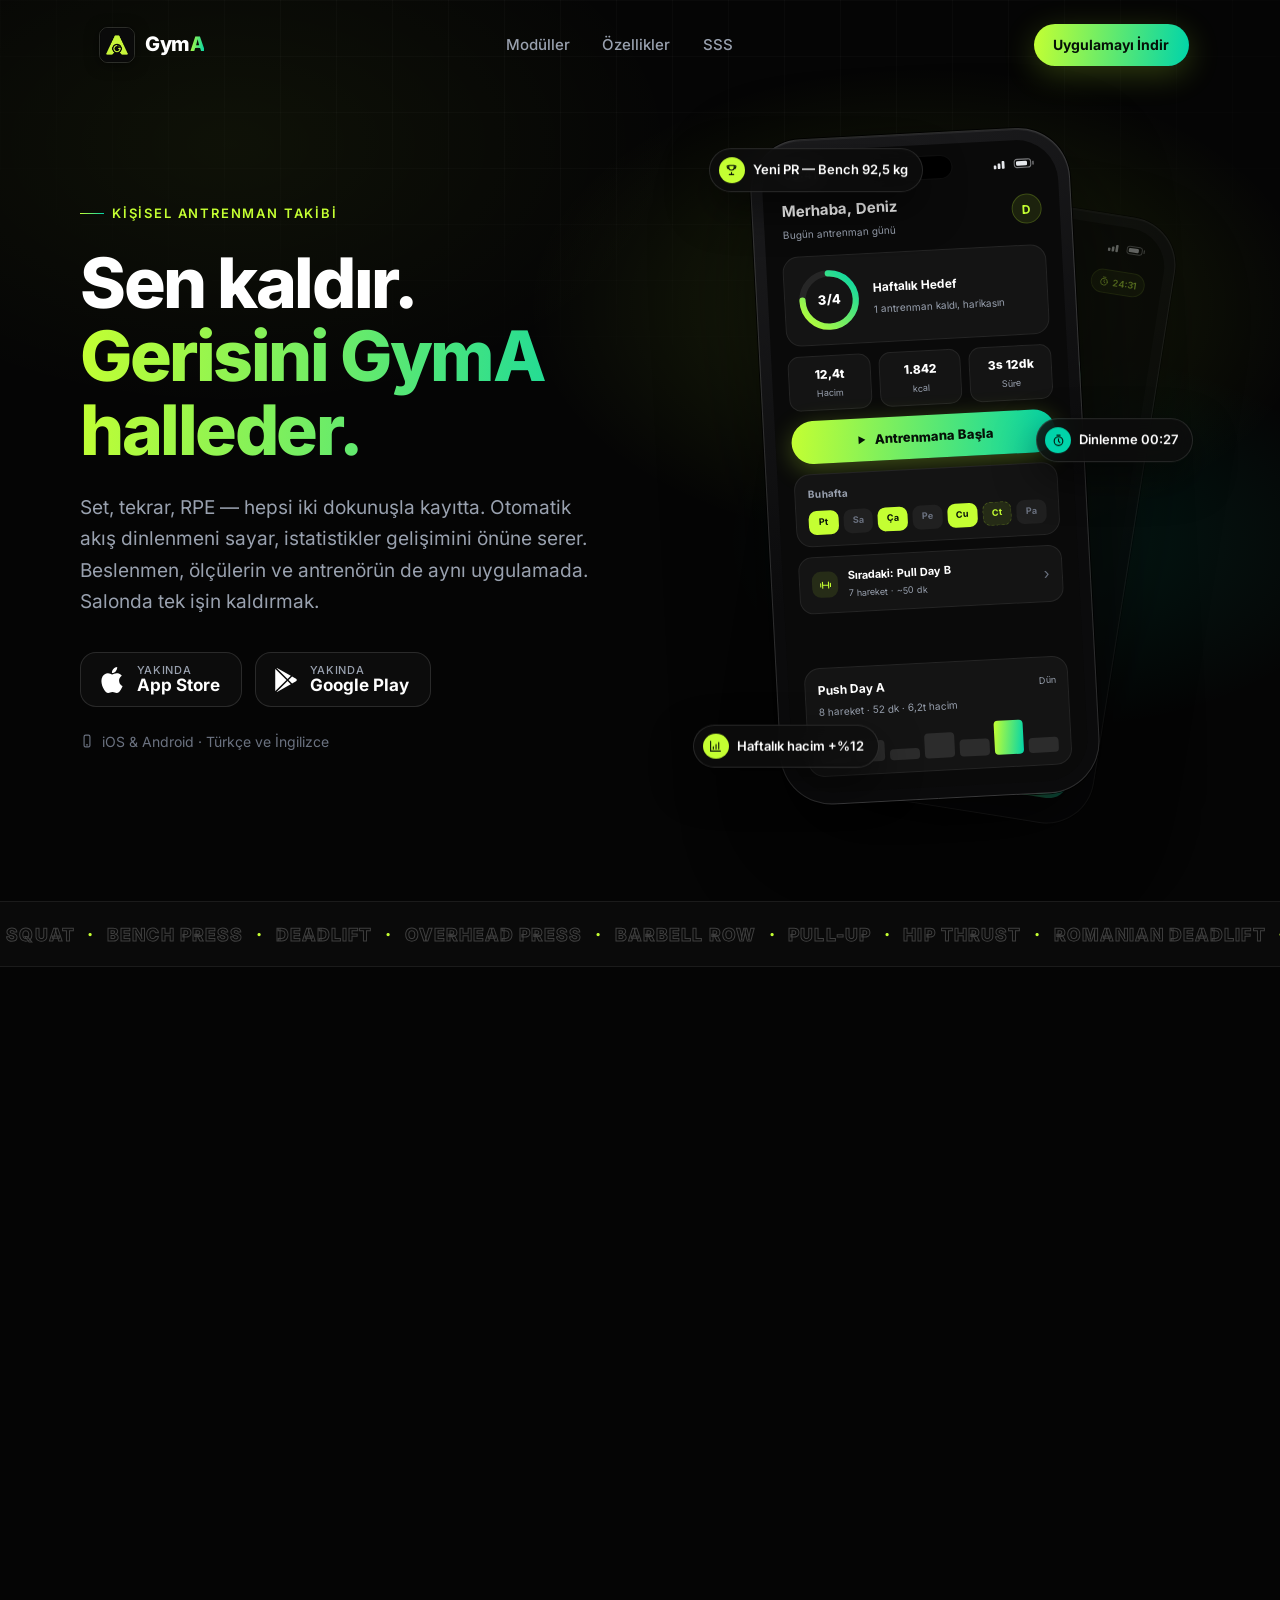
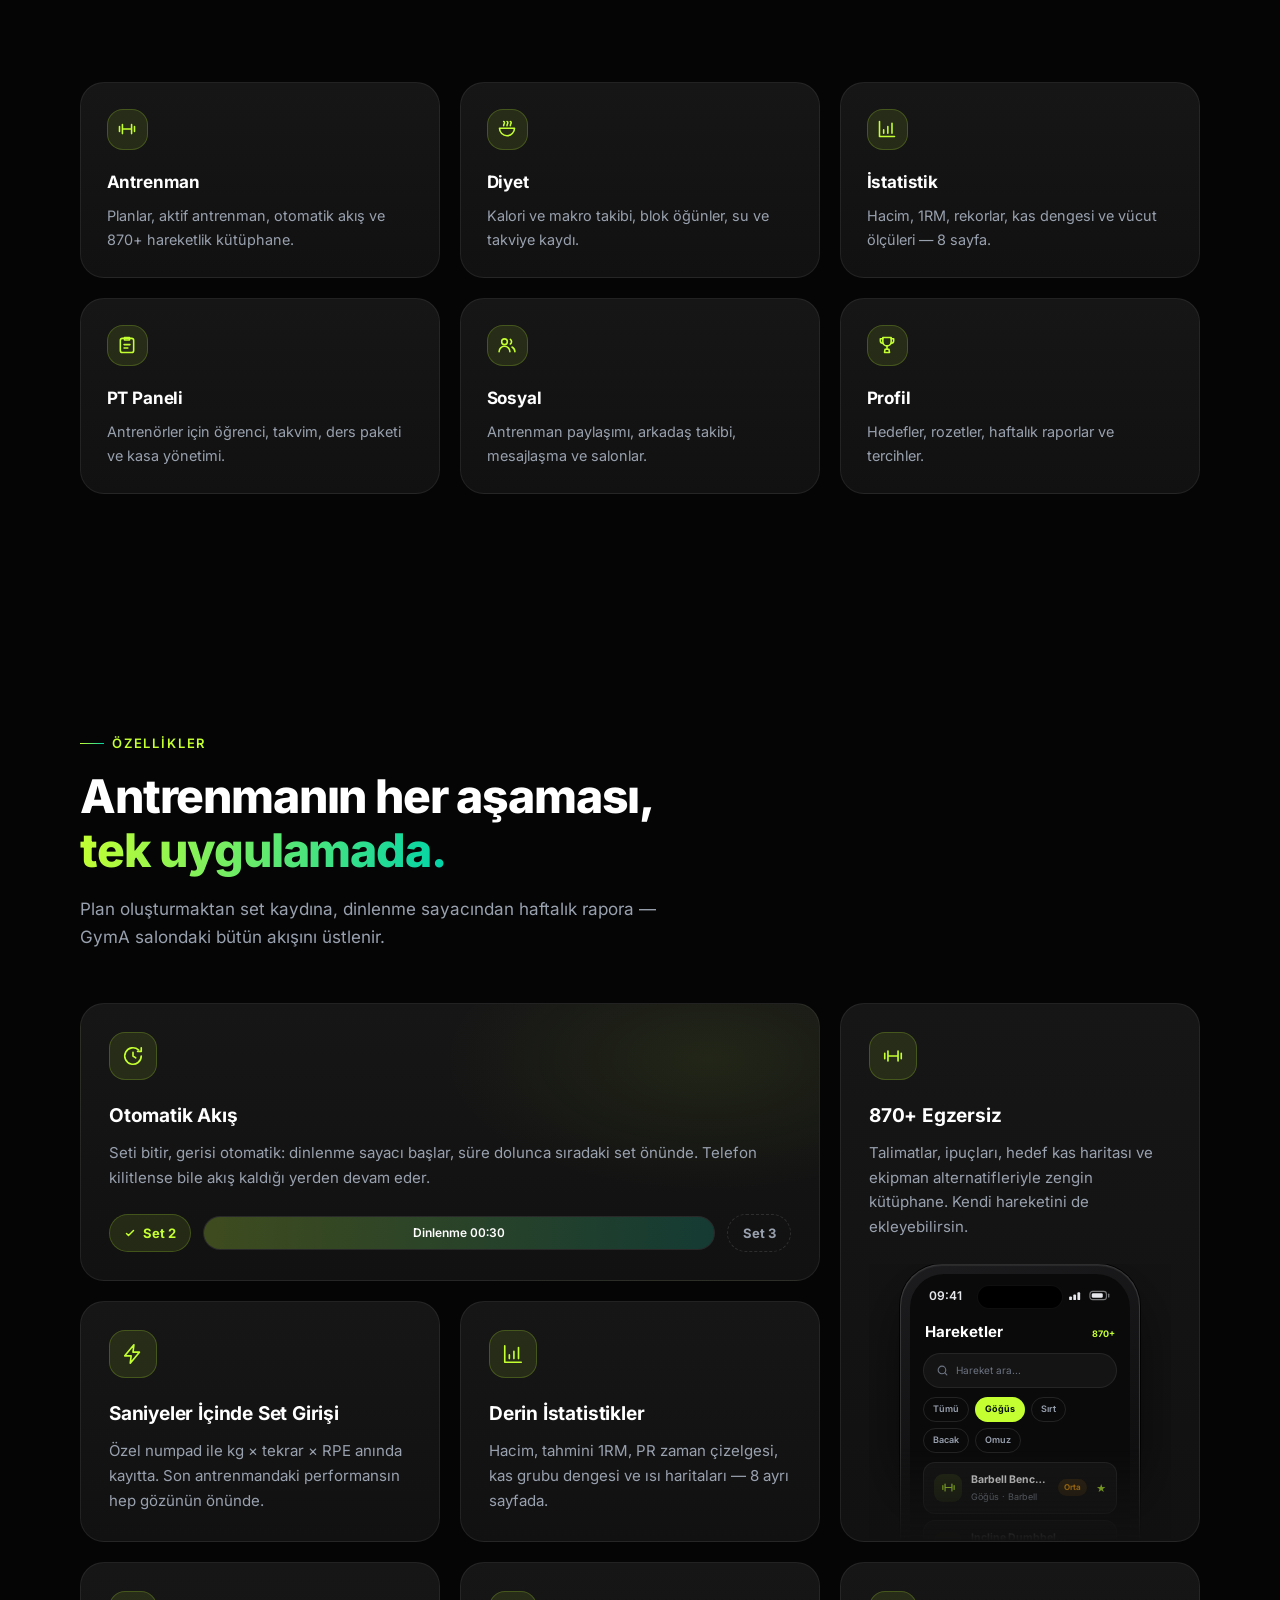
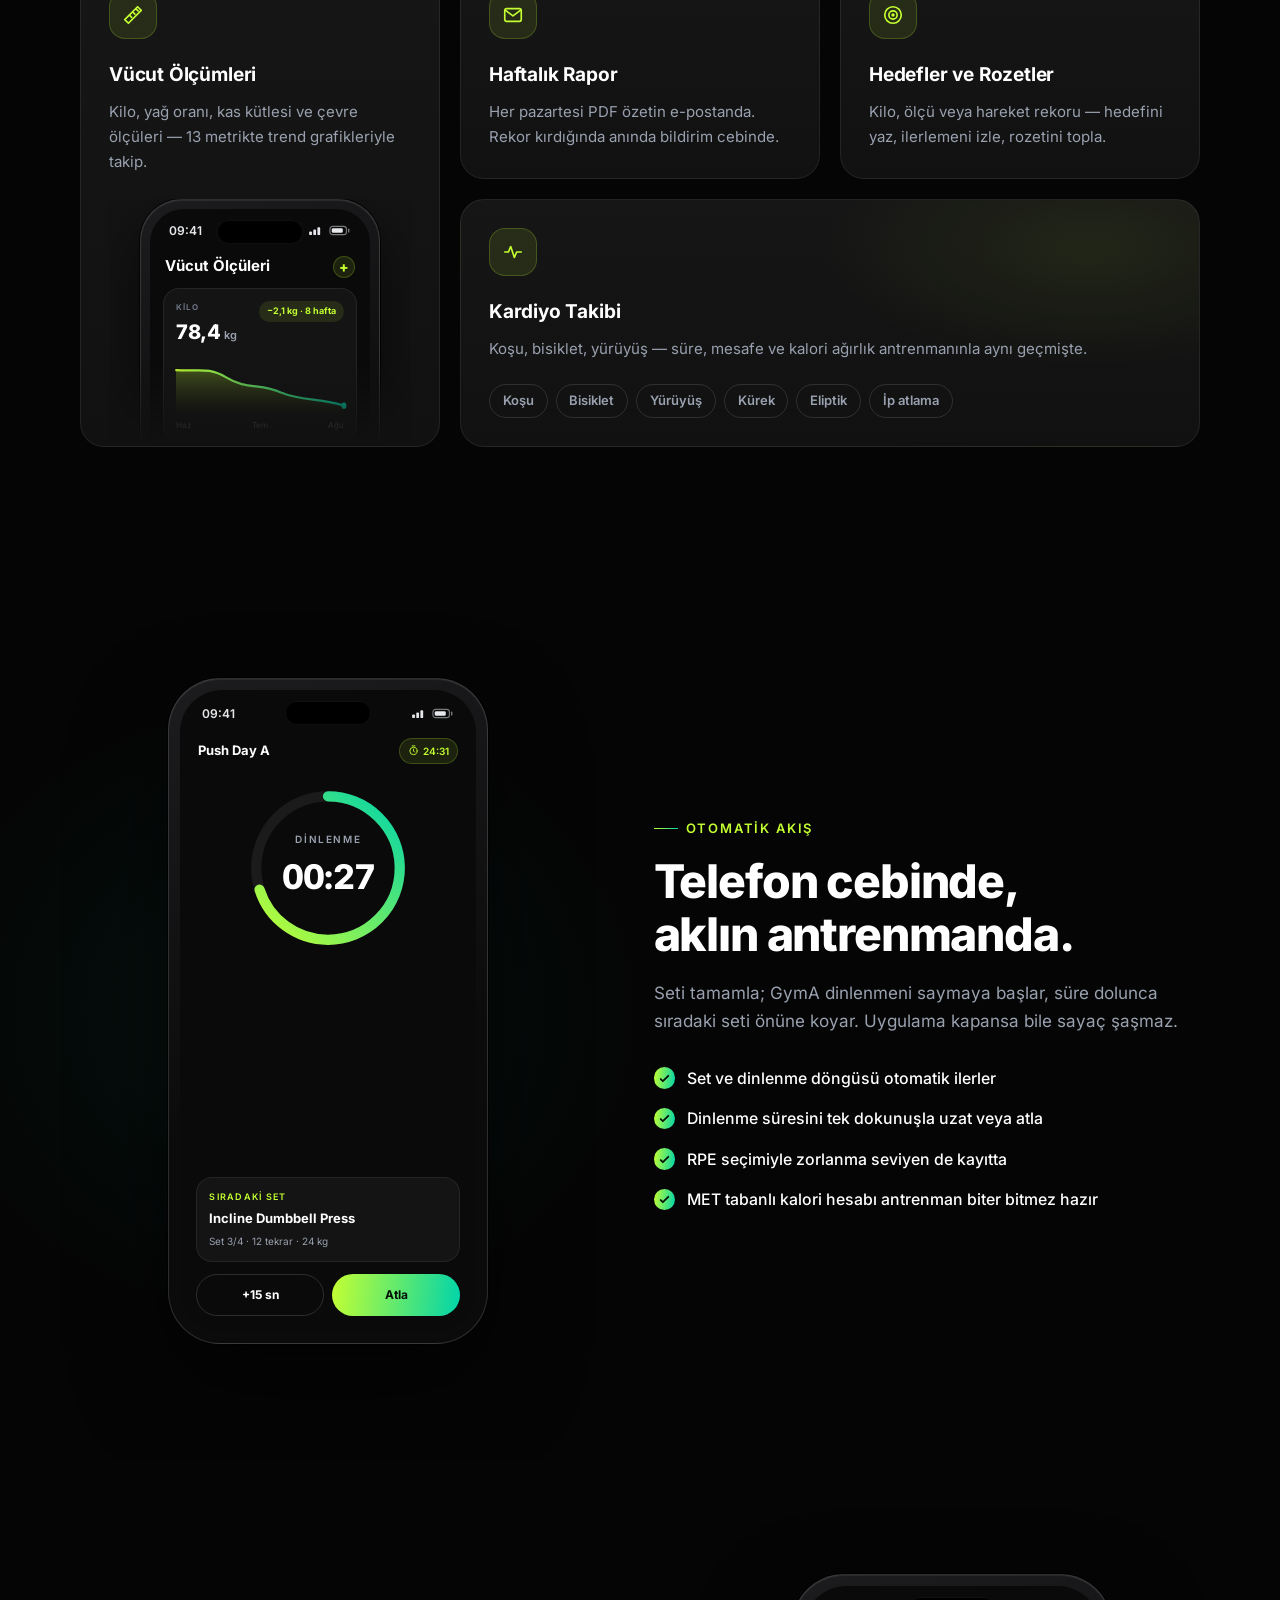
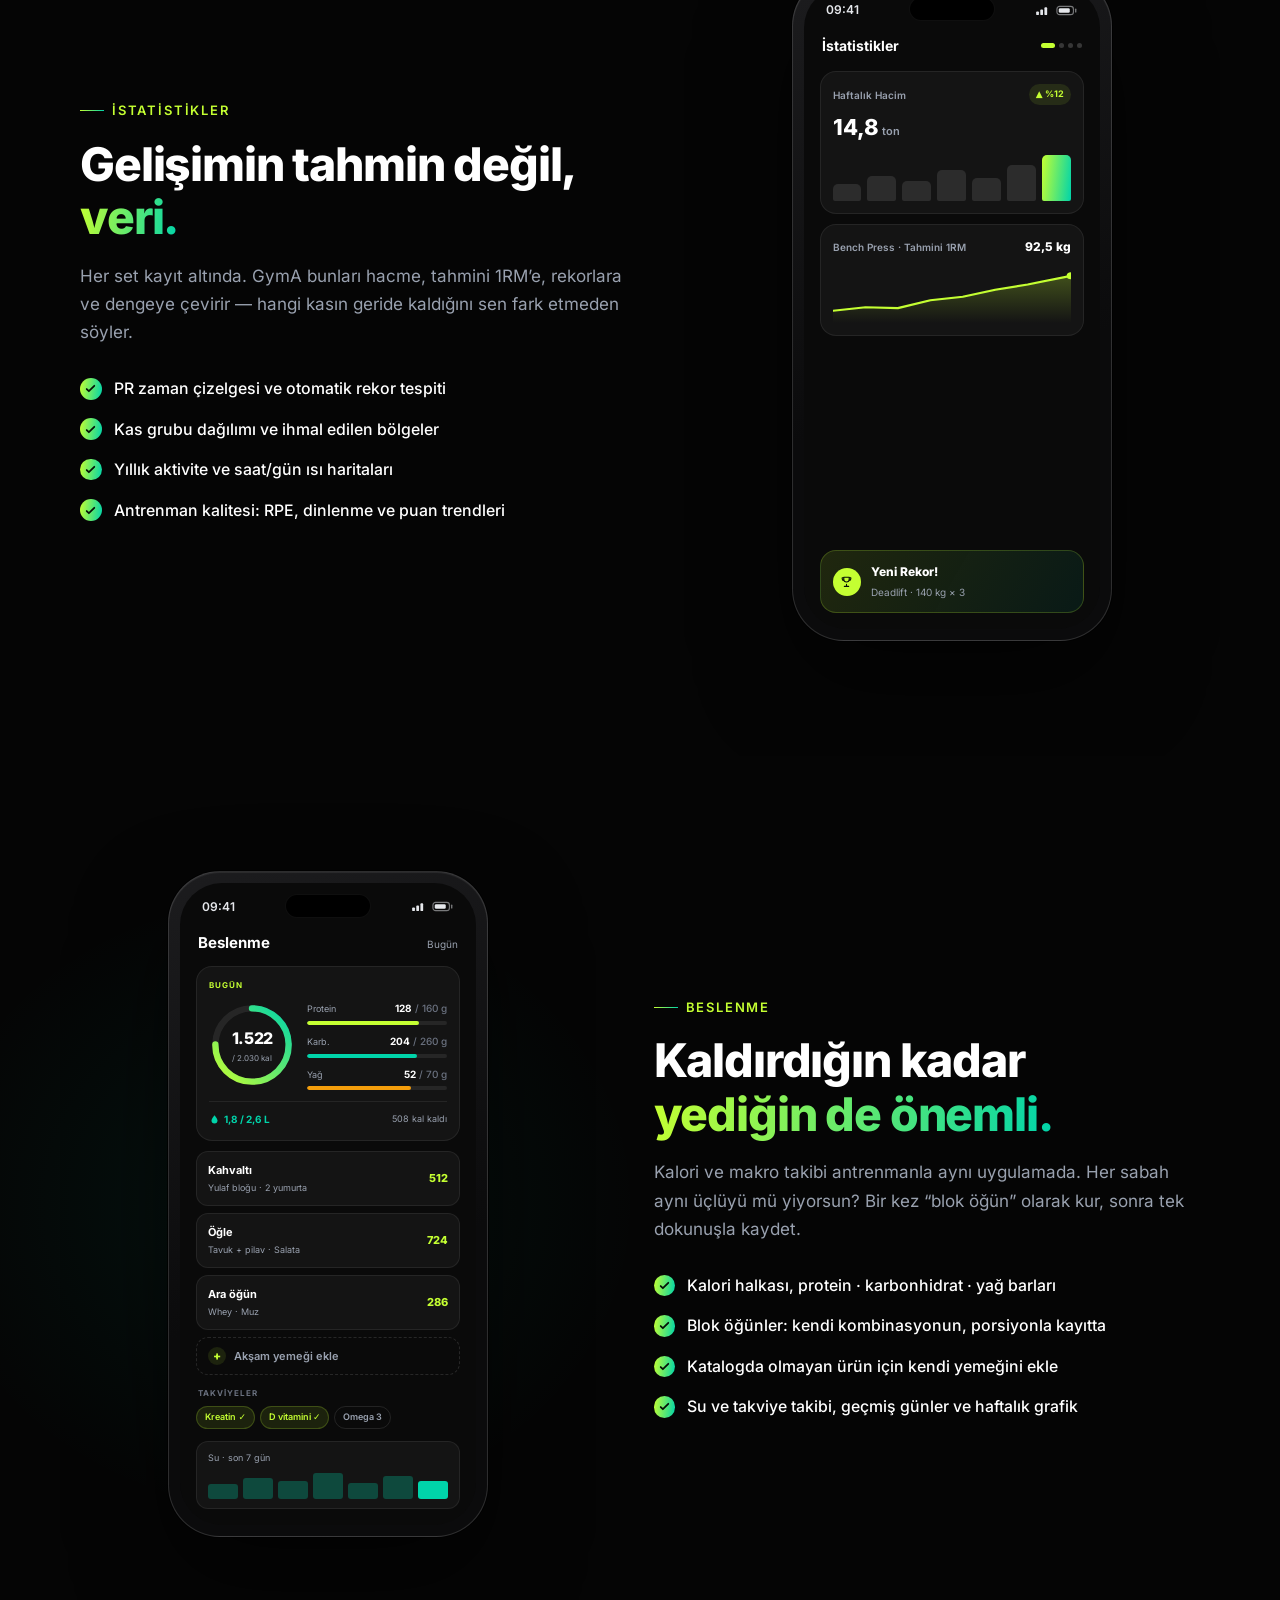
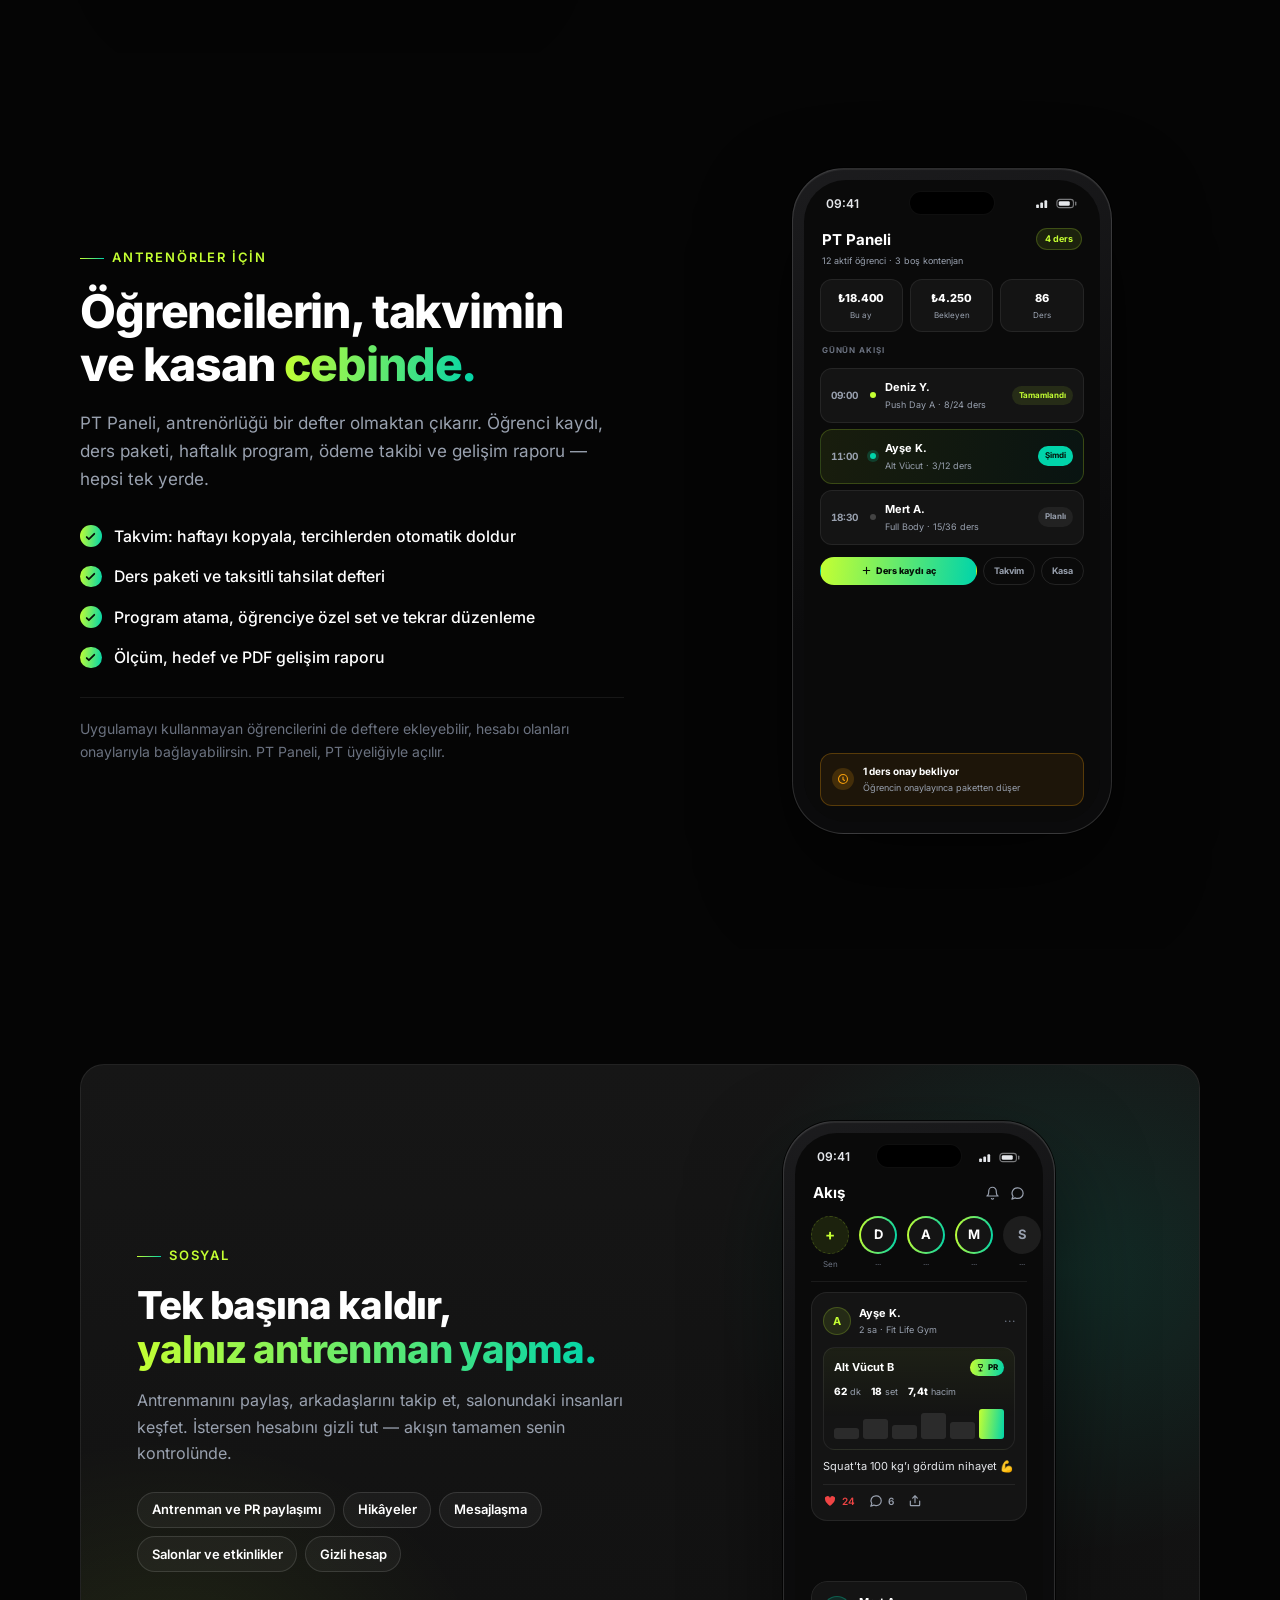
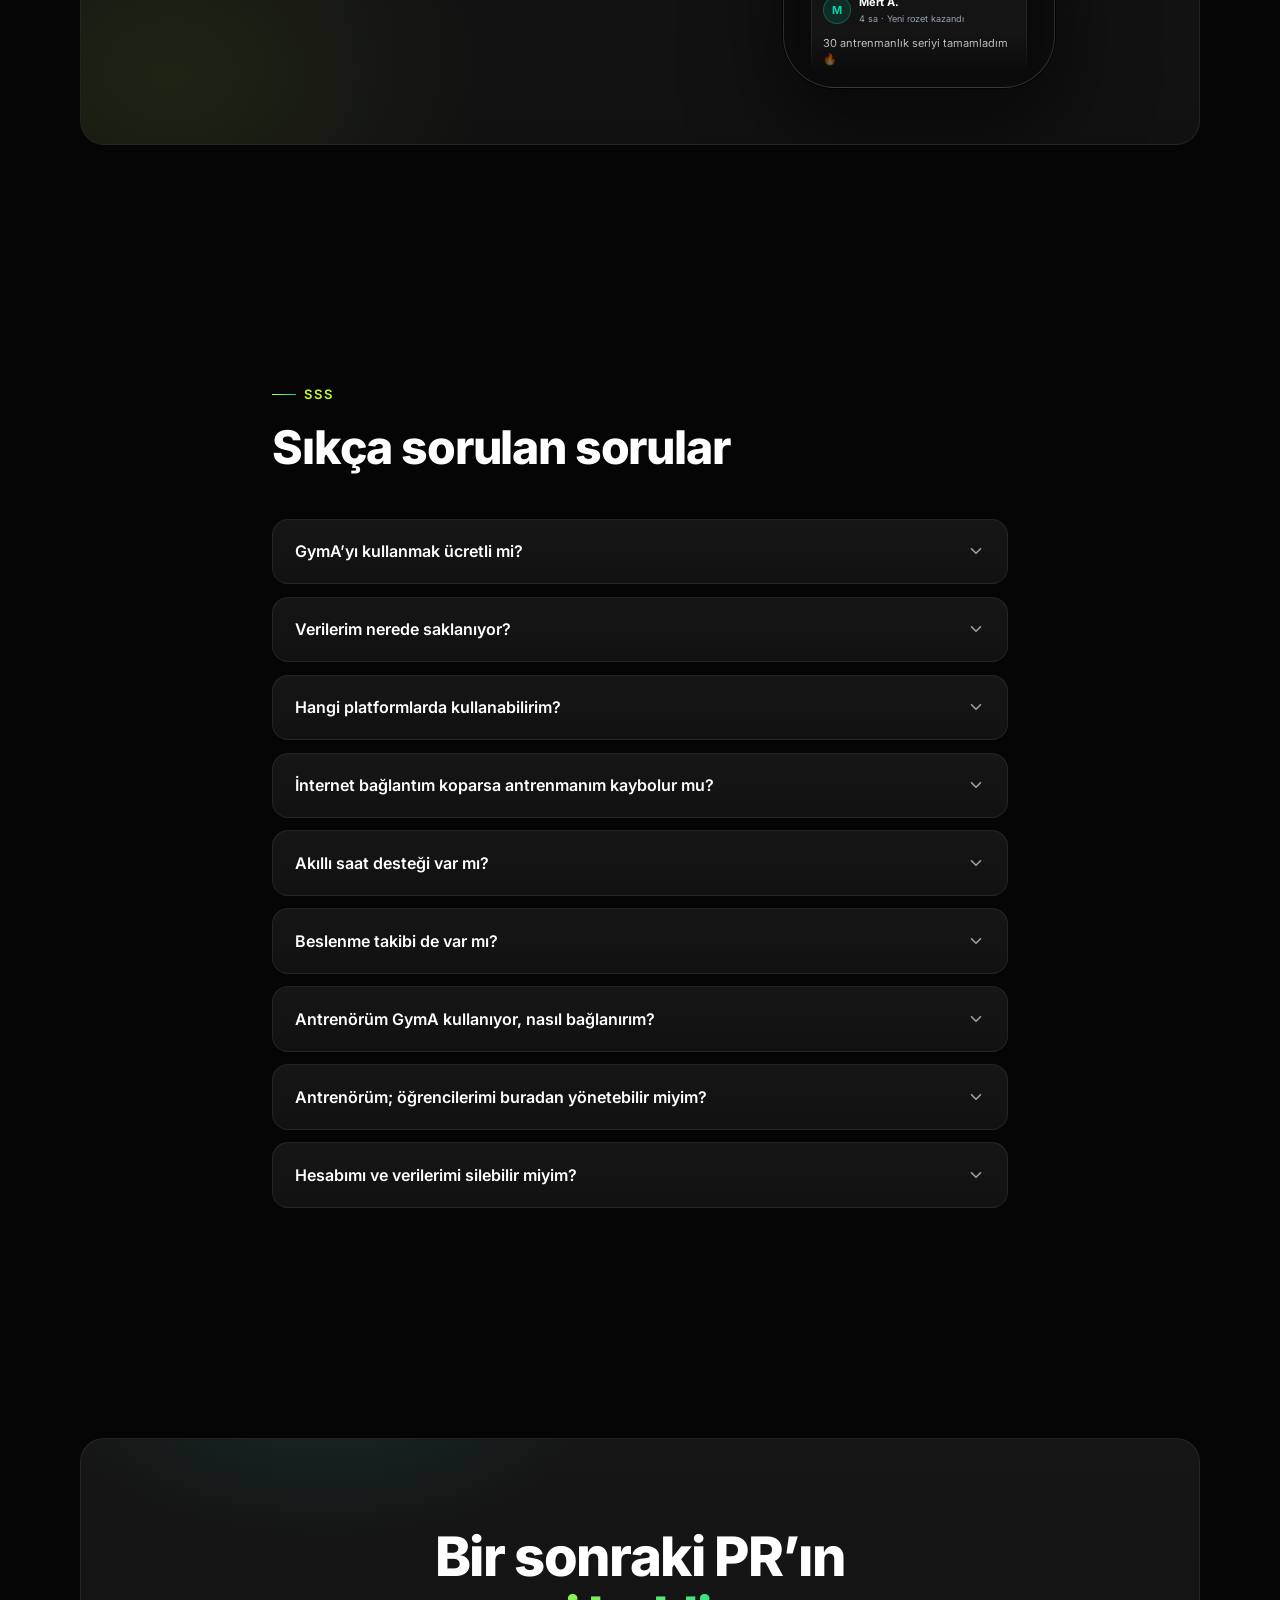
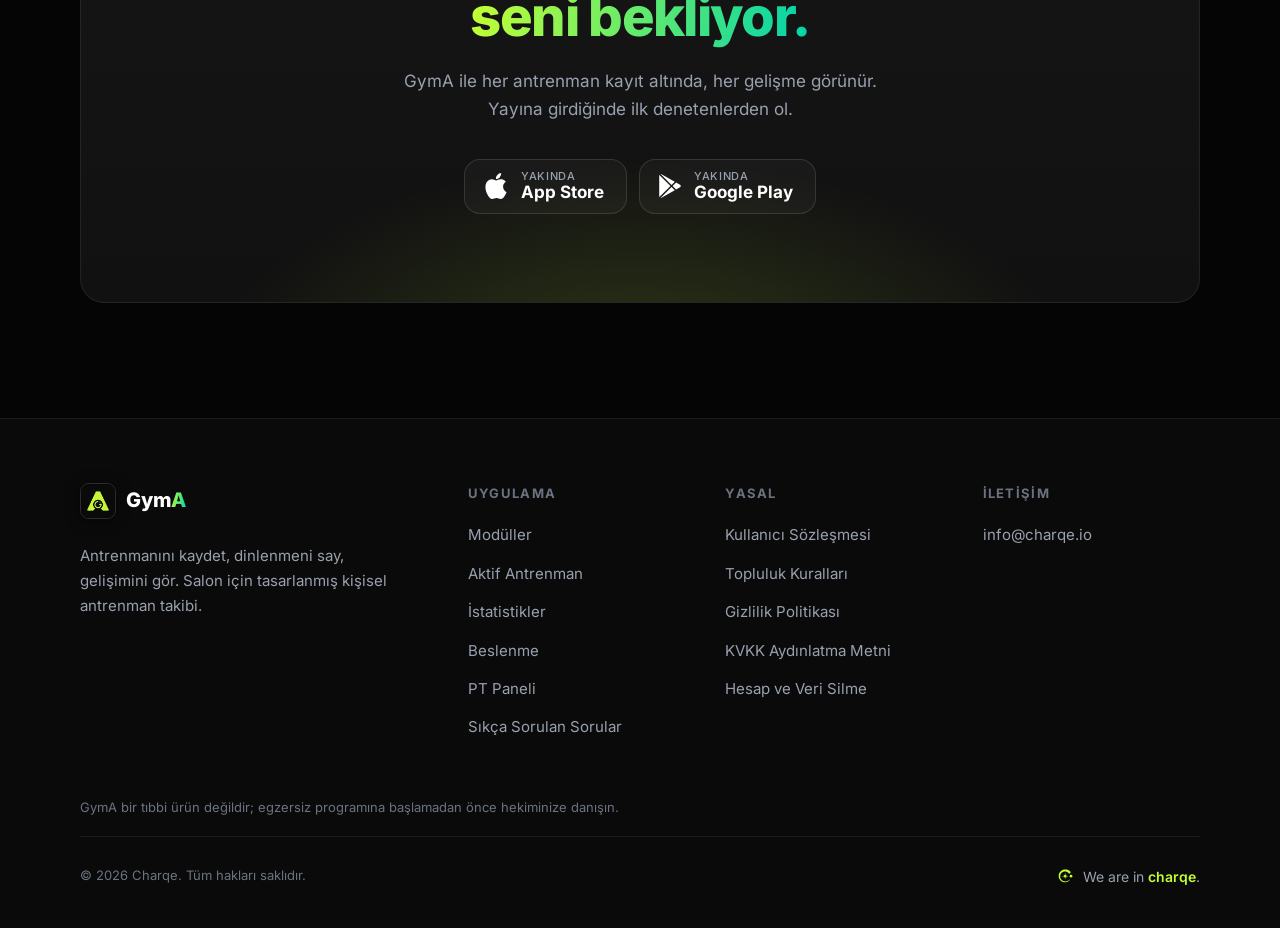
<file: index.html>
<!DOCTYPE html><html lang="tr"> <head><meta charset="utf-8"><meta name="viewport" content="width=device-width, initial-scale=1"><title>GymA — Antrenmanını Kaydet, Gelişimini Gör</title><meta name="description" content="GymA; antrenman, beslenme, istatistik, vücut ölçümü, antrenör paneli ve sosyal akışı tek uygulamada birleştiren fitness takip uygulaması. iOS ve Android için."><meta name="theme-color" content="#0A0A0A"><link rel="icon" type="image/png" href="/favicon.png"><link rel="apple-touch-icon" href="/icon.png"><meta property="og:type" content="website"><meta property="og:title" content="GymA — Antrenmanını Kaydet, Gelişimini Gör"><meta property="og:description" content="GymA; antrenman, beslenme, istatistik, vücut ölçümü, antrenör paneli ve sosyal akışı tek uygulamada birleştiren fitness takip uygulaması. iOS ve Android için."><meta property="og:image" content="https://gyma.charqe.io/icon.png"><meta property="og:locale" content="tr_TR"><meta name="twitter:card" content="summary"><script>
      // Reveal animasyonlari icin JS kapisi — script calismazsa icerik gorunur kalir.
      document.documentElement.classList.add('js');
      if (window.matchMedia('(prefers-reduced-motion: reduce)').matches) {
        document.documentElement.classList.add('reduced-motion');
      }
    </script><link rel="stylesheet" href="/_astro/account-deletion.ClmFzx1L.css">
<link rel="stylesheet" href="/_astro/index.DcJ8GGd5.css"></head> <body> <header class="nav-wrap" data-astro-cid-4lunwx2e> <nav class="nav container" aria-label="Ana gezinme" data-astro-cid-4lunwx2e> <a href="/" class="logo" aria-label="GymA ana sayfa" data-astro-cid-tvrurpns> <img class="logo-mark" src="/logo-icon.png" alt="" width="36" height="36" data-astro-cid-tvrurpns> <span class="logo-text" data-astro-cid-tvrurpns>Gym<span class="grad-text" data-astro-cid-tvrurpns>A</span></span> </a>  <ul class="nav-links" data-astro-cid-4lunwx2e> <li data-astro-cid-4lunwx2e><a href="/#moduller" class="nav-link" data-astro-cid-4lunwx2e>Modüller</a></li><li data-astro-cid-4lunwx2e><a href="/#ozellikler" class="nav-link" data-astro-cid-4lunwx2e>Özellikler</a></li><li data-astro-cid-4lunwx2e><a href="/#sss" class="nav-link" data-astro-cid-4lunwx2e>SSS</a></li> </ul> <div class="nav-actions" data-astro-cid-4lunwx2e> <a href="/#indir" class="btn btn-primary nav-cta" data-astro-cid-4lunwx2e>Uygulamayı İndir</a> <button type="button" class="menu-btn" aria-expanded="false" aria-controls="mobile-menu" aria-label="Menüyü aç" data-label-open="Menüyü aç" data-label-close="Menüyü kapat" data-astro-cid-4lunwx2e> <svg class="icon-open" viewBox="0 0 24 24" fill="none" stroke="currentColor" stroke-width="2" stroke-linecap="round" width="22" height="22" aria-hidden="true" data-astro-cid-4lunwx2e> <path d="M4 7h16M4 12h16M4 17h16" data-astro-cid-4lunwx2e></path> </svg> <svg class="icon-close" viewBox="0 0 24 24" fill="none" stroke="currentColor" stroke-width="2" stroke-linecap="round" width="22" height="22" aria-hidden="true" data-astro-cid-4lunwx2e> <path d="M6 6l12 12M18 6L6 18" data-astro-cid-4lunwx2e></path> </svg> </button> </div> </nav> <div class="mobile-menu" id="mobile-menu" hidden data-astro-cid-4lunwx2e> <ul data-astro-cid-4lunwx2e> <li data-astro-cid-4lunwx2e><a href="/#moduller" class="mobile-link" data-astro-cid-4lunwx2e>Modüller</a></li><li data-astro-cid-4lunwx2e><a href="/#ozellikler" class="mobile-link" data-astro-cid-4lunwx2e>Özellikler</a></li><li data-astro-cid-4lunwx2e><a href="/#sss" class="mobile-link" data-astro-cid-4lunwx2e>SSS</a></li> <li data-astro-cid-4lunwx2e><a href="/#indir" class="btn btn-primary mobile-cta" data-astro-cid-4lunwx2e>Uygulamayı İndir</a></li> </ul> </div> </header>  <script type="module">const r=document.querySelector(".nav-wrap"),e=document.querySelector(".menu-btn"),n=document.getElementById("mobile-menu"),l=()=>{r?.classList.toggle("scrolled",window.scrollY>12)};l();window.addEventListener("scroll",l,{passive:!0});const s=e?.dataset.labelOpen??"",o=e?.dataset.labelClose??"",a=()=>{e?.setAttribute("aria-expanded","false"),e?.setAttribute("aria-label",s),n?.setAttribute("hidden","")};e?.addEventListener("click",()=>{e.getAttribute("aria-expanded")==="true"?a():(e.setAttribute("aria-expanded","true"),e.setAttribute("aria-label",o),n?.removeAttribute("hidden"))});n?.querySelectorAll("a").forEach(t=>t.addEventListener("click",a));window.addEventListener("keydown",t=>{t.key==="Escape"&&a()});</script> <main>   <section class="hero" data-astro-cid-j7pv25f6> <div class="bg-grid" aria-hidden="true" data-astro-cid-j7pv25f6></div> <div class="hero-glow" aria-hidden="true" data-astro-cid-j7pv25f6></div> <div class="container hero-inner" data-astro-cid-j7pv25f6> <div class="hero-copy" data-astro-cid-j7pv25f6> <p class="eyebrow" data-reveal data-astro-cid-j7pv25f6>Kişisel antrenman takibi</p> <h1 class="hero-title" data-astro-cid-j7pv25f6> <span class="hero-line" data-reveal data-delay="0.05" data-astro-cid-j7pv25f6>Sen kaldır.</span> <span class="hero-line grad-text" data-reveal data-delay="0.12" data-astro-cid-j7pv25f6>Gerisini GymA halleder.</span> </h1> <p class="hero-lead" data-reveal data-delay="0.2" data-astro-cid-j7pv25f6>
Set, tekrar, RPE — hepsi iki dokunuşla kayıtta. Otomatik akış dinlenmeni sayar,
          istatistikler gelişimini önüne serer. Beslenmen, ölçülerin ve antrenörün de
          aynı uygulamada. Salonda tek işin kaldırmak.
</p> <div data-reveal data-delay="0.28" data-astro-cid-j7pv25f6> <div class="store-buttons" data-astro-cid-pcxf2bmp> <a class="store-btn" href="#indir" aria-label="App Store'dan indir" data-astro-cid-pcxf2bmp> <svg role="img" viewBox="0 0 24 24" width="26" height="26" fill="currentColor" aria-hidden="true" data-astro-cid-pcxf2bmp> <path d="M12.152 6.896c-.948 0-2.415-1.078-3.96-1.04-2.04.027-3.91 1.183-4.961 3.014-2.117 3.675-.546 9.103 1.519 12.09 1.013 1.454 2.208 3.09 3.792 3.039 1.52-.065 2.09-.987 3.935-.987 1.831 0 2.35.987 3.96.948 1.637-.026 2.676-1.48 3.676-2.948 1.156-1.688 1.636-3.325 1.662-3.415-.039-.013-3.182-1.221-3.22-4.857-.026-3.04 2.48-4.494 2.597-4.559-1.429-2.09-3.623-2.324-4.39-2.376-2-.156-3.675 1.09-4.61 1.09zM15.53 3.83c.843-1.012 1.4-2.427 1.245-3.83-1.207.052-2.662.805-3.532 1.818-.78.896-1.454 2.338-1.273 3.714 1.338.104 2.715-.688 3.559-1.701" data-astro-cid-pcxf2bmp></path> </svg> <span class="store-text" data-astro-cid-pcxf2bmp> <span class="store-small" data-astro-cid-pcxf2bmp>Yakında</span> <span class="store-big" data-astro-cid-pcxf2bmp>App Store</span> </span> </a> <a class="store-btn" href="#indir" aria-label="Google Play'den indir" data-astro-cid-pcxf2bmp> <svg role="img" viewBox="0 0 24 24" width="24" height="24" fill="currentColor" aria-hidden="true" data-astro-cid-pcxf2bmp> <path d="M22.018 13.298l-3.919 2.218-3.515-3.493 3.543-3.521 3.891 2.202a1.49 1.49 0 0 1 0 2.594zM1.337.924a1.486 1.486 0 0 0-.112.568v21.017c0 .217.045.419.124.6l11.155-11.087L1.337.924zm12.207 10.065l3.258-3.238L3.45.195a1.466 1.466 0 0 0-.946-.179l11.04 10.973zm0 2.067l-11 10.933c.298.036.612-.016.906-.183l13.324-7.54-3.23-3.21z" data-astro-cid-pcxf2bmp></path> </svg> <span class="store-text" data-astro-cid-pcxf2bmp> <span class="store-small" data-astro-cid-pcxf2bmp>Yakında</span> <span class="store-big" data-astro-cid-pcxf2bmp>Google Play</span> </span> </a> </div>  </div> <p class="hero-platforms" data-reveal data-delay="0.34" data-astro-cid-j7pv25f6> <svg viewBox="0 0 24 24" width="14" height="14" fill="none" stroke="currentColor" stroke-width="2" stroke-linecap="round" aria-hidden="true" data-astro-cid-j7pv25f6> <rect x="7" y="2" width="10" height="20" rx="2.5" data-astro-cid-j7pv25f6></rect> <path d="M11 18.5h2" data-astro-cid-j7pv25f6></path> </svg>
iOS &amp; Android · Türkçe ve İngilizce
</p> </div> <div class="hero-visual" data-reveal data-delay="0.15" data-astro-cid-j7pv25f6> <div class="phone-stack" data-astro-cid-j7pv25f6> <div class="phone-back" data-float="2" data-astro-cid-j7pv25f6> <div class="phone" role="img" aria-label="GymA otomatik akış ekranı: dinlenme sayacı ve sıradaki set" data-astro-cid-6zuj2xdd> <div class="phone-screen" aria-hidden="true" data-astro-cid-6zuj2xdd> <div class="phone-statusbar" data-astro-cid-6zuj2xdd> <span class="ps-time" data-astro-cid-6zuj2xdd>09:41</span> <span class="ps-icons" data-astro-cid-6zuj2xdd> <svg viewBox="0 0 16 12" width="15" height="11" fill="currentColor" data-astro-cid-6zuj2xdd> <rect x="0" y="7" width="3" height="4" rx="1" data-astro-cid-6zuj2xdd></rect> <rect x="4.5" y="5" width="3" height="6" rx="1" data-astro-cid-6zuj2xdd></rect> <rect x="9" y="2.5" width="3" height="8.5" rx="1" data-astro-cid-6zuj2xdd></rect> </svg> <svg viewBox="0 0 24 12" width="22" height="11" fill="none" stroke="currentColor" data-astro-cid-6zuj2xdd> <rect x="1" y="1.5" width="18" height="9" rx="3" stroke-width="1.2" opacity="0.5" data-astro-cid-6zuj2xdd></rect> <rect x="3" y="3.5" width="12" height="5" rx="1.5" fill="currentColor" stroke="none" data-astro-cid-6zuj2xdd></rect> <path d="M21.5 4.5v3" stroke-width="1.5" stroke-linecap="round" opacity="0.5" data-astro-cid-6zuj2xdd></path> </svg> </span> </div> <div class="phone-island" data-astro-cid-6zuj2xdd></div>  <div class="mock" aria-hidden="true" data-astro-cid-zemk72vm> <div class="wm-top" data-astro-cid-zemk72vm> <p class="wm-plan" data-astro-cid-zemk72vm>Push Day A</p> <span class="wm-timer" data-astro-cid-zemk72vm> <svg viewBox="0 0 24 24" width="11" height="11" fill="none" stroke="currentColor" stroke-width="2" stroke-linecap="round" data-astro-cid-zemk72vm> <circle cx="12" cy="13" r="8" data-astro-cid-zemk72vm></circle> <path d="M12 9v4l2.5 2.5M9 2h6" data-astro-cid-zemk72vm></path> </svg>
24:31
</span> </div> <div class="wm-ring-wrap" data-astro-cid-zemk72vm> <svg class="wm-ring" viewBox="0 0 160 160" width="164" height="164" data-astro-cid-zemk72vm> <circle cx="80" cy="80" r="70" fill="none" stroke="rgba(255,255,255,0.07)" stroke-width="10" data-astro-cid-zemk72vm></circle> <circle class="wm-ring-progress" cx="80" cy="80" r="70" fill="none" stroke="url(#restGrad)" stroke-width="10" stroke-linecap="round" stroke-dasharray="439.8" stroke-dashoffset="132" transform="rotate(-90 80 80)" data-astro-cid-zemk72vm></circle> <defs data-astro-cid-zemk72vm> <linearGradient id="restGrad" x1="0" y1="0" x2="1" y2="1" data-astro-cid-zemk72vm> <stop offset="0%" stop-color="#C4FF32" data-astro-cid-zemk72vm></stop> <stop offset="100%" stop-color="#00D4AA" data-astro-cid-zemk72vm></stop> </linearGradient> </defs> </svg> <div class="wm-ring-center" data-astro-cid-zemk72vm> <p class="wm-rest-label" data-astro-cid-zemk72vm>Dinlenme</p> <p class="wm-rest-time" data-astro-cid-zemk72vm>00:27</p> </div> </div> <div class="wm-next" data-astro-cid-zemk72vm> <p class="wm-next-label" data-astro-cid-zemk72vm>Sıradaki set</p> <p class="wm-next-name" data-astro-cid-zemk72vm>Incline Dumbbell Press</p> <p class="wm-next-meta" data-astro-cid-zemk72vm>Set 3/4 · 12 tekrar · 24 kg</p> </div> <div class="wm-actions" data-astro-cid-zemk72vm> <span class="wm-btn ghost" data-astro-cid-zemk72vm>+15 sn</span> <span class="wm-btn solid" data-astro-cid-zemk72vm>Atla</span> </div> </div>   </div> </div>  </div> <div class="phone-front" data-float="1" data-astro-cid-j7pv25f6> <div class="phone" role="img" aria-label="GymA anasayfa ekranı: haftalık hedef, istatistikler ve antrenman başlatma" data-astro-cid-6zuj2xdd> <div class="phone-screen" aria-hidden="true" data-astro-cid-6zuj2xdd> <div class="phone-statusbar" data-astro-cid-6zuj2xdd> <span class="ps-time" data-astro-cid-6zuj2xdd>09:41</span> <span class="ps-icons" data-astro-cid-6zuj2xdd> <svg viewBox="0 0 16 12" width="15" height="11" fill="currentColor" data-astro-cid-6zuj2xdd> <rect x="0" y="7" width="3" height="4" rx="1" data-astro-cid-6zuj2xdd></rect> <rect x="4.5" y="5" width="3" height="6" rx="1" data-astro-cid-6zuj2xdd></rect> <rect x="9" y="2.5" width="3" height="8.5" rx="1" data-astro-cid-6zuj2xdd></rect> </svg> <svg viewBox="0 0 24 12" width="22" height="11" fill="none" stroke="currentColor" data-astro-cid-6zuj2xdd> <rect x="1" y="1.5" width="18" height="9" rx="3" stroke-width="1.2" opacity="0.5" data-astro-cid-6zuj2xdd></rect> <rect x="3" y="3.5" width="12" height="5" rx="1.5" fill="currentColor" stroke="none" data-astro-cid-6zuj2xdd></rect> <path d="M21.5 4.5v3" stroke-width="1.5" stroke-linecap="round" opacity="0.5" data-astro-cid-6zuj2xdd></path> </svg> </span> </div> <div class="phone-island" data-astro-cid-6zuj2xdd></div>  <div class="mock" aria-hidden="true" data-astro-cid-23jzl2ej> <div class="mock-header" data-astro-cid-23jzl2ej> <div data-astro-cid-23jzl2ej> <p class="mh-hi" data-astro-cid-23jzl2ej>Merhaba, Deniz</p> <p class="mh-sub" data-astro-cid-23jzl2ej>Bugün antrenman günü</p> </div> <div class="mh-avatar" data-astro-cid-23jzl2ej>D</div> </div> <div class="goal-card" data-astro-cid-23jzl2ej> <div class="goal-ring" data-astro-cid-23jzl2ej> <svg viewBox="0 0 72 72" width="64" height="64" data-astro-cid-23jzl2ej> <circle cx="36" cy="36" r="30" fill="none" stroke="rgba(255,255,255,0.08)" stroke-width="7" data-astro-cid-23jzl2ej></circle> <circle cx="36" cy="36" r="30" fill="none" stroke="url(#goalGrad)" stroke-width="7" stroke-linecap="round" stroke-dasharray="188.5" stroke-dashoffset="47" transform="rotate(-90 36 36)" data-astro-cid-23jzl2ej></circle> <defs data-astro-cid-23jzl2ej> <linearGradient id="goalGrad" x1="0" y1="0" x2="1" y2="1" data-astro-cid-23jzl2ej> <stop offset="0%" stop-color="#C4FF32" data-astro-cid-23jzl2ej></stop> <stop offset="100%" stop-color="#00D4AA" data-astro-cid-23jzl2ej></stop> </linearGradient> </defs> </svg> <span class="goal-count" data-astro-cid-23jzl2ej>3/4</span> </div> <div data-astro-cid-23jzl2ej> <p class="goal-title" data-astro-cid-23jzl2ej>Haftalık Hedef</p> <p class="goal-sub" data-astro-cid-23jzl2ej>1 antrenman kaldı, harikasın</p> </div> </div> <div class="stat-row" data-astro-cid-23jzl2ej> <div class="stat-chip" data-astro-cid-23jzl2ej><span class="sc-val" data-astro-cid-23jzl2ej>12,4t</span><span class="sc-label" data-astro-cid-23jzl2ej>Hacim</span></div> <div class="stat-chip" data-astro-cid-23jzl2ej><span class="sc-val" data-astro-cid-23jzl2ej>1.842</span><span class="sc-label" data-astro-cid-23jzl2ej>kcal</span></div> <div class="stat-chip" data-astro-cid-23jzl2ej><span class="sc-val" data-astro-cid-23jzl2ej>3s 12dk</span><span class="sc-label" data-astro-cid-23jzl2ej>Süre</span></div> </div> <div class="start-btn" data-astro-cid-23jzl2ej> <svg viewBox="0 0 24 24" width="15" height="15" fill="currentColor" data-astro-cid-23jzl2ej><path d="M8 5.5v13l11-6.5z" data-astro-cid-23jzl2ej></path></svg>
Antrenmana Başla
</div> <div class="week-strip" data-astro-cid-23jzl2ej> <p class="ws-title" data-astro-cid-23jzl2ej>Bu hafta</p> <div class="ws-days" data-astro-cid-23jzl2ej> <span class="ws-day on" data-astro-cid-23jzl2ej>Pt</span> <span class="ws-day" data-astro-cid-23jzl2ej>Sa</span> <span class="ws-day on" data-astro-cid-23jzl2ej>Ça</span> <span class="ws-day" data-astro-cid-23jzl2ej>Pe</span> <span class="ws-day on" data-astro-cid-23jzl2ej>Cu</span> <span class="ws-day today" data-astro-cid-23jzl2ej>Ct</span> <span class="ws-day" data-astro-cid-23jzl2ej>Pa</span> </div> </div> <div class="next-card" data-astro-cid-23jzl2ej> <div class="nc-icon" data-astro-cid-23jzl2ej> <svg viewBox="0 0 24 24" width="13" height="13" fill="none" stroke="currentColor" stroke-width="2" stroke-linecap="round" data-astro-cid-23jzl2ej><path d="M6.5 6.5v11M17.5 6.5v11M3 9v6M21 9v6M6.5 12h11" data-astro-cid-23jzl2ej></path></svg> </div> <div class="nc-txt" data-astro-cid-23jzl2ej> <p class="nc-title" data-astro-cid-23jzl2ej>Sıradaki: Pull Day B</p> <p class="nc-meta" data-astro-cid-23jzl2ej>7 hareket · ~50 dk</p> </div> <span class="nc-chevron" data-astro-cid-23jzl2ej>›</span> </div> <div class="last-card" data-astro-cid-23jzl2ej> <div class="lc-row" data-astro-cid-23jzl2ej> <p class="lc-title" data-astro-cid-23jzl2ej>Push Day A</p> <span class="lc-when" data-astro-cid-23jzl2ej>Dün</span> </div> <p class="lc-meta" data-astro-cid-23jzl2ej>8 hareket · 52 dk · 6,2t hacim</p> <div class="lc-bar" data-astro-cid-23jzl2ej><span data-astro-cid-23jzl2ej></span><span data-astro-cid-23jzl2ej></span><span data-astro-cid-23jzl2ej></span><span data-astro-cid-23jzl2ej></span><span data-astro-cid-23jzl2ej></span><span class="hi" data-astro-cid-23jzl2ej></span><span data-astro-cid-23jzl2ej></span></div> </div> </div>   </div> </div>  </div> <div class="float-chip chip-pr" data-float="3" aria-hidden="true" data-astro-cid-j7pv25f6> <span class="chip-icon" data-astro-cid-j7pv25f6> <svg viewBox="0 0 24 24" width="13" height="13" fill="none" stroke="currentColor" stroke-width="2" stroke-linecap="round" stroke-linejoin="round" data-astro-cid-j7pv25f6> <path d="M8 21h8M12 17v4M7 4h10v4a5 5 0 0 1-10 0zM7 5H4v2a3 3 0 0 0 3 3M17 5h3v2a3 3 0 0 1-3 3" data-astro-cid-j7pv25f6></path> </svg> </span>
Yeni PR — Bench 92,5 kg
</div> <div class="float-chip chip-rest" data-float="4" aria-hidden="true" data-astro-cid-j7pv25f6> <span class="chip-icon chip-icon-teal" data-astro-cid-j7pv25f6> <svg viewBox="0 0 24 24" width="13" height="13" fill="none" stroke="currentColor" stroke-width="2" stroke-linecap="round" data-astro-cid-j7pv25f6> <circle cx="12" cy="13" r="8" data-astro-cid-j7pv25f6></circle> <path d="M12 9v4l2.5 2.5M9 2h6" data-astro-cid-j7pv25f6></path> </svg> </span>
Dinlenme 00:27
</div> <div class="float-chip chip-vol" data-float="5" aria-hidden="true" data-astro-cid-j7pv25f6> <span class="chip-icon" data-astro-cid-j7pv25f6> <svg viewBox="0 0 24 24" width="13" height="13" fill="none" stroke="currentColor" stroke-width="2" stroke-linecap="round" data-astro-cid-j7pv25f6> <path d="M3 3v18h18M8 17v-4M13 17V9M18 17V5" data-astro-cid-j7pv25f6></path> </svg> </span>
Haftalık hacim +%12
</div> </div> </div> </div> </section>  <div class="marquee" aria-hidden="true" data-astro-cid-j7pv25f6> <div class="marquee-track" data-astro-cid-j7pv25f6> <div class="marquee-group" data-astro-cid-j7pv25f6> <span class="marquee-item" data-astro-cid-j7pv25f6>SQUAT<span class="marquee-dot" data-astro-cid-j7pv25f6>·</span></span><span class="marquee-item" data-astro-cid-j7pv25f6>BENCH PRESS<span class="marquee-dot" data-astro-cid-j7pv25f6>·</span></span><span class="marquee-item" data-astro-cid-j7pv25f6>DEADLIFT<span class="marquee-dot" data-astro-cid-j7pv25f6>·</span></span><span class="marquee-item" data-astro-cid-j7pv25f6>OVERHEAD PRESS<span class="marquee-dot" data-astro-cid-j7pv25f6>·</span></span><span class="marquee-item" data-astro-cid-j7pv25f6>BARBELL ROW<span class="marquee-dot" data-astro-cid-j7pv25f6>·</span></span><span class="marquee-item" data-astro-cid-j7pv25f6>PULL-UP<span class="marquee-dot" data-astro-cid-j7pv25f6>·</span></span><span class="marquee-item" data-astro-cid-j7pv25f6>HIP THRUST<span class="marquee-dot" data-astro-cid-j7pv25f6>·</span></span><span class="marquee-item" data-astro-cid-j7pv25f6>ROMANIAN DEADLIFT<span class="marquee-dot" data-astro-cid-j7pv25f6>·</span></span><span class="marquee-item" data-astro-cid-j7pv25f6>LAT PULLDOWN<span class="marquee-dot" data-astro-cid-j7pv25f6>·</span></span><span class="marquee-item" data-astro-cid-j7pv25f6>BULGARIAN SPLIT SQUAT<span class="marquee-dot" data-astro-cid-j7pv25f6>·</span></span> </div><div class="marquee-group" data-astro-cid-j7pv25f6> <span class="marquee-item" data-astro-cid-j7pv25f6>SQUAT<span class="marquee-dot" data-astro-cid-j7pv25f6>·</span></span><span class="marquee-item" data-astro-cid-j7pv25f6>BENCH PRESS<span class="marquee-dot" data-astro-cid-j7pv25f6>·</span></span><span class="marquee-item" data-astro-cid-j7pv25f6>DEADLIFT<span class="marquee-dot" data-astro-cid-j7pv25f6>·</span></span><span class="marquee-item" data-astro-cid-j7pv25f6>OVERHEAD PRESS<span class="marquee-dot" data-astro-cid-j7pv25f6>·</span></span><span class="marquee-item" data-astro-cid-j7pv25f6>BARBELL ROW<span class="marquee-dot" data-astro-cid-j7pv25f6>·</span></span><span class="marquee-item" data-astro-cid-j7pv25f6>PULL-UP<span class="marquee-dot" data-astro-cid-j7pv25f6>·</span></span><span class="marquee-item" data-astro-cid-j7pv25f6>HIP THRUST<span class="marquee-dot" data-astro-cid-j7pv25f6>·</span></span><span class="marquee-item" data-astro-cid-j7pv25f6>ROMANIAN DEADLIFT<span class="marquee-dot" data-astro-cid-j7pv25f6>·</span></span><span class="marquee-item" data-astro-cid-j7pv25f6>LAT PULLDOWN<span class="marquee-dot" data-astro-cid-j7pv25f6>·</span></span><span class="marquee-item" data-astro-cid-j7pv25f6>BULGARIAN SPLIT SQUAT<span class="marquee-dot" data-astro-cid-j7pv25f6>·</span></span> </div> </div> </div>  <section class="section stats-band" data-astro-cid-j7pv25f6> <div class="container" data-astro-cid-j7pv25f6> <dl class="stats-grid" data-astro-cid-j7pv25f6> <div class="stat" data-reveal data-astro-cid-j7pv25f6> <dt data-astro-cid-j7pv25f6>Egzersiz kütüphanesi</dt> <dd data-astro-cid-j7pv25f6><span data-count data-astro-cid-j7pv25f6>870</span>+</dd> </div> <div class="stat" data-reveal data-delay="0.08" data-astro-cid-j7pv25f6> <dt data-astro-cid-j7pv25f6>Uygulama modülü</dt> <dd data-astro-cid-j7pv25f6><span data-count data-astro-cid-j7pv25f6>6</span></dd> </div> <div class="stat" data-reveal data-delay="0.16" data-astro-cid-j7pv25f6> <dt data-astro-cid-j7pv25f6>İstatistik sayfası</dt> <dd data-astro-cid-j7pv25f6><span data-count data-astro-cid-j7pv25f6>8</span></dd> </div> <div class="stat" data-reveal data-delay="0.24" data-astro-cid-j7pv25f6> <dt data-astro-cid-j7pv25f6>Vücut ölçüm metriği</dt> <dd data-astro-cid-j7pv25f6><span data-count data-astro-cid-j7pv25f6>13</span></dd> </div> </dl> </div> </section>  <section class="section modules-section" id="moduller" data-astro-cid-j7pv25f6> <div class="container" data-astro-cid-j7pv25f6> <p class="eyebrow" data-reveal data-astro-cid-j7pv25f6>Modüller</p> <h2 class="section-title" data-reveal data-delay="0.06" data-astro-cid-j7pv25f6>
Altı modül,<br data-astro-cid-j7pv25f6><span class="grad-text" data-astro-cid-j7pv25f6>tek uygulama.</span> </h2> <p class="section-lead" data-reveal data-delay="0.12" data-astro-cid-j7pv25f6>
Antrenmanını yazdığın, beslenmeni tuttuğun, gelişimini okuduğun ve antrenörünle
        çalıştığın yer aynı: GymA. Alt menüdeki her sekme başlı başına bir uygulama.
</p> <ul class="modules-grid" data-astro-cid-j7pv25f6> <li class="card module" data-reveal data-delay="0" data-astro-cid-j7pv25f6> <span class="module-icon" aria-hidden="true" data-astro-cid-j7pv25f6> <svg viewBox="0 0 24 24" width="20" height="20" fill="none" stroke="currentColor" stroke-width="1.9" stroke-linecap="round" stroke-linejoin="round" data-astro-cid-j7pv25f6> <path d="M6.5 6.5v11M17.5 6.5v11M3 9v6M21 9v6M6.5 12h11" data-astro-cid-j7pv25f6></path> </svg>      </span> <h3 data-astro-cid-j7pv25f6>Antrenman</h3> <p data-astro-cid-j7pv25f6>Planlar, aktif antrenman, otomatik akış ve 870+ hareketlik kütüphane.</p> </li><li class="card module" data-reveal data-delay="0.06" data-astro-cid-j7pv25f6> <span class="module-icon" aria-hidden="true" data-astro-cid-j7pv25f6>  <svg viewBox="0 0 24 24" width="20" height="20" fill="none" stroke="currentColor" stroke-width="1.9" stroke-linecap="round" stroke-linejoin="round" data-astro-cid-j7pv25f6> <path d="M3 11h18a9 9 0 0 1-9 9 9 9 0 0 1-9-9z" data-astro-cid-j7pv25f6></path> <path d="M8 8c0-2 1-2 1-3.5S8 3 8 3M12 8c0-2 1-2 1-3.5S12 3 12 3M16 8c0-2 1-2 1-3.5S16 3 16 3" data-astro-cid-j7pv25f6></path> </svg>     </span> <h3 data-astro-cid-j7pv25f6>Diyet</h3> <p data-astro-cid-j7pv25f6>Kalori ve makro takibi, blok öğünler, su ve takviye kaydı.</p> </li><li class="card module" data-reveal data-delay="0.12" data-astro-cid-j7pv25f6> <span class="module-icon" aria-hidden="true" data-astro-cid-j7pv25f6>   <svg viewBox="0 0 24 24" width="20" height="20" fill="none" stroke="currentColor" stroke-width="1.9" stroke-linecap="round" stroke-linejoin="round" data-astro-cid-j7pv25f6> <path d="M3 3v18h18M8 17v-4M13 17V9M18 17V5" data-astro-cid-j7pv25f6></path> </svg>    </span> <h3 data-astro-cid-j7pv25f6>İstatistik</h3> <p data-astro-cid-j7pv25f6>Hacim, 1RM, rekorlar, kas dengesi ve vücut ölçüleri — 8 sayfa.</p> </li><li class="card module" data-reveal data-delay="0.18" data-astro-cid-j7pv25f6> <span class="module-icon" aria-hidden="true" data-astro-cid-j7pv25f6>    <svg viewBox="0 0 24 24" width="20" height="20" fill="none" stroke="currentColor" stroke-width="1.9" stroke-linecap="round" stroke-linejoin="round" data-astro-cid-j7pv25f6> <rect x="4" y="4" width="16" height="17" rx="2.5" data-astro-cid-j7pv25f6></rect> <path d="M9 3h6v3H9z" data-astro-cid-j7pv25f6></path> <path d="M8.5 11.5h7M8.5 15.5h4.5" data-astro-cid-j7pv25f6></path> </svg>   </span> <h3 data-astro-cid-j7pv25f6>PT Paneli</h3> <p data-astro-cid-j7pv25f6>Antrenörler için öğrenci, takvim, ders paketi ve kasa yönetimi.</p> </li><li class="card module" data-reveal data-delay="0.24" data-astro-cid-j7pv25f6> <span class="module-icon" aria-hidden="true" data-astro-cid-j7pv25f6>     <svg viewBox="0 0 24 24" width="20" height="20" fill="none" stroke="currentColor" stroke-width="1.9" stroke-linecap="round" stroke-linejoin="round" data-astro-cid-j7pv25f6> <circle cx="9" cy="8" r="3.4" data-astro-cid-j7pv25f6></circle> <path d="M2.5 20a6.5 6.5 0 0 1 13 0" data-astro-cid-j7pv25f6></path> <path d="M16 5.2a3.4 3.4 0 0 1 0 5.6M18 14.4a6.5 6.5 0 0 1 3.5 5.6" data-astro-cid-j7pv25f6></path> </svg>  </span> <h3 data-astro-cid-j7pv25f6>Sosyal</h3> <p data-astro-cid-j7pv25f6>Antrenman paylaşımı, arkadaş takibi, mesajlaşma ve salonlar.</p> </li><li class="card module" data-reveal data-delay="0.3" data-astro-cid-j7pv25f6> <span class="module-icon" aria-hidden="true" data-astro-cid-j7pv25f6>      <svg viewBox="0 0 24 24" width="20" height="20" fill="none" stroke="currentColor" stroke-width="1.9" stroke-linecap="round" stroke-linejoin="round" data-astro-cid-j7pv25f6> <path d="M7 3h10v5a5 5 0 0 1-10 0z" data-astro-cid-j7pv25f6></path> <path d="M7 4.5H4V7a3 3 0 0 0 3 3M17 4.5h3V7a3 3 0 0 1-3 3" data-astro-cid-j7pv25f6></path> <path d="M12 13v4M9 21h6l-.7-4h-4.6z" data-astro-cid-j7pv25f6></path> </svg> </span> <h3 data-astro-cid-j7pv25f6>Profil</h3> <p data-astro-cid-j7pv25f6>Hedefler, rozetler, haftalık raporlar ve tercihler.</p> </li> </ul> </div> </section>  <section class="section" id="ozellikler" data-astro-cid-j7pv25f6> <div class="container" data-astro-cid-j7pv25f6> <p class="eyebrow" data-reveal data-astro-cid-j7pv25f6>Özellikler</p> <h2 class="section-title" data-reveal data-delay="0.06" data-astro-cid-j7pv25f6>
Antrenmanın her aşaması,<br data-astro-cid-j7pv25f6><span class="grad-text" data-astro-cid-j7pv25f6>tek uygulamada.</span> </h2> <p class="section-lead" data-reveal data-delay="0.12" data-astro-cid-j7pv25f6>
Plan oluşturmaktan set kaydına, dinlenme sayacından haftalık rapora — GymA salondaki bütün akışını üstlenir.
</p> <div class="features-grid" data-astro-cid-j7pv25f6> <article class="card feature feature-wide f-flow" data-reveal data-astro-cid-j7pv25f6> <div class="feature-icon" aria-hidden="true" data-astro-cid-j7pv25f6> <svg viewBox="0 0 24 24" width="22" height="22" fill="none" stroke="currentColor" stroke-width="1.8" stroke-linecap="round" stroke-linejoin="round" data-astro-cid-j7pv25f6> <path d="M21 12a9 9 0 1 1-3-6.7" data-astro-cid-j7pv25f6></path> <path d="M21 3v4h-4" data-astro-cid-j7pv25f6></path> <path d="M12 8v4l3 2" data-astro-cid-j7pv25f6></path> </svg> </div> <h3 data-astro-cid-j7pv25f6>Otomatik Akış</h3> <p data-astro-cid-j7pv25f6>
Seti bitir, gerisi otomatik: dinlenme sayacı başlar, süre dolunca sıradaki set önünde.
            Telefon kilitlense bile akış kaldığı yerden devam eder.
</p> <div class="flow-demo" aria-hidden="true" data-astro-cid-j7pv25f6> <span class="flow-step done" data-astro-cid-j7pv25f6> <svg viewBox="0 0 24 24" width="12" height="12" fill="none" stroke="currentColor" stroke-width="3" stroke-linecap="round" stroke-linejoin="round" data-astro-cid-j7pv25f6><path d="M5 13l4 4L19 7" data-astro-cid-j7pv25f6></path></svg>
Set 2
</span> <span class="flow-rest" data-astro-cid-j7pv25f6> <span class="flow-rest-fill" data-astro-cid-j7pv25f6></span> <span class="flow-rest-label" data-astro-cid-j7pv25f6>Dinlenme 00:30</span> </span> <span class="flow-step next" data-astro-cid-j7pv25f6>Set 3</span> </div> </article> <article class="card feature f-setinput" data-reveal data-delay="0.07" data-astro-cid-j7pv25f6> <div class="feature-icon" aria-hidden="true" data-astro-cid-j7pv25f6> <svg viewBox="0 0 24 24" width="22" height="22" fill="none" stroke="currentColor" stroke-width="1.8" stroke-linecap="round" stroke-linejoin="round" data-astro-cid-j7pv25f6> <path d="M13 2 3 14h7l-1 8 10-12h-7l1-8z" data-astro-cid-j7pv25f6></path> </svg> </div> <h3 data-astro-cid-j7pv25f6>Saniyeler İçinde Set Girişi</h3> <p data-astro-cid-j7pv25f6>Özel numpad ile kg × tekrar × RPE anında kayıtta. Son antrenmandaki performansın hep gözünün önünde.</p> </article> <article class="card feature feature-screen fs-library" data-reveal data-delay="0.14" data-astro-cid-j7pv25f6> <div class="fs-head" data-astro-cid-j7pv25f6> <div class="feature-icon" aria-hidden="true" data-astro-cid-j7pv25f6> <svg viewBox="0 0 24 24" width="22" height="22" fill="none" stroke="currentColor" stroke-width="1.8" stroke-linecap="round" stroke-linejoin="round" data-astro-cid-j7pv25f6> <path d="M6.5 6.5v11M17.5 6.5v11M3 9v6M21 9v6M6.5 12h11" data-astro-cid-j7pv25f6></path> </svg> </div> <h3 data-astro-cid-j7pv25f6>870+ Egzersiz</h3> <p data-astro-cid-j7pv25f6>Talimatlar, ipuçları, hedef kas haritası ve ekipman alternatifleriyle zengin kütüphane. Kendi hareketini de ekleyebilirsin.</p> </div> <div class="fs-media" data-astro-cid-j7pv25f6> <div class="phone" role="img" aria-label="GymA hareket kütüphanesi ekranı: arama, kas grubu filtreleri ve zorluk seviyesi rozetleriyle hareket listesi" data-astro-cid-6zuj2xdd> <div class="phone-screen" aria-hidden="true" data-astro-cid-6zuj2xdd> <div class="phone-statusbar" data-astro-cid-6zuj2xdd> <span class="ps-time" data-astro-cid-6zuj2xdd>09:41</span> <span class="ps-icons" data-astro-cid-6zuj2xdd> <svg viewBox="0 0 16 12" width="15" height="11" fill="currentColor" data-astro-cid-6zuj2xdd> <rect x="0" y="7" width="3" height="4" rx="1" data-astro-cid-6zuj2xdd></rect> <rect x="4.5" y="5" width="3" height="6" rx="1" data-astro-cid-6zuj2xdd></rect> <rect x="9" y="2.5" width="3" height="8.5" rx="1" data-astro-cid-6zuj2xdd></rect> </svg> <svg viewBox="0 0 24 12" width="22" height="11" fill="none" stroke="currentColor" data-astro-cid-6zuj2xdd> <rect x="1" y="1.5" width="18" height="9" rx="3" stroke-width="1.2" opacity="0.5" data-astro-cid-6zuj2xdd></rect> <rect x="3" y="3.5" width="12" height="5" rx="1.5" fill="currentColor" stroke="none" data-astro-cid-6zuj2xdd></rect> <path d="M21.5 4.5v3" stroke-width="1.5" stroke-linecap="round" opacity="0.5" data-astro-cid-6zuj2xdd></path> </svg> </span> </div> <div class="phone-island" data-astro-cid-6zuj2xdd></div>  <div class="mock" aria-hidden="true" data-astro-cid-y67puwyl> <div class="mock-head" data-astro-cid-y67puwyl> <p class="mh-title" data-astro-cid-y67puwyl>Hareketler</p> <span class="mh-count" data-astro-cid-y67puwyl>870+</span> </div> <div class="search" data-astro-cid-y67puwyl> <svg viewBox="0 0 24 24" width="13" height="13" fill="none" stroke="currentColor" stroke-width="2.1" stroke-linecap="round" data-astro-cid-y67puwyl><circle cx="11" cy="11" r="7" data-astro-cid-y67puwyl></circle><path d="m20 20-3.5-3.5" data-astro-cid-y67puwyl></path></svg> <span data-astro-cid-y67puwyl>Hareket ara...</span> </div> <div class="chips" data-astro-cid-y67puwyl> <span class="chip" data-astro-cid-y67puwyl>Tümü</span><span class="chip on" data-astro-cid-y67puwyl>Göğüs</span><span class="chip" data-astro-cid-y67puwyl>Sırt</span><span class="chip" data-astro-cid-y67puwyl>Bacak</span><span class="chip" data-astro-cid-y67puwyl>Omuz</span> </div> <div class="list" data-astro-cid-y67puwyl> <div class="ex" data-astro-cid-y67puwyl> <span class="ex-thumb" data-astro-cid-y67puwyl> <svg viewBox="0 0 24 24" width="15" height="15" fill="none" stroke="currentColor" stroke-width="1.9" stroke-linecap="round" data-astro-cid-y67puwyl><path d="M6.5 6.5v11M17.5 6.5v11M3 9v6M21 9v6M6.5 12h11" data-astro-cid-y67puwyl></path></svg> </span> <div class="ex-txt" data-astro-cid-y67puwyl> <p class="ex-name" data-astro-cid-y67puwyl>Barbell Bench Press</p> <p class="ex-meta" data-astro-cid-y67puwyl>Göğüs · Barbell</p> </div> <span class="ex-level lv-mid" data-astro-cid-y67puwyl>Orta</span> <span class="ex-fav" data-astro-cid-y67puwyl>★</span> </div><div class="ex" data-astro-cid-y67puwyl> <span class="ex-thumb" data-astro-cid-y67puwyl> <svg viewBox="0 0 24 24" width="15" height="15" fill="none" stroke="currentColor" stroke-width="1.9" stroke-linecap="round" data-astro-cid-y67puwyl><path d="M6.5 6.5v11M17.5 6.5v11M3 9v6M21 9v6M6.5 12h11" data-astro-cid-y67puwyl></path></svg> </span> <div class="ex-txt" data-astro-cid-y67puwyl> <p class="ex-name" data-astro-cid-y67puwyl>Incline Dumbbell Press</p> <p class="ex-meta" data-astro-cid-y67puwyl>Göğüs · Dumbbell</p> </div> <span class="ex-level lv-mid" data-astro-cid-y67puwyl>Orta</span>  </div><div class="ex" data-astro-cid-y67puwyl> <span class="ex-thumb" data-astro-cid-y67puwyl> <svg viewBox="0 0 24 24" width="15" height="15" fill="none" stroke="currentColor" stroke-width="1.9" stroke-linecap="round" data-astro-cid-y67puwyl><path d="M6.5 6.5v11M17.5 6.5v11M3 9v6M21 9v6M6.5 12h11" data-astro-cid-y67puwyl></path></svg> </span> <div class="ex-txt" data-astro-cid-y67puwyl> <p class="ex-name" data-astro-cid-y67puwyl>Cable Fly</p> <p class="ex-meta" data-astro-cid-y67puwyl>Göğüs · Kablo</p> </div> <span class="ex-level lv-low" data-astro-cid-y67puwyl>Başlangıç</span>  </div><div class="ex" data-astro-cid-y67puwyl> <span class="ex-thumb" data-astro-cid-y67puwyl> <svg viewBox="0 0 24 24" width="15" height="15" fill="none" stroke="currentColor" stroke-width="1.9" stroke-linecap="round" data-astro-cid-y67puwyl><path d="M6.5 6.5v11M17.5 6.5v11M3 9v6M21 9v6M6.5 12h11" data-astro-cid-y67puwyl></path></svg> </span> <div class="ex-txt" data-astro-cid-y67puwyl> <p class="ex-name" data-astro-cid-y67puwyl>Weighted Dip</p> <p class="ex-meta" data-astro-cid-y67puwyl>Göğüs · Vücut ağırlığı</p> </div> <span class="ex-level lv-high" data-astro-cid-y67puwyl>İleri</span>  </div><div class="ex" data-astro-cid-y67puwyl> <span class="ex-thumb" data-astro-cid-y67puwyl> <svg viewBox="0 0 24 24" width="15" height="15" fill="none" stroke="currentColor" stroke-width="1.9" stroke-linecap="round" data-astro-cid-y67puwyl><path d="M6.5 6.5v11M17.5 6.5v11M3 9v6M21 9v6M6.5 12h11" data-astro-cid-y67puwyl></path></svg> </span> <div class="ex-txt" data-astro-cid-y67puwyl> <p class="ex-name" data-astro-cid-y67puwyl>Machine Chest Press</p> <p class="ex-meta" data-astro-cid-y67puwyl>Göğüs · Makine</p> </div> <span class="ex-level lv-low" data-astro-cid-y67puwyl>Başlangıç</span>  </div><div class="ex" data-astro-cid-y67puwyl> <span class="ex-thumb" data-astro-cid-y67puwyl> <svg viewBox="0 0 24 24" width="15" height="15" fill="none" stroke="currentColor" stroke-width="1.9" stroke-linecap="round" data-astro-cid-y67puwyl><path d="M6.5 6.5v11M17.5 6.5v11M3 9v6M21 9v6M6.5 12h11" data-astro-cid-y67puwyl></path></svg> </span> <div class="ex-txt" data-astro-cid-y67puwyl> <p class="ex-name" data-astro-cid-y67puwyl>Decline Barbell Press</p> <p class="ex-meta" data-astro-cid-y67puwyl>Göğüs · Barbell</p> </div> <span class="ex-level lv-mid" data-astro-cid-y67puwyl>Orta</span>  </div> </div> <div class="detail-peek" data-astro-cid-y67puwyl> <p class="dp-title" data-astro-cid-y67puwyl>Barbell Bench Press</p> <div class="dp-tags" data-astro-cid-y67puwyl> <span data-astro-cid-y67puwyl>İtiş</span><span data-astro-cid-y67puwyl>Bileşik</span><span data-astro-cid-y67puwyl>Yatay düzlem</span> </div> <p class="dp-line" data-astro-cid-y67puwyl>Talimat, ipucu, sık hata ve ekipman alternatifleri</p> </div> </div>   </div> </div>  </div> </article> <article class="card feature f-stats" data-reveal data-delay="0.21" data-astro-cid-j7pv25f6> <div class="feature-icon" aria-hidden="true" data-astro-cid-j7pv25f6> <svg viewBox="0 0 24 24" width="22" height="22" fill="none" stroke="currentColor" stroke-width="1.8" stroke-linecap="round" stroke-linejoin="round" data-astro-cid-j7pv25f6> <path d="M3 3v18h18M8 17v-4M13 17V9M18 17V5" data-astro-cid-j7pv25f6></path> </svg> </div> <h3 data-astro-cid-j7pv25f6>Derin İstatistikler</h3> <p data-astro-cid-j7pv25f6>Hacim, tahmini 1RM, PR zaman çizelgesi, kas grubu dengesi ve ısı haritaları — 8 ayrı sayfada.</p> </article> <article class="card feature feature-screen fs-body" data-reveal data-delay="0.28" data-astro-cid-j7pv25f6> <div class="fs-head" data-astro-cid-j7pv25f6> <div class="feature-icon" aria-hidden="true" data-astro-cid-j7pv25f6> <svg viewBox="0 0 24 24" width="22" height="22" fill="none" stroke="currentColor" stroke-width="1.8" stroke-linecap="round" stroke-linejoin="round" data-astro-cid-j7pv25f6> <path d="M3 17 17 3l4 4L7 21l-4-4zM8.5 12.5l2 2M12 9l2 2M15.5 5.5l2 2" data-astro-cid-j7pv25f6></path> </svg> </div> <h3 data-astro-cid-j7pv25f6>Vücut Ölçümleri</h3> <p data-astro-cid-j7pv25f6>Kilo, yağ oranı, kas kütlesi ve çevre ölçüleri — 13 metrikte trend grafikleriyle takip.</p> </div> <div class="fs-media" data-astro-cid-j7pv25f6> <div class="phone" role="img" aria-label="GymA vücut ölçüleri ekranı: kilo trend grafiği, metrik kartları ve çevre ölçüsü mini grafikleri" data-astro-cid-6zuj2xdd> <div class="phone-screen" aria-hidden="true" data-astro-cid-6zuj2xdd> <div class="phone-statusbar" data-astro-cid-6zuj2xdd> <span class="ps-time" data-astro-cid-6zuj2xdd>09:41</span> <span class="ps-icons" data-astro-cid-6zuj2xdd> <svg viewBox="0 0 16 12" width="15" height="11" fill="currentColor" data-astro-cid-6zuj2xdd> <rect x="0" y="7" width="3" height="4" rx="1" data-astro-cid-6zuj2xdd></rect> <rect x="4.5" y="5" width="3" height="6" rx="1" data-astro-cid-6zuj2xdd></rect> <rect x="9" y="2.5" width="3" height="8.5" rx="1" data-astro-cid-6zuj2xdd></rect> </svg> <svg viewBox="0 0 24 12" width="22" height="11" fill="none" stroke="currentColor" data-astro-cid-6zuj2xdd> <rect x="1" y="1.5" width="18" height="9" rx="3" stroke-width="1.2" opacity="0.5" data-astro-cid-6zuj2xdd></rect> <rect x="3" y="3.5" width="12" height="5" rx="1.5" fill="currentColor" stroke="none" data-astro-cid-6zuj2xdd></rect> <path d="M21.5 4.5v3" stroke-width="1.5" stroke-linecap="round" opacity="0.5" data-astro-cid-6zuj2xdd></path> </svg> </span> </div> <div class="phone-island" data-astro-cid-6zuj2xdd></div>  <div class="mock" aria-hidden="true" data-astro-cid-ixi2hwyg> <div class="mock-head" data-astro-cid-ixi2hwyg> <p class="mh-title" data-astro-cid-ixi2hwyg>Vücut Ölçüleri</p> <span class="mh-plus" data-astro-cid-ixi2hwyg>+</span> </div> <div class="hero-chart" data-astro-cid-ixi2hwyg> <div class="hc-top" data-astro-cid-ixi2hwyg> <div data-astro-cid-ixi2hwyg> <p class="hc-label" data-astro-cid-ixi2hwyg>KİLO</p> <p class="hc-value" data-astro-cid-ixi2hwyg>78,4 <span data-astro-cid-ixi2hwyg>kg</span></p> </div> <span class="hc-delta" data-astro-cid-ixi2hwyg>−2,1 kg · 8 hafta</span> </div> <svg viewBox="0 0 240 62" preserveAspectRatio="none" class="hc-svg" data-astro-cid-ixi2hwyg> <defs data-astro-cid-ixi2hwyg> <linearGradient id="bodyFill" x1="0" y1="0" x2="0" y2="1" data-astro-cid-ixi2hwyg> <stop offset="0%" stop-color="#C4FF32" stop-opacity="0.28" data-astro-cid-ixi2hwyg></stop> <stop offset="100%" stop-color="#C4FF32" stop-opacity="0" data-astro-cid-ixi2hwyg></stop> </linearGradient> <linearGradient id="bodyLine" x1="0" y1="0" x2="1" y2="0" data-astro-cid-ixi2hwyg> <stop offset="0%" stop-color="#C4FF32" data-astro-cid-ixi2hwyg></stop> <stop offset="100%" stop-color="#00D4AA" data-astro-cid-ixi2hwyg></stop> </linearGradient> </defs> <path d="M0,14 C30,16 46,10 72,22 C100,35 122,28 150,38 C178,47 206,44 240,52 L240,62 L0,62 Z" fill="url(#bodyFill)" data-astro-cid-ixi2hwyg></path> <path d="M0,14 C30,16 46,10 72,22 C100,35 122,28 150,38 C178,47 206,44 240,52" fill="none" stroke="url(#bodyLine)" stroke-width="2.4" stroke-linecap="round" data-astro-cid-ixi2hwyg></path> <circle cx="240" cy="52" r="3.4" fill="#00D4AA" data-astro-cid-ixi2hwyg></circle> </svg> <div class="hc-axis" data-astro-cid-ixi2hwyg><span data-astro-cid-ixi2hwyg>Haz</span><span data-astro-cid-ixi2hwyg>Tem</span><span data-astro-cid-ixi2hwyg>Ağu</span></div> </div> <div class="metrics" data-astro-cid-ixi2hwyg> <div class="metric" data-astro-cid-ixi2hwyg> <p class="m-label" data-astro-cid-ixi2hwyg>Kilo</p> <p class="m-value" data-astro-cid-ixi2hwyg>78,4<span class="m-unit" data-astro-cid-ixi2hwyg> kg</span></p> <p class="m-delta good" data-astro-cid-ixi2hwyg> ▾ −2,1 </p> </div><div class="metric" data-astro-cid-ixi2hwyg> <p class="m-label" data-astro-cid-ixi2hwyg>Yağ oranı</p> <p class="m-value" data-astro-cid-ixi2hwyg>16,2<span class="m-unit" data-astro-cid-ixi2hwyg> %</span></p> <p class="m-delta good" data-astro-cid-ixi2hwyg> ▾ −1,8 </p> </div><div class="metric" data-astro-cid-ixi2hwyg> <p class="m-label" data-astro-cid-ixi2hwyg>Kas kütlesi</p> <p class="m-value" data-astro-cid-ixi2hwyg>36,9<span class="m-unit" data-astro-cid-ixi2hwyg> kg</span></p> <p class="m-delta good" data-astro-cid-ixi2hwyg> ▴ +1,4 </p> </div><div class="metric" data-astro-cid-ixi2hwyg> <p class="m-label" data-astro-cid-ixi2hwyg>Bel</p> <p class="m-value" data-astro-cid-ixi2hwyg>82<span class="m-unit" data-astro-cid-ixi2hwyg> cm</span></p> <p class="m-delta good" data-astro-cid-ixi2hwyg> ▾ −3 </p> </div><div class="metric" data-astro-cid-ixi2hwyg> <p class="m-label" data-astro-cid-ixi2hwyg>Göğüs</p> <p class="m-value" data-astro-cid-ixi2hwyg>104<span class="m-unit" data-astro-cid-ixi2hwyg> cm</span></p> <p class="m-delta good" data-astro-cid-ixi2hwyg> ▴ +2 </p> </div><div class="metric" data-astro-cid-ixi2hwyg> <p class="m-label" data-astro-cid-ixi2hwyg>Kol</p> <p class="m-value" data-astro-cid-ixi2hwyg>39,5<span class="m-unit" data-astro-cid-ixi2hwyg> cm</span></p> <p class="m-delta good" data-astro-cid-ixi2hwyg> ▴ +1,5 </p> </div> </div> <div class="circ" data-astro-cid-ixi2hwyg> <p class="circ-title" data-astro-cid-ixi2hwyg>ÇEVRE ÖLÇÜLERİ</p> <div class="circ-grid" data-astro-cid-ixi2hwyg> <div class="circ-cell" data-astro-cid-ixi2hwyg> <span class="cc-label" data-astro-cid-ixi2hwyg>Göğüs</span> <svg viewBox="0 0 56 24" preserveAspectRatio="none" data-astro-cid-ixi2hwyg> <polyline points="0,18 14,15 28,13 42,10 56,8" fill="none" stroke="#00D4AA" stroke-width="1.8" stroke-linecap="round" stroke-linejoin="round" data-astro-cid-ixi2hwyg></polyline> </svg> </div><div class="circ-cell" data-astro-cid-ixi2hwyg> <span class="cc-label" data-astro-cid-ixi2hwyg>Kol</span> <svg viewBox="0 0 56 24" preserveAspectRatio="none" data-astro-cid-ixi2hwyg> <polyline points="0,20 14,17 28,16 42,12 56,9" fill="none" stroke="#00D4AA" stroke-width="1.8" stroke-linecap="round" stroke-linejoin="round" data-astro-cid-ixi2hwyg></polyline> </svg> </div><div class="circ-cell" data-astro-cid-ixi2hwyg> <span class="cc-label" data-astro-cid-ixi2hwyg>Kalça</span> <svg viewBox="0 0 56 24" preserveAspectRatio="none" data-astro-cid-ixi2hwyg> <polyline points="0,10 14,12 28,13 42,16 56,18" fill="none" stroke="#00D4AA" stroke-width="1.8" stroke-linecap="round" stroke-linejoin="round" data-astro-cid-ixi2hwyg></polyline> </svg> </div><div class="circ-cell" data-astro-cid-ixi2hwyg> <span class="cc-label" data-astro-cid-ixi2hwyg>Boyun</span> <svg viewBox="0 0 56 24" preserveAspectRatio="none" data-astro-cid-ixi2hwyg> <polyline points="0,14 14,14 28,13 42,13 56,12" fill="none" stroke="#00D4AA" stroke-width="1.8" stroke-linecap="round" stroke-linejoin="round" data-astro-cid-ixi2hwyg></polyline> </svg> </div> </div> </div> </div>   </div> </div>  </div> </article> <article class="card feature f-report" data-reveal data-delay="0.35" data-astro-cid-j7pv25f6> <div class="feature-icon" aria-hidden="true" data-astro-cid-j7pv25f6> <svg viewBox="0 0 24 24" width="22" height="22" fill="none" stroke="currentColor" stroke-width="1.8" stroke-linecap="round" stroke-linejoin="round" data-astro-cid-j7pv25f6> <rect x="3" y="5" width="18" height="14" rx="2" data-astro-cid-j7pv25f6></rect> <path d="m4 7 8 6 8-6" data-astro-cid-j7pv25f6></path> </svg> </div> <h3 data-astro-cid-j7pv25f6>Haftalık Rapor</h3> <p data-astro-cid-j7pv25f6>Her pazartesi PDF özetin e-postanda. Rekor kırdığında anında bildirim cebinde.</p> </article> <article class="card feature f-goals" data-reveal data-delay="0.42" data-astro-cid-j7pv25f6> <div class="feature-icon" aria-hidden="true" data-astro-cid-j7pv25f6> <svg viewBox="0 0 24 24" width="22" height="22" fill="none" stroke="currentColor" stroke-width="1.8" stroke-linecap="round" stroke-linejoin="round" data-astro-cid-j7pv25f6> <circle cx="12" cy="12" r="9" data-astro-cid-j7pv25f6></circle> <circle cx="12" cy="12" r="4.5" data-astro-cid-j7pv25f6></circle> <circle cx="12" cy="12" r="1" fill="currentColor" data-astro-cid-j7pv25f6></circle> </svg> </div> <h3 data-astro-cid-j7pv25f6>Hedefler ve Rozetler</h3> <p data-astro-cid-j7pv25f6>Kilo, ölçü veya hareket rekoru — hedefini yaz, ilerlemeni izle, rozetini topla.</p> </article> <article class="card feature feature-wide feature-cardio" data-reveal data-delay="0.49" data-astro-cid-j7pv25f6> <div class="feature-icon" aria-hidden="true" data-astro-cid-j7pv25f6> <svg viewBox="0 0 24 24" width="22" height="22" fill="none" stroke="currentColor" stroke-width="1.8" stroke-linecap="round" stroke-linejoin="round" data-astro-cid-j7pv25f6> <path d="M3 12h4l2.5-6 4 12 2.5-6H21" data-astro-cid-j7pv25f6></path> </svg> </div> <h3 data-astro-cid-j7pv25f6>Kardiyo Takibi</h3> <p data-astro-cid-j7pv25f6>Koşu, bisiklet, yürüyüş — süre, mesafe ve kalori ağırlık antrenmanınla aynı geçmişte.</p> <ul class="cardio-tags" aria-hidden="true" data-astro-cid-j7pv25f6> <li data-astro-cid-j7pv25f6>Koşu</li> <li data-astro-cid-j7pv25f6>Bisiklet</li> <li data-astro-cid-j7pv25f6>Yürüyüş</li> <li data-astro-cid-j7pv25f6>Kürek</li> <li data-astro-cid-j7pv25f6>Eliptik</li> <li data-astro-cid-j7pv25f6>İp atlama</li> </ul> </article> </div> </div> </section>  <section class="section deep" id="antrenman" data-astro-cid-j7pv25f6> <div class="deep-glow" aria-hidden="true" data-astro-cid-j7pv25f6></div> <div class="container deep-inner" data-astro-cid-j7pv25f6> <div class="deep-visual" data-reveal data-astro-cid-j7pv25f6> <div class="phone deep-phone" role="img" aria-label="GymA otomatik akış ekranı: 27 saniyelik dinlenme sayacı ve sıradaki set bilgisi" data-astro-cid-6zuj2xdd> <div class="phone-screen" aria-hidden="true" data-astro-cid-6zuj2xdd> <div class="phone-statusbar" data-astro-cid-6zuj2xdd> <span class="ps-time" data-astro-cid-6zuj2xdd>09:41</span> <span class="ps-icons" data-astro-cid-6zuj2xdd> <svg viewBox="0 0 16 12" width="15" height="11" fill="currentColor" data-astro-cid-6zuj2xdd> <rect x="0" y="7" width="3" height="4" rx="1" data-astro-cid-6zuj2xdd></rect> <rect x="4.5" y="5" width="3" height="6" rx="1" data-astro-cid-6zuj2xdd></rect> <rect x="9" y="2.5" width="3" height="8.5" rx="1" data-astro-cid-6zuj2xdd></rect> </svg> <svg viewBox="0 0 24 12" width="22" height="11" fill="none" stroke="currentColor" data-astro-cid-6zuj2xdd> <rect x="1" y="1.5" width="18" height="9" rx="3" stroke-width="1.2" opacity="0.5" data-astro-cid-6zuj2xdd></rect> <rect x="3" y="3.5" width="12" height="5" rx="1.5" fill="currentColor" stroke="none" data-astro-cid-6zuj2xdd></rect> <path d="M21.5 4.5v3" stroke-width="1.5" stroke-linecap="round" opacity="0.5" data-astro-cid-6zuj2xdd></path> </svg> </span> </div> <div class="phone-island" data-astro-cid-6zuj2xdd></div>  <div class="mock" aria-hidden="true" data-astro-cid-zemk72vm> <div class="wm-top" data-astro-cid-zemk72vm> <p class="wm-plan" data-astro-cid-zemk72vm>Push Day A</p> <span class="wm-timer" data-astro-cid-zemk72vm> <svg viewBox="0 0 24 24" width="11" height="11" fill="none" stroke="currentColor" stroke-width="2" stroke-linecap="round" data-astro-cid-zemk72vm> <circle cx="12" cy="13" r="8" data-astro-cid-zemk72vm></circle> <path d="M12 9v4l2.5 2.5M9 2h6" data-astro-cid-zemk72vm></path> </svg>
24:31
</span> </div> <div class="wm-ring-wrap" data-astro-cid-zemk72vm> <svg class="wm-ring" viewBox="0 0 160 160" width="164" height="164" data-astro-cid-zemk72vm> <circle cx="80" cy="80" r="70" fill="none" stroke="rgba(255,255,255,0.07)" stroke-width="10" data-astro-cid-zemk72vm></circle> <circle class="wm-ring-progress" cx="80" cy="80" r="70" fill="none" stroke="url(#restGrad)" stroke-width="10" stroke-linecap="round" stroke-dasharray="439.8" stroke-dashoffset="132" transform="rotate(-90 80 80)" data-astro-cid-zemk72vm></circle> <defs data-astro-cid-zemk72vm> <linearGradient id="restGrad" x1="0" y1="0" x2="1" y2="1" data-astro-cid-zemk72vm> <stop offset="0%" stop-color="#C4FF32" data-astro-cid-zemk72vm></stop> <stop offset="100%" stop-color="#00D4AA" data-astro-cid-zemk72vm></stop> </linearGradient> </defs> </svg> <div class="wm-ring-center" data-astro-cid-zemk72vm> <p class="wm-rest-label" data-astro-cid-zemk72vm>Dinlenme</p> <p class="wm-rest-time" data-astro-cid-zemk72vm>00:27</p> </div> </div> <div class="wm-next" data-astro-cid-zemk72vm> <p class="wm-next-label" data-astro-cid-zemk72vm>Sıradaki set</p> <p class="wm-next-name" data-astro-cid-zemk72vm>Incline Dumbbell Press</p> <p class="wm-next-meta" data-astro-cid-zemk72vm>Set 3/4 · 12 tekrar · 24 kg</p> </div> <div class="wm-actions" data-astro-cid-zemk72vm> <span class="wm-btn ghost" data-astro-cid-zemk72vm>+15 sn</span> <span class="wm-btn solid" data-astro-cid-zemk72vm>Atla</span> </div> </div>   </div> </div>  </div> <div class="deep-copy" data-astro-cid-j7pv25f6> <p class="eyebrow" data-reveal data-astro-cid-j7pv25f6>Otomatik akış</p> <h2 class="section-title" data-reveal data-delay="0.06" data-astro-cid-j7pv25f6>Telefon cebinde,<br data-astro-cid-j7pv25f6>aklın antrenmanda.</h2> <p class="section-lead" data-reveal data-delay="0.12" data-astro-cid-j7pv25f6>
Seti tamamla; GymA dinlenmeni saymaya başlar, süre dolunca sıradaki seti önüne koyar.
          Uygulama kapansa bile sayaç şaşmaz.
</p> <ul class="check-list" data-astro-cid-j7pv25f6> <li data-reveal data-delay="0.18" data-astro-cid-j7pv25f6>Set ve dinlenme döngüsü otomatik ilerler</li> <li data-reveal data-delay="0.24" data-astro-cid-j7pv25f6>Dinlenme süresini tek dokunuşla uzat veya atla</li> <li data-reveal data-delay="0.3" data-astro-cid-j7pv25f6>RPE seçimiyle zorlanma seviyen de kayıtta</li> <li data-reveal data-delay="0.36" data-astro-cid-j7pv25f6>MET tabanlı kalori hesabı antrenman biter bitmez hazır</li> </ul> </div> </div> </section>  <section class="section deep deep-reverse" id="istatistik" data-astro-cid-j7pv25f6> <div class="container deep-inner" data-astro-cid-j7pv25f6> <div class="deep-copy" data-astro-cid-j7pv25f6> <p class="eyebrow" data-reveal data-astro-cid-j7pv25f6>İstatistikler</p> <h2 class="section-title" data-reveal data-delay="0.06" data-astro-cid-j7pv25f6>Gelişimin tahmin değil,<br data-astro-cid-j7pv25f6><span class="grad-text" data-astro-cid-j7pv25f6>veri.</span></h2> <p class="section-lead" data-reveal data-delay="0.12" data-astro-cid-j7pv25f6>
Her set kayıt altında. GymA bunları hacme, tahmini 1RM’e, rekorlara ve dengeye çevirir —
          hangi kasın geride kaldığını sen fark etmeden söyler.
</p> <ul class="check-list" data-astro-cid-j7pv25f6> <li data-reveal data-delay="0.18" data-astro-cid-j7pv25f6>PR zaman çizelgesi ve otomatik rekor tespiti</li> <li data-reveal data-delay="0.24" data-astro-cid-j7pv25f6>Kas grubu dağılımı ve ihmal edilen bölgeler</li> <li data-reveal data-delay="0.3" data-astro-cid-j7pv25f6>Yıllık aktivite ve saat/gün ısı haritaları</li> <li data-reveal data-delay="0.36" data-astro-cid-j7pv25f6>Antrenman kalitesi: RPE, dinlenme ve puan trendleri</li> </ul> </div> <div class="deep-visual" data-reveal data-astro-cid-j7pv25f6> <div class="phone deep-phone" role="img" aria-label="GymA istatistik ekranı: haftalık hacim grafiği, 1RM trendi ve yeni rekor kartı" data-astro-cid-6zuj2xdd> <div class="phone-screen" aria-hidden="true" data-astro-cid-6zuj2xdd> <div class="phone-statusbar" data-astro-cid-6zuj2xdd> <span class="ps-time" data-astro-cid-6zuj2xdd>09:41</span> <span class="ps-icons" data-astro-cid-6zuj2xdd> <svg viewBox="0 0 16 12" width="15" height="11" fill="currentColor" data-astro-cid-6zuj2xdd> <rect x="0" y="7" width="3" height="4" rx="1" data-astro-cid-6zuj2xdd></rect> <rect x="4.5" y="5" width="3" height="6" rx="1" data-astro-cid-6zuj2xdd></rect> <rect x="9" y="2.5" width="3" height="8.5" rx="1" data-astro-cid-6zuj2xdd></rect> </svg> <svg viewBox="0 0 24 12" width="22" height="11" fill="none" stroke="currentColor" data-astro-cid-6zuj2xdd> <rect x="1" y="1.5" width="18" height="9" rx="3" stroke-width="1.2" opacity="0.5" data-astro-cid-6zuj2xdd></rect> <rect x="3" y="3.5" width="12" height="5" rx="1.5" fill="currentColor" stroke="none" data-astro-cid-6zuj2xdd></rect> <path d="M21.5 4.5v3" stroke-width="1.5" stroke-linecap="round" opacity="0.5" data-astro-cid-6zuj2xdd></path> </svg> </span> </div> <div class="phone-island" data-astro-cid-6zuj2xdd></div>  <div class="mock" aria-hidden="true" data-astro-cid-eum3poq4> <div class="sm-top" data-astro-cid-eum3poq4> <p class="sm-title" data-astro-cid-eum3poq4>İstatistikler</p> <div class="sm-dots" data-astro-cid-eum3poq4><span class="on" data-astro-cid-eum3poq4></span><span data-astro-cid-eum3poq4></span><span data-astro-cid-eum3poq4></span><span data-astro-cid-eum3poq4></span></div> </div> <div class="sm-card" data-astro-cid-eum3poq4> <div class="sm-row" data-astro-cid-eum3poq4> <p class="sm-label" data-astro-cid-eum3poq4>Haftalık Hacim</p> <span class="sm-delta" data-astro-cid-eum3poq4>▲ %12</span> </div> <p class="sm-value" data-astro-cid-eum3poq4>14,8<span class="sm-unit" data-astro-cid-eum3poq4>ton</span></p> <div class="sm-bars" data-astro-cid-eum3poq4> <span style="height: 38%" data-astro-cid-eum3poq4></span> <span style="height: 56%" data-astro-cid-eum3poq4></span> <span style="height: 44%" data-astro-cid-eum3poq4></span> <span style="height: 68%" data-astro-cid-eum3poq4></span> <span style="height: 52%" data-astro-cid-eum3poq4></span> <span style="height: 80%" data-astro-cid-eum3poq4></span> <span class="hi" style="height: 100%" data-astro-cid-eum3poq4></span> </div> </div> <div class="sm-card" data-astro-cid-eum3poq4> <div class="sm-row" data-astro-cid-eum3poq4> <p class="sm-label" data-astro-cid-eum3poq4>Bench Press · Tahmini 1RM</p> <span class="sm-kg" data-astro-cid-eum3poq4>92,5 kg</span> </div> <svg class="sm-line" viewBox="0 0 220 64" preserveAspectRatio="none" data-astro-cid-eum3poq4> <defs data-astro-cid-eum3poq4> <linearGradient id="lineFill" x1="0" y1="0" x2="0" y2="1" data-astro-cid-eum3poq4> <stop offset="0%" stop-color="rgba(196,255,50,0.25)" data-astro-cid-eum3poq4></stop> <stop offset="100%" stop-color="rgba(196,255,50,0)" data-astro-cid-eum3poq4></stop> </linearGradient> </defs> <path d="M0 50 L30 46 L60 47 L90 38 L120 34 L150 26 L180 20 L220 10 L220 64 L0 64 Z" fill="url(#lineFill)" data-astro-cid-eum3poq4></path> <path d="M0 50 L30 46 L60 47 L90 38 L120 34 L150 26 L180 20 L220 10" fill="none" stroke="#C4FF32" stroke-width="2.5" stroke-linecap="round" data-astro-cid-eum3poq4></path> <circle cx="220" cy="10" r="4" fill="#C4FF32" data-astro-cid-eum3poq4></circle> </svg> </div> <div class="sm-pr" data-astro-cid-eum3poq4> <span class="sm-pr-icon" data-astro-cid-eum3poq4> <svg viewBox="0 0 24 24" width="13" height="13" fill="none" stroke="currentColor" stroke-width="2" stroke-linecap="round" stroke-linejoin="round" data-astro-cid-eum3poq4> <path d="M8 21h8M12 17v4M7 4h10v4a5 5 0 0 1-10 0zM7 5H4v2a3 3 0 0 0 3 3M17 5h3v2a3 3 0 0 1-3 3" data-astro-cid-eum3poq4></path> </svg> </span> <div data-astro-cid-eum3poq4> <p class="sm-pr-title" data-astro-cid-eum3poq4>Yeni Rekor!</p> <p class="sm-pr-meta" data-astro-cid-eum3poq4>Deadlift · 140 kg × 3</p> </div> </div> </div>   </div> </div>  </div> </div> </section>  <section class="section deep" id="beslenme" data-astro-cid-j7pv25f6> <div class="deep-glow" aria-hidden="true" data-astro-cid-j7pv25f6></div> <div class="container deep-inner" data-astro-cid-j7pv25f6> <div class="deep-visual" data-reveal data-astro-cid-j7pv25f6> <div class="phone deep-phone" role="img" aria-label="GymA beslenme ekranı: günlük kalori halkası, protein-karbonhidrat-yağ barları, su takibi ve öğün listesi" data-astro-cid-6zuj2xdd> <div class="phone-screen" aria-hidden="true" data-astro-cid-6zuj2xdd> <div class="phone-statusbar" data-astro-cid-6zuj2xdd> <span class="ps-time" data-astro-cid-6zuj2xdd>09:41</span> <span class="ps-icons" data-astro-cid-6zuj2xdd> <svg viewBox="0 0 16 12" width="15" height="11" fill="currentColor" data-astro-cid-6zuj2xdd> <rect x="0" y="7" width="3" height="4" rx="1" data-astro-cid-6zuj2xdd></rect> <rect x="4.5" y="5" width="3" height="6" rx="1" data-astro-cid-6zuj2xdd></rect> <rect x="9" y="2.5" width="3" height="8.5" rx="1" data-astro-cid-6zuj2xdd></rect> </svg> <svg viewBox="0 0 24 12" width="22" height="11" fill="none" stroke="currentColor" data-astro-cid-6zuj2xdd> <rect x="1" y="1.5" width="18" height="9" rx="3" stroke-width="1.2" opacity="0.5" data-astro-cid-6zuj2xdd></rect> <rect x="3" y="3.5" width="12" height="5" rx="1.5" fill="currentColor" stroke="none" data-astro-cid-6zuj2xdd></rect> <path d="M21.5 4.5v3" stroke-width="1.5" stroke-linecap="round" opacity="0.5" data-astro-cid-6zuj2xdd></path> </svg> </span> </div> <div class="phone-island" data-astro-cid-6zuj2xdd></div>  <div class="mock" aria-hidden="true" data-astro-cid-jbyaybmn> <div class="mock-head" data-astro-cid-jbyaybmn> <p class="mh-title" data-astro-cid-jbyaybmn>Beslenme</p> <span class="mh-date" data-astro-cid-jbyaybmn>Bugün</span> </div> <div class="kcal-card" data-astro-cid-jbyaybmn> <p class="kc-eyebrow" data-astro-cid-jbyaybmn>BUGÜN</p> <div class="kc-body" data-astro-cid-jbyaybmn> <div class="kc-ring" data-astro-cid-jbyaybmn> <svg viewBox="0 0 108 108" width="86" height="86" data-astro-cid-jbyaybmn> <circle cx="54" cy="54" r="46" fill="none" stroke="rgba(255,255,255,0.08)" stroke-width="8" data-astro-cid-jbyaybmn></circle> <circle cx="54" cy="54" r="46" fill="none" stroke="url(#kcalGrad)" stroke-width="8" stroke-linecap="round" stroke-dasharray="289" stroke-dashoffset="72" transform="rotate(-90 54 54)" data-astro-cid-jbyaybmn></circle> <defs data-astro-cid-jbyaybmn> <linearGradient id="kcalGrad" x1="0" y1="0" x2="1" y2="1" data-astro-cid-jbyaybmn> <stop offset="0%" stop-color="#C4FF32" data-astro-cid-jbyaybmn></stop> <stop offset="100%" stop-color="#00D4AA" data-astro-cid-jbyaybmn></stop> </linearGradient> </defs> </svg> <span class="kc-center" data-astro-cid-jbyaybmn> <span class="kc-num" data-astro-cid-jbyaybmn>1.522</span> <span class="kc-unit" data-astro-cid-jbyaybmn>/ 2.030 kal</span> </span> </div> <div class="macros" data-astro-cid-jbyaybmn> <div class="macro" data-astro-cid-jbyaybmn> <div class="macro-top" data-astro-cid-jbyaybmn> <span class="macro-label" data-astro-cid-jbyaybmn>Protein</span> <span class="macro-val" data-astro-cid-jbyaybmn>128<span class="macro-target" data-astro-cid-jbyaybmn> / 160 g</span></span> </div> <div class="macro-bar" data-astro-cid-jbyaybmn><span class="macro-fill tone-p" style="width:80%" data-astro-cid-jbyaybmn></span></div> </div><div class="macro" data-astro-cid-jbyaybmn> <div class="macro-top" data-astro-cid-jbyaybmn> <span class="macro-label" data-astro-cid-jbyaybmn>Karb.</span> <span class="macro-val" data-astro-cid-jbyaybmn>204<span class="macro-target" data-astro-cid-jbyaybmn> / 260 g</span></span> </div> <div class="macro-bar" data-astro-cid-jbyaybmn><span class="macro-fill tone-c" style="width:78%" data-astro-cid-jbyaybmn></span></div> </div><div class="macro" data-astro-cid-jbyaybmn> <div class="macro-top" data-astro-cid-jbyaybmn> <span class="macro-label" data-astro-cid-jbyaybmn>Yağ</span> <span class="macro-val" data-astro-cid-jbyaybmn>52<span class="macro-target" data-astro-cid-jbyaybmn> / 70 g</span></span> </div> <div class="macro-bar" data-astro-cid-jbyaybmn><span class="macro-fill tone-f" style="width:74%" data-astro-cid-jbyaybmn></span></div> </div> </div> </div> <div class="kc-foot" data-astro-cid-jbyaybmn> <span class="water" data-astro-cid-jbyaybmn> <svg viewBox="0 0 24 24" width="11" height="11" fill="currentColor" data-astro-cid-jbyaybmn><path d="M12 2.7S5.5 10 5.5 14.4a6.5 6.5 0 0 0 13 0C18.5 10 12 2.7 12 2.7z" data-astro-cid-jbyaybmn></path></svg>
1,8 / 2,6 L
</span> <span class="kc-left" data-astro-cid-jbyaybmn>508 kal kaldı</span> </div> </div> <div class="meals" data-astro-cid-jbyaybmn> <div class="meal" data-astro-cid-jbyaybmn> <div class="meal-txt" data-astro-cid-jbyaybmn> <p class="meal-name" data-astro-cid-jbyaybmn>Kahvaltı</p> <p class="meal-meta" data-astro-cid-jbyaybmn>Yulaf bloğu · 2 yumurta</p> </div> <span class="meal-kcal" data-astro-cid-jbyaybmn>512</span> </div><div class="meal" data-astro-cid-jbyaybmn> <div class="meal-txt" data-astro-cid-jbyaybmn> <p class="meal-name" data-astro-cid-jbyaybmn>Öğle</p> <p class="meal-meta" data-astro-cid-jbyaybmn>Tavuk + pilav · Salata</p> </div> <span class="meal-kcal" data-astro-cid-jbyaybmn>724</span> </div><div class="meal" data-astro-cid-jbyaybmn> <div class="meal-txt" data-astro-cid-jbyaybmn> <p class="meal-name" data-astro-cid-jbyaybmn>Ara öğün</p> <p class="meal-meta" data-astro-cid-jbyaybmn>Whey · Muz</p> </div> <span class="meal-kcal" data-astro-cid-jbyaybmn>286</span> </div> <div class="meal add" data-astro-cid-jbyaybmn> <span class="add-plus" data-astro-cid-jbyaybmn>+</span> <p class="meal-name" data-astro-cid-jbyaybmn>Akşam yemeği ekle</p> </div> </div> <div class="supp" data-astro-cid-jbyaybmn> <p class="supp-title" data-astro-cid-jbyaybmn>TAKVİYELER</p> <div class="supp-chips" data-astro-cid-jbyaybmn> <span class="supp-chip on" data-astro-cid-jbyaybmn>Kreatin ✓</span> <span class="supp-chip on" data-astro-cid-jbyaybmn>D vitamini ✓</span> <span class="supp-chip" data-astro-cid-jbyaybmn>Omega 3</span> </div> </div> <div class="water-week" data-astro-cid-jbyaybmn> <p class="ww-title" data-astro-cid-jbyaybmn>Su · son 7 gün</p> <div class="ww-bars" data-astro-cid-jbyaybmn> <span style="height:58%" data-astro-cid-jbyaybmn></span> <span style="height:82%" data-astro-cid-jbyaybmn></span> <span style="height:70%" data-astro-cid-jbyaybmn></span> <span style="height:100%" data-astro-cid-jbyaybmn></span> <span style="height:64%" data-astro-cid-jbyaybmn></span> <span style="height:90%" data-astro-cid-jbyaybmn></span> <span class="ww-today" style="height:69%" data-astro-cid-jbyaybmn></span> </div> </div> </div>   </div> </div>  </div> <div class="deep-copy" data-astro-cid-j7pv25f6> <p class="eyebrow" data-reveal data-astro-cid-j7pv25f6>Beslenme</p> <h2 class="section-title" data-reveal data-delay="0.06" data-astro-cid-j7pv25f6>Kaldırdığın kadar<br data-astro-cid-j7pv25f6><span class="grad-text" data-astro-cid-j7pv25f6>yediğin de önemli.</span></h2> <p class="section-lead" data-reveal data-delay="0.12" data-astro-cid-j7pv25f6>
Kalori ve makro takibi antrenmanla aynı uygulamada. Her sabah aynı üçlüyü mü
          yiyorsun? Bir kez “blok öğün” olarak kur, sonra tek dokunuşla kaydet.
</p> <ul class="check-list" data-astro-cid-j7pv25f6> <li data-reveal data-delay="0.18" data-astro-cid-j7pv25f6>Kalori halkası, protein · karbonhidrat · yağ barları</li> <li data-reveal data-delay="0.24" data-astro-cid-j7pv25f6>Blok öğünler: kendi kombinasyonun, porsiyonla kayıtta</li> <li data-reveal data-delay="0.3" data-astro-cid-j7pv25f6>Katalogda olmayan ürün için kendi yemeğini ekle</li> <li data-reveal data-delay="0.36" data-astro-cid-j7pv25f6>Su ve takviye takibi, geçmiş günler ve haftalık grafik</li> </ul> </div> </div> </section>  <section class="section deep deep-reverse" id="pt" data-astro-cid-j7pv25f6> <div class="container deep-inner" data-astro-cid-j7pv25f6> <div class="deep-copy" data-astro-cid-j7pv25f6> <p class="eyebrow" data-reveal data-astro-cid-j7pv25f6>Antrenörler için</p> <h2 class="section-title" data-reveal data-delay="0.06" data-astro-cid-j7pv25f6>Öğrencilerin, takvimin<br data-astro-cid-j7pv25f6>ve kasan <span class="grad-text" data-astro-cid-j7pv25f6>cebinde.</span></h2> <p class="section-lead" data-reveal data-delay="0.12" data-astro-cid-j7pv25f6>
PT Paneli, antrenörlüğü bir defter olmaktan çıkarır. Öğrenci kaydı, ders paketi,
          haftalık program, ödeme takibi ve gelişim raporu — hepsi tek yerde.
</p> <ul class="check-list" data-astro-cid-j7pv25f6> <li data-reveal data-delay="0.18" data-astro-cid-j7pv25f6>Takvim: haftayı kopyala, tercihlerden otomatik doldur</li> <li data-reveal data-delay="0.24" data-astro-cid-j7pv25f6>Ders paketi ve taksitli tahsilat defteri</li> <li data-reveal data-delay="0.3" data-astro-cid-j7pv25f6>Program atama, öğrenciye özel set ve tekrar düzenleme</li> <li data-reveal data-delay="0.36" data-astro-cid-j7pv25f6>Ölçüm, hedef ve PDF gelişim raporu</li> </ul> <p class="deep-note" data-reveal data-delay="0.42" data-astro-cid-j7pv25f6>
Uygulamayı kullanmayan öğrencilerini de deftere ekleyebilir, hesabı olanları
          onaylarıyla bağlayabilirsin. PT Paneli, PT üyeliğiyle açılır.
</p> </div> <div class="deep-visual" data-reveal data-astro-cid-j7pv25f6> <div class="phone deep-phone" role="img" aria-label="GymA PT paneli ekranı: günün ders akışı, aylık gelir özeti ve onay bekleyen ders" data-astro-cid-6zuj2xdd> <div class="phone-screen" aria-hidden="true" data-astro-cid-6zuj2xdd> <div class="phone-statusbar" data-astro-cid-6zuj2xdd> <span class="ps-time" data-astro-cid-6zuj2xdd>09:41</span> <span class="ps-icons" data-astro-cid-6zuj2xdd> <svg viewBox="0 0 16 12" width="15" height="11" fill="currentColor" data-astro-cid-6zuj2xdd> <rect x="0" y="7" width="3" height="4" rx="1" data-astro-cid-6zuj2xdd></rect> <rect x="4.5" y="5" width="3" height="6" rx="1" data-astro-cid-6zuj2xdd></rect> <rect x="9" y="2.5" width="3" height="8.5" rx="1" data-astro-cid-6zuj2xdd></rect> </svg> <svg viewBox="0 0 24 12" width="22" height="11" fill="none" stroke="currentColor" data-astro-cid-6zuj2xdd> <rect x="1" y="1.5" width="18" height="9" rx="3" stroke-width="1.2" opacity="0.5" data-astro-cid-6zuj2xdd></rect> <rect x="3" y="3.5" width="12" height="5" rx="1.5" fill="currentColor" stroke="none" data-astro-cid-6zuj2xdd></rect> <path d="M21.5 4.5v3" stroke-width="1.5" stroke-linecap="round" opacity="0.5" data-astro-cid-6zuj2xdd></path> </svg> </span> </div> <div class="phone-island" data-astro-cid-6zuj2xdd></div>  <div class="mock" aria-hidden="true" data-astro-cid-kl3tpua2> <div class="mock-head" data-astro-cid-kl3tpua2> <div data-astro-cid-kl3tpua2> <p class="mh-title" data-astro-cid-kl3tpua2>PT Paneli</p> <p class="mh-sub" data-astro-cid-kl3tpua2>12 aktif öğrenci · 3 boş kontenjan</p> </div> <span class="mh-badge" data-astro-cid-kl3tpua2>4 ders</span> </div> <div class="kpis" data-astro-cid-kl3tpua2> <div class="kpi" data-astro-cid-kl3tpua2> <span class="kpi-val" data-astro-cid-kl3tpua2>₺18.400</span> <span class="kpi-label" data-astro-cid-kl3tpua2>Bu ay</span> </div> <div class="kpi" data-astro-cid-kl3tpua2> <span class="kpi-val" data-astro-cid-kl3tpua2>₺4.250</span> <span class="kpi-label" data-astro-cid-kl3tpua2>Bekleyen</span> </div> <div class="kpi" data-astro-cid-kl3tpua2> <span class="kpi-val" data-astro-cid-kl3tpua2>86</span> <span class="kpi-label" data-astro-cid-kl3tpua2>Ders</span> </div> </div> <p class="sec-label" data-astro-cid-kl3tpua2>GÜNÜN AKIŞI</p> <div class="sessions" data-astro-cid-kl3tpua2> <div class="sess sess-done" data-astro-cid-kl3tpua2> <span class="sess-time" data-astro-cid-kl3tpua2>09:00</span> <span class="sess-rail" data-astro-cid-kl3tpua2><span class="sess-dot" data-astro-cid-kl3tpua2></span></span> <div class="sess-txt" data-astro-cid-kl3tpua2> <p class="sess-name" data-astro-cid-kl3tpua2>Deniz Y.</p> <p class="sess-meta" data-astro-cid-kl3tpua2>Push Day A · 8/24 ders</p> </div> <span class="sess-badge" data-astro-cid-kl3tpua2>Tamamlandı</span> </div><div class="sess sess-now" data-astro-cid-kl3tpua2> <span class="sess-time" data-astro-cid-kl3tpua2>11:00</span> <span class="sess-rail" data-astro-cid-kl3tpua2><span class="sess-dot" data-astro-cid-kl3tpua2></span></span> <div class="sess-txt" data-astro-cid-kl3tpua2> <p class="sess-name" data-astro-cid-kl3tpua2>Ayşe K.</p> <p class="sess-meta" data-astro-cid-kl3tpua2>Alt Vücut · 3/12 ders</p> </div> <span class="sess-badge" data-astro-cid-kl3tpua2>Şimdi</span> </div><div class="sess sess-next" data-astro-cid-kl3tpua2> <span class="sess-time" data-astro-cid-kl3tpua2>18:30</span> <span class="sess-rail" data-astro-cid-kl3tpua2><span class="sess-dot" data-astro-cid-kl3tpua2></span></span> <div class="sess-txt" data-astro-cid-kl3tpua2> <p class="sess-name" data-astro-cid-kl3tpua2>Mert A.</p> <p class="sess-meta" data-astro-cid-kl3tpua2>Full Body · 15/36 ders</p> </div> <span class="sess-badge" data-astro-cid-kl3tpua2>Planlı</span> </div> </div> <div class="quick" data-astro-cid-kl3tpua2> <span class="q-btn q-primary" data-astro-cid-kl3tpua2> <svg viewBox="0 0 24 24" width="11" height="11" fill="none" stroke="currentColor" stroke-width="2.4" stroke-linecap="round" data-astro-cid-kl3tpua2><path d="M12 5v14M5 12h14" data-astro-cid-kl3tpua2></path></svg>
Ders kaydı aç
</span> <span class="q-btn" data-astro-cid-kl3tpua2>Takvim</span> <span class="q-btn" data-astro-cid-kl3tpua2>Kasa</span> </div> <div class="pending" data-astro-cid-kl3tpua2> <span class="pend-icon" data-astro-cid-kl3tpua2> <svg viewBox="0 0 24 24" width="12" height="12" fill="none" stroke="currentColor" stroke-width="2.2" stroke-linecap="round" stroke-linejoin="round" data-astro-cid-kl3tpua2><path d="M12 8v5l3 2" data-astro-cid-kl3tpua2></path><circle cx="12" cy="12" r="9" data-astro-cid-kl3tpua2></circle></svg> </span> <div class="pend-txt" data-astro-cid-kl3tpua2> <p class="pend-title" data-astro-cid-kl3tpua2>1 ders onay bekliyor</p> <p class="pend-meta" data-astro-cid-kl3tpua2>Öğrencin onaylayınca paketten düşer</p> </div> </div> </div>   </div> </div>  </div> </div> </section>  <section class="section" id="sosyal" data-astro-cid-j7pv25f6> <div class="container" data-astro-cid-j7pv25f6> <div class="social-band card" data-reveal data-astro-cid-j7pv25f6> <div class="social-glow" aria-hidden="true" data-astro-cid-j7pv25f6></div> <div class="social-copy" data-astro-cid-j7pv25f6> <p class="eyebrow" data-astro-cid-j7pv25f6>Sosyal</p> <h2 class="social-title" data-astro-cid-j7pv25f6>Tek başına kaldır,<br data-astro-cid-j7pv25f6><span class="grad-text" data-astro-cid-j7pv25f6>yalnız antrenman yapma.</span></h2> <p class="social-lead" data-astro-cid-j7pv25f6>
Antrenmanını paylaş, arkadaşlarını takip et, salonundaki insanları keşfet.
            İstersen hesabını gizli tut — akışın tamamen senin kontrolünde.
</p> <ul class="social-chips" data-astro-cid-j7pv25f6> <li data-astro-cid-j7pv25f6>Antrenman ve PR paylaşımı</li> <li data-astro-cid-j7pv25f6>Hikâyeler</li> <li data-astro-cid-j7pv25f6>Mesajlaşma</li> <li data-astro-cid-j7pv25f6>Salonlar ve etkinlikler</li> <li data-astro-cid-j7pv25f6>Gizli hesap</li> </ul> </div> <div class="social-visual" data-astro-cid-j7pv25f6> <div class="phone social-phone" role="img" aria-label="GymA sosyal akış ekranı: hikâyeler, paylaşılan antrenman kartı ve beğeniler" data-astro-cid-6zuj2xdd> <div class="phone-screen" aria-hidden="true" data-astro-cid-6zuj2xdd> <div class="phone-statusbar" data-astro-cid-6zuj2xdd> <span class="ps-time" data-astro-cid-6zuj2xdd>09:41</span> <span class="ps-icons" data-astro-cid-6zuj2xdd> <svg viewBox="0 0 16 12" width="15" height="11" fill="currentColor" data-astro-cid-6zuj2xdd> <rect x="0" y="7" width="3" height="4" rx="1" data-astro-cid-6zuj2xdd></rect> <rect x="4.5" y="5" width="3" height="6" rx="1" data-astro-cid-6zuj2xdd></rect> <rect x="9" y="2.5" width="3" height="8.5" rx="1" data-astro-cid-6zuj2xdd></rect> </svg> <svg viewBox="0 0 24 12" width="22" height="11" fill="none" stroke="currentColor" data-astro-cid-6zuj2xdd> <rect x="1" y="1.5" width="18" height="9" rx="3" stroke-width="1.2" opacity="0.5" data-astro-cid-6zuj2xdd></rect> <rect x="3" y="3.5" width="12" height="5" rx="1.5" fill="currentColor" stroke="none" data-astro-cid-6zuj2xdd></rect> <path d="M21.5 4.5v3" stroke-width="1.5" stroke-linecap="round" opacity="0.5" data-astro-cid-6zuj2xdd></path> </svg> </span> </div> <div class="phone-island" data-astro-cid-6zuj2xdd></div>  <div class="mock" aria-hidden="true" data-astro-cid-f4ipiefr> <div class="mock-head" data-astro-cid-f4ipiefr> <p class="mh-title" data-astro-cid-f4ipiefr>Akış</p> <span class="mh-icons" data-astro-cid-f4ipiefr> <svg viewBox="0 0 24 24" width="15" height="15" fill="none" stroke="currentColor" stroke-width="1.9" stroke-linecap="round" stroke-linejoin="round" data-astro-cid-f4ipiefr><path d="M18 8a6 6 0 1 0-12 0c0 7-3 8-3 8h18s-3-1-3-8" data-astro-cid-f4ipiefr></path><path d="M10.3 20a2 2 0 0 0 3.4 0" data-astro-cid-f4ipiefr></path></svg> <svg viewBox="0 0 24 24" width="15" height="15" fill="none" stroke="currentColor" stroke-width="1.9" stroke-linecap="round" stroke-linejoin="round" data-astro-cid-f4ipiefr><path d="M21 11.5a8.4 8.4 0 0 1-9 8.4 9 9 0 0 1-3.9-.9L3 21l1.9-4.6A8.4 8.4 0 0 1 12 3.1a8.4 8.4 0 0 1 9 8.4z" data-astro-cid-f4ipiefr></path></svg> </span> </div> <div class="stories" data-astro-cid-f4ipiefr> <div class="story story-add" data-astro-cid-f4ipiefr> <span class="story-av av-add" data-astro-cid-f4ipiefr>+</span> <span class="story-name" data-astro-cid-f4ipiefr>Sen</span> </div> <div class="story" data-astro-cid-f4ipiefr> <span class="story-av has-ring" data-astro-cid-f4ipiefr>D</span> <span class="story-name" data-astro-cid-f4ipiefr>···</span> </div><div class="story" data-astro-cid-f4ipiefr> <span class="story-av has-ring" data-astro-cid-f4ipiefr>A</span> <span class="story-name" data-astro-cid-f4ipiefr>···</span> </div><div class="story" data-astro-cid-f4ipiefr> <span class="story-av has-ring" data-astro-cid-f4ipiefr>M</span> <span class="story-name" data-astro-cid-f4ipiefr>···</span> </div><div class="story" data-astro-cid-f4ipiefr> <span class="story-av" data-astro-cid-f4ipiefr>S</span> <span class="story-name" data-astro-cid-f4ipiefr>···</span> </div> </div> <div class="post" data-astro-cid-f4ipiefr> <div class="post-head" data-astro-cid-f4ipiefr> <span class="post-av" data-astro-cid-f4ipiefr>A</span> <div class="post-who" data-astro-cid-f4ipiefr> <p class="post-name" data-astro-cid-f4ipiefr>Ayşe K.</p> <p class="post-meta" data-astro-cid-f4ipiefr>2 sa · Fit Life Gym</p> </div> <span class="post-dots" data-astro-cid-f4ipiefr>···</span> </div> <div class="post-workout" data-astro-cid-f4ipiefr> <div class="pw-top" data-astro-cid-f4ipiefr> <span class="pw-title" data-astro-cid-f4ipiefr>Alt Vücut B</span> <span class="pw-pr" data-astro-cid-f4ipiefr> <svg viewBox="0 0 24 24" width="9" height="9" fill="none" stroke="currentColor" stroke-width="2.4" stroke-linecap="round" stroke-linejoin="round" data-astro-cid-f4ipiefr><path d="M8 21h8M12 17v4M7 4h10v4a5 5 0 0 1-10 0z" data-astro-cid-f4ipiefr></path></svg>
PR
</span> </div> <div class="pw-stats" data-astro-cid-f4ipiefr> <span data-astro-cid-f4ipiefr><b data-astro-cid-f4ipiefr>62</b> dk</span> <span data-astro-cid-f4ipiefr><b data-astro-cid-f4ipiefr>18</b> set</span> <span data-astro-cid-f4ipiefr><b data-astro-cid-f4ipiefr>7,4t</b> hacim</span> </div> <div class="pw-bars" data-astro-cid-f4ipiefr> <span style="height:38%" data-astro-cid-f4ipiefr></span> <span style="height:66%" data-astro-cid-f4ipiefr></span> <span style="height:48%" data-astro-cid-f4ipiefr></span> <span style="height:88%" data-astro-cid-f4ipiefr></span> <span style="height:58%" data-astro-cid-f4ipiefr></span> <span class="hi" style="height:100%" data-astro-cid-f4ipiefr></span> </div> </div> <p class="post-text" data-astro-cid-f4ipiefr>Squat’ta 100 kg’ı gördüm nihayet 💪</p> <div class="post-actions" data-astro-cid-f4ipiefr> <span class="pa liked" data-astro-cid-f4ipiefr> <svg viewBox="0 0 24 24" width="14" height="14" fill="currentColor" data-astro-cid-f4ipiefr><path d="M12 20.5S3.5 15 3.5 9.2A4.2 4.2 0 0 1 12 7a4.2 4.2 0 0 1 8.5 2.2C20.5 15 12 20.5 12 20.5z" data-astro-cid-f4ipiefr></path></svg>
24
</span> <span class="pa" data-astro-cid-f4ipiefr> <svg viewBox="0 0 24 24" width="14" height="14" fill="none" stroke="currentColor" stroke-width="2" stroke-linecap="round" stroke-linejoin="round" data-astro-cid-f4ipiefr><path d="M21 11.5a8.4 8.4 0 0 1-9 8.4 9 9 0 0 1-3.9-.9L3 21l1.9-4.6A8.4 8.4 0 0 1 12 3.1a8.4 8.4 0 0 1 9 8.4z" data-astro-cid-f4ipiefr></path></svg>
6
</span> <span class="pa" data-astro-cid-f4ipiefr> <svg viewBox="0 0 24 24" width="14" height="14" fill="none" stroke="currentColor" stroke-width="2" stroke-linecap="round" stroke-linejoin="round" data-astro-cid-f4ipiefr><path d="M4 12v7a1 1 0 0 0 1 1h14a1 1 0 0 0 1-1v-7M12 15V3M8 7l4-4 4 4" data-astro-cid-f4ipiefr></path></svg> </span> </div> </div> <div class="post post-next" data-astro-cid-f4ipiefr> <div class="post-head" data-astro-cid-f4ipiefr> <span class="post-av av-alt" data-astro-cid-f4ipiefr>M</span> <div class="post-who" data-astro-cid-f4ipiefr> <p class="post-name" data-astro-cid-f4ipiefr>Mert A.</p> <p class="post-meta" data-astro-cid-f4ipiefr>4 sa · Yeni rozet kazandı</p> </div> </div> <p class="post-text" data-astro-cid-f4ipiefr>30 antrenmanlık seriyi tamamladım 🔥</p> </div> </div>   </div> </div>  </div> </div> </div> </section>  <section class="section" id="sss" data-astro-cid-j7pv25f6> <div class="container faq-container" data-astro-cid-j7pv25f6> <p class="eyebrow" data-reveal data-astro-cid-j7pv25f6>SSS</p> <h2 class="section-title" data-reveal data-delay="0.06" data-astro-cid-j7pv25f6>Sıkça sorulan sorular</h2> <div class="faq-list" data-astro-cid-j7pv25f6> <details class="faq-item" data-reveal data-delay="0.1" data-astro-cid-j7pv25f6> <summary data-astro-cid-j7pv25f6> <span data-astro-cid-j7pv25f6>GymA’yı kullanmak ücretli mi?</span> <svg class="faq-chevron" viewBox="0 0 24 24" width="18" height="18" fill="none" stroke="currentColor" stroke-width="2.2" stroke-linecap="round" stroke-linejoin="round" aria-hidden="true" data-astro-cid-j7pv25f6> <path d="m6 9 6 6 6-6" data-astro-cid-j7pv25f6></path> </svg> </summary> <p data-astro-cid-j7pv25f6>GymA’yı indirmek ve kullanmak ücretsizdir. İleride eklenebilecek premium özellikler öncesinde kullanıcılar açıkça bilgilendirilir.</p> </details><details class="faq-item" data-reveal data-delay="0.15000000000000002" data-astro-cid-j7pv25f6> <summary data-astro-cid-j7pv25f6> <span data-astro-cid-j7pv25f6>Verilerim nerede saklanıyor?</span> <svg class="faq-chevron" viewBox="0 0 24 24" width="18" height="18" fill="none" stroke="currentColor" stroke-width="2.2" stroke-linecap="round" stroke-linejoin="round" aria-hidden="true" data-astro-cid-j7pv25f6> <path d="m6 9 6 6 6-6" data-astro-cid-j7pv25f6></path> </svg> </summary> <p data-astro-cid-j7pv25f6>Verilerin, Avrupa Birliği (Frankfurt) bölgesindeki sunucularda hesabına özel olarak saklanır ve yalnızca sana hizmet vermek için işlenir. Ayrıntılar için Gizlilik Politikası sayfamıza göz atabilirsin.</p> </details><details class="faq-item" data-reveal data-delay="0.2" data-astro-cid-j7pv25f6> <summary data-astro-cid-j7pv25f6> <span data-astro-cid-j7pv25f6>Hangi platformlarda kullanabilirim?</span> <svg class="faq-chevron" viewBox="0 0 24 24" width="18" height="18" fill="none" stroke="currentColor" stroke-width="2.2" stroke-linecap="round" stroke-linejoin="round" aria-hidden="true" data-astro-cid-j7pv25f6> <path d="m6 9 6 6 6-6" data-astro-cid-j7pv25f6></path> </svg> </summary> <p data-astro-cid-j7pv25f6>GymA, iOS ve Android için geliştiriliyor; her iki platformda da aynı deneyimi sunar.</p> </details><details class="faq-item" data-reveal data-delay="0.25" data-astro-cid-j7pv25f6> <summary data-astro-cid-j7pv25f6> <span data-astro-cid-j7pv25f6>İnternet bağlantım koparsa antrenmanım kaybolur mu?</span> <svg class="faq-chevron" viewBox="0 0 24 24" width="18" height="18" fill="none" stroke="currentColor" stroke-width="2.2" stroke-linecap="round" stroke-linejoin="round" aria-hidden="true" data-astro-cid-j7pv25f6> <path d="m6 9 6 6 6-6" data-astro-cid-j7pv25f6></path> </svg> </summary> <p data-astro-cid-j7pv25f6>Hayır. Aktif antrenmanın cihazında kayıtlı kalır; uygulama kapansa veya bağlantı kopsa bile kaldığın yerden devam edersin. Bağlantı geldiğinde her şey otomatik senkronize edilir.</p> </details><details class="faq-item" data-reveal data-delay="0.30000000000000004" data-astro-cid-j7pv25f6> <summary data-astro-cid-j7pv25f6> <span data-astro-cid-j7pv25f6>Akıllı saat desteği var mı?</span> <svg class="faq-chevron" viewBox="0 0 24 24" width="18" height="18" fill="none" stroke="currentColor" stroke-width="2.2" stroke-linecap="round" stroke-linejoin="round" aria-hidden="true" data-astro-cid-j7pv25f6> <path d="m6 9 6 6 6-6" data-astro-cid-j7pv25f6></path> </svg> </summary> <p data-astro-cid-j7pv25f6>Huawei Watch entegrasyonu geliştirme aşamasında. Apple Watch desteği ise yol haritamızda — nabız ve kalori verileri antrenmanına otomatik işlenecek.</p> </details><details class="faq-item" data-reveal data-delay="0.35" data-astro-cid-j7pv25f6> <summary data-astro-cid-j7pv25f6> <span data-astro-cid-j7pv25f6>Beslenme takibi de var mı?</span> <svg class="faq-chevron" viewBox="0 0 24 24" width="18" height="18" fill="none" stroke="currentColor" stroke-width="2.2" stroke-linecap="round" stroke-linejoin="round" aria-hidden="true" data-astro-cid-j7pv25f6> <path d="m6 9 6 6 6-6" data-astro-cid-j7pv25f6></path> </svg> </summary> <p data-astro-cid-j7pv25f6>Evet. Diyet sekmesinde günlük kalori ve makro takibi, su ve takviye kaydı yapabilirsin. Sık yediğin kombinasyonları “blok öğün” olarak bir kez kurup sonra tek dokunuşla kaydedersin; katalogda olmayan ürünler için kendi yemeğini de ekleyebilirsin.</p> </details><details class="faq-item" data-reveal data-delay="0.4" data-astro-cid-j7pv25f6> <summary data-astro-cid-j7pv25f6> <span data-astro-cid-j7pv25f6>Antrenörüm GymA kullanıyor, nasıl bağlanırım?</span> <svg class="faq-chevron" viewBox="0 0 24 24" width="18" height="18" fill="none" stroke="currentColor" stroke-width="2.2" stroke-linecap="round" stroke-linejoin="round" aria-hidden="true" data-astro-cid-j7pv25f6> <path d="m6 9 6 6 6-6" data-astro-cid-j7pv25f6></path> </svg> </summary> <p data-astro-cid-j7pv25f6>Antrenörün sana uygulamadan bir bağlantı isteği gönderir; sen onayladığında antrenman ve ölçüm verilerin ona salt okunur olarak açılır. Bağlantıyı istediğin an Ayarlar → Antrenörüm ekranından kaldırabilirsin. Antrenörün olmadan da uygulamanın tamamını kullanabilirsin.</p> </details><details class="faq-item" data-reveal data-delay="0.45000000000000007" data-astro-cid-j7pv25f6> <summary data-astro-cid-j7pv25f6> <span data-astro-cid-j7pv25f6>Antrenörüm; öğrencilerimi buradan yönetebilir miyim?</span> <svg class="faq-chevron" viewBox="0 0 24 24" width="18" height="18" fill="none" stroke="currentColor" stroke-width="2.2" stroke-linecap="round" stroke-linejoin="round" aria-hidden="true" data-astro-cid-j7pv25f6> <path d="m6 9 6 6 6-6" data-astro-cid-j7pv25f6></path> </svg> </summary> <p data-astro-cid-j7pv25f6>Evet. PT Paneli’nde öğrenci kaydı, haftalık ders takvimi, ders paketi ve taksitli tahsilat defteri, program atama ve PDF gelişim raporu bulunur. Uygulamayı kullanmayan öğrencilerini de kendi defterine ekleyebilirsin. Panel, PT üyeliğiyle açılır.</p> </details><details class="faq-item" data-reveal data-delay="0.5" data-astro-cid-j7pv25f6> <summary data-astro-cid-j7pv25f6> <span data-astro-cid-j7pv25f6>Hesabımı ve verilerimi silebilir miyim?</span> <svg class="faq-chevron" viewBox="0 0 24 24" width="18" height="18" fill="none" stroke="currentColor" stroke-width="2.2" stroke-linecap="round" stroke-linejoin="round" aria-hidden="true" data-astro-cid-j7pv25f6> <path d="m6 9 6 6 6-6" data-astro-cid-j7pv25f6></path> </svg> </summary> <p data-astro-cid-j7pv25f6>Evet. Hesabını istediğin an kalıcı olarak silebilirsin; tüm kişisel verilerin sistemlerimizden kaldırılır. Destek için info@charqe.io adresine de yazabilirsin.</p> </details> </div> </div> </section>  <section class="section" id="indir" data-astro-cid-j7pv25f6> <div class="container" data-astro-cid-j7pv25f6> <div class="cta card" data-reveal data-astro-cid-j7pv25f6> <div class="cta-glow" aria-hidden="true" data-astro-cid-j7pv25f6></div> <h2 class="cta-title" data-astro-cid-j7pv25f6>Bir sonraki PR’ın<br data-astro-cid-j7pv25f6><span class="grad-text" data-astro-cid-j7pv25f6>seni bekliyor.</span></h2> <p class="cta-lead" data-astro-cid-j7pv25f6>
GymA ile her antrenman kayıt altında, her gelişme görünür. Yayına girdiğinde ilk denetenlerden ol.
</p> <div class="store-buttons cta-stores" data-astro-cid-pcxf2bmp> <a class="store-btn" href="#indir" aria-label="App Store'dan indir" data-astro-cid-pcxf2bmp> <svg role="img" viewBox="0 0 24 24" width="26" height="26" fill="currentColor" aria-hidden="true" data-astro-cid-pcxf2bmp> <path d="M12.152 6.896c-.948 0-2.415-1.078-3.96-1.04-2.04.027-3.91 1.183-4.961 3.014-2.117 3.675-.546 9.103 1.519 12.09 1.013 1.454 2.208 3.09 3.792 3.039 1.52-.065 2.09-.987 3.935-.987 1.831 0 2.35.987 3.96.948 1.637-.026 2.676-1.48 3.676-2.948 1.156-1.688 1.636-3.325 1.662-3.415-.039-.013-3.182-1.221-3.22-4.857-.026-3.04 2.48-4.494 2.597-4.559-1.429-2.09-3.623-2.324-4.39-2.376-2-.156-3.675 1.09-4.61 1.09zM15.53 3.83c.843-1.012 1.4-2.427 1.245-3.83-1.207.052-2.662.805-3.532 1.818-.78.896-1.454 2.338-1.273 3.714 1.338.104 2.715-.688 3.559-1.701" data-astro-cid-pcxf2bmp></path> </svg> <span class="store-text" data-astro-cid-pcxf2bmp> <span class="store-small" data-astro-cid-pcxf2bmp>Yakında</span> <span class="store-big" data-astro-cid-pcxf2bmp>App Store</span> </span> </a> <a class="store-btn" href="#indir" aria-label="Google Play'den indir" data-astro-cid-pcxf2bmp> <svg role="img" viewBox="0 0 24 24" width="24" height="24" fill="currentColor" aria-hidden="true" data-astro-cid-pcxf2bmp> <path d="M22.018 13.298l-3.919 2.218-3.515-3.493 3.543-3.521 3.891 2.202a1.49 1.49 0 0 1 0 2.594zM1.337.924a1.486 1.486 0 0 0-.112.568v21.017c0 .217.045.419.124.6l11.155-11.087L1.337.924zm12.207 10.065l3.258-3.238L3.45.195a1.466 1.466 0 0 0-.946-.179l11.04 10.973zm0 2.067l-11 10.933c.298.036.612-.016.906-.183l13.324-7.54-3.23-3.21z" data-astro-cid-pcxf2bmp></path> </svg> <span class="store-text" data-astro-cid-pcxf2bmp> <span class="store-small" data-astro-cid-pcxf2bmp>Yakında</span> <span class="store-big" data-astro-cid-pcxf2bmp>Google Play</span> </span> </a> </div>  </div> </div> </section>  </main> <footer class="footer" data-astro-cid-gcn2mc3v> <div class="container" data-astro-cid-gcn2mc3v> <div class="footer-grid" data-astro-cid-gcn2mc3v> <div class="footer-brand" data-astro-cid-gcn2mc3v> <a href="/" class="logo" aria-label="GymA ana sayfa" data-astro-cid-tvrurpns> <img class="logo-mark" src="/logo-icon.png" alt="" width="36" height="36" data-astro-cid-tvrurpns> <span class="logo-text" data-astro-cid-tvrurpns>Gym<span class="grad-text" data-astro-cid-tvrurpns>A</span></span> </a>  <p class="footer-tagline" data-astro-cid-gcn2mc3v> Antrenmanını kaydet, dinlenmeni say, gelişimini gör. Salon için tasarlanmış kişisel antrenman takibi. </p> </div> <nav class="footer-col" aria-label="Uygulama bağlantıları" data-astro-cid-gcn2mc3v> <h3 data-astro-cid-gcn2mc3v>Uygulama</h3> <ul data-astro-cid-gcn2mc3v> <li data-astro-cid-gcn2mc3v><a href="/#moduller" data-astro-cid-gcn2mc3v>Modüller</a></li><li data-astro-cid-gcn2mc3v><a href="/#antrenman" data-astro-cid-gcn2mc3v>Aktif Antrenman</a></li><li data-astro-cid-gcn2mc3v><a href="/#istatistik" data-astro-cid-gcn2mc3v>İstatistikler</a></li><li data-astro-cid-gcn2mc3v><a href="/#beslenme" data-astro-cid-gcn2mc3v>Beslenme</a></li><li data-astro-cid-gcn2mc3v><a href="/#pt" data-astro-cid-gcn2mc3v>PT Paneli</a></li><li data-astro-cid-gcn2mc3v><a href="/#sss" data-astro-cid-gcn2mc3v>Sıkça Sorulan Sorular</a></li> </ul> </nav> <nav class="footer-col" aria-label="Yasal bağlantılar" data-astro-cid-gcn2mc3v> <h3 data-astro-cid-gcn2mc3v>Yasal</h3> <ul data-astro-cid-gcn2mc3v> <li data-astro-cid-gcn2mc3v><a href="/kullanici-sozlesmesi" data-astro-cid-gcn2mc3v>Kullanıcı Sözleşmesi</a></li><li data-astro-cid-gcn2mc3v><a href="/topluluk-kurallari" data-astro-cid-gcn2mc3v>Topluluk Kuralları</a></li><li data-astro-cid-gcn2mc3v><a href="/gizlilik-politikasi" data-astro-cid-gcn2mc3v>Gizlilik Politikası</a></li><li data-astro-cid-gcn2mc3v><a href="/kvkk-aydinlatma-metni" data-astro-cid-gcn2mc3v>KVKK Aydınlatma Metni</a></li><li data-astro-cid-gcn2mc3v><a href="/hesap-silme" data-astro-cid-gcn2mc3v>Hesap ve Veri Silme</a></li> </ul> </nav> <div class="footer-col" data-astro-cid-gcn2mc3v> <h3 data-astro-cid-gcn2mc3v>İletişim</h3> <ul data-astro-cid-gcn2mc3v> <li data-astro-cid-gcn2mc3v> <a href="mailto:info@charqe.io" data-astro-cid-gcn2mc3v>info@charqe.io</a> </li> </ul> </div> </div> <p class="footer-disclaimer" data-astro-cid-gcn2mc3v> GymA bir tıbbi ürün değildir; egzersiz programına başlamadan önce hekiminize danışın. </p> <div class="footer-bottom" data-astro-cid-gcn2mc3v> <p data-astro-cid-gcn2mc3v>© 2026 Charqe. Tüm hakları saklıdır.</p> <p class="footer-charqe" data-astro-cid-gcn2mc3v> <svg class="footer-charqe-mark" viewBox="0 0 64 64" aria-hidden="true" data-astro-cid-gcn2mc3v> <path d="M46.33 44.02L45.75 44.77L45.12 45.49L44.45 46.17L43.75 46.81L43.01 47.42L42.24 48L41.44 48.53L40.61 49.02L39.76 49.47L38.88 49.88L37.98 50.24L37.06 50.55L36.12 50.82L35.17 51.04L34.21 51.21L33.24 51.34L32.26 51.41L31.28 51.43L30.29 51.41L29.31 51.33L28.33 51.2L27.36 51.03L26.39 50.8L25.44 50.53L24.5 50.2L23.57 49.83L22.67 49.41L21.78 48.95L20.92 48.44L20.09 47.88L19.28 47.28L18.5 46.65L17.75 45.97L17.04 45.25L16.37 44.5L15.73 43.71L15.13 42.89L14.58 42.04L14.06 41.16L13.6 40.26L13.17 39.33L12.8 38.38L12.47 37.41L12.19 36.42L11.96 35.42L11.78 34.41L11.66 33.39L11.58 32.36L11.56 31.32L11.59 30.29L11.67 29.26L11.81 28.23L12 27.21L12.23 26.19L12.53 25.19L12.87 24.2L13.26 23.24L13.7 22.29L14.19 21.36L14.72 20.46L15.3 19.58L15.93 18.73L16.6 17.92L17.31 17.14L18.06 16.39L18.85 15.69L19.67 15.02L20.53 14.39L21.42 13.81L22.34 13.28L23.29 12.79L24.26 12.34L25.25 11.95L26.26 11.61L27.3 11.31L28.34 11.08L29.4 10.89L30.47 10.76L31.54 10.68L32.62 10.65L33.7 10.68L34.78 10.77L35.85 10.91L36.92 11.1L37.98 11.35L39.02 11.65L40.05 12.01L41.06 12.42L42.05 12.87L43.02 13.38L43.96 13.94L44.88 14.55L45.76 15.2L46.61 15.89L47.42 16.63L48.2 17.41A3.8 3.8 0 0 1 42.55 22.5L42.08 21.96L41.58 21.44L41.05 20.95L40.5 20.48L39.92 20.05L39.32 19.64L38.7 19.26L38.06 18.91L37.4 18.6L36.72 18.32L36.03 18.07L35.33 17.85L34.62 17.68L33.89 17.53L33.16 17.43L32.43 17.36L31.69 17.33L30.94 17.34L30.2 17.38L29.46 17.46L28.72 17.58L27.99 17.74L27.26 17.93L26.55 18.16L25.85 18.43L25.15 18.73L24.48 19.07L23.82 19.44L23.18 19.85L22.56 20.29L21.96 20.76L21.38 21.26L20.83 21.79L20.31 22.35L19.81 22.93L19.34 23.54L18.91 24.18L18.5 24.84L18.13 25.51L17.79 26.21L17.49 26.93L17.23 27.66L17 28.4L16.8 29.16L16.65 29.93L16.53 30.7L16.46 31.49L16.42 32.27L16.43 33.06L16.47 33.85L16.55 34.64L16.67 35.42L16.84 36.2L17.04 36.97L17.28 37.73L17.56 38.48L17.88 39.21L18.23 39.93L18.63 40.64L19.05 41.32L19.52 41.98L20.01 42.62L20.54 43.24L21.1 43.82L21.69 44.39L22.31 44.92L22.96 45.42L23.63 45.88L24.33 46.32L25.05 46.72L25.79 47.08L26.54 47.41L27.32 47.7L28.11 47.95L28.91 48.16L29.73 48.33L30.55 48.45L31.39 48.54L32.22 48.59L33.06 48.59L33.9 48.55L34.74 48.47L35.58 48.35L36.41 48.18L37.23 47.97L38.05 47.72L38.85 47.43L39.64 47.1L40.41 46.73L41.17 46.32L41.91 45.88L42.62 45.39L43.31 44.87L43.98 44.32L44.63 43.73L45.25 43.12A0.7 0.7 0 0 1 46.33 44.02Z" data-astro-cid-gcn2mc3v></path> <circle cx="50.5" cy="32" r="4.2" data-astro-cid-gcn2mc3v></circle> <path d="M32 20.4L33.22 29.04L36.81 27.19L34.96 30.78L43.6 32L34.96 33.22L36.81 36.81L33.22 34.96L32 43.6L30.78 34.96L27.19 36.81L29.04 33.22L20.4 32L29.04 30.78L27.19 27.19L30.78 29.04L32 20.4Z" data-astro-cid-gcn2mc3v></path> </svg> <span data-astro-cid-gcn2mc3v>We are in <a href="https://charqe.io" target="_blank" rel="noopener" data-astro-cid-gcn2mc3v>charqe</a>.</span> </p> </div> </div> </footer>  </body></html>  <script type="module" src="/_astro/index.astro_astro_type_script_index_0_lang.4aIZ9YIg.js"></script>
</file>
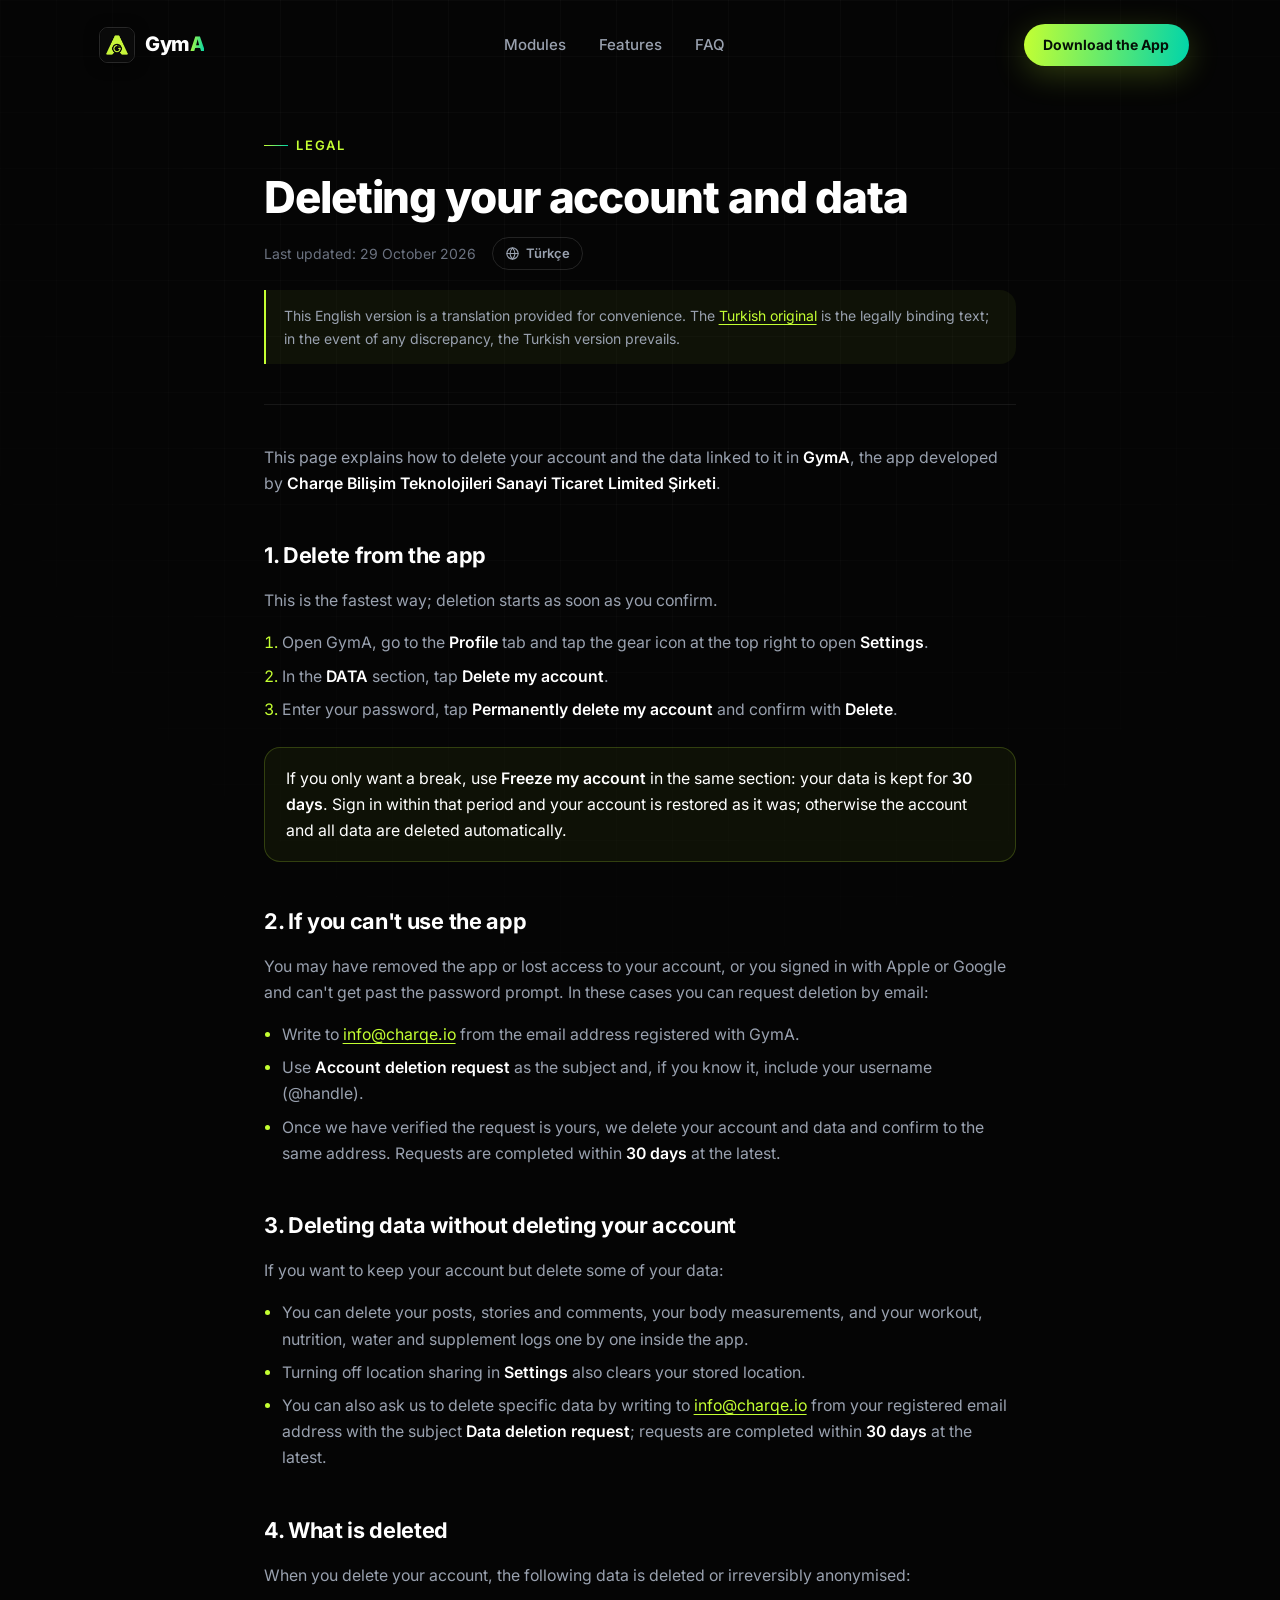
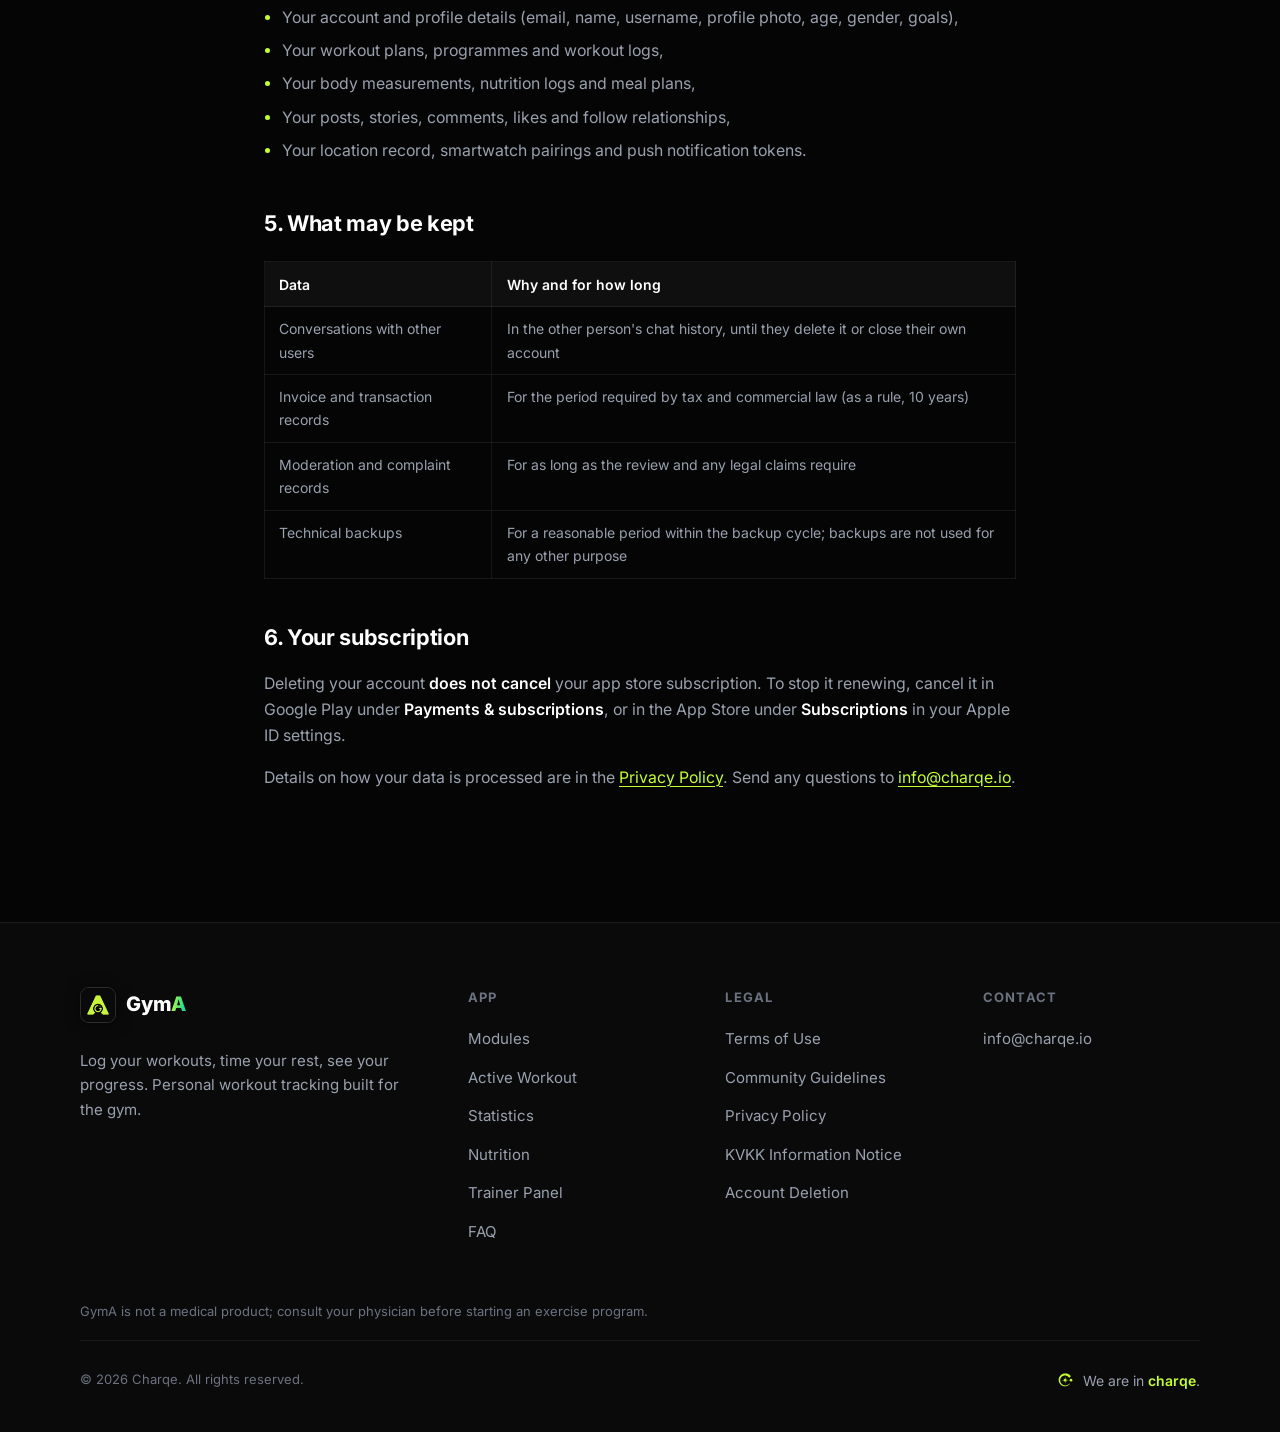
<file: account-deletion/index.html>
<!DOCTYPE html><html lang="en"> <head><meta charset="utf-8"><meta name="viewport" content="width=device-width, initial-scale=1"><title>Account and Data Deletion — GymA</title><meta name="description" content="How to delete your GymA account and data, what is deleted, and what may be kept and for how long."><meta name="theme-color" content="#0A0A0A"><link rel="icon" type="image/png" href="/favicon.png"><link rel="apple-touch-icon" href="/icon.png"><link rel="alternate" hreflang="en" href="https://gyma.charqe.io/account-deletion"><link rel="alternate" hreflang="tr" href="https://gyma.charqe.io/hesap-silme"><meta property="og:type" content="website"><meta property="og:title" content="Account and Data Deletion — GymA"><meta property="og:description" content="How to delete your GymA account and data, what is deleted, and what may be kept and for how long."><meta property="og:image" content="https://gyma.charqe.io/icon.png"><meta property="og:locale" content="en_US"><meta property="og:locale:alternate" content="tr_TR"><meta name="twitter:card" content="summary"><script>
      // Reveal animasyonlari icin JS kapisi — script calismazsa icerik gorunur kalir.
      document.documentElement.classList.add('js');
      if (window.matchMedia('(prefers-reduced-motion: reduce)').matches) {
        document.documentElement.classList.add('reduced-motion');
      }
    </script><link rel="stylesheet" href="/_astro/account-deletion.ClmFzx1L.css">
<style>.legal[data-astro-cid-dpidqgiz]{position:relative;padding-top:clamp(7.5rem,14vh,10rem);padding-bottom:var(--section-pad)}.legal-container[data-astro-cid-dpidqgiz]{max-width:47rem;position:relative}.legal-header[data-astro-cid-dpidqgiz] h1[data-astro-cid-dpidqgiz]{font-size:clamp(1.9rem,4.5vw,2.75rem);font-weight:800;letter-spacing:-.025em;line-height:1.15;margin-top:1rem}.legal-meta[data-astro-cid-dpidqgiz]{display:flex;flex-wrap:wrap;align-items:center;gap:.6rem 1rem;margin-top:.9rem}.legal-updated[data-astro-cid-dpidqgiz]{color:var(--text-3);font-size:.875rem}.legal-lang[data-astro-cid-dpidqgiz]{display:inline-flex;align-items:center;gap:.4rem;padding:.3rem .75rem;border:1px solid var(--border-strong);border-radius:var(--radius-full);color:var(--text-2);font-size:.8125rem;font-weight:600;transition:color .2s ease,border-color .2s ease}.legal-lang[data-astro-cid-dpidqgiz]:hover{color:var(--accent);border-color:var(--border-accent)}.legal-notice[data-astro-cid-dpidqgiz]{margin-top:1.25rem;padding:.85rem 1.1rem;border-left:2px solid var(--accent);background:var(--accent-subtle-05);border-radius:0 var(--radius-md) var(--radius-md) 0;color:var(--text-2);font-size:.875rem}.legal-notice[data-astro-cid-dpidqgiz] a[data-astro-cid-dpidqgiz]{color:var(--accent);text-decoration:underline;text-underline-offset:3px}.legal-body[data-astro-cid-dpidqgiz]{margin-top:2.5rem;border-top:1px solid var(--border);padding-top:2.5rem}.legal-body[data-astro-cid-dpidqgiz] h2{font-size:1.35rem;font-weight:700;letter-spacing:-.015em;margin-top:2.6rem;margin-bottom:.9rem}.legal-body[data-astro-cid-dpidqgiz] h3{font-size:1.05rem;font-weight:700;margin-top:1.8rem;margin-bottom:.6rem}.legal-body[data-astro-cid-dpidqgiz] p{color:var(--text-2);font-size:.9875rem;margin-bottom:1rem}.legal-body[data-astro-cid-dpidqgiz] ul,.legal-body[data-astro-cid-dpidqgiz] ol{margin:0 0 1.15rem;padding-left:1.1rem;display:flex;flex-direction:column;gap:.45rem}.legal-body[data-astro-cid-dpidqgiz] ul{list-style:disc}.legal-body[data-astro-cid-dpidqgiz] ol{list-style:decimal}.legal-body[data-astro-cid-dpidqgiz] li{color:var(--text-2);font-size:.9875rem}.legal-body[data-astro-cid-dpidqgiz] li::marker{color:var(--accent)}.legal-body[data-astro-cid-dpidqgiz] strong{color:var(--text-1);font-weight:600}.legal-body[data-astro-cid-dpidqgiz] a{color:var(--accent);text-decoration:underline;text-underline-offset:3px}.legal-body[data-astro-cid-dpidqgiz] table{width:100%;border-collapse:collapse;margin:1.25rem 0 1.5rem;font-size:.875rem;display:block;overflow-x:auto}.legal-body[data-astro-cid-dpidqgiz] th{text-align:left;color:var(--text-1);font-weight:600;padding:.65rem .9rem;background:#ffffff0a;border:1px solid var(--border);white-space:nowrap}.legal-body[data-astro-cid-dpidqgiz] td{color:var(--text-2);padding:.65rem .9rem;border:1px solid var(--border);vertical-align:top;min-width:9rem}.legal-body[data-astro-cid-dpidqgiz] .callout{background:var(--accent-subtle-05);border:1px solid var(--border-accent);border-radius:var(--radius-md);padding:1.1rem 1.3rem;margin:1.5rem 0}.legal-body[data-astro-cid-dpidqgiz] .callout p{margin:0;color:var(--text-1)}
</style></head> <body> <header class="nav-wrap" data-astro-cid-4lunwx2e> <nav class="nav container" aria-label="Main navigation" data-astro-cid-4lunwx2e> <a href="/" class="logo" aria-label="GymA home" data-astro-cid-tvrurpns> <img class="logo-mark" src="/logo-icon.png" alt="" width="36" height="36" data-astro-cid-tvrurpns> <span class="logo-text" data-astro-cid-tvrurpns>Gym<span class="grad-text" data-astro-cid-tvrurpns>A</span></span> </a>  <ul class="nav-links" data-astro-cid-4lunwx2e> <li data-astro-cid-4lunwx2e><a href="/#moduller" class="nav-link" data-astro-cid-4lunwx2e>Modules</a></li><li data-astro-cid-4lunwx2e><a href="/#ozellikler" class="nav-link" data-astro-cid-4lunwx2e>Features</a></li><li data-astro-cid-4lunwx2e><a href="/#sss" class="nav-link" data-astro-cid-4lunwx2e>FAQ</a></li> </ul> <div class="nav-actions" data-astro-cid-4lunwx2e> <a href="/#indir" class="btn btn-primary nav-cta" data-astro-cid-4lunwx2e>Download the App</a> <button type="button" class="menu-btn" aria-expanded="false" aria-controls="mobile-menu" aria-label="Open menu" data-label-open="Open menu" data-label-close="Close menu" data-astro-cid-4lunwx2e> <svg class="icon-open" viewBox="0 0 24 24" fill="none" stroke="currentColor" stroke-width="2" stroke-linecap="round" width="22" height="22" aria-hidden="true" data-astro-cid-4lunwx2e> <path d="M4 7h16M4 12h16M4 17h16" data-astro-cid-4lunwx2e></path> </svg> <svg class="icon-close" viewBox="0 0 24 24" fill="none" stroke="currentColor" stroke-width="2" stroke-linecap="round" width="22" height="22" aria-hidden="true" data-astro-cid-4lunwx2e> <path d="M6 6l12 12M18 6L6 18" data-astro-cid-4lunwx2e></path> </svg> </button> </div> </nav> <div class="mobile-menu" id="mobile-menu" hidden data-astro-cid-4lunwx2e> <ul data-astro-cid-4lunwx2e> <li data-astro-cid-4lunwx2e><a href="/#moduller" class="mobile-link" data-astro-cid-4lunwx2e>Modules</a></li><li data-astro-cid-4lunwx2e><a href="/#ozellikler" class="mobile-link" data-astro-cid-4lunwx2e>Features</a></li><li data-astro-cid-4lunwx2e><a href="/#sss" class="mobile-link" data-astro-cid-4lunwx2e>FAQ</a></li> <li data-astro-cid-4lunwx2e><a href="/#indir" class="btn btn-primary mobile-cta" data-astro-cid-4lunwx2e>Download the App</a></li> </ul> </div> </header>  <script type="module">const r=document.querySelector(".nav-wrap"),e=document.querySelector(".menu-btn"),n=document.getElementById("mobile-menu"),l=()=>{r?.classList.toggle("scrolled",window.scrollY>12)};l();window.addEventListener("scroll",l,{passive:!0});const s=e?.dataset.labelOpen??"",o=e?.dataset.labelClose??"",a=()=>{e?.setAttribute("aria-expanded","false"),e?.setAttribute("aria-label",s),n?.setAttribute("hidden","")};e?.addEventListener("click",()=>{e.getAttribute("aria-expanded")==="true"?a():(e.setAttribute("aria-expanded","true"),e.setAttribute("aria-label",o),n?.removeAttribute("hidden"))});n?.querySelectorAll("a").forEach(t=>t.addEventListener("click",a));window.addEventListener("keydown",t=>{t.key==="Escape"&&a()});</script> <main>  <article class="legal" data-astro-cid-dpidqgiz> <div class="bg-grid" aria-hidden="true" data-astro-cid-dpidqgiz></div> <div class="container legal-container" data-astro-cid-dpidqgiz> <header class="legal-header" data-astro-cid-dpidqgiz> <p class="eyebrow" data-astro-cid-dpidqgiz>Legal</p> <h1 data-astro-cid-dpidqgiz>Deleting your account and data</h1> <div class="legal-meta" data-astro-cid-dpidqgiz> <p class="legal-updated" data-astro-cid-dpidqgiz>Last updated: 29 October 2026</p> <a class="legal-lang" href="/hesap-silme" hreflang="tr" lang="tr" aria-label="Bu metni Türkçe okuyun" data-astro-cid-dpidqgiz> <svg viewBox="0 0 24 24" width="15" height="15" fill="none" stroke="currentColor" stroke-width="1.8" stroke-linecap="round" stroke-linejoin="round" aria-hidden="true" data-astro-cid-dpidqgiz> <circle cx="12" cy="12" r="9" data-astro-cid-dpidqgiz></circle> <path d="M3 12h18M12 3c2.5 2.6 3.8 5.6 3.8 9s-1.3 6.4-3.8 9c-2.5-2.6-3.8-5.6-3.8-9S9.5 5.6 12 3z" data-astro-cid-dpidqgiz></path> </svg> Türkçe </a> </div> <p class="legal-notice" data-astro-cid-dpidqgiz>
This English version is a translation provided for convenience. The
<a href="/hesap-silme" hreflang="tr" data-astro-cid-dpidqgiz>Turkish original</a> is the legally binding text; in
            the event of any discrepancy, the Turkish version prevails.
</p> </header> <div class="legal-body" data-astro-cid-dpidqgiz>  <p>
This page explains how to delete your account and the data linked to it in <strong>GymA</strong>, the app developed by <strong>Charqe Bilişim Teknolojileri Sanayi Ticaret Limited Şirketi</strong>.
</p> <h2>1. Delete from the app</h2> <p>This is the fastest way; deletion starts as soon as you confirm.</p> <ol> <li>Open GymA, go to the <strong>Profile</strong> tab and tap the gear icon at the top right to open <strong>Settings</strong>.</li> <li>In the <strong>DATA</strong> section, tap <strong>Delete my account</strong>.</li> <li>Enter your password, tap <strong>Permanently delete my account</strong> and confirm with <strong>Delete</strong>.</li> </ol> <div class="callout"> <p>
If you only want a break, use <strong>Freeze my account</strong> in the same section: your data is kept for <strong>30 days</strong>. Sign in within that period and your account is restored as it was; otherwise the account and all data are deleted automatically.
</p> </div> <h2>2. If you can't use the app</h2> <p>
You may have removed the app or lost access to your account, or you signed in with Apple or Google and can't get past the password prompt. In these cases you can request deletion by email:
</p> <ul> <li>Write to <a href="mailto:info@charqe.io?subject=Account%20deletion%20request">info@charqe.io</a> from the email address registered with GymA.</li> <li>Use <strong>Account deletion request</strong> as the subject and, if you know it, include your username (@handle).</li> <li>Once we have verified the request is yours, we delete your account and data and confirm to the same address. Requests are completed within <strong>30 days</strong> at the latest.</li> </ul> <h2 id="data-deletion">3. Deleting data without deleting your account</h2> <p>If you want to keep your account but delete some of your data:</p> <ul> <li>You can delete your posts, stories and comments, your body measurements, and your workout, nutrition, water and supplement logs one by one inside the app.</li> <li>Turning off location sharing in <strong>Settings</strong> also clears your stored location.</li> <li>You can also ask us to delete specific data by writing to <a href="mailto:info@charqe.io?subject=Data%20deletion%20request">info@charqe.io</a> from your registered email address with the subject <strong>Data deletion request</strong>; requests are completed within <strong>30 days</strong> at the latest.</li> </ul> <h2>4. What is deleted</h2> <p>When you delete your account, the following data is deleted or irreversibly anonymised:</p> <ul> <li>Your account and profile details (email, name, username, profile photo, age, gender, goals),</li> <li>Your workout plans, programmes and workout logs,</li> <li>Your body measurements, nutrition logs and meal plans,</li> <li>Your posts, stories, comments, likes and follow relationships,</li> <li>Your location record, smartwatch pairings and push notification tokens.</li> </ul> <h2>5. What may be kept</h2> <table> <thead> <tr><th>Data</th><th>Why and for how long</th></tr> </thead> <tbody> <tr><td>Conversations with other users</td><td>In the other person's chat history, until they delete it or close their own account</td></tr> <tr><td>Invoice and transaction records</td><td>For the period required by tax and commercial law (as a rule, 10 years)</td></tr> <tr><td>Moderation and complaint records</td><td>For as long as the review and any legal claims require</td></tr> <tr><td>Technical backups</td><td>For a reasonable period within the backup cycle; backups are not used for any other purpose</td></tr> </tbody> </table> <h2>6. Your subscription</h2> <p>
Deleting your account <strong>does not cancel</strong> your app store subscription. To stop it renewing, cancel it in Google Play under <strong>Payments &amp; subscriptions</strong>, or in the App Store under <strong>Subscriptions</strong> in your Apple ID settings.
</p> <p>
Details on how your data is processed are in the <a href="/privacy-policy">Privacy Policy</a>. Send any questions to <a href="mailto:info@charqe.io">info@charqe.io</a>.
</p>  </div> </div> </article>  </main> <footer class="footer" data-astro-cid-gcn2mc3v> <div class="container" data-astro-cid-gcn2mc3v> <div class="footer-grid" data-astro-cid-gcn2mc3v> <div class="footer-brand" data-astro-cid-gcn2mc3v> <a href="/" class="logo" aria-label="GymA home" data-astro-cid-tvrurpns> <img class="logo-mark" src="/logo-icon.png" alt="" width="36" height="36" data-astro-cid-tvrurpns> <span class="logo-text" data-astro-cid-tvrurpns>Gym<span class="grad-text" data-astro-cid-tvrurpns>A</span></span> </a>  <p class="footer-tagline" data-astro-cid-gcn2mc3v> Log your workouts, time your rest, see your progress. Personal workout tracking built for the gym. </p> </div> <nav class="footer-col" aria-label="App links" data-astro-cid-gcn2mc3v> <h3 data-astro-cid-gcn2mc3v>App</h3> <ul data-astro-cid-gcn2mc3v> <li data-astro-cid-gcn2mc3v><a href="/#moduller" data-astro-cid-gcn2mc3v>Modules</a></li><li data-astro-cid-gcn2mc3v><a href="/#antrenman" data-astro-cid-gcn2mc3v>Active Workout</a></li><li data-astro-cid-gcn2mc3v><a href="/#istatistik" data-astro-cid-gcn2mc3v>Statistics</a></li><li data-astro-cid-gcn2mc3v><a href="/#beslenme" data-astro-cid-gcn2mc3v>Nutrition</a></li><li data-astro-cid-gcn2mc3v><a href="/#pt" data-astro-cid-gcn2mc3v>Trainer Panel</a></li><li data-astro-cid-gcn2mc3v><a href="/#sss" data-astro-cid-gcn2mc3v>FAQ</a></li> </ul> </nav> <nav class="footer-col" aria-label="Legal links" data-astro-cid-gcn2mc3v> <h3 data-astro-cid-gcn2mc3v>Legal</h3> <ul data-astro-cid-gcn2mc3v> <li data-astro-cid-gcn2mc3v><a href="/terms-of-use" data-astro-cid-gcn2mc3v>Terms of Use</a></li><li data-astro-cid-gcn2mc3v><a href="/community-guidelines" data-astro-cid-gcn2mc3v>Community Guidelines</a></li><li data-astro-cid-gcn2mc3v><a href="/privacy-policy" data-astro-cid-gcn2mc3v>Privacy Policy</a></li><li data-astro-cid-gcn2mc3v><a href="/kvkk-information-notice" data-astro-cid-gcn2mc3v>KVKK Information Notice</a></li><li data-astro-cid-gcn2mc3v><a href="/account-deletion" data-astro-cid-gcn2mc3v>Account Deletion</a></li> </ul> </nav> <div class="footer-col" data-astro-cid-gcn2mc3v> <h3 data-astro-cid-gcn2mc3v>Contact</h3> <ul data-astro-cid-gcn2mc3v> <li data-astro-cid-gcn2mc3v> <a href="mailto:info@charqe.io" data-astro-cid-gcn2mc3v>info@charqe.io</a> </li> </ul> </div> </div> <p class="footer-disclaimer" data-astro-cid-gcn2mc3v> GymA is not a medical product; consult your physician before starting an exercise program. </p> <div class="footer-bottom" data-astro-cid-gcn2mc3v> <p data-astro-cid-gcn2mc3v>© 2026 Charqe. All rights reserved.</p> <p class="footer-charqe" data-astro-cid-gcn2mc3v> <svg class="footer-charqe-mark" viewBox="0 0 64 64" aria-hidden="true" data-astro-cid-gcn2mc3v> <path d="M46.33 44.02L45.75 44.77L45.12 45.49L44.45 46.17L43.75 46.81L43.01 47.42L42.24 48L41.44 48.53L40.61 49.02L39.76 49.47L38.88 49.88L37.98 50.24L37.06 50.55L36.12 50.82L35.17 51.04L34.21 51.21L33.24 51.34L32.26 51.41L31.28 51.43L30.29 51.41L29.31 51.33L28.33 51.2L27.36 51.03L26.39 50.8L25.44 50.53L24.5 50.2L23.57 49.83L22.67 49.41L21.78 48.95L20.92 48.44L20.09 47.88L19.28 47.28L18.5 46.65L17.75 45.97L17.04 45.25L16.37 44.5L15.73 43.71L15.13 42.89L14.58 42.04L14.06 41.16L13.6 40.26L13.17 39.33L12.8 38.38L12.47 37.41L12.19 36.42L11.96 35.42L11.78 34.41L11.66 33.39L11.58 32.36L11.56 31.32L11.59 30.29L11.67 29.26L11.81 28.23L12 27.21L12.23 26.19L12.53 25.19L12.87 24.2L13.26 23.24L13.7 22.29L14.19 21.36L14.72 20.46L15.3 19.58L15.93 18.73L16.6 17.92L17.31 17.14L18.06 16.39L18.85 15.69L19.67 15.02L20.53 14.39L21.42 13.81L22.34 13.28L23.29 12.79L24.26 12.34L25.25 11.95L26.26 11.61L27.3 11.31L28.34 11.08L29.4 10.89L30.47 10.76L31.54 10.68L32.62 10.65L33.7 10.68L34.78 10.77L35.85 10.91L36.92 11.1L37.98 11.35L39.02 11.65L40.05 12.01L41.06 12.42L42.05 12.87L43.02 13.38L43.96 13.94L44.88 14.55L45.76 15.2L46.61 15.89L47.42 16.63L48.2 17.41A3.8 3.8 0 0 1 42.55 22.5L42.08 21.96L41.58 21.44L41.05 20.95L40.5 20.48L39.92 20.05L39.32 19.64L38.7 19.26L38.06 18.91L37.4 18.6L36.72 18.32L36.03 18.07L35.33 17.85L34.62 17.68L33.89 17.53L33.16 17.43L32.43 17.36L31.69 17.33L30.94 17.34L30.2 17.38L29.46 17.46L28.72 17.58L27.99 17.74L27.26 17.93L26.55 18.16L25.85 18.43L25.15 18.73L24.48 19.07L23.82 19.44L23.18 19.85L22.56 20.29L21.96 20.76L21.38 21.26L20.83 21.79L20.31 22.35L19.81 22.93L19.34 23.54L18.91 24.18L18.5 24.84L18.13 25.51L17.79 26.21L17.49 26.93L17.23 27.66L17 28.4L16.8 29.16L16.65 29.93L16.53 30.7L16.46 31.49L16.42 32.27L16.43 33.06L16.47 33.85L16.55 34.64L16.67 35.42L16.84 36.2L17.04 36.97L17.28 37.73L17.56 38.48L17.88 39.21L18.23 39.93L18.63 40.64L19.05 41.32L19.52 41.98L20.01 42.62L20.54 43.24L21.1 43.82L21.69 44.39L22.31 44.92L22.96 45.42L23.63 45.88L24.33 46.32L25.05 46.72L25.79 47.08L26.54 47.41L27.32 47.7L28.11 47.95L28.91 48.16L29.73 48.33L30.55 48.45L31.39 48.54L32.22 48.59L33.06 48.59L33.9 48.55L34.74 48.47L35.58 48.35L36.41 48.18L37.23 47.97L38.05 47.72L38.85 47.43L39.64 47.1L40.41 46.73L41.17 46.32L41.91 45.88L42.62 45.39L43.31 44.87L43.98 44.32L44.63 43.73L45.25 43.12A0.7 0.7 0 0 1 46.33 44.02Z" data-astro-cid-gcn2mc3v></path> <circle cx="50.5" cy="32" r="4.2" data-astro-cid-gcn2mc3v></circle> <path d="M32 20.4L33.22 29.04L36.81 27.19L34.96 30.78L43.6 32L34.96 33.22L36.81 36.81L33.22 34.96L32 43.6L30.78 34.96L27.19 36.81L29.04 33.22L20.4 32L29.04 30.78L27.19 27.19L30.78 29.04L32 20.4Z" data-astro-cid-gcn2mc3v></path> </svg> <span data-astro-cid-gcn2mc3v>We are in <a href="https://charqe.io" target="_blank" rel="noopener" data-astro-cid-gcn2mc3v>charqe</a>.</span> </p> </div> </div> </footer>  </body></html>
</file>
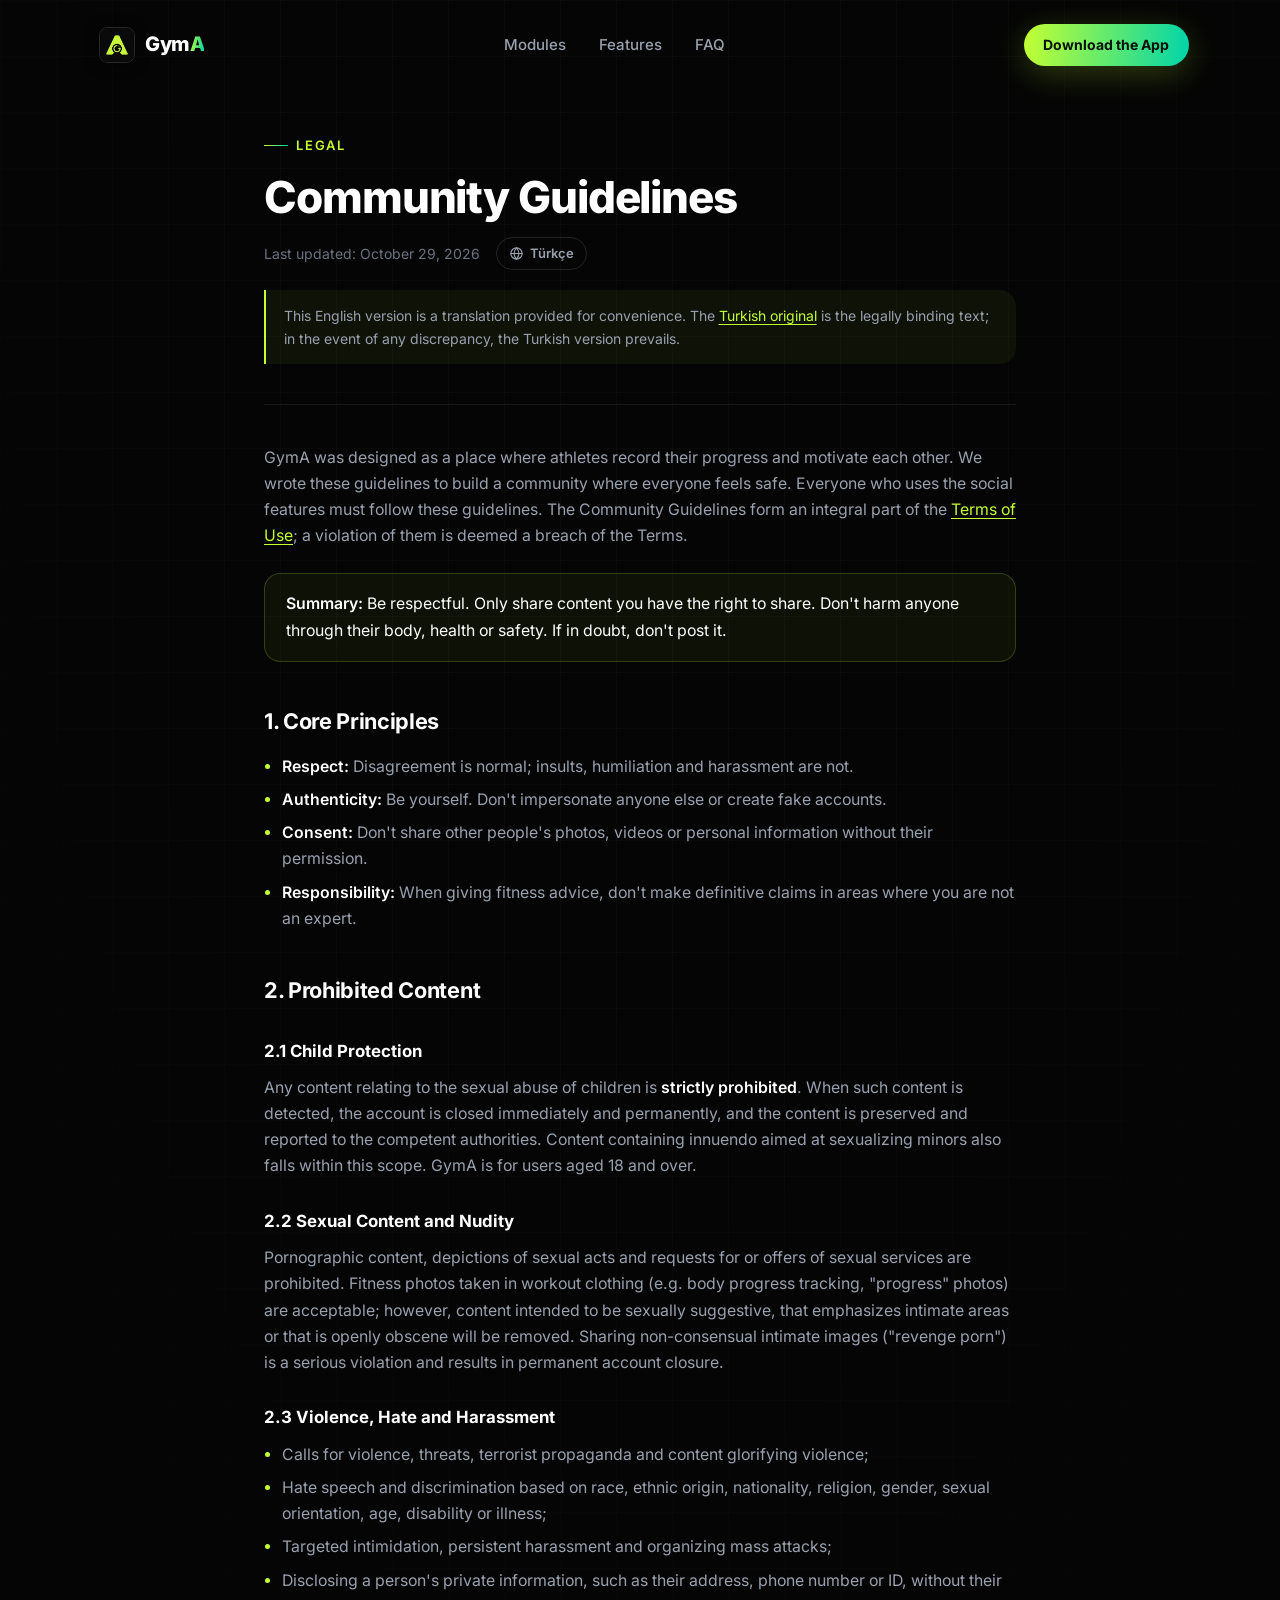
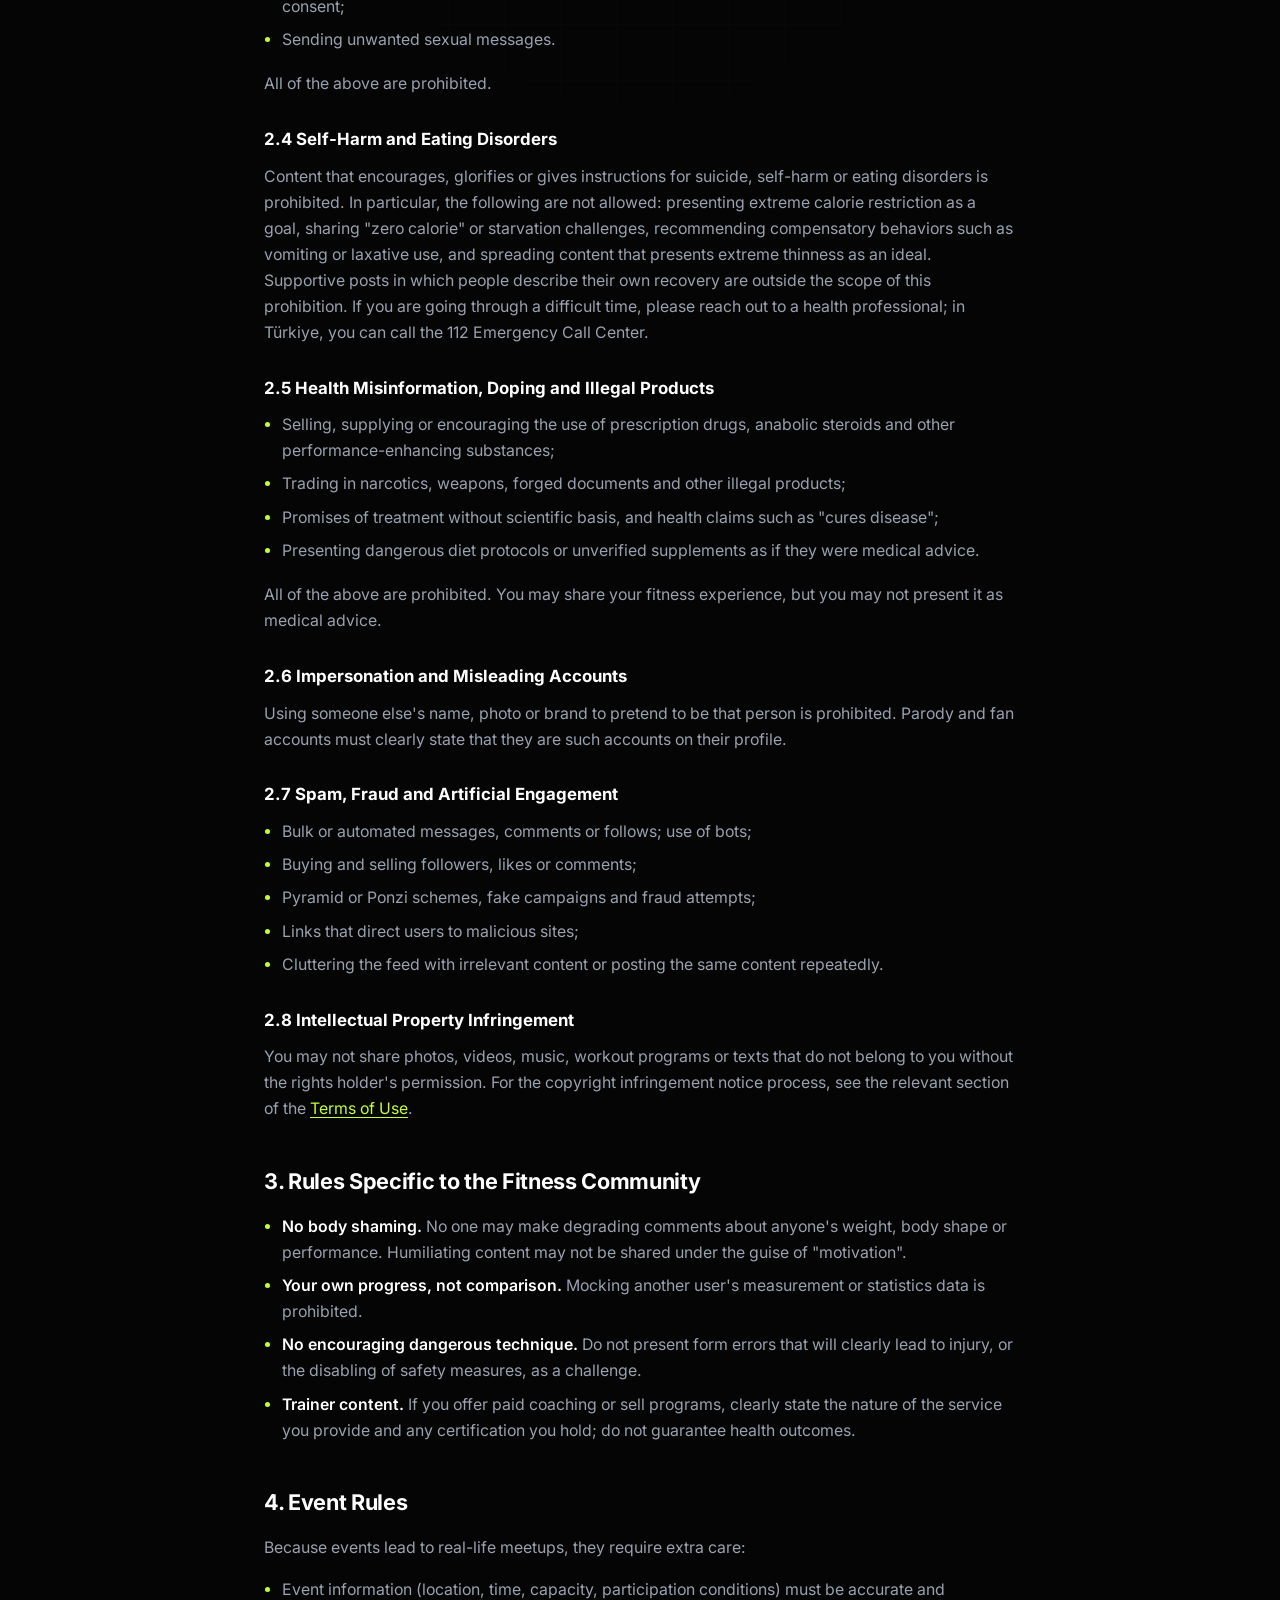
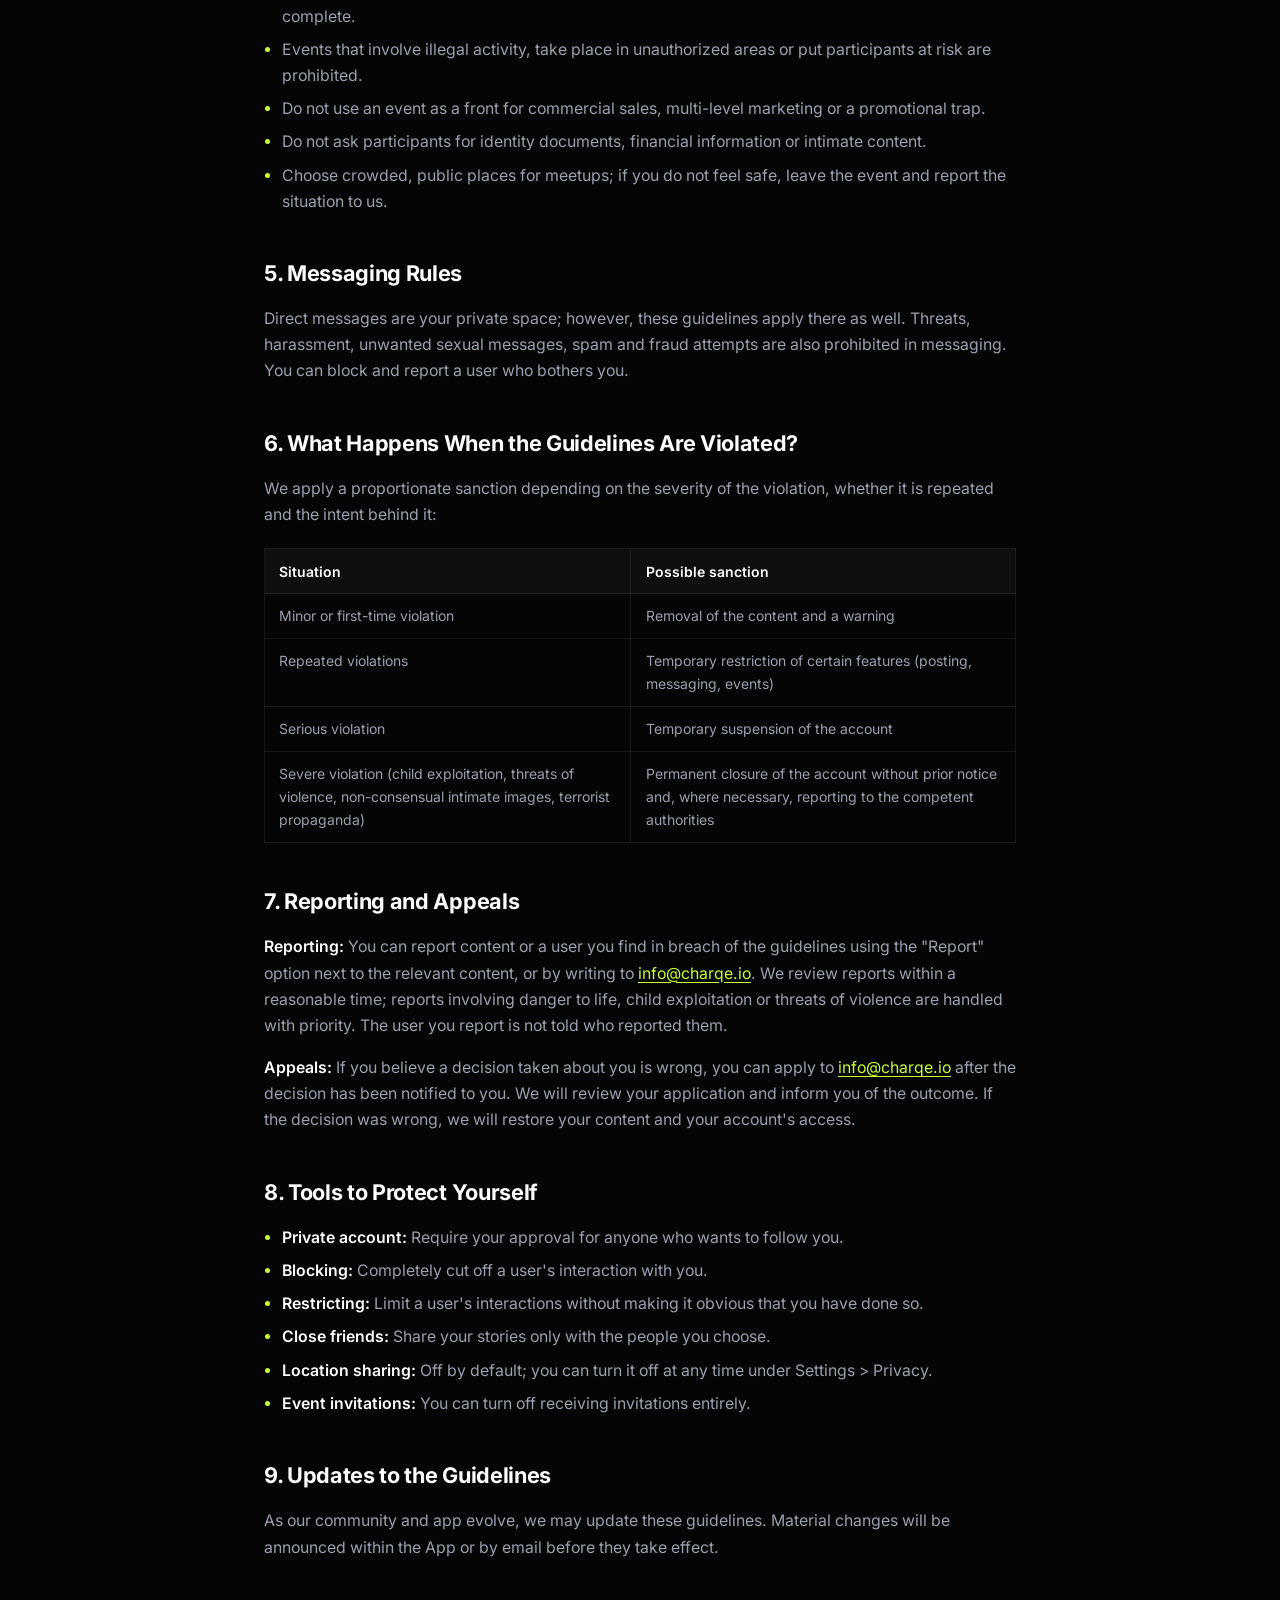
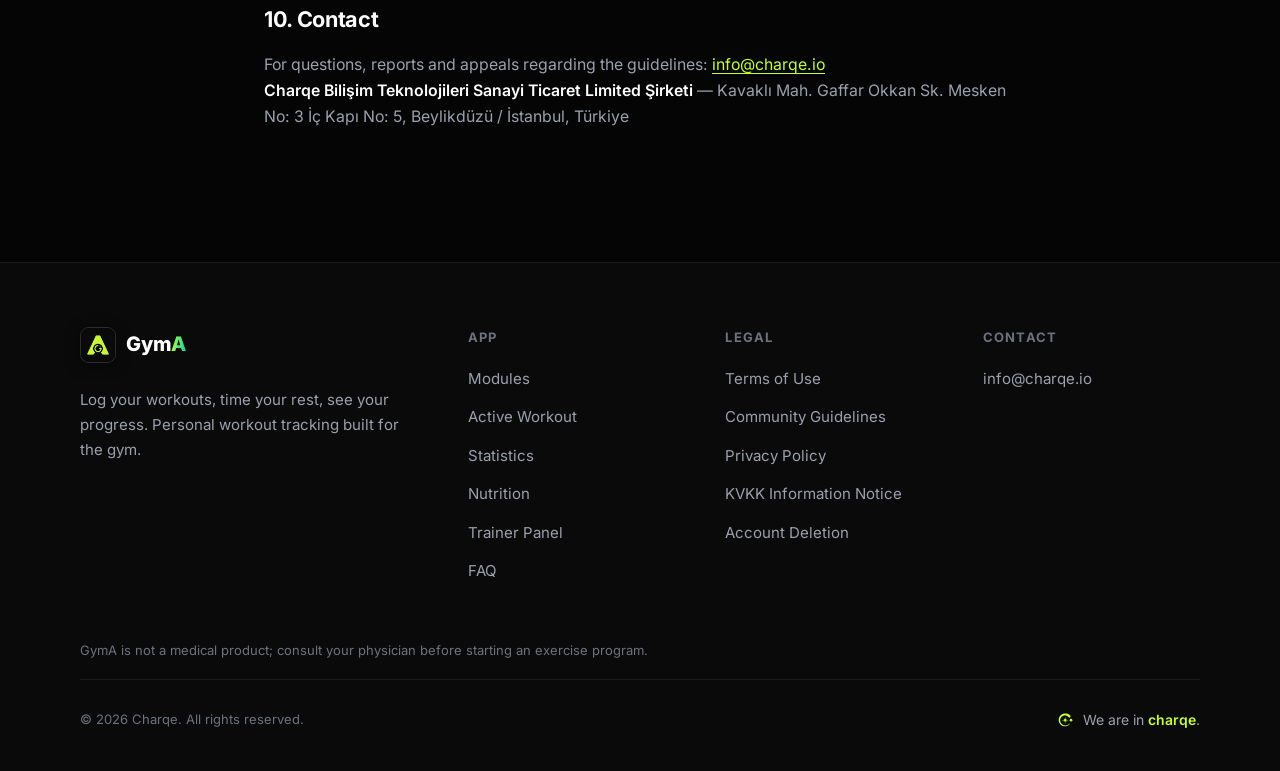
<file: community-guidelines/index.html>
<!DOCTYPE html><html lang="en"> <head><meta charset="utf-8"><meta name="viewport" content="width=device-width, initial-scale=1"><title>Community Guidelines — GymA</title><meta name="description" content="Content standards, prohibited behavior, and the reporting and appeals process for GymA's social features."><meta name="theme-color" content="#0A0A0A"><link rel="icon" type="image/png" href="/favicon.png"><link rel="apple-touch-icon" href="/icon.png"><link rel="alternate" hreflang="en" href="https://gyma.charqe.io/community-guidelines"><link rel="alternate" hreflang="tr" href="https://gyma.charqe.io/topluluk-kurallari"><meta property="og:type" content="website"><meta property="og:title" content="Community Guidelines — GymA"><meta property="og:description" content="Content standards, prohibited behavior, and the reporting and appeals process for GymA's social features."><meta property="og:image" content="https://gyma.charqe.io/icon.png"><meta property="og:locale" content="en_US"><meta property="og:locale:alternate" content="tr_TR"><meta name="twitter:card" content="summary"><script>
      // Reveal animasyonlari icin JS kapisi — script calismazsa icerik gorunur kalir.
      document.documentElement.classList.add('js');
      if (window.matchMedia('(prefers-reduced-motion: reduce)').matches) {
        document.documentElement.classList.add('reduced-motion');
      }
    </script><link rel="stylesheet" href="/_astro/account-deletion.ClmFzx1L.css">
<style>.legal[data-astro-cid-dpidqgiz]{position:relative;padding-top:clamp(7.5rem,14vh,10rem);padding-bottom:var(--section-pad)}.legal-container[data-astro-cid-dpidqgiz]{max-width:47rem;position:relative}.legal-header[data-astro-cid-dpidqgiz] h1[data-astro-cid-dpidqgiz]{font-size:clamp(1.9rem,4.5vw,2.75rem);font-weight:800;letter-spacing:-.025em;line-height:1.15;margin-top:1rem}.legal-meta[data-astro-cid-dpidqgiz]{display:flex;flex-wrap:wrap;align-items:center;gap:.6rem 1rem;margin-top:.9rem}.legal-updated[data-astro-cid-dpidqgiz]{color:var(--text-3);font-size:.875rem}.legal-lang[data-astro-cid-dpidqgiz]{display:inline-flex;align-items:center;gap:.4rem;padding:.3rem .75rem;border:1px solid var(--border-strong);border-radius:var(--radius-full);color:var(--text-2);font-size:.8125rem;font-weight:600;transition:color .2s ease,border-color .2s ease}.legal-lang[data-astro-cid-dpidqgiz]:hover{color:var(--accent);border-color:var(--border-accent)}.legal-notice[data-astro-cid-dpidqgiz]{margin-top:1.25rem;padding:.85rem 1.1rem;border-left:2px solid var(--accent);background:var(--accent-subtle-05);border-radius:0 var(--radius-md) var(--radius-md) 0;color:var(--text-2);font-size:.875rem}.legal-notice[data-astro-cid-dpidqgiz] a[data-astro-cid-dpidqgiz]{color:var(--accent);text-decoration:underline;text-underline-offset:3px}.legal-body[data-astro-cid-dpidqgiz]{margin-top:2.5rem;border-top:1px solid var(--border);padding-top:2.5rem}.legal-body[data-astro-cid-dpidqgiz] h2{font-size:1.35rem;font-weight:700;letter-spacing:-.015em;margin-top:2.6rem;margin-bottom:.9rem}.legal-body[data-astro-cid-dpidqgiz] h3{font-size:1.05rem;font-weight:700;margin-top:1.8rem;margin-bottom:.6rem}.legal-body[data-astro-cid-dpidqgiz] p{color:var(--text-2);font-size:.9875rem;margin-bottom:1rem}.legal-body[data-astro-cid-dpidqgiz] ul,.legal-body[data-astro-cid-dpidqgiz] ol{margin:0 0 1.15rem;padding-left:1.1rem;display:flex;flex-direction:column;gap:.45rem}.legal-body[data-astro-cid-dpidqgiz] ul{list-style:disc}.legal-body[data-astro-cid-dpidqgiz] ol{list-style:decimal}.legal-body[data-astro-cid-dpidqgiz] li{color:var(--text-2);font-size:.9875rem}.legal-body[data-astro-cid-dpidqgiz] li::marker{color:var(--accent)}.legal-body[data-astro-cid-dpidqgiz] strong{color:var(--text-1);font-weight:600}.legal-body[data-astro-cid-dpidqgiz] a{color:var(--accent);text-decoration:underline;text-underline-offset:3px}.legal-body[data-astro-cid-dpidqgiz] table{width:100%;border-collapse:collapse;margin:1.25rem 0 1.5rem;font-size:.875rem;display:block;overflow-x:auto}.legal-body[data-astro-cid-dpidqgiz] th{text-align:left;color:var(--text-1);font-weight:600;padding:.65rem .9rem;background:#ffffff0a;border:1px solid var(--border);white-space:nowrap}.legal-body[data-astro-cid-dpidqgiz] td{color:var(--text-2);padding:.65rem .9rem;border:1px solid var(--border);vertical-align:top;min-width:9rem}.legal-body[data-astro-cid-dpidqgiz] .callout{background:var(--accent-subtle-05);border:1px solid var(--border-accent);border-radius:var(--radius-md);padding:1.1rem 1.3rem;margin:1.5rem 0}.legal-body[data-astro-cid-dpidqgiz] .callout p{margin:0;color:var(--text-1)}
</style></head> <body> <header class="nav-wrap" data-astro-cid-4lunwx2e> <nav class="nav container" aria-label="Main navigation" data-astro-cid-4lunwx2e> <a href="/" class="logo" aria-label="GymA home" data-astro-cid-tvrurpns> <img class="logo-mark" src="/logo-icon.png" alt="" width="36" height="36" data-astro-cid-tvrurpns> <span class="logo-text" data-astro-cid-tvrurpns>Gym<span class="grad-text" data-astro-cid-tvrurpns>A</span></span> </a>  <ul class="nav-links" data-astro-cid-4lunwx2e> <li data-astro-cid-4lunwx2e><a href="/#moduller" class="nav-link" data-astro-cid-4lunwx2e>Modules</a></li><li data-astro-cid-4lunwx2e><a href="/#ozellikler" class="nav-link" data-astro-cid-4lunwx2e>Features</a></li><li data-astro-cid-4lunwx2e><a href="/#sss" class="nav-link" data-astro-cid-4lunwx2e>FAQ</a></li> </ul> <div class="nav-actions" data-astro-cid-4lunwx2e> <a href="/#indir" class="btn btn-primary nav-cta" data-astro-cid-4lunwx2e>Download the App</a> <button type="button" class="menu-btn" aria-expanded="false" aria-controls="mobile-menu" aria-label="Open menu" data-label-open="Open menu" data-label-close="Close menu" data-astro-cid-4lunwx2e> <svg class="icon-open" viewBox="0 0 24 24" fill="none" stroke="currentColor" stroke-width="2" stroke-linecap="round" width="22" height="22" aria-hidden="true" data-astro-cid-4lunwx2e> <path d="M4 7h16M4 12h16M4 17h16" data-astro-cid-4lunwx2e></path> </svg> <svg class="icon-close" viewBox="0 0 24 24" fill="none" stroke="currentColor" stroke-width="2" stroke-linecap="round" width="22" height="22" aria-hidden="true" data-astro-cid-4lunwx2e> <path d="M6 6l12 12M18 6L6 18" data-astro-cid-4lunwx2e></path> </svg> </button> </div> </nav> <div class="mobile-menu" id="mobile-menu" hidden data-astro-cid-4lunwx2e> <ul data-astro-cid-4lunwx2e> <li data-astro-cid-4lunwx2e><a href="/#moduller" class="mobile-link" data-astro-cid-4lunwx2e>Modules</a></li><li data-astro-cid-4lunwx2e><a href="/#ozellikler" class="mobile-link" data-astro-cid-4lunwx2e>Features</a></li><li data-astro-cid-4lunwx2e><a href="/#sss" class="mobile-link" data-astro-cid-4lunwx2e>FAQ</a></li> <li data-astro-cid-4lunwx2e><a href="/#indir" class="btn btn-primary mobile-cta" data-astro-cid-4lunwx2e>Download the App</a></li> </ul> </div> </header>  <script type="module">const r=document.querySelector(".nav-wrap"),e=document.querySelector(".menu-btn"),n=document.getElementById("mobile-menu"),l=()=>{r?.classList.toggle("scrolled",window.scrollY>12)};l();window.addEventListener("scroll",l,{passive:!0});const s=e?.dataset.labelOpen??"",o=e?.dataset.labelClose??"",a=()=>{e?.setAttribute("aria-expanded","false"),e?.setAttribute("aria-label",s),n?.setAttribute("hidden","")};e?.addEventListener("click",()=>{e.getAttribute("aria-expanded")==="true"?a():(e.setAttribute("aria-expanded","true"),e.setAttribute("aria-label",o),n?.removeAttribute("hidden"))});n?.querySelectorAll("a").forEach(t=>t.addEventListener("click",a));window.addEventListener("keydown",t=>{t.key==="Escape"&&a()});</script> <main>  <article class="legal" data-astro-cid-dpidqgiz> <div class="bg-grid" aria-hidden="true" data-astro-cid-dpidqgiz></div> <div class="container legal-container" data-astro-cid-dpidqgiz> <header class="legal-header" data-astro-cid-dpidqgiz> <p class="eyebrow" data-astro-cid-dpidqgiz>Legal</p> <h1 data-astro-cid-dpidqgiz>Community Guidelines</h1> <div class="legal-meta" data-astro-cid-dpidqgiz> <p class="legal-updated" data-astro-cid-dpidqgiz>Last updated: October 29, 2026</p> <a class="legal-lang" href="/topluluk-kurallari" hreflang="tr" lang="tr" aria-label="Bu metni Türkçe okuyun" data-astro-cid-dpidqgiz> <svg viewBox="0 0 24 24" width="15" height="15" fill="none" stroke="currentColor" stroke-width="1.8" stroke-linecap="round" stroke-linejoin="round" aria-hidden="true" data-astro-cid-dpidqgiz> <circle cx="12" cy="12" r="9" data-astro-cid-dpidqgiz></circle> <path d="M3 12h18M12 3c2.5 2.6 3.8 5.6 3.8 9s-1.3 6.4-3.8 9c-2.5-2.6-3.8-5.6-3.8-9S9.5 5.6 12 3z" data-astro-cid-dpidqgiz></path> </svg> Türkçe </a> </div> <p class="legal-notice" data-astro-cid-dpidqgiz>
This English version is a translation provided for convenience. The
<a href="/topluluk-kurallari" hreflang="tr" data-astro-cid-dpidqgiz>Turkish original</a> is the legally binding text; in
            the event of any discrepancy, the Turkish version prevails.
</p> </header> <div class="legal-body" data-astro-cid-dpidqgiz>  <p>
GymA was designed as a place where athletes record their progress and motivate each other. We wrote these guidelines to build a community where everyone feels safe. Everyone who uses the social features must follow these guidelines. The Community Guidelines form an integral part of the <a href="/terms-of-use">Terms of Use</a>; a violation of them is deemed a breach of the Terms.
</p> <div class="callout"> <p> <strong>Summary:</strong> Be respectful. Only share content you have the right to share. Don't harm anyone through their body, health or safety. If in doubt, don't post it.
</p> </div> <h2>1. Core Principles</h2> <ul> <li><strong>Respect:</strong> Disagreement is normal; insults, humiliation and harassment are not.</li> <li><strong>Authenticity:</strong> Be yourself. Don't impersonate anyone else or create fake accounts.</li> <li><strong>Consent:</strong> Don't share other people's photos, videos or personal information without their permission.</li> <li><strong>Responsibility:</strong> When giving fitness advice, don't make definitive claims in areas where you are not an expert.</li> </ul> <h2>2. Prohibited Content</h2> <h3>2.1 Child Protection</h3> <p>
Any content relating to the sexual abuse of children is <strong>strictly prohibited</strong>. When such content is detected, the account is closed immediately and permanently, and the content is preserved and reported to the competent authorities. Content containing innuendo aimed at sexualizing minors also falls within this scope. GymA is for users aged 18 and over.
</p> <h3>2.2 Sexual Content and Nudity</h3> <p>
Pornographic content, depictions of sexual acts and requests for or offers of sexual services are prohibited. Fitness photos taken in workout clothing (e.g. body progress tracking, "progress" photos) are acceptable; however, content intended to be sexually suggestive, that emphasizes intimate areas or that is openly obscene will be removed. Sharing non-consensual intimate images ("revenge porn") is a serious violation and results in permanent account closure.
</p> <h3>2.3 Violence, Hate and Harassment</h3> <ul> <li>Calls for violence, threats, terrorist propaganda and content glorifying violence;</li> <li>Hate speech and discrimination based on race, ethnic origin, nationality, religion, gender, sexual orientation, age, disability or illness;</li> <li>Targeted intimidation, persistent harassment and organizing mass attacks;</li> <li>Disclosing a person's private information, such as their address, phone number or ID, without their consent;</li> <li>Sending unwanted sexual messages.</li> </ul> <p>
All of the above are prohibited.
</p> <h3>2.4 Self-Harm and Eating Disorders</h3> <p>
Content that encourages, glorifies or gives instructions for suicide, self-harm or eating disorders is prohibited. In particular, the following are not allowed: presenting extreme calorie restriction as a goal, sharing "zero calorie" or starvation challenges, recommending compensatory behaviors such as vomiting or laxative use, and spreading content that presents extreme thinness as an ideal. Supportive posts in which people describe their own recovery are outside the scope of this prohibition. If you are going through a difficult time, please reach out to a health professional; in Türkiye, you can call the 112 Emergency Call Center.
</p> <h3>2.5 Health Misinformation, Doping and Illegal Products</h3> <ul> <li>Selling, supplying or encouraging the use of prescription drugs, anabolic steroids and other performance-enhancing substances;</li> <li>Trading in narcotics, weapons, forged documents and other illegal products;</li> <li>Promises of treatment without scientific basis, and health claims such as "cures disease";</li> <li>Presenting dangerous diet protocols or unverified supplements as if they were medical advice.</li> </ul> <p>
All of the above are prohibited. You may share your fitness experience, but you may not present it as medical advice.
</p> <h3>2.6 Impersonation and Misleading Accounts</h3> <p>
Using someone else's name, photo or brand to pretend to be that person is prohibited. Parody and fan accounts must clearly state that they are such accounts on their profile.
</p> <h3>2.7 Spam, Fraud and Artificial Engagement</h3> <ul> <li>Bulk or automated messages, comments or follows; use of bots;</li> <li>Buying and selling followers, likes or comments;</li> <li>Pyramid or Ponzi schemes, fake campaigns and fraud attempts;</li> <li>Links that direct users to malicious sites;</li> <li>Cluttering the feed with irrelevant content or posting the same content repeatedly.</li> </ul> <h3>2.8 Intellectual Property Infringement</h3> <p>
You may not share photos, videos, music, workout programs or texts that do not belong to you without the rights holder's permission. For the copyright infringement notice process, see the relevant section of the <a href="/terms-of-use">Terms of Use</a>.
</p> <h2>3. Rules Specific to the Fitness Community</h2> <ul> <li><strong>No body shaming.</strong> No one may make degrading comments about anyone's weight, body shape or performance. Humiliating content may not be shared under the guise of "motivation".</li> <li><strong>Your own progress, not comparison.</strong> Mocking another user's measurement or statistics data is prohibited.</li> <li><strong>No encouraging dangerous technique.</strong> Do not present form errors that will clearly lead to injury, or the disabling of safety measures, as a challenge.</li> <li><strong>Trainer content.</strong> If you offer paid coaching or sell programs, clearly state the nature of the service you provide and any certification you hold; do not guarantee health outcomes.</li> </ul> <h2>4. Event Rules</h2> <p>
Because events lead to real-life meetups, they require extra care:
</p> <ul> <li>Event information (location, time, capacity, participation conditions) must be accurate and complete.</li> <li>Events that involve illegal activity, take place in unauthorized areas or put participants at risk are prohibited.</li> <li>Do not use an event as a front for commercial sales, multi-level marketing or a promotional trap.</li> <li>Do not ask participants for identity documents, financial information or intimate content.</li> <li>Choose crowded, public places for meetups; if you do not feel safe, leave the event and report the situation to us.</li> </ul> <h2>5. Messaging Rules</h2> <p>
Direct messages are your private space; however, these guidelines apply there as well. Threats, harassment, unwanted sexual messages, spam and fraud attempts are also prohibited in messaging. You can block and report a user who bothers you.
</p> <h2>6. What Happens When the Guidelines Are Violated?</h2> <p>
We apply a proportionate sanction depending on the severity of the violation, whether it is repeated and the intent behind it:
</p> <table> <thead> <tr> <th>Situation</th> <th>Possible sanction</th> </tr> </thead> <tbody> <tr> <td>Minor or first-time violation</td> <td>Removal of the content and a warning</td> </tr> <tr> <td>Repeated violations</td> <td>Temporary restriction of certain features (posting, messaging, events)</td> </tr> <tr> <td>Serious violation</td> <td>Temporary suspension of the account</td> </tr> <tr> <td>Severe violation (child exploitation, threats of violence, non-consensual intimate images, terrorist propaganda)</td> <td>Permanent closure of the account without prior notice and, where necessary, reporting to the competent authorities</td> </tr> </tbody> </table> <h2>7. Reporting and Appeals</h2> <p> <strong>Reporting:</strong> You can report content or a user you find in breach of the guidelines using the "Report" option next to the relevant content, or by writing to <a href="mailto:info@charqe.io">info@charqe.io</a>. We review reports within a reasonable time; reports involving danger to life, child exploitation or threats of violence are handled with priority. The user you report is not told who reported them.
</p> <p> <strong>Appeals:</strong> If you believe a decision taken about you is wrong, you can apply to <a href="mailto:info@charqe.io">info@charqe.io</a> after the decision has been notified to you. We will review your application and inform you of the outcome. If the decision was wrong, we will restore your content and your account's access.
</p> <h2>8. Tools to Protect Yourself</h2> <ul> <li><strong>Private account:</strong> Require your approval for anyone who wants to follow you.</li> <li><strong>Blocking:</strong> Completely cut off a user's interaction with you.</li> <li><strong>Restricting:</strong> Limit a user's interactions without making it obvious that you have done so.</li> <li><strong>Close friends:</strong> Share your stories only with the people you choose.</li> <li><strong>Location sharing:</strong> Off by default; you can turn it off at any time under Settings &gt; Privacy.</li> <li><strong>Event invitations:</strong> You can turn off receiving invitations entirely.</li> </ul> <h2>9. Updates to the Guidelines</h2> <p>
As our community and app evolve, we may update these guidelines. Material changes will be announced within the App or by email before they take effect.
</p> <h2>10. Contact</h2> <p>
For questions, reports and appeals regarding the guidelines: <a href="mailto:info@charqe.io">info@charqe.io</a><br> <strong>Charqe Bilişim Teknolojileri Sanayi Ticaret Limited Şirketi</strong> — Kavaklı Mah. Gaffar Okkan Sk. Mesken No: 3 İç Kapı No: 5, Beylikdüzü / İstanbul, Türkiye
</p>  </div> </div> </article>  </main> <footer class="footer" data-astro-cid-gcn2mc3v> <div class="container" data-astro-cid-gcn2mc3v> <div class="footer-grid" data-astro-cid-gcn2mc3v> <div class="footer-brand" data-astro-cid-gcn2mc3v> <a href="/" class="logo" aria-label="GymA home" data-astro-cid-tvrurpns> <img class="logo-mark" src="/logo-icon.png" alt="" width="36" height="36" data-astro-cid-tvrurpns> <span class="logo-text" data-astro-cid-tvrurpns>Gym<span class="grad-text" data-astro-cid-tvrurpns>A</span></span> </a>  <p class="footer-tagline" data-astro-cid-gcn2mc3v> Log your workouts, time your rest, see your progress. Personal workout tracking built for the gym. </p> </div> <nav class="footer-col" aria-label="App links" data-astro-cid-gcn2mc3v> <h3 data-astro-cid-gcn2mc3v>App</h3> <ul data-astro-cid-gcn2mc3v> <li data-astro-cid-gcn2mc3v><a href="/#moduller" data-astro-cid-gcn2mc3v>Modules</a></li><li data-astro-cid-gcn2mc3v><a href="/#antrenman" data-astro-cid-gcn2mc3v>Active Workout</a></li><li data-astro-cid-gcn2mc3v><a href="/#istatistik" data-astro-cid-gcn2mc3v>Statistics</a></li><li data-astro-cid-gcn2mc3v><a href="/#beslenme" data-astro-cid-gcn2mc3v>Nutrition</a></li><li data-astro-cid-gcn2mc3v><a href="/#pt" data-astro-cid-gcn2mc3v>Trainer Panel</a></li><li data-astro-cid-gcn2mc3v><a href="/#sss" data-astro-cid-gcn2mc3v>FAQ</a></li> </ul> </nav> <nav class="footer-col" aria-label="Legal links" data-astro-cid-gcn2mc3v> <h3 data-astro-cid-gcn2mc3v>Legal</h3> <ul data-astro-cid-gcn2mc3v> <li data-astro-cid-gcn2mc3v><a href="/terms-of-use" data-astro-cid-gcn2mc3v>Terms of Use</a></li><li data-astro-cid-gcn2mc3v><a href="/community-guidelines" data-astro-cid-gcn2mc3v>Community Guidelines</a></li><li data-astro-cid-gcn2mc3v><a href="/privacy-policy" data-astro-cid-gcn2mc3v>Privacy Policy</a></li><li data-astro-cid-gcn2mc3v><a href="/kvkk-information-notice" data-astro-cid-gcn2mc3v>KVKK Information Notice</a></li><li data-astro-cid-gcn2mc3v><a href="/account-deletion" data-astro-cid-gcn2mc3v>Account Deletion</a></li> </ul> </nav> <div class="footer-col" data-astro-cid-gcn2mc3v> <h3 data-astro-cid-gcn2mc3v>Contact</h3> <ul data-astro-cid-gcn2mc3v> <li data-astro-cid-gcn2mc3v> <a href="mailto:info@charqe.io" data-astro-cid-gcn2mc3v>info@charqe.io</a> </li> </ul> </div> </div> <p class="footer-disclaimer" data-astro-cid-gcn2mc3v> GymA is not a medical product; consult your physician before starting an exercise program. </p> <div class="footer-bottom" data-astro-cid-gcn2mc3v> <p data-astro-cid-gcn2mc3v>© 2026 Charqe. All rights reserved.</p> <p class="footer-charqe" data-astro-cid-gcn2mc3v> <svg class="footer-charqe-mark" viewBox="0 0 64 64" aria-hidden="true" data-astro-cid-gcn2mc3v> <path d="M46.33 44.02L45.75 44.77L45.12 45.49L44.45 46.17L43.75 46.81L43.01 47.42L42.24 48L41.44 48.53L40.61 49.02L39.76 49.47L38.88 49.88L37.98 50.24L37.06 50.55L36.12 50.82L35.17 51.04L34.21 51.21L33.24 51.34L32.26 51.41L31.28 51.43L30.29 51.41L29.31 51.33L28.33 51.2L27.36 51.03L26.39 50.8L25.44 50.53L24.5 50.2L23.57 49.83L22.67 49.41L21.78 48.95L20.92 48.44L20.09 47.88L19.28 47.28L18.5 46.65L17.75 45.97L17.04 45.25L16.37 44.5L15.73 43.71L15.13 42.89L14.58 42.04L14.06 41.16L13.6 40.26L13.17 39.33L12.8 38.38L12.47 37.41L12.19 36.42L11.96 35.42L11.78 34.41L11.66 33.39L11.58 32.36L11.56 31.32L11.59 30.29L11.67 29.26L11.81 28.23L12 27.21L12.23 26.19L12.53 25.19L12.87 24.2L13.26 23.24L13.7 22.29L14.19 21.36L14.72 20.46L15.3 19.58L15.93 18.73L16.6 17.92L17.31 17.14L18.06 16.39L18.85 15.69L19.67 15.02L20.53 14.39L21.42 13.81L22.34 13.28L23.29 12.79L24.26 12.34L25.25 11.95L26.26 11.61L27.3 11.31L28.34 11.08L29.4 10.89L30.47 10.76L31.54 10.68L32.62 10.65L33.7 10.68L34.78 10.77L35.85 10.91L36.92 11.1L37.98 11.35L39.02 11.65L40.05 12.01L41.06 12.42L42.05 12.87L43.02 13.38L43.96 13.94L44.88 14.55L45.76 15.2L46.61 15.89L47.42 16.63L48.2 17.41A3.8 3.8 0 0 1 42.55 22.5L42.08 21.96L41.58 21.44L41.05 20.95L40.5 20.48L39.92 20.05L39.32 19.64L38.7 19.26L38.06 18.91L37.4 18.6L36.72 18.32L36.03 18.07L35.33 17.85L34.62 17.68L33.89 17.53L33.16 17.43L32.43 17.36L31.69 17.33L30.94 17.34L30.2 17.38L29.46 17.46L28.72 17.58L27.99 17.74L27.26 17.93L26.55 18.16L25.85 18.43L25.15 18.73L24.48 19.07L23.82 19.44L23.18 19.85L22.56 20.29L21.96 20.76L21.38 21.26L20.83 21.79L20.31 22.35L19.81 22.93L19.34 23.54L18.91 24.18L18.5 24.84L18.13 25.51L17.79 26.21L17.49 26.93L17.23 27.66L17 28.4L16.8 29.16L16.65 29.93L16.53 30.7L16.46 31.49L16.42 32.27L16.43 33.06L16.47 33.85L16.55 34.64L16.67 35.42L16.84 36.2L17.04 36.97L17.28 37.73L17.56 38.48L17.88 39.21L18.23 39.93L18.63 40.64L19.05 41.32L19.52 41.98L20.01 42.62L20.54 43.24L21.1 43.82L21.69 44.39L22.31 44.92L22.96 45.42L23.63 45.88L24.33 46.32L25.05 46.72L25.79 47.08L26.54 47.41L27.32 47.7L28.11 47.95L28.91 48.16L29.73 48.33L30.55 48.45L31.39 48.54L32.22 48.59L33.06 48.59L33.9 48.55L34.74 48.47L35.58 48.35L36.41 48.18L37.23 47.97L38.05 47.72L38.85 47.43L39.64 47.1L40.41 46.73L41.17 46.32L41.91 45.88L42.62 45.39L43.31 44.87L43.98 44.32L44.63 43.73L45.25 43.12A0.7 0.7 0 0 1 46.33 44.02Z" data-astro-cid-gcn2mc3v></path> <circle cx="50.5" cy="32" r="4.2" data-astro-cid-gcn2mc3v></circle> <path d="M32 20.4L33.22 29.04L36.81 27.19L34.96 30.78L43.6 32L34.96 33.22L36.81 36.81L33.22 34.96L32 43.6L30.78 34.96L27.19 36.81L29.04 33.22L20.4 32L29.04 30.78L27.19 27.19L30.78 29.04L32 20.4Z" data-astro-cid-gcn2mc3v></path> </svg> <span data-astro-cid-gcn2mc3v>We are in <a href="https://charqe.io" target="_blank" rel="noopener" data-astro-cid-gcn2mc3v>charqe</a>.</span> </p> </div> </div> </footer>  </body></html>
</file>
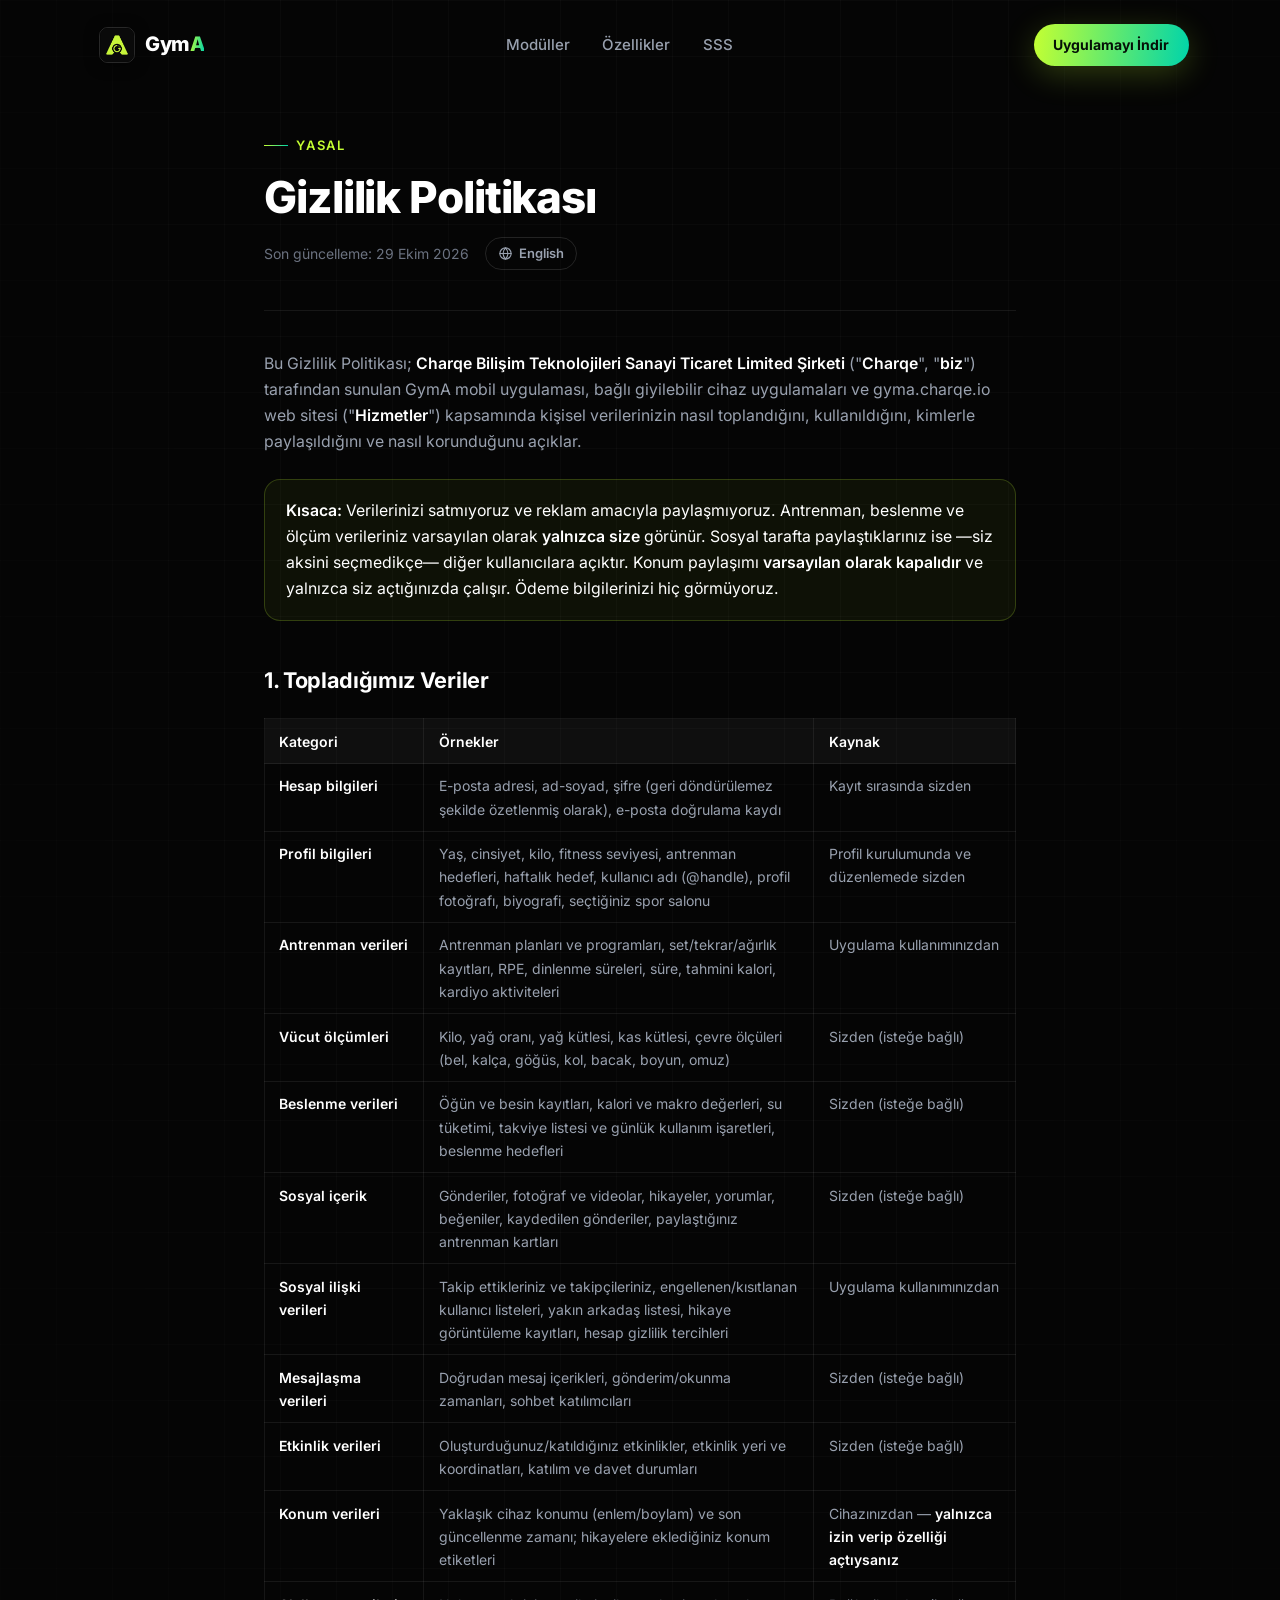
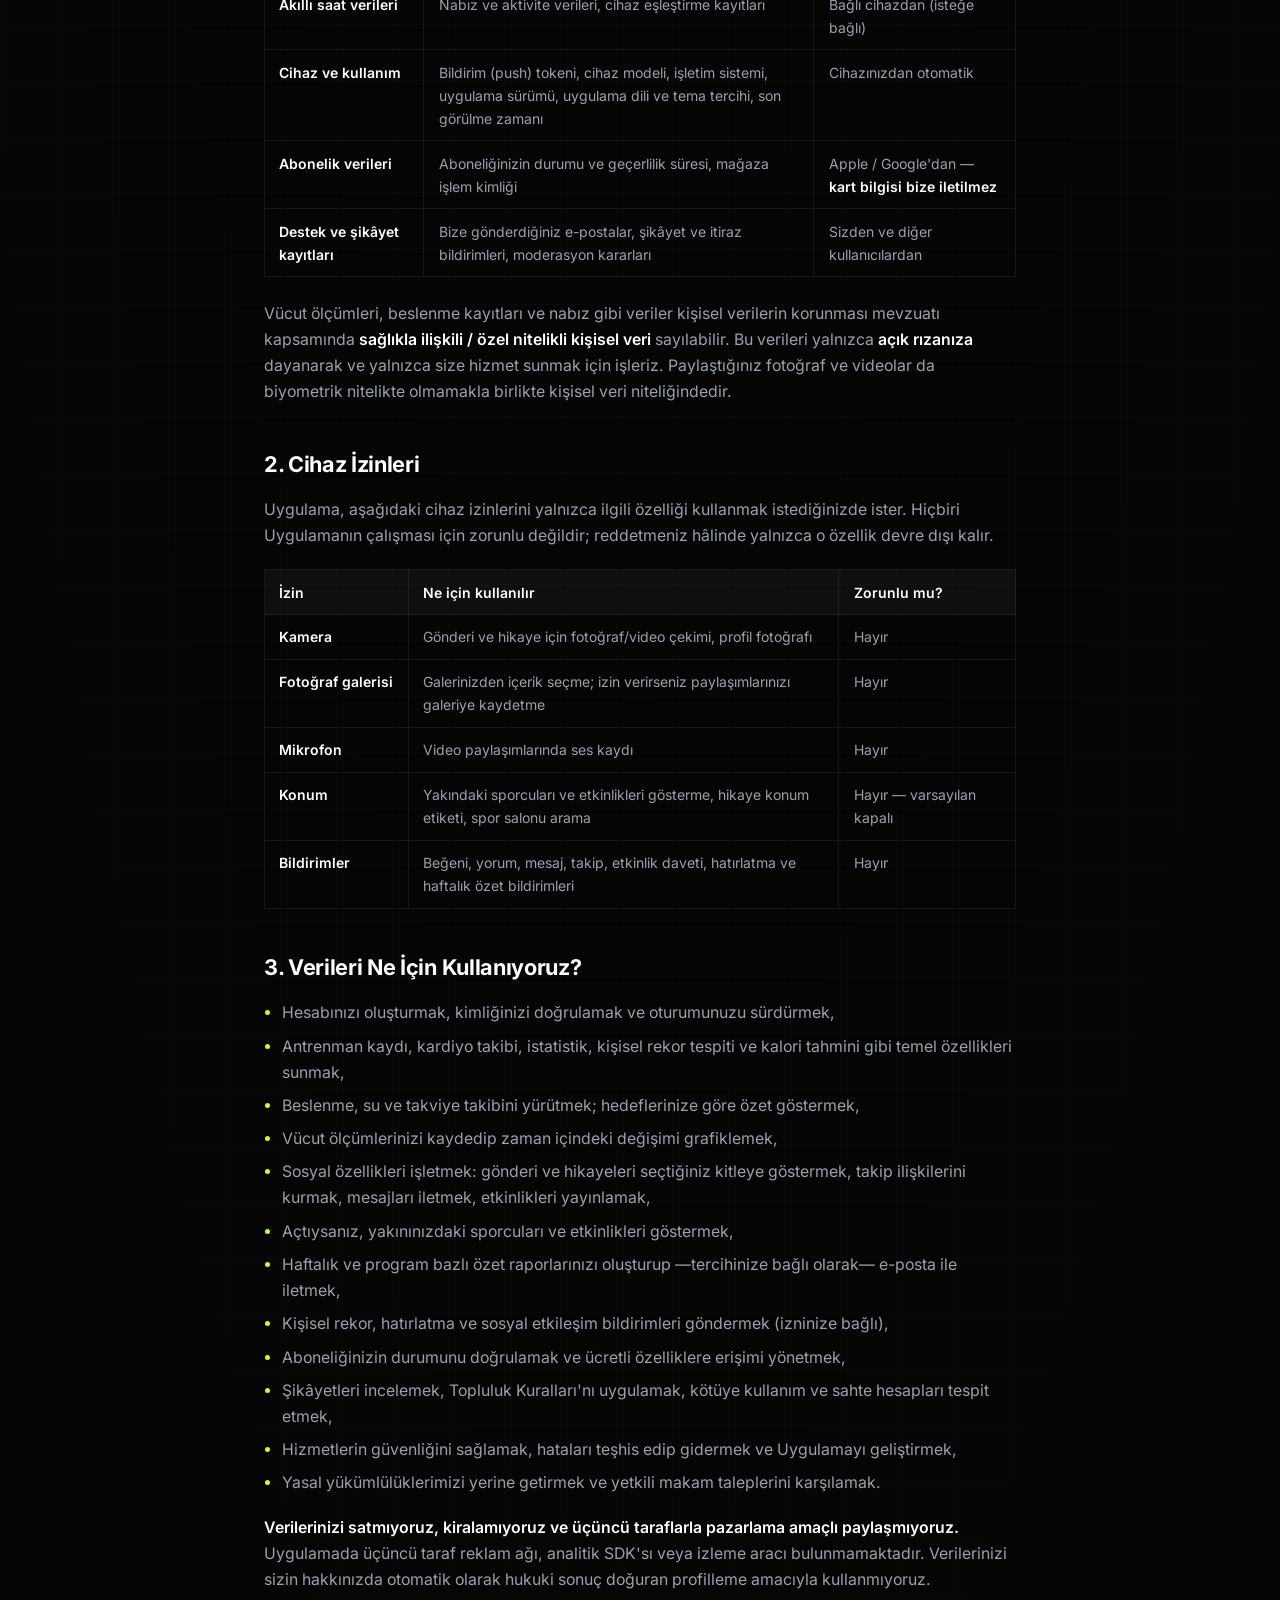
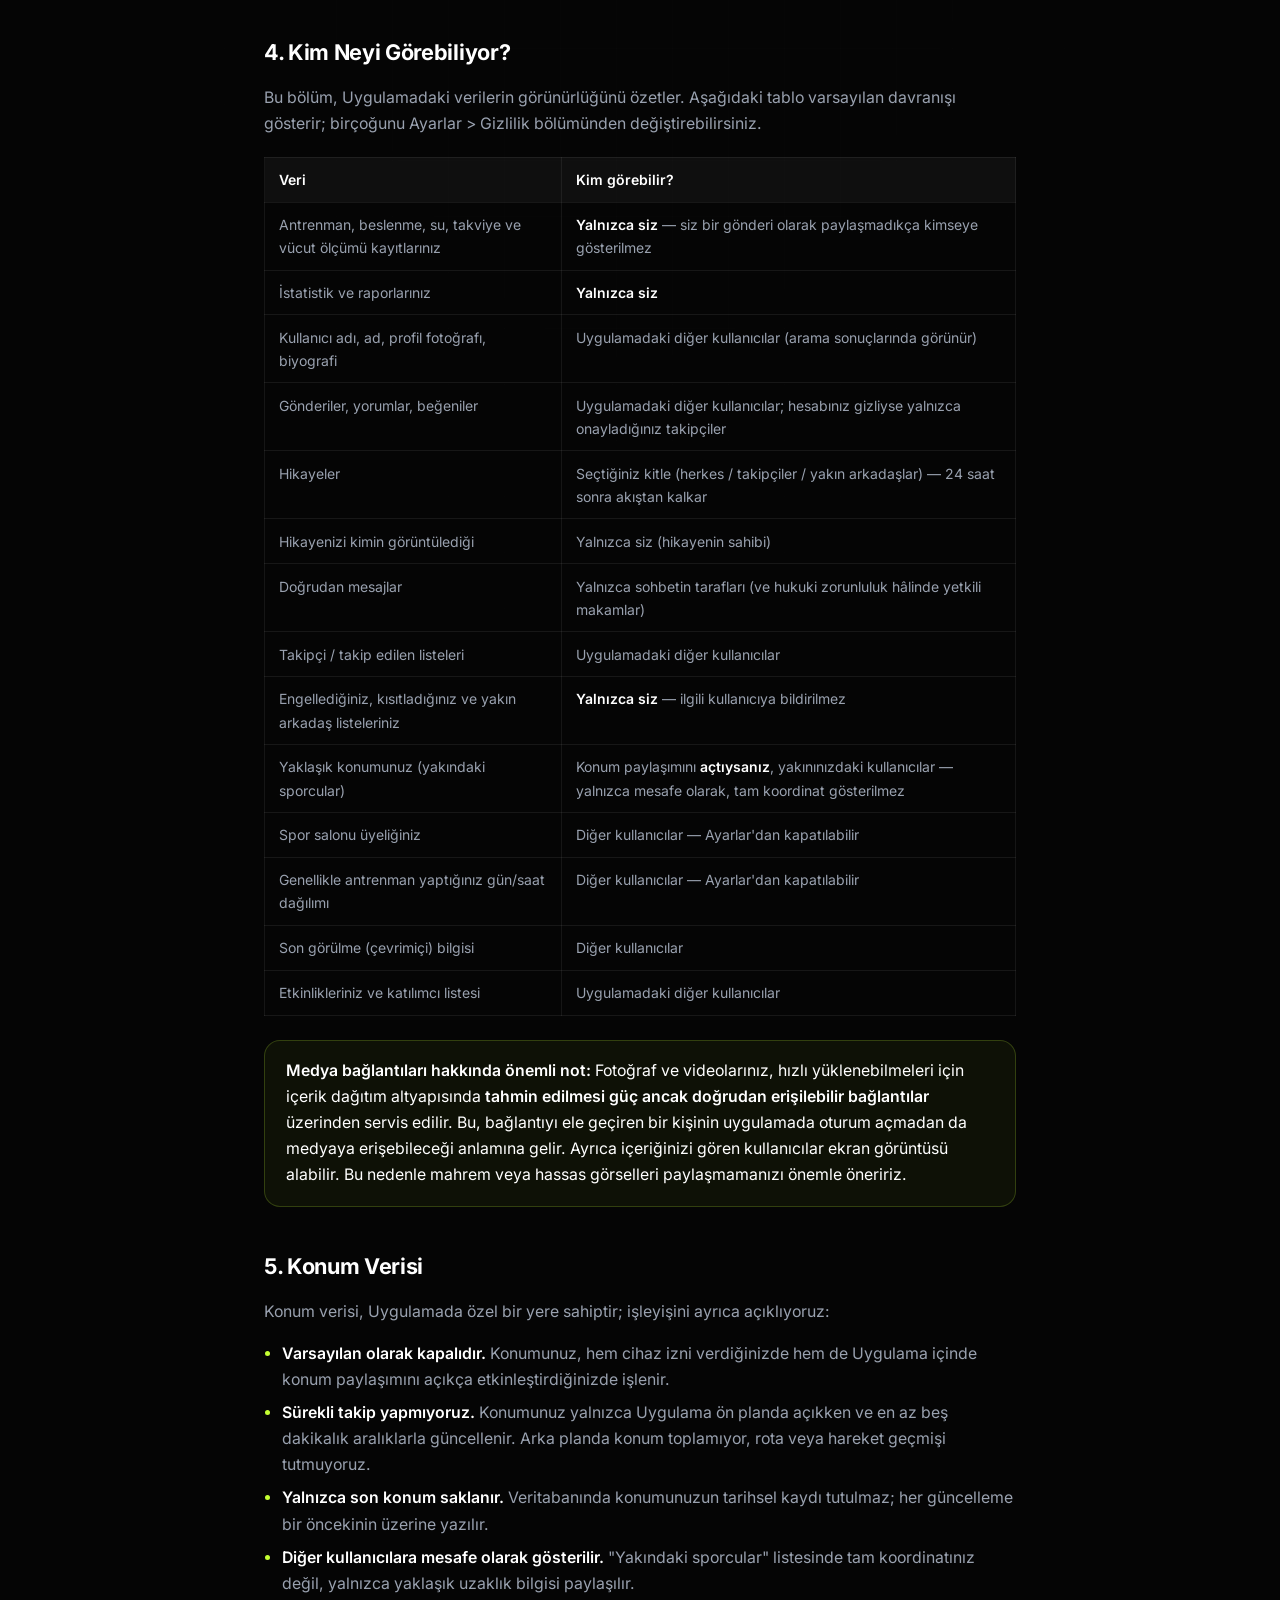
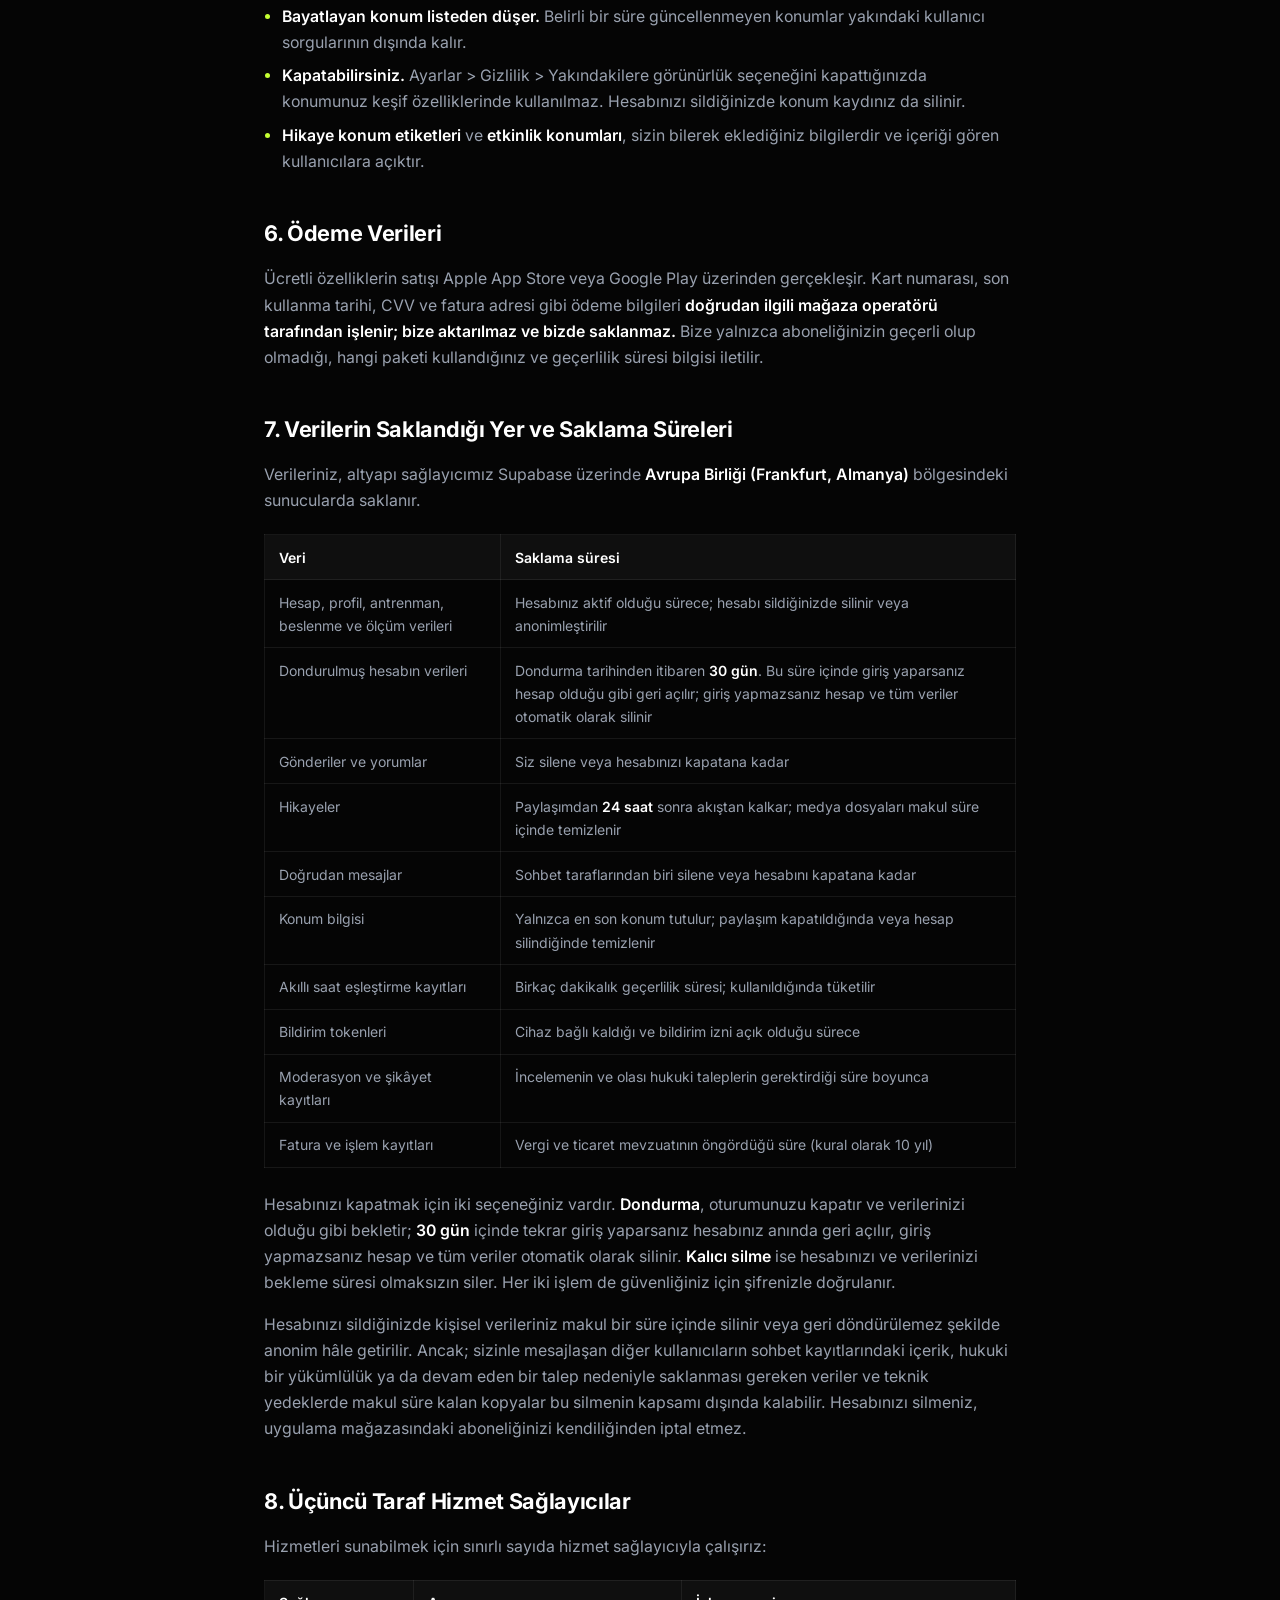
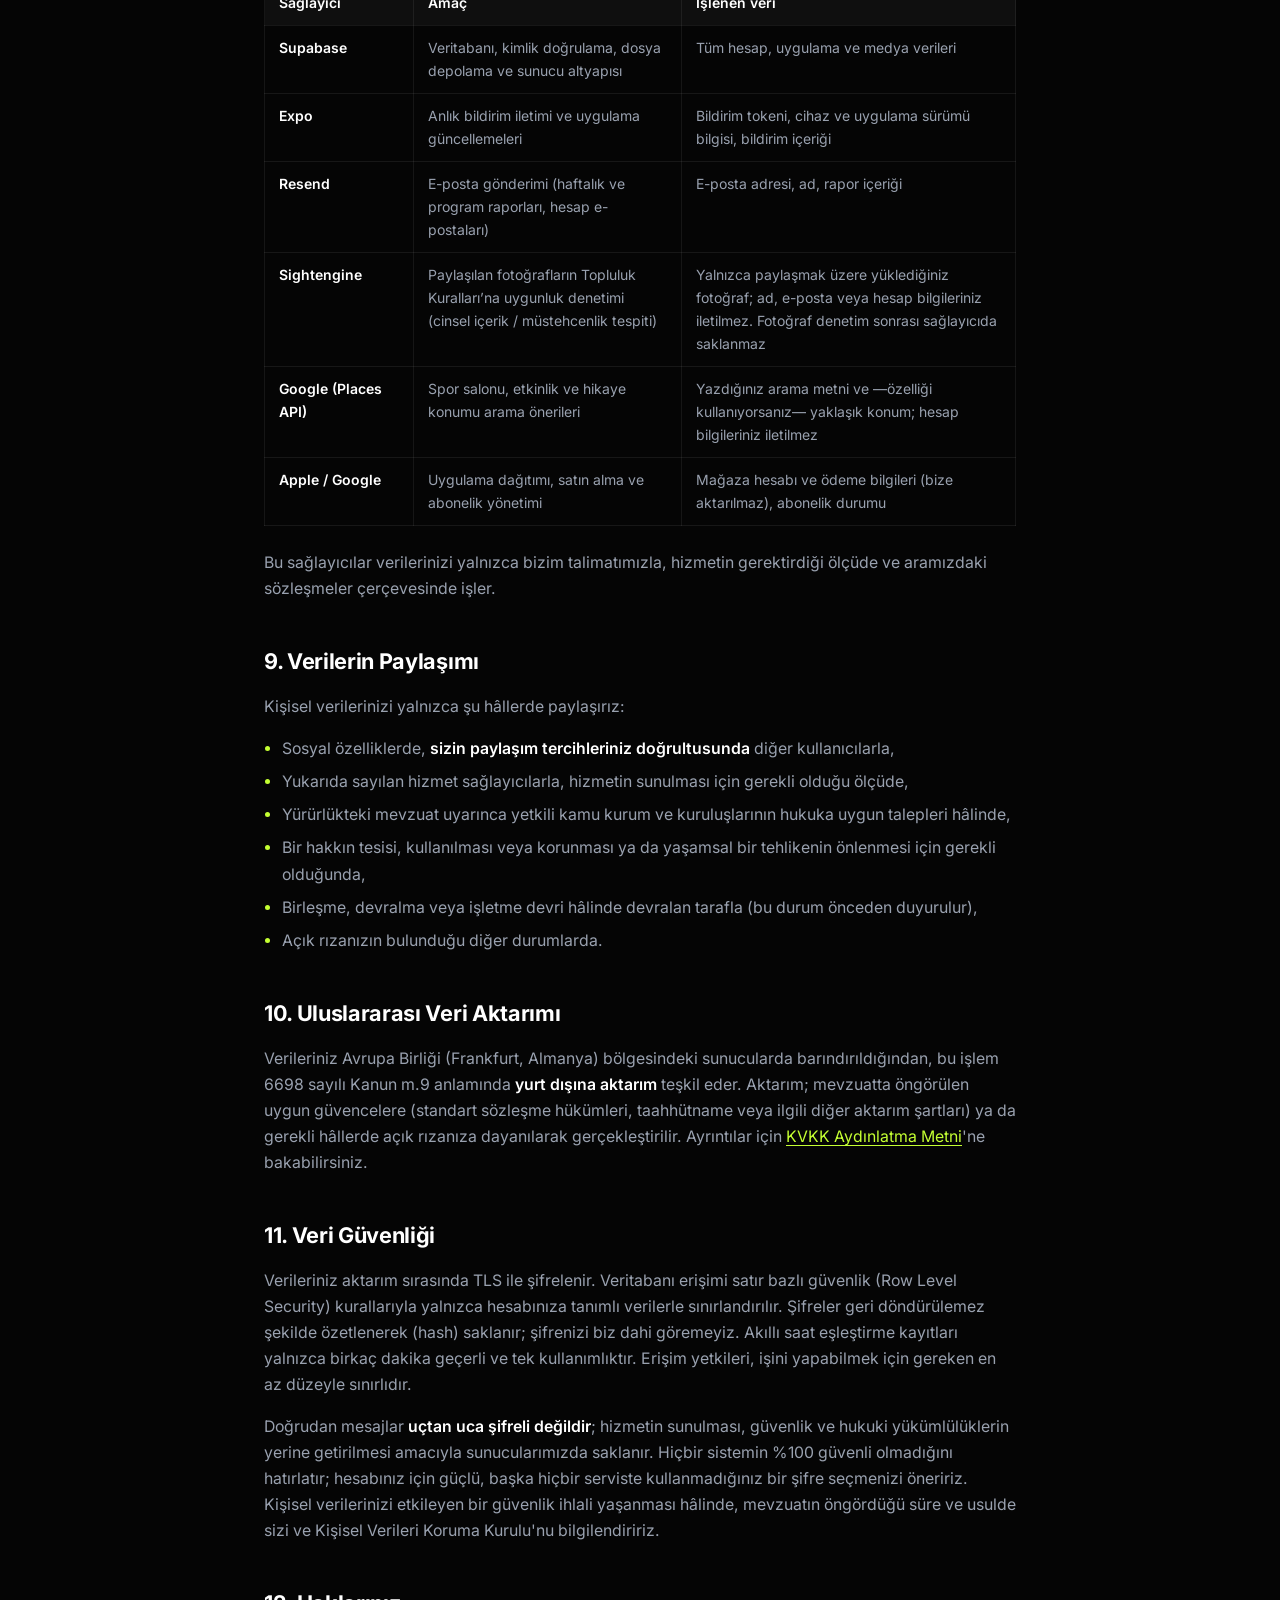
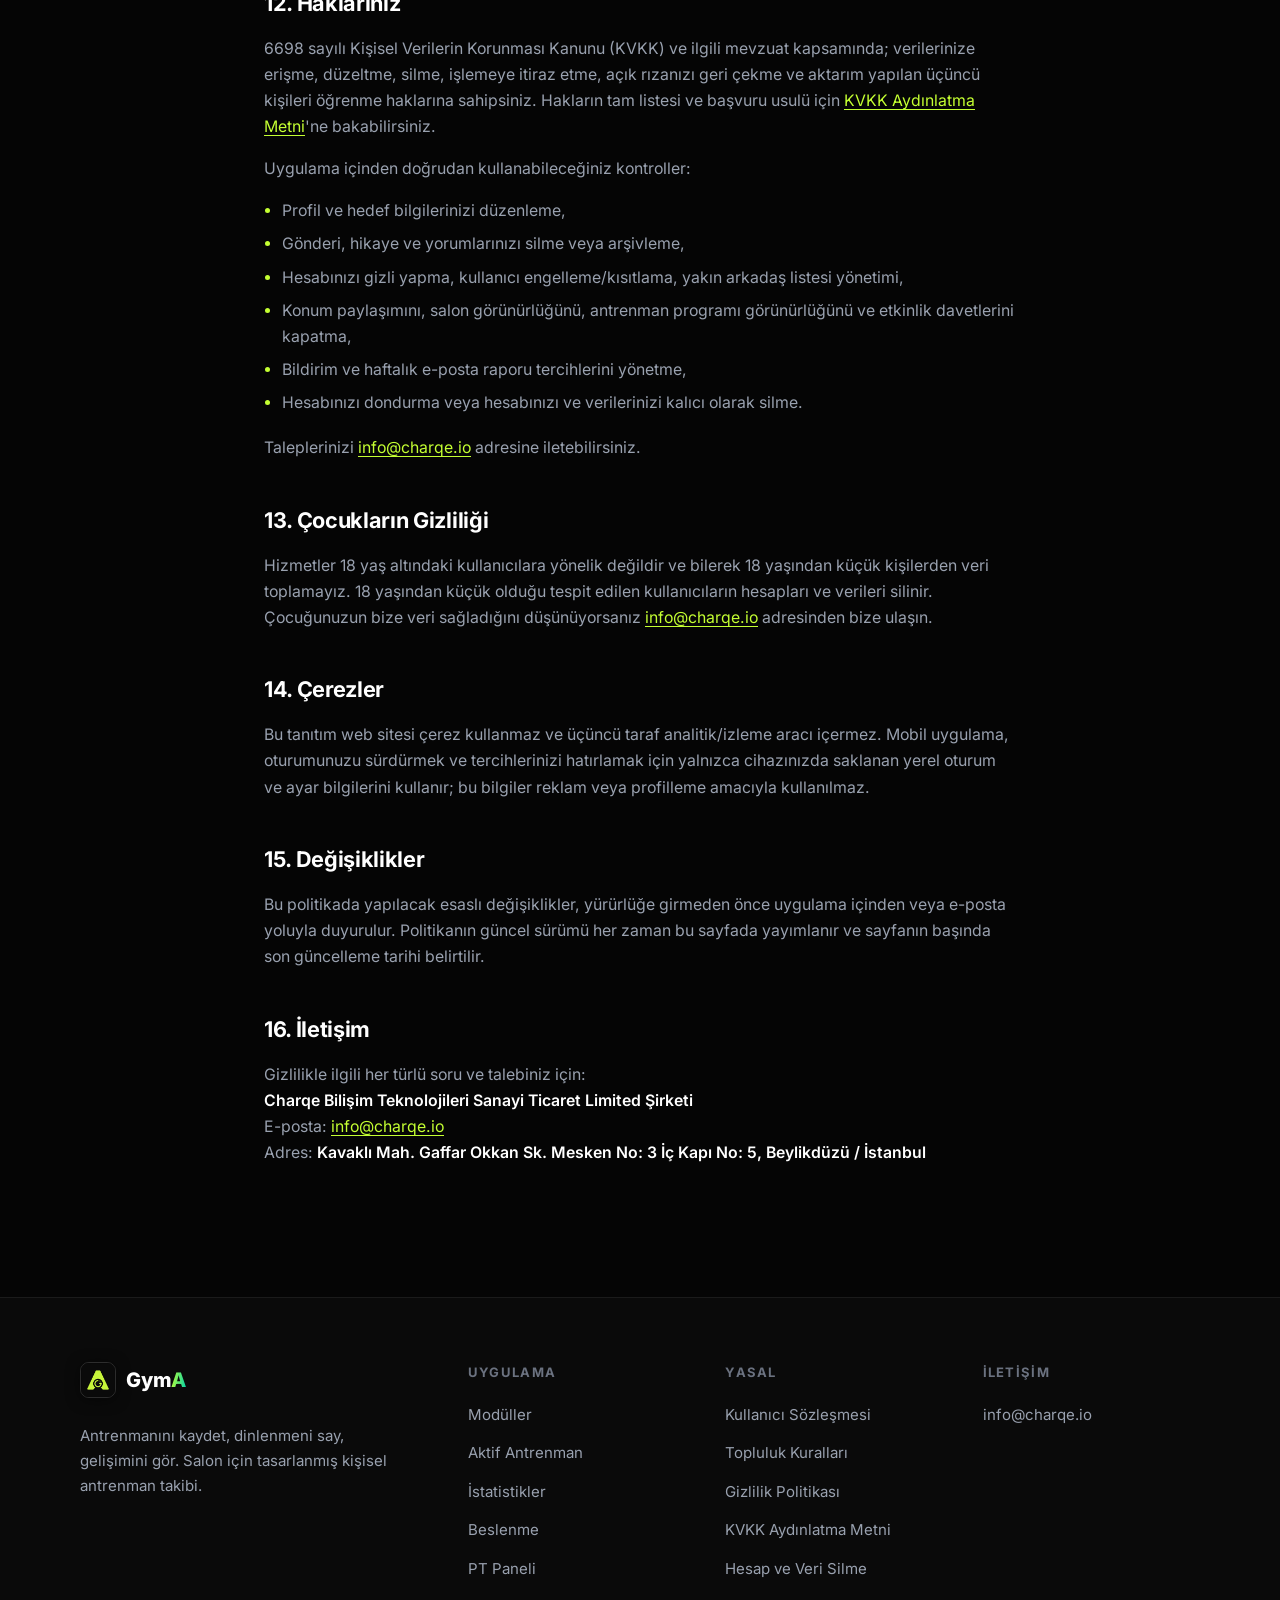
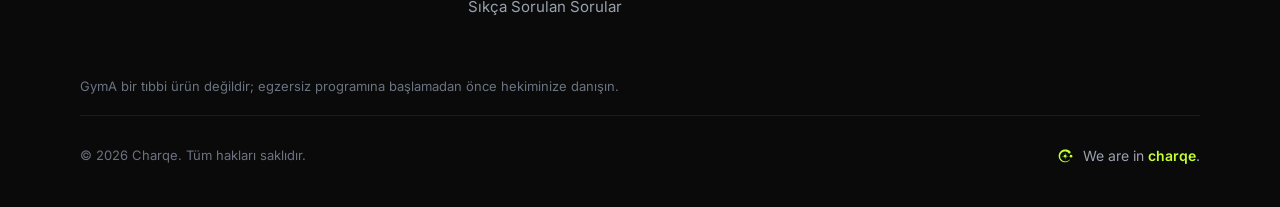
<file: gizlilik-politikasi/index.html>
<!DOCTYPE html><html lang="tr"> <head><meta charset="utf-8"><meta name="viewport" content="width=device-width, initial-scale=1"><title>Gizlilik Politikası — GymA</title><meta name="description" content="GymA'nın hangi kişisel verileri neden topladığını, kimlerin görebildiğini, nasıl sakladığını ve haklarınızı açıklayan gizlilik politikası."><meta name="theme-color" content="#0A0A0A"><link rel="icon" type="image/png" href="/favicon.png"><link rel="apple-touch-icon" href="/icon.png"><link rel="alternate" hreflang="tr" href="https://gyma.charqe.io/gizlilik-politikasi"><link rel="alternate" hreflang="en" href="https://gyma.charqe.io/privacy-policy"><meta property="og:type" content="website"><meta property="og:title" content="Gizlilik Politikası — GymA"><meta property="og:description" content="GymA'nın hangi kişisel verileri neden topladığını, kimlerin görebildiğini, nasıl sakladığını ve haklarınızı açıklayan gizlilik politikası."><meta property="og:image" content="https://gyma.charqe.io/icon.png"><meta property="og:locale" content="tr_TR"><meta property="og:locale:alternate" content="en_US"><meta name="twitter:card" content="summary"><script>
      // Reveal animasyonlari icin JS kapisi — script calismazsa icerik gorunur kalir.
      document.documentElement.classList.add('js');
      if (window.matchMedia('(prefers-reduced-motion: reduce)').matches) {
        document.documentElement.classList.add('reduced-motion');
      }
    </script><link rel="stylesheet" href="/_astro/account-deletion.ClmFzx1L.css">
<style>.legal[data-astro-cid-dpidqgiz]{position:relative;padding-top:clamp(7.5rem,14vh,10rem);padding-bottom:var(--section-pad)}.legal-container[data-astro-cid-dpidqgiz]{max-width:47rem;position:relative}.legal-header[data-astro-cid-dpidqgiz] h1[data-astro-cid-dpidqgiz]{font-size:clamp(1.9rem,4.5vw,2.75rem);font-weight:800;letter-spacing:-.025em;line-height:1.15;margin-top:1rem}.legal-meta[data-astro-cid-dpidqgiz]{display:flex;flex-wrap:wrap;align-items:center;gap:.6rem 1rem;margin-top:.9rem}.legal-updated[data-astro-cid-dpidqgiz]{color:var(--text-3);font-size:.875rem}.legal-lang[data-astro-cid-dpidqgiz]{display:inline-flex;align-items:center;gap:.4rem;padding:.3rem .75rem;border:1px solid var(--border-strong);border-radius:var(--radius-full);color:var(--text-2);font-size:.8125rem;font-weight:600;transition:color .2s ease,border-color .2s ease}.legal-lang[data-astro-cid-dpidqgiz]:hover{color:var(--accent);border-color:var(--border-accent)}.legal-notice[data-astro-cid-dpidqgiz]{margin-top:1.25rem;padding:.85rem 1.1rem;border-left:2px solid var(--accent);background:var(--accent-subtle-05);border-radius:0 var(--radius-md) var(--radius-md) 0;color:var(--text-2);font-size:.875rem}.legal-notice[data-astro-cid-dpidqgiz] a[data-astro-cid-dpidqgiz]{color:var(--accent);text-decoration:underline;text-underline-offset:3px}.legal-body[data-astro-cid-dpidqgiz]{margin-top:2.5rem;border-top:1px solid var(--border);padding-top:2.5rem}.legal-body[data-astro-cid-dpidqgiz] h2{font-size:1.35rem;font-weight:700;letter-spacing:-.015em;margin-top:2.6rem;margin-bottom:.9rem}.legal-body[data-astro-cid-dpidqgiz] h3{font-size:1.05rem;font-weight:700;margin-top:1.8rem;margin-bottom:.6rem}.legal-body[data-astro-cid-dpidqgiz] p{color:var(--text-2);font-size:.9875rem;margin-bottom:1rem}.legal-body[data-astro-cid-dpidqgiz] ul,.legal-body[data-astro-cid-dpidqgiz] ol{margin:0 0 1.15rem;padding-left:1.1rem;display:flex;flex-direction:column;gap:.45rem}.legal-body[data-astro-cid-dpidqgiz] ul{list-style:disc}.legal-body[data-astro-cid-dpidqgiz] ol{list-style:decimal}.legal-body[data-astro-cid-dpidqgiz] li{color:var(--text-2);font-size:.9875rem}.legal-body[data-astro-cid-dpidqgiz] li::marker{color:var(--accent)}.legal-body[data-astro-cid-dpidqgiz] strong{color:var(--text-1);font-weight:600}.legal-body[data-astro-cid-dpidqgiz] a{color:var(--accent);text-decoration:underline;text-underline-offset:3px}.legal-body[data-astro-cid-dpidqgiz] table{width:100%;border-collapse:collapse;margin:1.25rem 0 1.5rem;font-size:.875rem;display:block;overflow-x:auto}.legal-body[data-astro-cid-dpidqgiz] th{text-align:left;color:var(--text-1);font-weight:600;padding:.65rem .9rem;background:#ffffff0a;border:1px solid var(--border);white-space:nowrap}.legal-body[data-astro-cid-dpidqgiz] td{color:var(--text-2);padding:.65rem .9rem;border:1px solid var(--border);vertical-align:top;min-width:9rem}.legal-body[data-astro-cid-dpidqgiz] .callout{background:var(--accent-subtle-05);border:1px solid var(--border-accent);border-radius:var(--radius-md);padding:1.1rem 1.3rem;margin:1.5rem 0}.legal-body[data-astro-cid-dpidqgiz] .callout p{margin:0;color:var(--text-1)}
</style></head> <body> <header class="nav-wrap" data-astro-cid-4lunwx2e> <nav class="nav container" aria-label="Ana gezinme" data-astro-cid-4lunwx2e> <a href="/" class="logo" aria-label="GymA ana sayfa" data-astro-cid-tvrurpns> <img class="logo-mark" src="/logo-icon.png" alt="" width="36" height="36" data-astro-cid-tvrurpns> <span class="logo-text" data-astro-cid-tvrurpns>Gym<span class="grad-text" data-astro-cid-tvrurpns>A</span></span> </a>  <ul class="nav-links" data-astro-cid-4lunwx2e> <li data-astro-cid-4lunwx2e><a href="/#moduller" class="nav-link" data-astro-cid-4lunwx2e>Modüller</a></li><li data-astro-cid-4lunwx2e><a href="/#ozellikler" class="nav-link" data-astro-cid-4lunwx2e>Özellikler</a></li><li data-astro-cid-4lunwx2e><a href="/#sss" class="nav-link" data-astro-cid-4lunwx2e>SSS</a></li> </ul> <div class="nav-actions" data-astro-cid-4lunwx2e> <a href="/#indir" class="btn btn-primary nav-cta" data-astro-cid-4lunwx2e>Uygulamayı İndir</a> <button type="button" class="menu-btn" aria-expanded="false" aria-controls="mobile-menu" aria-label="Menüyü aç" data-label-open="Menüyü aç" data-label-close="Menüyü kapat" data-astro-cid-4lunwx2e> <svg class="icon-open" viewBox="0 0 24 24" fill="none" stroke="currentColor" stroke-width="2" stroke-linecap="round" width="22" height="22" aria-hidden="true" data-astro-cid-4lunwx2e> <path d="M4 7h16M4 12h16M4 17h16" data-astro-cid-4lunwx2e></path> </svg> <svg class="icon-close" viewBox="0 0 24 24" fill="none" stroke="currentColor" stroke-width="2" stroke-linecap="round" width="22" height="22" aria-hidden="true" data-astro-cid-4lunwx2e> <path d="M6 6l12 12M18 6L6 18" data-astro-cid-4lunwx2e></path> </svg> </button> </div> </nav> <div class="mobile-menu" id="mobile-menu" hidden data-astro-cid-4lunwx2e> <ul data-astro-cid-4lunwx2e> <li data-astro-cid-4lunwx2e><a href="/#moduller" class="mobile-link" data-astro-cid-4lunwx2e>Modüller</a></li><li data-astro-cid-4lunwx2e><a href="/#ozellikler" class="mobile-link" data-astro-cid-4lunwx2e>Özellikler</a></li><li data-astro-cid-4lunwx2e><a href="/#sss" class="mobile-link" data-astro-cid-4lunwx2e>SSS</a></li> <li data-astro-cid-4lunwx2e><a href="/#indir" class="btn btn-primary mobile-cta" data-astro-cid-4lunwx2e>Uygulamayı İndir</a></li> </ul> </div> </header>  <script type="module">const r=document.querySelector(".nav-wrap"),e=document.querySelector(".menu-btn"),n=document.getElementById("mobile-menu"),l=()=>{r?.classList.toggle("scrolled",window.scrollY>12)};l();window.addEventListener("scroll",l,{passive:!0});const s=e?.dataset.labelOpen??"",o=e?.dataset.labelClose??"",a=()=>{e?.setAttribute("aria-expanded","false"),e?.setAttribute("aria-label",s),n?.setAttribute("hidden","")};e?.addEventListener("click",()=>{e.getAttribute("aria-expanded")==="true"?a():(e.setAttribute("aria-expanded","true"),e.setAttribute("aria-label",o),n?.removeAttribute("hidden"))});n?.querySelectorAll("a").forEach(t=>t.addEventListener("click",a));window.addEventListener("keydown",t=>{t.key==="Escape"&&a()});</script> <main>  <article class="legal" data-astro-cid-dpidqgiz> <div class="bg-grid" aria-hidden="true" data-astro-cid-dpidqgiz></div> <div class="container legal-container" data-astro-cid-dpidqgiz> <header class="legal-header" data-astro-cid-dpidqgiz> <p class="eyebrow" data-astro-cid-dpidqgiz>Yasal</p> <h1 data-astro-cid-dpidqgiz>Gizlilik Politikası</h1> <div class="legal-meta" data-astro-cid-dpidqgiz> <p class="legal-updated" data-astro-cid-dpidqgiz>Son güncelleme: 29 Ekim 2026</p> <a class="legal-lang" href="/privacy-policy" hreflang="en" lang="en" aria-label="Read this document in English" data-astro-cid-dpidqgiz> <svg viewBox="0 0 24 24" width="15" height="15" fill="none" stroke="currentColor" stroke-width="1.8" stroke-linecap="round" stroke-linejoin="round" aria-hidden="true" data-astro-cid-dpidqgiz> <circle cx="12" cy="12" r="9" data-astro-cid-dpidqgiz></circle> <path d="M3 12h18M12 3c2.5 2.6 3.8 5.6 3.8 9s-1.3 6.4-3.8 9c-2.5-2.6-3.8-5.6-3.8-9S9.5 5.6 12 3z" data-astro-cid-dpidqgiz></path> </svg> English </a> </div>  </header> <div class="legal-body" data-astro-cid-dpidqgiz>  <p>
Bu Gizlilik Politikası; <strong>Charqe Bilişim Teknolojileri Sanayi Ticaret Limited Şirketi</strong> ("<strong>Charqe</strong>", "<strong>biz</strong>") tarafından sunulan GymA mobil uygulaması, bağlı giyilebilir cihaz uygulamaları ve gyma.charqe.io web sitesi ("<strong>Hizmetler</strong>") kapsamında kişisel verilerinizin nasıl toplandığını, kullanıldığını, kimlerle paylaşıldığını ve nasıl korunduğunu açıklar.
</p> <div class="callout"> <p> <strong>Kısaca:</strong> Verilerinizi satmıyoruz ve reklam amacıyla paylaşmıyoruz. Antrenman, beslenme ve ölçüm verileriniz varsayılan olarak <strong>yalnızca size</strong> görünür. Sosyal tarafta paylaştıklarınız ise —siz aksini seçmedikçe— diğer kullanıcılara açıktır. Konum paylaşımı <strong>varsayılan olarak kapalıdır</strong> ve yalnızca siz açtığınızda çalışır. Ödeme bilgilerinizi hiç görmüyoruz.
</p> </div> <h2>1. Topladığımız Veriler</h2> <table> <thead> <tr> <th>Kategori</th> <th>Örnekler</th> <th>Kaynak</th> </tr> </thead> <tbody> <tr> <td><strong>Hesap bilgileri</strong></td> <td>E-posta adresi, ad-soyad, şifre (geri döndürülemez şekilde özetlenmiş olarak), e-posta doğrulama kaydı</td> <td>Kayıt sırasında sizden</td> </tr> <tr> <td><strong>Profil bilgileri</strong></td> <td>Yaş, cinsiyet, kilo, fitness seviyesi, antrenman hedefleri, haftalık hedef, kullanıcı adı (@handle), profil fotoğrafı, biyografi, seçtiğiniz spor salonu</td> <td>Profil kurulumunda ve düzenlemede sizden</td> </tr> <tr> <td><strong>Antrenman verileri</strong></td> <td>Antrenman planları ve programları, set/tekrar/ağırlık kayıtları, RPE, dinlenme süreleri, süre, tahmini kalori, kardiyo aktiviteleri</td> <td>Uygulama kullanımınızdan</td> </tr> <tr> <td><strong>Vücut ölçümleri</strong></td> <td>Kilo, yağ oranı, yağ kütlesi, kas kütlesi, çevre ölçüleri (bel, kalça, göğüs, kol, bacak, boyun, omuz)</td> <td>Sizden (isteğe bağlı)</td> </tr> <tr> <td><strong>Beslenme verileri</strong></td> <td>Öğün ve besin kayıtları, kalori ve makro değerleri, su tüketimi, takviye listesi ve günlük kullanım işaretleri, beslenme hedefleri</td> <td>Sizden (isteğe bağlı)</td> </tr> <tr> <td><strong>Sosyal içerik</strong></td> <td>Gönderiler, fotoğraf ve videolar, hikayeler, yorumlar, beğeniler, kaydedilen gönderiler, paylaştığınız antrenman kartları</td> <td>Sizden (isteğe bağlı)</td> </tr> <tr> <td><strong>Sosyal ilişki verileri</strong></td> <td>Takip ettikleriniz ve takipçileriniz, engellenen/kısıtlanan kullanıcı listeleri, yakın arkadaş listesi, hikaye görüntüleme kayıtları, hesap gizlilik tercihleri</td> <td>Uygulama kullanımınızdan</td> </tr> <tr> <td><strong>Mesajlaşma verileri</strong></td> <td>Doğrudan mesaj içerikleri, gönderim/okunma zamanları, sohbet katılımcıları</td> <td>Sizden (isteğe bağlı)</td> </tr> <tr> <td><strong>Etkinlik verileri</strong></td> <td>Oluşturduğunuz/katıldığınız etkinlikler, etkinlik yeri ve koordinatları, katılım ve davet durumları</td> <td>Sizden (isteğe bağlı)</td> </tr> <tr> <td><strong>Konum verileri</strong></td> <td>Yaklaşık cihaz konumu (enlem/boylam) ve son güncellenme zamanı; hikayelere eklediğiniz konum etiketleri</td> <td>Cihazınızdan — <strong>yalnızca izin verip özelliği açtıysanız</strong></td> </tr> <tr> <td><strong>Akıllı saat verileri</strong></td> <td>Nabız ve aktivite verileri, cihaz eşleştirme kayıtları</td> <td>Bağlı cihazdan (isteğe bağlı)</td> </tr> <tr> <td><strong>Cihaz ve kullanım</strong></td> <td>Bildirim (push) tokeni, cihaz modeli, işletim sistemi, uygulama sürümü, uygulama dili ve tema tercihi, son görülme zamanı</td> <td>Cihazınızdan otomatik</td> </tr> <tr> <td><strong>Abonelik verileri</strong></td> <td>Aboneliğinizin durumu ve geçerlilik süresi, mağaza işlem kimliği</td> <td>Apple / Google'dan — <strong>kart bilgisi bize iletilmez</strong></td> </tr> <tr> <td><strong>Destek ve şikâyet kayıtları</strong></td> <td>Bize gönderdiğiniz e-postalar, şikâyet ve itiraz bildirimleri, moderasyon kararları</td> <td>Sizden ve diğer kullanıcılardan</td> </tr> </tbody> </table> <p>
Vücut ölçümleri, beslenme kayıtları ve nabız gibi veriler kişisel verilerin korunması mevzuatı kapsamında <strong>sağlıkla ilişkili / özel nitelikli kişisel veri</strong> sayılabilir. Bu verileri yalnızca <strong>açık rızanıza</strong> dayanarak ve yalnızca size hizmet sunmak için işleriz. Paylaştığınız fotoğraf ve videolar da biyometrik nitelikte olmamakla birlikte kişisel veri niteliğindedir.
</p> <h2>2. Cihaz İzinleri</h2> <p>
Uygulama, aşağıdaki cihaz izinlerini yalnızca ilgili özelliği kullanmak istediğinizde ister. Hiçbiri Uygulamanın çalışması için zorunlu değildir; reddetmeniz hâlinde yalnızca o özellik devre dışı kalır.
</p> <table> <thead> <tr> <th>İzin</th> <th>Ne için kullanılır</th> <th>Zorunlu mu?</th> </tr> </thead> <tbody> <tr> <td><strong>Kamera</strong></td> <td>Gönderi ve hikaye için fotoğraf/video çekimi, profil fotoğrafı</td> <td>Hayır</td> </tr> <tr> <td><strong>Fotoğraf galerisi</strong></td> <td>Galerinizden içerik seçme; izin verirseniz paylaşımlarınızı galeriye kaydetme</td> <td>Hayır</td> </tr> <tr> <td><strong>Mikrofon</strong></td> <td>Video paylaşımlarında ses kaydı</td> <td>Hayır</td> </tr> <tr> <td><strong>Konum</strong></td> <td>Yakındaki sporcuları ve etkinlikleri gösterme, hikaye konum etiketi, spor salonu arama</td> <td>Hayır — varsayılan kapalı</td> </tr> <tr> <td><strong>Bildirimler</strong></td> <td>Beğeni, yorum, mesaj, takip, etkinlik daveti, hatırlatma ve haftalık özet bildirimleri</td> <td>Hayır</td> </tr> </tbody> </table> <h2>3. Verileri Ne İçin Kullanıyoruz?</h2> <ul> <li>Hesabınızı oluşturmak, kimliğinizi doğrulamak ve oturumunuzu sürdürmek,</li> <li>Antrenman kaydı, kardiyo takibi, istatistik, kişisel rekor tespiti ve kalori tahmini gibi temel özellikleri sunmak,</li> <li>Beslenme, su ve takviye takibini yürütmek; hedeflerinize göre özet göstermek,</li> <li>Vücut ölçümlerinizi kaydedip zaman içindeki değişimi grafiklemek,</li> <li>Sosyal özellikleri işletmek: gönderi ve hikayeleri seçtiğiniz kitleye göstermek, takip ilişkilerini kurmak, mesajları iletmek, etkinlikleri yayınlamak,</li> <li>Açtıysanız, yakınınızdaki sporcuları ve etkinlikleri göstermek,</li> <li>Haftalık ve program bazlı özet raporlarınızı oluşturup —tercihinize bağlı olarak— e-posta ile iletmek,</li> <li>Kişisel rekor, hatırlatma ve sosyal etkileşim bildirimleri göndermek (izninize bağlı),</li> <li>Aboneliğinizin durumunu doğrulamak ve ücretli özelliklere erişimi yönetmek,</li> <li>Şikâyetleri incelemek, Topluluk Kuralları'nı uygulamak, kötüye kullanım ve sahte hesapları tespit etmek,</li> <li>Hizmetlerin güvenliğini sağlamak, hataları teşhis edip gidermek ve Uygulamayı geliştirmek,</li> <li>Yasal yükümlülüklerimizi yerine getirmek ve yetkili makam taleplerini karşılamak.</li> </ul> <p> <strong>Verilerinizi satmıyoruz, kiralamıyoruz ve üçüncü taraflarla pazarlama amaçlı paylaşmıyoruz.</strong> Uygulamada üçüncü taraf reklam ağı, analitik SDK'sı veya izleme aracı bulunmamaktadır. Verilerinizi sizin hakkınızda otomatik olarak hukuki sonuç doğuran profilleme amacıyla kullanmıyoruz.
</p> <h2>4. Kim Neyi Görebiliyor?</h2> <p>
Bu bölüm, Uygulamadaki verilerin görünürlüğünü özetler. Aşağıdaki tablo varsayılan davranışı gösterir; birçoğunu Ayarlar &gt; Gizlilik bölümünden değiştirebilirsiniz.
</p> <table> <thead> <tr> <th>Veri</th> <th>Kim görebilir?</th> </tr> </thead> <tbody> <tr> <td>Antrenman, beslenme, su, takviye ve vücut ölçümü kayıtlarınız</td> <td><strong>Yalnızca siz</strong> — siz bir gönderi olarak paylaşmadıkça kimseye gösterilmez</td> </tr> <tr> <td>İstatistik ve raporlarınız</td> <td><strong>Yalnızca siz</strong></td> </tr> <tr> <td>Kullanıcı adı, ad, profil fotoğrafı, biyografi</td> <td>Uygulamadaki diğer kullanıcılar (arama sonuçlarında görünür)</td> </tr> <tr> <td>Gönderiler, yorumlar, beğeniler</td> <td>Uygulamadaki diğer kullanıcılar; hesabınız gizliyse yalnızca onayladığınız takipçiler</td> </tr> <tr> <td>Hikayeler</td> <td>Seçtiğiniz kitle (herkes / takipçiler / yakın arkadaşlar) — 24 saat sonra akıştan kalkar</td> </tr> <tr> <td>Hikayenizi kimin görüntülediği</td> <td>Yalnızca siz (hikayenin sahibi)</td> </tr> <tr> <td>Doğrudan mesajlar</td> <td>Yalnızca sohbetin tarafları (ve hukuki zorunluluk hâlinde yetkili makamlar)</td> </tr> <tr> <td>Takipçi / takip edilen listeleri</td> <td>Uygulamadaki diğer kullanıcılar</td> </tr> <tr> <td>Engellediğiniz, kısıtladığınız ve yakın arkadaş listeleriniz</td> <td><strong>Yalnızca siz</strong> — ilgili kullanıcıya bildirilmez</td> </tr> <tr> <td>Yaklaşık konumunuz (yakındaki sporcular)</td> <td>Konum paylaşımını <strong>açtıysanız</strong>, yakınınızdaki kullanıcılar — yalnızca mesafe olarak, tam koordinat gösterilmez</td> </tr> <tr> <td>Spor salonu üyeliğiniz</td> <td>Diğer kullanıcılar — Ayarlar'dan kapatılabilir</td> </tr> <tr> <td>Genellikle antrenman yaptığınız gün/saat dağılımı</td> <td>Diğer kullanıcılar — Ayarlar'dan kapatılabilir</td> </tr> <tr> <td>Son görülme (çevrimiçi) bilgisi</td> <td>Diğer kullanıcılar</td> </tr> <tr> <td>Etkinlikleriniz ve katılımcı listesi</td> <td>Uygulamadaki diğer kullanıcılar</td> </tr> </tbody> </table> <div class="callout"> <p> <strong>Medya bağlantıları hakkında önemli not:</strong> Fotoğraf ve videolarınız, hızlı yüklenebilmeleri için içerik dağıtım altyapısında <strong>tahmin edilmesi güç ancak doğrudan erişilebilir bağlantılar</strong> üzerinden servis edilir. Bu, bağlantıyı ele geçiren bir kişinin uygulamada oturum açmadan da medyaya erişebileceği anlamına gelir. Ayrıca içeriğinizi gören kullanıcılar ekran görüntüsü alabilir. Bu nedenle mahrem veya hassas görselleri paylaşmamanızı önemle öneririz.
</p> </div> <h2>5. Konum Verisi</h2> <p>
Konum verisi, Uygulamada özel bir yere sahiptir; işleyişini ayrıca açıklıyoruz:
</p> <ul> <li><strong>Varsayılan olarak kapalıdır.</strong> Konumunuz, hem cihaz izni verdiğinizde hem de Uygulama içinde konum paylaşımını açıkça etkinleştirdiğinizde işlenir.</li> <li><strong>Sürekli takip yapmıyoruz.</strong> Konumunuz yalnızca Uygulama ön planda açıkken ve en az beş dakikalık aralıklarla güncellenir. Arka planda konum toplamıyor, rota veya hareket geçmişi tutmuyoruz.</li> <li><strong>Yalnızca son konum saklanır.</strong> Veritabanında konumunuzun tarihsel kaydı tutulmaz; her güncelleme bir öncekinin üzerine yazılır.</li> <li><strong>Diğer kullanıcılara mesafe olarak gösterilir.</strong> "Yakındaki sporcular" listesinde tam koordinatınız değil, yalnızca yaklaşık uzaklık bilgisi paylaşılır.</li> <li><strong>Bayatlayan konum listeden düşer.</strong> Belirli bir süre güncellenmeyen konumlar yakındaki kullanıcı sorgularının dışında kalır.</li> <li><strong>Kapatabilirsiniz.</strong> Ayarlar &gt; Gizlilik &gt; Yakındakilere görünürlük seçeneğini kapattığınızda konumunuz keşif özelliklerinde kullanılmaz. Hesabınızı sildiğinizde konum kaydınız da silinir.</li> <li><strong>Hikaye konum etiketleri</strong> ve <strong>etkinlik konumları</strong>, sizin bilerek eklediğiniz bilgilerdir ve içeriği gören kullanıcılara açıktır.</li> </ul> <h2>6. Ödeme Verileri</h2> <p>
Ücretli özelliklerin satışı Apple App Store veya Google Play üzerinden gerçekleşir. Kart numarası, son kullanma tarihi, CVV ve fatura adresi gibi ödeme bilgileri <strong>doğrudan ilgili mağaza operatörü tarafından işlenir; bize aktarılmaz ve bizde saklanmaz.</strong> Bize yalnızca aboneliğinizin geçerli olup olmadığı, hangi paketi kullandığınız ve geçerlilik süresi bilgisi iletilir.
</p> <h2>7. Verilerin Saklandığı Yer ve Saklama Süreleri</h2> <p>
Verileriniz, altyapı sağlayıcımız Supabase üzerinde <strong>Avrupa Birliği (Frankfurt, Almanya)</strong> bölgesindeki sunucularda saklanır.
</p> <table> <thead> <tr> <th>Veri</th> <th>Saklama süresi</th> </tr> </thead> <tbody> <tr> <td>Hesap, profil, antrenman, beslenme ve ölçüm verileri</td> <td>Hesabınız aktif olduğu sürece; hesabı sildiğinizde silinir veya anonimleştirilir</td> </tr> <tr> <td>Dondurulmuş hesabın verileri</td> <td>Dondurma tarihinden itibaren <strong>30 gün</strong>. Bu süre içinde giriş yaparsanız hesap olduğu gibi geri açılır; giriş yapmazsanız hesap ve tüm veriler otomatik olarak silinir</td> </tr> <tr> <td>Gönderiler ve yorumlar</td> <td>Siz silene veya hesabınızı kapatana kadar</td> </tr> <tr> <td>Hikayeler</td> <td>Paylaşımdan <strong>24 saat</strong> sonra akıştan kalkar; medya dosyaları makul süre içinde temizlenir</td> </tr> <tr> <td>Doğrudan mesajlar</td> <td>Sohbet taraflarından biri silene veya hesabını kapatana kadar</td> </tr> <tr> <td>Konum bilgisi</td> <td>Yalnızca en son konum tutulur; paylaşım kapatıldığında veya hesap silindiğinde temizlenir</td> </tr> <tr> <td>Akıllı saat eşleştirme kayıtları</td> <td>Birkaç dakikalık geçerlilik süresi; kullanıldığında tüketilir</td> </tr> <tr> <td>Bildirim tokenleri</td> <td>Cihaz bağlı kaldığı ve bildirim izni açık olduğu sürece</td> </tr> <tr> <td>Moderasyon ve şikâyet kayıtları</td> <td>İncelemenin ve olası hukuki taleplerin gerektirdiği süre boyunca</td> </tr> <tr> <td>Fatura ve işlem kayıtları</td> <td>Vergi ve ticaret mevzuatının öngördüğü süre (kural olarak 10 yıl)</td> </tr> </tbody> </table> <p>
Hesabınızı kapatmak için iki seçeneğiniz vardır. <strong>Dondurma</strong>, oturumunuzu kapatır ve verilerinizi olduğu gibi bekletir; <strong>30 gün</strong> içinde tekrar giriş yaparsanız hesabınız anında geri açılır, giriş yapmazsanız hesap ve tüm veriler otomatik olarak silinir. <strong>Kalıcı silme</strong> ise hesabınızı ve verilerinizi bekleme süresi olmaksızın siler. Her iki işlem de güvenliğiniz için şifrenizle doğrulanır.
</p> <p>
Hesabınızı sildiğinizde kişisel verileriniz makul bir süre içinde silinir veya geri döndürülemez şekilde anonim hâle getirilir. Ancak; sizinle mesajlaşan diğer kullanıcıların sohbet kayıtlarındaki içerik, hukuki bir yükümlülük ya da devam eden bir talep nedeniyle saklanması gereken veriler ve teknik yedeklerde makul süre kalan kopyalar bu silmenin kapsamı dışında kalabilir. Hesabınızı silmeniz, uygulama mağazasındaki aboneliğinizi kendiliğinden iptal etmez.
</p> <h2>8. Üçüncü Taraf Hizmet Sağlayıcılar</h2> <p>
Hizmetleri sunabilmek için sınırlı sayıda hizmet sağlayıcıyla çalışırız:
</p> <table> <thead> <tr> <th>Sağlayıcı</th> <th>Amaç</th> <th>İşlenen veri</th> </tr> </thead> <tbody> <tr> <td><strong>Supabase</strong></td> <td>Veritabanı, kimlik doğrulama, dosya depolama ve sunucu altyapısı</td> <td>Tüm hesap, uygulama ve medya verileri</td> </tr> <tr> <td><strong>Expo</strong></td> <td>Anlık bildirim iletimi ve uygulama güncellemeleri</td> <td>Bildirim tokeni, cihaz ve uygulama sürümü bilgisi, bildirim içeriği</td> </tr> <tr> <td><strong>Resend</strong></td> <td>E-posta gönderimi (haftalık ve program raporları, hesap e-postaları)</td> <td>E-posta adresi, ad, rapor içeriği</td> </tr> <tr> <td><strong>Sightengine</strong></td> <td>Paylaşılan fotoğrafların Topluluk Kuralları’na uygunluk denetimi (cinsel içerik / müstehcenlik tespiti)</td> <td>Yalnızca paylaşmak üzere yüklediğiniz fotoğraf; ad, e-posta veya hesap bilgileriniz iletilmez. Fotoğraf denetim sonrası sağlayıcıda saklanmaz</td> </tr> <tr> <td><strong>Google (Places API)</strong></td> <td>Spor salonu, etkinlik ve hikaye konumu arama önerileri</td> <td>Yazdığınız arama metni ve —özelliği kullanıyorsanız— yaklaşık konum; hesap bilgileriniz iletilmez</td> </tr> <tr> <td><strong>Apple / Google</strong></td> <td>Uygulama dağıtımı, satın alma ve abonelik yönetimi</td> <td>Mağaza hesabı ve ödeme bilgileri (bize aktarılmaz), abonelik durumu</td> </tr> </tbody> </table> <p>
Bu sağlayıcılar verilerinizi yalnızca bizim talimatımızla, hizmetin gerektirdiği ölçüde ve aramızdaki sözleşmeler çerçevesinde işler.
</p> <h2>9. Verilerin Paylaşımı</h2> <p>
Kişisel verilerinizi yalnızca şu hâllerde paylaşırız:
</p> <ul> <li>Sosyal özelliklerde, <strong>sizin paylaşım tercihleriniz doğrultusunda</strong> diğer kullanıcılarla,</li> <li>Yukarıda sayılan hizmet sağlayıcılarla, hizmetin sunulması için gerekli olduğu ölçüde,</li> <li>Yürürlükteki mevzuat uyarınca yetkili kamu kurum ve kuruluşlarının hukuka uygun talepleri hâlinde,</li> <li>Bir hakkın tesisi, kullanılması veya korunması ya da yaşamsal bir tehlikenin önlenmesi için gerekli olduğunda,</li> <li>Birleşme, devralma veya işletme devri hâlinde devralan tarafla (bu durum önceden duyurulur),</li> <li>Açık rızanızın bulunduğu diğer durumlarda.</li> </ul> <h2>10. Uluslararası Veri Aktarımı</h2> <p>
Verileriniz Avrupa Birliği (Frankfurt, Almanya) bölgesindeki sunucularda barındırıldığından, bu işlem 6698 sayılı Kanun m.9 anlamında <strong>yurt dışına aktarım</strong> teşkil eder. Aktarım; mevzuatta öngörülen uygun güvencelere (standart sözleşme hükümleri, taahhütname veya ilgili diğer aktarım şartları) ya da gerekli hâllerde açık rızanıza dayanılarak gerçekleştirilir. Ayrıntılar için <a href="/kvkk-aydinlatma-metni">KVKK Aydınlatma Metni</a>'ne bakabilirsiniz.
</p> <h2>11. Veri Güvenliği</h2> <p>
Verileriniz aktarım sırasında TLS ile şifrelenir. Veritabanı erişimi satır bazlı güvenlik (Row Level Security) kurallarıyla yalnızca hesabınıza tanımlı verilerle sınırlandırılır. Şifreler geri döndürülemez şekilde özetlenerek (hash) saklanır; şifrenizi biz dahi göremeyiz. Akıllı saat eşleştirme kayıtları yalnızca birkaç dakika geçerli ve tek kullanımlıktır. Erişim yetkileri, işini yapabilmek için gereken en az düzeyle sınırlıdır.
</p> <p>
Doğrudan mesajlar <strong>uçtan uca şifreli değildir</strong>; hizmetin sunulması, güvenlik ve hukuki yükümlülüklerin yerine getirilmesi amacıyla sunucularımızda saklanır. Hiçbir sistemin %100 güvenli olmadığını hatırlatır; hesabınız için güçlü, başka hiçbir serviste kullanmadığınız bir şifre seçmenizi öneririz. Kişisel verilerinizi etkileyen bir güvenlik ihlali yaşanması hâlinde, mevzuatın öngördüğü süre ve usulde sizi ve Kişisel Verileri Koruma Kurulu'nu bilgilendiririz.
</p> <h2>12. Haklarınız</h2> <p>
6698 sayılı Kişisel Verilerin Korunması Kanunu (KVKK) ve ilgili mevzuat kapsamında; verilerinize erişme, düzeltme, silme, işlemeye itiraz etme, açık rızanızı geri çekme ve aktarım yapılan üçüncü kişileri öğrenme haklarına sahipsiniz. Hakların tam listesi ve başvuru usulü için <a href="/kvkk-aydinlatma-metni">KVKK Aydınlatma Metni</a>'ne bakabilirsiniz.
</p> <p>
Uygulama içinden doğrudan kullanabileceğiniz kontroller:
</p> <ul> <li>Profil ve hedef bilgilerinizi düzenleme,</li> <li>Gönderi, hikaye ve yorumlarınızı silme veya arşivleme,</li> <li>Hesabınızı gizli yapma, kullanıcı engelleme/kısıtlama, yakın arkadaş listesi yönetimi,</li> <li>Konum paylaşımını, salon görünürlüğünü, antrenman programı görünürlüğünü ve etkinlik davetlerini kapatma,</li> <li>Bildirim ve haftalık e-posta raporu tercihlerini yönetme,</li> <li>Hesabınızı dondurma veya hesabınızı ve verilerinizi kalıcı olarak silme.</li> </ul> <p>
Taleplerinizi <a href="mailto:info@charqe.io">info@charqe.io</a> adresine iletebilirsiniz.
</p> <h2>13. Çocukların Gizliliği</h2> <p>
Hizmetler 18 yaş altındaki kullanıcılara yönelik değildir ve bilerek 18 yaşından küçük kişilerden veri toplamayız. 18 yaşından küçük olduğu tespit edilen kullanıcıların hesapları ve verileri silinir. Çocuğunuzun bize veri sağladığını düşünüyorsanız <a href="mailto:info@charqe.io">info@charqe.io</a> adresinden bize ulaşın.
</p> <h2>14. Çerezler</h2> <p>
Bu tanıtım web sitesi çerez kullanmaz ve üçüncü taraf analitik/izleme aracı içermez. Mobil uygulama, oturumunuzu sürdürmek ve tercihlerinizi hatırlamak için yalnızca cihazınızda saklanan yerel oturum ve ayar bilgilerini kullanır; bu bilgiler reklam veya profilleme amacıyla kullanılmaz.
</p> <h2>15. Değişiklikler</h2> <p>
Bu politikada yapılacak esaslı değişiklikler, yürürlüğe girmeden önce uygulama içinden veya e-posta yoluyla duyurulur. Politikanın güncel sürümü her zaman bu sayfada yayımlanır ve sayfanın başında son güncelleme tarihi belirtilir.
</p> <h2>16. İletişim</h2> <p>
Gizlilikle ilgili her türlü soru ve talebiniz için:<br> <strong>Charqe Bilişim Teknolojileri Sanayi Ticaret Limited Şirketi</strong><br>
E-posta: <a href="mailto:info@charqe.io">info@charqe.io</a><br>
Adres: <strong>Kavaklı Mah. Gaffar Okkan Sk. Mesken No: 3 İç Kapı No: 5, Beylikdüzü / İstanbul</strong> </p>  </div> </div> </article>  </main> <footer class="footer" data-astro-cid-gcn2mc3v> <div class="container" data-astro-cid-gcn2mc3v> <div class="footer-grid" data-astro-cid-gcn2mc3v> <div class="footer-brand" data-astro-cid-gcn2mc3v> <a href="/" class="logo" aria-label="GymA ana sayfa" data-astro-cid-tvrurpns> <img class="logo-mark" src="/logo-icon.png" alt="" width="36" height="36" data-astro-cid-tvrurpns> <span class="logo-text" data-astro-cid-tvrurpns>Gym<span class="grad-text" data-astro-cid-tvrurpns>A</span></span> </a>  <p class="footer-tagline" data-astro-cid-gcn2mc3v> Antrenmanını kaydet, dinlenmeni say, gelişimini gör. Salon için tasarlanmış kişisel antrenman takibi. </p> </div> <nav class="footer-col" aria-label="Uygulama bağlantıları" data-astro-cid-gcn2mc3v> <h3 data-astro-cid-gcn2mc3v>Uygulama</h3> <ul data-astro-cid-gcn2mc3v> <li data-astro-cid-gcn2mc3v><a href="/#moduller" data-astro-cid-gcn2mc3v>Modüller</a></li><li data-astro-cid-gcn2mc3v><a href="/#antrenman" data-astro-cid-gcn2mc3v>Aktif Antrenman</a></li><li data-astro-cid-gcn2mc3v><a href="/#istatistik" data-astro-cid-gcn2mc3v>İstatistikler</a></li><li data-astro-cid-gcn2mc3v><a href="/#beslenme" data-astro-cid-gcn2mc3v>Beslenme</a></li><li data-astro-cid-gcn2mc3v><a href="/#pt" data-astro-cid-gcn2mc3v>PT Paneli</a></li><li data-astro-cid-gcn2mc3v><a href="/#sss" data-astro-cid-gcn2mc3v>Sıkça Sorulan Sorular</a></li> </ul> </nav> <nav class="footer-col" aria-label="Yasal bağlantılar" data-astro-cid-gcn2mc3v> <h3 data-astro-cid-gcn2mc3v>Yasal</h3> <ul data-astro-cid-gcn2mc3v> <li data-astro-cid-gcn2mc3v><a href="/kullanici-sozlesmesi" data-astro-cid-gcn2mc3v>Kullanıcı Sözleşmesi</a></li><li data-astro-cid-gcn2mc3v><a href="/topluluk-kurallari" data-astro-cid-gcn2mc3v>Topluluk Kuralları</a></li><li data-astro-cid-gcn2mc3v><a href="/gizlilik-politikasi" data-astro-cid-gcn2mc3v>Gizlilik Politikası</a></li><li data-astro-cid-gcn2mc3v><a href="/kvkk-aydinlatma-metni" data-astro-cid-gcn2mc3v>KVKK Aydınlatma Metni</a></li><li data-astro-cid-gcn2mc3v><a href="/hesap-silme" data-astro-cid-gcn2mc3v>Hesap ve Veri Silme</a></li> </ul> </nav> <div class="footer-col" data-astro-cid-gcn2mc3v> <h3 data-astro-cid-gcn2mc3v>İletişim</h3> <ul data-astro-cid-gcn2mc3v> <li data-astro-cid-gcn2mc3v> <a href="mailto:info@charqe.io" data-astro-cid-gcn2mc3v>info@charqe.io</a> </li> </ul> </div> </div> <p class="footer-disclaimer" data-astro-cid-gcn2mc3v> GymA bir tıbbi ürün değildir; egzersiz programına başlamadan önce hekiminize danışın. </p> <div class="footer-bottom" data-astro-cid-gcn2mc3v> <p data-astro-cid-gcn2mc3v>© 2026 Charqe. Tüm hakları saklıdır.</p> <p class="footer-charqe" data-astro-cid-gcn2mc3v> <svg class="footer-charqe-mark" viewBox="0 0 64 64" aria-hidden="true" data-astro-cid-gcn2mc3v> <path d="M46.33 44.02L45.75 44.77L45.12 45.49L44.45 46.17L43.75 46.81L43.01 47.42L42.24 48L41.44 48.53L40.61 49.02L39.76 49.47L38.88 49.88L37.98 50.24L37.06 50.55L36.12 50.82L35.17 51.04L34.21 51.21L33.24 51.34L32.26 51.41L31.28 51.43L30.29 51.41L29.31 51.33L28.33 51.2L27.36 51.03L26.39 50.8L25.44 50.53L24.5 50.2L23.57 49.83L22.67 49.41L21.78 48.95L20.92 48.44L20.09 47.88L19.28 47.28L18.5 46.65L17.75 45.97L17.04 45.25L16.37 44.5L15.73 43.71L15.13 42.89L14.58 42.04L14.06 41.16L13.6 40.26L13.17 39.33L12.8 38.38L12.47 37.41L12.19 36.42L11.96 35.42L11.78 34.41L11.66 33.39L11.58 32.36L11.56 31.32L11.59 30.29L11.67 29.26L11.81 28.23L12 27.21L12.23 26.19L12.53 25.19L12.87 24.2L13.26 23.24L13.7 22.29L14.19 21.36L14.72 20.46L15.3 19.58L15.93 18.73L16.6 17.92L17.31 17.14L18.06 16.39L18.85 15.69L19.67 15.02L20.53 14.39L21.42 13.81L22.34 13.28L23.29 12.79L24.26 12.34L25.25 11.95L26.26 11.61L27.3 11.31L28.34 11.08L29.4 10.89L30.47 10.76L31.54 10.68L32.62 10.65L33.7 10.68L34.78 10.77L35.85 10.91L36.92 11.1L37.98 11.35L39.02 11.65L40.05 12.01L41.06 12.42L42.05 12.87L43.02 13.38L43.96 13.94L44.88 14.55L45.76 15.2L46.61 15.89L47.42 16.63L48.2 17.41A3.8 3.8 0 0 1 42.55 22.5L42.08 21.96L41.58 21.44L41.05 20.95L40.5 20.48L39.92 20.05L39.32 19.64L38.7 19.26L38.06 18.91L37.4 18.6L36.72 18.32L36.03 18.07L35.33 17.85L34.62 17.68L33.89 17.53L33.16 17.43L32.43 17.36L31.69 17.33L30.94 17.34L30.2 17.38L29.46 17.46L28.72 17.58L27.99 17.74L27.26 17.93L26.55 18.16L25.85 18.43L25.15 18.73L24.48 19.07L23.82 19.44L23.18 19.85L22.56 20.29L21.96 20.76L21.38 21.26L20.83 21.79L20.31 22.35L19.81 22.93L19.34 23.54L18.91 24.18L18.5 24.84L18.13 25.51L17.79 26.21L17.49 26.93L17.23 27.66L17 28.4L16.8 29.16L16.65 29.93L16.53 30.7L16.46 31.49L16.42 32.27L16.43 33.06L16.47 33.85L16.55 34.64L16.67 35.42L16.84 36.2L17.04 36.97L17.28 37.73L17.56 38.48L17.88 39.21L18.23 39.93L18.63 40.64L19.05 41.32L19.52 41.98L20.01 42.62L20.54 43.24L21.1 43.82L21.69 44.39L22.31 44.92L22.96 45.42L23.63 45.88L24.33 46.32L25.05 46.72L25.79 47.08L26.54 47.41L27.32 47.7L28.11 47.95L28.91 48.16L29.73 48.33L30.55 48.45L31.39 48.54L32.22 48.59L33.06 48.59L33.9 48.55L34.74 48.47L35.58 48.35L36.41 48.18L37.23 47.97L38.05 47.72L38.85 47.43L39.64 47.1L40.41 46.73L41.17 46.32L41.91 45.88L42.62 45.39L43.31 44.87L43.98 44.32L44.63 43.73L45.25 43.12A0.7 0.7 0 0 1 46.33 44.02Z" data-astro-cid-gcn2mc3v></path> <circle cx="50.5" cy="32" r="4.2" data-astro-cid-gcn2mc3v></circle> <path d="M32 20.4L33.22 29.04L36.81 27.19L34.96 30.78L43.6 32L34.96 33.22L36.81 36.81L33.22 34.96L32 43.6L30.78 34.96L27.19 36.81L29.04 33.22L20.4 32L29.04 30.78L27.19 27.19L30.78 29.04L32 20.4Z" data-astro-cid-gcn2mc3v></path> </svg> <span data-astro-cid-gcn2mc3v>We are in <a href="https://charqe.io" target="_blank" rel="noopener" data-astro-cid-gcn2mc3v>charqe</a>.</span> </p> </div> </div> </footer>  </body></html>
</file>
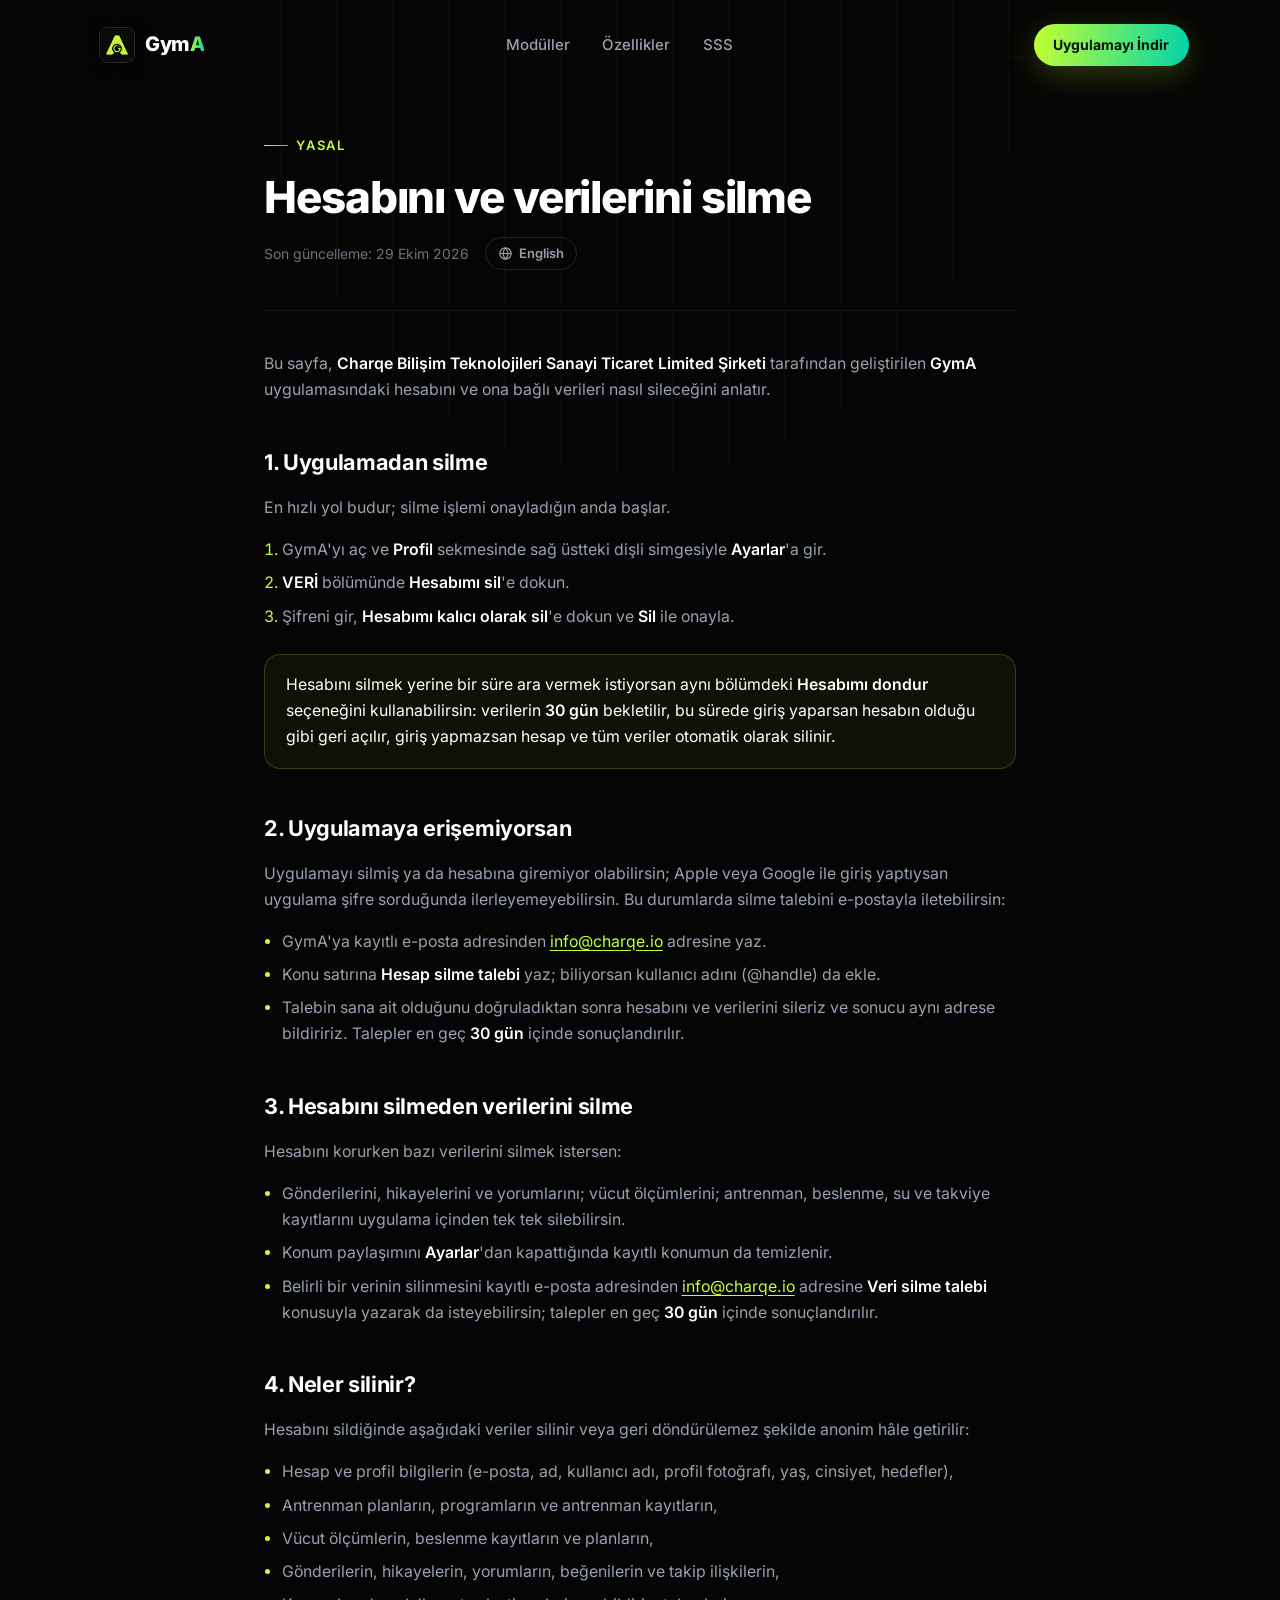
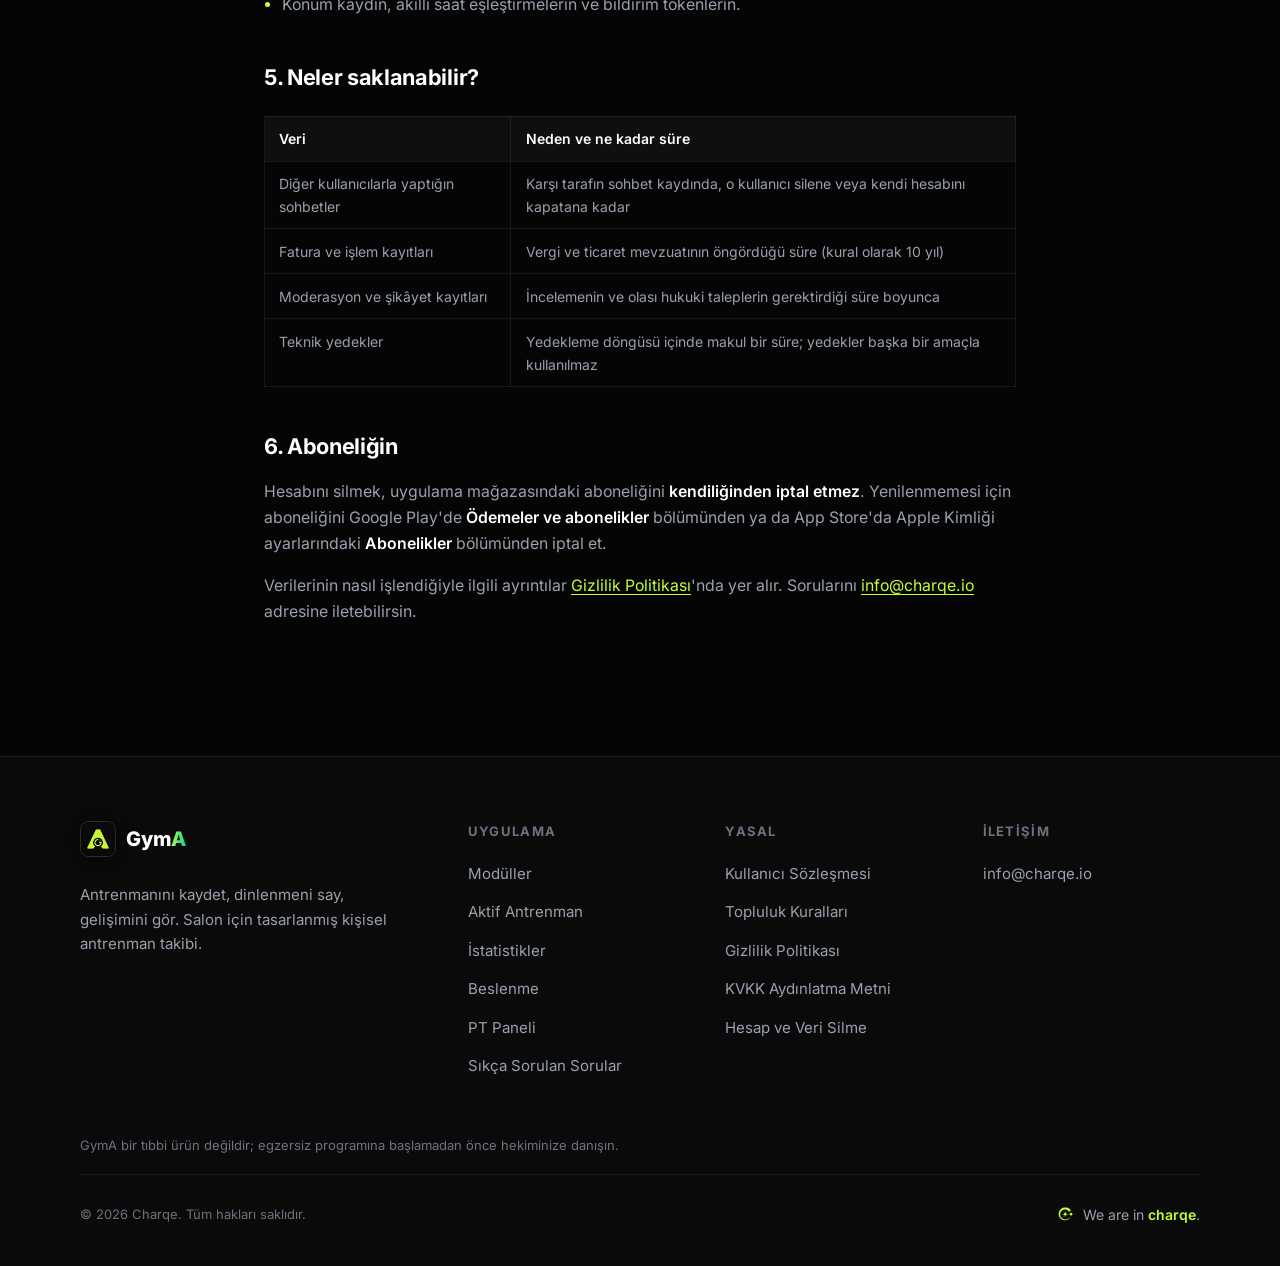
<file: hesap-silme/index.html>
<!DOCTYPE html><html lang="tr"> <head><meta charset="utf-8"><meta name="viewport" content="width=device-width, initial-scale=1"><title>Hesap ve Veri Silme — GymA</title><meta name="description" content="GymA hesabınızı ve verilerinizi nasıl sileceğinizi, nelerin silindiğini ve nelerin ne kadar süre saklanabileceğini açıklar."><meta name="theme-color" content="#0A0A0A"><link rel="icon" type="image/png" href="/favicon.png"><link rel="apple-touch-icon" href="/icon.png"><link rel="alternate" hreflang="tr" href="https://gyma.charqe.io/hesap-silme"><link rel="alternate" hreflang="en" href="https://gyma.charqe.io/account-deletion"><meta property="og:type" content="website"><meta property="og:title" content="Hesap ve Veri Silme — GymA"><meta property="og:description" content="GymA hesabınızı ve verilerinizi nasıl sileceğinizi, nelerin silindiğini ve nelerin ne kadar süre saklanabileceğini açıklar."><meta property="og:image" content="https://gyma.charqe.io/icon.png"><meta property="og:locale" content="tr_TR"><meta property="og:locale:alternate" content="en_US"><meta name="twitter:card" content="summary"><script>
      // Reveal animasyonlari icin JS kapisi — script calismazsa icerik gorunur kalir.
      document.documentElement.classList.add('js');
      if (window.matchMedia('(prefers-reduced-motion: reduce)').matches) {
        document.documentElement.classList.add('reduced-motion');
      }
    </script><link rel="stylesheet" href="/_astro/account-deletion.ClmFzx1L.css">
<style>.legal[data-astro-cid-dpidqgiz]{position:relative;padding-top:clamp(7.5rem,14vh,10rem);padding-bottom:var(--section-pad)}.legal-container[data-astro-cid-dpidqgiz]{max-width:47rem;position:relative}.legal-header[data-astro-cid-dpidqgiz] h1[data-astro-cid-dpidqgiz]{font-size:clamp(1.9rem,4.5vw,2.75rem);font-weight:800;letter-spacing:-.025em;line-height:1.15;margin-top:1rem}.legal-meta[data-astro-cid-dpidqgiz]{display:flex;flex-wrap:wrap;align-items:center;gap:.6rem 1rem;margin-top:.9rem}.legal-updated[data-astro-cid-dpidqgiz]{color:var(--text-3);font-size:.875rem}.legal-lang[data-astro-cid-dpidqgiz]{display:inline-flex;align-items:center;gap:.4rem;padding:.3rem .75rem;border:1px solid var(--border-strong);border-radius:var(--radius-full);color:var(--text-2);font-size:.8125rem;font-weight:600;transition:color .2s ease,border-color .2s ease}.legal-lang[data-astro-cid-dpidqgiz]:hover{color:var(--accent);border-color:var(--border-accent)}.legal-notice[data-astro-cid-dpidqgiz]{margin-top:1.25rem;padding:.85rem 1.1rem;border-left:2px solid var(--accent);background:var(--accent-subtle-05);border-radius:0 var(--radius-md) var(--radius-md) 0;color:var(--text-2);font-size:.875rem}.legal-notice[data-astro-cid-dpidqgiz] a[data-astro-cid-dpidqgiz]{color:var(--accent);text-decoration:underline;text-underline-offset:3px}.legal-body[data-astro-cid-dpidqgiz]{margin-top:2.5rem;border-top:1px solid var(--border);padding-top:2.5rem}.legal-body[data-astro-cid-dpidqgiz] h2{font-size:1.35rem;font-weight:700;letter-spacing:-.015em;margin-top:2.6rem;margin-bottom:.9rem}.legal-body[data-astro-cid-dpidqgiz] h3{font-size:1.05rem;font-weight:700;margin-top:1.8rem;margin-bottom:.6rem}.legal-body[data-astro-cid-dpidqgiz] p{color:var(--text-2);font-size:.9875rem;margin-bottom:1rem}.legal-body[data-astro-cid-dpidqgiz] ul,.legal-body[data-astro-cid-dpidqgiz] ol{margin:0 0 1.15rem;padding-left:1.1rem;display:flex;flex-direction:column;gap:.45rem}.legal-body[data-astro-cid-dpidqgiz] ul{list-style:disc}.legal-body[data-astro-cid-dpidqgiz] ol{list-style:decimal}.legal-body[data-astro-cid-dpidqgiz] li{color:var(--text-2);font-size:.9875rem}.legal-body[data-astro-cid-dpidqgiz] li::marker{color:var(--accent)}.legal-body[data-astro-cid-dpidqgiz] strong{color:var(--text-1);font-weight:600}.legal-body[data-astro-cid-dpidqgiz] a{color:var(--accent);text-decoration:underline;text-underline-offset:3px}.legal-body[data-astro-cid-dpidqgiz] table{width:100%;border-collapse:collapse;margin:1.25rem 0 1.5rem;font-size:.875rem;display:block;overflow-x:auto}.legal-body[data-astro-cid-dpidqgiz] th{text-align:left;color:var(--text-1);font-weight:600;padding:.65rem .9rem;background:#ffffff0a;border:1px solid var(--border);white-space:nowrap}.legal-body[data-astro-cid-dpidqgiz] td{color:var(--text-2);padding:.65rem .9rem;border:1px solid var(--border);vertical-align:top;min-width:9rem}.legal-body[data-astro-cid-dpidqgiz] .callout{background:var(--accent-subtle-05);border:1px solid var(--border-accent);border-radius:var(--radius-md);padding:1.1rem 1.3rem;margin:1.5rem 0}.legal-body[data-astro-cid-dpidqgiz] .callout p{margin:0;color:var(--text-1)}
</style></head> <body> <header class="nav-wrap" data-astro-cid-4lunwx2e> <nav class="nav container" aria-label="Ana gezinme" data-astro-cid-4lunwx2e> <a href="/" class="logo" aria-label="GymA ana sayfa" data-astro-cid-tvrurpns> <img class="logo-mark" src="/logo-icon.png" alt="" width="36" height="36" data-astro-cid-tvrurpns> <span class="logo-text" data-astro-cid-tvrurpns>Gym<span class="grad-text" data-astro-cid-tvrurpns>A</span></span> </a>  <ul class="nav-links" data-astro-cid-4lunwx2e> <li data-astro-cid-4lunwx2e><a href="/#moduller" class="nav-link" data-astro-cid-4lunwx2e>Modüller</a></li><li data-astro-cid-4lunwx2e><a href="/#ozellikler" class="nav-link" data-astro-cid-4lunwx2e>Özellikler</a></li><li data-astro-cid-4lunwx2e><a href="/#sss" class="nav-link" data-astro-cid-4lunwx2e>SSS</a></li> </ul> <div class="nav-actions" data-astro-cid-4lunwx2e> <a href="/#indir" class="btn btn-primary nav-cta" data-astro-cid-4lunwx2e>Uygulamayı İndir</a> <button type="button" class="menu-btn" aria-expanded="false" aria-controls="mobile-menu" aria-label="Menüyü aç" data-label-open="Menüyü aç" data-label-close="Menüyü kapat" data-astro-cid-4lunwx2e> <svg class="icon-open" viewBox="0 0 24 24" fill="none" stroke="currentColor" stroke-width="2" stroke-linecap="round" width="22" height="22" aria-hidden="true" data-astro-cid-4lunwx2e> <path d="M4 7h16M4 12h16M4 17h16" data-astro-cid-4lunwx2e></path> </svg> <svg class="icon-close" viewBox="0 0 24 24" fill="none" stroke="currentColor" stroke-width="2" stroke-linecap="round" width="22" height="22" aria-hidden="true" data-astro-cid-4lunwx2e> <path d="M6 6l12 12M18 6L6 18" data-astro-cid-4lunwx2e></path> </svg> </button> </div> </nav> <div class="mobile-menu" id="mobile-menu" hidden data-astro-cid-4lunwx2e> <ul data-astro-cid-4lunwx2e> <li data-astro-cid-4lunwx2e><a href="/#moduller" class="mobile-link" data-astro-cid-4lunwx2e>Modüller</a></li><li data-astro-cid-4lunwx2e><a href="/#ozellikler" class="mobile-link" data-astro-cid-4lunwx2e>Özellikler</a></li><li data-astro-cid-4lunwx2e><a href="/#sss" class="mobile-link" data-astro-cid-4lunwx2e>SSS</a></li> <li data-astro-cid-4lunwx2e><a href="/#indir" class="btn btn-primary mobile-cta" data-astro-cid-4lunwx2e>Uygulamayı İndir</a></li> </ul> </div> </header>  <script type="module">const r=document.querySelector(".nav-wrap"),e=document.querySelector(".menu-btn"),n=document.getElementById("mobile-menu"),l=()=>{r?.classList.toggle("scrolled",window.scrollY>12)};l();window.addEventListener("scroll",l,{passive:!0});const s=e?.dataset.labelOpen??"",o=e?.dataset.labelClose??"",a=()=>{e?.setAttribute("aria-expanded","false"),e?.setAttribute("aria-label",s),n?.setAttribute("hidden","")};e?.addEventListener("click",()=>{e.getAttribute("aria-expanded")==="true"?a():(e.setAttribute("aria-expanded","true"),e.setAttribute("aria-label",o),n?.removeAttribute("hidden"))});n?.querySelectorAll("a").forEach(t=>t.addEventListener("click",a));window.addEventListener("keydown",t=>{t.key==="Escape"&&a()});</script> <main>  <article class="legal" data-astro-cid-dpidqgiz> <div class="bg-grid" aria-hidden="true" data-astro-cid-dpidqgiz></div> <div class="container legal-container" data-astro-cid-dpidqgiz> <header class="legal-header" data-astro-cid-dpidqgiz> <p class="eyebrow" data-astro-cid-dpidqgiz>Yasal</p> <h1 data-astro-cid-dpidqgiz>Hesabını ve verilerini silme</h1> <div class="legal-meta" data-astro-cid-dpidqgiz> <p class="legal-updated" data-astro-cid-dpidqgiz>Son güncelleme: 29 Ekim 2026</p> <a class="legal-lang" href="/account-deletion" hreflang="en" lang="en" aria-label="Read this document in English" data-astro-cid-dpidqgiz> <svg viewBox="0 0 24 24" width="15" height="15" fill="none" stroke="currentColor" stroke-width="1.8" stroke-linecap="round" stroke-linejoin="round" aria-hidden="true" data-astro-cid-dpidqgiz> <circle cx="12" cy="12" r="9" data-astro-cid-dpidqgiz></circle> <path d="M3 12h18M12 3c2.5 2.6 3.8 5.6 3.8 9s-1.3 6.4-3.8 9c-2.5-2.6-3.8-5.6-3.8-9S9.5 5.6 12 3z" data-astro-cid-dpidqgiz></path> </svg> English </a> </div>  </header> <div class="legal-body" data-astro-cid-dpidqgiz>  <p>
Bu sayfa, <strong>Charqe Bilişim Teknolojileri Sanayi Ticaret Limited Şirketi</strong> tarafından geliştirilen <strong>GymA</strong> uygulamasındaki hesabını ve ona bağlı verileri nasıl sileceğini anlatır.
</p> <h2>1. Uygulamadan silme</h2> <p>En hızlı yol budur; silme işlemi onayladığın anda başlar.</p> <ol> <li>GymA'yı aç ve <strong>Profil</strong> sekmesinde sağ üstteki dişli simgesiyle <strong>Ayarlar</strong>'a gir.</li> <li><strong>VERİ</strong> bölümünde <strong>Hesabımı sil</strong>'e dokun.</li> <li>Şifreni gir, <strong>Hesabımı kalıcı olarak sil</strong>'e dokun ve <strong>Sil</strong> ile onayla.</li> </ol> <div class="callout"> <p>
Hesabını silmek yerine bir süre ara vermek istiyorsan aynı bölümdeki <strong>Hesabımı dondur</strong> seçeneğini kullanabilirsin: verilerin <strong>30 gün</strong> bekletilir, bu sürede giriş yaparsan hesabın olduğu gibi geri açılır, giriş yapmazsan hesap ve tüm veriler otomatik olarak silinir.
</p> </div> <h2>2. Uygulamaya erişemiyorsan</h2> <p>
Uygulamayı silmiş ya da hesabına giremiyor olabilirsin; Apple veya Google ile giriş yaptıysan uygulama şifre sorduğunda ilerleyemeyebilirsin. Bu durumlarda silme talebini e-postayla iletebilirsin:
</p> <ul> <li>GymA'ya kayıtlı e-posta adresinden <a href="mailto:info@charqe.io?subject=Hesap%20silme%20talebi">info@charqe.io</a> adresine yaz.</li> <li>Konu satırına <strong>Hesap silme talebi</strong> yaz; biliyorsan kullanıcı adını (@handle) da ekle.</li> <li>Talebin sana ait olduğunu doğruladıktan sonra hesabını ve verilerini sileriz ve sonucu aynı adrese bildiririz. Talepler en geç <strong>30 gün</strong> içinde sonuçlandırılır.</li> </ul> <h2 id="veri-silme">3. Hesabını silmeden verilerini silme</h2> <p>Hesabını korurken bazı verilerini silmek istersen:</p> <ul> <li>Gönderilerini, hikayelerini ve yorumlarını; vücut ölçümlerini; antrenman, beslenme, su ve takviye kayıtlarını uygulama içinden tek tek silebilirsin.</li> <li>Konum paylaşımını <strong>Ayarlar</strong>'dan kapattığında kayıtlı konumun da temizlenir.</li> <li>Belirli bir verinin silinmesini kayıtlı e-posta adresinden <a href="mailto:info@charqe.io?subject=Veri%20silme%20talebi">info@charqe.io</a> adresine <strong>Veri silme talebi</strong> konusuyla yazarak da isteyebilirsin; talepler en geç <strong>30 gün</strong> içinde sonuçlandırılır.</li> </ul> <h2>4. Neler silinir?</h2> <p>Hesabını sildiğinde aşağıdaki veriler silinir veya geri döndürülemez şekilde anonim hâle getirilir:</p> <ul> <li>Hesap ve profil bilgilerin (e-posta, ad, kullanıcı adı, profil fotoğrafı, yaş, cinsiyet, hedefler),</li> <li>Antrenman planların, programların ve antrenman kayıtların,</li> <li>Vücut ölçümlerin, beslenme kayıtların ve planların,</li> <li>Gönderilerin, hikayelerin, yorumların, beğenilerin ve takip ilişkilerin,</li> <li>Konum kaydın, akıllı saat eşleştirmelerin ve bildirim tokenlerin.</li> </ul> <h2>5. Neler saklanabilir?</h2> <table> <thead> <tr><th>Veri</th><th>Neden ve ne kadar süre</th></tr> </thead> <tbody> <tr><td>Diğer kullanıcılarla yaptığın sohbetler</td><td>Karşı tarafın sohbet kaydında, o kullanıcı silene veya kendi hesabını kapatana kadar</td></tr> <tr><td>Fatura ve işlem kayıtları</td><td>Vergi ve ticaret mevzuatının öngördüğü süre (kural olarak 10 yıl)</td></tr> <tr><td>Moderasyon ve şikâyet kayıtları</td><td>İncelemenin ve olası hukuki taleplerin gerektirdiği süre boyunca</td></tr> <tr><td>Teknik yedekler</td><td>Yedekleme döngüsü içinde makul bir süre; yedekler başka bir amaçla kullanılmaz</td></tr> </tbody> </table> <h2>6. Aboneliğin</h2> <p>
Hesabını silmek, uygulama mağazasındaki aboneliğini <strong>kendiliğinden iptal etmez</strong>. Yenilenmemesi için aboneliğini Google Play'de <strong>Ödemeler ve abonelikler</strong> bölümünden ya da App Store'da Apple Kimliği ayarlarındaki <strong>Abonelikler</strong> bölümünden iptal et.
</p> <p>
Verilerinin nasıl işlendiğiyle ilgili ayrıntılar <a href="/gizlilik-politikasi">Gizlilik Politikası</a>'nda yer alır. Sorularını <a href="mailto:info@charqe.io">info@charqe.io</a> adresine iletebilirsin.
</p>  </div> </div> </article>  </main> <footer class="footer" data-astro-cid-gcn2mc3v> <div class="container" data-astro-cid-gcn2mc3v> <div class="footer-grid" data-astro-cid-gcn2mc3v> <div class="footer-brand" data-astro-cid-gcn2mc3v> <a href="/" class="logo" aria-label="GymA ana sayfa" data-astro-cid-tvrurpns> <img class="logo-mark" src="/logo-icon.png" alt="" width="36" height="36" data-astro-cid-tvrurpns> <span class="logo-text" data-astro-cid-tvrurpns>Gym<span class="grad-text" data-astro-cid-tvrurpns>A</span></span> </a>  <p class="footer-tagline" data-astro-cid-gcn2mc3v> Antrenmanını kaydet, dinlenmeni say, gelişimini gör. Salon için tasarlanmış kişisel antrenman takibi. </p> </div> <nav class="footer-col" aria-label="Uygulama bağlantıları" data-astro-cid-gcn2mc3v> <h3 data-astro-cid-gcn2mc3v>Uygulama</h3> <ul data-astro-cid-gcn2mc3v> <li data-astro-cid-gcn2mc3v><a href="/#moduller" data-astro-cid-gcn2mc3v>Modüller</a></li><li data-astro-cid-gcn2mc3v><a href="/#antrenman" data-astro-cid-gcn2mc3v>Aktif Antrenman</a></li><li data-astro-cid-gcn2mc3v><a href="/#istatistik" data-astro-cid-gcn2mc3v>İstatistikler</a></li><li data-astro-cid-gcn2mc3v><a href="/#beslenme" data-astro-cid-gcn2mc3v>Beslenme</a></li><li data-astro-cid-gcn2mc3v><a href="/#pt" data-astro-cid-gcn2mc3v>PT Paneli</a></li><li data-astro-cid-gcn2mc3v><a href="/#sss" data-astro-cid-gcn2mc3v>Sıkça Sorulan Sorular</a></li> </ul> </nav> <nav class="footer-col" aria-label="Yasal bağlantılar" data-astro-cid-gcn2mc3v> <h3 data-astro-cid-gcn2mc3v>Yasal</h3> <ul data-astro-cid-gcn2mc3v> <li data-astro-cid-gcn2mc3v><a href="/kullanici-sozlesmesi" data-astro-cid-gcn2mc3v>Kullanıcı Sözleşmesi</a></li><li data-astro-cid-gcn2mc3v><a href="/topluluk-kurallari" data-astro-cid-gcn2mc3v>Topluluk Kuralları</a></li><li data-astro-cid-gcn2mc3v><a href="/gizlilik-politikasi" data-astro-cid-gcn2mc3v>Gizlilik Politikası</a></li><li data-astro-cid-gcn2mc3v><a href="/kvkk-aydinlatma-metni" data-astro-cid-gcn2mc3v>KVKK Aydınlatma Metni</a></li><li data-astro-cid-gcn2mc3v><a href="/hesap-silme" data-astro-cid-gcn2mc3v>Hesap ve Veri Silme</a></li> </ul> </nav> <div class="footer-col" data-astro-cid-gcn2mc3v> <h3 data-astro-cid-gcn2mc3v>İletişim</h3> <ul data-astro-cid-gcn2mc3v> <li data-astro-cid-gcn2mc3v> <a href="mailto:info@charqe.io" data-astro-cid-gcn2mc3v>info@charqe.io</a> </li> </ul> </div> </div> <p class="footer-disclaimer" data-astro-cid-gcn2mc3v> GymA bir tıbbi ürün değildir; egzersiz programına başlamadan önce hekiminize danışın. </p> <div class="footer-bottom" data-astro-cid-gcn2mc3v> <p data-astro-cid-gcn2mc3v>© 2026 Charqe. Tüm hakları saklıdır.</p> <p class="footer-charqe" data-astro-cid-gcn2mc3v> <svg class="footer-charqe-mark" viewBox="0 0 64 64" aria-hidden="true" data-astro-cid-gcn2mc3v> <path d="M46.33 44.02L45.75 44.77L45.12 45.49L44.45 46.17L43.75 46.81L43.01 47.42L42.24 48L41.44 48.53L40.61 49.02L39.76 49.47L38.88 49.88L37.98 50.24L37.06 50.55L36.12 50.82L35.17 51.04L34.21 51.21L33.24 51.34L32.26 51.41L31.28 51.43L30.29 51.41L29.31 51.33L28.33 51.2L27.36 51.03L26.39 50.8L25.44 50.53L24.5 50.2L23.57 49.83L22.67 49.41L21.78 48.95L20.92 48.44L20.09 47.88L19.28 47.28L18.5 46.65L17.75 45.97L17.04 45.25L16.37 44.5L15.73 43.71L15.13 42.89L14.58 42.04L14.06 41.16L13.6 40.26L13.17 39.33L12.8 38.38L12.47 37.41L12.19 36.42L11.96 35.42L11.78 34.41L11.66 33.39L11.58 32.36L11.56 31.32L11.59 30.29L11.67 29.26L11.81 28.23L12 27.21L12.23 26.19L12.53 25.19L12.87 24.2L13.26 23.24L13.7 22.29L14.19 21.36L14.72 20.46L15.3 19.58L15.93 18.73L16.6 17.92L17.31 17.14L18.06 16.39L18.85 15.69L19.67 15.02L20.53 14.39L21.42 13.81L22.34 13.28L23.29 12.79L24.26 12.34L25.25 11.95L26.26 11.61L27.3 11.31L28.34 11.08L29.4 10.89L30.47 10.76L31.54 10.68L32.62 10.65L33.7 10.68L34.78 10.77L35.85 10.91L36.92 11.1L37.98 11.35L39.02 11.65L40.05 12.01L41.06 12.42L42.05 12.87L43.02 13.38L43.96 13.94L44.88 14.55L45.76 15.2L46.61 15.89L47.42 16.63L48.2 17.41A3.8 3.8 0 0 1 42.55 22.5L42.08 21.96L41.58 21.44L41.05 20.95L40.5 20.48L39.92 20.05L39.32 19.64L38.7 19.26L38.06 18.91L37.4 18.6L36.72 18.32L36.03 18.07L35.33 17.85L34.62 17.68L33.89 17.53L33.16 17.43L32.43 17.36L31.69 17.33L30.94 17.34L30.2 17.38L29.46 17.46L28.72 17.58L27.99 17.74L27.26 17.93L26.55 18.16L25.85 18.43L25.15 18.73L24.48 19.07L23.82 19.44L23.18 19.85L22.56 20.29L21.96 20.76L21.38 21.26L20.83 21.79L20.31 22.35L19.81 22.93L19.34 23.54L18.91 24.18L18.5 24.84L18.13 25.51L17.79 26.21L17.49 26.93L17.23 27.66L17 28.4L16.8 29.16L16.65 29.93L16.53 30.7L16.46 31.49L16.42 32.27L16.43 33.06L16.47 33.85L16.55 34.64L16.67 35.42L16.84 36.2L17.04 36.97L17.28 37.73L17.56 38.48L17.88 39.21L18.23 39.93L18.63 40.64L19.05 41.32L19.52 41.98L20.01 42.62L20.54 43.24L21.1 43.82L21.69 44.39L22.31 44.92L22.96 45.42L23.63 45.88L24.33 46.32L25.05 46.72L25.79 47.08L26.54 47.41L27.32 47.7L28.11 47.95L28.91 48.16L29.73 48.33L30.55 48.45L31.39 48.54L32.22 48.59L33.06 48.59L33.9 48.55L34.74 48.47L35.58 48.35L36.41 48.18L37.23 47.97L38.05 47.72L38.85 47.43L39.64 47.1L40.41 46.73L41.17 46.32L41.91 45.88L42.62 45.39L43.31 44.87L43.98 44.32L44.63 43.73L45.25 43.12A0.7 0.7 0 0 1 46.33 44.02Z" data-astro-cid-gcn2mc3v></path> <circle cx="50.5" cy="32" r="4.2" data-astro-cid-gcn2mc3v></circle> <path d="M32 20.4L33.22 29.04L36.81 27.19L34.96 30.78L43.6 32L34.96 33.22L36.81 36.81L33.22 34.96L32 43.6L30.78 34.96L27.19 36.81L29.04 33.22L20.4 32L29.04 30.78L27.19 27.19L30.78 29.04L32 20.4Z" data-astro-cid-gcn2mc3v></path> </svg> <span data-astro-cid-gcn2mc3v>We are in <a href="https://charqe.io" target="_blank" rel="noopener" data-astro-cid-gcn2mc3v>charqe</a>.</span> </p> </div> </div> </footer>  </body></html>
</file>
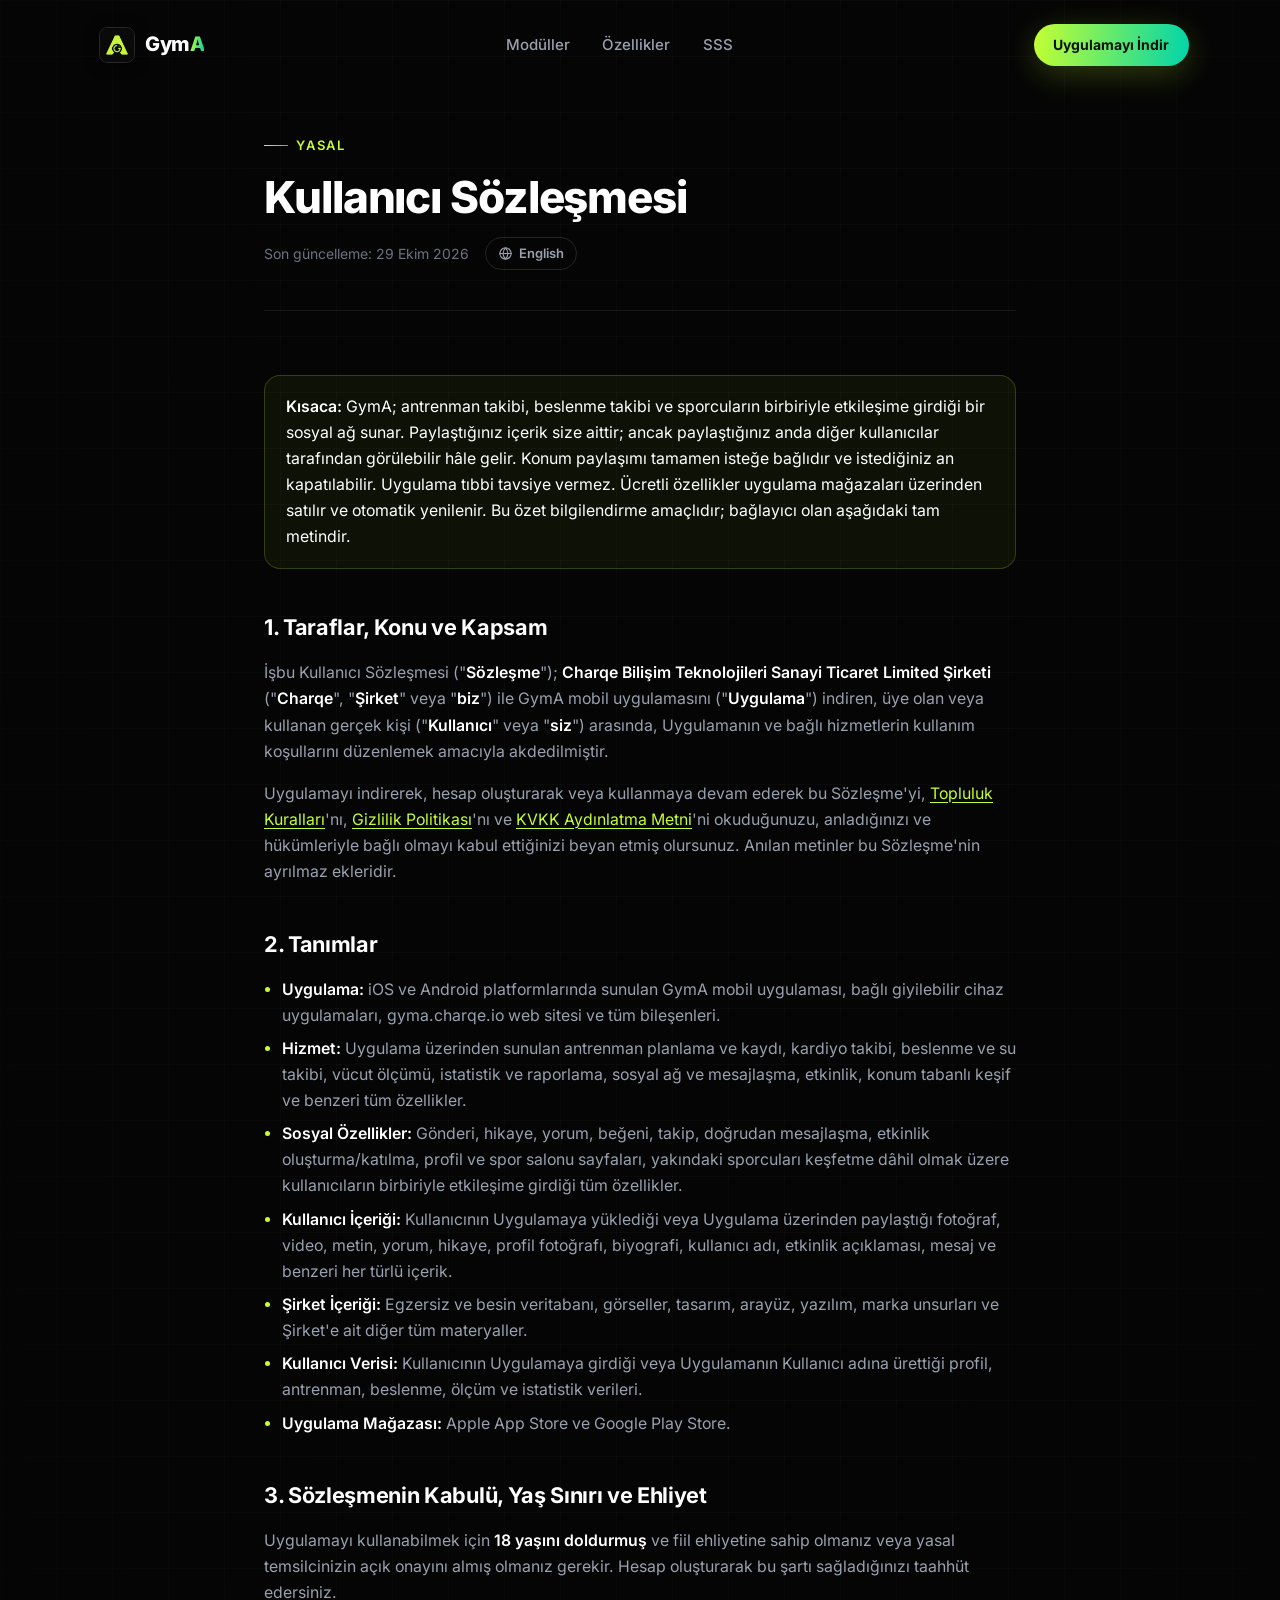
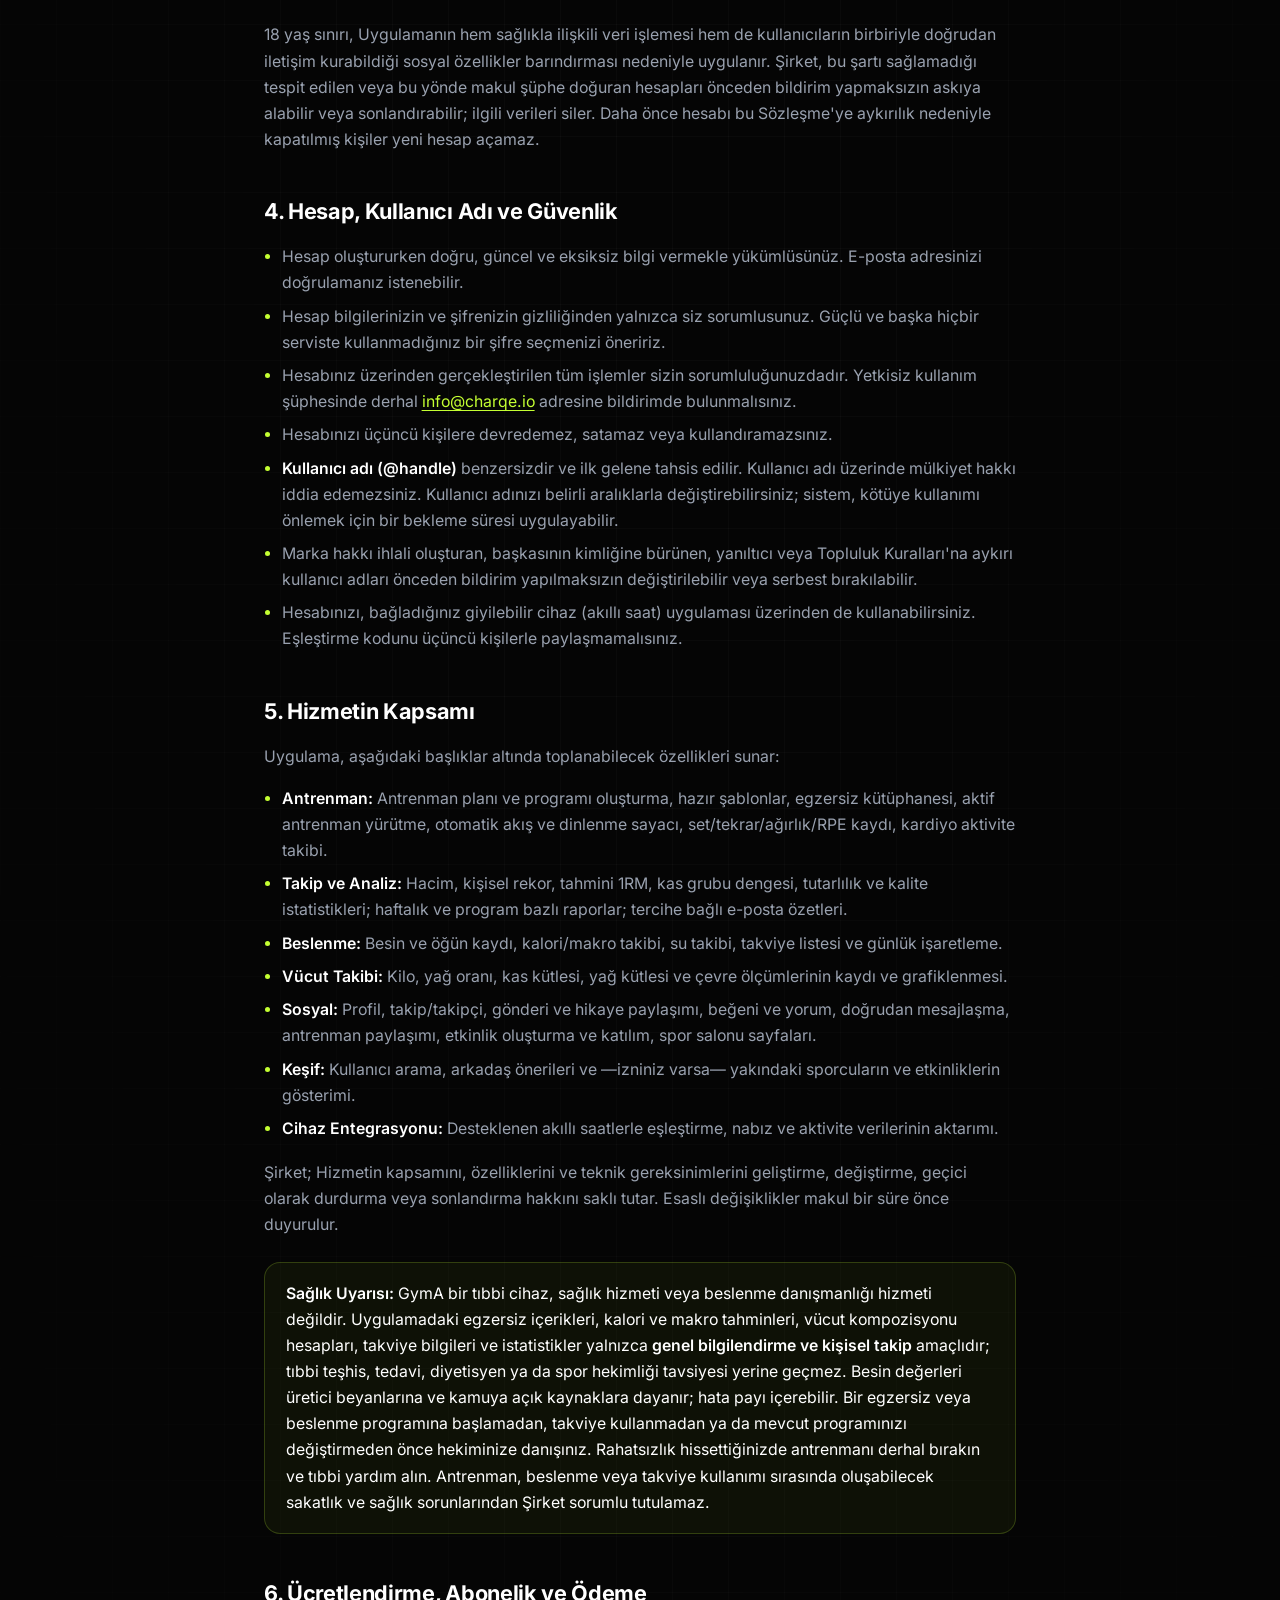
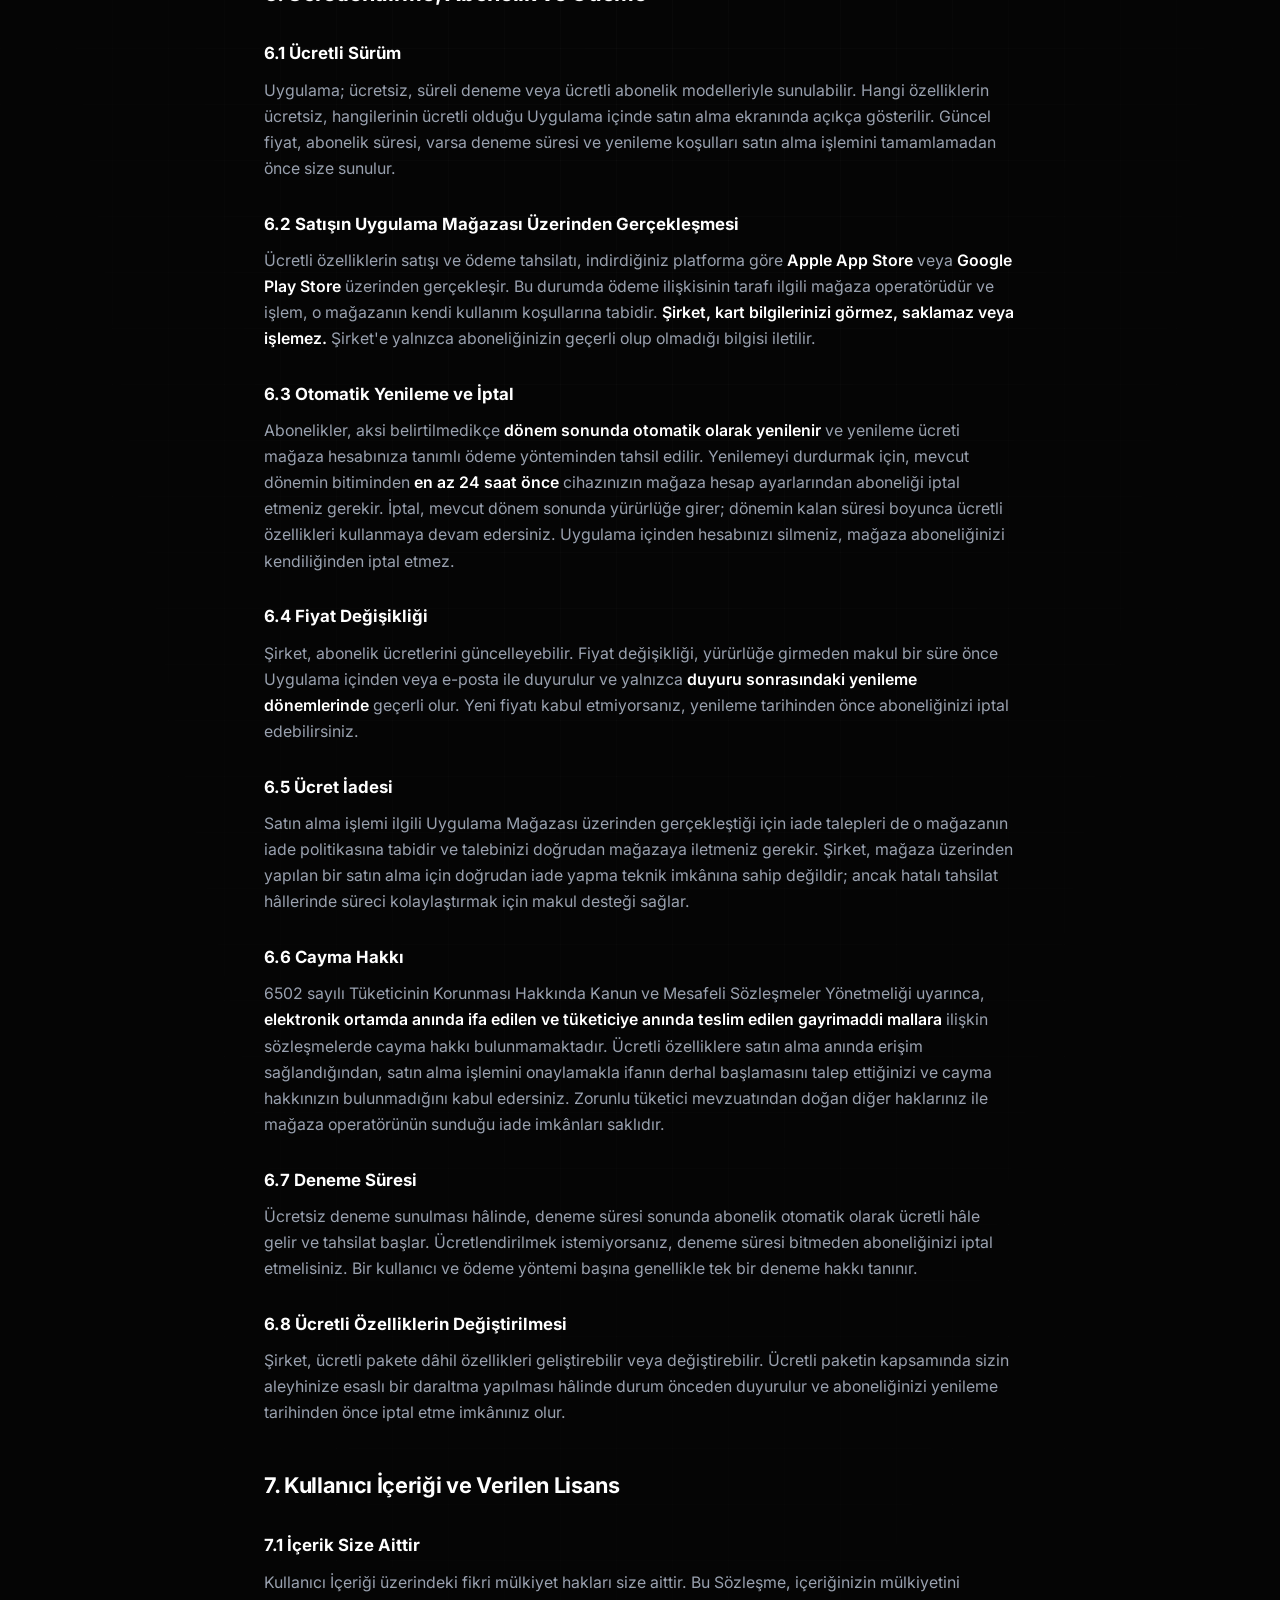
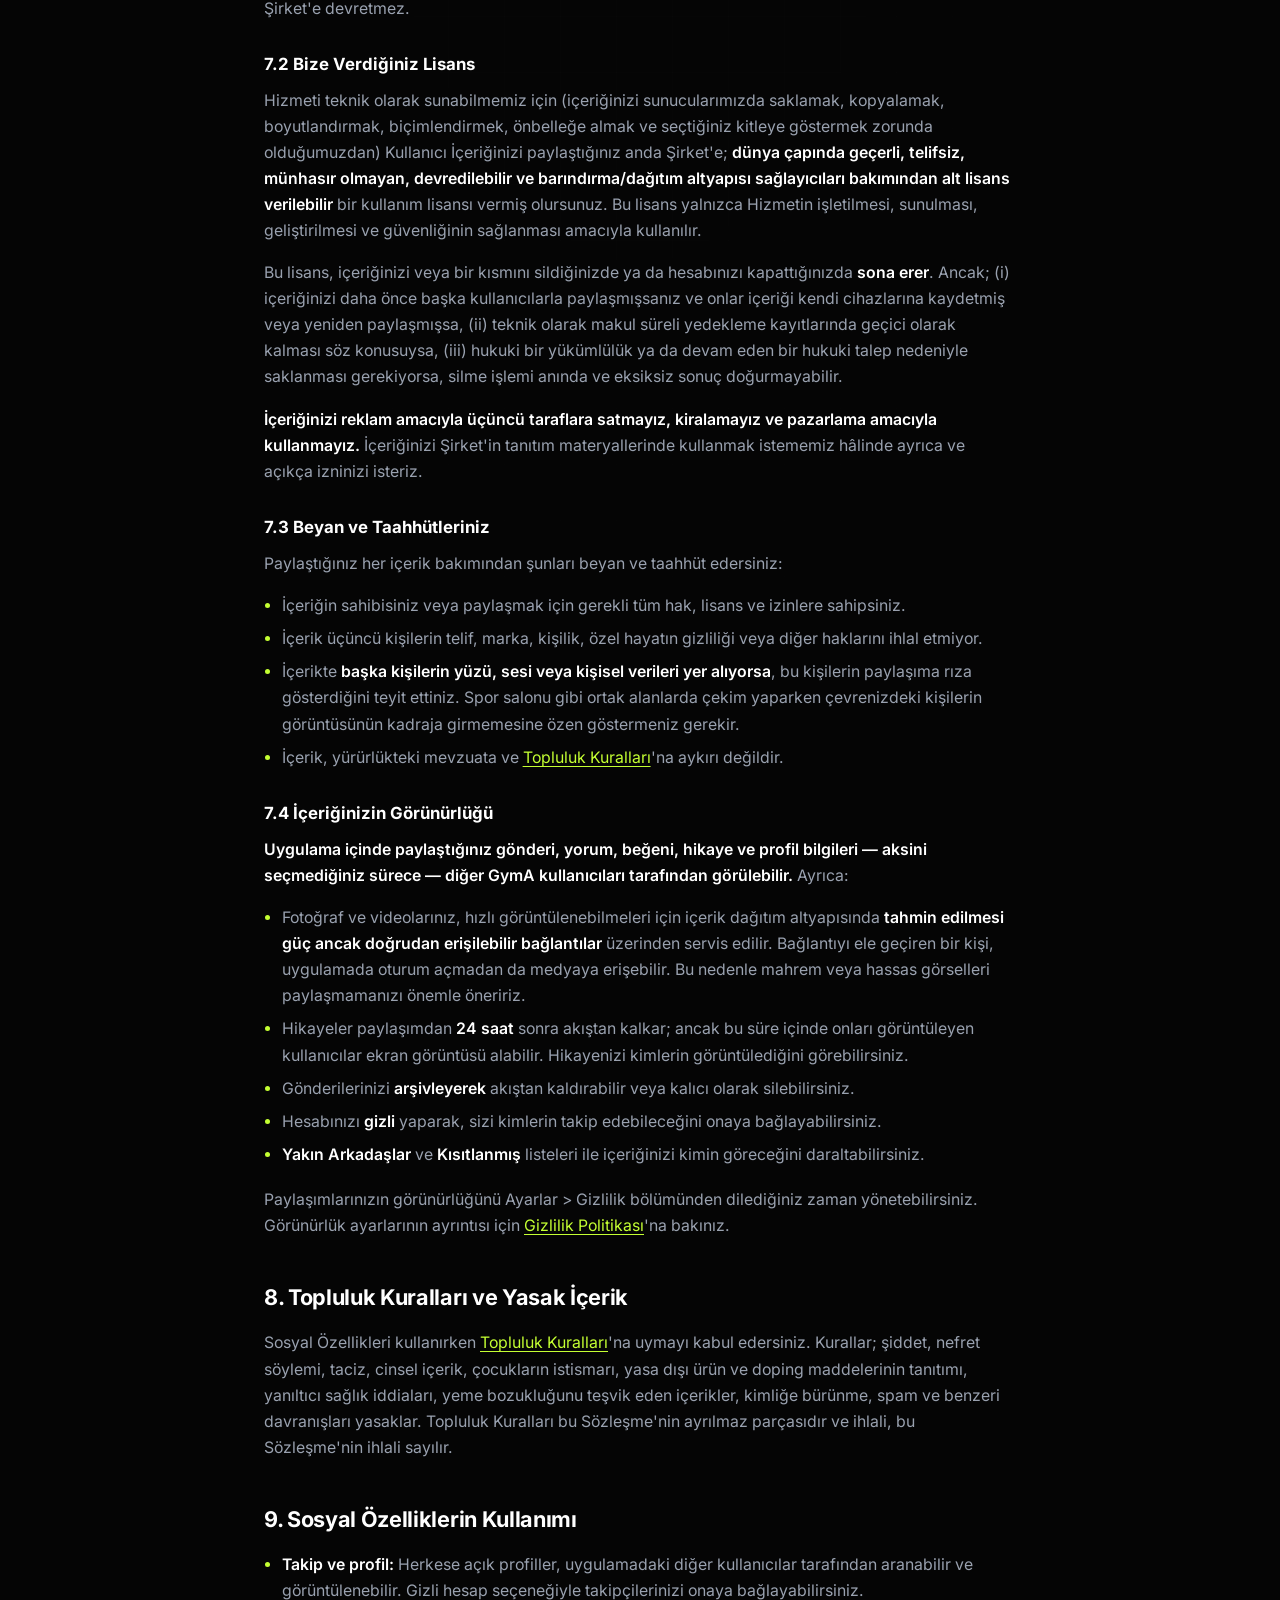
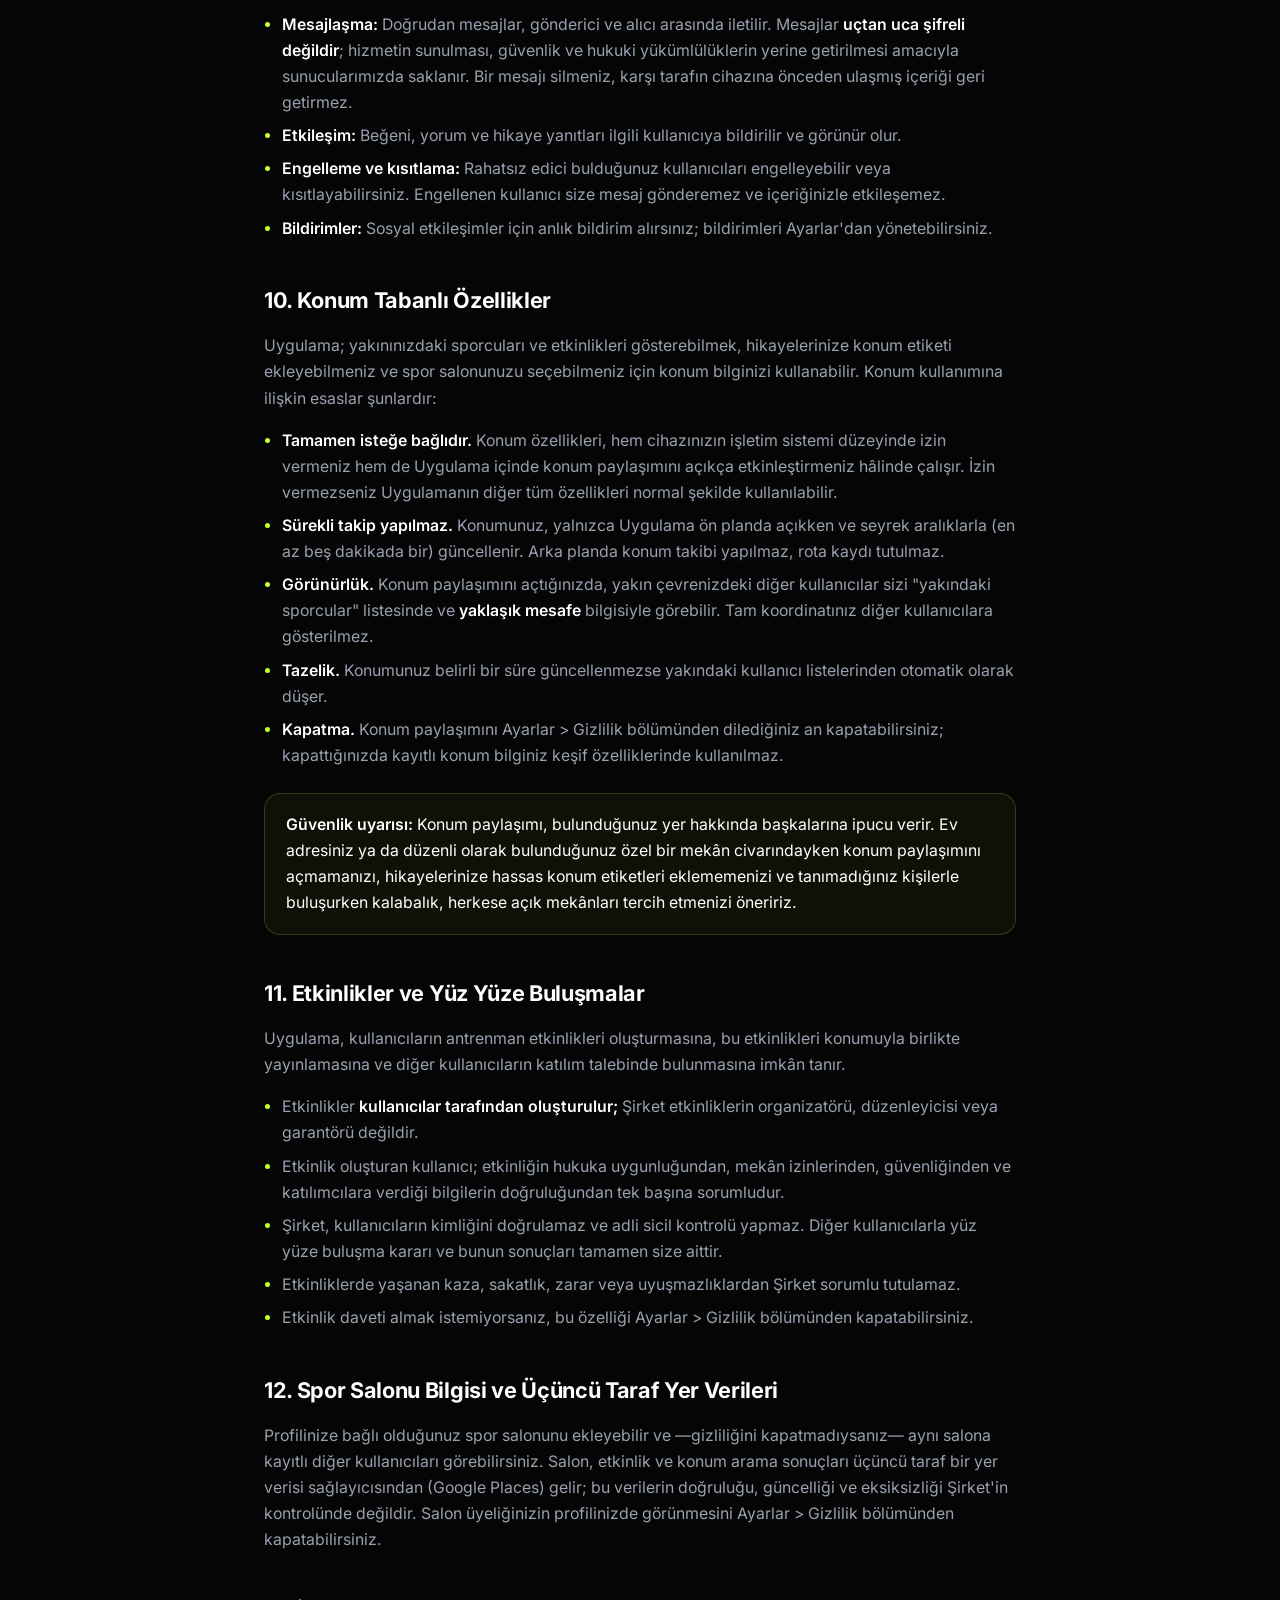
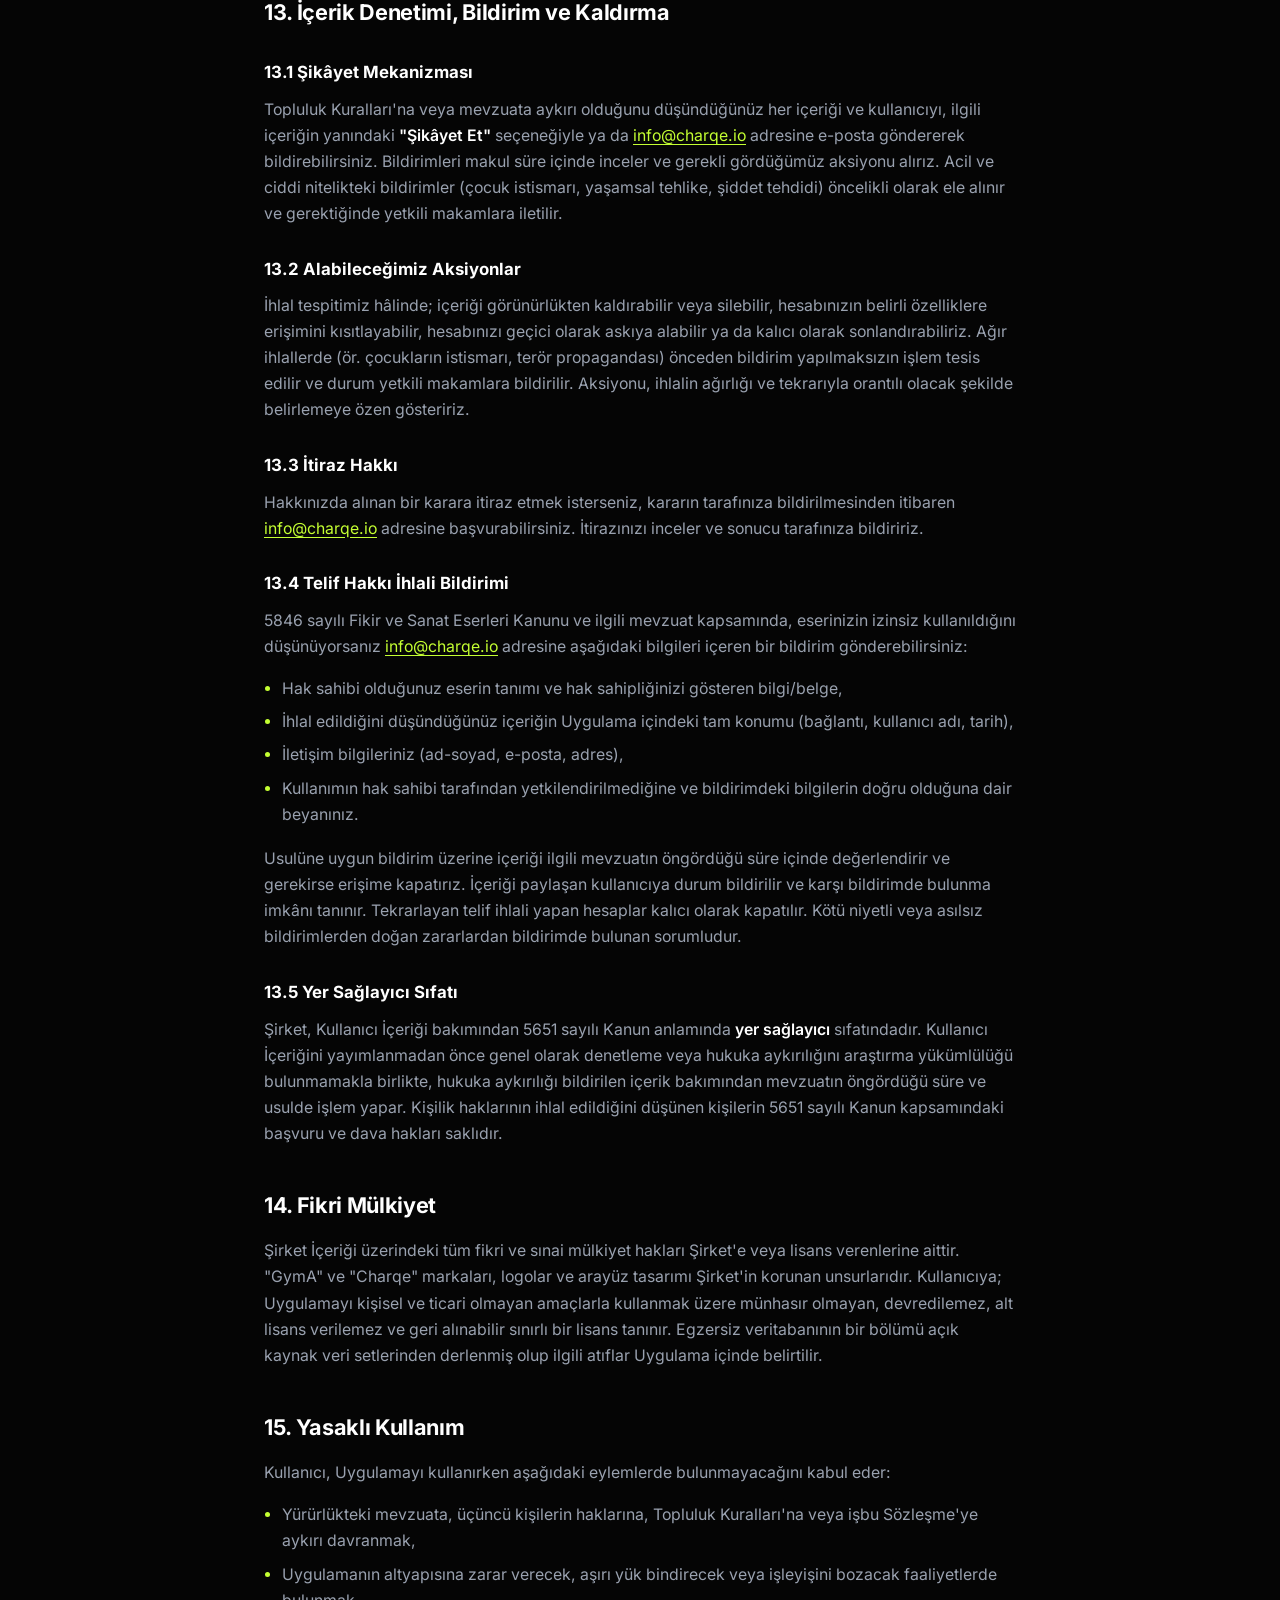
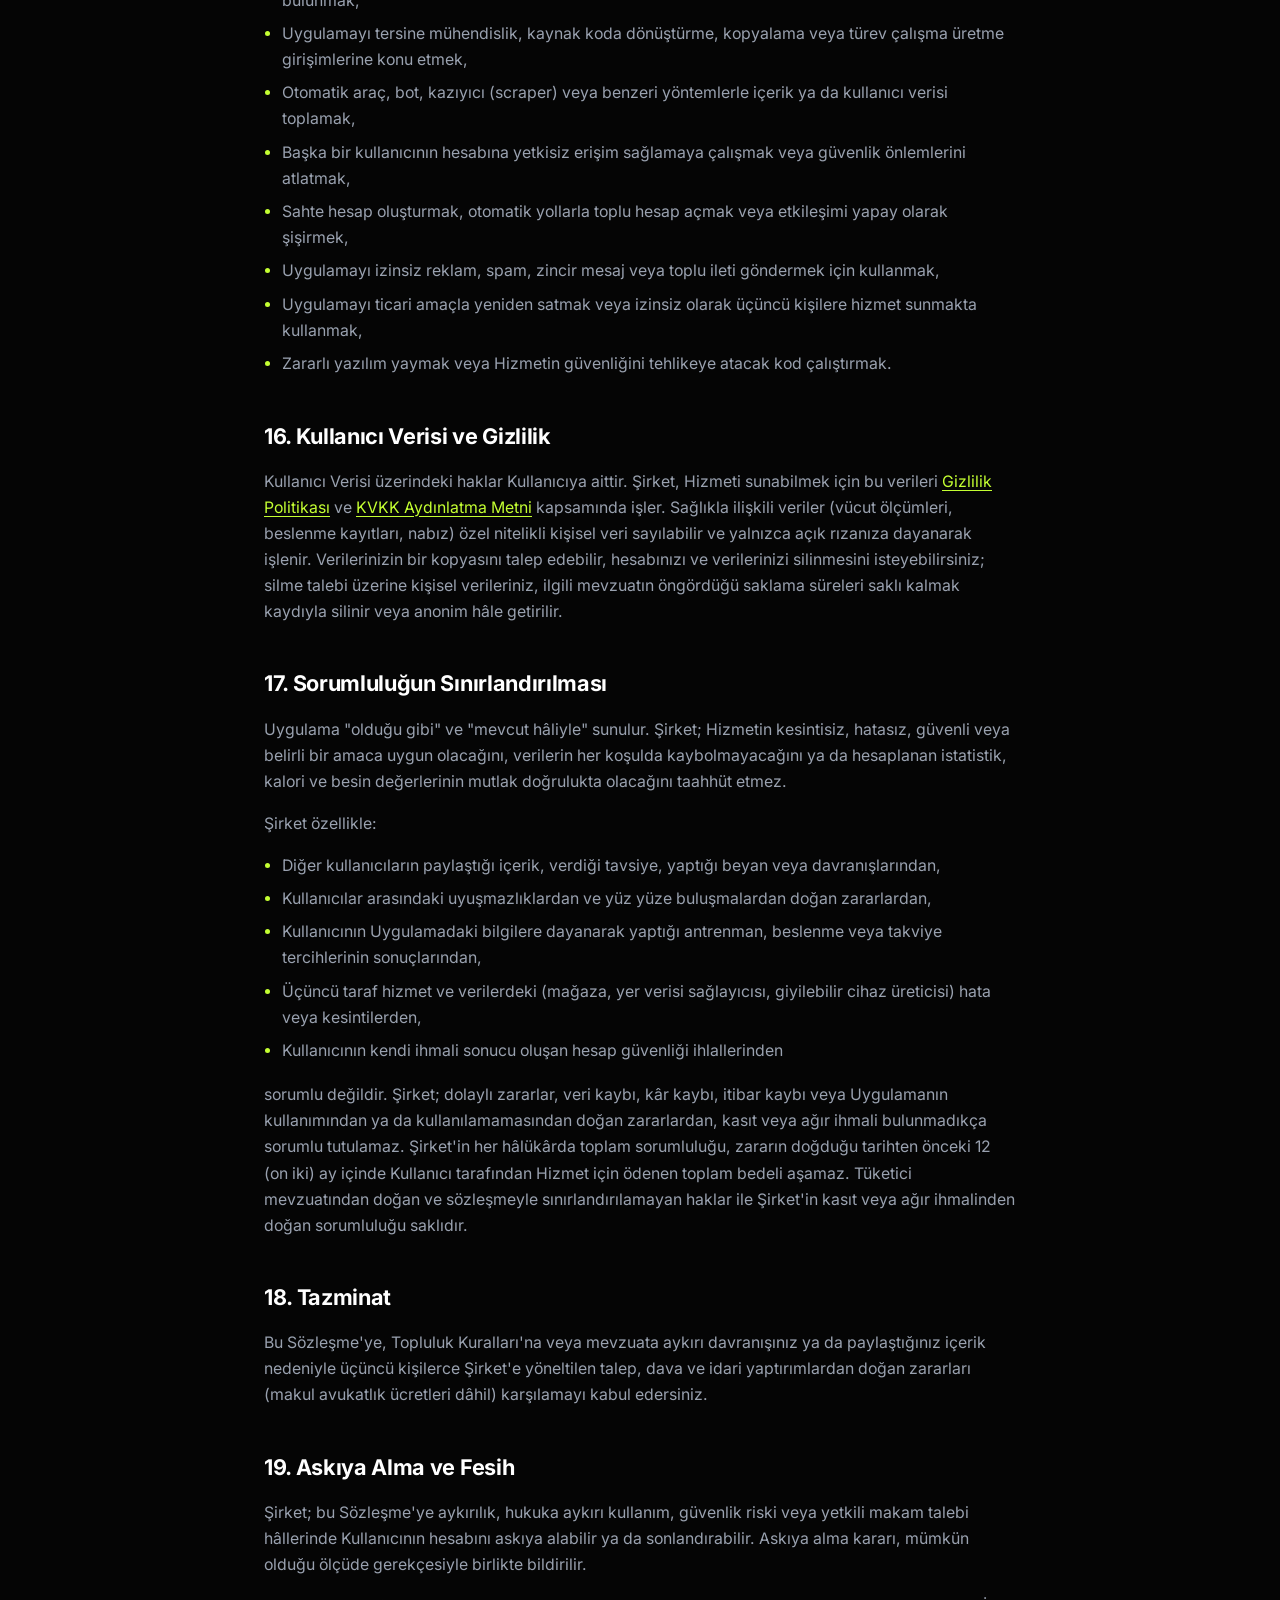
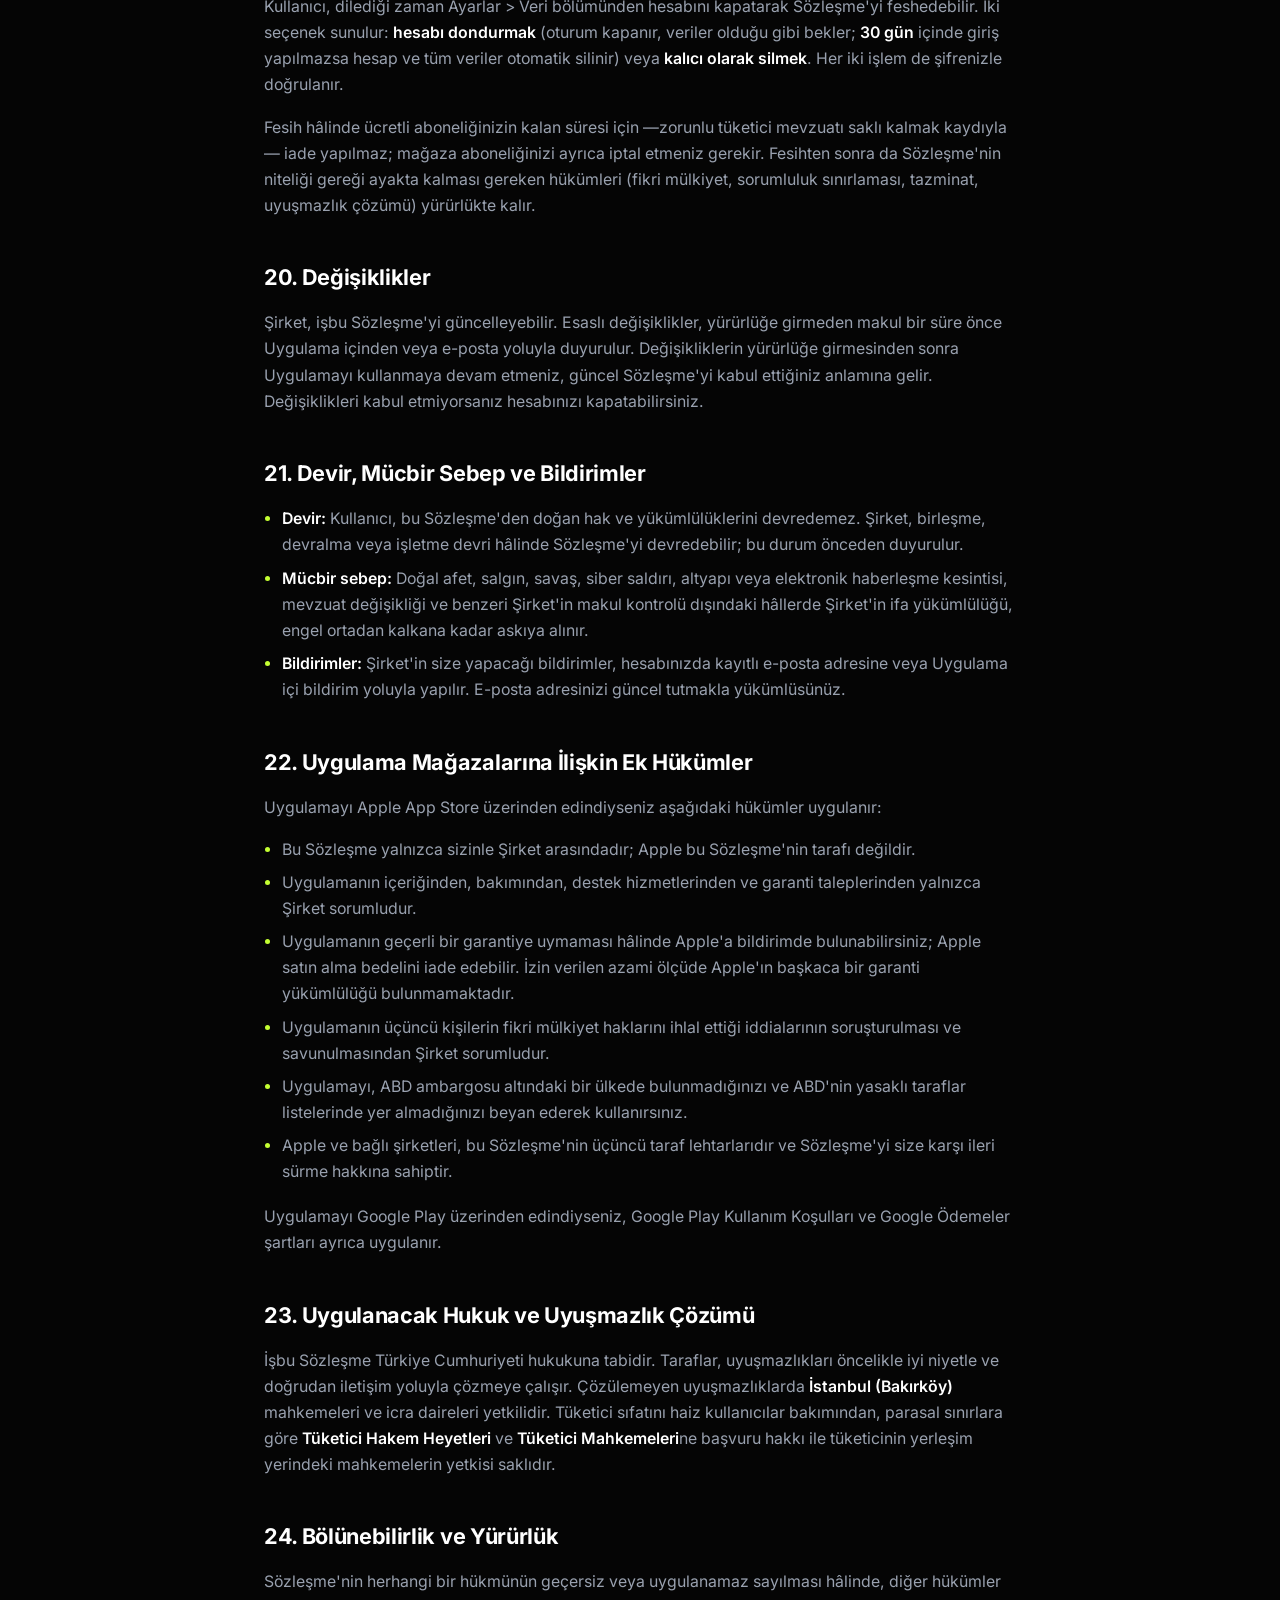
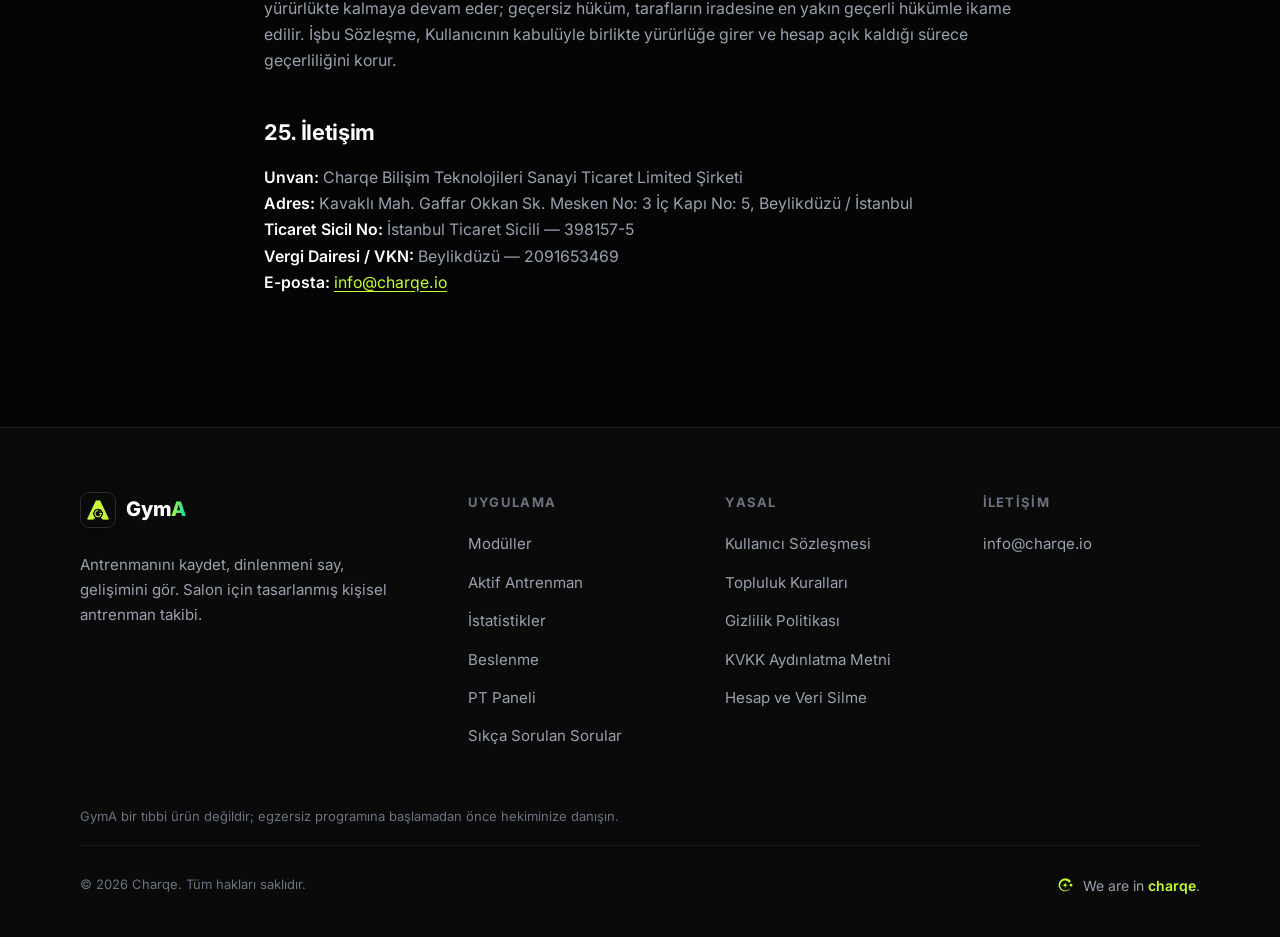
<file: kullanici-sozlesmesi/index.html>
<!DOCTYPE html><html lang="tr"> <head><meta charset="utf-8"><meta name="viewport" content="width=device-width, initial-scale=1"><title>Kullanıcı Sözleşmesi — GymA</title><meta name="description" content="GymA mobil uygulamasının kullanım koşullarını, kullanıcı içeriği kurallarını, konum özelliklerini ve ücretlendirme şartlarını düzenleyen kullanıcı sözleşmesi."><meta name="theme-color" content="#0A0A0A"><link rel="icon" type="image/png" href="/favicon.png"><link rel="apple-touch-icon" href="/icon.png"><link rel="alternate" hreflang="tr" href="https://gyma.charqe.io/kullanici-sozlesmesi"><link rel="alternate" hreflang="en" href="https://gyma.charqe.io/terms-of-use"><meta property="og:type" content="website"><meta property="og:title" content="Kullanıcı Sözleşmesi — GymA"><meta property="og:description" content="GymA mobil uygulamasının kullanım koşullarını, kullanıcı içeriği kurallarını, konum özelliklerini ve ücretlendirme şartlarını düzenleyen kullanıcı sözleşmesi."><meta property="og:image" content="https://gyma.charqe.io/icon.png"><meta property="og:locale" content="tr_TR"><meta property="og:locale:alternate" content="en_US"><meta name="twitter:card" content="summary"><script>
      // Reveal animasyonlari icin JS kapisi — script calismazsa icerik gorunur kalir.
      document.documentElement.classList.add('js');
      if (window.matchMedia('(prefers-reduced-motion: reduce)').matches) {
        document.documentElement.classList.add('reduced-motion');
      }
    </script><link rel="stylesheet" href="/_astro/account-deletion.ClmFzx1L.css">
<style>.legal[data-astro-cid-dpidqgiz]{position:relative;padding-top:clamp(7.5rem,14vh,10rem);padding-bottom:var(--section-pad)}.legal-container[data-astro-cid-dpidqgiz]{max-width:47rem;position:relative}.legal-header[data-astro-cid-dpidqgiz] h1[data-astro-cid-dpidqgiz]{font-size:clamp(1.9rem,4.5vw,2.75rem);font-weight:800;letter-spacing:-.025em;line-height:1.15;margin-top:1rem}.legal-meta[data-astro-cid-dpidqgiz]{display:flex;flex-wrap:wrap;align-items:center;gap:.6rem 1rem;margin-top:.9rem}.legal-updated[data-astro-cid-dpidqgiz]{color:var(--text-3);font-size:.875rem}.legal-lang[data-astro-cid-dpidqgiz]{display:inline-flex;align-items:center;gap:.4rem;padding:.3rem .75rem;border:1px solid var(--border-strong);border-radius:var(--radius-full);color:var(--text-2);font-size:.8125rem;font-weight:600;transition:color .2s ease,border-color .2s ease}.legal-lang[data-astro-cid-dpidqgiz]:hover{color:var(--accent);border-color:var(--border-accent)}.legal-notice[data-astro-cid-dpidqgiz]{margin-top:1.25rem;padding:.85rem 1.1rem;border-left:2px solid var(--accent);background:var(--accent-subtle-05);border-radius:0 var(--radius-md) var(--radius-md) 0;color:var(--text-2);font-size:.875rem}.legal-notice[data-astro-cid-dpidqgiz] a[data-astro-cid-dpidqgiz]{color:var(--accent);text-decoration:underline;text-underline-offset:3px}.legal-body[data-astro-cid-dpidqgiz]{margin-top:2.5rem;border-top:1px solid var(--border);padding-top:2.5rem}.legal-body[data-astro-cid-dpidqgiz] h2{font-size:1.35rem;font-weight:700;letter-spacing:-.015em;margin-top:2.6rem;margin-bottom:.9rem}.legal-body[data-astro-cid-dpidqgiz] h3{font-size:1.05rem;font-weight:700;margin-top:1.8rem;margin-bottom:.6rem}.legal-body[data-astro-cid-dpidqgiz] p{color:var(--text-2);font-size:.9875rem;margin-bottom:1rem}.legal-body[data-astro-cid-dpidqgiz] ul,.legal-body[data-astro-cid-dpidqgiz] ol{margin:0 0 1.15rem;padding-left:1.1rem;display:flex;flex-direction:column;gap:.45rem}.legal-body[data-astro-cid-dpidqgiz] ul{list-style:disc}.legal-body[data-astro-cid-dpidqgiz] ol{list-style:decimal}.legal-body[data-astro-cid-dpidqgiz] li{color:var(--text-2);font-size:.9875rem}.legal-body[data-astro-cid-dpidqgiz] li::marker{color:var(--accent)}.legal-body[data-astro-cid-dpidqgiz] strong{color:var(--text-1);font-weight:600}.legal-body[data-astro-cid-dpidqgiz] a{color:var(--accent);text-decoration:underline;text-underline-offset:3px}.legal-body[data-astro-cid-dpidqgiz] table{width:100%;border-collapse:collapse;margin:1.25rem 0 1.5rem;font-size:.875rem;display:block;overflow-x:auto}.legal-body[data-astro-cid-dpidqgiz] th{text-align:left;color:var(--text-1);font-weight:600;padding:.65rem .9rem;background:#ffffff0a;border:1px solid var(--border);white-space:nowrap}.legal-body[data-astro-cid-dpidqgiz] td{color:var(--text-2);padding:.65rem .9rem;border:1px solid var(--border);vertical-align:top;min-width:9rem}.legal-body[data-astro-cid-dpidqgiz] .callout{background:var(--accent-subtle-05);border:1px solid var(--border-accent);border-radius:var(--radius-md);padding:1.1rem 1.3rem;margin:1.5rem 0}.legal-body[data-astro-cid-dpidqgiz] .callout p{margin:0;color:var(--text-1)}
</style></head> <body> <header class="nav-wrap" data-astro-cid-4lunwx2e> <nav class="nav container" aria-label="Ana gezinme" data-astro-cid-4lunwx2e> <a href="/" class="logo" aria-label="GymA ana sayfa" data-astro-cid-tvrurpns> <img class="logo-mark" src="/logo-icon.png" alt="" width="36" height="36" data-astro-cid-tvrurpns> <span class="logo-text" data-astro-cid-tvrurpns>Gym<span class="grad-text" data-astro-cid-tvrurpns>A</span></span> </a>  <ul class="nav-links" data-astro-cid-4lunwx2e> <li data-astro-cid-4lunwx2e><a href="/#moduller" class="nav-link" data-astro-cid-4lunwx2e>Modüller</a></li><li data-astro-cid-4lunwx2e><a href="/#ozellikler" class="nav-link" data-astro-cid-4lunwx2e>Özellikler</a></li><li data-astro-cid-4lunwx2e><a href="/#sss" class="nav-link" data-astro-cid-4lunwx2e>SSS</a></li> </ul> <div class="nav-actions" data-astro-cid-4lunwx2e> <a href="/#indir" class="btn btn-primary nav-cta" data-astro-cid-4lunwx2e>Uygulamayı İndir</a> <button type="button" class="menu-btn" aria-expanded="false" aria-controls="mobile-menu" aria-label="Menüyü aç" data-label-open="Menüyü aç" data-label-close="Menüyü kapat" data-astro-cid-4lunwx2e> <svg class="icon-open" viewBox="0 0 24 24" fill="none" stroke="currentColor" stroke-width="2" stroke-linecap="round" width="22" height="22" aria-hidden="true" data-astro-cid-4lunwx2e> <path d="M4 7h16M4 12h16M4 17h16" data-astro-cid-4lunwx2e></path> </svg> <svg class="icon-close" viewBox="0 0 24 24" fill="none" stroke="currentColor" stroke-width="2" stroke-linecap="round" width="22" height="22" aria-hidden="true" data-astro-cid-4lunwx2e> <path d="M6 6l12 12M18 6L6 18" data-astro-cid-4lunwx2e></path> </svg> </button> </div> </nav> <div class="mobile-menu" id="mobile-menu" hidden data-astro-cid-4lunwx2e> <ul data-astro-cid-4lunwx2e> <li data-astro-cid-4lunwx2e><a href="/#moduller" class="mobile-link" data-astro-cid-4lunwx2e>Modüller</a></li><li data-astro-cid-4lunwx2e><a href="/#ozellikler" class="mobile-link" data-astro-cid-4lunwx2e>Özellikler</a></li><li data-astro-cid-4lunwx2e><a href="/#sss" class="mobile-link" data-astro-cid-4lunwx2e>SSS</a></li> <li data-astro-cid-4lunwx2e><a href="/#indir" class="btn btn-primary mobile-cta" data-astro-cid-4lunwx2e>Uygulamayı İndir</a></li> </ul> </div> </header>  <script type="module">const r=document.querySelector(".nav-wrap"),e=document.querySelector(".menu-btn"),n=document.getElementById("mobile-menu"),l=()=>{r?.classList.toggle("scrolled",window.scrollY>12)};l();window.addEventListener("scroll",l,{passive:!0});const s=e?.dataset.labelOpen??"",o=e?.dataset.labelClose??"",a=()=>{e?.setAttribute("aria-expanded","false"),e?.setAttribute("aria-label",s),n?.setAttribute("hidden","")};e?.addEventListener("click",()=>{e.getAttribute("aria-expanded")==="true"?a():(e.setAttribute("aria-expanded","true"),e.setAttribute("aria-label",o),n?.removeAttribute("hidden"))});n?.querySelectorAll("a").forEach(t=>t.addEventListener("click",a));window.addEventListener("keydown",t=>{t.key==="Escape"&&a()});</script> <main>  <article class="legal" data-astro-cid-dpidqgiz> <div class="bg-grid" aria-hidden="true" data-astro-cid-dpidqgiz></div> <div class="container legal-container" data-astro-cid-dpidqgiz> <header class="legal-header" data-astro-cid-dpidqgiz> <p class="eyebrow" data-astro-cid-dpidqgiz>Yasal</p> <h1 data-astro-cid-dpidqgiz>Kullanıcı Sözleşmesi</h1> <div class="legal-meta" data-astro-cid-dpidqgiz> <p class="legal-updated" data-astro-cid-dpidqgiz>Son güncelleme: 29 Ekim 2026</p> <a class="legal-lang" href="/terms-of-use" hreflang="en" lang="en" aria-label="Read this document in English" data-astro-cid-dpidqgiz> <svg viewBox="0 0 24 24" width="15" height="15" fill="none" stroke="currentColor" stroke-width="1.8" stroke-linecap="round" stroke-linejoin="round" aria-hidden="true" data-astro-cid-dpidqgiz> <circle cx="12" cy="12" r="9" data-astro-cid-dpidqgiz></circle> <path d="M3 12h18M12 3c2.5 2.6 3.8 5.6 3.8 9s-1.3 6.4-3.8 9c-2.5-2.6-3.8-5.6-3.8-9S9.5 5.6 12 3z" data-astro-cid-dpidqgiz></path> </svg> English </a> </div>  </header> <div class="legal-body" data-astro-cid-dpidqgiz>  <div class="callout"> <p> <strong>Kısaca:</strong> GymA; antrenman takibi, beslenme takibi ve sporcuların birbiriyle etkileşime girdiği bir sosyal ağ sunar. Paylaştığınız içerik size aittir; ancak paylaştığınız anda diğer kullanıcılar tarafından görülebilir hâle gelir. Konum paylaşımı tamamen isteğe bağlıdır ve istediğiniz an kapatılabilir. Uygulama tıbbi tavsiye vermez. Ücretli özellikler uygulama mağazaları üzerinden satılır ve otomatik yenilenir. Bu özet bilgilendirme amaçlıdır; bağlayıcı olan aşağıdaki tam metindir.
</p> </div> <h2>1. Taraflar, Konu ve Kapsam</h2> <p>
İşbu Kullanıcı Sözleşmesi ("<strong>Sözleşme</strong>"); <strong>Charqe Bilişim Teknolojileri Sanayi Ticaret Limited Şirketi</strong> ("<strong>Charqe</strong>", "<strong>Şirket</strong>" veya "<strong>biz</strong>") ile GymA mobil uygulamasını ("<strong>Uygulama</strong>") indiren, üye olan veya kullanan gerçek kişi ("<strong>Kullanıcı</strong>" veya "<strong>siz</strong>") arasında, Uygulamanın ve bağlı hizmetlerin kullanım koşullarını düzenlemek amacıyla akdedilmiştir.
</p> <p>
Uygulamayı indirerek, hesap oluşturarak veya kullanmaya devam ederek bu Sözleşme'yi, <a href="/topluluk-kurallari">Topluluk Kuralları</a>'nı, <a href="/gizlilik-politikasi">Gizlilik Politikası</a>'nı ve <a href="/kvkk-aydinlatma-metni">KVKK Aydınlatma Metni</a>'ni okuduğunuzu, anladığınızı ve hükümleriyle bağlı olmayı kabul ettiğinizi beyan etmiş olursunuz. Anılan metinler bu Sözleşme'nin ayrılmaz ekleridir.
</p> <h2>2. Tanımlar</h2> <ul> <li><strong>Uygulama:</strong> iOS ve Android platformlarında sunulan GymA mobil uygulaması, bağlı giyilebilir cihaz uygulamaları, gyma.charqe.io web sitesi ve tüm bileşenleri.</li> <li><strong>Hizmet:</strong> Uygulama üzerinden sunulan antrenman planlama ve kaydı, kardiyo takibi, beslenme ve su takibi, vücut ölçümü, istatistik ve raporlama, sosyal ağ ve mesajlaşma, etkinlik, konum tabanlı keşif ve benzeri tüm özellikler.</li> <li><strong>Sosyal Özellikler:</strong> Gönderi, hikaye, yorum, beğeni, takip, doğrudan mesajlaşma, etkinlik oluşturma/katılma, profil ve spor salonu sayfaları, yakındaki sporcuları keşfetme dâhil olmak üzere kullanıcıların birbiriyle etkileşime girdiği tüm özellikler.</li> <li><strong>Kullanıcı İçeriği:</strong> Kullanıcının Uygulamaya yüklediği veya Uygulama üzerinden paylaştığı fotoğraf, video, metin, yorum, hikaye, profil fotoğrafı, biyografi, kullanıcı adı, etkinlik açıklaması, mesaj ve benzeri her türlü içerik.</li> <li><strong>Şirket İçeriği:</strong> Egzersiz ve besin veritabanı, görseller, tasarım, arayüz, yazılım, marka unsurları ve Şirket'e ait diğer tüm materyaller.</li> <li><strong>Kullanıcı Verisi:</strong> Kullanıcının Uygulamaya girdiği veya Uygulamanın Kullanıcı adına ürettiği profil, antrenman, beslenme, ölçüm ve istatistik verileri.</li> <li><strong>Uygulama Mağazası:</strong> Apple App Store ve Google Play Store.</li> </ul> <h2>3. Sözleşmenin Kabulü, Yaş Sınırı ve Ehliyet</h2> <p>
Uygulamayı kullanabilmek için <strong>18 yaşını doldurmuş</strong> ve fiil ehliyetine sahip olmanız veya yasal temsilcinizin açık onayını almış olmanız gerekir. Hesap oluşturarak bu şartı sağladığınızı taahhüt edersiniz.
</p> <p>
18 yaş sınırı, Uygulamanın hem sağlıkla ilişkili veri işlemesi hem de kullanıcıların birbiriyle doğrudan iletişim kurabildiği sosyal özellikler barındırması nedeniyle uygulanır. Şirket, bu şartı sağlamadığı tespit edilen veya bu yönde makul şüphe doğuran hesapları önceden bildirim yapmaksızın askıya alabilir veya sonlandırabilir; ilgili verileri siler. Daha önce hesabı bu Sözleşme'ye aykırılık nedeniyle kapatılmış kişiler yeni hesap açamaz.
</p> <h2>4. Hesap, Kullanıcı Adı ve Güvenlik</h2> <ul> <li>Hesap oluştururken doğru, güncel ve eksiksiz bilgi vermekle yükümlüsünüz. E-posta adresinizi doğrulamanız istenebilir.</li> <li>Hesap bilgilerinizin ve şifrenizin gizliliğinden yalnızca siz sorumlusunuz. Güçlü ve başka hiçbir serviste kullanmadığınız bir şifre seçmenizi öneririz.</li> <li>Hesabınız üzerinden gerçekleştirilen tüm işlemler sizin sorumluluğunuzdadır. Yetkisiz kullanım şüphesinde derhal <a href="mailto:info@charqe.io">info@charqe.io</a> adresine bildirimde bulunmalısınız.</li> <li>Hesabınızı üçüncü kişilere devredemez, satamaz veya kullandıramazsınız.</li> <li><strong>Kullanıcı adı (@handle)</strong> benzersizdir ve ilk gelene tahsis edilir. Kullanıcı adı üzerinde mülkiyet hakkı iddia edemezsiniz. Kullanıcı adınızı belirli aralıklarla değiştirebilirsiniz; sistem, kötüye kullanımı önlemek için bir bekleme süresi uygulayabilir.</li> <li>Marka hakkı ihlali oluşturan, başkasının kimliğine bürünen, yanıltıcı veya Topluluk Kuralları'na aykırı kullanıcı adları önceden bildirim yapılmaksızın değiştirilebilir veya serbest bırakılabilir.</li> <li>Hesabınızı, bağladığınız giyilebilir cihaz (akıllı saat) uygulaması üzerinden de kullanabilirsiniz. Eşleştirme kodunu üçüncü kişilerle paylaşmamalısınız.</li> </ul> <h2>5. Hizmetin Kapsamı</h2> <p>
Uygulama, aşağıdaki başlıklar altında toplanabilecek özellikleri sunar:
</p> <ul> <li><strong>Antrenman:</strong> Antrenman planı ve programı oluşturma, hazır şablonlar, egzersiz kütüphanesi, aktif antrenman yürütme, otomatik akış ve dinlenme sayacı, set/tekrar/ağırlık/RPE kaydı, kardiyo aktivite takibi.</li> <li><strong>Takip ve Analiz:</strong> Hacim, kişisel rekor, tahmini 1RM, kas grubu dengesi, tutarlılık ve kalite istatistikleri; haftalık ve program bazlı raporlar; tercihe bağlı e-posta özetleri.</li> <li><strong>Beslenme:</strong> Besin ve öğün kaydı, kalori/makro takibi, su takibi, takviye listesi ve günlük işaretleme.</li> <li><strong>Vücut Takibi:</strong> Kilo, yağ oranı, kas kütlesi, yağ kütlesi ve çevre ölçümlerinin kaydı ve grafiklenmesi.</li> <li><strong>Sosyal:</strong> Profil, takip/takipçi, gönderi ve hikaye paylaşımı, beğeni ve yorum, doğrudan mesajlaşma, antrenman paylaşımı, etkinlik oluşturma ve katılım, spor salonu sayfaları.</li> <li><strong>Keşif:</strong> Kullanıcı arama, arkadaş önerileri ve —izniniz varsa— yakındaki sporcuların ve etkinliklerin gösterimi.</li> <li><strong>Cihaz Entegrasyonu:</strong> Desteklenen akıllı saatlerle eşleştirme, nabız ve aktivite verilerinin aktarımı.</li> </ul> <p>
Şirket; Hizmetin kapsamını, özelliklerini ve teknik gereksinimlerini geliştirme, değiştirme, geçici olarak durdurma veya sonlandırma hakkını saklı tutar. Esaslı değişiklikler makul bir süre önce duyurulur.
</p> <div class="callout"> <p> <strong>Sağlık Uyarısı:</strong> GymA bir tıbbi cihaz, sağlık hizmeti veya beslenme danışmanlığı hizmeti değildir. Uygulamadaki egzersiz içerikleri, kalori ve makro tahminleri, vücut kompozisyonu hesapları, takviye bilgileri ve istatistikler yalnızca <strong>genel bilgilendirme ve kişisel takip</strong> amaçlıdır; tıbbi teşhis, tedavi, diyetisyen ya da spor hekimliği tavsiyesi yerine geçmez. Besin değerleri üretici beyanlarına ve kamuya açık kaynaklara dayanır; hata payı içerebilir. Bir egzersiz veya beslenme programına başlamadan, takviye kullanmadan ya da mevcut programınızı değiştirmeden önce hekiminize danışınız. Rahatsızlık hissettiğinizde antrenmanı derhal bırakın ve tıbbi yardım alın. Antrenman, beslenme veya takviye kullanımı sırasında oluşabilecek sakatlık ve sağlık sorunlarından Şirket sorumlu tutulamaz.
</p> </div> <h2>6. Ücretlendirme, Abonelik ve Ödeme</h2> <h3>6.1 Ücretli Sürüm</h3> <p>
Uygulama; ücretsiz, süreli deneme veya ücretli abonelik modelleriyle sunulabilir. Hangi özelliklerin ücretsiz, hangilerinin ücretli olduğu Uygulama içinde satın alma ekranında açıkça gösterilir. Güncel fiyat, abonelik süresi, varsa deneme süresi ve yenileme koşulları satın alma işlemini tamamlamadan önce size sunulur.
</p> <h3>6.2 Satışın Uygulama Mağazası Üzerinden Gerçekleşmesi</h3> <p>
Ücretli özelliklerin satışı ve ödeme tahsilatı, indirdiğiniz platforma göre <strong>Apple App Store</strong> veya <strong>Google Play Store</strong> üzerinden gerçekleşir. Bu durumda ödeme ilişkisinin tarafı ilgili mağaza operatörüdür ve işlem, o mağazanın kendi kullanım koşullarına tabidir. <strong>Şirket, kart bilgilerinizi görmez, saklamaz veya işlemez.</strong> Şirket'e yalnızca aboneliğinizin geçerli olup olmadığı bilgisi iletilir.
</p> <h3>6.3 Otomatik Yenileme ve İptal</h3> <p>
Abonelikler, aksi belirtilmedikçe <strong>dönem sonunda otomatik olarak yenilenir</strong> ve yenileme ücreti mağaza hesabınıza tanımlı ödeme yönteminden tahsil edilir. Yenilemeyi durdurmak için, mevcut dönemin bitiminden <strong>en az 24 saat önce</strong> cihazınızın mağaza hesap ayarlarından aboneliği iptal etmeniz gerekir. İptal, mevcut dönem sonunda yürürlüğe girer; dönemin kalan süresi boyunca ücretli özellikleri kullanmaya devam edersiniz. Uygulama içinden hesabınızı silmeniz, mağaza aboneliğinizi kendiliğinden iptal etmez.
</p> <h3>6.4 Fiyat Değişikliği</h3> <p>
Şirket, abonelik ücretlerini güncelleyebilir. Fiyat değişikliği, yürürlüğe girmeden makul bir süre önce Uygulama içinden veya e-posta ile duyurulur ve yalnızca <strong>duyuru sonrasındaki yenileme dönemlerinde</strong> geçerli olur. Yeni fiyatı kabul etmiyorsanız, yenileme tarihinden önce aboneliğinizi iptal edebilirsiniz.
</p> <h3>6.5 Ücret İadesi</h3> <p>
Satın alma işlemi ilgili Uygulama Mağazası üzerinden gerçekleştiği için iade talepleri de o mağazanın iade politikasına tabidir ve talebinizi doğrudan mağazaya iletmeniz gerekir. Şirket, mağaza üzerinden yapılan bir satın alma için doğrudan iade yapma teknik imkânına sahip değildir; ancak hatalı tahsilat hâllerinde süreci kolaylaştırmak için makul desteği sağlar.
</p> <h3>6.6 Cayma Hakkı</h3> <p>
6502 sayılı Tüketicinin Korunması Hakkında Kanun ve Mesafeli Sözleşmeler Yönetmeliği uyarınca, <strong>elektronik ortamda anında ifa edilen ve tüketiciye anında teslim edilen gayrimaddi mallara</strong> ilişkin sözleşmelerde cayma hakkı bulunmamaktadır. Ücretli özelliklere satın alma anında erişim sağlandığından, satın alma işlemini onaylamakla ifanın derhal başlamasını talep ettiğinizi ve cayma hakkınızın bulunmadığını kabul edersiniz. Zorunlu tüketici mevzuatından doğan diğer haklarınız ile mağaza operatörünün sunduğu iade imkânları saklıdır.
</p> <h3>6.7 Deneme Süresi</h3> <p>
Ücretsiz deneme sunulması hâlinde, deneme süresi sonunda abonelik otomatik olarak ücretli hâle gelir ve tahsilat başlar. Ücretlendirilmek istemiyorsanız, deneme süresi bitmeden aboneliğinizi iptal etmelisiniz. Bir kullanıcı ve ödeme yöntemi başına genellikle tek bir deneme hakkı tanınır.
</p> <h3>6.8 Ücretli Özelliklerin Değiştirilmesi</h3> <p>
Şirket, ücretli pakete dâhil özellikleri geliştirebilir veya değiştirebilir. Ücretli paketin kapsamında sizin aleyhinize esaslı bir daraltma yapılması hâlinde durum önceden duyurulur ve aboneliğinizi yenileme tarihinden önce iptal etme imkânınız olur.
</p> <h2>7. Kullanıcı İçeriği ve Verilen Lisans</h2> <h3>7.1 İçerik Size Aittir</h3> <p>
Kullanıcı İçeriği üzerindeki fikri mülkiyet hakları size aittir. Bu Sözleşme, içeriğinizin mülkiyetini Şirket'e devretmez.
</p> <h3>7.2 Bize Verdiğiniz Lisans</h3> <p>
Hizmeti teknik olarak sunabilmemiz için (içeriğinizi sunucularımızda saklamak, kopyalamak, boyutlandırmak, biçimlendirmek, önbelleğe almak ve seçtiğiniz kitleye göstermek zorunda olduğumuzdan) Kullanıcı İçeriğinizi paylaştığınız anda Şirket'e; <strong>dünya çapında geçerli, telifsiz, münhasır olmayan, devredilebilir ve barındırma/dağıtım altyapısı sağlayıcıları bakımından alt lisans verilebilir</strong> bir kullanım lisansı vermiş olursunuz. Bu lisans yalnızca Hizmetin işletilmesi, sunulması, geliştirilmesi ve güvenliğinin sağlanması amacıyla kullanılır.
</p> <p>
Bu lisans, içeriğinizi veya bir kısmını sildiğinizde ya da hesabınızı kapattığınızda <strong>sona erer</strong>. Ancak; (i) içeriğinizi daha önce başka kullanıcılarla paylaşmışsanız ve onlar içeriği kendi cihazlarına kaydetmiş veya yeniden paylaşmışsa, (ii) teknik olarak makul süreli yedekleme kayıtlarında geçici olarak kalması söz konusuysa, (iii) hukuki bir yükümlülük ya da devam eden bir hukuki talep nedeniyle saklanması gerekiyorsa, silme işlemi anında ve eksiksiz sonuç doğurmayabilir.
</p> <p> <strong>İçeriğinizi reklam amacıyla üçüncü taraflara satmayız, kiralamayız ve pazarlama amacıyla kullanmayız.</strong> İçeriğinizi Şirket'in tanıtım materyallerinde kullanmak istememiz hâlinde ayrıca ve açıkça izninizi isteriz.
</p> <h3>7.3 Beyan ve Taahhütleriniz</h3> <p>
Paylaştığınız her içerik bakımından şunları beyan ve taahhüt edersiniz:
</p> <ul> <li>İçeriğin sahibisiniz veya paylaşmak için gerekli tüm hak, lisans ve izinlere sahipsiniz.</li> <li>İçerik üçüncü kişilerin telif, marka, kişilik, özel hayatın gizliliği veya diğer haklarını ihlal etmiyor.</li> <li>İçerikte <strong>başka kişilerin yüzü, sesi veya kişisel verileri yer alıyorsa</strong>, bu kişilerin paylaşıma rıza gösterdiğini teyit ettiniz. Spor salonu gibi ortak alanlarda çekim yaparken çevrenizdeki kişilerin görüntüsünün kadraja girmemesine özen göstermeniz gerekir.</li> <li>İçerik, yürürlükteki mevzuata ve <a href="/topluluk-kurallari">Topluluk Kuralları</a>'na aykırı değildir.</li> </ul> <h3>7.4 İçeriğinizin Görünürlüğü</h3> <p> <strong>Uygulama içinde paylaştığınız gönderi, yorum, beğeni, hikaye ve profil bilgileri — aksini seçmediğiniz sürece — diğer GymA kullanıcıları tarafından görülebilir.</strong> Ayrıca:
</p> <ul> <li>Fotoğraf ve videolarınız, hızlı görüntülenebilmeleri için içerik dağıtım altyapısında <strong>tahmin edilmesi güç ancak doğrudan erişilebilir bağlantılar</strong> üzerinden servis edilir. Bağlantıyı ele geçiren bir kişi, uygulamada oturum açmadan da medyaya erişebilir. Bu nedenle mahrem veya hassas görselleri paylaşmamanızı önemle öneririz.</li> <li>Hikayeler paylaşımdan <strong>24 saat</strong> sonra akıştan kalkar; ancak bu süre içinde onları görüntüleyen kullanıcılar ekran görüntüsü alabilir. Hikayenizi kimlerin görüntülediğini görebilirsiniz.</li> <li>Gönderilerinizi <strong>arşivleyerek</strong> akıştan kaldırabilir veya kalıcı olarak silebilirsiniz.</li> <li>Hesabınızı <strong>gizli</strong> yaparak, sizi kimlerin takip edebileceğini onaya bağlayabilirsiniz.</li> <li><strong>Yakın Arkadaşlar</strong> ve <strong>Kısıtlanmış</strong> listeleri ile içeriğinizi kimin göreceğini daraltabilirsiniz.</li> </ul> <p>
Paylaşımlarınızın görünürlüğünü Ayarlar &gt; Gizlilik bölümünden dilediğiniz zaman yönetebilirsiniz. Görünürlük ayarlarının ayrıntısı için <a href="/gizlilik-politikasi">Gizlilik Politikası</a>'na bakınız.
</p> <h2>8. Topluluk Kuralları ve Yasak İçerik</h2> <p>
Sosyal Özellikleri kullanırken <a href="/topluluk-kurallari">Topluluk Kuralları</a>'na uymayı kabul edersiniz. Kurallar; şiddet, nefret söylemi, taciz, cinsel içerik, çocukların istismarı, yasa dışı ürün ve doping maddelerinin tanıtımı, yanıltıcı sağlık iddiaları, yeme bozukluğunu teşvik eden içerikler, kimliğe bürünme, spam ve benzeri davranışları yasaklar. Topluluk Kuralları bu Sözleşme'nin ayrılmaz parçasıdır ve ihlali, bu Sözleşme'nin ihlali sayılır.
</p> <h2>9. Sosyal Özelliklerin Kullanımı</h2> <ul> <li><strong>Takip ve profil:</strong> Herkese açık profiller, uygulamadaki diğer kullanıcılar tarafından aranabilir ve görüntülenebilir. Gizli hesap seçeneğiyle takipçilerinizi onaya bağlayabilirsiniz.</li> <li><strong>Mesajlaşma:</strong> Doğrudan mesajlar, gönderici ve alıcı arasında iletilir. Mesajlar <strong>uçtan uca şifreli değildir</strong>; hizmetin sunulması, güvenlik ve hukuki yükümlülüklerin yerine getirilmesi amacıyla sunucularımızda saklanır. Bir mesajı silmeniz, karşı tarafın cihazına önceden ulaşmış içeriği geri getirmez.</li> <li><strong>Etkileşim:</strong> Beğeni, yorum ve hikaye yanıtları ilgili kullanıcıya bildirilir ve görünür olur.</li> <li><strong>Engelleme ve kısıtlama:</strong> Rahatsız edici bulduğunuz kullanıcıları engelleyebilir veya kısıtlayabilirsiniz. Engellenen kullanıcı size mesaj gönderemez ve içeriğinizle etkileşemez.</li> <li><strong>Bildirimler:</strong> Sosyal etkileşimler için anlık bildirim alırsınız; bildirimleri Ayarlar'dan yönetebilirsiniz.</li> </ul> <h2>10. Konum Tabanlı Özellikler</h2> <p>
Uygulama; yakınınızdaki sporcuları ve etkinlikleri gösterebilmek, hikayelerinize konum etiketi ekleyebilmeniz ve spor salonunuzu seçebilmeniz için konum bilginizi kullanabilir. Konum kullanımına ilişkin esaslar şunlardır:
</p> <ul> <li><strong>Tamamen isteğe bağlıdır.</strong> Konum özellikleri, hem cihazınızın işletim sistemi düzeyinde izin vermeniz hem de Uygulama içinde konum paylaşımını açıkça etkinleştirmeniz hâlinde çalışır. İzin vermezseniz Uygulamanın diğer tüm özellikleri normal şekilde kullanılabilir.</li> <li><strong>Sürekli takip yapılmaz.</strong> Konumunuz, yalnızca Uygulama ön planda açıkken ve seyrek aralıklarla (en az beş dakikada bir) güncellenir. Arka planda konum takibi yapılmaz, rota kaydı tutulmaz.</li> <li><strong>Görünürlük.</strong> Konum paylaşımını açtığınızda, yakın çevrenizdeki diğer kullanıcılar sizi "yakındaki sporcular" listesinde ve <strong>yaklaşık mesafe</strong> bilgisiyle görebilir. Tam koordinatınız diğer kullanıcılara gösterilmez.</li> <li><strong>Tazelik.</strong> Konumunuz belirli bir süre güncellenmezse yakındaki kullanıcı listelerinden otomatik olarak düşer.</li> <li><strong>Kapatma.</strong> Konum paylaşımını Ayarlar &gt; Gizlilik bölümünden dilediğiniz an kapatabilirsiniz; kapattığınızda kayıtlı konum bilginiz keşif özelliklerinde kullanılmaz.</li> </ul> <div class="callout"> <p> <strong>Güvenlik uyarısı:</strong> Konum paylaşımı, bulunduğunuz yer hakkında başkalarına ipucu verir. Ev adresiniz ya da düzenli olarak bulunduğunuz özel bir mekân civarındayken konum paylaşımını açmamanızı, hikayelerinize hassas konum etiketleri eklememenizi ve tanımadığınız kişilerle buluşurken kalabalık, herkese açık mekânları tercih etmenizi öneririz.
</p> </div> <h2>11. Etkinlikler ve Yüz Yüze Buluşmalar</h2> <p>
Uygulama, kullanıcıların antrenman etkinlikleri oluşturmasına, bu etkinlikleri konumuyla birlikte yayınlamasına ve diğer kullanıcıların katılım talebinde bulunmasına imkân tanır.
</p> <ul> <li>Etkinlikler <strong>kullanıcılar tarafından oluşturulur;</strong> Şirket etkinliklerin organizatörü, düzenleyicisi veya garantörü değildir.</li> <li>Etkinlik oluşturan kullanıcı; etkinliğin hukuka uygunluğundan, mekân izinlerinden, güvenliğinden ve katılımcılara verdiği bilgilerin doğruluğundan tek başına sorumludur.</li> <li>Şirket, kullanıcıların kimliğini doğrulamaz ve adli sicil kontrolü yapmaz. Diğer kullanıcılarla yüz yüze buluşma kararı ve bunun sonuçları tamamen size aittir.</li> <li>Etkinliklerde yaşanan kaza, sakatlık, zarar veya uyuşmazlıklardan Şirket sorumlu tutulamaz.</li> <li>Etkinlik daveti almak istemiyorsanız, bu özelliği Ayarlar &gt; Gizlilik bölümünden kapatabilirsiniz.</li> </ul> <h2>12. Spor Salonu Bilgisi ve Üçüncü Taraf Yer Verileri</h2> <p>
Profilinize bağlı olduğunuz spor salonunu ekleyebilir ve —gizliliğini kapatmadıysanız— aynı salona kayıtlı diğer kullanıcıları görebilirsiniz. Salon, etkinlik ve konum arama sonuçları üçüncü taraf bir yer verisi sağlayıcısından (Google Places) gelir; bu verilerin doğruluğu, güncelliği ve eksiksizliği Şirket'in kontrolünde değildir. Salon üyeliğinizin profilinizde görünmesini Ayarlar &gt; Gizlilik bölümünden kapatabilirsiniz.
</p> <h2>13. İçerik Denetimi, Bildirim ve Kaldırma</h2> <h3>13.1 Şikâyet Mekanizması</h3> <p>
Topluluk Kuralları'na veya mevzuata aykırı olduğunu düşündüğünüz her içeriği ve kullanıcıyı, ilgili içeriğin yanındaki <strong>"Şikâyet Et"</strong> seçeneğiyle ya da <a href="mailto:info@charqe.io">info@charqe.io</a> adresine e-posta göndererek bildirebilirsiniz. Bildirimleri makul süre içinde inceler ve gerekli gördüğümüz aksiyonu alırız. Acil ve ciddi nitelikteki bildirimler (çocuk istismarı, yaşamsal tehlike, şiddet tehdidi) öncelikli olarak ele alınır ve gerektiğinde yetkili makamlara iletilir.
</p> <h3>13.2 Alabileceğimiz Aksiyonlar</h3> <p>
İhlal tespitimiz hâlinde; içeriği görünürlükten kaldırabilir veya silebilir, hesabınızın belirli özelliklere erişimini kısıtlayabilir, hesabınızı geçici olarak askıya alabilir ya da kalıcı olarak sonlandırabiliriz. Ağır ihlallerde (ör. çocukların istismarı, terör propagandası) önceden bildirim yapılmaksızın işlem tesis edilir ve durum yetkili makamlara bildirilir. Aksiyonu, ihlalin ağırlığı ve tekrarıyla orantılı olacak şekilde belirlemeye özen gösteririz.
</p> <h3>13.3 İtiraz Hakkı</h3> <p>
Hakkınızda alınan bir karara itiraz etmek isterseniz, kararın tarafınıza bildirilmesinden itibaren <a href="mailto:info@charqe.io">info@charqe.io</a> adresine başvurabilirsiniz. İtirazınızı inceler ve sonucu tarafınıza bildiririz.
</p> <h3>13.4 Telif Hakkı İhlali Bildirimi</h3> <p>
5846 sayılı Fikir ve Sanat Eserleri Kanunu ve ilgili mevzuat kapsamında, eserinizin izinsiz kullanıldığını düşünüyorsanız <a href="mailto:info@charqe.io">info@charqe.io</a> adresine aşağıdaki bilgileri içeren bir bildirim gönderebilirsiniz:
</p> <ul> <li>Hak sahibi olduğunuz eserin tanımı ve hak sahipliğinizi gösteren bilgi/belge,</li> <li>İhlal edildiğini düşündüğünüz içeriğin Uygulama içindeki tam konumu (bağlantı, kullanıcı adı, tarih),</li> <li>İletişim bilgileriniz (ad-soyad, e-posta, adres),</li> <li>Kullanımın hak sahibi tarafından yetkilendirilmediğine ve bildirimdeki bilgilerin doğru olduğuna dair beyanınız.</li> </ul> <p>
Usulüne uygun bildirim üzerine içeriği ilgili mevzuatın öngördüğü süre içinde değerlendirir ve gerekirse erişime kapatırız. İçeriği paylaşan kullanıcıya durum bildirilir ve karşı bildirimde bulunma imkânı tanınır. Tekrarlayan telif ihlali yapan hesaplar kalıcı olarak kapatılır. Kötü niyetli veya asılsız bildirimlerden doğan zararlardan bildirimde bulunan sorumludur.
</p> <h3>13.5 Yer Sağlayıcı Sıfatı</h3> <p>
Şirket, Kullanıcı İçeriği bakımından 5651 sayılı Kanun anlamında <strong>yer sağlayıcı</strong> sıfatındadır. Kullanıcı İçeriğini yayımlanmadan önce genel olarak denetleme veya hukuka aykırılığını araştırma yükümlülüğü bulunmamakla birlikte, hukuka aykırılığı bildirilen içerik bakımından mevzuatın öngördüğü süre ve usulde işlem yapar. Kişilik haklarının ihlal edildiğini düşünen kişilerin 5651 sayılı Kanun kapsamındaki başvuru ve dava hakları saklıdır.
</p> <h2>14. Fikri Mülkiyet</h2> <p>
Şirket İçeriği üzerindeki tüm fikri ve sınai mülkiyet hakları Şirket'e veya lisans verenlerine aittir. "GymA" ve "Charqe" markaları, logolar ve arayüz tasarımı Şirket'in korunan unsurlarıdır. Kullanıcıya; Uygulamayı kişisel ve ticari olmayan amaçlarla kullanmak üzere münhasır olmayan, devredilemez, alt lisans verilemez ve geri alınabilir sınırlı bir lisans tanınır. Egzersiz veritabanının bir bölümü açık kaynak veri setlerinden derlenmiş olup ilgili atıflar Uygulama içinde belirtilir.
</p> <h2>15. Yasaklı Kullanım</h2> <p>
Kullanıcı, Uygulamayı kullanırken aşağıdaki eylemlerde bulunmayacağını kabul eder:
</p> <ul> <li>Yürürlükteki mevzuata, üçüncü kişilerin haklarına, Topluluk Kuralları'na veya işbu Sözleşme'ye aykırı davranmak,</li> <li>Uygulamanın altyapısına zarar verecek, aşırı yük bindirecek veya işleyişini bozacak faaliyetlerde bulunmak,</li> <li>Uygulamayı tersine mühendislik, kaynak koda dönüştürme, kopyalama veya türev çalışma üretme girişimlerine konu etmek,</li> <li>Otomatik araç, bot, kazıyıcı (scraper) veya benzeri yöntemlerle içerik ya da kullanıcı verisi toplamak,</li> <li>Başka bir kullanıcının hesabına yetkisiz erişim sağlamaya çalışmak veya güvenlik önlemlerini atlatmak,</li> <li>Sahte hesap oluşturmak, otomatik yollarla toplu hesap açmak veya etkileşimi yapay olarak şişirmek,</li> <li>Uygulamayı izinsiz reklam, spam, zincir mesaj veya toplu ileti göndermek için kullanmak,</li> <li>Uygulamayı ticari amaçla yeniden satmak veya izinsiz olarak üçüncü kişilere hizmet sunmakta kullanmak,</li> <li>Zararlı yazılım yaymak veya Hizmetin güvenliğini tehlikeye atacak kod çalıştırmak.</li> </ul> <h2>16. Kullanıcı Verisi ve Gizlilik</h2> <p>
Kullanıcı Verisi üzerindeki haklar Kullanıcıya aittir. Şirket, Hizmeti sunabilmek için bu verileri <a href="/gizlilik-politikasi">Gizlilik Politikası</a> ve <a href="/kvkk-aydinlatma-metni">KVKK Aydınlatma Metni</a> kapsamında işler. Sağlıkla ilişkili veriler (vücut ölçümleri, beslenme kayıtları, nabız) özel nitelikli kişisel veri sayılabilir ve yalnızca açık rızanıza dayanarak işlenir. Verilerinizin bir kopyasını talep edebilir, hesabınızı ve verilerinizi silinmesini isteyebilirsiniz; silme talebi üzerine kişisel verileriniz, ilgili mevzuatın öngördüğü saklama süreleri saklı kalmak kaydıyla silinir veya anonim hâle getirilir.
</p> <h2>17. Sorumluluğun Sınırlandırılması</h2> <p>
Uygulama "olduğu gibi" ve "mevcut hâliyle" sunulur. Şirket; Hizmetin kesintisiz, hatasız, güvenli veya belirli bir amaca uygun olacağını, verilerin her koşulda kaybolmayacağını ya da hesaplanan istatistik, kalori ve besin değerlerinin mutlak doğrulukta olacağını taahhüt etmez.
</p> <p>
Şirket özellikle:
</p> <ul> <li>Diğer kullanıcıların paylaştığı içerik, verdiği tavsiye, yaptığı beyan veya davranışlarından,</li> <li>Kullanıcılar arasındaki uyuşmazlıklardan ve yüz yüze buluşmalardan doğan zararlardan,</li> <li>Kullanıcının Uygulamadaki bilgilere dayanarak yaptığı antrenman, beslenme veya takviye tercihlerinin sonuçlarından,</li> <li>Üçüncü taraf hizmet ve verilerdeki (mağaza, yer verisi sağlayıcısı, giyilebilir cihaz üreticisi) hata veya kesintilerden,</li> <li>Kullanıcının kendi ihmali sonucu oluşan hesap güvenliği ihlallerinden</li> </ul> <p>
sorumlu değildir. Şirket; dolaylı zararlar, veri kaybı, kâr kaybı, itibar kaybı veya Uygulamanın kullanımından ya da kullanılamamasından doğan zararlardan, kasıt veya ağır ihmali bulunmadıkça sorumlu tutulamaz. Şirket'in her hâlükârda toplam sorumluluğu, zararın doğduğu tarihten önceki 12 (on iki) ay içinde Kullanıcı tarafından Hizmet için ödenen toplam bedeli aşamaz. Tüketici mevzuatından doğan ve sözleşmeyle sınırlandırılamayan haklar ile Şirket'in kasıt veya ağır ihmalinden doğan sorumluluğu saklıdır.
</p> <h2>18. Tazminat</h2> <p>
Bu Sözleşme'ye, Topluluk Kuralları'na veya mevzuata aykırı davranışınız ya da paylaştığınız içerik nedeniyle üçüncü kişilerce Şirket'e yöneltilen talep, dava ve idari yaptırımlardan doğan zararları (makul avukatlık ücretleri dâhil) karşılamayı kabul edersiniz.
</p> <h2>19. Askıya Alma ve Fesih</h2> <p>
Şirket; bu Sözleşme'ye aykırılık, hukuka aykırı kullanım, güvenlik riski veya yetkili makam talebi hâllerinde Kullanıcının hesabını askıya alabilir ya da sonlandırabilir. Askıya alma kararı, mümkün olduğu ölçüde gerekçesiyle birlikte bildirilir.
</p> <p>
Kullanıcı, dilediği zaman Ayarlar &gt; Veri bölümünden hesabını kapatarak Sözleşme'yi feshedebilir. İki seçenek sunulur: <strong>hesabı dondurmak</strong> (oturum kapanır, veriler olduğu gibi bekler; <strong>30 gün</strong> içinde giriş yapılmazsa hesap ve tüm veriler otomatik silinir) veya <strong>kalıcı olarak silmek</strong>. Her iki işlem de şifrenizle doğrulanır.
</p> <p>
Fesih hâlinde ücretli aboneliğinizin kalan süresi için —zorunlu tüketici mevzuatı saklı kalmak kaydıyla— iade yapılmaz; mağaza aboneliğinizi ayrıca iptal etmeniz gerekir. Fesihten sonra da Sözleşme'nin niteliği gereği ayakta kalması gereken hükümleri (fikri mülkiyet, sorumluluk sınırlaması, tazminat, uyuşmazlık çözümü) yürürlükte kalır.
</p> <h2>20. Değişiklikler</h2> <p>
Şirket, işbu Sözleşme'yi güncelleyebilir. Esaslı değişiklikler, yürürlüğe girmeden makul bir süre önce Uygulama içinden veya e-posta yoluyla duyurulur. Değişikliklerin yürürlüğe girmesinden sonra Uygulamayı kullanmaya devam etmeniz, güncel Sözleşme'yi kabul ettiğiniz anlamına gelir. Değişiklikleri kabul etmiyorsanız hesabınızı kapatabilirsiniz.
</p> <h2>21. Devir, Mücbir Sebep ve Bildirimler</h2> <ul> <li><strong>Devir:</strong> Kullanıcı, bu Sözleşme'den doğan hak ve yükümlülüklerini devredemez. Şirket, birleşme, devralma veya işletme devri hâlinde Sözleşme'yi devredebilir; bu durum önceden duyurulur.</li> <li><strong>Mücbir sebep:</strong> Doğal afet, salgın, savaş, siber saldırı, altyapı veya elektronik haberleşme kesintisi, mevzuat değişikliği ve benzeri Şirket'in makul kontrolü dışındaki hâllerde Şirket'in ifa yükümlülüğü, engel ortadan kalkana kadar askıya alınır.</li> <li><strong>Bildirimler:</strong> Şirket'in size yapacağı bildirimler, hesabınızda kayıtlı e-posta adresine veya Uygulama içi bildirim yoluyla yapılır. E-posta adresinizi güncel tutmakla yükümlüsünüz.</li> </ul> <h2>22. Uygulama Mağazalarına İlişkin Ek Hükümler</h2> <p>
Uygulamayı Apple App Store üzerinden edindiyseniz aşağıdaki hükümler uygulanır:
</p> <ul> <li>Bu Sözleşme yalnızca sizinle Şirket arasındadır; Apple bu Sözleşme'nin tarafı değildir.</li> <li>Uygulamanın içeriğinden, bakımından, destek hizmetlerinden ve garanti taleplerinden yalnızca Şirket sorumludur.</li> <li>Uygulamanın geçerli bir garantiye uymaması hâlinde Apple'a bildirimde bulunabilirsiniz; Apple satın alma bedelini iade edebilir. İzin verilen azami ölçüde Apple'ın başkaca bir garanti yükümlülüğü bulunmamaktadır.</li> <li>Uygulamanın üçüncü kişilerin fikri mülkiyet haklarını ihlal ettiği iddialarının soruşturulması ve savunulmasından Şirket sorumludur.</li> <li>Uygulamayı, ABD ambargosu altındaki bir ülkede bulunmadığınızı ve ABD'nin yasaklı taraflar listelerinde yer almadığınızı beyan ederek kullanırsınız.</li> <li>Apple ve bağlı şirketleri, bu Sözleşme'nin üçüncü taraf lehtarlarıdır ve Sözleşme'yi size karşı ileri sürme hakkına sahiptir.</li> </ul> <p>
Uygulamayı Google Play üzerinden edindiyseniz, Google Play Kullanım Koşulları ve Google Ödemeler şartları ayrıca uygulanır.
</p> <h2>23. Uygulanacak Hukuk ve Uyuşmazlık Çözümü</h2> <p>
İşbu Sözleşme Türkiye Cumhuriyeti hukukuna tabidir. Taraflar, uyuşmazlıkları öncelikle iyi niyetle ve doğrudan iletişim yoluyla çözmeye çalışır. Çözülemeyen uyuşmazlıklarda <strong>İstanbul (Bakırköy)</strong> mahkemeleri ve icra daireleri yetkilidir. Tüketici sıfatını haiz kullanıcılar bakımından, parasal sınırlara göre <strong>Tüketici Hakem Heyetleri</strong> ve <strong>Tüketici Mahkemeleri</strong>ne başvuru hakkı ile tüketicinin yerleşim yerindeki mahkemelerin yetkisi saklıdır.
</p> <h2>24. Bölünebilirlik ve Yürürlük</h2> <p>
Sözleşme'nin herhangi bir hükmünün geçersiz veya uygulanamaz sayılması hâlinde, diğer hükümler yürürlükte kalmaya devam eder; geçersiz hüküm, tarafların iradesine en yakın geçerli hükümle ikame edilir. İşbu Sözleşme, Kullanıcının kabulüyle birlikte yürürlüğe girer ve hesap açık kaldığı sürece geçerliliğini korur.
</p> <h2>25. İletişim</h2> <p> <strong>Unvan:</strong> Charqe Bilişim Teknolojileri Sanayi Ticaret Limited Şirketi<br> <strong>Adres:</strong> Kavaklı Mah. Gaffar Okkan Sk. Mesken No: 3 İç Kapı No: 5, Beylikdüzü / İstanbul<br> <strong>Ticaret Sicil No:</strong> İstanbul Ticaret Sicili — 398157-5<br> <strong>Vergi Dairesi / VKN:</strong> Beylikdüzü — 2091653469<br> <strong>E-posta:</strong> <a href="mailto:info@charqe.io">info@charqe.io</a> </p>  </div> </div> </article>  </main> <footer class="footer" data-astro-cid-gcn2mc3v> <div class="container" data-astro-cid-gcn2mc3v> <div class="footer-grid" data-astro-cid-gcn2mc3v> <div class="footer-brand" data-astro-cid-gcn2mc3v> <a href="/" class="logo" aria-label="GymA ana sayfa" data-astro-cid-tvrurpns> <img class="logo-mark" src="/logo-icon.png" alt="" width="36" height="36" data-astro-cid-tvrurpns> <span class="logo-text" data-astro-cid-tvrurpns>Gym<span class="grad-text" data-astro-cid-tvrurpns>A</span></span> </a>  <p class="footer-tagline" data-astro-cid-gcn2mc3v> Antrenmanını kaydet, dinlenmeni say, gelişimini gör. Salon için tasarlanmış kişisel antrenman takibi. </p> </div> <nav class="footer-col" aria-label="Uygulama bağlantıları" data-astro-cid-gcn2mc3v> <h3 data-astro-cid-gcn2mc3v>Uygulama</h3> <ul data-astro-cid-gcn2mc3v> <li data-astro-cid-gcn2mc3v><a href="/#moduller" data-astro-cid-gcn2mc3v>Modüller</a></li><li data-astro-cid-gcn2mc3v><a href="/#antrenman" data-astro-cid-gcn2mc3v>Aktif Antrenman</a></li><li data-astro-cid-gcn2mc3v><a href="/#istatistik" data-astro-cid-gcn2mc3v>İstatistikler</a></li><li data-astro-cid-gcn2mc3v><a href="/#beslenme" data-astro-cid-gcn2mc3v>Beslenme</a></li><li data-astro-cid-gcn2mc3v><a href="/#pt" data-astro-cid-gcn2mc3v>PT Paneli</a></li><li data-astro-cid-gcn2mc3v><a href="/#sss" data-astro-cid-gcn2mc3v>Sıkça Sorulan Sorular</a></li> </ul> </nav> <nav class="footer-col" aria-label="Yasal bağlantılar" data-astro-cid-gcn2mc3v> <h3 data-astro-cid-gcn2mc3v>Yasal</h3> <ul data-astro-cid-gcn2mc3v> <li data-astro-cid-gcn2mc3v><a href="/kullanici-sozlesmesi" data-astro-cid-gcn2mc3v>Kullanıcı Sözleşmesi</a></li><li data-astro-cid-gcn2mc3v><a href="/topluluk-kurallari" data-astro-cid-gcn2mc3v>Topluluk Kuralları</a></li><li data-astro-cid-gcn2mc3v><a href="/gizlilik-politikasi" data-astro-cid-gcn2mc3v>Gizlilik Politikası</a></li><li data-astro-cid-gcn2mc3v><a href="/kvkk-aydinlatma-metni" data-astro-cid-gcn2mc3v>KVKK Aydınlatma Metni</a></li><li data-astro-cid-gcn2mc3v><a href="/hesap-silme" data-astro-cid-gcn2mc3v>Hesap ve Veri Silme</a></li> </ul> </nav> <div class="footer-col" data-astro-cid-gcn2mc3v> <h3 data-astro-cid-gcn2mc3v>İletişim</h3> <ul data-astro-cid-gcn2mc3v> <li data-astro-cid-gcn2mc3v> <a href="mailto:info@charqe.io" data-astro-cid-gcn2mc3v>info@charqe.io</a> </li> </ul> </div> </div> <p class="footer-disclaimer" data-astro-cid-gcn2mc3v> GymA bir tıbbi ürün değildir; egzersiz programına başlamadan önce hekiminize danışın. </p> <div class="footer-bottom" data-astro-cid-gcn2mc3v> <p data-astro-cid-gcn2mc3v>© 2026 Charqe. Tüm hakları saklıdır.</p> <p class="footer-charqe" data-astro-cid-gcn2mc3v> <svg class="footer-charqe-mark" viewBox="0 0 64 64" aria-hidden="true" data-astro-cid-gcn2mc3v> <path d="M46.33 44.02L45.75 44.77L45.12 45.49L44.45 46.17L43.75 46.81L43.01 47.42L42.24 48L41.44 48.53L40.61 49.02L39.76 49.47L38.88 49.88L37.98 50.24L37.06 50.55L36.12 50.82L35.17 51.04L34.21 51.21L33.24 51.34L32.26 51.41L31.28 51.43L30.29 51.41L29.31 51.33L28.33 51.2L27.36 51.03L26.39 50.8L25.44 50.53L24.5 50.2L23.57 49.83L22.67 49.41L21.78 48.95L20.92 48.44L20.09 47.88L19.28 47.28L18.5 46.65L17.75 45.97L17.04 45.25L16.37 44.5L15.73 43.71L15.13 42.89L14.58 42.04L14.06 41.16L13.6 40.26L13.17 39.33L12.8 38.38L12.47 37.41L12.19 36.42L11.96 35.42L11.78 34.41L11.66 33.39L11.58 32.36L11.56 31.32L11.59 30.29L11.67 29.26L11.81 28.23L12 27.21L12.23 26.19L12.53 25.19L12.87 24.2L13.26 23.24L13.7 22.29L14.19 21.36L14.72 20.46L15.3 19.58L15.93 18.73L16.6 17.92L17.31 17.14L18.06 16.39L18.85 15.69L19.67 15.02L20.53 14.39L21.42 13.81L22.34 13.28L23.29 12.79L24.26 12.34L25.25 11.95L26.26 11.61L27.3 11.31L28.34 11.08L29.4 10.89L30.47 10.76L31.54 10.68L32.62 10.65L33.7 10.68L34.78 10.77L35.85 10.91L36.92 11.1L37.98 11.35L39.02 11.65L40.05 12.01L41.06 12.42L42.05 12.87L43.02 13.38L43.96 13.94L44.88 14.55L45.76 15.2L46.61 15.89L47.42 16.63L48.2 17.41A3.8 3.8 0 0 1 42.55 22.5L42.08 21.96L41.58 21.44L41.05 20.95L40.5 20.48L39.92 20.05L39.32 19.64L38.7 19.26L38.06 18.91L37.4 18.6L36.72 18.32L36.03 18.07L35.33 17.85L34.62 17.68L33.89 17.53L33.16 17.43L32.43 17.36L31.69 17.33L30.94 17.34L30.2 17.38L29.46 17.46L28.72 17.58L27.99 17.74L27.26 17.93L26.55 18.16L25.85 18.43L25.15 18.73L24.48 19.07L23.82 19.44L23.18 19.85L22.56 20.29L21.96 20.76L21.38 21.26L20.83 21.79L20.31 22.35L19.81 22.93L19.34 23.54L18.91 24.18L18.5 24.84L18.13 25.51L17.79 26.21L17.49 26.93L17.23 27.66L17 28.4L16.8 29.16L16.65 29.93L16.53 30.7L16.46 31.49L16.42 32.27L16.43 33.06L16.47 33.85L16.55 34.64L16.67 35.42L16.84 36.2L17.04 36.97L17.28 37.73L17.56 38.48L17.88 39.21L18.23 39.93L18.63 40.64L19.05 41.32L19.52 41.98L20.01 42.62L20.54 43.24L21.1 43.82L21.69 44.39L22.31 44.92L22.96 45.42L23.63 45.88L24.33 46.32L25.05 46.72L25.79 47.08L26.54 47.41L27.32 47.7L28.11 47.95L28.91 48.16L29.73 48.33L30.55 48.45L31.39 48.54L32.22 48.59L33.06 48.59L33.9 48.55L34.74 48.47L35.58 48.35L36.41 48.18L37.23 47.97L38.05 47.72L38.85 47.43L39.64 47.1L40.41 46.73L41.17 46.32L41.91 45.88L42.62 45.39L43.31 44.87L43.98 44.32L44.63 43.73L45.25 43.12A0.7 0.7 0 0 1 46.33 44.02Z" data-astro-cid-gcn2mc3v></path> <circle cx="50.5" cy="32" r="4.2" data-astro-cid-gcn2mc3v></circle> <path d="M32 20.4L33.22 29.04L36.81 27.19L34.96 30.78L43.6 32L34.96 33.22L36.81 36.81L33.22 34.96L32 43.6L30.78 34.96L27.19 36.81L29.04 33.22L20.4 32L29.04 30.78L27.19 27.19L30.78 29.04L32 20.4Z" data-astro-cid-gcn2mc3v></path> </svg> <span data-astro-cid-gcn2mc3v>We are in <a href="https://charqe.io" target="_blank" rel="noopener" data-astro-cid-gcn2mc3v>charqe</a>.</span> </p> </div> </div> </footer>  </body></html>
</file>
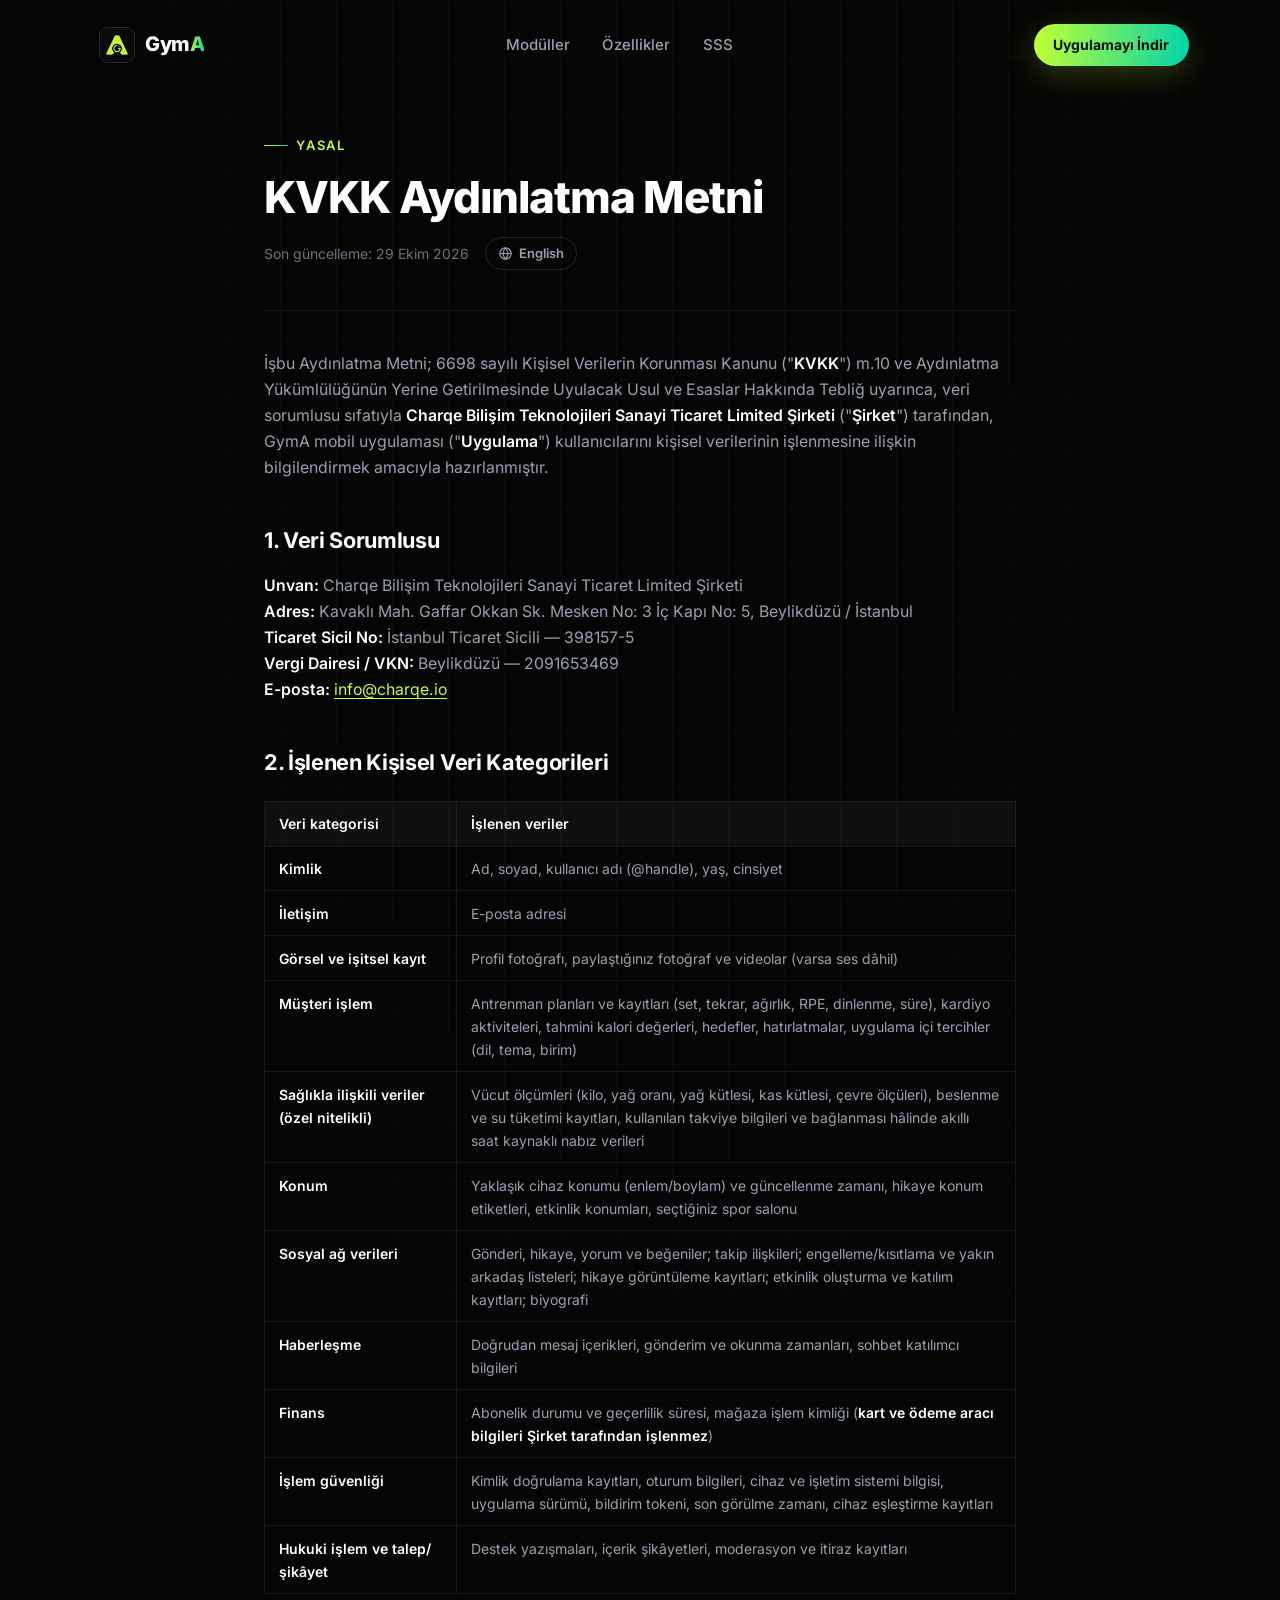
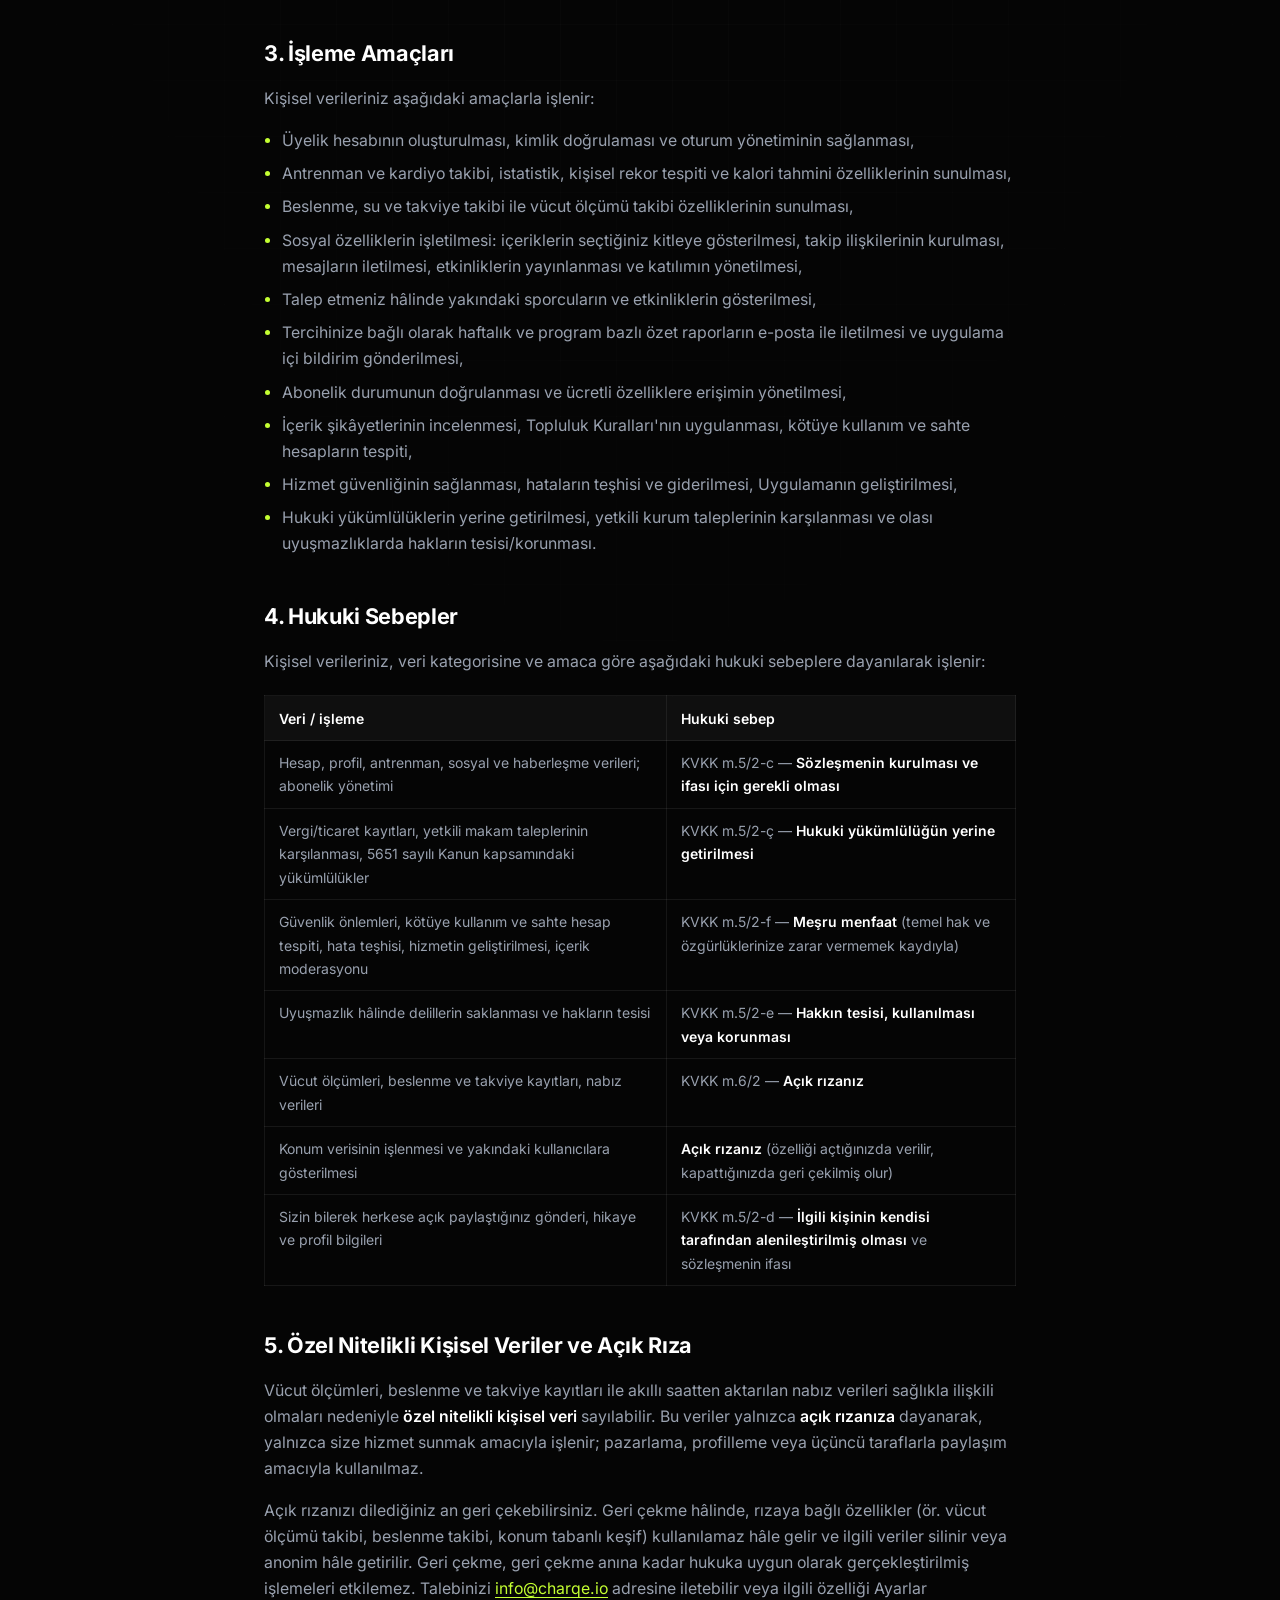
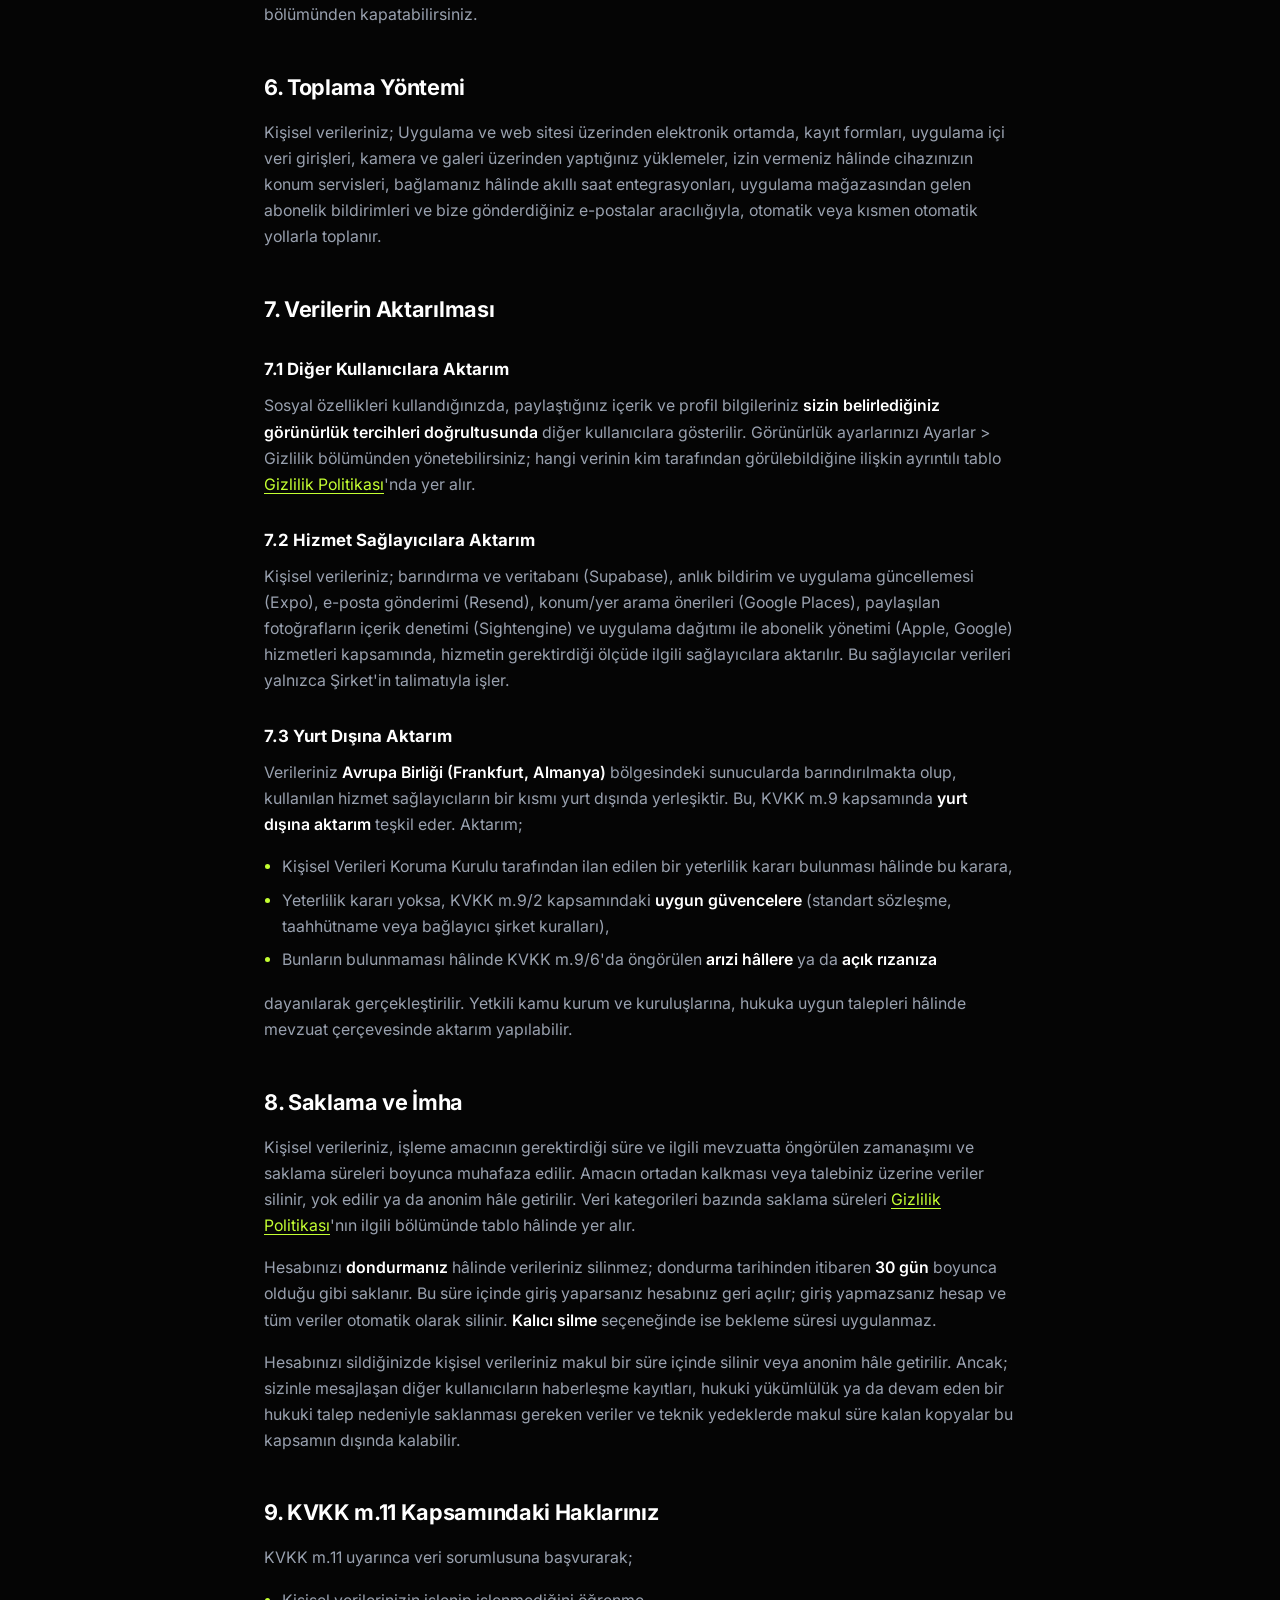
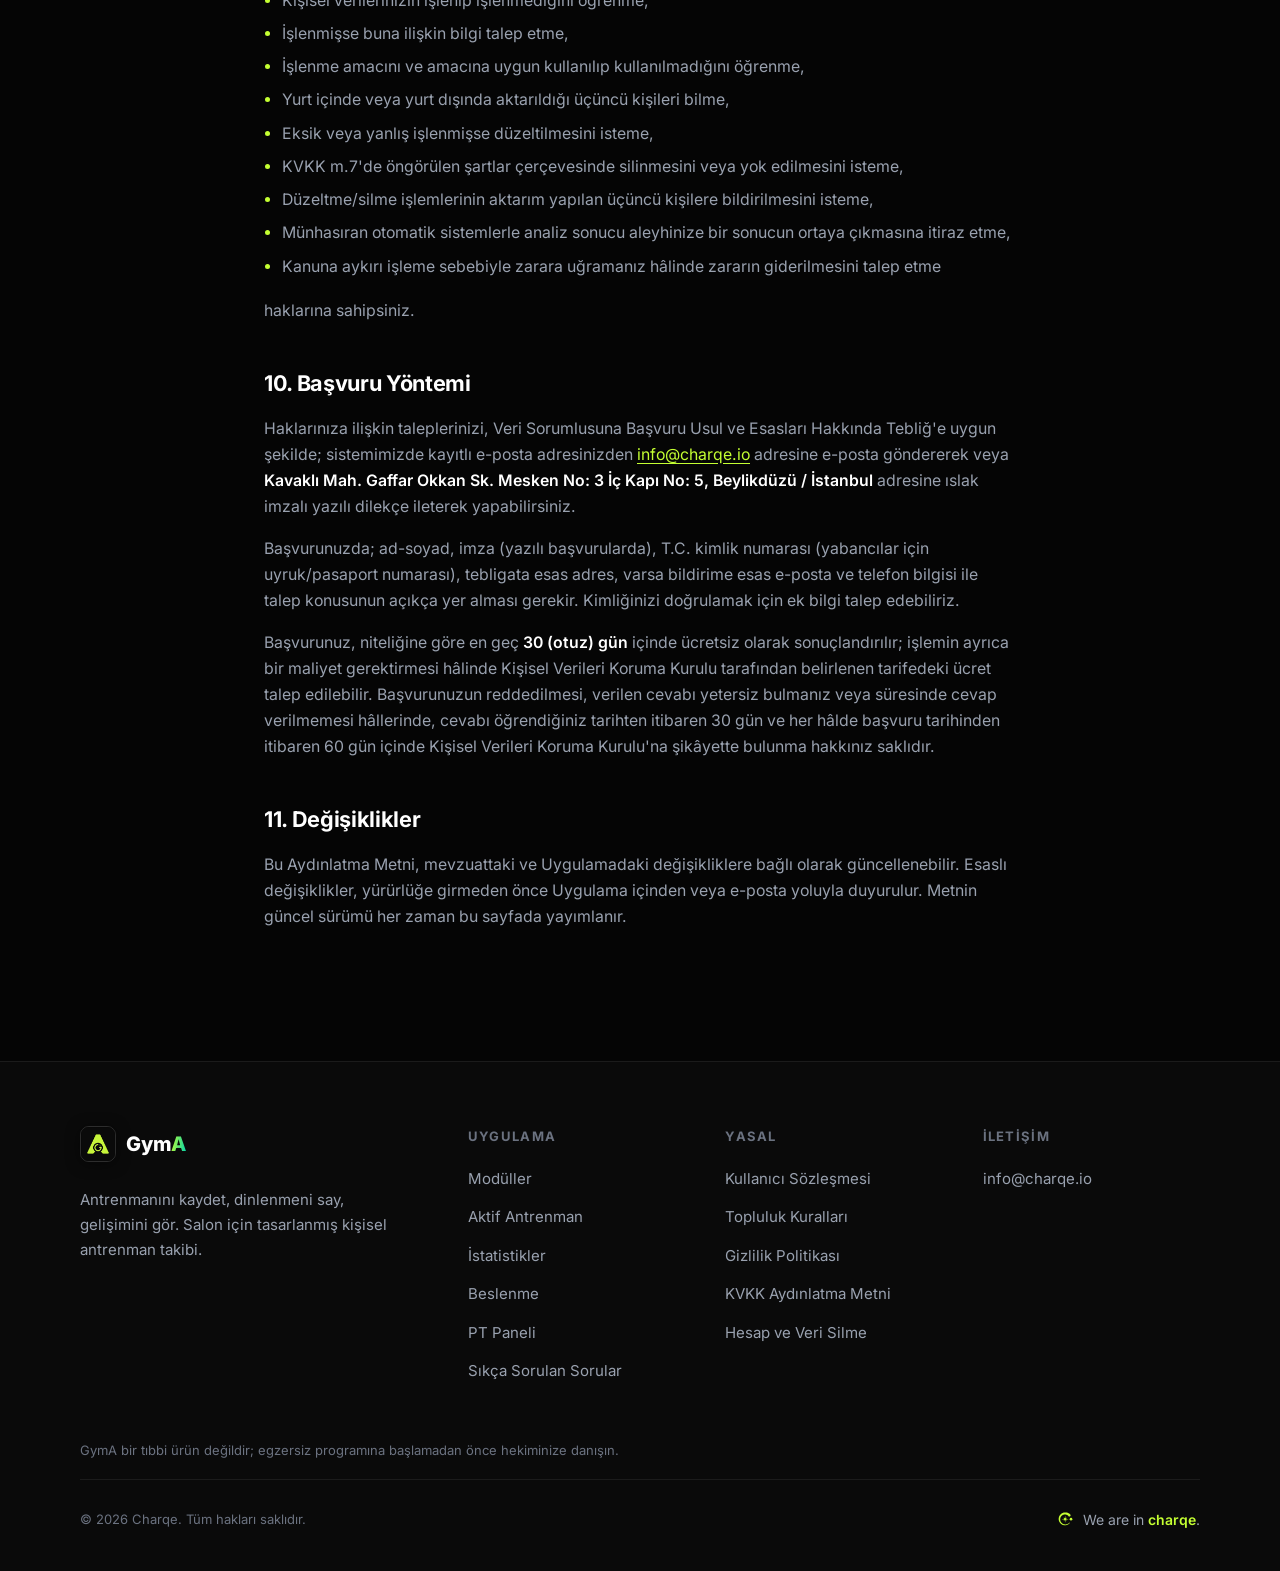
<file: kvkk-aydinlatma-metni/index.html>
<!DOCTYPE html><html lang="tr"> <head><meta charset="utf-8"><meta name="viewport" content="width=device-width, initial-scale=1"><title>KVKK Aydınlatma Metni — GymA</title><meta name="description" content="6698 sayılı Kişisel Verilerin Korunması Kanunu kapsamında GymA kullanıcılarına yönelik aydınlatma metni."><meta name="theme-color" content="#0A0A0A"><link rel="icon" type="image/png" href="/favicon.png"><link rel="apple-touch-icon" href="/icon.png"><link rel="alternate" hreflang="tr" href="https://gyma.charqe.io/kvkk-aydinlatma-metni"><link rel="alternate" hreflang="en" href="https://gyma.charqe.io/kvkk-information-notice"><meta property="og:type" content="website"><meta property="og:title" content="KVKK Aydınlatma Metni — GymA"><meta property="og:description" content="6698 sayılı Kişisel Verilerin Korunması Kanunu kapsamında GymA kullanıcılarına yönelik aydınlatma metni."><meta property="og:image" content="https://gyma.charqe.io/icon.png"><meta property="og:locale" content="tr_TR"><meta property="og:locale:alternate" content="en_US"><meta name="twitter:card" content="summary"><script>
      // Reveal animasyonlari icin JS kapisi — script calismazsa icerik gorunur kalir.
      document.documentElement.classList.add('js');
      if (window.matchMedia('(prefers-reduced-motion: reduce)').matches) {
        document.documentElement.classList.add('reduced-motion');
      }
    </script><link rel="stylesheet" href="/_astro/account-deletion.ClmFzx1L.css">
<style>.legal[data-astro-cid-dpidqgiz]{position:relative;padding-top:clamp(7.5rem,14vh,10rem);padding-bottom:var(--section-pad)}.legal-container[data-astro-cid-dpidqgiz]{max-width:47rem;position:relative}.legal-header[data-astro-cid-dpidqgiz] h1[data-astro-cid-dpidqgiz]{font-size:clamp(1.9rem,4.5vw,2.75rem);font-weight:800;letter-spacing:-.025em;line-height:1.15;margin-top:1rem}.legal-meta[data-astro-cid-dpidqgiz]{display:flex;flex-wrap:wrap;align-items:center;gap:.6rem 1rem;margin-top:.9rem}.legal-updated[data-astro-cid-dpidqgiz]{color:var(--text-3);font-size:.875rem}.legal-lang[data-astro-cid-dpidqgiz]{display:inline-flex;align-items:center;gap:.4rem;padding:.3rem .75rem;border:1px solid var(--border-strong);border-radius:var(--radius-full);color:var(--text-2);font-size:.8125rem;font-weight:600;transition:color .2s ease,border-color .2s ease}.legal-lang[data-astro-cid-dpidqgiz]:hover{color:var(--accent);border-color:var(--border-accent)}.legal-notice[data-astro-cid-dpidqgiz]{margin-top:1.25rem;padding:.85rem 1.1rem;border-left:2px solid var(--accent);background:var(--accent-subtle-05);border-radius:0 var(--radius-md) var(--radius-md) 0;color:var(--text-2);font-size:.875rem}.legal-notice[data-astro-cid-dpidqgiz] a[data-astro-cid-dpidqgiz]{color:var(--accent);text-decoration:underline;text-underline-offset:3px}.legal-body[data-astro-cid-dpidqgiz]{margin-top:2.5rem;border-top:1px solid var(--border);padding-top:2.5rem}.legal-body[data-astro-cid-dpidqgiz] h2{font-size:1.35rem;font-weight:700;letter-spacing:-.015em;margin-top:2.6rem;margin-bottom:.9rem}.legal-body[data-astro-cid-dpidqgiz] h3{font-size:1.05rem;font-weight:700;margin-top:1.8rem;margin-bottom:.6rem}.legal-body[data-astro-cid-dpidqgiz] p{color:var(--text-2);font-size:.9875rem;margin-bottom:1rem}.legal-body[data-astro-cid-dpidqgiz] ul,.legal-body[data-astro-cid-dpidqgiz] ol{margin:0 0 1.15rem;padding-left:1.1rem;display:flex;flex-direction:column;gap:.45rem}.legal-body[data-astro-cid-dpidqgiz] ul{list-style:disc}.legal-body[data-astro-cid-dpidqgiz] ol{list-style:decimal}.legal-body[data-astro-cid-dpidqgiz] li{color:var(--text-2);font-size:.9875rem}.legal-body[data-astro-cid-dpidqgiz] li::marker{color:var(--accent)}.legal-body[data-astro-cid-dpidqgiz] strong{color:var(--text-1);font-weight:600}.legal-body[data-astro-cid-dpidqgiz] a{color:var(--accent);text-decoration:underline;text-underline-offset:3px}.legal-body[data-astro-cid-dpidqgiz] table{width:100%;border-collapse:collapse;margin:1.25rem 0 1.5rem;font-size:.875rem;display:block;overflow-x:auto}.legal-body[data-astro-cid-dpidqgiz] th{text-align:left;color:var(--text-1);font-weight:600;padding:.65rem .9rem;background:#ffffff0a;border:1px solid var(--border);white-space:nowrap}.legal-body[data-astro-cid-dpidqgiz] td{color:var(--text-2);padding:.65rem .9rem;border:1px solid var(--border);vertical-align:top;min-width:9rem}.legal-body[data-astro-cid-dpidqgiz] .callout{background:var(--accent-subtle-05);border:1px solid var(--border-accent);border-radius:var(--radius-md);padding:1.1rem 1.3rem;margin:1.5rem 0}.legal-body[data-astro-cid-dpidqgiz] .callout p{margin:0;color:var(--text-1)}
</style></head> <body> <header class="nav-wrap" data-astro-cid-4lunwx2e> <nav class="nav container" aria-label="Ana gezinme" data-astro-cid-4lunwx2e> <a href="/" class="logo" aria-label="GymA ana sayfa" data-astro-cid-tvrurpns> <img class="logo-mark" src="/logo-icon.png" alt="" width="36" height="36" data-astro-cid-tvrurpns> <span class="logo-text" data-astro-cid-tvrurpns>Gym<span class="grad-text" data-astro-cid-tvrurpns>A</span></span> </a>  <ul class="nav-links" data-astro-cid-4lunwx2e> <li data-astro-cid-4lunwx2e><a href="/#moduller" class="nav-link" data-astro-cid-4lunwx2e>Modüller</a></li><li data-astro-cid-4lunwx2e><a href="/#ozellikler" class="nav-link" data-astro-cid-4lunwx2e>Özellikler</a></li><li data-astro-cid-4lunwx2e><a href="/#sss" class="nav-link" data-astro-cid-4lunwx2e>SSS</a></li> </ul> <div class="nav-actions" data-astro-cid-4lunwx2e> <a href="/#indir" class="btn btn-primary nav-cta" data-astro-cid-4lunwx2e>Uygulamayı İndir</a> <button type="button" class="menu-btn" aria-expanded="false" aria-controls="mobile-menu" aria-label="Menüyü aç" data-label-open="Menüyü aç" data-label-close="Menüyü kapat" data-astro-cid-4lunwx2e> <svg class="icon-open" viewBox="0 0 24 24" fill="none" stroke="currentColor" stroke-width="2" stroke-linecap="round" width="22" height="22" aria-hidden="true" data-astro-cid-4lunwx2e> <path d="M4 7h16M4 12h16M4 17h16" data-astro-cid-4lunwx2e></path> </svg> <svg class="icon-close" viewBox="0 0 24 24" fill="none" stroke="currentColor" stroke-width="2" stroke-linecap="round" width="22" height="22" aria-hidden="true" data-astro-cid-4lunwx2e> <path d="M6 6l12 12M18 6L6 18" data-astro-cid-4lunwx2e></path> </svg> </button> </div> </nav> <div class="mobile-menu" id="mobile-menu" hidden data-astro-cid-4lunwx2e> <ul data-astro-cid-4lunwx2e> <li data-astro-cid-4lunwx2e><a href="/#moduller" class="mobile-link" data-astro-cid-4lunwx2e>Modüller</a></li><li data-astro-cid-4lunwx2e><a href="/#ozellikler" class="mobile-link" data-astro-cid-4lunwx2e>Özellikler</a></li><li data-astro-cid-4lunwx2e><a href="/#sss" class="mobile-link" data-astro-cid-4lunwx2e>SSS</a></li> <li data-astro-cid-4lunwx2e><a href="/#indir" class="btn btn-primary mobile-cta" data-astro-cid-4lunwx2e>Uygulamayı İndir</a></li> </ul> </div> </header>  <script type="module">const r=document.querySelector(".nav-wrap"),e=document.querySelector(".menu-btn"),n=document.getElementById("mobile-menu"),l=()=>{r?.classList.toggle("scrolled",window.scrollY>12)};l();window.addEventListener("scroll",l,{passive:!0});const s=e?.dataset.labelOpen??"",o=e?.dataset.labelClose??"",a=()=>{e?.setAttribute("aria-expanded","false"),e?.setAttribute("aria-label",s),n?.setAttribute("hidden","")};e?.addEventListener("click",()=>{e.getAttribute("aria-expanded")==="true"?a():(e.setAttribute("aria-expanded","true"),e.setAttribute("aria-label",o),n?.removeAttribute("hidden"))});n?.querySelectorAll("a").forEach(t=>t.addEventListener("click",a));window.addEventListener("keydown",t=>{t.key==="Escape"&&a()});</script> <main>  <article class="legal" data-astro-cid-dpidqgiz> <div class="bg-grid" aria-hidden="true" data-astro-cid-dpidqgiz></div> <div class="container legal-container" data-astro-cid-dpidqgiz> <header class="legal-header" data-astro-cid-dpidqgiz> <p class="eyebrow" data-astro-cid-dpidqgiz>Yasal</p> <h1 data-astro-cid-dpidqgiz>KVKK Aydınlatma Metni</h1> <div class="legal-meta" data-astro-cid-dpidqgiz> <p class="legal-updated" data-astro-cid-dpidqgiz>Son güncelleme: 29 Ekim 2026</p> <a class="legal-lang" href="/kvkk-information-notice" hreflang="en" lang="en" aria-label="Read this document in English" data-astro-cid-dpidqgiz> <svg viewBox="0 0 24 24" width="15" height="15" fill="none" stroke="currentColor" stroke-width="1.8" stroke-linecap="round" stroke-linejoin="round" aria-hidden="true" data-astro-cid-dpidqgiz> <circle cx="12" cy="12" r="9" data-astro-cid-dpidqgiz></circle> <path d="M3 12h18M12 3c2.5 2.6 3.8 5.6 3.8 9s-1.3 6.4-3.8 9c-2.5-2.6-3.8-5.6-3.8-9S9.5 5.6 12 3z" data-astro-cid-dpidqgiz></path> </svg> English </a> </div>  </header> <div class="legal-body" data-astro-cid-dpidqgiz>  <p>
İşbu Aydınlatma Metni; 6698 sayılı Kişisel Verilerin Korunması Kanunu ("<strong>KVKK</strong>") m.10 ve Aydınlatma Yükümlülüğünün Yerine Getirilmesinde Uyulacak Usul ve Esaslar Hakkında Tebliğ uyarınca, veri sorumlusu sıfatıyla <strong>Charqe Bilişim Teknolojileri Sanayi Ticaret Limited Şirketi</strong> ("<strong>Şirket</strong>") tarafından, GymA mobil uygulaması ("<strong>Uygulama</strong>") kullanıcılarını kişisel verilerinin işlenmesine ilişkin bilgilendirmek amacıyla hazırlanmıştır.
</p> <h2>1. Veri Sorumlusu</h2> <p> <strong>Unvan:</strong> Charqe Bilişim Teknolojileri Sanayi Ticaret Limited Şirketi<br> <strong>Adres:</strong> Kavaklı Mah. Gaffar Okkan Sk. Mesken No: 3 İç Kapı No: 5, Beylikdüzü / İstanbul<br> <strong>Ticaret Sicil No:</strong> İstanbul Ticaret Sicili — 398157-5<br> <strong>Vergi Dairesi / VKN:</strong> Beylikdüzü — 2091653469<br> <strong>E-posta:</strong> <a href="mailto:info@charqe.io">info@charqe.io</a> </p> <h2>2. İşlenen Kişisel Veri Kategorileri</h2> <table> <thead> <tr> <th>Veri kategorisi</th> <th>İşlenen veriler</th> </tr> </thead> <tbody> <tr> <td><strong>Kimlik</strong></td> <td>Ad, soyad, kullanıcı adı (@handle), yaş, cinsiyet</td> </tr> <tr> <td><strong>İletişim</strong></td> <td>E-posta adresi</td> </tr> <tr> <td><strong>Görsel ve işitsel kayıt</strong></td> <td>Profil fotoğrafı, paylaştığınız fotoğraf ve videolar (varsa ses dâhil)</td> </tr> <tr> <td><strong>Müşteri işlem</strong></td> <td>Antrenman planları ve kayıtları (set, tekrar, ağırlık, RPE, dinlenme, süre), kardiyo aktiviteleri, tahmini kalori değerleri, hedefler, hatırlatmalar, uygulama içi tercihler (dil, tema, birim)</td> </tr> <tr> <td><strong>Sağlıkla ilişkili veriler (özel nitelikli)</strong></td> <td>Vücut ölçümleri (kilo, yağ oranı, yağ kütlesi, kas kütlesi, çevre ölçüleri), beslenme ve su tüketimi kayıtları, kullanılan takviye bilgileri ve bağlanması hâlinde akıllı saat kaynaklı nabız verileri</td> </tr> <tr> <td><strong>Konum</strong></td> <td>Yaklaşık cihaz konumu (enlem/boylam) ve güncellenme zamanı, hikaye konum etiketleri, etkinlik konumları, seçtiğiniz spor salonu</td> </tr> <tr> <td><strong>Sosyal ağ verileri</strong></td> <td>Gönderi, hikaye, yorum ve beğeniler; takip ilişkileri; engelleme/kısıtlama ve yakın arkadaş listeleri; hikaye görüntüleme kayıtları; etkinlik oluşturma ve katılım kayıtları; biyografi</td> </tr> <tr> <td><strong>Haberleşme</strong></td> <td>Doğrudan mesaj içerikleri, gönderim ve okunma zamanları, sohbet katılımcı bilgileri</td> </tr> <tr> <td><strong>Finans</strong></td> <td>Abonelik durumu ve geçerlilik süresi, mağaza işlem kimliği (<strong>kart ve ödeme aracı bilgileri Şirket tarafından işlenmez</strong>)</td> </tr> <tr> <td><strong>İşlem güvenliği</strong></td> <td>Kimlik doğrulama kayıtları, oturum bilgileri, cihaz ve işletim sistemi bilgisi, uygulama sürümü, bildirim tokeni, son görülme zamanı, cihaz eşleştirme kayıtları</td> </tr> <tr> <td><strong>Hukuki işlem ve talep/şikâyet</strong></td> <td>Destek yazışmaları, içerik şikâyetleri, moderasyon ve itiraz kayıtları</td> </tr> </tbody> </table> <h2>3. İşleme Amaçları</h2> <p>
Kişisel verileriniz aşağıdaki amaçlarla işlenir:
</p> <ul> <li>Üyelik hesabının oluşturulması, kimlik doğrulaması ve oturum yönetiminin sağlanması,</li> <li>Antrenman ve kardiyo takibi, istatistik, kişisel rekor tespiti ve kalori tahmini özelliklerinin sunulması,</li> <li>Beslenme, su ve takviye takibi ile vücut ölçümü takibi özelliklerinin sunulması,</li> <li>Sosyal özelliklerin işletilmesi: içeriklerin seçtiğiniz kitleye gösterilmesi, takip ilişkilerinin kurulması, mesajların iletilmesi, etkinliklerin yayınlanması ve katılımın yönetilmesi,</li> <li>Talep etmeniz hâlinde yakındaki sporcuların ve etkinliklerin gösterilmesi,</li> <li>Tercihinize bağlı olarak haftalık ve program bazlı özet raporların e-posta ile iletilmesi ve uygulama içi bildirim gönderilmesi,</li> <li>Abonelik durumunun doğrulanması ve ücretli özelliklere erişimin yönetilmesi,</li> <li>İçerik şikâyetlerinin incelenmesi, Topluluk Kuralları'nın uygulanması, kötüye kullanım ve sahte hesapların tespiti,</li> <li>Hizmet güvenliğinin sağlanması, hataların teşhisi ve giderilmesi, Uygulamanın geliştirilmesi,</li> <li>Hukuki yükümlülüklerin yerine getirilmesi, yetkili kurum taleplerinin karşılanması ve olası uyuşmazlıklarda hakların tesisi/korunması.</li> </ul> <h2>4. Hukuki Sebepler</h2> <p>
Kişisel verileriniz, veri kategorisine ve amaca göre aşağıdaki hukuki sebeplere dayanılarak işlenir:
</p> <table> <thead> <tr> <th>Veri / işleme</th> <th>Hukuki sebep</th> </tr> </thead> <tbody> <tr> <td>Hesap, profil, antrenman, sosyal ve haberleşme verileri; abonelik yönetimi</td> <td>KVKK m.5/2-c — <strong>Sözleşmenin kurulması ve ifası için gerekli olması</strong></td> </tr> <tr> <td>Vergi/ticaret kayıtları, yetkili makam taleplerinin karşılanması, 5651 sayılı Kanun kapsamındaki yükümlülükler</td> <td>KVKK m.5/2-ç — <strong>Hukuki yükümlülüğün yerine getirilmesi</strong></td> </tr> <tr> <td>Güvenlik önlemleri, kötüye kullanım ve sahte hesap tespiti, hata teşhisi, hizmetin geliştirilmesi, içerik moderasyonu</td> <td>KVKK m.5/2-f — <strong>Meşru menfaat</strong> (temel hak ve özgürlüklerinize zarar vermemek kaydıyla)</td> </tr> <tr> <td>Uyuşmazlık hâlinde delillerin saklanması ve hakların tesisi</td> <td>KVKK m.5/2-e — <strong>Hakkın tesisi, kullanılması veya korunması</strong></td> </tr> <tr> <td>Vücut ölçümleri, beslenme ve takviye kayıtları, nabız verileri</td> <td>KVKK m.6/2 — <strong>Açık rızanız</strong></td> </tr> <tr> <td>Konum verisinin işlenmesi ve yakındaki kullanıcılara gösterilmesi</td> <td><strong>Açık rızanız</strong> (özelliği açtığınızda verilir, kapattığınızda geri çekilmiş olur)</td> </tr> <tr> <td>Sizin bilerek herkese açık paylaştığınız gönderi, hikaye ve profil bilgileri</td> <td>KVKK m.5/2-d — <strong>İlgili kişinin kendisi tarafından alenileştirilmiş olması</strong> ve sözleşmenin ifası</td> </tr> </tbody> </table> <h2>5. Özel Nitelikli Kişisel Veriler ve Açık Rıza</h2> <p>
Vücut ölçümleri, beslenme ve takviye kayıtları ile akıllı saatten aktarılan nabız verileri sağlıkla ilişkili olmaları nedeniyle <strong>özel nitelikli kişisel veri</strong> sayılabilir. Bu veriler yalnızca <strong>açık rızanıza</strong> dayanarak, yalnızca size hizmet sunmak amacıyla işlenir; pazarlama, profilleme veya üçüncü taraflarla paylaşım amacıyla kullanılmaz.
</p> <p>
Açık rızanızı dilediğiniz an geri çekebilirsiniz. Geri çekme hâlinde, rızaya bağlı özellikler (ör. vücut ölçümü takibi, beslenme takibi, konum tabanlı keşif) kullanılamaz hâle gelir ve ilgili veriler silinir veya anonim hâle getirilir. Geri çekme, geri çekme anına kadar hukuka uygun olarak gerçekleştirilmiş işlemeleri etkilemez. Talebinizi <a href="mailto:info@charqe.io">info@charqe.io</a> adresine iletebilir veya ilgili özelliği Ayarlar bölümünden kapatabilirsiniz.
</p> <h2>6. Toplama Yöntemi</h2> <p>
Kişisel verileriniz; Uygulama ve web sitesi üzerinden elektronik ortamda, kayıt formları, uygulama içi veri girişleri, kamera ve galeri üzerinden yaptığınız yüklemeler, izin vermeniz hâlinde cihazınızın konum servisleri, bağlamanız hâlinde akıllı saat entegrasyonları, uygulama mağazasından gelen abonelik bildirimleri ve bize gönderdiğiniz e-postalar aracılığıyla, otomatik veya kısmen otomatik yollarla toplanır.
</p> <h2>7. Verilerin Aktarılması</h2> <h3>7.1 Diğer Kullanıcılara Aktarım</h3> <p>
Sosyal özellikleri kullandığınızda, paylaştığınız içerik ve profil bilgileriniz <strong>sizin belirlediğiniz görünürlük tercihleri doğrultusunda</strong> diğer kullanıcılara gösterilir. Görünürlük ayarlarınızı Ayarlar &gt; Gizlilik bölümünden yönetebilirsiniz; hangi verinin kim tarafından görülebildiğine ilişkin ayrıntılı tablo <a href="/gizlilik-politikasi">Gizlilik Politikası</a>'nda yer alır.
</p> <h3>7.2 Hizmet Sağlayıcılara Aktarım</h3> <p>
Kişisel verileriniz; barındırma ve veritabanı (Supabase), anlık bildirim ve uygulama güncellemesi (Expo), e-posta gönderimi (Resend), konum/yer arama önerileri (Google Places), paylaşılan fotoğrafların içerik denetimi (Sightengine) ve uygulama dağıtımı ile abonelik yönetimi (Apple, Google) hizmetleri kapsamında, hizmetin gerektirdiği ölçüde ilgili sağlayıcılara aktarılır. Bu sağlayıcılar verileri yalnızca Şirket'in talimatıyla işler.
</p> <h3>7.3 Yurt Dışına Aktarım</h3> <p>
Verileriniz <strong>Avrupa Birliği (Frankfurt, Almanya)</strong> bölgesindeki sunucularda barındırılmakta olup, kullanılan hizmet sağlayıcıların bir kısmı yurt dışında yerleşiktir. Bu, KVKK m.9 kapsamında <strong>yurt dışına aktarım</strong> teşkil eder. Aktarım;
</p> <ul> <li>Kişisel Verileri Koruma Kurulu tarafından ilan edilen bir yeterlilik kararı bulunması hâlinde bu karara,</li> <li>Yeterlilik kararı yoksa, KVKK m.9/2 kapsamındaki <strong>uygun güvencelere</strong> (standart sözleşme, taahhütname veya bağlayıcı şirket kuralları),</li> <li>Bunların bulunmaması hâlinde KVKK m.9/6'da öngörülen <strong>arızi hâllere</strong> ya da <strong>açık rızanıza</strong></li> </ul> <p>
dayanılarak gerçekleştirilir. Yetkili kamu kurum ve kuruluşlarına, hukuka uygun talepleri hâlinde mevzuat çerçevesinde aktarım yapılabilir.
</p> <h2>8. Saklama ve İmha</h2> <p>
Kişisel verileriniz, işleme amacının gerektirdiği süre ve ilgili mevzuatta öngörülen zamanaşımı ve saklama süreleri boyunca muhafaza edilir. Amacın ortadan kalkması veya talebiniz üzerine veriler silinir, yok edilir ya da anonim hâle getirilir. Veri kategorileri bazında saklama süreleri <a href="/gizlilik-politikasi">Gizlilik Politikası</a>'nın ilgili bölümünde tablo hâlinde yer alır.
</p> <p>
Hesabınızı <strong>dondurmanız</strong> hâlinde verileriniz silinmez; dondurma tarihinden itibaren <strong>30 gün</strong> boyunca olduğu gibi saklanır. Bu süre içinde giriş yaparsanız hesabınız geri açılır; giriş yapmazsanız hesap ve tüm veriler otomatik olarak silinir. <strong>Kalıcı silme</strong> seçeneğinde ise bekleme süresi uygulanmaz.
</p> <p>
Hesabınızı sildiğinizde kişisel verileriniz makul bir süre içinde silinir veya anonim hâle getirilir. Ancak; sizinle mesajlaşan diğer kullanıcıların haberleşme kayıtları, hukuki yükümlülük ya da devam eden bir hukuki talep nedeniyle saklanması gereken veriler ve teknik yedeklerde makul süre kalan kopyalar bu kapsamın dışında kalabilir.
</p> <h2>9. KVKK m.11 Kapsamındaki Haklarınız</h2> <p>
KVKK m.11 uyarınca veri sorumlusuna başvurarak;
</p> <ul> <li>Kişisel verilerinizin işlenip işlenmediğini öğrenme,</li> <li>İşlenmişse buna ilişkin bilgi talep etme,</li> <li>İşlenme amacını ve amacına uygun kullanılıp kullanılmadığını öğrenme,</li> <li>Yurt içinde veya yurt dışında aktarıldığı üçüncü kişileri bilme,</li> <li>Eksik veya yanlış işlenmişse düzeltilmesini isteme,</li> <li>KVKK m.7'de öngörülen şartlar çerçevesinde silinmesini veya yok edilmesini isteme,</li> <li>Düzeltme/silme işlemlerinin aktarım yapılan üçüncü kişilere bildirilmesini isteme,</li> <li>Münhasıran otomatik sistemlerle analiz sonucu aleyhinize bir sonucun ortaya çıkmasına itiraz etme,</li> <li>Kanuna aykırı işleme sebebiyle zarara uğramanız hâlinde zararın giderilmesini talep etme</li> </ul> <p>
haklarına sahipsiniz.
</p> <h2>10. Başvuru Yöntemi</h2> <p>
Haklarınıza ilişkin taleplerinizi, Veri Sorumlusuna Başvuru Usul ve Esasları Hakkında Tebliğ'e uygun şekilde; sistemimizde kayıtlı e-posta adresinizden <a href="mailto:info@charqe.io">info@charqe.io</a> adresine e-posta göndererek veya <strong>Kavaklı Mah. Gaffar Okkan Sk. Mesken No: 3 İç Kapı No: 5, Beylikdüzü / İstanbul</strong> adresine ıslak imzalı yazılı dilekçe ileterek yapabilirsiniz.
</p> <p>
Başvurunuzda; ad-soyad, imza (yazılı başvurularda), T.C. kimlik numarası (yabancılar için uyruk/pasaport numarası), tebligata esas adres, varsa bildirime esas e-posta ve telefon bilgisi ile talep konusunun açıkça yer alması gerekir. Kimliğinizi doğrulamak için ek bilgi talep edebiliriz.
</p> <p>
Başvurunuz, niteliğine göre en geç <strong>30 (otuz) gün</strong> içinde ücretsiz olarak sonuçlandırılır; işlemin ayrıca bir maliyet gerektirmesi hâlinde Kişisel Verileri Koruma Kurulu tarafından belirlenen tarifedeki ücret talep edilebilir. Başvurunuzun reddedilmesi, verilen cevabı yetersiz bulmanız veya süresinde cevap verilmemesi hâllerinde, cevabı öğrendiğiniz tarihten itibaren 30 gün ve her hâlde başvuru tarihinden itibaren 60 gün içinde Kişisel Verileri Koruma Kurulu'na şikâyette bulunma hakkınız saklıdır.
</p> <h2>11. Değişiklikler</h2> <p>
Bu Aydınlatma Metni, mevzuattaki ve Uygulamadaki değişikliklere bağlı olarak güncellenebilir. Esaslı değişiklikler, yürürlüğe girmeden önce Uygulama içinden veya e-posta yoluyla duyurulur. Metnin güncel sürümü her zaman bu sayfada yayımlanır.
</p>  </div> </div> </article>  </main> <footer class="footer" data-astro-cid-gcn2mc3v> <div class="container" data-astro-cid-gcn2mc3v> <div class="footer-grid" data-astro-cid-gcn2mc3v> <div class="footer-brand" data-astro-cid-gcn2mc3v> <a href="/" class="logo" aria-label="GymA ana sayfa" data-astro-cid-tvrurpns> <img class="logo-mark" src="/logo-icon.png" alt="" width="36" height="36" data-astro-cid-tvrurpns> <span class="logo-text" data-astro-cid-tvrurpns>Gym<span class="grad-text" data-astro-cid-tvrurpns>A</span></span> </a>  <p class="footer-tagline" data-astro-cid-gcn2mc3v> Antrenmanını kaydet, dinlenmeni say, gelişimini gör. Salon için tasarlanmış kişisel antrenman takibi. </p> </div> <nav class="footer-col" aria-label="Uygulama bağlantıları" data-astro-cid-gcn2mc3v> <h3 data-astro-cid-gcn2mc3v>Uygulama</h3> <ul data-astro-cid-gcn2mc3v> <li data-astro-cid-gcn2mc3v><a href="/#moduller" data-astro-cid-gcn2mc3v>Modüller</a></li><li data-astro-cid-gcn2mc3v><a href="/#antrenman" data-astro-cid-gcn2mc3v>Aktif Antrenman</a></li><li data-astro-cid-gcn2mc3v><a href="/#istatistik" data-astro-cid-gcn2mc3v>İstatistikler</a></li><li data-astro-cid-gcn2mc3v><a href="/#beslenme" data-astro-cid-gcn2mc3v>Beslenme</a></li><li data-astro-cid-gcn2mc3v><a href="/#pt" data-astro-cid-gcn2mc3v>PT Paneli</a></li><li data-astro-cid-gcn2mc3v><a href="/#sss" data-astro-cid-gcn2mc3v>Sıkça Sorulan Sorular</a></li> </ul> </nav> <nav class="footer-col" aria-label="Yasal bağlantılar" data-astro-cid-gcn2mc3v> <h3 data-astro-cid-gcn2mc3v>Yasal</h3> <ul data-astro-cid-gcn2mc3v> <li data-astro-cid-gcn2mc3v><a href="/kullanici-sozlesmesi" data-astro-cid-gcn2mc3v>Kullanıcı Sözleşmesi</a></li><li data-astro-cid-gcn2mc3v><a href="/topluluk-kurallari" data-astro-cid-gcn2mc3v>Topluluk Kuralları</a></li><li data-astro-cid-gcn2mc3v><a href="/gizlilik-politikasi" data-astro-cid-gcn2mc3v>Gizlilik Politikası</a></li><li data-astro-cid-gcn2mc3v><a href="/kvkk-aydinlatma-metni" data-astro-cid-gcn2mc3v>KVKK Aydınlatma Metni</a></li><li data-astro-cid-gcn2mc3v><a href="/hesap-silme" data-astro-cid-gcn2mc3v>Hesap ve Veri Silme</a></li> </ul> </nav> <div class="footer-col" data-astro-cid-gcn2mc3v> <h3 data-astro-cid-gcn2mc3v>İletişim</h3> <ul data-astro-cid-gcn2mc3v> <li data-astro-cid-gcn2mc3v> <a href="mailto:info@charqe.io" data-astro-cid-gcn2mc3v>info@charqe.io</a> </li> </ul> </div> </div> <p class="footer-disclaimer" data-astro-cid-gcn2mc3v> GymA bir tıbbi ürün değildir; egzersiz programına başlamadan önce hekiminize danışın. </p> <div class="footer-bottom" data-astro-cid-gcn2mc3v> <p data-astro-cid-gcn2mc3v>© 2026 Charqe. Tüm hakları saklıdır.</p> <p class="footer-charqe" data-astro-cid-gcn2mc3v> <svg class="footer-charqe-mark" viewBox="0 0 64 64" aria-hidden="true" data-astro-cid-gcn2mc3v> <path d="M46.33 44.02L45.75 44.77L45.12 45.49L44.45 46.17L43.75 46.81L43.01 47.42L42.24 48L41.44 48.53L40.61 49.02L39.76 49.47L38.88 49.88L37.98 50.24L37.06 50.55L36.12 50.82L35.17 51.04L34.21 51.21L33.24 51.34L32.26 51.41L31.28 51.43L30.29 51.41L29.31 51.33L28.33 51.2L27.36 51.03L26.39 50.8L25.44 50.53L24.5 50.2L23.57 49.83L22.67 49.41L21.78 48.95L20.92 48.44L20.09 47.88L19.28 47.28L18.5 46.65L17.75 45.97L17.04 45.25L16.37 44.5L15.73 43.71L15.13 42.89L14.58 42.04L14.06 41.16L13.6 40.26L13.17 39.33L12.8 38.38L12.47 37.41L12.19 36.42L11.96 35.42L11.78 34.41L11.66 33.39L11.58 32.36L11.56 31.32L11.59 30.29L11.67 29.26L11.81 28.23L12 27.21L12.23 26.19L12.53 25.19L12.87 24.2L13.26 23.24L13.7 22.29L14.19 21.36L14.72 20.46L15.3 19.58L15.93 18.73L16.6 17.92L17.31 17.14L18.06 16.39L18.85 15.69L19.67 15.02L20.53 14.39L21.42 13.81L22.34 13.28L23.29 12.79L24.26 12.34L25.25 11.95L26.26 11.61L27.3 11.31L28.34 11.08L29.4 10.89L30.47 10.76L31.54 10.68L32.62 10.65L33.7 10.68L34.78 10.77L35.85 10.91L36.92 11.1L37.98 11.35L39.02 11.65L40.05 12.01L41.06 12.42L42.05 12.87L43.02 13.38L43.96 13.94L44.88 14.55L45.76 15.2L46.61 15.89L47.42 16.63L48.2 17.41A3.8 3.8 0 0 1 42.55 22.5L42.08 21.96L41.58 21.44L41.05 20.95L40.5 20.48L39.92 20.05L39.32 19.64L38.7 19.26L38.06 18.91L37.4 18.6L36.72 18.32L36.03 18.07L35.33 17.85L34.62 17.68L33.89 17.53L33.16 17.43L32.43 17.36L31.69 17.33L30.94 17.34L30.2 17.38L29.46 17.46L28.72 17.58L27.99 17.74L27.26 17.93L26.55 18.16L25.85 18.43L25.15 18.73L24.48 19.07L23.82 19.44L23.18 19.85L22.56 20.29L21.96 20.76L21.38 21.26L20.83 21.79L20.31 22.35L19.81 22.93L19.34 23.54L18.91 24.18L18.5 24.84L18.13 25.51L17.79 26.21L17.49 26.93L17.23 27.66L17 28.4L16.8 29.16L16.65 29.93L16.53 30.7L16.46 31.49L16.42 32.27L16.43 33.06L16.47 33.85L16.55 34.64L16.67 35.42L16.84 36.2L17.04 36.97L17.28 37.73L17.56 38.48L17.88 39.21L18.23 39.93L18.63 40.64L19.05 41.32L19.52 41.98L20.01 42.62L20.54 43.24L21.1 43.82L21.69 44.39L22.31 44.92L22.96 45.42L23.63 45.88L24.33 46.32L25.05 46.72L25.79 47.08L26.54 47.41L27.32 47.7L28.11 47.95L28.91 48.16L29.73 48.33L30.55 48.45L31.39 48.54L32.22 48.59L33.06 48.59L33.9 48.55L34.74 48.47L35.58 48.35L36.41 48.18L37.23 47.97L38.05 47.72L38.85 47.43L39.64 47.1L40.41 46.73L41.17 46.32L41.91 45.88L42.62 45.39L43.31 44.87L43.98 44.32L44.63 43.73L45.25 43.12A0.7 0.7 0 0 1 46.33 44.02Z" data-astro-cid-gcn2mc3v></path> <circle cx="50.5" cy="32" r="4.2" data-astro-cid-gcn2mc3v></circle> <path d="M32 20.4L33.22 29.04L36.81 27.19L34.96 30.78L43.6 32L34.96 33.22L36.81 36.81L33.22 34.96L32 43.6L30.78 34.96L27.19 36.81L29.04 33.22L20.4 32L29.04 30.78L27.19 27.19L30.78 29.04L32 20.4Z" data-astro-cid-gcn2mc3v></path> </svg> <span data-astro-cid-gcn2mc3v>We are in <a href="https://charqe.io" target="_blank" rel="noopener" data-astro-cid-gcn2mc3v>charqe</a>.</span> </p> </div> </div> </footer>  </body></html>
</file>
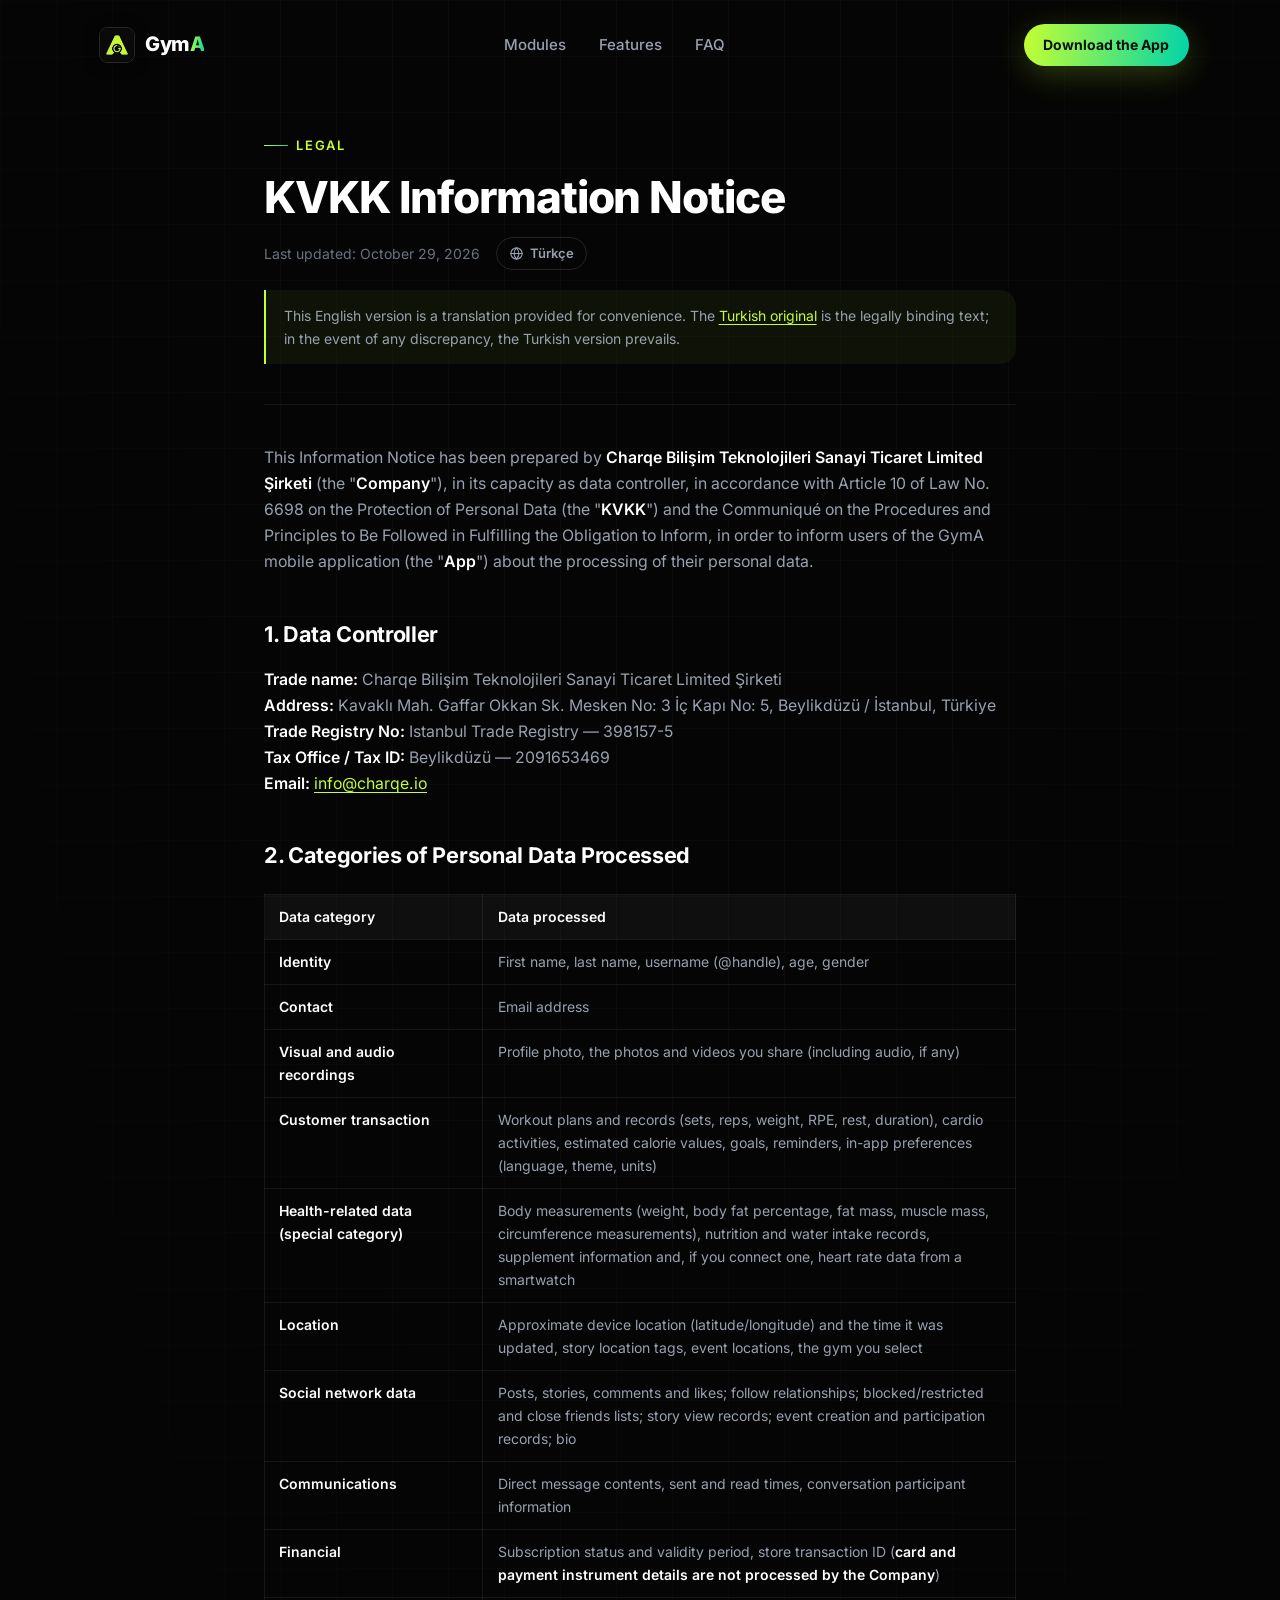
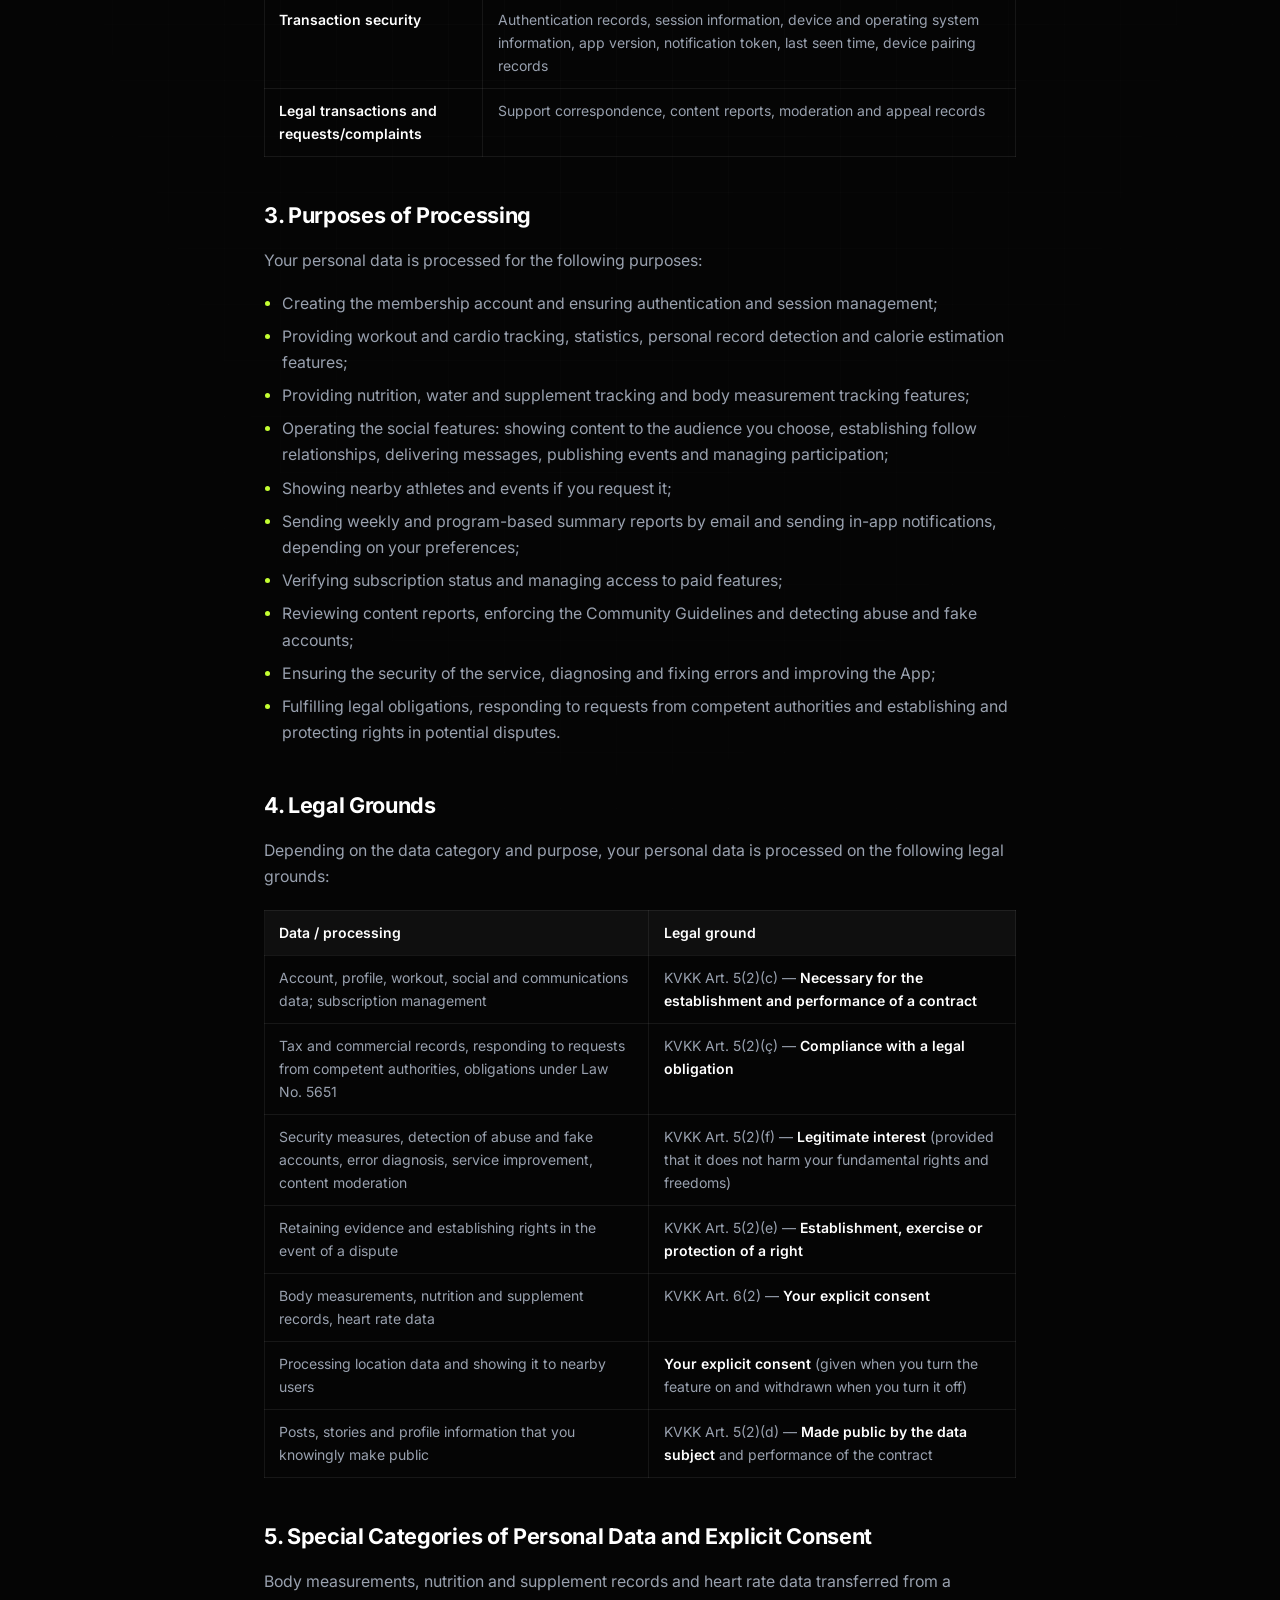
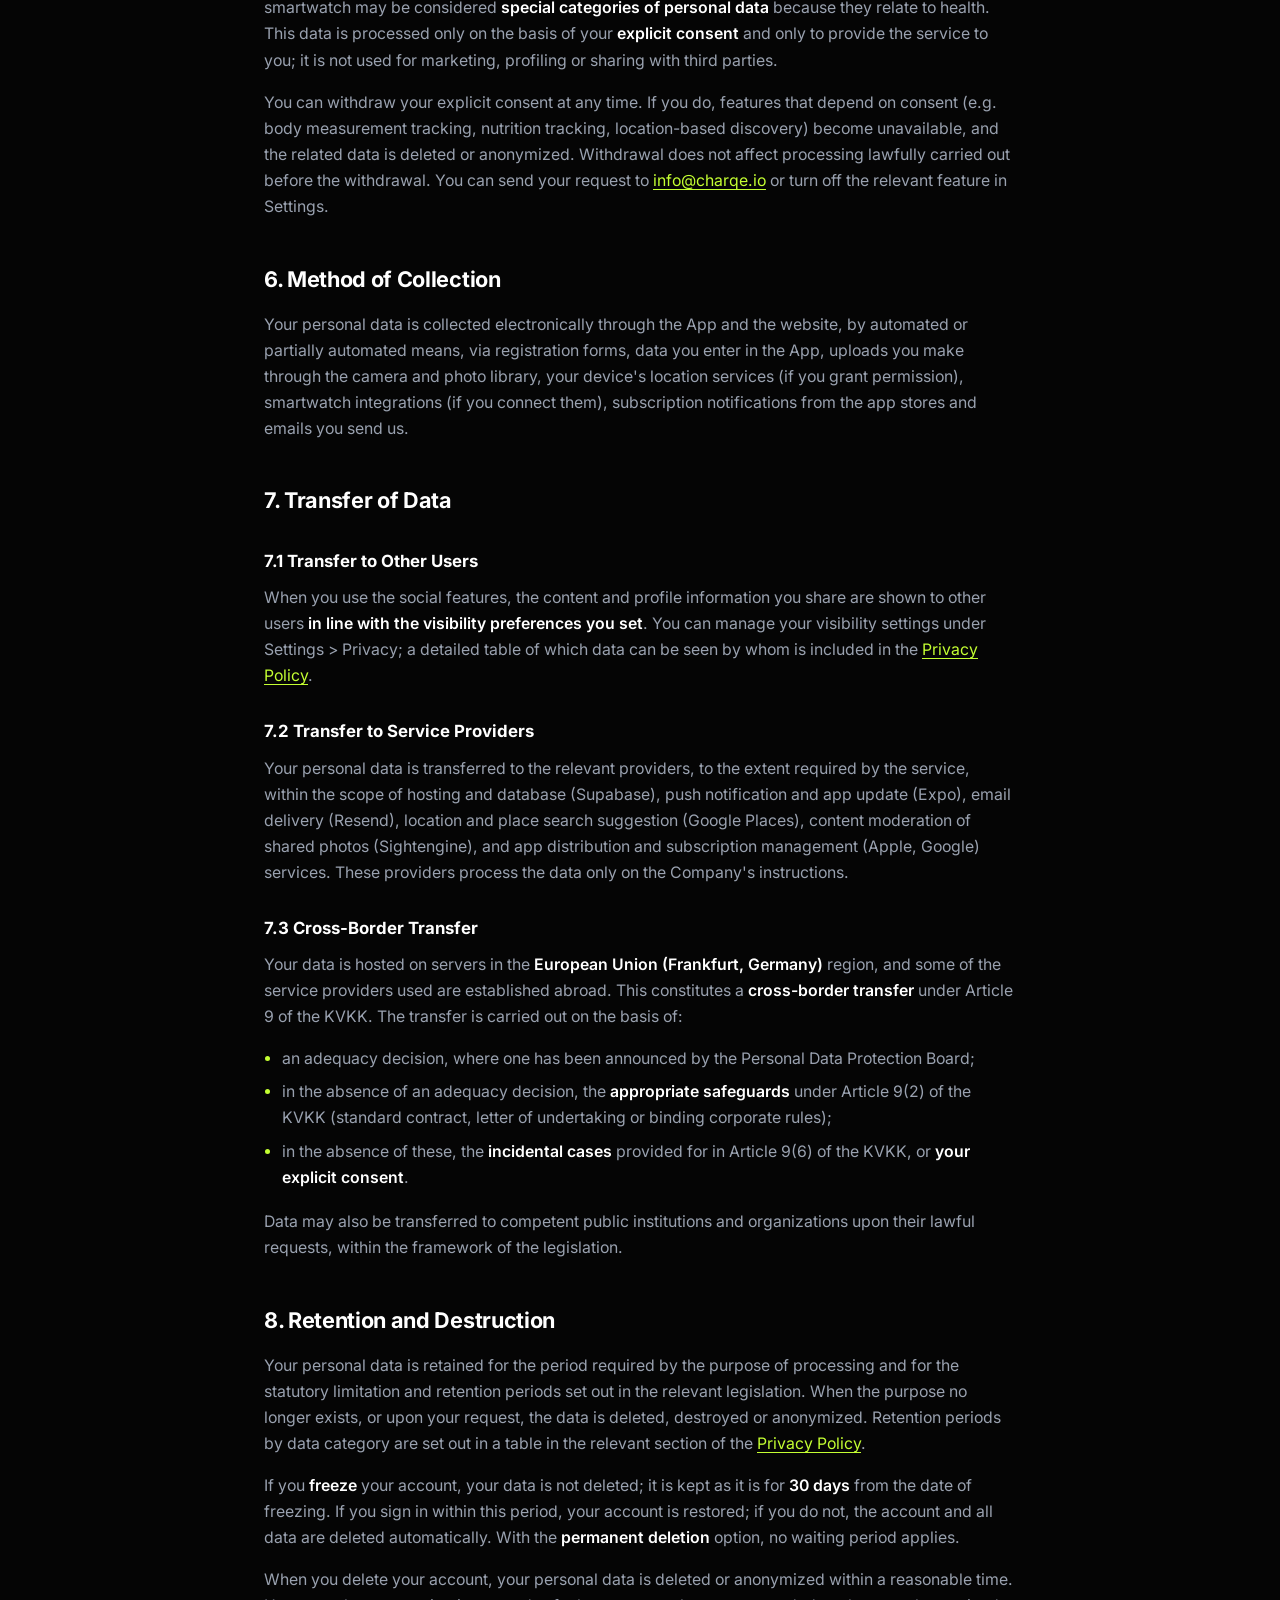
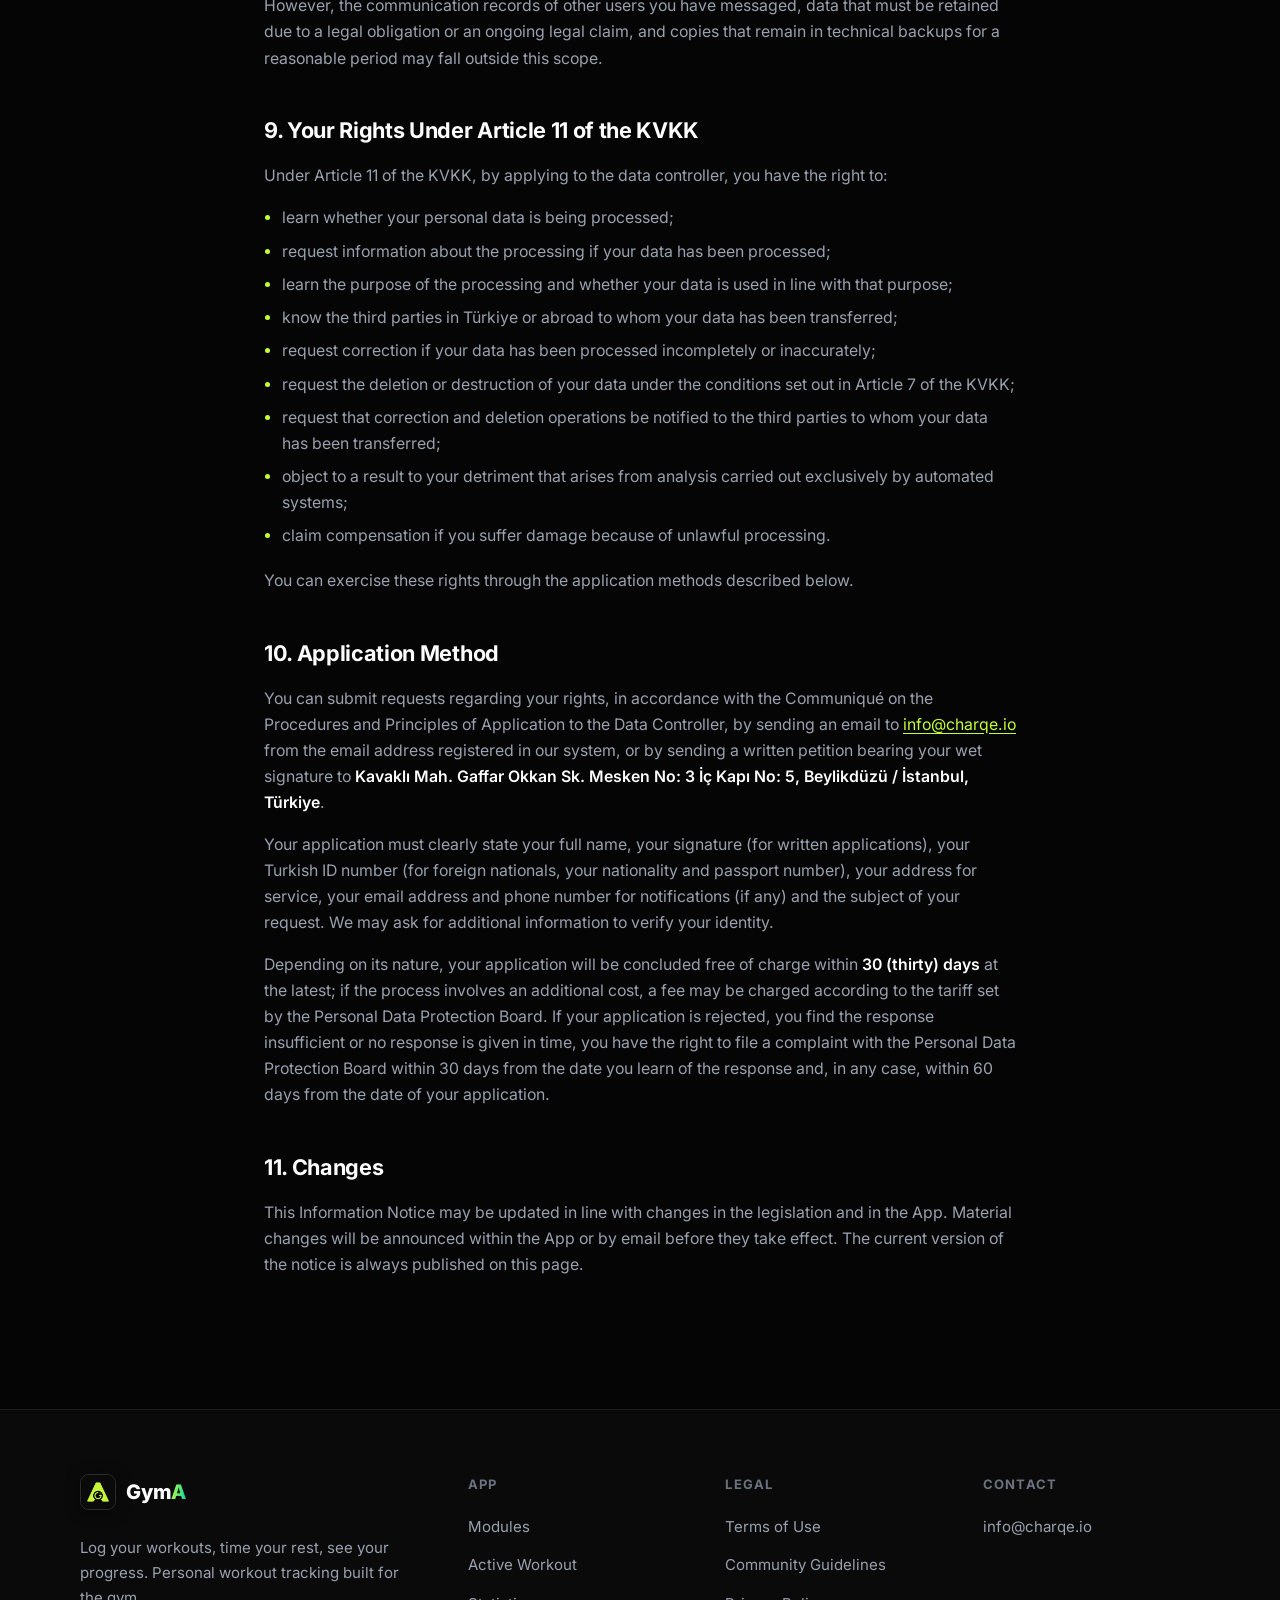
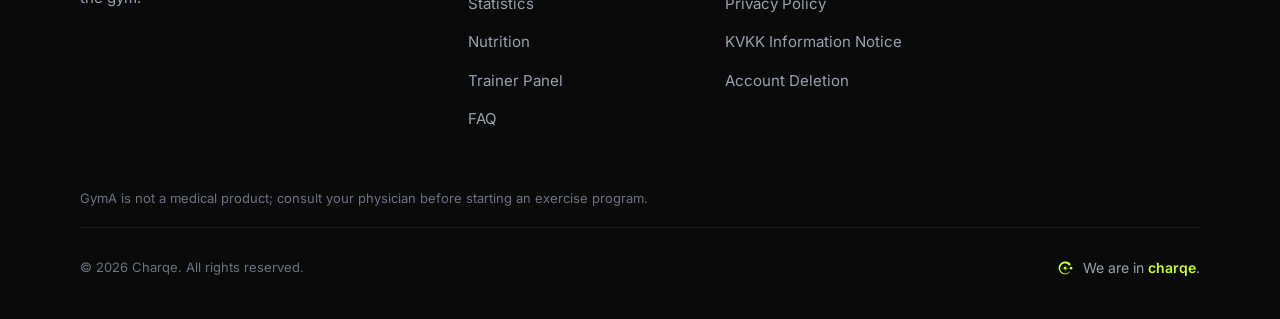
<file: kvkk-information-notice/index.html>
<!DOCTYPE html><html lang="en"> <head><meta charset="utf-8"><meta name="viewport" content="width=device-width, initial-scale=1"><title>KVKK Information Notice — GymA</title><meta name="description" content="Information notice for GymA users under Law No. 6698 on the Protection of Personal Data (KVKK)."><meta name="theme-color" content="#0A0A0A"><link rel="icon" type="image/png" href="/favicon.png"><link rel="apple-touch-icon" href="/icon.png"><link rel="alternate" hreflang="en" href="https://gyma.charqe.io/kvkk-information-notice"><link rel="alternate" hreflang="tr" href="https://gyma.charqe.io/kvkk-aydinlatma-metni"><meta property="og:type" content="website"><meta property="og:title" content="KVKK Information Notice — GymA"><meta property="og:description" content="Information notice for GymA users under Law No. 6698 on the Protection of Personal Data (KVKK)."><meta property="og:image" content="https://gyma.charqe.io/icon.png"><meta property="og:locale" content="en_US"><meta property="og:locale:alternate" content="tr_TR"><meta name="twitter:card" content="summary"><script>
      // Reveal animasyonlari icin JS kapisi — script calismazsa icerik gorunur kalir.
      document.documentElement.classList.add('js');
      if (window.matchMedia('(prefers-reduced-motion: reduce)').matches) {
        document.documentElement.classList.add('reduced-motion');
      }
    </script><link rel="stylesheet" href="/_astro/account-deletion.ClmFzx1L.css">
<style>.legal[data-astro-cid-dpidqgiz]{position:relative;padding-top:clamp(7.5rem,14vh,10rem);padding-bottom:var(--section-pad)}.legal-container[data-astro-cid-dpidqgiz]{max-width:47rem;position:relative}.legal-header[data-astro-cid-dpidqgiz] h1[data-astro-cid-dpidqgiz]{font-size:clamp(1.9rem,4.5vw,2.75rem);font-weight:800;letter-spacing:-.025em;line-height:1.15;margin-top:1rem}.legal-meta[data-astro-cid-dpidqgiz]{display:flex;flex-wrap:wrap;align-items:center;gap:.6rem 1rem;margin-top:.9rem}.legal-updated[data-astro-cid-dpidqgiz]{color:var(--text-3);font-size:.875rem}.legal-lang[data-astro-cid-dpidqgiz]{display:inline-flex;align-items:center;gap:.4rem;padding:.3rem .75rem;border:1px solid var(--border-strong);border-radius:var(--radius-full);color:var(--text-2);font-size:.8125rem;font-weight:600;transition:color .2s ease,border-color .2s ease}.legal-lang[data-astro-cid-dpidqgiz]:hover{color:var(--accent);border-color:var(--border-accent)}.legal-notice[data-astro-cid-dpidqgiz]{margin-top:1.25rem;padding:.85rem 1.1rem;border-left:2px solid var(--accent);background:var(--accent-subtle-05);border-radius:0 var(--radius-md) var(--radius-md) 0;color:var(--text-2);font-size:.875rem}.legal-notice[data-astro-cid-dpidqgiz] a[data-astro-cid-dpidqgiz]{color:var(--accent);text-decoration:underline;text-underline-offset:3px}.legal-body[data-astro-cid-dpidqgiz]{margin-top:2.5rem;border-top:1px solid var(--border);padding-top:2.5rem}.legal-body[data-astro-cid-dpidqgiz] h2{font-size:1.35rem;font-weight:700;letter-spacing:-.015em;margin-top:2.6rem;margin-bottom:.9rem}.legal-body[data-astro-cid-dpidqgiz] h3{font-size:1.05rem;font-weight:700;margin-top:1.8rem;margin-bottom:.6rem}.legal-body[data-astro-cid-dpidqgiz] p{color:var(--text-2);font-size:.9875rem;margin-bottom:1rem}.legal-body[data-astro-cid-dpidqgiz] ul,.legal-body[data-astro-cid-dpidqgiz] ol{margin:0 0 1.15rem;padding-left:1.1rem;display:flex;flex-direction:column;gap:.45rem}.legal-body[data-astro-cid-dpidqgiz] ul{list-style:disc}.legal-body[data-astro-cid-dpidqgiz] ol{list-style:decimal}.legal-body[data-astro-cid-dpidqgiz] li{color:var(--text-2);font-size:.9875rem}.legal-body[data-astro-cid-dpidqgiz] li::marker{color:var(--accent)}.legal-body[data-astro-cid-dpidqgiz] strong{color:var(--text-1);font-weight:600}.legal-body[data-astro-cid-dpidqgiz] a{color:var(--accent);text-decoration:underline;text-underline-offset:3px}.legal-body[data-astro-cid-dpidqgiz] table{width:100%;border-collapse:collapse;margin:1.25rem 0 1.5rem;font-size:.875rem;display:block;overflow-x:auto}.legal-body[data-astro-cid-dpidqgiz] th{text-align:left;color:var(--text-1);font-weight:600;padding:.65rem .9rem;background:#ffffff0a;border:1px solid var(--border);white-space:nowrap}.legal-body[data-astro-cid-dpidqgiz] td{color:var(--text-2);padding:.65rem .9rem;border:1px solid var(--border);vertical-align:top;min-width:9rem}.legal-body[data-astro-cid-dpidqgiz] .callout{background:var(--accent-subtle-05);border:1px solid var(--border-accent);border-radius:var(--radius-md);padding:1.1rem 1.3rem;margin:1.5rem 0}.legal-body[data-astro-cid-dpidqgiz] .callout p{margin:0;color:var(--text-1)}
</style></head> <body> <header class="nav-wrap" data-astro-cid-4lunwx2e> <nav class="nav container" aria-label="Main navigation" data-astro-cid-4lunwx2e> <a href="/" class="logo" aria-label="GymA home" data-astro-cid-tvrurpns> <img class="logo-mark" src="/logo-icon.png" alt="" width="36" height="36" data-astro-cid-tvrurpns> <span class="logo-text" data-astro-cid-tvrurpns>Gym<span class="grad-text" data-astro-cid-tvrurpns>A</span></span> </a>  <ul class="nav-links" data-astro-cid-4lunwx2e> <li data-astro-cid-4lunwx2e><a href="/#moduller" class="nav-link" data-astro-cid-4lunwx2e>Modules</a></li><li data-astro-cid-4lunwx2e><a href="/#ozellikler" class="nav-link" data-astro-cid-4lunwx2e>Features</a></li><li data-astro-cid-4lunwx2e><a href="/#sss" class="nav-link" data-astro-cid-4lunwx2e>FAQ</a></li> </ul> <div class="nav-actions" data-astro-cid-4lunwx2e> <a href="/#indir" class="btn btn-primary nav-cta" data-astro-cid-4lunwx2e>Download the App</a> <button type="button" class="menu-btn" aria-expanded="false" aria-controls="mobile-menu" aria-label="Open menu" data-label-open="Open menu" data-label-close="Close menu" data-astro-cid-4lunwx2e> <svg class="icon-open" viewBox="0 0 24 24" fill="none" stroke="currentColor" stroke-width="2" stroke-linecap="round" width="22" height="22" aria-hidden="true" data-astro-cid-4lunwx2e> <path d="M4 7h16M4 12h16M4 17h16" data-astro-cid-4lunwx2e></path> </svg> <svg class="icon-close" viewBox="0 0 24 24" fill="none" stroke="currentColor" stroke-width="2" stroke-linecap="round" width="22" height="22" aria-hidden="true" data-astro-cid-4lunwx2e> <path d="M6 6l12 12M18 6L6 18" data-astro-cid-4lunwx2e></path> </svg> </button> </div> </nav> <div class="mobile-menu" id="mobile-menu" hidden data-astro-cid-4lunwx2e> <ul data-astro-cid-4lunwx2e> <li data-astro-cid-4lunwx2e><a href="/#moduller" class="mobile-link" data-astro-cid-4lunwx2e>Modules</a></li><li data-astro-cid-4lunwx2e><a href="/#ozellikler" class="mobile-link" data-astro-cid-4lunwx2e>Features</a></li><li data-astro-cid-4lunwx2e><a href="/#sss" class="mobile-link" data-astro-cid-4lunwx2e>FAQ</a></li> <li data-astro-cid-4lunwx2e><a href="/#indir" class="btn btn-primary mobile-cta" data-astro-cid-4lunwx2e>Download the App</a></li> </ul> </div> </header>  <script type="module">const r=document.querySelector(".nav-wrap"),e=document.querySelector(".menu-btn"),n=document.getElementById("mobile-menu"),l=()=>{r?.classList.toggle("scrolled",window.scrollY>12)};l();window.addEventListener("scroll",l,{passive:!0});const s=e?.dataset.labelOpen??"",o=e?.dataset.labelClose??"",a=()=>{e?.setAttribute("aria-expanded","false"),e?.setAttribute("aria-label",s),n?.setAttribute("hidden","")};e?.addEventListener("click",()=>{e.getAttribute("aria-expanded")==="true"?a():(e.setAttribute("aria-expanded","true"),e.setAttribute("aria-label",o),n?.removeAttribute("hidden"))});n?.querySelectorAll("a").forEach(t=>t.addEventListener("click",a));window.addEventListener("keydown",t=>{t.key==="Escape"&&a()});</script> <main>  <article class="legal" data-astro-cid-dpidqgiz> <div class="bg-grid" aria-hidden="true" data-astro-cid-dpidqgiz></div> <div class="container legal-container" data-astro-cid-dpidqgiz> <header class="legal-header" data-astro-cid-dpidqgiz> <p class="eyebrow" data-astro-cid-dpidqgiz>Legal</p> <h1 data-astro-cid-dpidqgiz>KVKK Information Notice</h1> <div class="legal-meta" data-astro-cid-dpidqgiz> <p class="legal-updated" data-astro-cid-dpidqgiz>Last updated: October 29, 2026</p> <a class="legal-lang" href="/kvkk-aydinlatma-metni" hreflang="tr" lang="tr" aria-label="Bu metni Türkçe okuyun" data-astro-cid-dpidqgiz> <svg viewBox="0 0 24 24" width="15" height="15" fill="none" stroke="currentColor" stroke-width="1.8" stroke-linecap="round" stroke-linejoin="round" aria-hidden="true" data-astro-cid-dpidqgiz> <circle cx="12" cy="12" r="9" data-astro-cid-dpidqgiz></circle> <path d="M3 12h18M12 3c2.5 2.6 3.8 5.6 3.8 9s-1.3 6.4-3.8 9c-2.5-2.6-3.8-5.6-3.8-9S9.5 5.6 12 3z" data-astro-cid-dpidqgiz></path> </svg> Türkçe </a> </div> <p class="legal-notice" data-astro-cid-dpidqgiz>
This English version is a translation provided for convenience. The
<a href="/kvkk-aydinlatma-metni" hreflang="tr" data-astro-cid-dpidqgiz>Turkish original</a> is the legally binding text; in
            the event of any discrepancy, the Turkish version prevails.
</p> </header> <div class="legal-body" data-astro-cid-dpidqgiz>  <p>
This Information Notice has been prepared by <strong>Charqe Bilişim Teknolojileri Sanayi Ticaret Limited Şirketi</strong> (the "<strong>Company</strong>"), in its capacity as data controller, in accordance with Article 10 of Law No. 6698 on the Protection of Personal Data (the "<strong>KVKK</strong>") and the Communiqué on the Procedures and Principles to Be Followed in Fulfilling the Obligation to Inform, in order to inform users of the GymA mobile application (the "<strong>App</strong>") about the processing of their personal data.
</p> <h2>1. Data Controller</h2> <p> <strong>Trade name:</strong> Charqe Bilişim Teknolojileri Sanayi Ticaret Limited Şirketi<br> <strong>Address:</strong> Kavaklı Mah. Gaffar Okkan Sk. Mesken No: 3 İç Kapı No: 5, Beylikdüzü / İstanbul, Türkiye<br> <strong>Trade Registry No:</strong> Istanbul Trade Registry — 398157-5<br> <strong>Tax Office / Tax ID:</strong> Beylikdüzü — 2091653469<br> <strong>Email:</strong> <a href="mailto:info@charqe.io">info@charqe.io</a> </p> <h2>2. Categories of Personal Data Processed</h2> <table> <thead> <tr> <th>Data category</th> <th>Data processed</th> </tr> </thead> <tbody> <tr> <td><strong>Identity</strong></td> <td>First name, last name, username (@handle), age, gender</td> </tr> <tr> <td><strong>Contact</strong></td> <td>Email address</td> </tr> <tr> <td><strong>Visual and audio recordings</strong></td> <td>Profile photo, the photos and videos you share (including audio, if any)</td> </tr> <tr> <td><strong>Customer transaction</strong></td> <td>Workout plans and records (sets, reps, weight, RPE, rest, duration), cardio activities, estimated calorie values, goals, reminders, in-app preferences (language, theme, units)</td> </tr> <tr> <td><strong>Health-related data (special category)</strong></td> <td>Body measurements (weight, body fat percentage, fat mass, muscle mass, circumference measurements), nutrition and water intake records, supplement information and, if you connect one, heart rate data from a smartwatch</td> </tr> <tr> <td><strong>Location</strong></td> <td>Approximate device location (latitude/longitude) and the time it was updated, story location tags, event locations, the gym you select</td> </tr> <tr> <td><strong>Social network data</strong></td> <td>Posts, stories, comments and likes; follow relationships; blocked/restricted and close friends lists; story view records; event creation and participation records; bio</td> </tr> <tr> <td><strong>Communications</strong></td> <td>Direct message contents, sent and read times, conversation participant information</td> </tr> <tr> <td><strong>Financial</strong></td> <td>Subscription status and validity period, store transaction ID (<strong>card and payment instrument details are not processed by the Company</strong>)</td> </tr> <tr> <td><strong>Transaction security</strong></td> <td>Authentication records, session information, device and operating system information, app version, notification token, last seen time, device pairing records</td> </tr> <tr> <td><strong>Legal transactions and requests/complaints</strong></td> <td>Support correspondence, content reports, moderation and appeal records</td> </tr> </tbody> </table> <h2>3. Purposes of Processing</h2> <p>
Your personal data is processed for the following purposes:
</p> <ul> <li>Creating the membership account and ensuring authentication and session management;</li> <li>Providing workout and cardio tracking, statistics, personal record detection and calorie estimation features;</li> <li>Providing nutrition, water and supplement tracking and body measurement tracking features;</li> <li>Operating the social features: showing content to the audience you choose, establishing follow relationships, delivering messages, publishing events and managing participation;</li> <li>Showing nearby athletes and events if you request it;</li> <li>Sending weekly and program-based summary reports by email and sending in-app notifications, depending on your preferences;</li> <li>Verifying subscription status and managing access to paid features;</li> <li>Reviewing content reports, enforcing the Community Guidelines and detecting abuse and fake accounts;</li> <li>Ensuring the security of the service, diagnosing and fixing errors and improving the App;</li> <li>Fulfilling legal obligations, responding to requests from competent authorities and establishing and protecting rights in potential disputes.</li> </ul> <h2>4. Legal Grounds</h2> <p>
Depending on the data category and purpose, your personal data is processed on the following legal grounds:
</p> <table> <thead> <tr> <th>Data / processing</th> <th>Legal ground</th> </tr> </thead> <tbody> <tr> <td>Account, profile, workout, social and communications data; subscription management</td> <td>KVKK Art. 5(2)(c) — <strong>Necessary for the establishment and performance of a contract</strong></td> </tr> <tr> <td>Tax and commercial records, responding to requests from competent authorities, obligations under Law No. 5651</td> <td>KVKK Art. 5(2)(ç) — <strong>Compliance with a legal obligation</strong></td> </tr> <tr> <td>Security measures, detection of abuse and fake accounts, error diagnosis, service improvement, content moderation</td> <td>KVKK Art. 5(2)(f) — <strong>Legitimate interest</strong> (provided that it does not harm your fundamental rights and freedoms)</td> </tr> <tr> <td>Retaining evidence and establishing rights in the event of a dispute</td> <td>KVKK Art. 5(2)(e) — <strong>Establishment, exercise or protection of a right</strong></td> </tr> <tr> <td>Body measurements, nutrition and supplement records, heart rate data</td> <td>KVKK Art. 6(2) — <strong>Your explicit consent</strong></td> </tr> <tr> <td>Processing location data and showing it to nearby users</td> <td><strong>Your explicit consent</strong> (given when you turn the feature on and withdrawn when you turn it off)</td> </tr> <tr> <td>Posts, stories and profile information that you knowingly make public</td> <td>KVKK Art. 5(2)(d) — <strong>Made public by the data subject</strong> and performance of the contract</td> </tr> </tbody> </table> <h2>5. Special Categories of Personal Data and Explicit Consent</h2> <p>
Body measurements, nutrition and supplement records and heart rate data transferred from a smartwatch may be considered <strong>special categories of personal data</strong> because they relate to health. This data is processed only on the basis of your <strong>explicit consent</strong> and only to provide the service to you; it is not used for marketing, profiling or sharing with third parties.
</p> <p>
You can withdraw your explicit consent at any time. If you do, features that depend on consent (e.g. body measurement tracking, nutrition tracking, location-based discovery) become unavailable, and the related data is deleted or anonymized. Withdrawal does not affect processing lawfully carried out before the withdrawal. You can send your request to <a href="mailto:info@charqe.io">info@charqe.io</a> or turn off the relevant feature in Settings.
</p> <h2>6. Method of Collection</h2> <p>
Your personal data is collected electronically through the App and the website, by automated or partially automated means, via registration forms, data you enter in the App, uploads you make through the camera and photo library, your device's location services (if you grant permission), smartwatch integrations (if you connect them), subscription notifications from the app stores and emails you send us.
</p> <h2>7. Transfer of Data</h2> <h3>7.1 Transfer to Other Users</h3> <p>
When you use the social features, the content and profile information you share are shown to other users <strong>in line with the visibility preferences you set</strong>. You can manage your visibility settings under Settings &gt; Privacy; a detailed table of which data can be seen by whom is included in the <a href="/privacy-policy">Privacy Policy</a>.
</p> <h3>7.2 Transfer to Service Providers</h3> <p>
Your personal data is transferred to the relevant providers, to the extent required by the service, within the scope of hosting and database (Supabase), push notification and app update (Expo), email delivery (Resend), location and place search suggestion (Google Places), content moderation of shared photos (Sightengine), and app distribution and subscription management (Apple, Google) services. These providers process the data only on the Company's instructions.
</p> <h3>7.3 Cross-Border Transfer</h3> <p>
Your data is hosted on servers in the <strong>European Union (Frankfurt, Germany)</strong> region, and some of the service providers used are established abroad. This constitutes a <strong>cross-border transfer</strong> under Article 9 of the KVKK. The transfer is carried out on the basis of:
</p> <ul> <li>an adequacy decision, where one has been announced by the Personal Data Protection Board;</li> <li>in the absence of an adequacy decision, the <strong>appropriate safeguards</strong> under Article 9(2) of the KVKK (standard contract, letter of undertaking or binding corporate rules);</li> <li>in the absence of these, the <strong>incidental cases</strong> provided for in Article 9(6) of the KVKK, or <strong>your explicit consent</strong>.</li> </ul> <p>
Data may also be transferred to competent public institutions and organizations upon their lawful requests, within the framework of the legislation.
</p> <h2>8. Retention and Destruction</h2> <p>
Your personal data is retained for the period required by the purpose of processing and for the statutory limitation and retention periods set out in the relevant legislation. When the purpose no longer exists, or upon your request, the data is deleted, destroyed or anonymized. Retention periods by data category are set out in a table in the relevant section of the <a href="/privacy-policy">Privacy Policy</a>.
</p> <p>
If you <strong>freeze</strong> your account, your data is not deleted; it is kept as it is for <strong>30 days</strong> from the date of freezing. If you sign in within this period, your account is restored; if you do not, the account and all data are deleted automatically. With the <strong>permanent deletion</strong> option, no waiting period applies.
</p> <p>
When you delete your account, your personal data is deleted or anonymized within a reasonable time. However, the communication records of other users you have messaged, data that must be retained due to a legal obligation or an ongoing legal claim, and copies that remain in technical backups for a reasonable period may fall outside this scope.
</p> <h2>9. Your Rights Under Article 11 of the KVKK</h2> <p>
Under Article 11 of the KVKK, by applying to the data controller, you have the right to:
</p> <ul> <li>learn whether your personal data is being processed;</li> <li>request information about the processing if your data has been processed;</li> <li>learn the purpose of the processing and whether your data is used in line with that purpose;</li> <li>know the third parties in Türkiye or abroad to whom your data has been transferred;</li> <li>request correction if your data has been processed incompletely or inaccurately;</li> <li>request the deletion or destruction of your data under the conditions set out in Article 7 of the KVKK;</li> <li>request that correction and deletion operations be notified to the third parties to whom your data has been transferred;</li> <li>object to a result to your detriment that arises from analysis carried out exclusively by automated systems;</li> <li>claim compensation if you suffer damage because of unlawful processing.</li> </ul> <p>
You can exercise these rights through the application methods described below.
</p> <h2>10. Application Method</h2> <p>
You can submit requests regarding your rights, in accordance with the Communiqué on the Procedures and Principles of Application to the Data Controller, by sending an email to <a href="mailto:info@charqe.io">info@charqe.io</a> from the email address registered in our system, or by sending a written petition bearing your wet signature to <strong>Kavaklı Mah. Gaffar Okkan Sk. Mesken No: 3 İç Kapı No: 5, Beylikdüzü / İstanbul, Türkiye</strong>.
</p> <p>
Your application must clearly state your full name, your signature (for written applications), your Turkish ID number (for foreign nationals, your nationality and passport number), your address for service, your email address and phone number for notifications (if any) and the subject of your request. We may ask for additional information to verify your identity.
</p> <p>
Depending on its nature, your application will be concluded free of charge within <strong>30 (thirty) days</strong> at the latest; if the process involves an additional cost, a fee may be charged according to the tariff set by the Personal Data Protection Board. If your application is rejected, you find the response insufficient or no response is given in time, you have the right to file a complaint with the Personal Data Protection Board within 30 days from the date you learn of the response and, in any case, within 60 days from the date of your application.
</p> <h2>11. Changes</h2> <p>
This Information Notice may be updated in line with changes in the legislation and in the App. Material changes will be announced within the App or by email before they take effect. The current version of the notice is always published on this page.
</p>  </div> </div> </article>  </main> <footer class="footer" data-astro-cid-gcn2mc3v> <div class="container" data-astro-cid-gcn2mc3v> <div class="footer-grid" data-astro-cid-gcn2mc3v> <div class="footer-brand" data-astro-cid-gcn2mc3v> <a href="/" class="logo" aria-label="GymA home" data-astro-cid-tvrurpns> <img class="logo-mark" src="/logo-icon.png" alt="" width="36" height="36" data-astro-cid-tvrurpns> <span class="logo-text" data-astro-cid-tvrurpns>Gym<span class="grad-text" data-astro-cid-tvrurpns>A</span></span> </a>  <p class="footer-tagline" data-astro-cid-gcn2mc3v> Log your workouts, time your rest, see your progress. Personal workout tracking built for the gym. </p> </div> <nav class="footer-col" aria-label="App links" data-astro-cid-gcn2mc3v> <h3 data-astro-cid-gcn2mc3v>App</h3> <ul data-astro-cid-gcn2mc3v> <li data-astro-cid-gcn2mc3v><a href="/#moduller" data-astro-cid-gcn2mc3v>Modules</a></li><li data-astro-cid-gcn2mc3v><a href="/#antrenman" data-astro-cid-gcn2mc3v>Active Workout</a></li><li data-astro-cid-gcn2mc3v><a href="/#istatistik" data-astro-cid-gcn2mc3v>Statistics</a></li><li data-astro-cid-gcn2mc3v><a href="/#beslenme" data-astro-cid-gcn2mc3v>Nutrition</a></li><li data-astro-cid-gcn2mc3v><a href="/#pt" data-astro-cid-gcn2mc3v>Trainer Panel</a></li><li data-astro-cid-gcn2mc3v><a href="/#sss" data-astro-cid-gcn2mc3v>FAQ</a></li> </ul> </nav> <nav class="footer-col" aria-label="Legal links" data-astro-cid-gcn2mc3v> <h3 data-astro-cid-gcn2mc3v>Legal</h3> <ul data-astro-cid-gcn2mc3v> <li data-astro-cid-gcn2mc3v><a href="/terms-of-use" data-astro-cid-gcn2mc3v>Terms of Use</a></li><li data-astro-cid-gcn2mc3v><a href="/community-guidelines" data-astro-cid-gcn2mc3v>Community Guidelines</a></li><li data-astro-cid-gcn2mc3v><a href="/privacy-policy" data-astro-cid-gcn2mc3v>Privacy Policy</a></li><li data-astro-cid-gcn2mc3v><a href="/kvkk-information-notice" data-astro-cid-gcn2mc3v>KVKK Information Notice</a></li><li data-astro-cid-gcn2mc3v><a href="/account-deletion" data-astro-cid-gcn2mc3v>Account Deletion</a></li> </ul> </nav> <div class="footer-col" data-astro-cid-gcn2mc3v> <h3 data-astro-cid-gcn2mc3v>Contact</h3> <ul data-astro-cid-gcn2mc3v> <li data-astro-cid-gcn2mc3v> <a href="mailto:info@charqe.io" data-astro-cid-gcn2mc3v>info@charqe.io</a> </li> </ul> </div> </div> <p class="footer-disclaimer" data-astro-cid-gcn2mc3v> GymA is not a medical product; consult your physician before starting an exercise program. </p> <div class="footer-bottom" data-astro-cid-gcn2mc3v> <p data-astro-cid-gcn2mc3v>© 2026 Charqe. All rights reserved.</p> <p class="footer-charqe" data-astro-cid-gcn2mc3v> <svg class="footer-charqe-mark" viewBox="0 0 64 64" aria-hidden="true" data-astro-cid-gcn2mc3v> <path d="M46.33 44.02L45.75 44.77L45.12 45.49L44.45 46.17L43.75 46.81L43.01 47.42L42.24 48L41.44 48.53L40.61 49.02L39.76 49.47L38.88 49.88L37.98 50.24L37.06 50.55L36.12 50.82L35.17 51.04L34.21 51.21L33.24 51.34L32.26 51.41L31.28 51.43L30.29 51.41L29.31 51.33L28.33 51.2L27.36 51.03L26.39 50.8L25.44 50.53L24.5 50.2L23.57 49.83L22.67 49.41L21.78 48.95L20.92 48.44L20.09 47.88L19.28 47.28L18.5 46.65L17.75 45.97L17.04 45.25L16.37 44.5L15.73 43.71L15.13 42.89L14.58 42.04L14.06 41.16L13.6 40.26L13.17 39.33L12.8 38.38L12.47 37.41L12.19 36.42L11.96 35.42L11.78 34.41L11.66 33.39L11.58 32.36L11.56 31.32L11.59 30.29L11.67 29.26L11.81 28.23L12 27.21L12.23 26.19L12.53 25.19L12.87 24.2L13.26 23.24L13.7 22.29L14.19 21.36L14.72 20.46L15.3 19.58L15.93 18.73L16.6 17.92L17.31 17.14L18.06 16.39L18.85 15.69L19.67 15.02L20.53 14.39L21.42 13.81L22.34 13.28L23.29 12.79L24.26 12.34L25.25 11.95L26.26 11.61L27.3 11.31L28.34 11.08L29.4 10.89L30.47 10.76L31.54 10.68L32.62 10.65L33.7 10.68L34.78 10.77L35.85 10.91L36.92 11.1L37.98 11.35L39.02 11.65L40.05 12.01L41.06 12.42L42.05 12.87L43.02 13.38L43.96 13.94L44.88 14.55L45.76 15.2L46.61 15.89L47.42 16.63L48.2 17.41A3.8 3.8 0 0 1 42.55 22.5L42.08 21.96L41.58 21.44L41.05 20.95L40.5 20.48L39.92 20.05L39.32 19.64L38.7 19.26L38.06 18.91L37.4 18.6L36.72 18.32L36.03 18.07L35.33 17.85L34.62 17.68L33.89 17.53L33.16 17.43L32.43 17.36L31.69 17.33L30.94 17.34L30.2 17.38L29.46 17.46L28.72 17.58L27.99 17.74L27.26 17.93L26.55 18.16L25.85 18.43L25.15 18.73L24.48 19.07L23.82 19.44L23.18 19.85L22.56 20.29L21.96 20.76L21.38 21.26L20.83 21.79L20.31 22.35L19.81 22.93L19.34 23.54L18.91 24.18L18.5 24.84L18.13 25.51L17.79 26.21L17.49 26.93L17.23 27.66L17 28.4L16.8 29.16L16.65 29.93L16.53 30.7L16.46 31.49L16.42 32.27L16.43 33.06L16.47 33.85L16.55 34.64L16.67 35.42L16.84 36.2L17.04 36.97L17.28 37.73L17.56 38.48L17.88 39.21L18.23 39.93L18.63 40.64L19.05 41.32L19.52 41.98L20.01 42.62L20.54 43.24L21.1 43.82L21.69 44.39L22.31 44.92L22.96 45.42L23.63 45.88L24.33 46.32L25.05 46.72L25.79 47.08L26.54 47.41L27.32 47.7L28.11 47.95L28.91 48.16L29.73 48.33L30.55 48.45L31.39 48.54L32.22 48.59L33.06 48.59L33.9 48.55L34.74 48.47L35.58 48.35L36.41 48.18L37.23 47.97L38.05 47.72L38.85 47.43L39.64 47.1L40.41 46.73L41.17 46.32L41.91 45.88L42.62 45.39L43.31 44.87L43.98 44.32L44.63 43.73L45.25 43.12A0.7 0.7 0 0 1 46.33 44.02Z" data-astro-cid-gcn2mc3v></path> <circle cx="50.5" cy="32" r="4.2" data-astro-cid-gcn2mc3v></circle> <path d="M32 20.4L33.22 29.04L36.81 27.19L34.96 30.78L43.6 32L34.96 33.22L36.81 36.81L33.22 34.96L32 43.6L30.78 34.96L27.19 36.81L29.04 33.22L20.4 32L29.04 30.78L27.19 27.19L30.78 29.04L32 20.4Z" data-astro-cid-gcn2mc3v></path> </svg> <span data-astro-cid-gcn2mc3v>We are in <a href="https://charqe.io" target="_blank" rel="noopener" data-astro-cid-gcn2mc3v>charqe</a>.</span> </p> </div> </div> </footer>  </body></html>
</file>
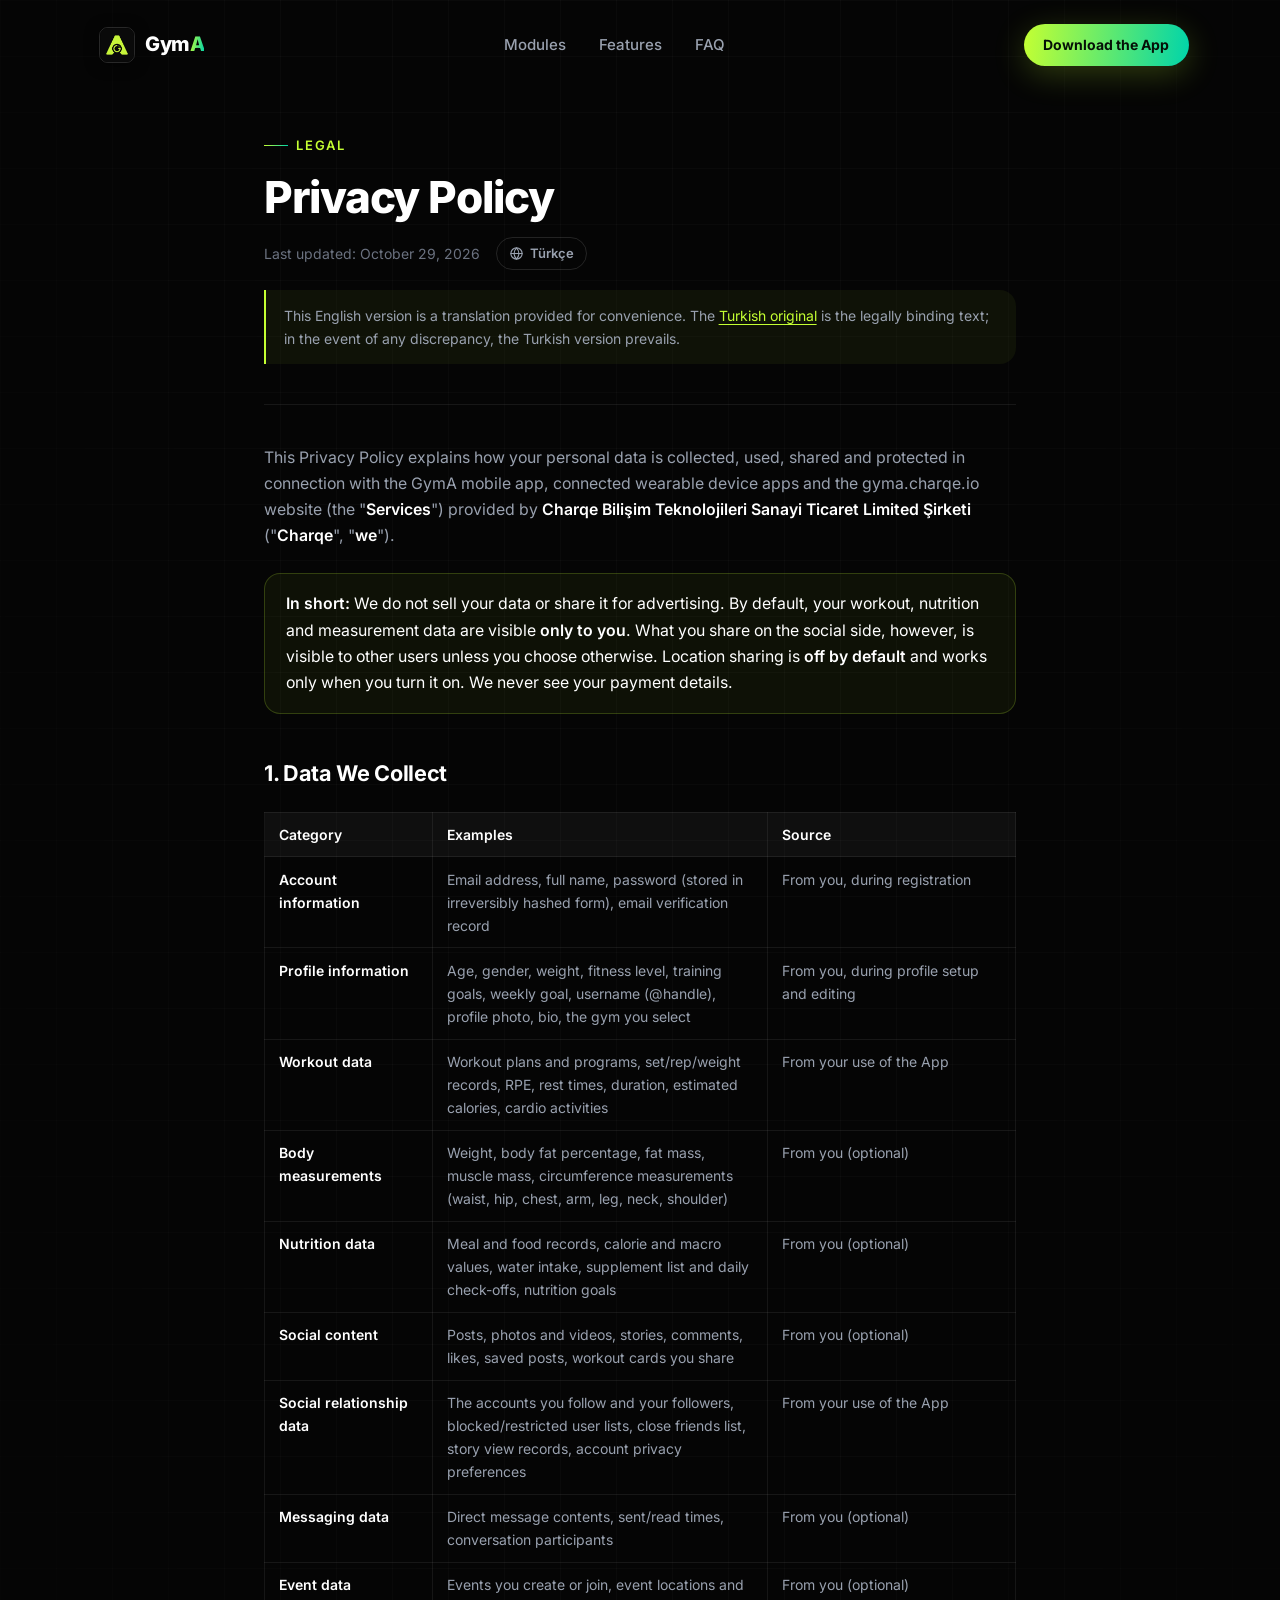
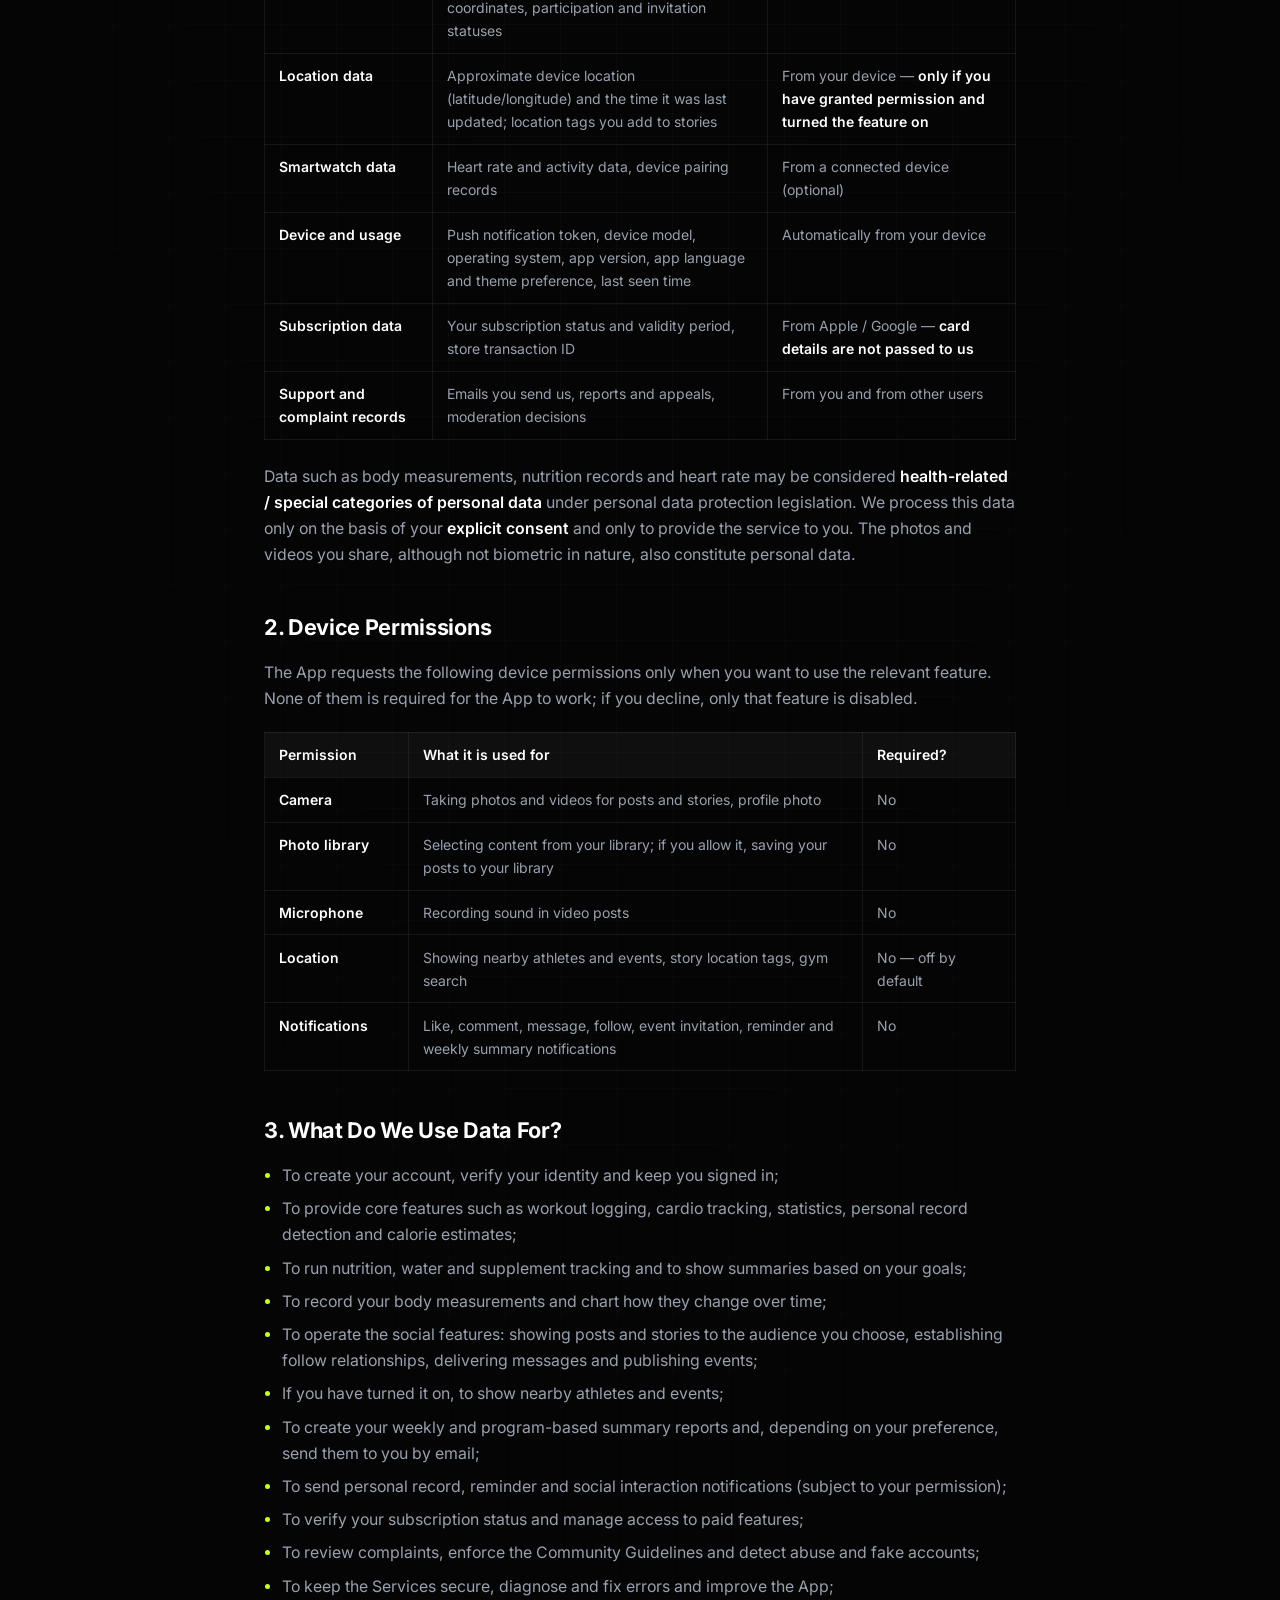
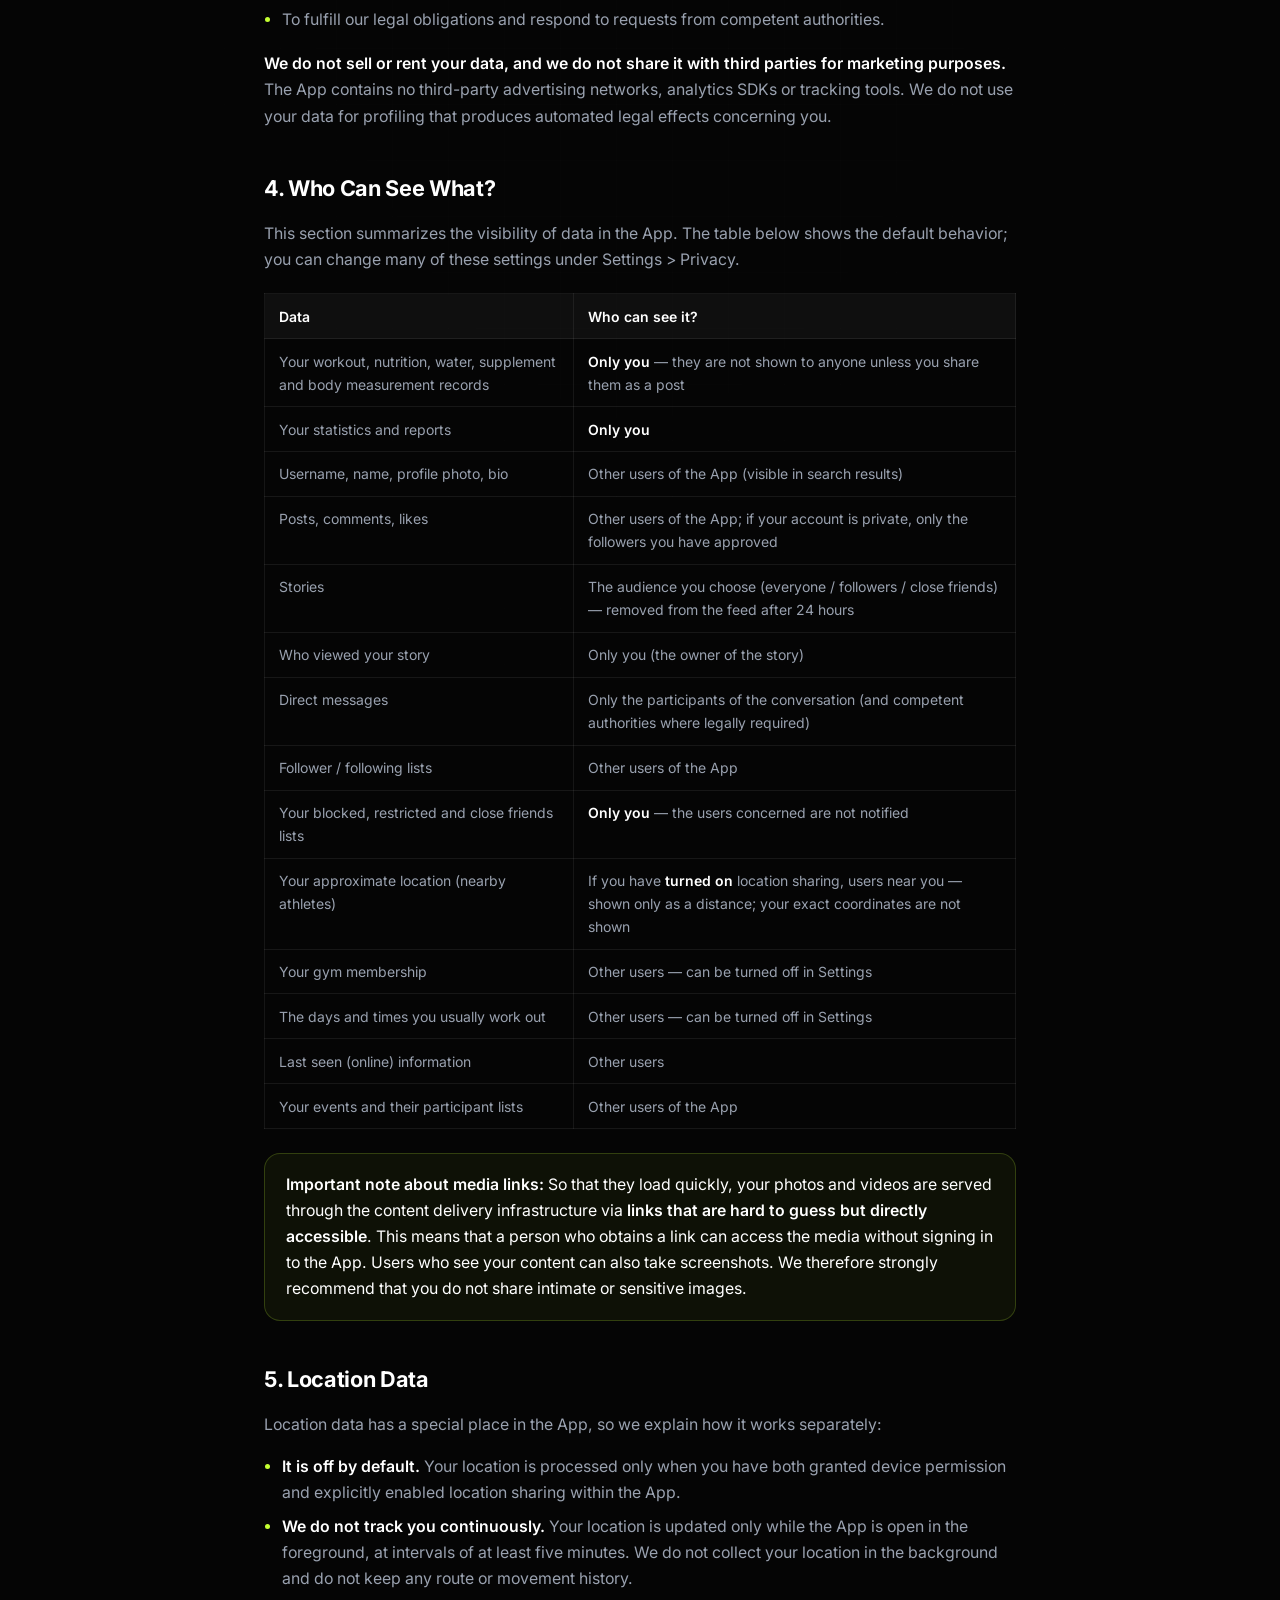
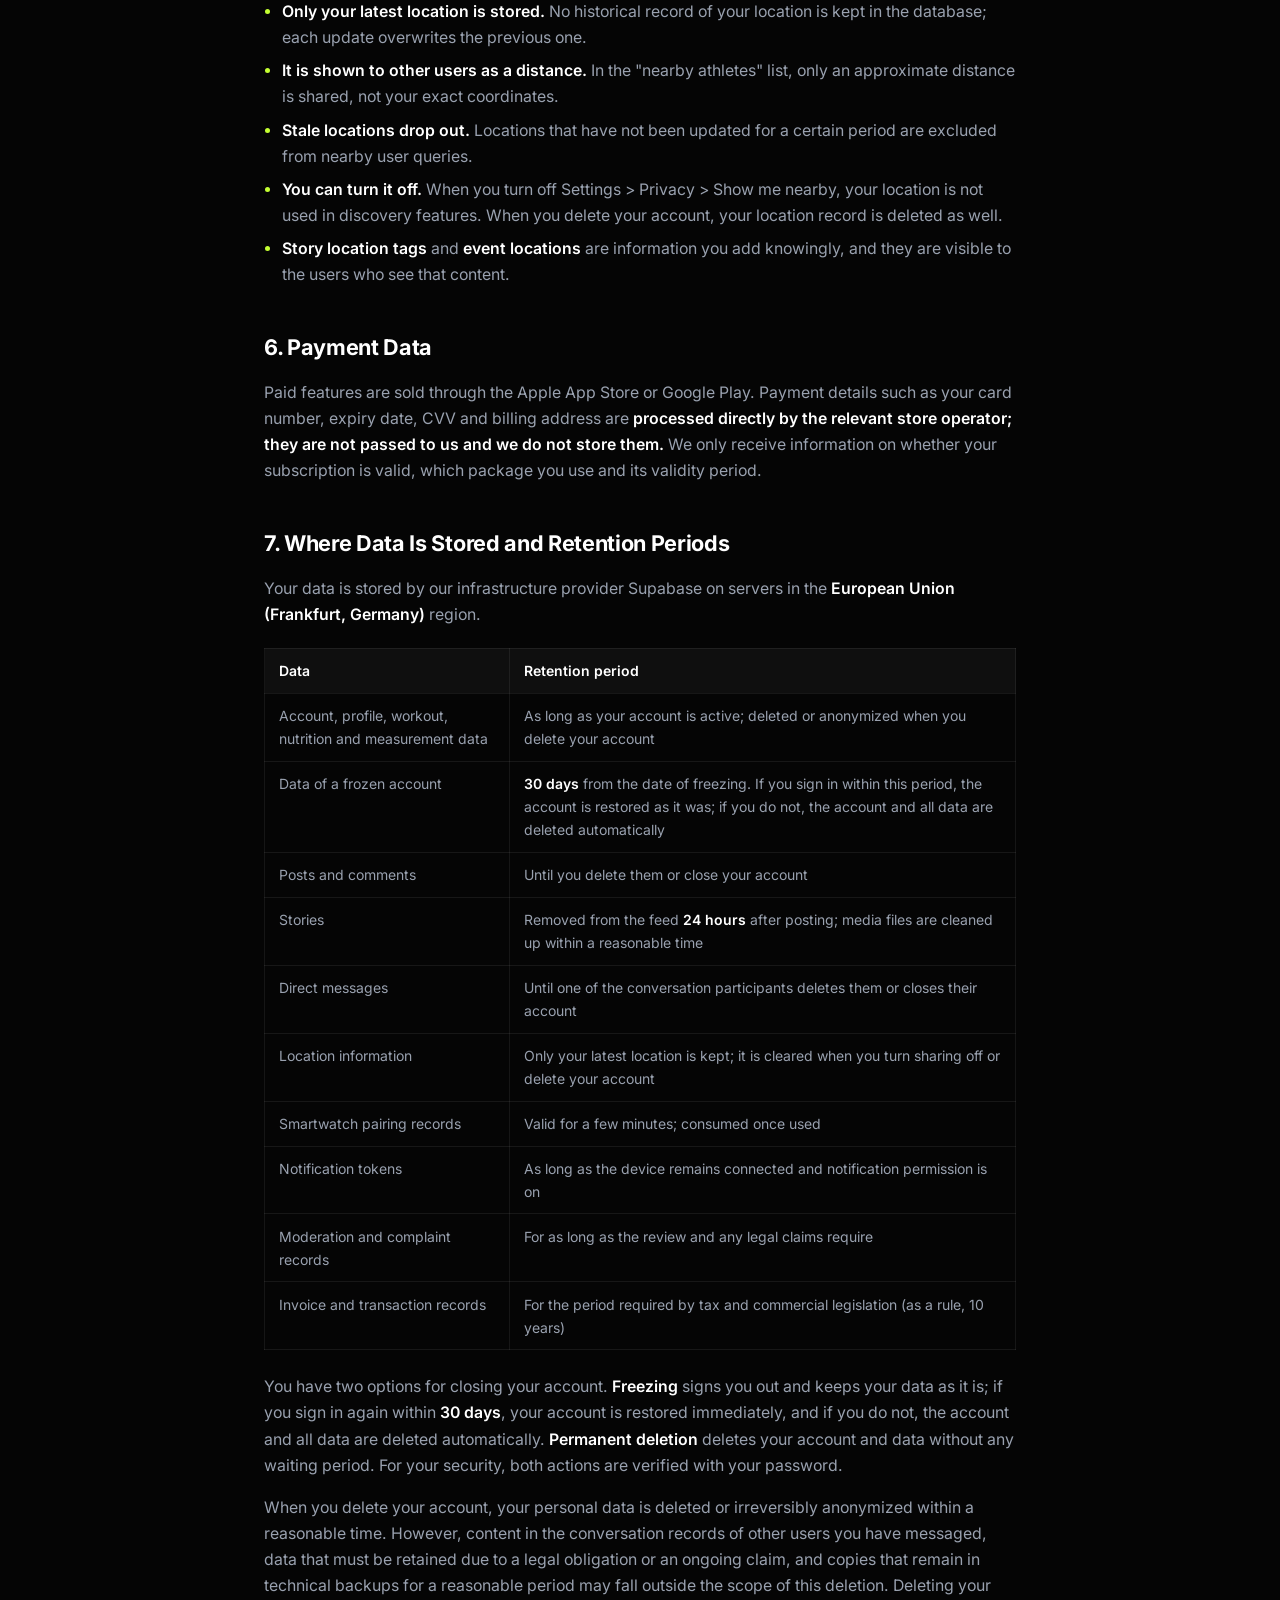
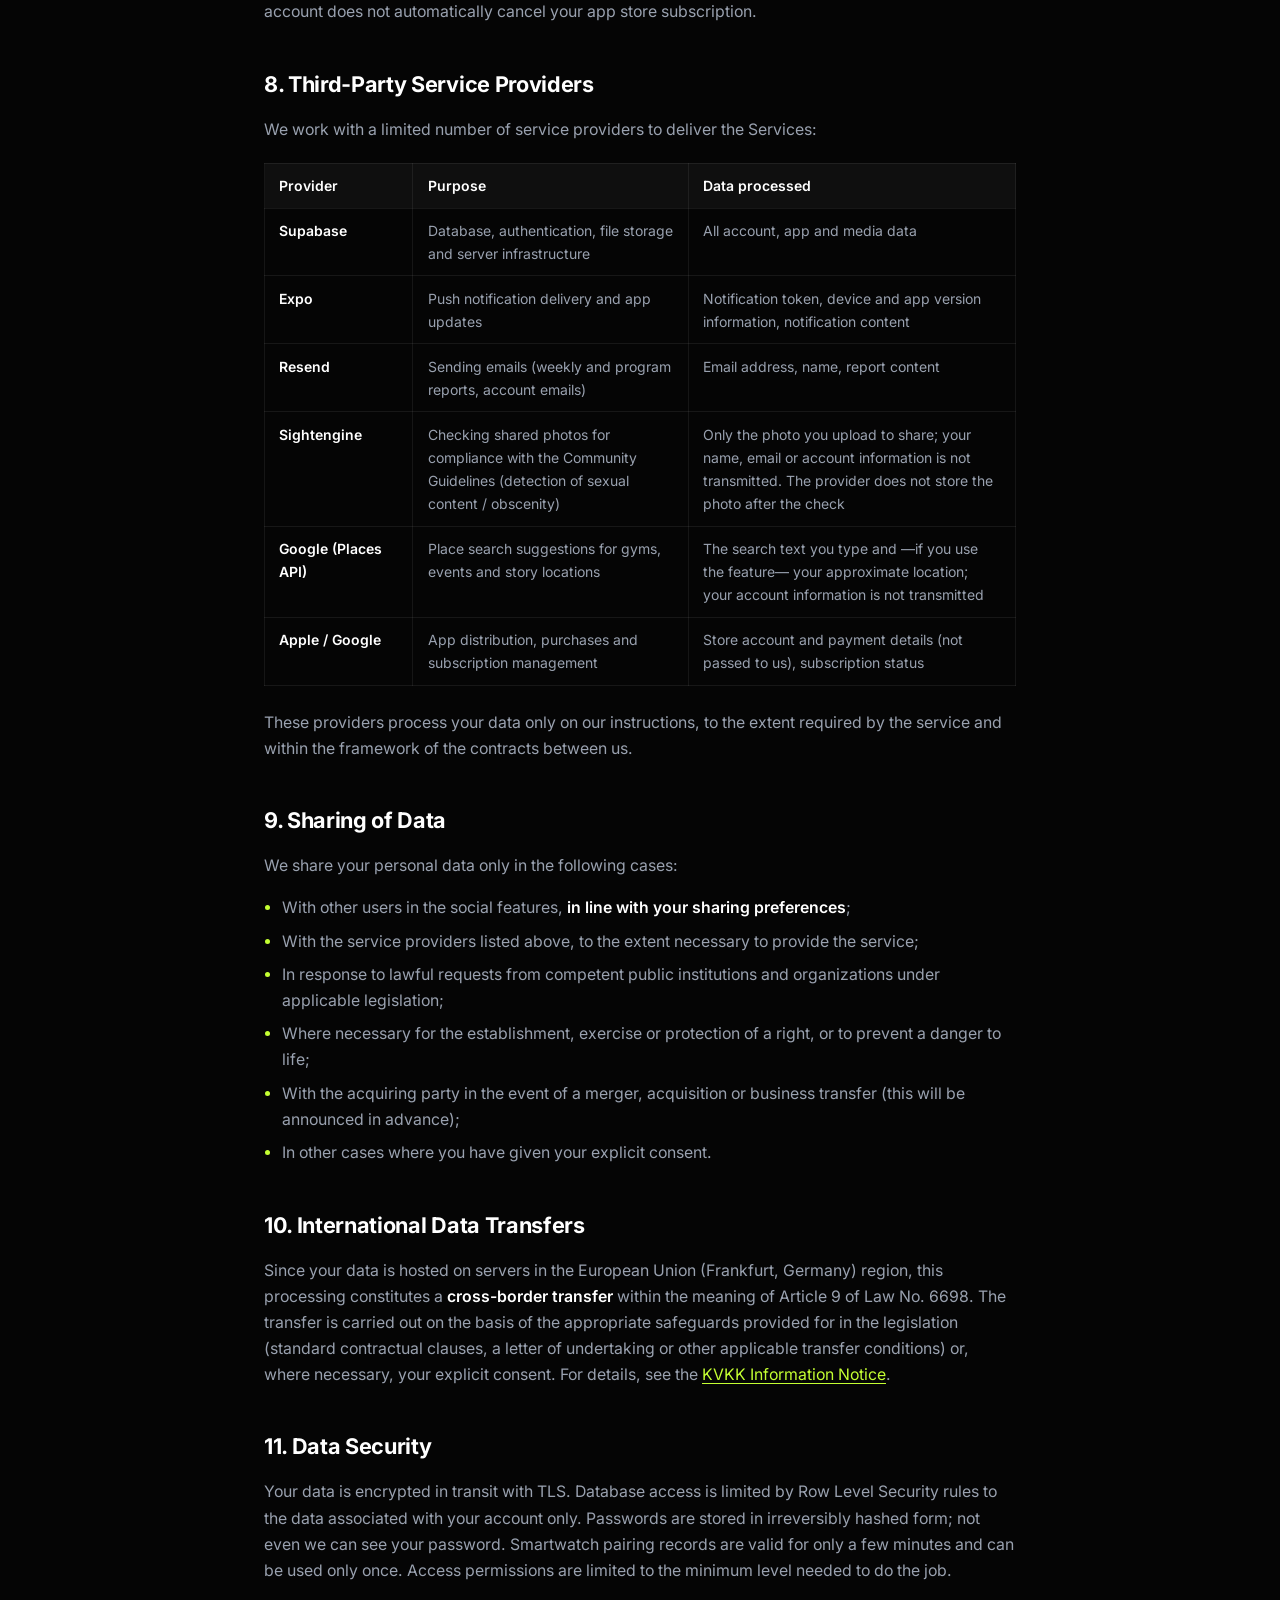
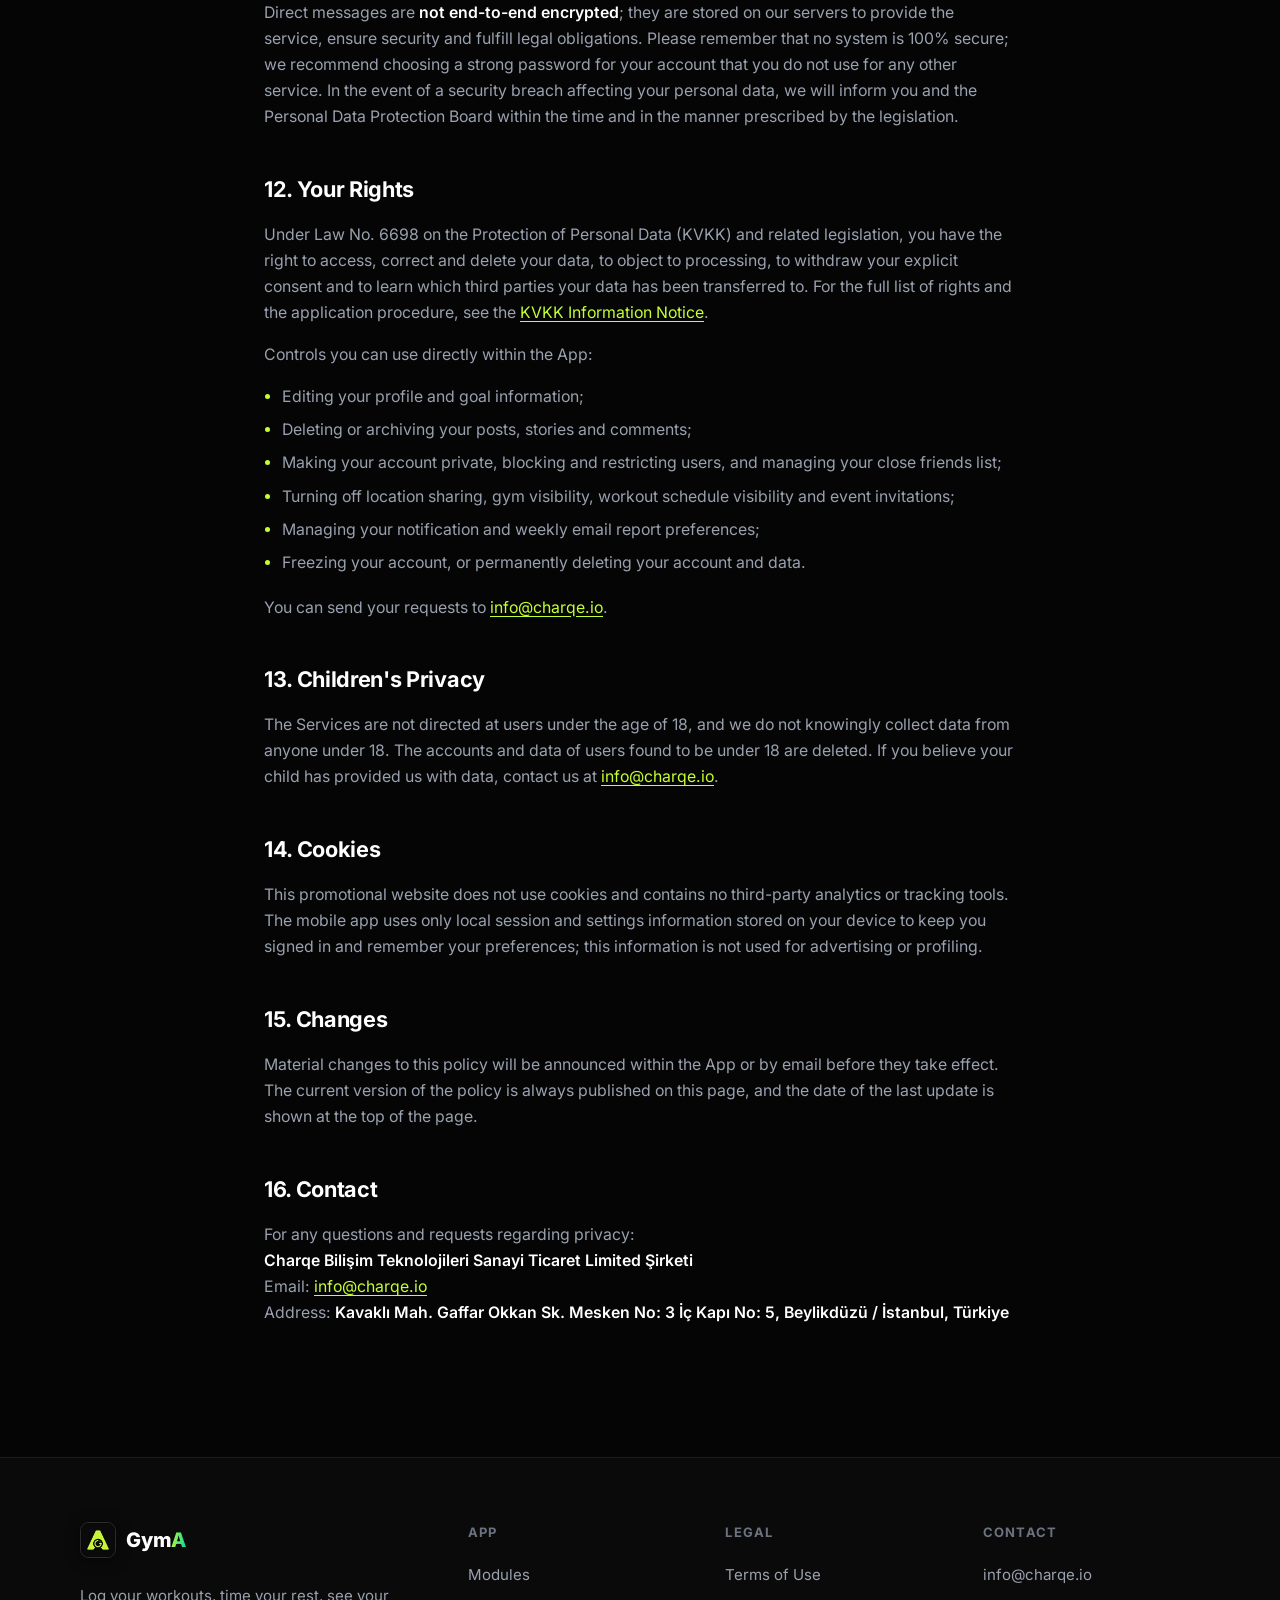
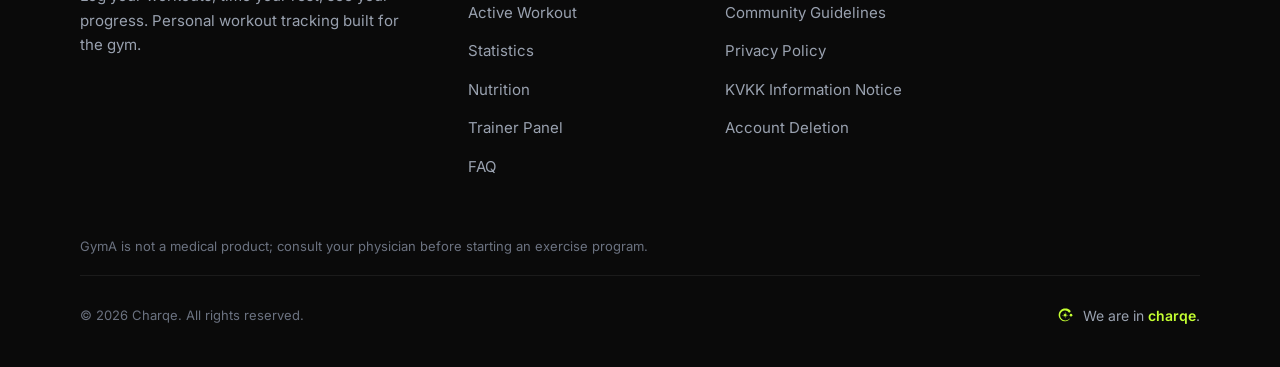
<file: privacy-policy/index.html>
<!DOCTYPE html><html lang="en"> <head><meta charset="utf-8"><meta name="viewport" content="width=device-width, initial-scale=1"><title>Privacy Policy — GymA</title><meta name="description" content="GymA's privacy policy: which personal data we collect and why, who can see it, how we store it and what your rights are."><meta name="theme-color" content="#0A0A0A"><link rel="icon" type="image/png" href="/favicon.png"><link rel="apple-touch-icon" href="/icon.png"><link rel="alternate" hreflang="en" href="https://gyma.charqe.io/privacy-policy"><link rel="alternate" hreflang="tr" href="https://gyma.charqe.io/gizlilik-politikasi"><meta property="og:type" content="website"><meta property="og:title" content="Privacy Policy — GymA"><meta property="og:description" content="GymA's privacy policy: which personal data we collect and why, who can see it, how we store it and what your rights are."><meta property="og:image" content="https://gyma.charqe.io/icon.png"><meta property="og:locale" content="en_US"><meta property="og:locale:alternate" content="tr_TR"><meta name="twitter:card" content="summary"><script>
      // Reveal animasyonlari icin JS kapisi — script calismazsa icerik gorunur kalir.
      document.documentElement.classList.add('js');
      if (window.matchMedia('(prefers-reduced-motion: reduce)').matches) {
        document.documentElement.classList.add('reduced-motion');
      }
    </script><link rel="stylesheet" href="/_astro/account-deletion.ClmFzx1L.css">
<style>.legal[data-astro-cid-dpidqgiz]{position:relative;padding-top:clamp(7.5rem,14vh,10rem);padding-bottom:var(--section-pad)}.legal-container[data-astro-cid-dpidqgiz]{max-width:47rem;position:relative}.legal-header[data-astro-cid-dpidqgiz] h1[data-astro-cid-dpidqgiz]{font-size:clamp(1.9rem,4.5vw,2.75rem);font-weight:800;letter-spacing:-.025em;line-height:1.15;margin-top:1rem}.legal-meta[data-astro-cid-dpidqgiz]{display:flex;flex-wrap:wrap;align-items:center;gap:.6rem 1rem;margin-top:.9rem}.legal-updated[data-astro-cid-dpidqgiz]{color:var(--text-3);font-size:.875rem}.legal-lang[data-astro-cid-dpidqgiz]{display:inline-flex;align-items:center;gap:.4rem;padding:.3rem .75rem;border:1px solid var(--border-strong);border-radius:var(--radius-full);color:var(--text-2);font-size:.8125rem;font-weight:600;transition:color .2s ease,border-color .2s ease}.legal-lang[data-astro-cid-dpidqgiz]:hover{color:var(--accent);border-color:var(--border-accent)}.legal-notice[data-astro-cid-dpidqgiz]{margin-top:1.25rem;padding:.85rem 1.1rem;border-left:2px solid var(--accent);background:var(--accent-subtle-05);border-radius:0 var(--radius-md) var(--radius-md) 0;color:var(--text-2);font-size:.875rem}.legal-notice[data-astro-cid-dpidqgiz] a[data-astro-cid-dpidqgiz]{color:var(--accent);text-decoration:underline;text-underline-offset:3px}.legal-body[data-astro-cid-dpidqgiz]{margin-top:2.5rem;border-top:1px solid var(--border);padding-top:2.5rem}.legal-body[data-astro-cid-dpidqgiz] h2{font-size:1.35rem;font-weight:700;letter-spacing:-.015em;margin-top:2.6rem;margin-bottom:.9rem}.legal-body[data-astro-cid-dpidqgiz] h3{font-size:1.05rem;font-weight:700;margin-top:1.8rem;margin-bottom:.6rem}.legal-body[data-astro-cid-dpidqgiz] p{color:var(--text-2);font-size:.9875rem;margin-bottom:1rem}.legal-body[data-astro-cid-dpidqgiz] ul,.legal-body[data-astro-cid-dpidqgiz] ol{margin:0 0 1.15rem;padding-left:1.1rem;display:flex;flex-direction:column;gap:.45rem}.legal-body[data-astro-cid-dpidqgiz] ul{list-style:disc}.legal-body[data-astro-cid-dpidqgiz] ol{list-style:decimal}.legal-body[data-astro-cid-dpidqgiz] li{color:var(--text-2);font-size:.9875rem}.legal-body[data-astro-cid-dpidqgiz] li::marker{color:var(--accent)}.legal-body[data-astro-cid-dpidqgiz] strong{color:var(--text-1);font-weight:600}.legal-body[data-astro-cid-dpidqgiz] a{color:var(--accent);text-decoration:underline;text-underline-offset:3px}.legal-body[data-astro-cid-dpidqgiz] table{width:100%;border-collapse:collapse;margin:1.25rem 0 1.5rem;font-size:.875rem;display:block;overflow-x:auto}.legal-body[data-astro-cid-dpidqgiz] th{text-align:left;color:var(--text-1);font-weight:600;padding:.65rem .9rem;background:#ffffff0a;border:1px solid var(--border);white-space:nowrap}.legal-body[data-astro-cid-dpidqgiz] td{color:var(--text-2);padding:.65rem .9rem;border:1px solid var(--border);vertical-align:top;min-width:9rem}.legal-body[data-astro-cid-dpidqgiz] .callout{background:var(--accent-subtle-05);border:1px solid var(--border-accent);border-radius:var(--radius-md);padding:1.1rem 1.3rem;margin:1.5rem 0}.legal-body[data-astro-cid-dpidqgiz] .callout p{margin:0;color:var(--text-1)}
</style></head> <body> <header class="nav-wrap" data-astro-cid-4lunwx2e> <nav class="nav container" aria-label="Main navigation" data-astro-cid-4lunwx2e> <a href="/" class="logo" aria-label="GymA home" data-astro-cid-tvrurpns> <img class="logo-mark" src="/logo-icon.png" alt="" width="36" height="36" data-astro-cid-tvrurpns> <span class="logo-text" data-astro-cid-tvrurpns>Gym<span class="grad-text" data-astro-cid-tvrurpns>A</span></span> </a>  <ul class="nav-links" data-astro-cid-4lunwx2e> <li data-astro-cid-4lunwx2e><a href="/#moduller" class="nav-link" data-astro-cid-4lunwx2e>Modules</a></li><li data-astro-cid-4lunwx2e><a href="/#ozellikler" class="nav-link" data-astro-cid-4lunwx2e>Features</a></li><li data-astro-cid-4lunwx2e><a href="/#sss" class="nav-link" data-astro-cid-4lunwx2e>FAQ</a></li> </ul> <div class="nav-actions" data-astro-cid-4lunwx2e> <a href="/#indir" class="btn btn-primary nav-cta" data-astro-cid-4lunwx2e>Download the App</a> <button type="button" class="menu-btn" aria-expanded="false" aria-controls="mobile-menu" aria-label="Open menu" data-label-open="Open menu" data-label-close="Close menu" data-astro-cid-4lunwx2e> <svg class="icon-open" viewBox="0 0 24 24" fill="none" stroke="currentColor" stroke-width="2" stroke-linecap="round" width="22" height="22" aria-hidden="true" data-astro-cid-4lunwx2e> <path d="M4 7h16M4 12h16M4 17h16" data-astro-cid-4lunwx2e></path> </svg> <svg class="icon-close" viewBox="0 0 24 24" fill="none" stroke="currentColor" stroke-width="2" stroke-linecap="round" width="22" height="22" aria-hidden="true" data-astro-cid-4lunwx2e> <path d="M6 6l12 12M18 6L6 18" data-astro-cid-4lunwx2e></path> </svg> </button> </div> </nav> <div class="mobile-menu" id="mobile-menu" hidden data-astro-cid-4lunwx2e> <ul data-astro-cid-4lunwx2e> <li data-astro-cid-4lunwx2e><a href="/#moduller" class="mobile-link" data-astro-cid-4lunwx2e>Modules</a></li><li data-astro-cid-4lunwx2e><a href="/#ozellikler" class="mobile-link" data-astro-cid-4lunwx2e>Features</a></li><li data-astro-cid-4lunwx2e><a href="/#sss" class="mobile-link" data-astro-cid-4lunwx2e>FAQ</a></li> <li data-astro-cid-4lunwx2e><a href="/#indir" class="btn btn-primary mobile-cta" data-astro-cid-4lunwx2e>Download the App</a></li> </ul> </div> </header>  <script type="module">const r=document.querySelector(".nav-wrap"),e=document.querySelector(".menu-btn"),n=document.getElementById("mobile-menu"),l=()=>{r?.classList.toggle("scrolled",window.scrollY>12)};l();window.addEventListener("scroll",l,{passive:!0});const s=e?.dataset.labelOpen??"",o=e?.dataset.labelClose??"",a=()=>{e?.setAttribute("aria-expanded","false"),e?.setAttribute("aria-label",s),n?.setAttribute("hidden","")};e?.addEventListener("click",()=>{e.getAttribute("aria-expanded")==="true"?a():(e.setAttribute("aria-expanded","true"),e.setAttribute("aria-label",o),n?.removeAttribute("hidden"))});n?.querySelectorAll("a").forEach(t=>t.addEventListener("click",a));window.addEventListener("keydown",t=>{t.key==="Escape"&&a()});</script> <main>  <article class="legal" data-astro-cid-dpidqgiz> <div class="bg-grid" aria-hidden="true" data-astro-cid-dpidqgiz></div> <div class="container legal-container" data-astro-cid-dpidqgiz> <header class="legal-header" data-astro-cid-dpidqgiz> <p class="eyebrow" data-astro-cid-dpidqgiz>Legal</p> <h1 data-astro-cid-dpidqgiz>Privacy Policy</h1> <div class="legal-meta" data-astro-cid-dpidqgiz> <p class="legal-updated" data-astro-cid-dpidqgiz>Last updated: October 29, 2026</p> <a class="legal-lang" href="/gizlilik-politikasi" hreflang="tr" lang="tr" aria-label="Bu metni Türkçe okuyun" data-astro-cid-dpidqgiz> <svg viewBox="0 0 24 24" width="15" height="15" fill="none" stroke="currentColor" stroke-width="1.8" stroke-linecap="round" stroke-linejoin="round" aria-hidden="true" data-astro-cid-dpidqgiz> <circle cx="12" cy="12" r="9" data-astro-cid-dpidqgiz></circle> <path d="M3 12h18M12 3c2.5 2.6 3.8 5.6 3.8 9s-1.3 6.4-3.8 9c-2.5-2.6-3.8-5.6-3.8-9S9.5 5.6 12 3z" data-astro-cid-dpidqgiz></path> </svg> Türkçe </a> </div> <p class="legal-notice" data-astro-cid-dpidqgiz>
This English version is a translation provided for convenience. The
<a href="/gizlilik-politikasi" hreflang="tr" data-astro-cid-dpidqgiz>Turkish original</a> is the legally binding text; in
            the event of any discrepancy, the Turkish version prevails.
</p> </header> <div class="legal-body" data-astro-cid-dpidqgiz>  <p>
This Privacy Policy explains how your personal data is collected, used, shared and protected in connection with the GymA mobile app, connected wearable device apps and the gyma.charqe.io website (the "<strong>Services</strong>") provided by <strong>Charqe Bilişim Teknolojileri Sanayi Ticaret Limited Şirketi</strong> ("<strong>Charqe</strong>", "<strong>we</strong>").
</p> <div class="callout"> <p> <strong>In short:</strong> We do not sell your data or share it for advertising. By default, your workout, nutrition and measurement data are visible <strong>only to you</strong>. What you share on the social side, however, is visible to other users unless you choose otherwise. Location sharing is <strong>off by default</strong> and works only when you turn it on. We never see your payment details.
</p> </div> <h2>1. Data We Collect</h2> <table> <thead> <tr> <th>Category</th> <th>Examples</th> <th>Source</th> </tr> </thead> <tbody> <tr> <td><strong>Account information</strong></td> <td>Email address, full name, password (stored in irreversibly hashed form), email verification record</td> <td>From you, during registration</td> </tr> <tr> <td><strong>Profile information</strong></td> <td>Age, gender, weight, fitness level, training goals, weekly goal, username (@handle), profile photo, bio, the gym you select</td> <td>From you, during profile setup and editing</td> </tr> <tr> <td><strong>Workout data</strong></td> <td>Workout plans and programs, set/rep/weight records, RPE, rest times, duration, estimated calories, cardio activities</td> <td>From your use of the App</td> </tr> <tr> <td><strong>Body measurements</strong></td> <td>Weight, body fat percentage, fat mass, muscle mass, circumference measurements (waist, hip, chest, arm, leg, neck, shoulder)</td> <td>From you (optional)</td> </tr> <tr> <td><strong>Nutrition data</strong></td> <td>Meal and food records, calorie and macro values, water intake, supplement list and daily check-offs, nutrition goals</td> <td>From you (optional)</td> </tr> <tr> <td><strong>Social content</strong></td> <td>Posts, photos and videos, stories, comments, likes, saved posts, workout cards you share</td> <td>From you (optional)</td> </tr> <tr> <td><strong>Social relationship data</strong></td> <td>The accounts you follow and your followers, blocked/restricted user lists, close friends list, story view records, account privacy preferences</td> <td>From your use of the App</td> </tr> <tr> <td><strong>Messaging data</strong></td> <td>Direct message contents, sent/read times, conversation participants</td> <td>From you (optional)</td> </tr> <tr> <td><strong>Event data</strong></td> <td>Events you create or join, event locations and coordinates, participation and invitation statuses</td> <td>From you (optional)</td> </tr> <tr> <td><strong>Location data</strong></td> <td>Approximate device location (latitude/longitude) and the time it was last updated; location tags you add to stories</td> <td>From your device — <strong>only if you have granted permission and turned the feature on</strong></td> </tr> <tr> <td><strong>Smartwatch data</strong></td> <td>Heart rate and activity data, device pairing records</td> <td>From a connected device (optional)</td> </tr> <tr> <td><strong>Device and usage</strong></td> <td>Push notification token, device model, operating system, app version, app language and theme preference, last seen time</td> <td>Automatically from your device</td> </tr> <tr> <td><strong>Subscription data</strong></td> <td>Your subscription status and validity period, store transaction ID</td> <td>From Apple / Google — <strong>card details are not passed to us</strong></td> </tr> <tr> <td><strong>Support and complaint records</strong></td> <td>Emails you send us, reports and appeals, moderation decisions</td> <td>From you and from other users</td> </tr> </tbody> </table> <p>
Data such as body measurements, nutrition records and heart rate may be considered <strong>health-related / special categories of personal data</strong> under personal data protection legislation. We process this data only on the basis of your <strong>explicit consent</strong> and only to provide the service to you. The photos and videos you share, although not biometric in nature, also constitute personal data.
</p> <h2>2. Device Permissions</h2> <p>
The App requests the following device permissions only when you want to use the relevant feature. None of them is required for the App to work; if you decline, only that feature is disabled.
</p> <table> <thead> <tr> <th>Permission</th> <th>What it is used for</th> <th>Required?</th> </tr> </thead> <tbody> <tr> <td><strong>Camera</strong></td> <td>Taking photos and videos for posts and stories, profile photo</td> <td>No</td> </tr> <tr> <td><strong>Photo library</strong></td> <td>Selecting content from your library; if you allow it, saving your posts to your library</td> <td>No</td> </tr> <tr> <td><strong>Microphone</strong></td> <td>Recording sound in video posts</td> <td>No</td> </tr> <tr> <td><strong>Location</strong></td> <td>Showing nearby athletes and events, story location tags, gym search</td> <td>No — off by default</td> </tr> <tr> <td><strong>Notifications</strong></td> <td>Like, comment, message, follow, event invitation, reminder and weekly summary notifications</td> <td>No</td> </tr> </tbody> </table> <h2>3. What Do We Use Data For?</h2> <ul> <li>To create your account, verify your identity and keep you signed in;</li> <li>To provide core features such as workout logging, cardio tracking, statistics, personal record detection and calorie estimates;</li> <li>To run nutrition, water and supplement tracking and to show summaries based on your goals;</li> <li>To record your body measurements and chart how they change over time;</li> <li>To operate the social features: showing posts and stories to the audience you choose, establishing follow relationships, delivering messages and publishing events;</li> <li>If you have turned it on, to show nearby athletes and events;</li> <li>To create your weekly and program-based summary reports and, depending on your preference, send them to you by email;</li> <li>To send personal record, reminder and social interaction notifications (subject to your permission);</li> <li>To verify your subscription status and manage access to paid features;</li> <li>To review complaints, enforce the Community Guidelines and detect abuse and fake accounts;</li> <li>To keep the Services secure, diagnose and fix errors and improve the App;</li> <li>To fulfill our legal obligations and respond to requests from competent authorities.</li> </ul> <p> <strong>We do not sell or rent your data, and we do not share it with third parties for marketing purposes.</strong> The App contains no third-party advertising networks, analytics SDKs or tracking tools. We do not use your data for profiling that produces automated legal effects concerning you.
</p> <h2>4. Who Can See What?</h2> <p>
This section summarizes the visibility of data in the App. The table below shows the default behavior; you can change many of these settings under Settings &gt; Privacy.
</p> <table> <thead> <tr> <th>Data</th> <th>Who can see it?</th> </tr> </thead> <tbody> <tr> <td>Your workout, nutrition, water, supplement and body measurement records</td> <td><strong>Only you</strong> — they are not shown to anyone unless you share them as a post</td> </tr> <tr> <td>Your statistics and reports</td> <td><strong>Only you</strong></td> </tr> <tr> <td>Username, name, profile photo, bio</td> <td>Other users of the App (visible in search results)</td> </tr> <tr> <td>Posts, comments, likes</td> <td>Other users of the App; if your account is private, only the followers you have approved</td> </tr> <tr> <td>Stories</td> <td>The audience you choose (everyone / followers / close friends) — removed from the feed after 24 hours</td> </tr> <tr> <td>Who viewed your story</td> <td>Only you (the owner of the story)</td> </tr> <tr> <td>Direct messages</td> <td>Only the participants of the conversation (and competent authorities where legally required)</td> </tr> <tr> <td>Follower / following lists</td> <td>Other users of the App</td> </tr> <tr> <td>Your blocked, restricted and close friends lists</td> <td><strong>Only you</strong> — the users concerned are not notified</td> </tr> <tr> <td>Your approximate location (nearby athletes)</td> <td>If you have <strong>turned on</strong> location sharing, users near you — shown only as a distance; your exact coordinates are not shown</td> </tr> <tr> <td>Your gym membership</td> <td>Other users — can be turned off in Settings</td> </tr> <tr> <td>The days and times you usually work out</td> <td>Other users — can be turned off in Settings</td> </tr> <tr> <td>Last seen (online) information</td> <td>Other users</td> </tr> <tr> <td>Your events and their participant lists</td> <td>Other users of the App</td> </tr> </tbody> </table> <div class="callout"> <p> <strong>Important note about media links:</strong> So that they load quickly, your photos and videos are served through the content delivery infrastructure via <strong>links that are hard to guess but directly accessible</strong>. This means that a person who obtains a link can access the media without signing in to the App. Users who see your content can also take screenshots. We therefore strongly recommend that you do not share intimate or sensitive images.
</p> </div> <h2>5. Location Data</h2> <p>
Location data has a special place in the App, so we explain how it works separately:
</p> <ul> <li><strong>It is off by default.</strong> Your location is processed only when you have both granted device permission and explicitly enabled location sharing within the App.</li> <li><strong>We do not track you continuously.</strong> Your location is updated only while the App is open in the foreground, at intervals of at least five minutes. We do not collect your location in the background and do not keep any route or movement history.</li> <li><strong>Only your latest location is stored.</strong> No historical record of your location is kept in the database; each update overwrites the previous one.</li> <li><strong>It is shown to other users as a distance.</strong> In the "nearby athletes" list, only an approximate distance is shared, not your exact coordinates.</li> <li><strong>Stale locations drop out.</strong> Locations that have not been updated for a certain period are excluded from nearby user queries.</li> <li><strong>You can turn it off.</strong> When you turn off Settings &gt; Privacy &gt; Show me nearby, your location is not used in discovery features. When you delete your account, your location record is deleted as well.</li> <li><strong>Story location tags</strong> and <strong>event locations</strong> are information you add knowingly, and they are visible to the users who see that content.</li> </ul> <h2>6. Payment Data</h2> <p>
Paid features are sold through the Apple App Store or Google Play. Payment details such as your card number, expiry date, CVV and billing address are <strong>processed directly by the relevant store operator; they are not passed to us and we do not store them.</strong> We only receive information on whether your subscription is valid, which package you use and its validity period.
</p> <h2>7. Where Data Is Stored and Retention Periods</h2> <p>
Your data is stored by our infrastructure provider Supabase on servers in the <strong>European Union (Frankfurt, Germany)</strong> region.
</p> <table> <thead> <tr> <th>Data</th> <th>Retention period</th> </tr> </thead> <tbody> <tr> <td>Account, profile, workout, nutrition and measurement data</td> <td>As long as your account is active; deleted or anonymized when you delete your account</td> </tr> <tr> <td>Data of a frozen account</td> <td><strong>30 days</strong> from the date of freezing. If you sign in within this period, the account is restored as it was; if you do not, the account and all data are deleted automatically</td> </tr> <tr> <td>Posts and comments</td> <td>Until you delete them or close your account</td> </tr> <tr> <td>Stories</td> <td>Removed from the feed <strong>24 hours</strong> after posting; media files are cleaned up within a reasonable time</td> </tr> <tr> <td>Direct messages</td> <td>Until one of the conversation participants deletes them or closes their account</td> </tr> <tr> <td>Location information</td> <td>Only your latest location is kept; it is cleared when you turn sharing off or delete your account</td> </tr> <tr> <td>Smartwatch pairing records</td> <td>Valid for a few minutes; consumed once used</td> </tr> <tr> <td>Notification tokens</td> <td>As long as the device remains connected and notification permission is on</td> </tr> <tr> <td>Moderation and complaint records</td> <td>For as long as the review and any legal claims require</td> </tr> <tr> <td>Invoice and transaction records</td> <td>For the period required by tax and commercial legislation (as a rule, 10 years)</td> </tr> </tbody> </table> <p>
You have two options for closing your account. <strong>Freezing</strong> signs you out and keeps your data as it is; if you sign in again within <strong>30 days</strong>, your account is restored immediately, and if you do not, the account and all data are deleted automatically. <strong>Permanent deletion</strong> deletes your account and data without any waiting period. For your security, both actions are verified with your password.
</p> <p>
When you delete your account, your personal data is deleted or irreversibly anonymized within a reasonable time. However, content in the conversation records of other users you have messaged, data that must be retained due to a legal obligation or an ongoing claim, and copies that remain in technical backups for a reasonable period may fall outside the scope of this deletion. Deleting your account does not automatically cancel your app store subscription.
</p> <h2>8. Third-Party Service Providers</h2> <p>
We work with a limited number of service providers to deliver the Services:
</p> <table> <thead> <tr> <th>Provider</th> <th>Purpose</th> <th>Data processed</th> </tr> </thead> <tbody> <tr> <td><strong>Supabase</strong></td> <td>Database, authentication, file storage and server infrastructure</td> <td>All account, app and media data</td> </tr> <tr> <td><strong>Expo</strong></td> <td>Push notification delivery and app updates</td> <td>Notification token, device and app version information, notification content</td> </tr> <tr> <td><strong>Resend</strong></td> <td>Sending emails (weekly and program reports, account emails)</td> <td>Email address, name, report content</td> </tr> <tr> <td><strong>Sightengine</strong></td> <td>Checking shared photos for compliance with the Community Guidelines (detection of sexual content / obscenity)</td> <td>Only the photo you upload to share; your name, email or account information is not transmitted. The provider does not store the photo after the check</td> </tr> <tr> <td><strong>Google (Places API)</strong></td> <td>Place search suggestions for gyms, events and story locations</td> <td>The search text you type and —if you use the feature— your approximate location; your account information is not transmitted</td> </tr> <tr> <td><strong>Apple / Google</strong></td> <td>App distribution, purchases and subscription management</td> <td>Store account and payment details (not passed to us), subscription status</td> </tr> </tbody> </table> <p>
These providers process your data only on our instructions, to the extent required by the service and within the framework of the contracts between us.
</p> <h2>9. Sharing of Data</h2> <p>
We share your personal data only in the following cases:
</p> <ul> <li>With other users in the social features, <strong>in line with your sharing preferences</strong>;</li> <li>With the service providers listed above, to the extent necessary to provide the service;</li> <li>In response to lawful requests from competent public institutions and organizations under applicable legislation;</li> <li>Where necessary for the establishment, exercise or protection of a right, or to prevent a danger to life;</li> <li>With the acquiring party in the event of a merger, acquisition or business transfer (this will be announced in advance);</li> <li>In other cases where you have given your explicit consent.</li> </ul> <h2>10. International Data Transfers</h2> <p>
Since your data is hosted on servers in the European Union (Frankfurt, Germany) region, this processing constitutes a <strong>cross-border transfer</strong> within the meaning of Article 9 of Law No. 6698. The transfer is carried out on the basis of the appropriate safeguards provided for in the legislation (standard contractual clauses, a letter of undertaking or other applicable transfer conditions) or, where necessary, your explicit consent. For details, see the <a href="/kvkk-information-notice">KVKK Information Notice</a>.
</p> <h2>11. Data Security</h2> <p>
Your data is encrypted in transit with TLS. Database access is limited by Row Level Security rules to the data associated with your account only. Passwords are stored in irreversibly hashed form; not even we can see your password. Smartwatch pairing records are valid for only a few minutes and can be used only once. Access permissions are limited to the minimum level needed to do the job.
</p> <p>
Direct messages are <strong>not end-to-end encrypted</strong>; they are stored on our servers to provide the service, ensure security and fulfill legal obligations. Please remember that no system is 100% secure; we recommend choosing a strong password for your account that you do not use for any other service. In the event of a security breach affecting your personal data, we will inform you and the Personal Data Protection Board within the time and in the manner prescribed by the legislation.
</p> <h2>12. Your Rights</h2> <p>
Under Law No. 6698 on the Protection of Personal Data (KVKK) and related legislation, you have the right to access, correct and delete your data, to object to processing, to withdraw your explicit consent and to learn which third parties your data has been transferred to. For the full list of rights and the application procedure, see the <a href="/kvkk-information-notice">KVKK Information Notice</a>.
</p> <p>
Controls you can use directly within the App:
</p> <ul> <li>Editing your profile and goal information;</li> <li>Deleting or archiving your posts, stories and comments;</li> <li>Making your account private, blocking and restricting users, and managing your close friends list;</li> <li>Turning off location sharing, gym visibility, workout schedule visibility and event invitations;</li> <li>Managing your notification and weekly email report preferences;</li> <li>Freezing your account, or permanently deleting your account and data.</li> </ul> <p>
You can send your requests to <a href="mailto:info@charqe.io">info@charqe.io</a>.
</p> <h2>13. Children's Privacy</h2> <p>
The Services are not directed at users under the age of 18, and we do not knowingly collect data from anyone under 18. The accounts and data of users found to be under 18 are deleted. If you believe your child has provided us with data, contact us at <a href="mailto:info@charqe.io">info@charqe.io</a>.
</p> <h2>14. Cookies</h2> <p>
This promotional website does not use cookies and contains no third-party analytics or tracking tools. The mobile app uses only local session and settings information stored on your device to keep you signed in and remember your preferences; this information is not used for advertising or profiling.
</p> <h2>15. Changes</h2> <p>
Material changes to this policy will be announced within the App or by email before they take effect. The current version of the policy is always published on this page, and the date of the last update is shown at the top of the page.
</p> <h2>16. Contact</h2> <p>
For any questions and requests regarding privacy:<br> <strong>Charqe Bilişim Teknolojileri Sanayi Ticaret Limited Şirketi</strong><br>
Email: <a href="mailto:info@charqe.io">info@charqe.io</a><br>
Address: <strong>Kavaklı Mah. Gaffar Okkan Sk. Mesken No: 3 İç Kapı No: 5, Beylikdüzü / İstanbul, Türkiye</strong> </p>  </div> </div> </article>  </main> <footer class="footer" data-astro-cid-gcn2mc3v> <div class="container" data-astro-cid-gcn2mc3v> <div class="footer-grid" data-astro-cid-gcn2mc3v> <div class="footer-brand" data-astro-cid-gcn2mc3v> <a href="/" class="logo" aria-label="GymA home" data-astro-cid-tvrurpns> <img class="logo-mark" src="/logo-icon.png" alt="" width="36" height="36" data-astro-cid-tvrurpns> <span class="logo-text" data-astro-cid-tvrurpns>Gym<span class="grad-text" data-astro-cid-tvrurpns>A</span></span> </a>  <p class="footer-tagline" data-astro-cid-gcn2mc3v> Log your workouts, time your rest, see your progress. Personal workout tracking built for the gym. </p> </div> <nav class="footer-col" aria-label="App links" data-astro-cid-gcn2mc3v> <h3 data-astro-cid-gcn2mc3v>App</h3> <ul data-astro-cid-gcn2mc3v> <li data-astro-cid-gcn2mc3v><a href="/#moduller" data-astro-cid-gcn2mc3v>Modules</a></li><li data-astro-cid-gcn2mc3v><a href="/#antrenman" data-astro-cid-gcn2mc3v>Active Workout</a></li><li data-astro-cid-gcn2mc3v><a href="/#istatistik" data-astro-cid-gcn2mc3v>Statistics</a></li><li data-astro-cid-gcn2mc3v><a href="/#beslenme" data-astro-cid-gcn2mc3v>Nutrition</a></li><li data-astro-cid-gcn2mc3v><a href="/#pt" data-astro-cid-gcn2mc3v>Trainer Panel</a></li><li data-astro-cid-gcn2mc3v><a href="/#sss" data-astro-cid-gcn2mc3v>FAQ</a></li> </ul> </nav> <nav class="footer-col" aria-label="Legal links" data-astro-cid-gcn2mc3v> <h3 data-astro-cid-gcn2mc3v>Legal</h3> <ul data-astro-cid-gcn2mc3v> <li data-astro-cid-gcn2mc3v><a href="/terms-of-use" data-astro-cid-gcn2mc3v>Terms of Use</a></li><li data-astro-cid-gcn2mc3v><a href="/community-guidelines" data-astro-cid-gcn2mc3v>Community Guidelines</a></li><li data-astro-cid-gcn2mc3v><a href="/privacy-policy" data-astro-cid-gcn2mc3v>Privacy Policy</a></li><li data-astro-cid-gcn2mc3v><a href="/kvkk-information-notice" data-astro-cid-gcn2mc3v>KVKK Information Notice</a></li><li data-astro-cid-gcn2mc3v><a href="/account-deletion" data-astro-cid-gcn2mc3v>Account Deletion</a></li> </ul> </nav> <div class="footer-col" data-astro-cid-gcn2mc3v> <h3 data-astro-cid-gcn2mc3v>Contact</h3> <ul data-astro-cid-gcn2mc3v> <li data-astro-cid-gcn2mc3v> <a href="mailto:info@charqe.io" data-astro-cid-gcn2mc3v>info@charqe.io</a> </li> </ul> </div> </div> <p class="footer-disclaimer" data-astro-cid-gcn2mc3v> GymA is not a medical product; consult your physician before starting an exercise program. </p> <div class="footer-bottom" data-astro-cid-gcn2mc3v> <p data-astro-cid-gcn2mc3v>© 2026 Charqe. All rights reserved.</p> <p class="footer-charqe" data-astro-cid-gcn2mc3v> <svg class="footer-charqe-mark" viewBox="0 0 64 64" aria-hidden="true" data-astro-cid-gcn2mc3v> <path d="M46.33 44.02L45.75 44.77L45.12 45.49L44.45 46.17L43.75 46.81L43.01 47.42L42.24 48L41.44 48.53L40.61 49.02L39.76 49.47L38.88 49.88L37.98 50.24L37.06 50.55L36.12 50.82L35.17 51.04L34.21 51.21L33.24 51.34L32.26 51.41L31.28 51.43L30.29 51.41L29.31 51.33L28.33 51.2L27.36 51.03L26.39 50.8L25.44 50.53L24.5 50.2L23.57 49.83L22.67 49.41L21.78 48.95L20.92 48.44L20.09 47.88L19.28 47.28L18.5 46.65L17.75 45.97L17.04 45.25L16.37 44.5L15.73 43.71L15.13 42.89L14.58 42.04L14.06 41.16L13.6 40.26L13.17 39.33L12.8 38.38L12.47 37.41L12.19 36.42L11.96 35.42L11.78 34.41L11.66 33.39L11.58 32.36L11.56 31.32L11.59 30.29L11.67 29.26L11.81 28.23L12 27.21L12.23 26.19L12.53 25.19L12.87 24.2L13.26 23.24L13.7 22.29L14.19 21.36L14.72 20.46L15.3 19.58L15.93 18.73L16.6 17.92L17.31 17.14L18.06 16.39L18.85 15.69L19.67 15.02L20.53 14.39L21.42 13.81L22.34 13.28L23.29 12.79L24.26 12.34L25.25 11.95L26.26 11.61L27.3 11.31L28.34 11.08L29.4 10.89L30.47 10.76L31.54 10.68L32.62 10.65L33.7 10.68L34.78 10.77L35.85 10.91L36.92 11.1L37.98 11.35L39.02 11.65L40.05 12.01L41.06 12.42L42.05 12.87L43.02 13.38L43.96 13.94L44.88 14.55L45.76 15.2L46.61 15.89L47.42 16.63L48.2 17.41A3.8 3.8 0 0 1 42.55 22.5L42.08 21.96L41.58 21.44L41.05 20.95L40.5 20.48L39.92 20.05L39.32 19.64L38.7 19.26L38.06 18.91L37.4 18.6L36.72 18.32L36.03 18.07L35.33 17.85L34.62 17.68L33.89 17.53L33.16 17.43L32.43 17.36L31.69 17.33L30.94 17.34L30.2 17.38L29.46 17.46L28.72 17.58L27.99 17.74L27.26 17.93L26.55 18.16L25.85 18.43L25.15 18.73L24.48 19.07L23.82 19.44L23.18 19.85L22.56 20.29L21.96 20.76L21.38 21.26L20.83 21.79L20.31 22.35L19.81 22.93L19.34 23.54L18.91 24.18L18.5 24.84L18.13 25.51L17.79 26.21L17.49 26.93L17.23 27.66L17 28.4L16.8 29.16L16.65 29.93L16.53 30.7L16.46 31.49L16.42 32.27L16.43 33.06L16.47 33.85L16.55 34.64L16.67 35.42L16.84 36.2L17.04 36.97L17.28 37.73L17.56 38.48L17.88 39.21L18.23 39.93L18.63 40.64L19.05 41.32L19.52 41.98L20.01 42.62L20.54 43.24L21.1 43.82L21.69 44.39L22.31 44.92L22.96 45.42L23.63 45.88L24.33 46.32L25.05 46.72L25.79 47.08L26.54 47.41L27.32 47.7L28.11 47.95L28.91 48.16L29.73 48.33L30.55 48.45L31.39 48.54L32.22 48.59L33.06 48.59L33.9 48.55L34.74 48.47L35.58 48.35L36.41 48.18L37.23 47.97L38.05 47.72L38.85 47.43L39.64 47.1L40.41 46.73L41.17 46.32L41.91 45.88L42.62 45.39L43.31 44.87L43.98 44.32L44.63 43.73L45.25 43.12A0.7 0.7 0 0 1 46.33 44.02Z" data-astro-cid-gcn2mc3v></path> <circle cx="50.5" cy="32" r="4.2" data-astro-cid-gcn2mc3v></circle> <path d="M32 20.4L33.22 29.04L36.81 27.19L34.96 30.78L43.6 32L34.96 33.22L36.81 36.81L33.22 34.96L32 43.6L30.78 34.96L27.19 36.81L29.04 33.22L20.4 32L29.04 30.78L27.19 27.19L30.78 29.04L32 20.4Z" data-astro-cid-gcn2mc3v></path> </svg> <span data-astro-cid-gcn2mc3v>We are in <a href="https://charqe.io" target="_blank" rel="noopener" data-astro-cid-gcn2mc3v>charqe</a>.</span> </p> </div> </div> </footer>  </body></html>
</file>
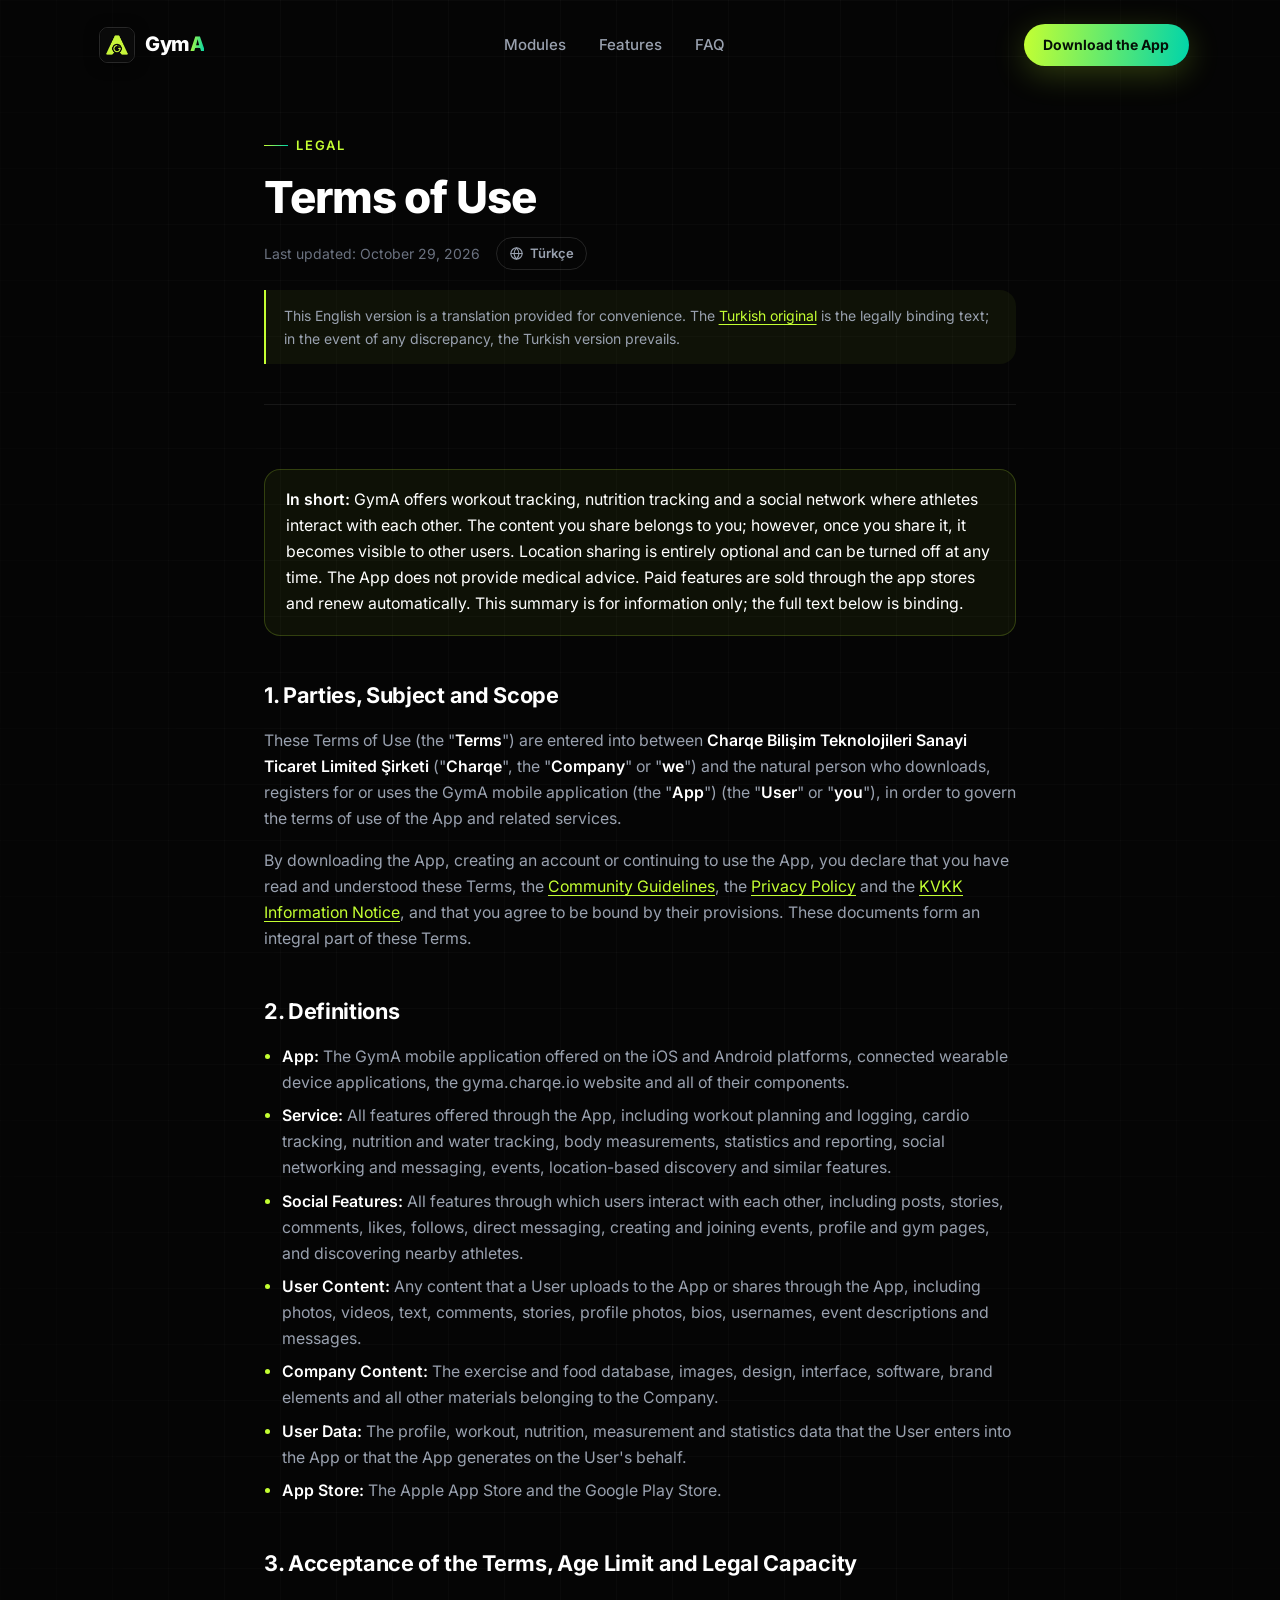
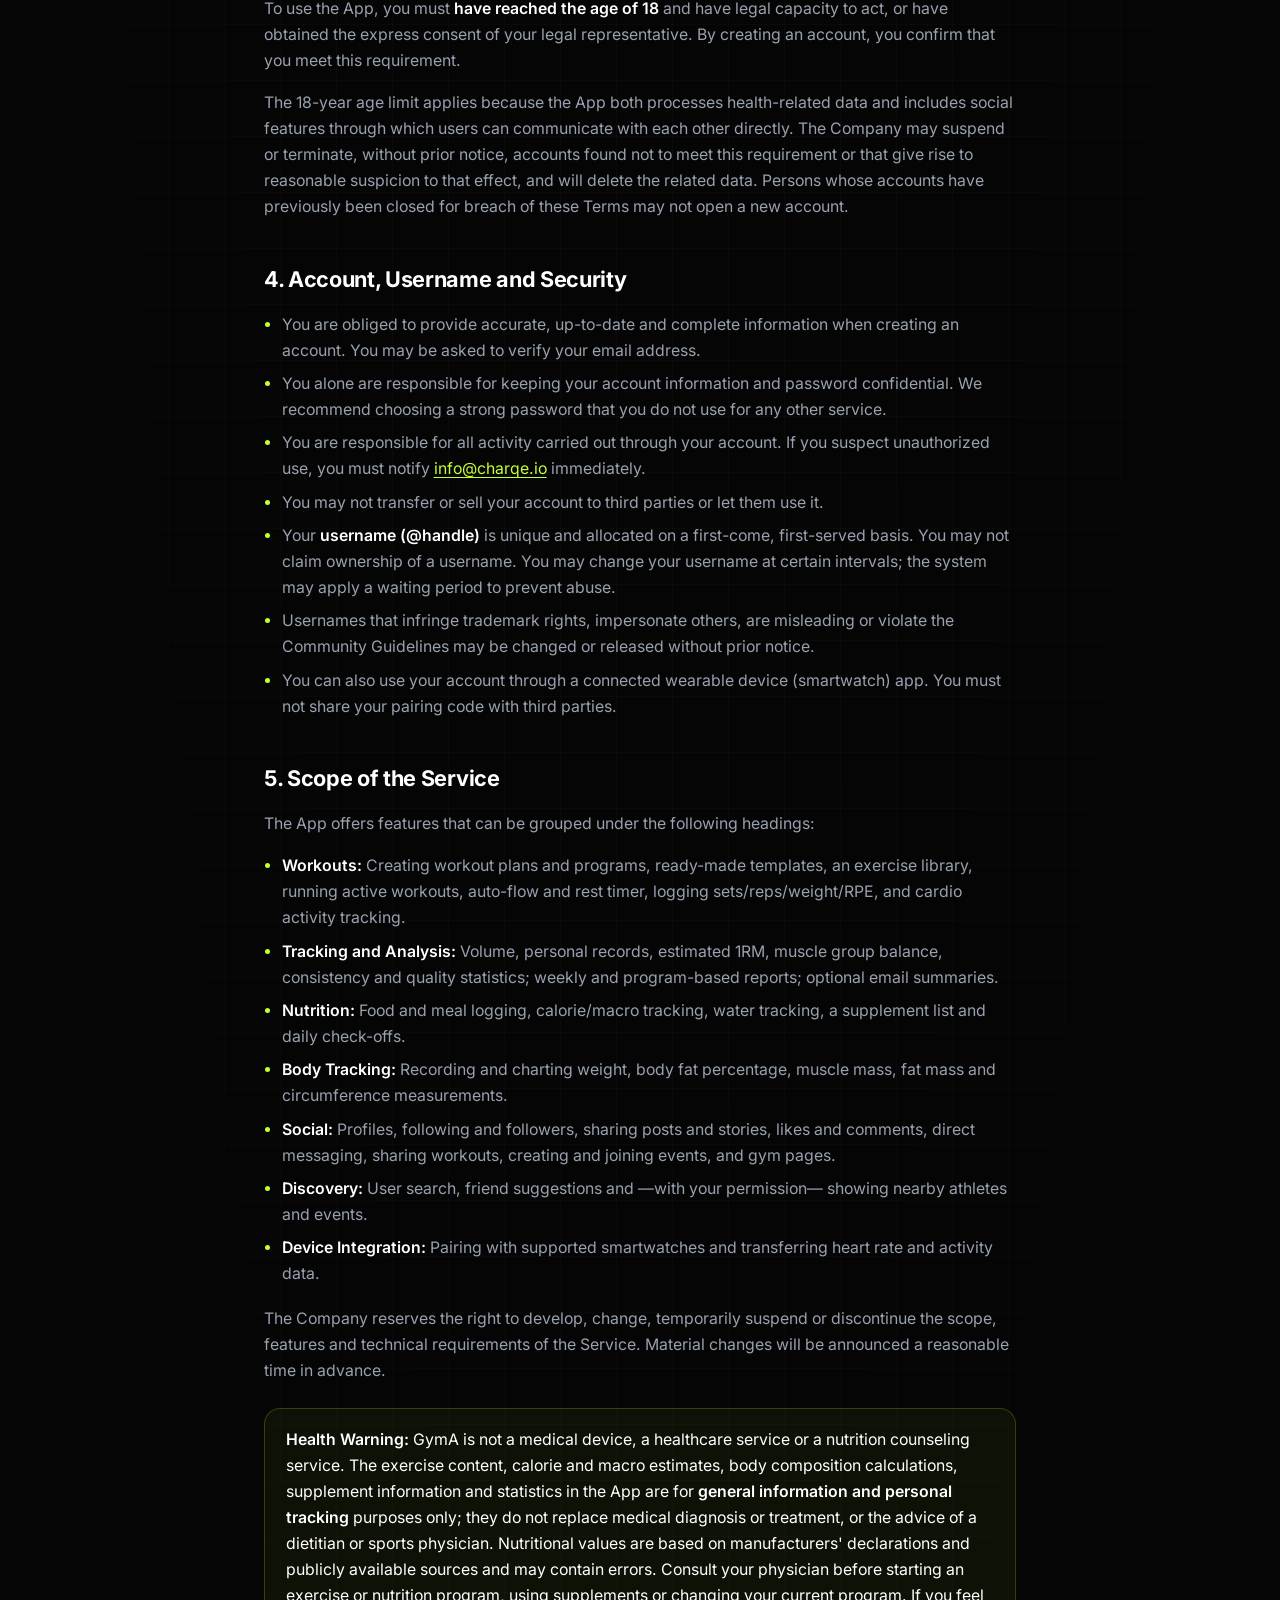
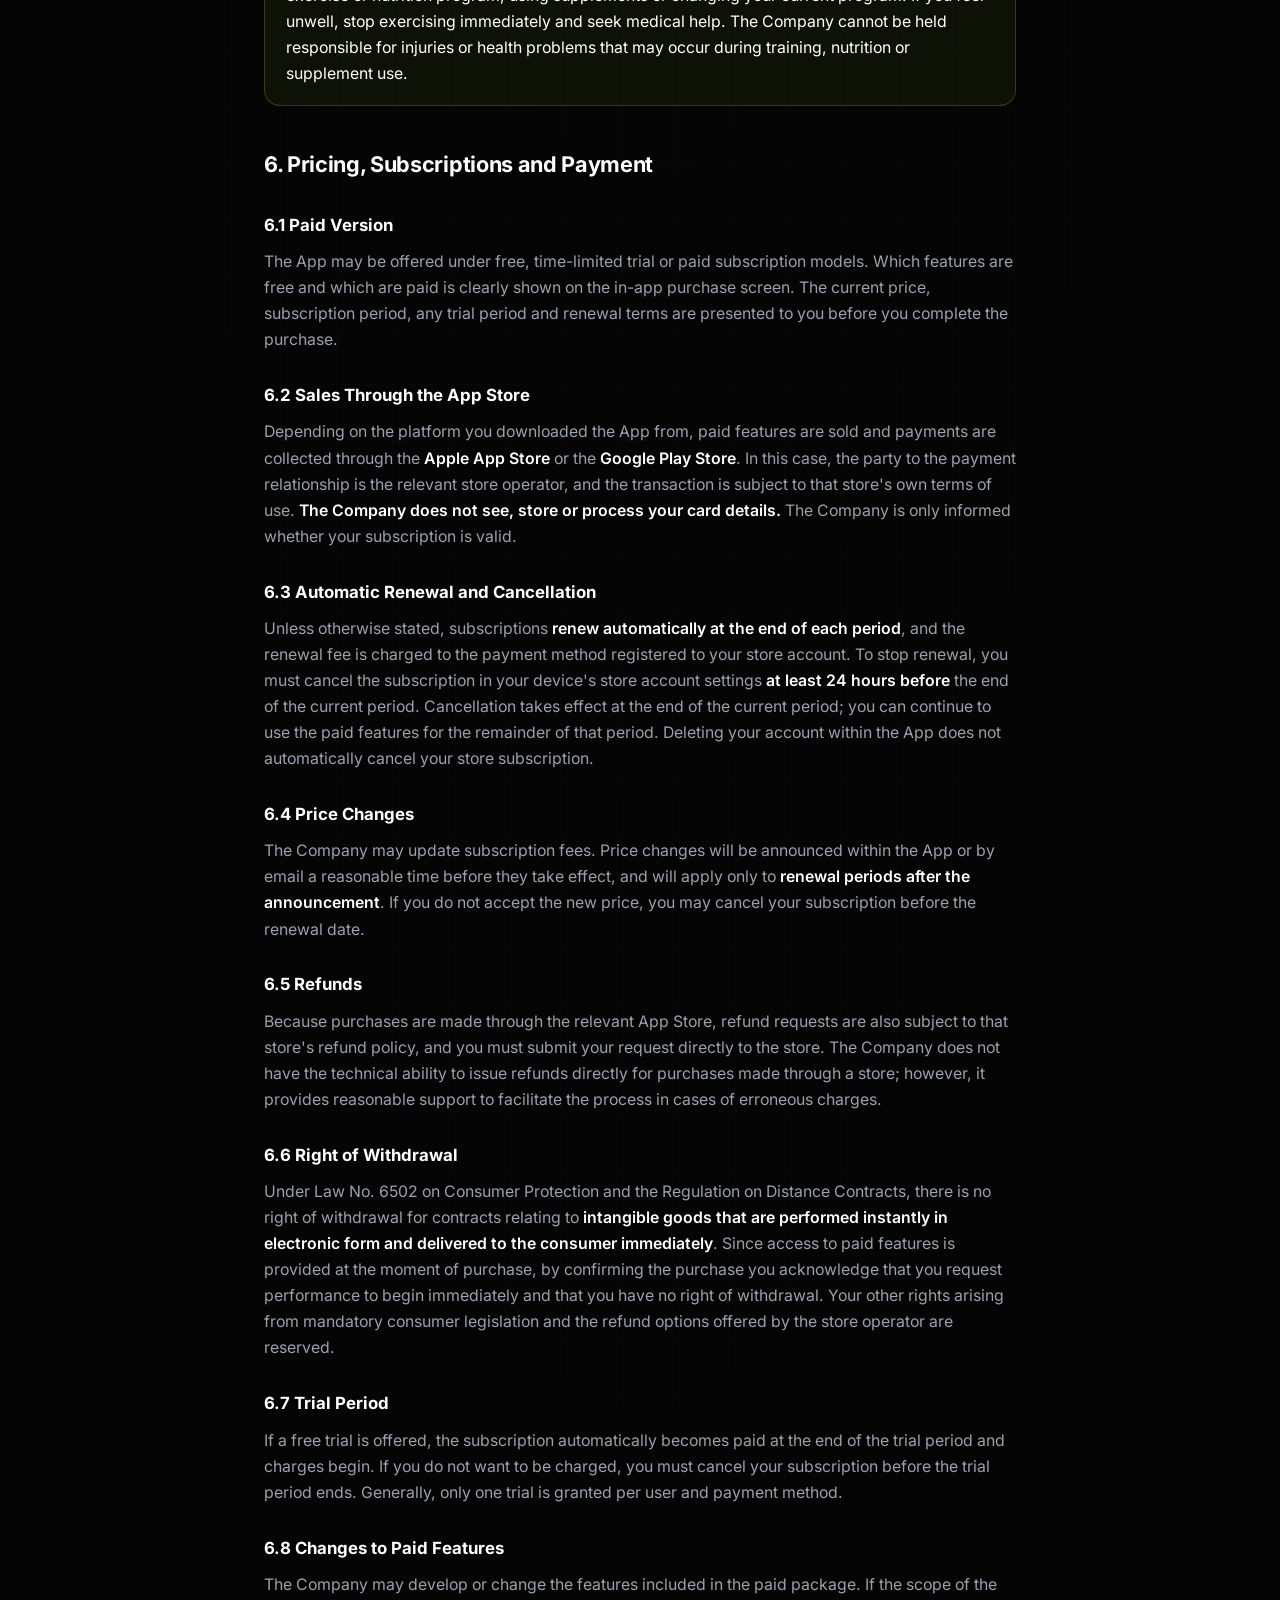
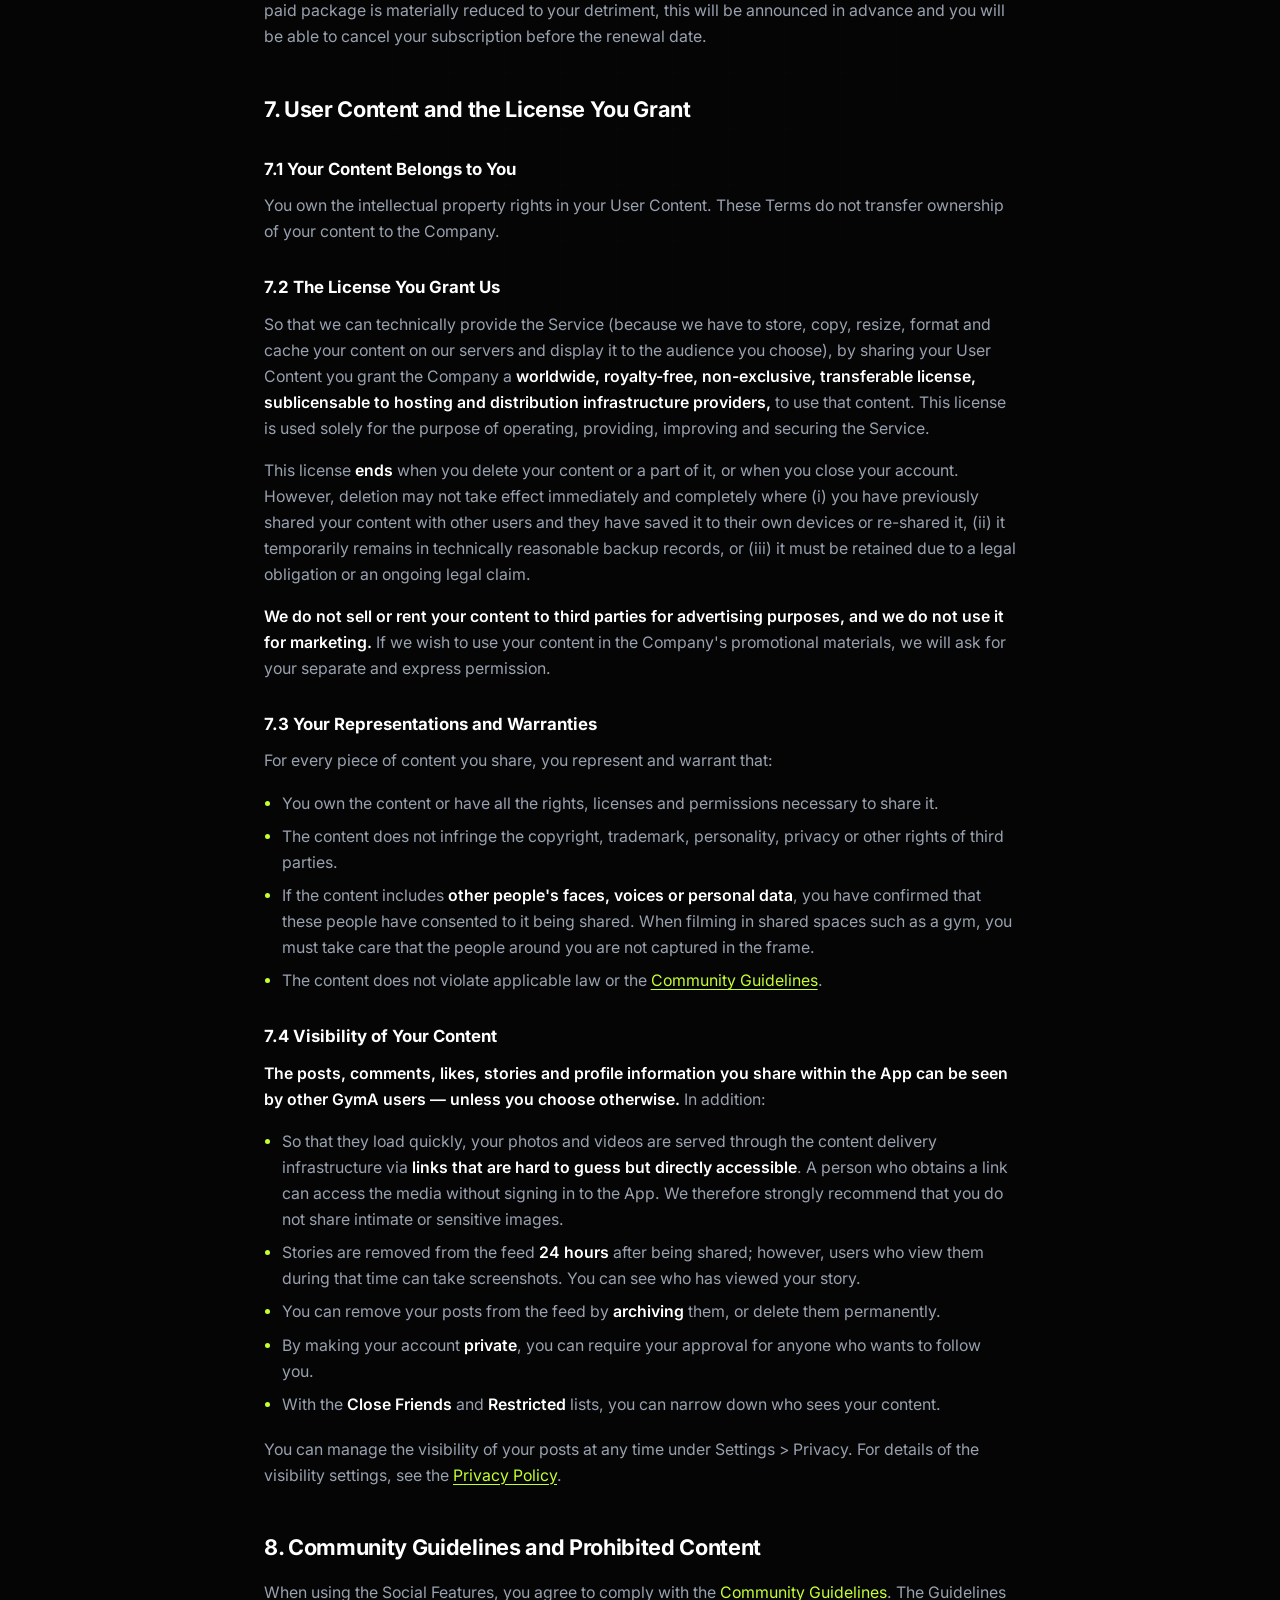
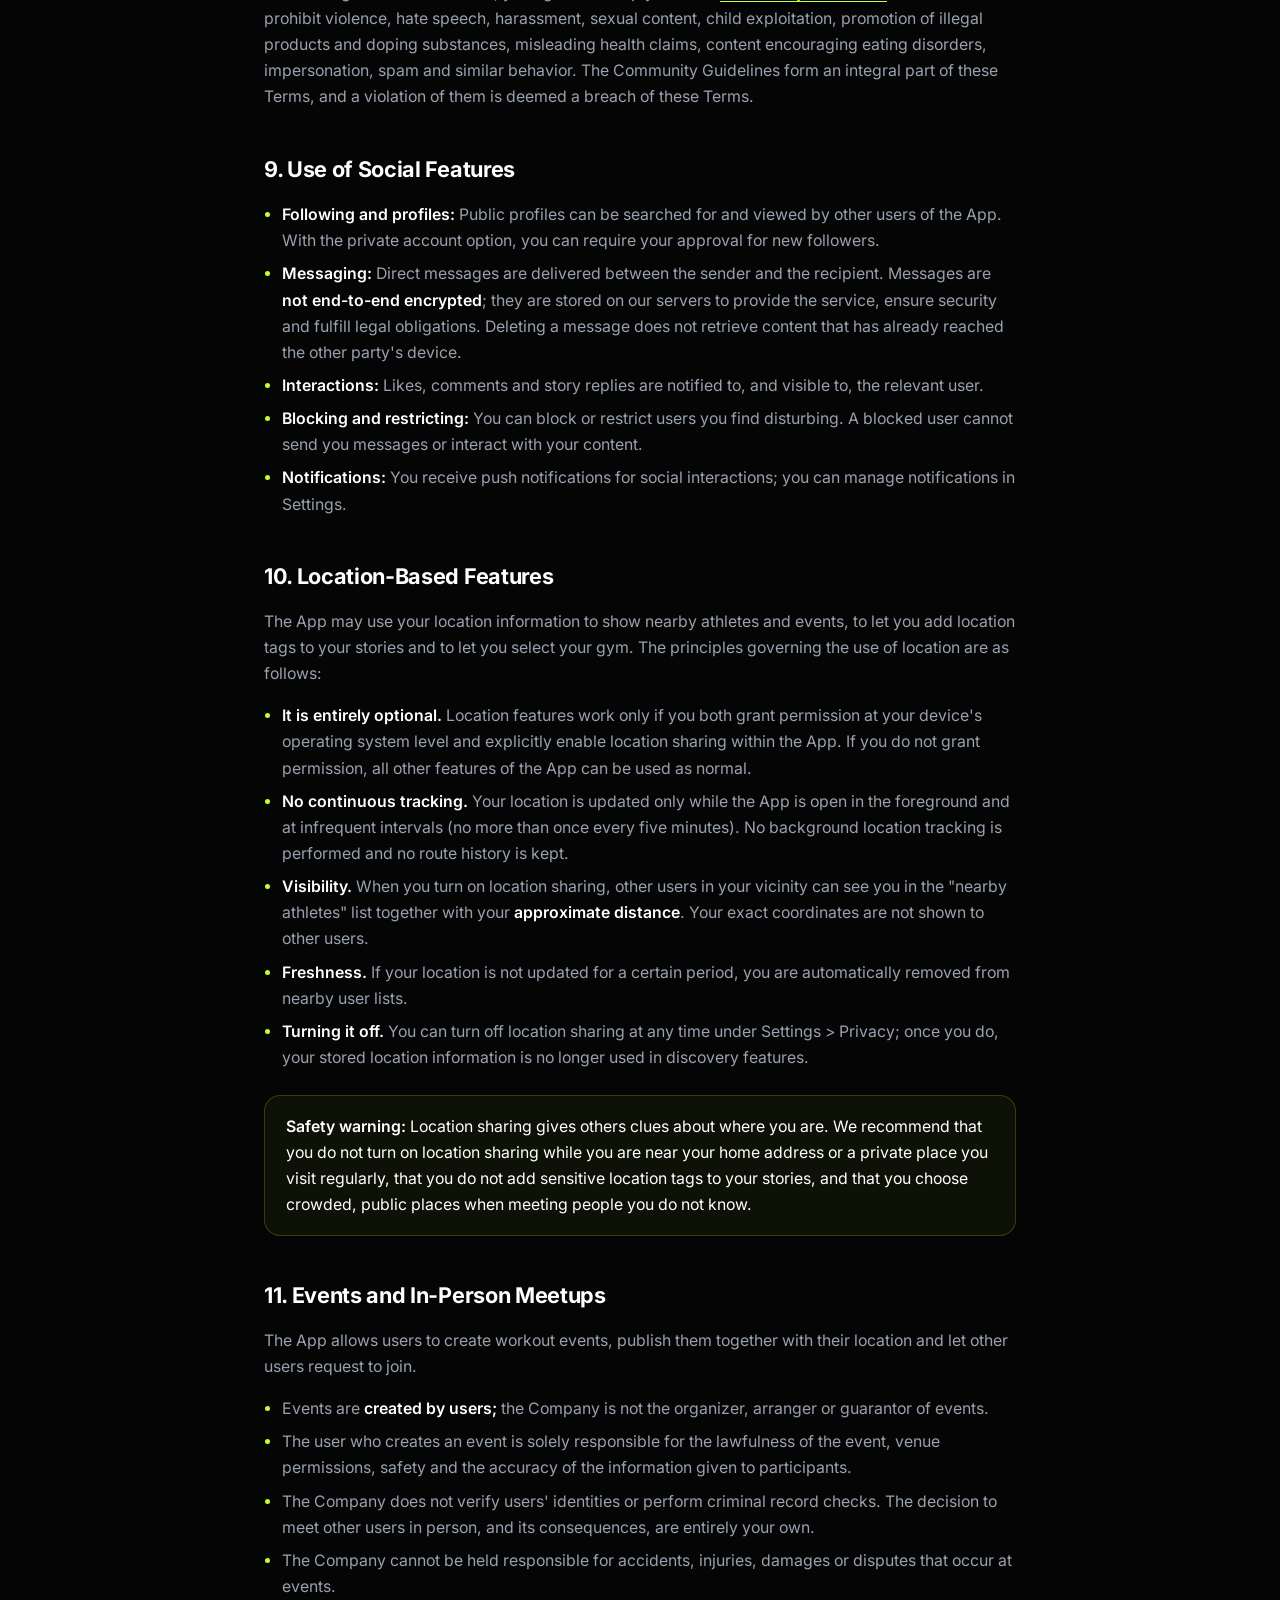
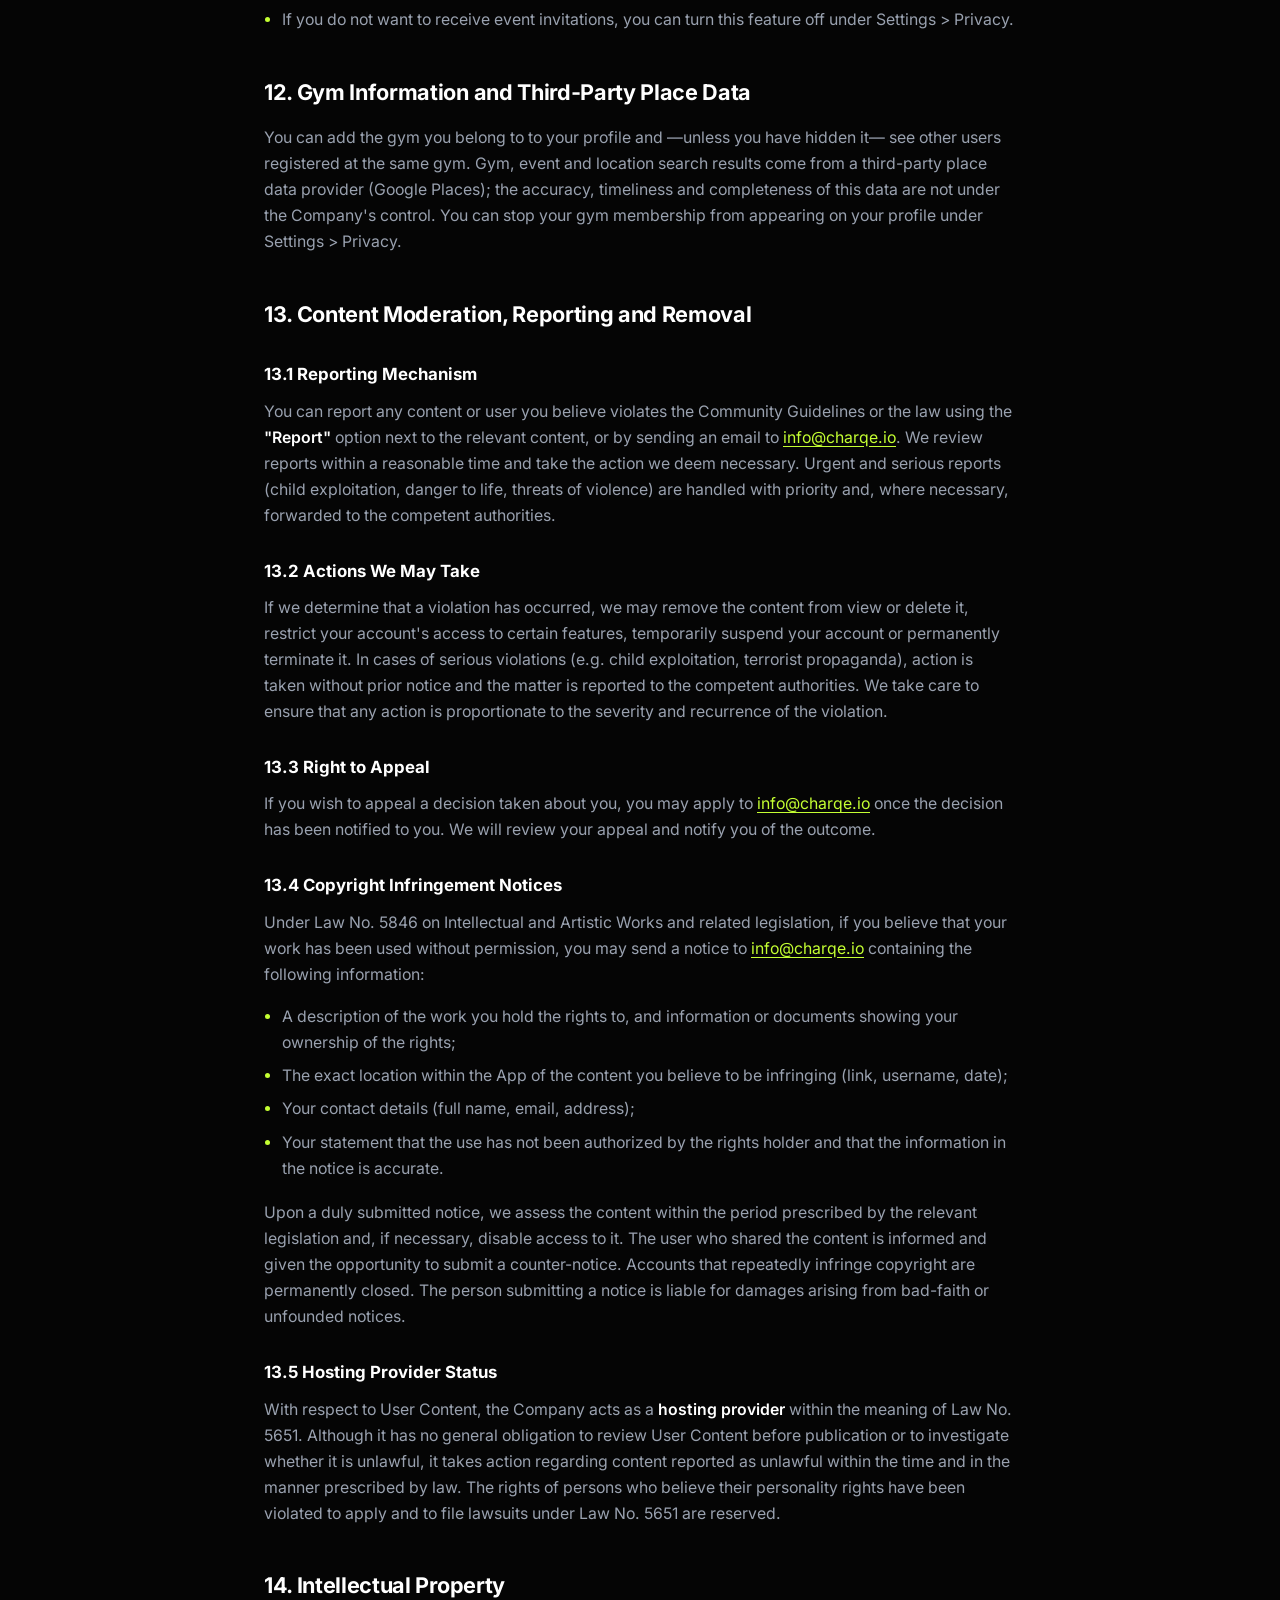
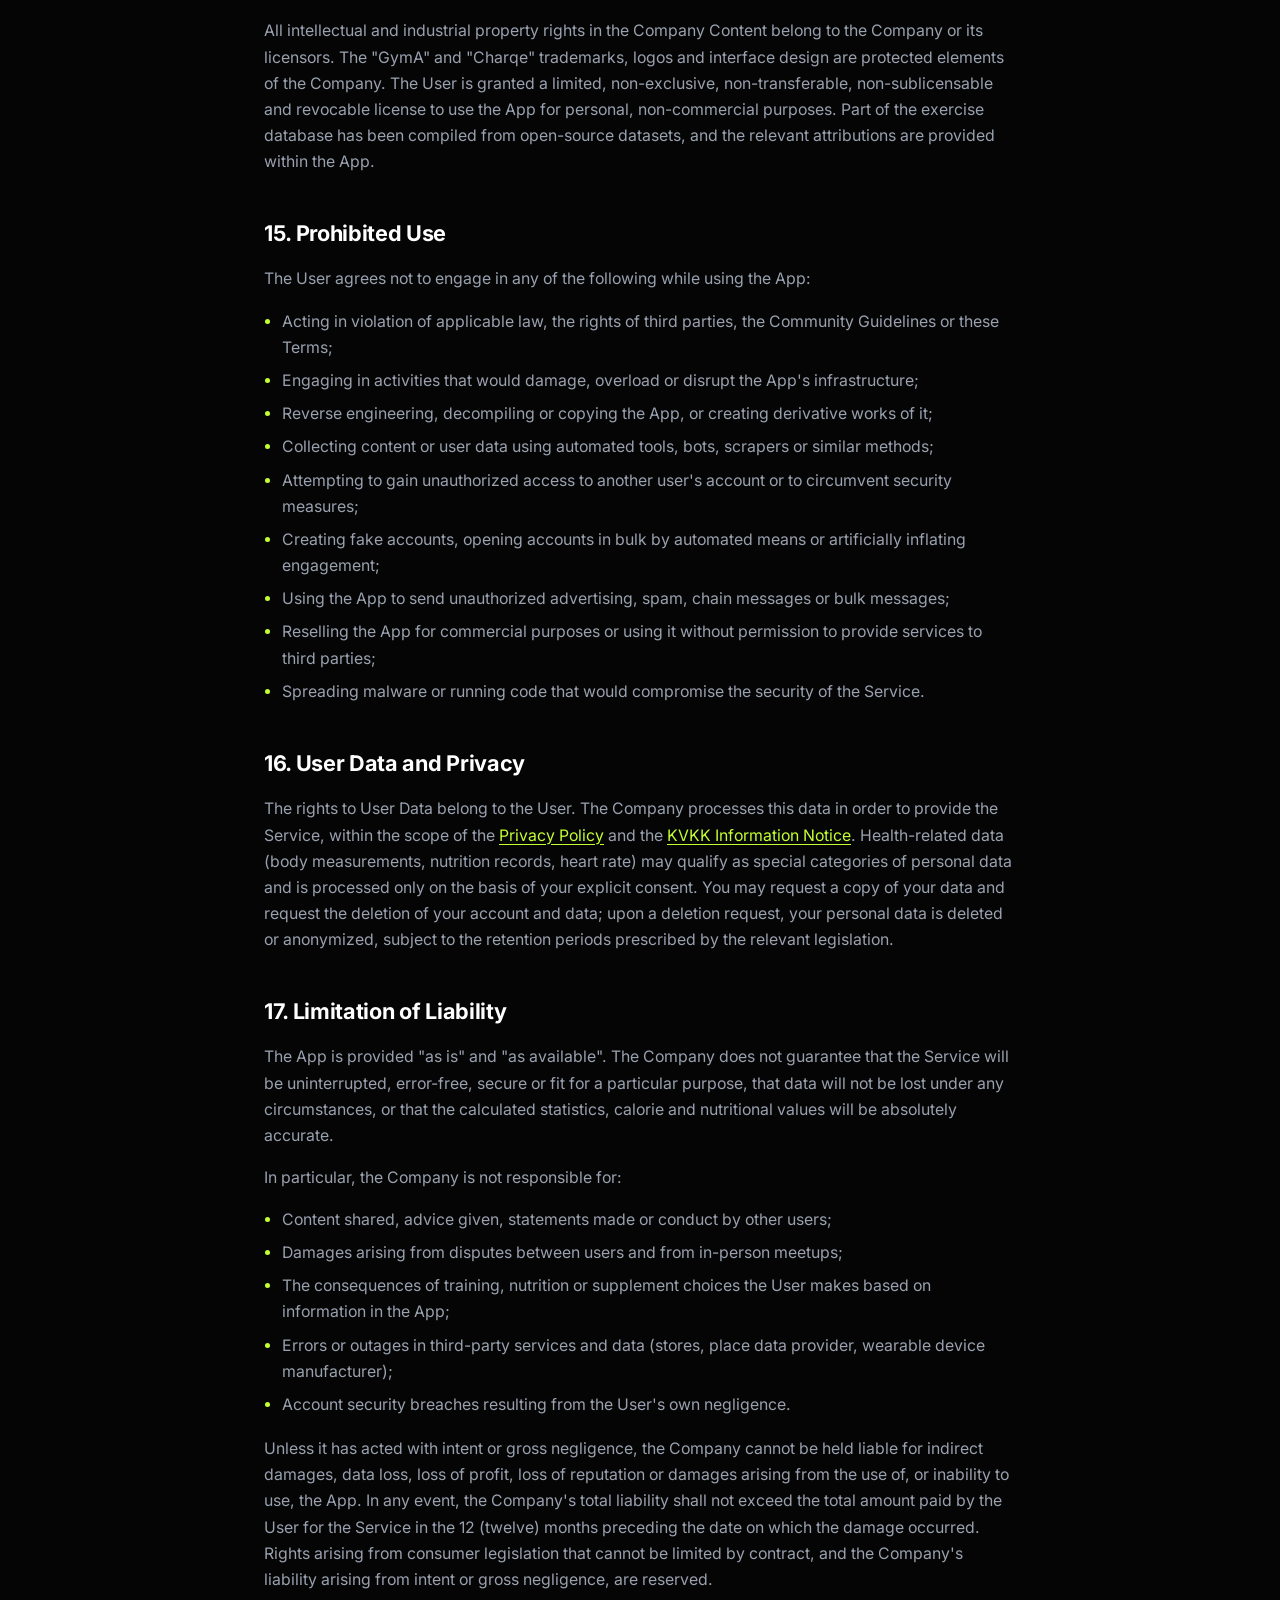
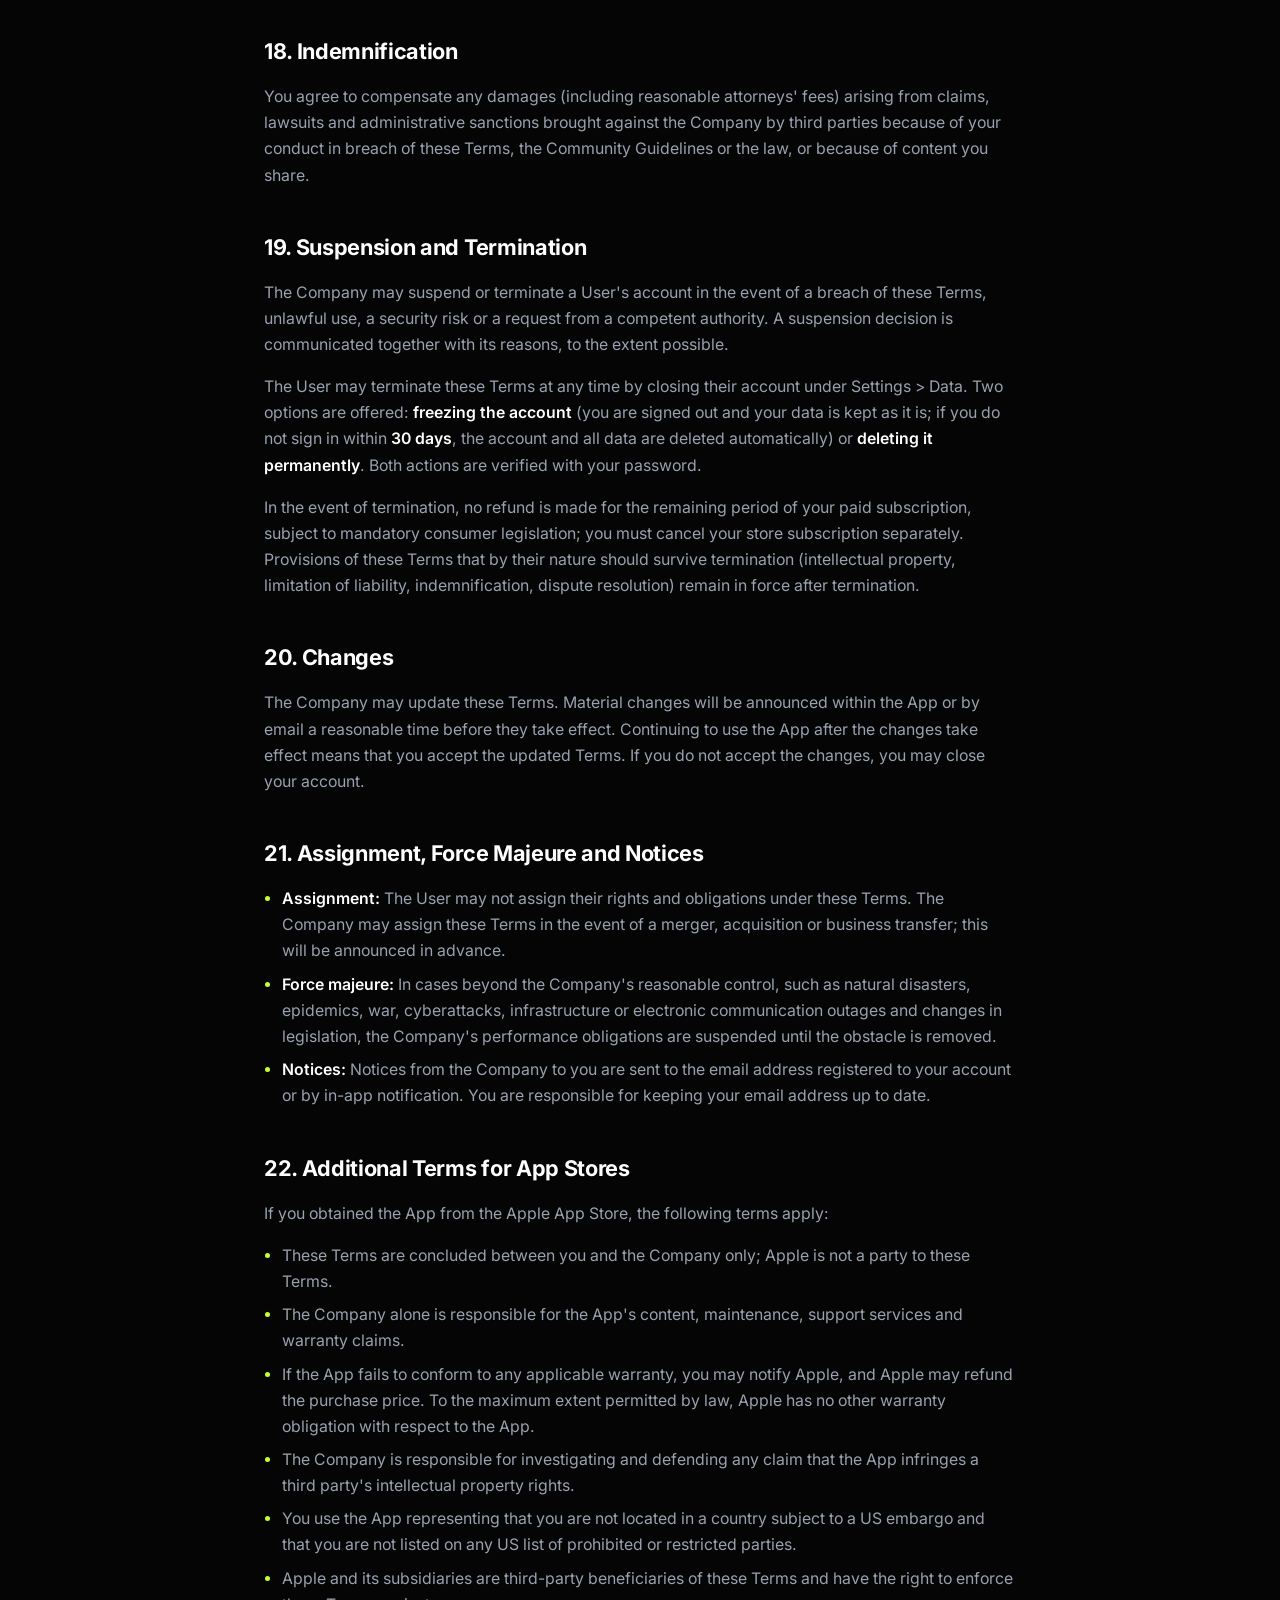
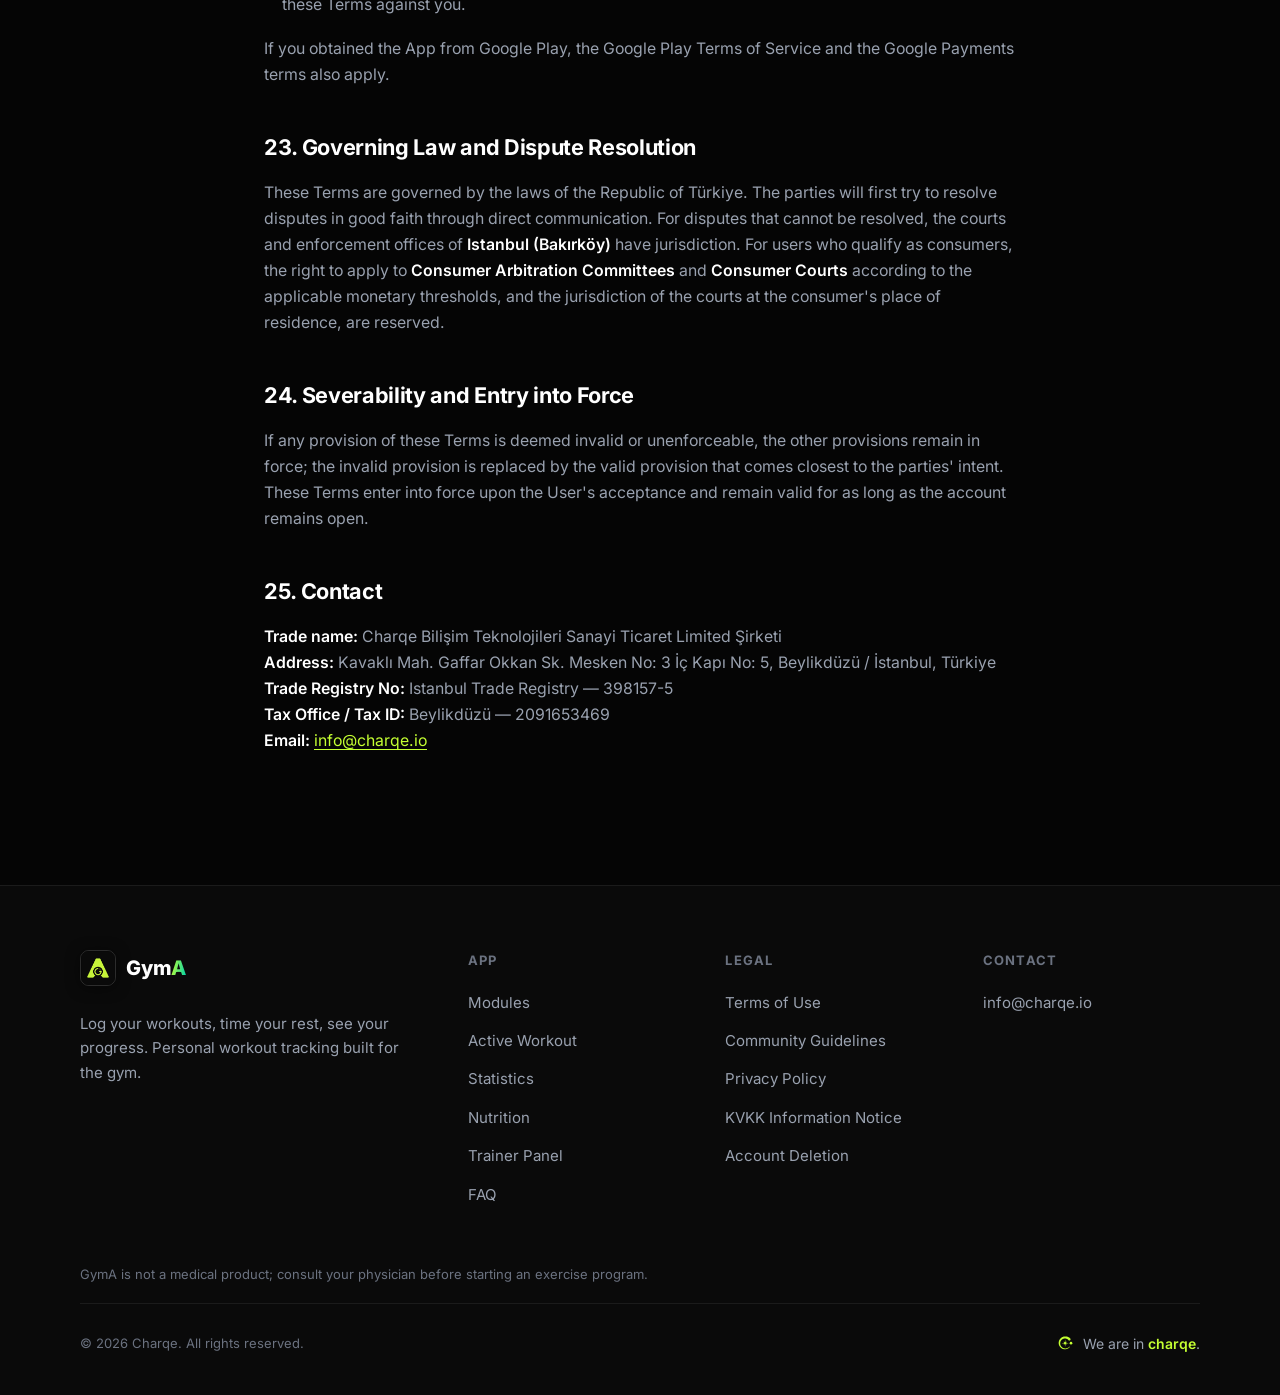
<file: terms-of-use/index.html>
<!DOCTYPE html><html lang="en"> <head><meta charset="utf-8"><meta name="viewport" content="width=device-width, initial-scale=1"><title>Terms of Use — GymA</title><meta name="description" content="The terms of use of the GymA mobile app, covering use of the service, user content rules, location features and paid subscriptions."><meta name="theme-color" content="#0A0A0A"><link rel="icon" type="image/png" href="/favicon.png"><link rel="apple-touch-icon" href="/icon.png"><link rel="alternate" hreflang="en" href="https://gyma.charqe.io/terms-of-use"><link rel="alternate" hreflang="tr" href="https://gyma.charqe.io/kullanici-sozlesmesi"><meta property="og:type" content="website"><meta property="og:title" content="Terms of Use — GymA"><meta property="og:description" content="The terms of use of the GymA mobile app, covering use of the service, user content rules, location features and paid subscriptions."><meta property="og:image" content="https://gyma.charqe.io/icon.png"><meta property="og:locale" content="en_US"><meta property="og:locale:alternate" content="tr_TR"><meta name="twitter:card" content="summary"><script>
      // Reveal animasyonlari icin JS kapisi — script calismazsa icerik gorunur kalir.
      document.documentElement.classList.add('js');
      if (window.matchMedia('(prefers-reduced-motion: reduce)').matches) {
        document.documentElement.classList.add('reduced-motion');
      }
    </script><link rel="stylesheet" href="/_astro/account-deletion.ClmFzx1L.css">
<style>.legal[data-astro-cid-dpidqgiz]{position:relative;padding-top:clamp(7.5rem,14vh,10rem);padding-bottom:var(--section-pad)}.legal-container[data-astro-cid-dpidqgiz]{max-width:47rem;position:relative}.legal-header[data-astro-cid-dpidqgiz] h1[data-astro-cid-dpidqgiz]{font-size:clamp(1.9rem,4.5vw,2.75rem);font-weight:800;letter-spacing:-.025em;line-height:1.15;margin-top:1rem}.legal-meta[data-astro-cid-dpidqgiz]{display:flex;flex-wrap:wrap;align-items:center;gap:.6rem 1rem;margin-top:.9rem}.legal-updated[data-astro-cid-dpidqgiz]{color:var(--text-3);font-size:.875rem}.legal-lang[data-astro-cid-dpidqgiz]{display:inline-flex;align-items:center;gap:.4rem;padding:.3rem .75rem;border:1px solid var(--border-strong);border-radius:var(--radius-full);color:var(--text-2);font-size:.8125rem;font-weight:600;transition:color .2s ease,border-color .2s ease}.legal-lang[data-astro-cid-dpidqgiz]:hover{color:var(--accent);border-color:var(--border-accent)}.legal-notice[data-astro-cid-dpidqgiz]{margin-top:1.25rem;padding:.85rem 1.1rem;border-left:2px solid var(--accent);background:var(--accent-subtle-05);border-radius:0 var(--radius-md) var(--radius-md) 0;color:var(--text-2);font-size:.875rem}.legal-notice[data-astro-cid-dpidqgiz] a[data-astro-cid-dpidqgiz]{color:var(--accent);text-decoration:underline;text-underline-offset:3px}.legal-body[data-astro-cid-dpidqgiz]{margin-top:2.5rem;border-top:1px solid var(--border);padding-top:2.5rem}.legal-body[data-astro-cid-dpidqgiz] h2{font-size:1.35rem;font-weight:700;letter-spacing:-.015em;margin-top:2.6rem;margin-bottom:.9rem}.legal-body[data-astro-cid-dpidqgiz] h3{font-size:1.05rem;font-weight:700;margin-top:1.8rem;margin-bottom:.6rem}.legal-body[data-astro-cid-dpidqgiz] p{color:var(--text-2);font-size:.9875rem;margin-bottom:1rem}.legal-body[data-astro-cid-dpidqgiz] ul,.legal-body[data-astro-cid-dpidqgiz] ol{margin:0 0 1.15rem;padding-left:1.1rem;display:flex;flex-direction:column;gap:.45rem}.legal-body[data-astro-cid-dpidqgiz] ul{list-style:disc}.legal-body[data-astro-cid-dpidqgiz] ol{list-style:decimal}.legal-body[data-astro-cid-dpidqgiz] li{color:var(--text-2);font-size:.9875rem}.legal-body[data-astro-cid-dpidqgiz] li::marker{color:var(--accent)}.legal-body[data-astro-cid-dpidqgiz] strong{color:var(--text-1);font-weight:600}.legal-body[data-astro-cid-dpidqgiz] a{color:var(--accent);text-decoration:underline;text-underline-offset:3px}.legal-body[data-astro-cid-dpidqgiz] table{width:100%;border-collapse:collapse;margin:1.25rem 0 1.5rem;font-size:.875rem;display:block;overflow-x:auto}.legal-body[data-astro-cid-dpidqgiz] th{text-align:left;color:var(--text-1);font-weight:600;padding:.65rem .9rem;background:#ffffff0a;border:1px solid var(--border);white-space:nowrap}.legal-body[data-astro-cid-dpidqgiz] td{color:var(--text-2);padding:.65rem .9rem;border:1px solid var(--border);vertical-align:top;min-width:9rem}.legal-body[data-astro-cid-dpidqgiz] .callout{background:var(--accent-subtle-05);border:1px solid var(--border-accent);border-radius:var(--radius-md);padding:1.1rem 1.3rem;margin:1.5rem 0}.legal-body[data-astro-cid-dpidqgiz] .callout p{margin:0;color:var(--text-1)}
</style></head> <body> <header class="nav-wrap" data-astro-cid-4lunwx2e> <nav class="nav container" aria-label="Main navigation" data-astro-cid-4lunwx2e> <a href="/" class="logo" aria-label="GymA home" data-astro-cid-tvrurpns> <img class="logo-mark" src="/logo-icon.png" alt="" width="36" height="36" data-astro-cid-tvrurpns> <span class="logo-text" data-astro-cid-tvrurpns>Gym<span class="grad-text" data-astro-cid-tvrurpns>A</span></span> </a>  <ul class="nav-links" data-astro-cid-4lunwx2e> <li data-astro-cid-4lunwx2e><a href="/#moduller" class="nav-link" data-astro-cid-4lunwx2e>Modules</a></li><li data-astro-cid-4lunwx2e><a href="/#ozellikler" class="nav-link" data-astro-cid-4lunwx2e>Features</a></li><li data-astro-cid-4lunwx2e><a href="/#sss" class="nav-link" data-astro-cid-4lunwx2e>FAQ</a></li> </ul> <div class="nav-actions" data-astro-cid-4lunwx2e> <a href="/#indir" class="btn btn-primary nav-cta" data-astro-cid-4lunwx2e>Download the App</a> <button type="button" class="menu-btn" aria-expanded="false" aria-controls="mobile-menu" aria-label="Open menu" data-label-open="Open menu" data-label-close="Close menu" data-astro-cid-4lunwx2e> <svg class="icon-open" viewBox="0 0 24 24" fill="none" stroke="currentColor" stroke-width="2" stroke-linecap="round" width="22" height="22" aria-hidden="true" data-astro-cid-4lunwx2e> <path d="M4 7h16M4 12h16M4 17h16" data-astro-cid-4lunwx2e></path> </svg> <svg class="icon-close" viewBox="0 0 24 24" fill="none" stroke="currentColor" stroke-width="2" stroke-linecap="round" width="22" height="22" aria-hidden="true" data-astro-cid-4lunwx2e> <path d="M6 6l12 12M18 6L6 18" data-astro-cid-4lunwx2e></path> </svg> </button> </div> </nav> <div class="mobile-menu" id="mobile-menu" hidden data-astro-cid-4lunwx2e> <ul data-astro-cid-4lunwx2e> <li data-astro-cid-4lunwx2e><a href="/#moduller" class="mobile-link" data-astro-cid-4lunwx2e>Modules</a></li><li data-astro-cid-4lunwx2e><a href="/#ozellikler" class="mobile-link" data-astro-cid-4lunwx2e>Features</a></li><li data-astro-cid-4lunwx2e><a href="/#sss" class="mobile-link" data-astro-cid-4lunwx2e>FAQ</a></li> <li data-astro-cid-4lunwx2e><a href="/#indir" class="btn btn-primary mobile-cta" data-astro-cid-4lunwx2e>Download the App</a></li> </ul> </div> </header>  <script type="module">const r=document.querySelector(".nav-wrap"),e=document.querySelector(".menu-btn"),n=document.getElementById("mobile-menu"),l=()=>{r?.classList.toggle("scrolled",window.scrollY>12)};l();window.addEventListener("scroll",l,{passive:!0});const s=e?.dataset.labelOpen??"",o=e?.dataset.labelClose??"",a=()=>{e?.setAttribute("aria-expanded","false"),e?.setAttribute("aria-label",s),n?.setAttribute("hidden","")};e?.addEventListener("click",()=>{e.getAttribute("aria-expanded")==="true"?a():(e.setAttribute("aria-expanded","true"),e.setAttribute("aria-label",o),n?.removeAttribute("hidden"))});n?.querySelectorAll("a").forEach(t=>t.addEventListener("click",a));window.addEventListener("keydown",t=>{t.key==="Escape"&&a()});</script> <main>  <article class="legal" data-astro-cid-dpidqgiz> <div class="bg-grid" aria-hidden="true" data-astro-cid-dpidqgiz></div> <div class="container legal-container" data-astro-cid-dpidqgiz> <header class="legal-header" data-astro-cid-dpidqgiz> <p class="eyebrow" data-astro-cid-dpidqgiz>Legal</p> <h1 data-astro-cid-dpidqgiz>Terms of Use</h1> <div class="legal-meta" data-astro-cid-dpidqgiz> <p class="legal-updated" data-astro-cid-dpidqgiz>Last updated: October 29, 2026</p> <a class="legal-lang" href="/kullanici-sozlesmesi" hreflang="tr" lang="tr" aria-label="Bu metni Türkçe okuyun" data-astro-cid-dpidqgiz> <svg viewBox="0 0 24 24" width="15" height="15" fill="none" stroke="currentColor" stroke-width="1.8" stroke-linecap="round" stroke-linejoin="round" aria-hidden="true" data-astro-cid-dpidqgiz> <circle cx="12" cy="12" r="9" data-astro-cid-dpidqgiz></circle> <path d="M3 12h18M12 3c2.5 2.6 3.8 5.6 3.8 9s-1.3 6.4-3.8 9c-2.5-2.6-3.8-5.6-3.8-9S9.5 5.6 12 3z" data-astro-cid-dpidqgiz></path> </svg> Türkçe </a> </div> <p class="legal-notice" data-astro-cid-dpidqgiz>
This English version is a translation provided for convenience. The
<a href="/kullanici-sozlesmesi" hreflang="tr" data-astro-cid-dpidqgiz>Turkish original</a> is the legally binding text; in
            the event of any discrepancy, the Turkish version prevails.
</p> </header> <div class="legal-body" data-astro-cid-dpidqgiz>  <div class="callout"> <p> <strong>In short:</strong> GymA offers workout tracking, nutrition tracking and a social network where athletes interact with each other. The content you share belongs to you; however, once you share it, it becomes visible to other users. Location sharing is entirely optional and can be turned off at any time. The App does not provide medical advice. Paid features are sold through the app stores and renew automatically. This summary is for information only; the full text below is binding.
</p> </div> <h2>1. Parties, Subject and Scope</h2> <p>
These Terms of Use (the "<strong>Terms</strong>") are entered into between <strong>Charqe Bilişim Teknolojileri Sanayi Ticaret Limited Şirketi</strong> ("<strong>Charqe</strong>", the "<strong>Company</strong>" or "<strong>we</strong>") and the natural person who downloads, registers for or uses the GymA mobile application (the "<strong>App</strong>") (the "<strong>User</strong>" or "<strong>you</strong>"), in order to govern the terms of use of the App and related services.
</p> <p>
By downloading the App, creating an account or continuing to use the App, you declare that you have read and understood these Terms, the <a href="/community-guidelines">Community Guidelines</a>, the <a href="/privacy-policy">Privacy Policy</a> and the <a href="/kvkk-information-notice">KVKK Information Notice</a>, and that you agree to be bound by their provisions. These documents form an integral part of these Terms.
</p> <h2>2. Definitions</h2> <ul> <li><strong>App:</strong> The GymA mobile application offered on the iOS and Android platforms, connected wearable device applications, the gyma.charqe.io website and all of their components.</li> <li><strong>Service:</strong> All features offered through the App, including workout planning and logging, cardio tracking, nutrition and water tracking, body measurements, statistics and reporting, social networking and messaging, events, location-based discovery and similar features.</li> <li><strong>Social Features:</strong> All features through which users interact with each other, including posts, stories, comments, likes, follows, direct messaging, creating and joining events, profile and gym pages, and discovering nearby athletes.</li> <li><strong>User Content:</strong> Any content that a User uploads to the App or shares through the App, including photos, videos, text, comments, stories, profile photos, bios, usernames, event descriptions and messages.</li> <li><strong>Company Content:</strong> The exercise and food database, images, design, interface, software, brand elements and all other materials belonging to the Company.</li> <li><strong>User Data:</strong> The profile, workout, nutrition, measurement and statistics data that the User enters into the App or that the App generates on the User's behalf.</li> <li><strong>App Store:</strong> The Apple App Store and the Google Play Store.</li> </ul> <h2>3. Acceptance of the Terms, Age Limit and Legal Capacity</h2> <p>
To use the App, you must <strong>have reached the age of 18</strong> and have legal capacity to act, or have obtained the express consent of your legal representative. By creating an account, you confirm that you meet this requirement.
</p> <p>
The 18-year age limit applies because the App both processes health-related data and includes social features through which users can communicate with each other directly. The Company may suspend or terminate, without prior notice, accounts found not to meet this requirement or that give rise to reasonable suspicion to that effect, and will delete the related data. Persons whose accounts have previously been closed for breach of these Terms may not open a new account.
</p> <h2>4. Account, Username and Security</h2> <ul> <li>You are obliged to provide accurate, up-to-date and complete information when creating an account. You may be asked to verify your email address.</li> <li>You alone are responsible for keeping your account information and password confidential. We recommend choosing a strong password that you do not use for any other service.</li> <li>You are responsible for all activity carried out through your account. If you suspect unauthorized use, you must notify <a href="mailto:info@charqe.io">info@charqe.io</a> immediately.</li> <li>You may not transfer or sell your account to third parties or let them use it.</li> <li>Your <strong>username (@handle)</strong> is unique and allocated on a first-come, first-served basis. You may not claim ownership of a username. You may change your username at certain intervals; the system may apply a waiting period to prevent abuse.</li> <li>Usernames that infringe trademark rights, impersonate others, are misleading or violate the Community Guidelines may be changed or released without prior notice.</li> <li>You can also use your account through a connected wearable device (smartwatch) app. You must not share your pairing code with third parties.</li> </ul> <h2>5. Scope of the Service</h2> <p>
The App offers features that can be grouped under the following headings:
</p> <ul> <li><strong>Workouts:</strong> Creating workout plans and programs, ready-made templates, an exercise library, running active workouts, auto-flow and rest timer, logging sets/reps/weight/RPE, and cardio activity tracking.</li> <li><strong>Tracking and Analysis:</strong> Volume, personal records, estimated 1RM, muscle group balance, consistency and quality statistics; weekly and program-based reports; optional email summaries.</li> <li><strong>Nutrition:</strong> Food and meal logging, calorie/macro tracking, water tracking, a supplement list and daily check-offs.</li> <li><strong>Body Tracking:</strong> Recording and charting weight, body fat percentage, muscle mass, fat mass and circumference measurements.</li> <li><strong>Social:</strong> Profiles, following and followers, sharing posts and stories, likes and comments, direct messaging, sharing workouts, creating and joining events, and gym pages.</li> <li><strong>Discovery:</strong> User search, friend suggestions and —with your permission— showing nearby athletes and events.</li> <li><strong>Device Integration:</strong> Pairing with supported smartwatches and transferring heart rate and activity data.</li> </ul> <p>
The Company reserves the right to develop, change, temporarily suspend or discontinue the scope, features and technical requirements of the Service. Material changes will be announced a reasonable time in advance.
</p> <div class="callout"> <p> <strong>Health Warning:</strong> GymA is not a medical device, a healthcare service or a nutrition counseling service. The exercise content, calorie and macro estimates, body composition calculations, supplement information and statistics in the App are for <strong>general information and personal tracking</strong> purposes only; they do not replace medical diagnosis or treatment, or the advice of a dietitian or sports physician. Nutritional values are based on manufacturers' declarations and publicly available sources and may contain errors. Consult your physician before starting an exercise or nutrition program, using supplements or changing your current program. If you feel unwell, stop exercising immediately and seek medical help. The Company cannot be held responsible for injuries or health problems that may occur during training, nutrition or supplement use.
</p> </div> <h2>6. Pricing, Subscriptions and Payment</h2> <h3>6.1 Paid Version</h3> <p>
The App may be offered under free, time-limited trial or paid subscription models. Which features are free and which are paid is clearly shown on the in-app purchase screen. The current price, subscription period, any trial period and renewal terms are presented to you before you complete the purchase.
</p> <h3>6.2 Sales Through the App Store</h3> <p>
Depending on the platform you downloaded the App from, paid features are sold and payments are collected through the <strong>Apple App Store</strong> or the <strong>Google Play Store</strong>. In this case, the party to the payment relationship is the relevant store operator, and the transaction is subject to that store's own terms of use. <strong>The Company does not see, store or process your card details.</strong> The Company is only informed whether your subscription is valid.
</p> <h3>6.3 Automatic Renewal and Cancellation</h3> <p>
Unless otherwise stated, subscriptions <strong>renew automatically at the end of each period</strong>, and the renewal fee is charged to the payment method registered to your store account. To stop renewal, you must cancel the subscription in your device's store account settings <strong>at least 24 hours before</strong> the end of the current period. Cancellation takes effect at the end of the current period; you can continue to use the paid features for the remainder of that period. Deleting your account within the App does not automatically cancel your store subscription.
</p> <h3>6.4 Price Changes</h3> <p>
The Company may update subscription fees. Price changes will be announced within the App or by email a reasonable time before they take effect, and will apply only to <strong>renewal periods after the announcement</strong>. If you do not accept the new price, you may cancel your subscription before the renewal date.
</p> <h3>6.5 Refunds</h3> <p>
Because purchases are made through the relevant App Store, refund requests are also subject to that store's refund policy, and you must submit your request directly to the store. The Company does not have the technical ability to issue refunds directly for purchases made through a store; however, it provides reasonable support to facilitate the process in cases of erroneous charges.
</p> <h3>6.6 Right of Withdrawal</h3> <p>
Under Law No. 6502 on Consumer Protection and the Regulation on Distance Contracts, there is no right of withdrawal for contracts relating to <strong>intangible goods that are performed instantly in electronic form and delivered to the consumer immediately</strong>. Since access to paid features is provided at the moment of purchase, by confirming the purchase you acknowledge that you request performance to begin immediately and that you have no right of withdrawal. Your other rights arising from mandatory consumer legislation and the refund options offered by the store operator are reserved.
</p> <h3>6.7 Trial Period</h3> <p>
If a free trial is offered, the subscription automatically becomes paid at the end of the trial period and charges begin. If you do not want to be charged, you must cancel your subscription before the trial period ends. Generally, only one trial is granted per user and payment method.
</p> <h3>6.8 Changes to Paid Features</h3> <p>
The Company may develop or change the features included in the paid package. If the scope of the paid package is materially reduced to your detriment, this will be announced in advance and you will be able to cancel your subscription before the renewal date.
</p> <h2>7. User Content and the License You Grant</h2> <h3>7.1 Your Content Belongs to You</h3> <p>
You own the intellectual property rights in your User Content. These Terms do not transfer ownership of your content to the Company.
</p> <h3>7.2 The License You Grant Us</h3> <p>
So that we can technically provide the Service (because we have to store, copy, resize, format and cache your content on our servers and display it to the audience you choose), by sharing your User Content you grant the Company a <strong>worldwide, royalty-free, non-exclusive, transferable license, sublicensable to hosting and distribution infrastructure providers,</strong> to use that content. This license is used solely for the purpose of operating, providing, improving and securing the Service.
</p> <p>
This license <strong>ends</strong> when you delete your content or a part of it, or when you close your account. However, deletion may not take effect immediately and completely where (i) you have previously shared your content with other users and they have saved it to their own devices or re-shared it, (ii) it temporarily remains in technically reasonable backup records, or (iii) it must be retained due to a legal obligation or an ongoing legal claim.
</p> <p> <strong>We do not sell or rent your content to third parties for advertising purposes, and we do not use it for marketing.</strong> If we wish to use your content in the Company's promotional materials, we will ask for your separate and express permission.
</p> <h3>7.3 Your Representations and Warranties</h3> <p>
For every piece of content you share, you represent and warrant that:
</p> <ul> <li>You own the content or have all the rights, licenses and permissions necessary to share it.</li> <li>The content does not infringe the copyright, trademark, personality, privacy or other rights of third parties.</li> <li>If the content includes <strong>other people's faces, voices or personal data</strong>, you have confirmed that these people have consented to it being shared. When filming in shared spaces such as a gym, you must take care that the people around you are not captured in the frame.</li> <li>The content does not violate applicable law or the <a href="/community-guidelines">Community Guidelines</a>.</li> </ul> <h3>7.4 Visibility of Your Content</h3> <p> <strong>The posts, comments, likes, stories and profile information you share within the App can be seen by other GymA users — unless you choose otherwise.</strong> In addition:
</p> <ul> <li>So that they load quickly, your photos and videos are served through the content delivery infrastructure via <strong>links that are hard to guess but directly accessible</strong>. A person who obtains a link can access the media without signing in to the App. We therefore strongly recommend that you do not share intimate or sensitive images.</li> <li>Stories are removed from the feed <strong>24 hours</strong> after being shared; however, users who view them during that time can take screenshots. You can see who has viewed your story.</li> <li>You can remove your posts from the feed by <strong>archiving</strong> them, or delete them permanently.</li> <li>By making your account <strong>private</strong>, you can require your approval for anyone who wants to follow you.</li> <li>With the <strong>Close Friends</strong> and <strong>Restricted</strong> lists, you can narrow down who sees your content.</li> </ul> <p>
You can manage the visibility of your posts at any time under Settings &gt; Privacy. For details of the visibility settings, see the <a href="/privacy-policy">Privacy Policy</a>.
</p> <h2>8. Community Guidelines and Prohibited Content</h2> <p>
When using the Social Features, you agree to comply with the <a href="/community-guidelines">Community Guidelines</a>. The Guidelines prohibit violence, hate speech, harassment, sexual content, child exploitation, promotion of illegal products and doping substances, misleading health claims, content encouraging eating disorders, impersonation, spam and similar behavior. The Community Guidelines form an integral part of these Terms, and a violation of them is deemed a breach of these Terms.
</p> <h2>9. Use of Social Features</h2> <ul> <li><strong>Following and profiles:</strong> Public profiles can be searched for and viewed by other users of the App. With the private account option, you can require your approval for new followers.</li> <li><strong>Messaging:</strong> Direct messages are delivered between the sender and the recipient. Messages are <strong>not end-to-end encrypted</strong>; they are stored on our servers to provide the service, ensure security and fulfill legal obligations. Deleting a message does not retrieve content that has already reached the other party's device.</li> <li><strong>Interactions:</strong> Likes, comments and story replies are notified to, and visible to, the relevant user.</li> <li><strong>Blocking and restricting:</strong> You can block or restrict users you find disturbing. A blocked user cannot send you messages or interact with your content.</li> <li><strong>Notifications:</strong> You receive push notifications for social interactions; you can manage notifications in Settings.</li> </ul> <h2>10. Location-Based Features</h2> <p>
The App may use your location information to show nearby athletes and events, to let you add location tags to your stories and to let you select your gym. The principles governing the use of location are as follows:
</p> <ul> <li><strong>It is entirely optional.</strong> Location features work only if you both grant permission at your device's operating system level and explicitly enable location sharing within the App. If you do not grant permission, all other features of the App can be used as normal.</li> <li><strong>No continuous tracking.</strong> Your location is updated only while the App is open in the foreground and at infrequent intervals (no more than once every five minutes). No background location tracking is performed and no route history is kept.</li> <li><strong>Visibility.</strong> When you turn on location sharing, other users in your vicinity can see you in the "nearby athletes" list together with your <strong>approximate distance</strong>. Your exact coordinates are not shown to other users.</li> <li><strong>Freshness.</strong> If your location is not updated for a certain period, you are automatically removed from nearby user lists.</li> <li><strong>Turning it off.</strong> You can turn off location sharing at any time under Settings &gt; Privacy; once you do, your stored location information is no longer used in discovery features.</li> </ul> <div class="callout"> <p> <strong>Safety warning:</strong> Location sharing gives others clues about where you are. We recommend that you do not turn on location sharing while you are near your home address or a private place you visit regularly, that you do not add sensitive location tags to your stories, and that you choose crowded, public places when meeting people you do not know.
</p> </div> <h2>11. Events and In-Person Meetups</h2> <p>
The App allows users to create workout events, publish them together with their location and let other users request to join.
</p> <ul> <li>Events are <strong>created by users;</strong> the Company is not the organizer, arranger or guarantor of events.</li> <li>The user who creates an event is solely responsible for the lawfulness of the event, venue permissions, safety and the accuracy of the information given to participants.</li> <li>The Company does not verify users' identities or perform criminal record checks. The decision to meet other users in person, and its consequences, are entirely your own.</li> <li>The Company cannot be held responsible for accidents, injuries, damages or disputes that occur at events.</li> <li>If you do not want to receive event invitations, you can turn this feature off under Settings &gt; Privacy.</li> </ul> <h2>12. Gym Information and Third-Party Place Data</h2> <p>
You can add the gym you belong to to your profile and —unless you have hidden it— see other users registered at the same gym. Gym, event and location search results come from a third-party place data provider (Google Places); the accuracy, timeliness and completeness of this data are not under the Company's control. You can stop your gym membership from appearing on your profile under Settings &gt; Privacy.
</p> <h2>13. Content Moderation, Reporting and Removal</h2> <h3>13.1 Reporting Mechanism</h3> <p>
You can report any content or user you believe violates the Community Guidelines or the law using the <strong>"Report"</strong> option next to the relevant content, or by sending an email to <a href="mailto:info@charqe.io">info@charqe.io</a>. We review reports within a reasonable time and take the action we deem necessary. Urgent and serious reports (child exploitation, danger to life, threats of violence) are handled with priority and, where necessary, forwarded to the competent authorities.
</p> <h3>13.2 Actions We May Take</h3> <p>
If we determine that a violation has occurred, we may remove the content from view or delete it, restrict your account's access to certain features, temporarily suspend your account or permanently terminate it. In cases of serious violations (e.g. child exploitation, terrorist propaganda), action is taken without prior notice and the matter is reported to the competent authorities. We take care to ensure that any action is proportionate to the severity and recurrence of the violation.
</p> <h3>13.3 Right to Appeal</h3> <p>
If you wish to appeal a decision taken about you, you may apply to <a href="mailto:info@charqe.io">info@charqe.io</a> once the decision has been notified to you. We will review your appeal and notify you of the outcome.
</p> <h3>13.4 Copyright Infringement Notices</h3> <p>
Under Law No. 5846 on Intellectual and Artistic Works and related legislation, if you believe that your work has been used without permission, you may send a notice to <a href="mailto:info@charqe.io">info@charqe.io</a> containing the following information:
</p> <ul> <li>A description of the work you hold the rights to, and information or documents showing your ownership of the rights;</li> <li>The exact location within the App of the content you believe to be infringing (link, username, date);</li> <li>Your contact details (full name, email, address);</li> <li>Your statement that the use has not been authorized by the rights holder and that the information in the notice is accurate.</li> </ul> <p>
Upon a duly submitted notice, we assess the content within the period prescribed by the relevant legislation and, if necessary, disable access to it. The user who shared the content is informed and given the opportunity to submit a counter-notice. Accounts that repeatedly infringe copyright are permanently closed. The person submitting a notice is liable for damages arising from bad-faith or unfounded notices.
</p> <h3>13.5 Hosting Provider Status</h3> <p>
With respect to User Content, the Company acts as a <strong>hosting provider</strong> within the meaning of Law No. 5651. Although it has no general obligation to review User Content before publication or to investigate whether it is unlawful, it takes action regarding content reported as unlawful within the time and in the manner prescribed by law. The rights of persons who believe their personality rights have been violated to apply and to file lawsuits under Law No. 5651 are reserved.
</p> <h2>14. Intellectual Property</h2> <p>
All intellectual and industrial property rights in the Company Content belong to the Company or its licensors. The "GymA" and "Charqe" trademarks, logos and interface design are protected elements of the Company. The User is granted a limited, non-exclusive, non-transferable, non-sublicensable and revocable license to use the App for personal, non-commercial purposes. Part of the exercise database has been compiled from open-source datasets, and the relevant attributions are provided within the App.
</p> <h2>15. Prohibited Use</h2> <p>
The User agrees not to engage in any of the following while using the App:
</p> <ul> <li>Acting in violation of applicable law, the rights of third parties, the Community Guidelines or these Terms;</li> <li>Engaging in activities that would damage, overload or disrupt the App's infrastructure;</li> <li>Reverse engineering, decompiling or copying the App, or creating derivative works of it;</li> <li>Collecting content or user data using automated tools, bots, scrapers or similar methods;</li> <li>Attempting to gain unauthorized access to another user's account or to circumvent security measures;</li> <li>Creating fake accounts, opening accounts in bulk by automated means or artificially inflating engagement;</li> <li>Using the App to send unauthorized advertising, spam, chain messages or bulk messages;</li> <li>Reselling the App for commercial purposes or using it without permission to provide services to third parties;</li> <li>Spreading malware or running code that would compromise the security of the Service.</li> </ul> <h2>16. User Data and Privacy</h2> <p>
The rights to User Data belong to the User. The Company processes this data in order to provide the Service, within the scope of the <a href="/privacy-policy">Privacy Policy</a> and the <a href="/kvkk-information-notice">KVKK Information Notice</a>. Health-related data (body measurements, nutrition records, heart rate) may qualify as special categories of personal data and is processed only on the basis of your explicit consent. You may request a copy of your data and request the deletion of your account and data; upon a deletion request, your personal data is deleted or anonymized, subject to the retention periods prescribed by the relevant legislation.
</p> <h2>17. Limitation of Liability</h2> <p>
The App is provided "as is" and "as available". The Company does not guarantee that the Service will be uninterrupted, error-free, secure or fit for a particular purpose, that data will not be lost under any circumstances, or that the calculated statistics, calorie and nutritional values will be absolutely accurate.
</p> <p>
In particular, the Company is not responsible for:
</p> <ul> <li>Content shared, advice given, statements made or conduct by other users;</li> <li>Damages arising from disputes between users and from in-person meetups;</li> <li>The consequences of training, nutrition or supplement choices the User makes based on information in the App;</li> <li>Errors or outages in third-party services and data (stores, place data provider, wearable device manufacturer);</li> <li>Account security breaches resulting from the User's own negligence.</li> </ul> <p>
Unless it has acted with intent or gross negligence, the Company cannot be held liable for indirect damages, data loss, loss of profit, loss of reputation or damages arising from the use of, or inability to use, the App. In any event, the Company's total liability shall not exceed the total amount paid by the User for the Service in the 12 (twelve) months preceding the date on which the damage occurred. Rights arising from consumer legislation that cannot be limited by contract, and the Company's liability arising from intent or gross negligence, are reserved.
</p> <h2>18. Indemnification</h2> <p>
You agree to compensate any damages (including reasonable attorneys' fees) arising from claims, lawsuits and administrative sanctions brought against the Company by third parties because of your conduct in breach of these Terms, the Community Guidelines or the law, or because of content you share.
</p> <h2>19. Suspension and Termination</h2> <p>
The Company may suspend or terminate a User's account in the event of a breach of these Terms, unlawful use, a security risk or a request from a competent authority. A suspension decision is communicated together with its reasons, to the extent possible.
</p> <p>
The User may terminate these Terms at any time by closing their account under Settings &gt; Data. Two options are offered: <strong>freezing the account</strong> (you are signed out and your data is kept as it is; if you do not sign in within <strong>30 days</strong>, the account and all data are deleted automatically) or <strong>deleting it permanently</strong>. Both actions are verified with your password.
</p> <p>
In the event of termination, no refund is made for the remaining period of your paid subscription, subject to mandatory consumer legislation; you must cancel your store subscription separately. Provisions of these Terms that by their nature should survive termination (intellectual property, limitation of liability, indemnification, dispute resolution) remain in force after termination.
</p> <h2>20. Changes</h2> <p>
The Company may update these Terms. Material changes will be announced within the App or by email a reasonable time before they take effect. Continuing to use the App after the changes take effect means that you accept the updated Terms. If you do not accept the changes, you may close your account.
</p> <h2>21. Assignment, Force Majeure and Notices</h2> <ul> <li><strong>Assignment:</strong> The User may not assign their rights and obligations under these Terms. The Company may assign these Terms in the event of a merger, acquisition or business transfer; this will be announced in advance.</li> <li><strong>Force majeure:</strong> In cases beyond the Company's reasonable control, such as natural disasters, epidemics, war, cyberattacks, infrastructure or electronic communication outages and changes in legislation, the Company's performance obligations are suspended until the obstacle is removed.</li> <li><strong>Notices:</strong> Notices from the Company to you are sent to the email address registered to your account or by in-app notification. You are responsible for keeping your email address up to date.</li> </ul> <h2>22. Additional Terms for App Stores</h2> <p>
If you obtained the App from the Apple App Store, the following terms apply:
</p> <ul> <li>These Terms are concluded between you and the Company only; Apple is not a party to these Terms.</li> <li>The Company alone is responsible for the App's content, maintenance, support services and warranty claims.</li> <li>If the App fails to conform to any applicable warranty, you may notify Apple, and Apple may refund the purchase price. To the maximum extent permitted by law, Apple has no other warranty obligation with respect to the App.</li> <li>The Company is responsible for investigating and defending any claim that the App infringes a third party's intellectual property rights.</li> <li>You use the App representing that you are not located in a country subject to a US embargo and that you are not listed on any US list of prohibited or restricted parties.</li> <li>Apple and its subsidiaries are third-party beneficiaries of these Terms and have the right to enforce these Terms against you.</li> </ul> <p>
If you obtained the App from Google Play, the Google Play Terms of Service and the Google Payments terms also apply.
</p> <h2>23. Governing Law and Dispute Resolution</h2> <p>
These Terms are governed by the laws of the Republic of Türkiye. The parties will first try to resolve disputes in good faith through direct communication. For disputes that cannot be resolved, the courts and enforcement offices of <strong>Istanbul (Bakırköy)</strong> have jurisdiction. For users who qualify as consumers, the right to apply to <strong>Consumer Arbitration Committees</strong> and <strong>Consumer Courts</strong> according to the applicable monetary thresholds, and the jurisdiction of the courts at the consumer's place of residence, are reserved.
</p> <h2>24. Severability and Entry into Force</h2> <p>
If any provision of these Terms is deemed invalid or unenforceable, the other provisions remain in force; the invalid provision is replaced by the valid provision that comes closest to the parties' intent. These Terms enter into force upon the User's acceptance and remain valid for as long as the account remains open.
</p> <h2>25. Contact</h2> <p> <strong>Trade name:</strong> Charqe Bilişim Teknolojileri Sanayi Ticaret Limited Şirketi<br> <strong>Address:</strong> Kavaklı Mah. Gaffar Okkan Sk. Mesken No: 3 İç Kapı No: 5, Beylikdüzü / İstanbul, Türkiye<br> <strong>Trade Registry No:</strong> Istanbul Trade Registry — 398157-5<br> <strong>Tax Office / Tax ID:</strong> Beylikdüzü — 2091653469<br> <strong>Email:</strong> <a href="mailto:info@charqe.io">info@charqe.io</a> </p>  </div> </div> </article>  </main> <footer class="footer" data-astro-cid-gcn2mc3v> <div class="container" data-astro-cid-gcn2mc3v> <div class="footer-grid" data-astro-cid-gcn2mc3v> <div class="footer-brand" data-astro-cid-gcn2mc3v> <a href="/" class="logo" aria-label="GymA home" data-astro-cid-tvrurpns> <img class="logo-mark" src="/logo-icon.png" alt="" width="36" height="36" data-astro-cid-tvrurpns> <span class="logo-text" data-astro-cid-tvrurpns>Gym<span class="grad-text" data-astro-cid-tvrurpns>A</span></span> </a>  <p class="footer-tagline" data-astro-cid-gcn2mc3v> Log your workouts, time your rest, see your progress. Personal workout tracking built for the gym. </p> </div> <nav class="footer-col" aria-label="App links" data-astro-cid-gcn2mc3v> <h3 data-astro-cid-gcn2mc3v>App</h3> <ul data-astro-cid-gcn2mc3v> <li data-astro-cid-gcn2mc3v><a href="/#moduller" data-astro-cid-gcn2mc3v>Modules</a></li><li data-astro-cid-gcn2mc3v><a href="/#antrenman" data-astro-cid-gcn2mc3v>Active Workout</a></li><li data-astro-cid-gcn2mc3v><a href="/#istatistik" data-astro-cid-gcn2mc3v>Statistics</a></li><li data-astro-cid-gcn2mc3v><a href="/#beslenme" data-astro-cid-gcn2mc3v>Nutrition</a></li><li data-astro-cid-gcn2mc3v><a href="/#pt" data-astro-cid-gcn2mc3v>Trainer Panel</a></li><li data-astro-cid-gcn2mc3v><a href="/#sss" data-astro-cid-gcn2mc3v>FAQ</a></li> </ul> </nav> <nav class="footer-col" aria-label="Legal links" data-astro-cid-gcn2mc3v> <h3 data-astro-cid-gcn2mc3v>Legal</h3> <ul data-astro-cid-gcn2mc3v> <li data-astro-cid-gcn2mc3v><a href="/terms-of-use" data-astro-cid-gcn2mc3v>Terms of Use</a></li><li data-astro-cid-gcn2mc3v><a href="/community-guidelines" data-astro-cid-gcn2mc3v>Community Guidelines</a></li><li data-astro-cid-gcn2mc3v><a href="/privacy-policy" data-astro-cid-gcn2mc3v>Privacy Policy</a></li><li data-astro-cid-gcn2mc3v><a href="/kvkk-information-notice" data-astro-cid-gcn2mc3v>KVKK Information Notice</a></li><li data-astro-cid-gcn2mc3v><a href="/account-deletion" data-astro-cid-gcn2mc3v>Account Deletion</a></li> </ul> </nav> <div class="footer-col" data-astro-cid-gcn2mc3v> <h3 data-astro-cid-gcn2mc3v>Contact</h3> <ul data-astro-cid-gcn2mc3v> <li data-astro-cid-gcn2mc3v> <a href="mailto:info@charqe.io" data-astro-cid-gcn2mc3v>info@charqe.io</a> </li> </ul> </div> </div> <p class="footer-disclaimer" data-astro-cid-gcn2mc3v> GymA is not a medical product; consult your physician before starting an exercise program. </p> <div class="footer-bottom" data-astro-cid-gcn2mc3v> <p data-astro-cid-gcn2mc3v>© 2026 Charqe. All rights reserved.</p> <p class="footer-charqe" data-astro-cid-gcn2mc3v> <svg class="footer-charqe-mark" viewBox="0 0 64 64" aria-hidden="true" data-astro-cid-gcn2mc3v> <path d="M46.33 44.02L45.75 44.77L45.12 45.49L44.45 46.17L43.75 46.81L43.01 47.42L42.24 48L41.44 48.53L40.61 49.02L39.76 49.47L38.88 49.88L37.98 50.24L37.06 50.55L36.12 50.82L35.17 51.04L34.21 51.21L33.24 51.34L32.26 51.41L31.28 51.43L30.29 51.41L29.31 51.33L28.33 51.2L27.36 51.03L26.39 50.8L25.44 50.53L24.5 50.2L23.57 49.83L22.67 49.41L21.78 48.95L20.92 48.44L20.09 47.88L19.28 47.28L18.5 46.65L17.75 45.97L17.04 45.25L16.37 44.5L15.73 43.71L15.13 42.89L14.58 42.04L14.06 41.16L13.6 40.26L13.17 39.33L12.8 38.38L12.47 37.41L12.19 36.42L11.96 35.42L11.78 34.41L11.66 33.39L11.58 32.36L11.56 31.32L11.59 30.29L11.67 29.26L11.81 28.23L12 27.21L12.23 26.19L12.53 25.19L12.87 24.2L13.26 23.24L13.7 22.29L14.19 21.36L14.72 20.46L15.3 19.58L15.93 18.73L16.6 17.92L17.31 17.14L18.06 16.39L18.85 15.69L19.67 15.02L20.53 14.39L21.42 13.81L22.34 13.28L23.29 12.79L24.26 12.34L25.25 11.95L26.26 11.61L27.3 11.31L28.34 11.08L29.4 10.89L30.47 10.76L31.54 10.68L32.62 10.65L33.7 10.68L34.78 10.77L35.85 10.91L36.92 11.1L37.98 11.35L39.02 11.65L40.05 12.01L41.06 12.42L42.05 12.87L43.02 13.38L43.96 13.94L44.88 14.55L45.76 15.2L46.61 15.89L47.42 16.63L48.2 17.41A3.8 3.8 0 0 1 42.55 22.5L42.08 21.96L41.58 21.44L41.05 20.95L40.5 20.48L39.92 20.05L39.32 19.64L38.7 19.26L38.06 18.91L37.4 18.6L36.72 18.32L36.03 18.07L35.33 17.85L34.62 17.68L33.89 17.53L33.16 17.43L32.43 17.36L31.69 17.33L30.94 17.34L30.2 17.38L29.46 17.46L28.72 17.58L27.99 17.74L27.26 17.93L26.55 18.16L25.85 18.43L25.15 18.73L24.48 19.07L23.82 19.44L23.18 19.85L22.56 20.29L21.96 20.76L21.38 21.26L20.83 21.79L20.31 22.35L19.81 22.93L19.34 23.54L18.91 24.18L18.5 24.84L18.13 25.51L17.79 26.21L17.49 26.93L17.23 27.66L17 28.4L16.8 29.16L16.65 29.93L16.53 30.7L16.46 31.49L16.42 32.27L16.43 33.06L16.47 33.85L16.55 34.64L16.67 35.42L16.84 36.2L17.04 36.97L17.28 37.73L17.56 38.48L17.88 39.21L18.23 39.93L18.63 40.64L19.05 41.32L19.52 41.98L20.01 42.62L20.54 43.24L21.1 43.82L21.69 44.39L22.31 44.92L22.96 45.42L23.63 45.88L24.33 46.32L25.05 46.72L25.79 47.08L26.54 47.41L27.32 47.7L28.11 47.95L28.91 48.16L29.73 48.33L30.55 48.45L31.39 48.54L32.22 48.59L33.06 48.59L33.9 48.55L34.74 48.47L35.58 48.35L36.41 48.18L37.23 47.97L38.05 47.72L38.85 47.43L39.64 47.1L40.41 46.73L41.17 46.32L41.91 45.88L42.62 45.39L43.31 44.87L43.98 44.32L44.63 43.73L45.25 43.12A0.7 0.7 0 0 1 46.33 44.02Z" data-astro-cid-gcn2mc3v></path> <circle cx="50.5" cy="32" r="4.2" data-astro-cid-gcn2mc3v></circle> <path d="M32 20.4L33.22 29.04L36.81 27.19L34.96 30.78L43.6 32L34.96 33.22L36.81 36.81L33.22 34.96L32 43.6L30.78 34.96L27.19 36.81L29.04 33.22L20.4 32L29.04 30.78L27.19 27.19L30.78 29.04L32 20.4Z" data-astro-cid-gcn2mc3v></path> </svg> <span data-astro-cid-gcn2mc3v>We are in <a href="https://charqe.io" target="_blank" rel="noopener" data-astro-cid-gcn2mc3v>charqe</a>.</span> </p> </div> </div> </footer>  </body></html>
</file>
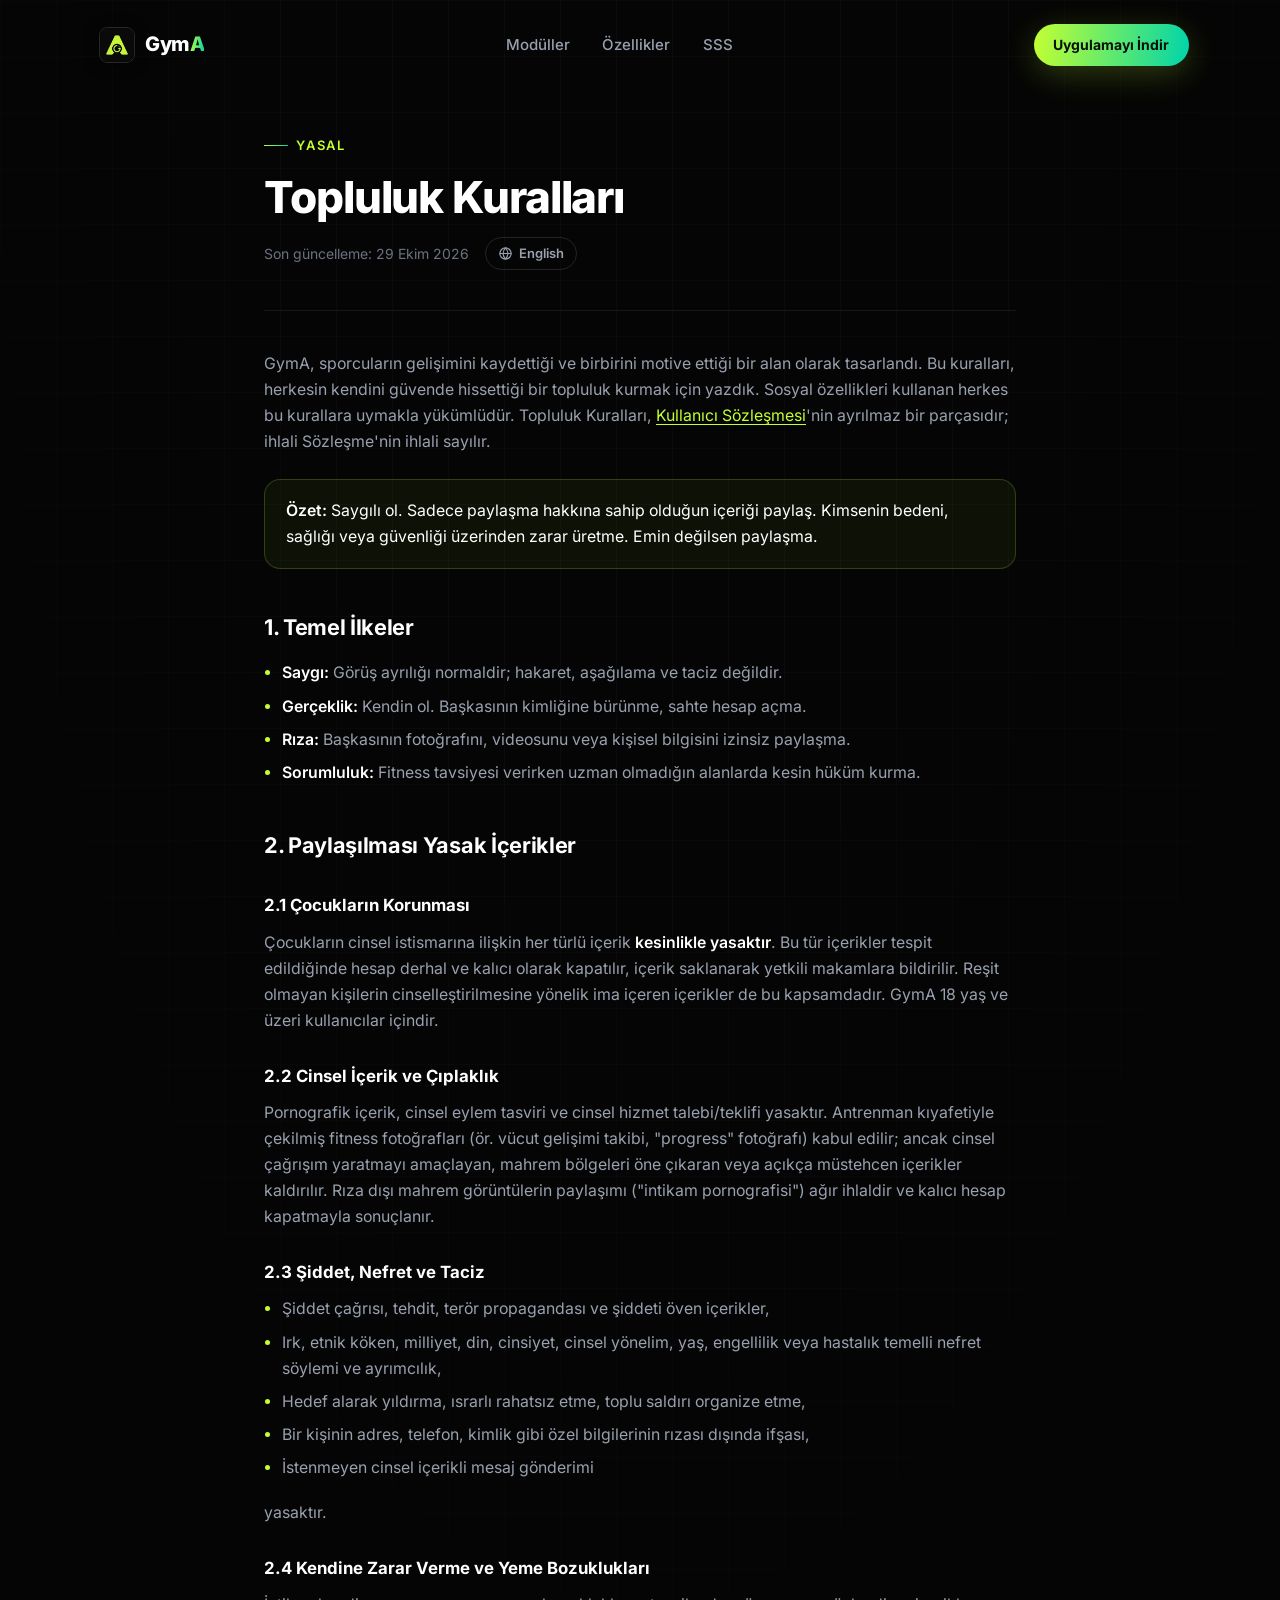
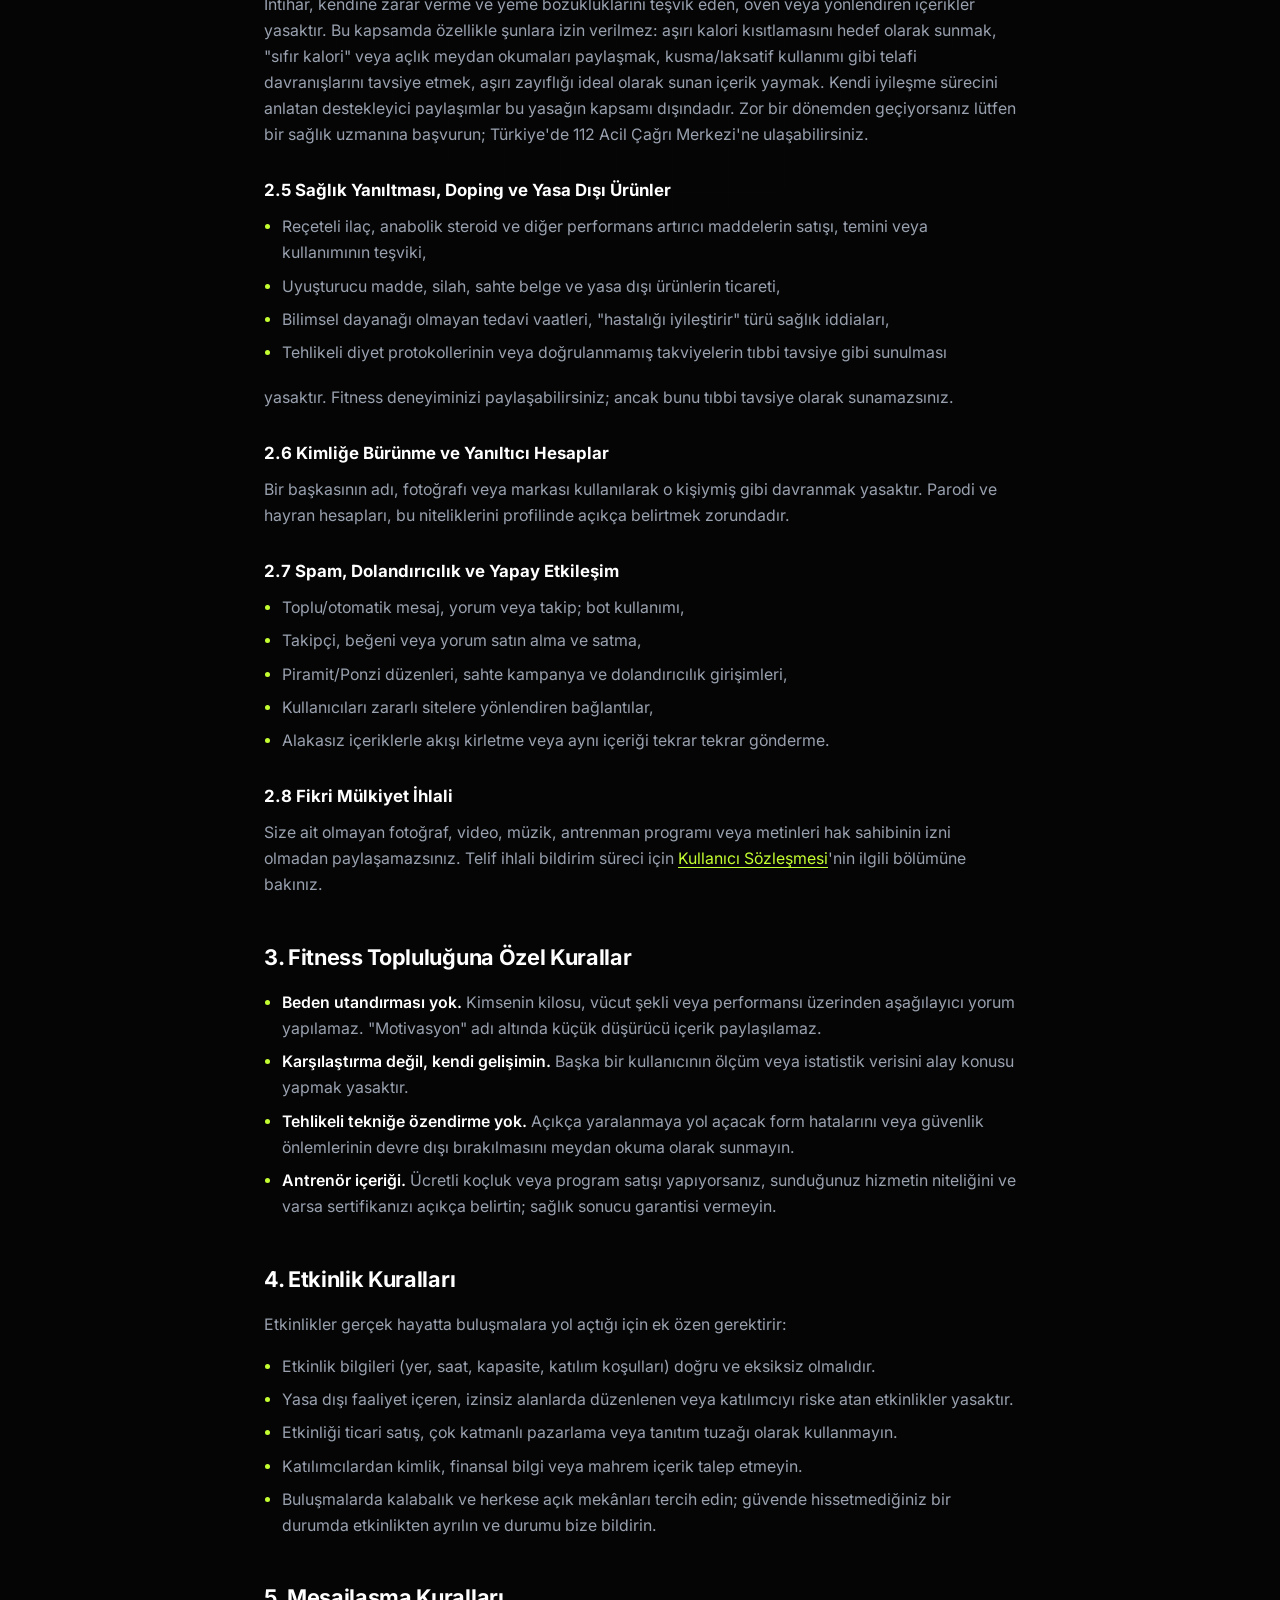
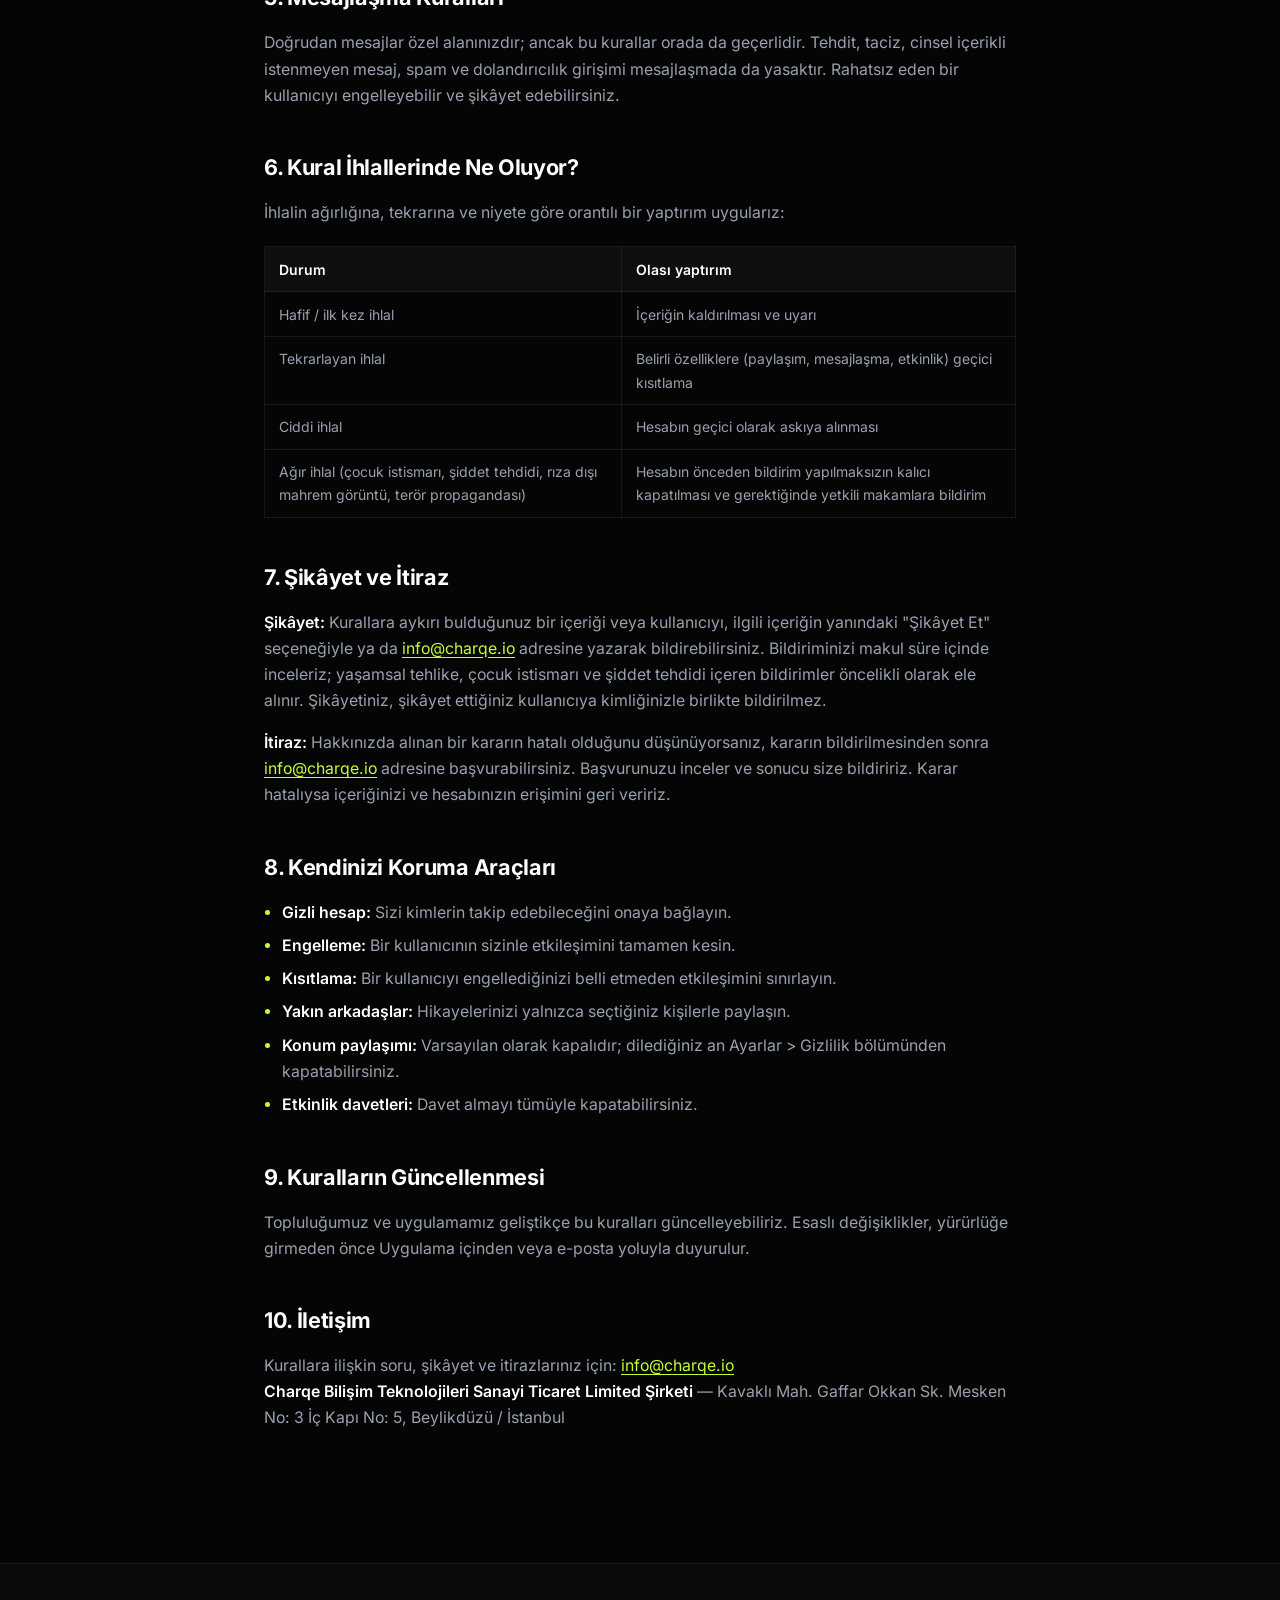
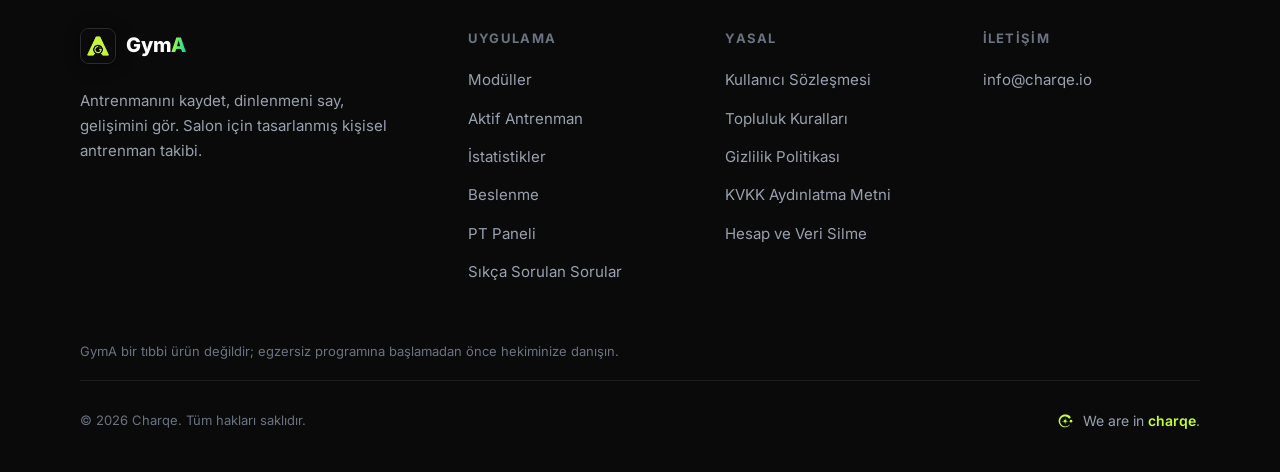
<file: topluluk-kurallari/index.html>
<!DOCTYPE html><html lang="tr"> <head><meta charset="utf-8"><meta name="viewport" content="width=device-width, initial-scale=1"><title>Topluluk Kuralları — GymA</title><meta name="description" content="GymA'nın sosyal özelliklerinde geçerli içerik standartları, yasaklı davranışlar, şikâyet ve itiraz süreçleri."><meta name="theme-color" content="#0A0A0A"><link rel="icon" type="image/png" href="/favicon.png"><link rel="apple-touch-icon" href="/icon.png"><link rel="alternate" hreflang="tr" href="https://gyma.charqe.io/topluluk-kurallari"><link rel="alternate" hreflang="en" href="https://gyma.charqe.io/community-guidelines"><meta property="og:type" content="website"><meta property="og:title" content="Topluluk Kuralları — GymA"><meta property="og:description" content="GymA'nın sosyal özelliklerinde geçerli içerik standartları, yasaklı davranışlar, şikâyet ve itiraz süreçleri."><meta property="og:image" content="https://gyma.charqe.io/icon.png"><meta property="og:locale" content="tr_TR"><meta property="og:locale:alternate" content="en_US"><meta name="twitter:card" content="summary"><script>
      // Reveal animasyonlari icin JS kapisi — script calismazsa icerik gorunur kalir.
      document.documentElement.classList.add('js');
      if (window.matchMedia('(prefers-reduced-motion: reduce)').matches) {
        document.documentElement.classList.add('reduced-motion');
      }
    </script><link rel="stylesheet" href="/_astro/account-deletion.ClmFzx1L.css">
<style>.legal[data-astro-cid-dpidqgiz]{position:relative;padding-top:clamp(7.5rem,14vh,10rem);padding-bottom:var(--section-pad)}.legal-container[data-astro-cid-dpidqgiz]{max-width:47rem;position:relative}.legal-header[data-astro-cid-dpidqgiz] h1[data-astro-cid-dpidqgiz]{font-size:clamp(1.9rem,4.5vw,2.75rem);font-weight:800;letter-spacing:-.025em;line-height:1.15;margin-top:1rem}.legal-meta[data-astro-cid-dpidqgiz]{display:flex;flex-wrap:wrap;align-items:center;gap:.6rem 1rem;margin-top:.9rem}.legal-updated[data-astro-cid-dpidqgiz]{color:var(--text-3);font-size:.875rem}.legal-lang[data-astro-cid-dpidqgiz]{display:inline-flex;align-items:center;gap:.4rem;padding:.3rem .75rem;border:1px solid var(--border-strong);border-radius:var(--radius-full);color:var(--text-2);font-size:.8125rem;font-weight:600;transition:color .2s ease,border-color .2s ease}.legal-lang[data-astro-cid-dpidqgiz]:hover{color:var(--accent);border-color:var(--border-accent)}.legal-notice[data-astro-cid-dpidqgiz]{margin-top:1.25rem;padding:.85rem 1.1rem;border-left:2px solid var(--accent);background:var(--accent-subtle-05);border-radius:0 var(--radius-md) var(--radius-md) 0;color:var(--text-2);font-size:.875rem}.legal-notice[data-astro-cid-dpidqgiz] a[data-astro-cid-dpidqgiz]{color:var(--accent);text-decoration:underline;text-underline-offset:3px}.legal-body[data-astro-cid-dpidqgiz]{margin-top:2.5rem;border-top:1px solid var(--border);padding-top:2.5rem}.legal-body[data-astro-cid-dpidqgiz] h2{font-size:1.35rem;font-weight:700;letter-spacing:-.015em;margin-top:2.6rem;margin-bottom:.9rem}.legal-body[data-astro-cid-dpidqgiz] h3{font-size:1.05rem;font-weight:700;margin-top:1.8rem;margin-bottom:.6rem}.legal-body[data-astro-cid-dpidqgiz] p{color:var(--text-2);font-size:.9875rem;margin-bottom:1rem}.legal-body[data-astro-cid-dpidqgiz] ul,.legal-body[data-astro-cid-dpidqgiz] ol{margin:0 0 1.15rem;padding-left:1.1rem;display:flex;flex-direction:column;gap:.45rem}.legal-body[data-astro-cid-dpidqgiz] ul{list-style:disc}.legal-body[data-astro-cid-dpidqgiz] ol{list-style:decimal}.legal-body[data-astro-cid-dpidqgiz] li{color:var(--text-2);font-size:.9875rem}.legal-body[data-astro-cid-dpidqgiz] li::marker{color:var(--accent)}.legal-body[data-astro-cid-dpidqgiz] strong{color:var(--text-1);font-weight:600}.legal-body[data-astro-cid-dpidqgiz] a{color:var(--accent);text-decoration:underline;text-underline-offset:3px}.legal-body[data-astro-cid-dpidqgiz] table{width:100%;border-collapse:collapse;margin:1.25rem 0 1.5rem;font-size:.875rem;display:block;overflow-x:auto}.legal-body[data-astro-cid-dpidqgiz] th{text-align:left;color:var(--text-1);font-weight:600;padding:.65rem .9rem;background:#ffffff0a;border:1px solid var(--border);white-space:nowrap}.legal-body[data-astro-cid-dpidqgiz] td{color:var(--text-2);padding:.65rem .9rem;border:1px solid var(--border);vertical-align:top;min-width:9rem}.legal-body[data-astro-cid-dpidqgiz] .callout{background:var(--accent-subtle-05);border:1px solid var(--border-accent);border-radius:var(--radius-md);padding:1.1rem 1.3rem;margin:1.5rem 0}.legal-body[data-astro-cid-dpidqgiz] .callout p{margin:0;color:var(--text-1)}
</style></head> <body> <header class="nav-wrap" data-astro-cid-4lunwx2e> <nav class="nav container" aria-label="Ana gezinme" data-astro-cid-4lunwx2e> <a href="/" class="logo" aria-label="GymA ana sayfa" data-astro-cid-tvrurpns> <img class="logo-mark" src="/logo-icon.png" alt="" width="36" height="36" data-astro-cid-tvrurpns> <span class="logo-text" data-astro-cid-tvrurpns>Gym<span class="grad-text" data-astro-cid-tvrurpns>A</span></span> </a>  <ul class="nav-links" data-astro-cid-4lunwx2e> <li data-astro-cid-4lunwx2e><a href="/#moduller" class="nav-link" data-astro-cid-4lunwx2e>Modüller</a></li><li data-astro-cid-4lunwx2e><a href="/#ozellikler" class="nav-link" data-astro-cid-4lunwx2e>Özellikler</a></li><li data-astro-cid-4lunwx2e><a href="/#sss" class="nav-link" data-astro-cid-4lunwx2e>SSS</a></li> </ul> <div class="nav-actions" data-astro-cid-4lunwx2e> <a href="/#indir" class="btn btn-primary nav-cta" data-astro-cid-4lunwx2e>Uygulamayı İndir</a> <button type="button" class="menu-btn" aria-expanded="false" aria-controls="mobile-menu" aria-label="Menüyü aç" data-label-open="Menüyü aç" data-label-close="Menüyü kapat" data-astro-cid-4lunwx2e> <svg class="icon-open" viewBox="0 0 24 24" fill="none" stroke="currentColor" stroke-width="2" stroke-linecap="round" width="22" height="22" aria-hidden="true" data-astro-cid-4lunwx2e> <path d="M4 7h16M4 12h16M4 17h16" data-astro-cid-4lunwx2e></path> </svg> <svg class="icon-close" viewBox="0 0 24 24" fill="none" stroke="currentColor" stroke-width="2" stroke-linecap="round" width="22" height="22" aria-hidden="true" data-astro-cid-4lunwx2e> <path d="M6 6l12 12M18 6L6 18" data-astro-cid-4lunwx2e></path> </svg> </button> </div> </nav> <div class="mobile-menu" id="mobile-menu" hidden data-astro-cid-4lunwx2e> <ul data-astro-cid-4lunwx2e> <li data-astro-cid-4lunwx2e><a href="/#moduller" class="mobile-link" data-astro-cid-4lunwx2e>Modüller</a></li><li data-astro-cid-4lunwx2e><a href="/#ozellikler" class="mobile-link" data-astro-cid-4lunwx2e>Özellikler</a></li><li data-astro-cid-4lunwx2e><a href="/#sss" class="mobile-link" data-astro-cid-4lunwx2e>SSS</a></li> <li data-astro-cid-4lunwx2e><a href="/#indir" class="btn btn-primary mobile-cta" data-astro-cid-4lunwx2e>Uygulamayı İndir</a></li> </ul> </div> </header>  <script type="module">const r=document.querySelector(".nav-wrap"),e=document.querySelector(".menu-btn"),n=document.getElementById("mobile-menu"),l=()=>{r?.classList.toggle("scrolled",window.scrollY>12)};l();window.addEventListener("scroll",l,{passive:!0});const s=e?.dataset.labelOpen??"",o=e?.dataset.labelClose??"",a=()=>{e?.setAttribute("aria-expanded","false"),e?.setAttribute("aria-label",s),n?.setAttribute("hidden","")};e?.addEventListener("click",()=>{e.getAttribute("aria-expanded")==="true"?a():(e.setAttribute("aria-expanded","true"),e.setAttribute("aria-label",o),n?.removeAttribute("hidden"))});n?.querySelectorAll("a").forEach(t=>t.addEventListener("click",a));window.addEventListener("keydown",t=>{t.key==="Escape"&&a()});</script> <main>  <article class="legal" data-astro-cid-dpidqgiz> <div class="bg-grid" aria-hidden="true" data-astro-cid-dpidqgiz></div> <div class="container legal-container" data-astro-cid-dpidqgiz> <header class="legal-header" data-astro-cid-dpidqgiz> <p class="eyebrow" data-astro-cid-dpidqgiz>Yasal</p> <h1 data-astro-cid-dpidqgiz>Topluluk Kuralları</h1> <div class="legal-meta" data-astro-cid-dpidqgiz> <p class="legal-updated" data-astro-cid-dpidqgiz>Son güncelleme: 29 Ekim 2026</p> <a class="legal-lang" href="/community-guidelines" hreflang="en" lang="en" aria-label="Read this document in English" data-astro-cid-dpidqgiz> <svg viewBox="0 0 24 24" width="15" height="15" fill="none" stroke="currentColor" stroke-width="1.8" stroke-linecap="round" stroke-linejoin="round" aria-hidden="true" data-astro-cid-dpidqgiz> <circle cx="12" cy="12" r="9" data-astro-cid-dpidqgiz></circle> <path d="M3 12h18M12 3c2.5 2.6 3.8 5.6 3.8 9s-1.3 6.4-3.8 9c-2.5-2.6-3.8-5.6-3.8-9S9.5 5.6 12 3z" data-astro-cid-dpidqgiz></path> </svg> English </a> </div>  </header> <div class="legal-body" data-astro-cid-dpidqgiz>  <p>
GymA, sporcuların gelişimini kaydettiği ve birbirini motive ettiği bir alan olarak tasarlandı. Bu kuralları, herkesin kendini güvende hissettiği bir topluluk kurmak için yazdık. Sosyal özellikleri kullanan herkes bu kurallara uymakla yükümlüdür. Topluluk Kuralları, <a href="/kullanici-sozlesmesi">Kullanıcı Sözleşmesi</a>'nin ayrılmaz bir parçasıdır; ihlali Sözleşme'nin ihlali sayılır.
</p> <div class="callout"> <p> <strong>Özet:</strong> Saygılı ol. Sadece paylaşma hakkına sahip olduğun içeriği paylaş. Kimsenin bedeni, sağlığı veya güvenliği üzerinden zarar üretme. Emin değilsen paylaşma.
</p> </div> <h2>1. Temel İlkeler</h2> <ul> <li><strong>Saygı:</strong> Görüş ayrılığı normaldir; hakaret, aşağılama ve taciz değildir.</li> <li><strong>Gerçeklik:</strong> Kendin ol. Başkasının kimliğine bürünme, sahte hesap açma.</li> <li><strong>Rıza:</strong> Başkasının fotoğrafını, videosunu veya kişisel bilgisini izinsiz paylaşma.</li> <li><strong>Sorumluluk:</strong> Fitness tavsiyesi verirken uzman olmadığın alanlarda kesin hüküm kurma.</li> </ul> <h2>2. Paylaşılması Yasak İçerikler</h2> <h3>2.1 Çocukların Korunması</h3> <p>
Çocukların cinsel istismarına ilişkin her türlü içerik <strong>kesinlikle yasaktır</strong>. Bu tür içerikler tespit edildiğinde hesap derhal ve kalıcı olarak kapatılır, içerik saklanarak yetkili makamlara bildirilir. Reşit olmayan kişilerin cinselleştirilmesine yönelik ima içeren içerikler de bu kapsamdadır. GymA 18 yaş ve üzeri kullanıcılar içindir.
</p> <h3>2.2 Cinsel İçerik ve Çıplaklık</h3> <p>
Pornografik içerik, cinsel eylem tasviri ve cinsel hizmet talebi/teklifi yasaktır. Antrenman kıyafetiyle çekilmiş fitness fotoğrafları (ör. vücut gelişimi takibi, "progress" fotoğrafı) kabul edilir; ancak cinsel çağrışım yaratmayı amaçlayan, mahrem bölgeleri öne çıkaran veya açıkça müstehcen içerikler kaldırılır. Rıza dışı mahrem görüntülerin paylaşımı ("intikam pornografisi") ağır ihlaldir ve kalıcı hesap kapatmayla sonuçlanır.
</p> <h3>2.3 Şiddet, Nefret ve Taciz</h3> <ul> <li>Şiddet çağrısı, tehdit, terör propagandası ve şiddeti öven içerikler,</li> <li>Irk, etnik köken, milliyet, din, cinsiyet, cinsel yönelim, yaş, engellilik veya hastalık temelli nefret söylemi ve ayrımcılık,</li> <li>Hedef alarak yıldırma, ısrarlı rahatsız etme, toplu saldırı organize etme,</li> <li>Bir kişinin adres, telefon, kimlik gibi özel bilgilerinin rızası dışında ifşası,</li> <li>İstenmeyen cinsel içerikli mesaj gönderimi</li> </ul> <p>
yasaktır.
</p> <h3>2.4 Kendine Zarar Verme ve Yeme Bozuklukları</h3> <p>
İntihar, kendine zarar verme ve yeme bozukluklarını teşvik eden, öven veya yönlendiren içerikler yasaktır. Bu kapsamda özellikle şunlara izin verilmez: aşırı kalori kısıtlamasını hedef olarak sunmak, "sıfır kalori" veya açlık meydan okumaları paylaşmak, kusma/laksatif kullanımı gibi telafi davranışlarını tavsiye etmek, aşırı zayıflığı ideal olarak sunan içerik yaymak. Kendi iyileşme sürecini anlatan destekleyici paylaşımlar bu yasağın kapsamı dışındadır. Zor bir dönemden geçiyorsanız lütfen bir sağlık uzmanına başvurun; Türkiye'de 112 Acil Çağrı Merkezi'ne ulaşabilirsiniz.
</p> <h3>2.5 Sağlık Yanıltması, Doping ve Yasa Dışı Ürünler</h3> <ul> <li>Reçeteli ilaç, anabolik steroid ve diğer performans artırıcı maddelerin satışı, temini veya kullanımının teşviki,</li> <li>Uyuşturucu madde, silah, sahte belge ve yasa dışı ürünlerin ticareti,</li> <li>Bilimsel dayanağı olmayan tedavi vaatleri, "hastalığı iyileştirir" türü sağlık iddiaları,</li> <li>Tehlikeli diyet protokollerinin veya doğrulanmamış takviyelerin tıbbi tavsiye gibi sunulması</li> </ul> <p>
yasaktır. Fitness deneyiminizi paylaşabilirsiniz; ancak bunu tıbbi tavsiye olarak sunamazsınız.
</p> <h3>2.6 Kimliğe Bürünme ve Yanıltıcı Hesaplar</h3> <p>
Bir başkasının adı, fotoğrafı veya markası kullanılarak o kişiymiş gibi davranmak yasaktır. Parodi ve hayran hesapları, bu niteliklerini profilinde açıkça belirtmek zorundadır.
</p> <h3>2.7 Spam, Dolandırıcılık ve Yapay Etkileşim</h3> <ul> <li>Toplu/otomatik mesaj, yorum veya takip; bot kullanımı,</li> <li>Takipçi, beğeni veya yorum satın alma ve satma,</li> <li>Piramit/Ponzi düzenleri, sahte kampanya ve dolandırıcılık girişimleri,</li> <li>Kullanıcıları zararlı sitelere yönlendiren bağlantılar,</li> <li>Alakasız içeriklerle akışı kirletme veya aynı içeriği tekrar tekrar gönderme.</li> </ul> <h3>2.8 Fikri Mülkiyet İhlali</h3> <p>
Size ait olmayan fotoğraf, video, müzik, antrenman programı veya metinleri hak sahibinin izni olmadan paylaşamazsınız. Telif ihlali bildirim süreci için <a href="/kullanici-sozlesmesi">Kullanıcı Sözleşmesi</a>'nin ilgili bölümüne bakınız.
</p> <h2>3. Fitness Topluluğuna Özel Kurallar</h2> <ul> <li><strong>Beden utandırması yok.</strong> Kimsenin kilosu, vücut şekli veya performansı üzerinden aşağılayıcı yorum yapılamaz. "Motivasyon" adı altında küçük düşürücü içerik paylaşılamaz.</li> <li><strong>Karşılaştırma değil, kendi gelişimin.</strong> Başka bir kullanıcının ölçüm veya istatistik verisini alay konusu yapmak yasaktır.</li> <li><strong>Tehlikeli tekniğe özendirme yok.</strong> Açıkça yaralanmaya yol açacak form hatalarını veya güvenlik önlemlerinin devre dışı bırakılmasını meydan okuma olarak sunmayın.</li> <li><strong>Antrenör içeriği.</strong> Ücretli koçluk veya program satışı yapıyorsanız, sunduğunuz hizmetin niteliğini ve varsa sertifikanızı açıkça belirtin; sağlık sonucu garantisi vermeyin.</li> </ul> <h2>4. Etkinlik Kuralları</h2> <p>
Etkinlikler gerçek hayatta buluşmalara yol açtığı için ek özen gerektirir:
</p> <ul> <li>Etkinlik bilgileri (yer, saat, kapasite, katılım koşulları) doğru ve eksiksiz olmalıdır.</li> <li>Yasa dışı faaliyet içeren, izinsiz alanlarda düzenlenen veya katılımcıyı riske atan etkinlikler yasaktır.</li> <li>Etkinliği ticari satış, çok katmanlı pazarlama veya tanıtım tuzağı olarak kullanmayın.</li> <li>Katılımcılardan kimlik, finansal bilgi veya mahrem içerik talep etmeyin.</li> <li>Buluşmalarda kalabalık ve herkese açık mekânları tercih edin; güvende hissetmediğiniz bir durumda etkinlikten ayrılın ve durumu bize bildirin.</li> </ul> <h2>5. Mesajlaşma Kuralları</h2> <p>
Doğrudan mesajlar özel alanınızdır; ancak bu kurallar orada da geçerlidir. Tehdit, taciz, cinsel içerikli istenmeyen mesaj, spam ve dolandırıcılık girişimi mesajlaşmada da yasaktır. Rahatsız eden bir kullanıcıyı engelleyebilir ve şikâyet edebilirsiniz.
</p> <h2>6. Kural İhlallerinde Ne Oluyor?</h2> <p>
İhlalin ağırlığına, tekrarına ve niyete göre orantılı bir yaptırım uygularız:
</p> <table> <thead> <tr> <th>Durum</th> <th>Olası yaptırım</th> </tr> </thead> <tbody> <tr> <td>Hafif / ilk kez ihlal</td> <td>İçeriğin kaldırılması ve uyarı</td> </tr> <tr> <td>Tekrarlayan ihlal</td> <td>Belirli özelliklere (paylaşım, mesajlaşma, etkinlik) geçici kısıtlama</td> </tr> <tr> <td>Ciddi ihlal</td> <td>Hesabın geçici olarak askıya alınması</td> </tr> <tr> <td>Ağır ihlal (çocuk istismarı, şiddet tehdidi, rıza dışı mahrem görüntü, terör propagandası)</td> <td>Hesabın önceden bildirim yapılmaksızın kalıcı kapatılması ve gerektiğinde yetkili makamlara bildirim</td> </tr> </tbody> </table> <h2>7. Şikâyet ve İtiraz</h2> <p> <strong>Şikâyet:</strong> Kurallara aykırı bulduğunuz bir içeriği veya kullanıcıyı, ilgili içeriğin yanındaki "Şikâyet Et" seçeneğiyle ya da <a href="mailto:info@charqe.io">info@charqe.io</a> adresine yazarak bildirebilirsiniz. Bildiriminizi makul süre içinde inceleriz; yaşamsal tehlike, çocuk istismarı ve şiddet tehdidi içeren bildirimler öncelikli olarak ele alınır. Şikâyetiniz, şikâyet ettiğiniz kullanıcıya kimliğinizle birlikte bildirilmez.
</p> <p> <strong>İtiraz:</strong> Hakkınızda alınan bir kararın hatalı olduğunu düşünüyorsanız, kararın bildirilmesinden sonra <a href="mailto:info@charqe.io">info@charqe.io</a> adresine başvurabilirsiniz. Başvurunuzu inceler ve sonucu size bildiririz. Karar hatalıysa içeriğinizi ve hesabınızın erişimini geri veririz.
</p> <h2>8. Kendinizi Koruma Araçları</h2> <ul> <li><strong>Gizli hesap:</strong> Sizi kimlerin takip edebileceğini onaya bağlayın.</li> <li><strong>Engelleme:</strong> Bir kullanıcının sizinle etkileşimini tamamen kesin.</li> <li><strong>Kısıtlama:</strong> Bir kullanıcıyı engellediğinizi belli etmeden etkileşimini sınırlayın.</li> <li><strong>Yakın arkadaşlar:</strong> Hikayelerinizi yalnızca seçtiğiniz kişilerle paylaşın.</li> <li><strong>Konum paylaşımı:</strong> Varsayılan olarak kapalıdır; dilediğiniz an Ayarlar &gt; Gizlilik bölümünden kapatabilirsiniz.</li> <li><strong>Etkinlik davetleri:</strong> Davet almayı tümüyle kapatabilirsiniz.</li> </ul> <h2>9. Kuralların Güncellenmesi</h2> <p>
Topluluğumuz ve uygulamamız geliştikçe bu kuralları güncelleyebiliriz. Esaslı değişiklikler, yürürlüğe girmeden önce Uygulama içinden veya e-posta yoluyla duyurulur.
</p> <h2>10. İletişim</h2> <p>
Kurallara ilişkin soru, şikâyet ve itirazlarınız için: <a href="mailto:info@charqe.io">info@charqe.io</a><br> <strong>Charqe Bilişim Teknolojileri Sanayi Ticaret Limited Şirketi</strong> — Kavaklı Mah. Gaffar Okkan Sk. Mesken No: 3 İç Kapı No: 5, Beylikdüzü / İstanbul
</p>  </div> </div> </article>  </main> <footer class="footer" data-astro-cid-gcn2mc3v> <div class="container" data-astro-cid-gcn2mc3v> <div class="footer-grid" data-astro-cid-gcn2mc3v> <div class="footer-brand" data-astro-cid-gcn2mc3v> <a href="/" class="logo" aria-label="GymA ana sayfa" data-astro-cid-tvrurpns> <img class="logo-mark" src="/logo-icon.png" alt="" width="36" height="36" data-astro-cid-tvrurpns> <span class="logo-text" data-astro-cid-tvrurpns>Gym<span class="grad-text" data-astro-cid-tvrurpns>A</span></span> </a>  <p class="footer-tagline" data-astro-cid-gcn2mc3v> Antrenmanını kaydet, dinlenmeni say, gelişimini gör. Salon için tasarlanmış kişisel antrenman takibi. </p> </div> <nav class="footer-col" aria-label="Uygulama bağlantıları" data-astro-cid-gcn2mc3v> <h3 data-astro-cid-gcn2mc3v>Uygulama</h3> <ul data-astro-cid-gcn2mc3v> <li data-astro-cid-gcn2mc3v><a href="/#moduller" data-astro-cid-gcn2mc3v>Modüller</a></li><li data-astro-cid-gcn2mc3v><a href="/#antrenman" data-astro-cid-gcn2mc3v>Aktif Antrenman</a></li><li data-astro-cid-gcn2mc3v><a href="/#istatistik" data-astro-cid-gcn2mc3v>İstatistikler</a></li><li data-astro-cid-gcn2mc3v><a href="/#beslenme" data-astro-cid-gcn2mc3v>Beslenme</a></li><li data-astro-cid-gcn2mc3v><a href="/#pt" data-astro-cid-gcn2mc3v>PT Paneli</a></li><li data-astro-cid-gcn2mc3v><a href="/#sss" data-astro-cid-gcn2mc3v>Sıkça Sorulan Sorular</a></li> </ul> </nav> <nav class="footer-col" aria-label="Yasal bağlantılar" data-astro-cid-gcn2mc3v> <h3 data-astro-cid-gcn2mc3v>Yasal</h3> <ul data-astro-cid-gcn2mc3v> <li data-astro-cid-gcn2mc3v><a href="/kullanici-sozlesmesi" data-astro-cid-gcn2mc3v>Kullanıcı Sözleşmesi</a></li><li data-astro-cid-gcn2mc3v><a href="/topluluk-kurallari" data-astro-cid-gcn2mc3v>Topluluk Kuralları</a></li><li data-astro-cid-gcn2mc3v><a href="/gizlilik-politikasi" data-astro-cid-gcn2mc3v>Gizlilik Politikası</a></li><li data-astro-cid-gcn2mc3v><a href="/kvkk-aydinlatma-metni" data-astro-cid-gcn2mc3v>KVKK Aydınlatma Metni</a></li><li data-astro-cid-gcn2mc3v><a href="/hesap-silme" data-astro-cid-gcn2mc3v>Hesap ve Veri Silme</a></li> </ul> </nav> <div class="footer-col" data-astro-cid-gcn2mc3v> <h3 data-astro-cid-gcn2mc3v>İletişim</h3> <ul data-astro-cid-gcn2mc3v> <li data-astro-cid-gcn2mc3v> <a href="mailto:info@charqe.io" data-astro-cid-gcn2mc3v>info@charqe.io</a> </li> </ul> </div> </div> <p class="footer-disclaimer" data-astro-cid-gcn2mc3v> GymA bir tıbbi ürün değildir; egzersiz programına başlamadan önce hekiminize danışın. </p> <div class="footer-bottom" data-astro-cid-gcn2mc3v> <p data-astro-cid-gcn2mc3v>© 2026 Charqe. Tüm hakları saklıdır.</p> <p class="footer-charqe" data-astro-cid-gcn2mc3v> <svg class="footer-charqe-mark" viewBox="0 0 64 64" aria-hidden="true" data-astro-cid-gcn2mc3v> <path d="M46.33 44.02L45.75 44.77L45.12 45.49L44.45 46.17L43.75 46.81L43.01 47.42L42.24 48L41.44 48.53L40.61 49.02L39.76 49.47L38.88 49.88L37.98 50.24L37.06 50.55L36.12 50.82L35.17 51.04L34.21 51.21L33.24 51.34L32.26 51.41L31.28 51.43L30.29 51.41L29.31 51.33L28.33 51.2L27.36 51.03L26.39 50.8L25.44 50.53L24.5 50.2L23.57 49.83L22.67 49.41L21.78 48.95L20.92 48.44L20.09 47.88L19.28 47.28L18.5 46.65L17.75 45.97L17.04 45.25L16.37 44.5L15.73 43.71L15.13 42.89L14.58 42.04L14.06 41.16L13.6 40.26L13.17 39.33L12.8 38.38L12.47 37.41L12.19 36.42L11.96 35.42L11.78 34.41L11.66 33.39L11.58 32.36L11.56 31.32L11.59 30.29L11.67 29.26L11.81 28.23L12 27.21L12.23 26.19L12.53 25.19L12.87 24.2L13.26 23.24L13.7 22.29L14.19 21.36L14.72 20.46L15.3 19.58L15.93 18.73L16.6 17.92L17.31 17.14L18.06 16.39L18.85 15.69L19.67 15.02L20.53 14.39L21.42 13.81L22.34 13.28L23.29 12.79L24.26 12.34L25.25 11.95L26.26 11.61L27.3 11.31L28.34 11.08L29.4 10.89L30.47 10.76L31.54 10.68L32.62 10.65L33.7 10.68L34.78 10.77L35.85 10.91L36.92 11.1L37.98 11.35L39.02 11.65L40.05 12.01L41.06 12.42L42.05 12.87L43.02 13.38L43.96 13.94L44.88 14.55L45.76 15.2L46.61 15.89L47.42 16.63L48.2 17.41A3.8 3.8 0 0 1 42.55 22.5L42.08 21.96L41.58 21.44L41.05 20.95L40.5 20.48L39.92 20.05L39.32 19.64L38.7 19.26L38.06 18.91L37.4 18.6L36.72 18.32L36.03 18.07L35.33 17.85L34.62 17.68L33.89 17.53L33.16 17.43L32.43 17.36L31.69 17.33L30.94 17.34L30.2 17.38L29.46 17.46L28.72 17.58L27.99 17.74L27.26 17.93L26.55 18.16L25.85 18.43L25.15 18.73L24.48 19.07L23.82 19.44L23.18 19.85L22.56 20.29L21.96 20.76L21.38 21.26L20.83 21.79L20.31 22.35L19.81 22.93L19.34 23.54L18.91 24.18L18.5 24.84L18.13 25.51L17.79 26.21L17.49 26.93L17.23 27.66L17 28.4L16.8 29.16L16.65 29.93L16.53 30.7L16.46 31.49L16.42 32.27L16.43 33.06L16.47 33.85L16.55 34.64L16.67 35.42L16.84 36.2L17.04 36.97L17.28 37.73L17.56 38.48L17.88 39.21L18.23 39.93L18.63 40.64L19.05 41.32L19.52 41.98L20.01 42.62L20.54 43.24L21.1 43.82L21.69 44.39L22.31 44.92L22.96 45.42L23.63 45.88L24.33 46.32L25.05 46.72L25.79 47.08L26.54 47.41L27.32 47.7L28.11 47.95L28.91 48.16L29.73 48.33L30.55 48.45L31.39 48.54L32.22 48.59L33.06 48.59L33.9 48.55L34.74 48.47L35.58 48.35L36.41 48.18L37.23 47.97L38.05 47.72L38.85 47.43L39.64 47.1L40.41 46.73L41.17 46.32L41.91 45.88L42.62 45.39L43.31 44.87L43.98 44.32L44.63 43.73L45.25 43.12A0.7 0.7 0 0 1 46.33 44.02Z" data-astro-cid-gcn2mc3v></path> <circle cx="50.5" cy="32" r="4.2" data-astro-cid-gcn2mc3v></circle> <path d="M32 20.4L33.22 29.04L36.81 27.19L34.96 30.78L43.6 32L34.96 33.22L36.81 36.81L33.22 34.96L32 43.6L30.78 34.96L27.19 36.81L29.04 33.22L20.4 32L29.04 30.78L27.19 27.19L30.78 29.04L32 20.4Z" data-astro-cid-gcn2mc3v></path> </svg> <span data-astro-cid-gcn2mc3v>We are in <a href="https://charqe.io" target="_blank" rel="noopener" data-astro-cid-gcn2mc3v>charqe</a>.</span> </p> </div> </div> </footer>  </body></html>
</file>
<file: _astro/account-deletion.ClmFzx1L.css>
@font-face{font-family:Inter Variable;font-style:normal;font-display:swap;font-weight:100 900;src:url(/_astro/inter-cyrillic-ext-wght-normal.BOeWTOD4.woff2) format("woff2-variations");unicode-range:U+0460-052F,U+1C80-1C8A,U+20B4,U+2DE0-2DFF,U+A640-A69F,U+FE2E-FE2F}@font-face{font-family:Inter Variable;font-style:normal;font-display:swap;font-weight:100 900;src:url(/_astro/inter-cyrillic-wght-normal.DqGufNeO.woff2) format("woff2-variations");unicode-range:U+0301,U+0400-045F,U+0490-0491,U+04B0-04B1,U+2116}@font-face{font-family:Inter Variable;font-style:normal;font-display:swap;font-weight:100 900;src:url(/_astro/inter-greek-ext-wght-normal.DlzME5K_.woff2) format("woff2-variations");unicode-range:U+1F00-1FFF}@font-face{font-family:Inter Variable;font-style:normal;font-display:swap;font-weight:100 900;src:url(/_astro/inter-greek-wght-normal.CkhJZR-_.woff2) format("woff2-variations");unicode-range:U+0370-0377,U+037A-037F,U+0384-038A,U+038C,U+038E-03A1,U+03A3-03FF}@font-face{font-family:Inter Variable;font-style:normal;font-display:swap;font-weight:100 900;src:url(/_astro/inter-vietnamese-wght-normal.CBcvBZtf.woff2) format("woff2-variations");unicode-range:U+0102-0103,U+0110-0111,U+0128-0129,U+0168-0169,U+01A0-01A1,U+01AF-01B0,U+0300-0301,U+0303-0304,U+0308-0309,U+0323,U+0329,U+1EA0-1EF9,U+20AB}@font-face{font-family:Inter Variable;font-style:normal;font-display:swap;font-weight:100 900;src:url(/_astro/inter-latin-ext-wght-normal.DO1Apj_S.woff2) format("woff2-variations");unicode-range:U+0100-02BA,U+02BD-02C5,U+02C7-02CC,U+02CE-02D7,U+02DD-02FF,U+0304,U+0308,U+0329,U+1D00-1DBF,U+1E00-1E9F,U+1EF2-1EFF,U+2020,U+20A0-20AB,U+20AD-20C0,U+2113,U+2C60-2C7F,U+A720-A7FF}@font-face{font-family:Inter Variable;font-style:normal;font-display:swap;font-weight:100 900;src:url(/_astro/inter-latin-wght-normal.Dx4kXJAl.woff2) format("woff2-variations");unicode-range:U+0000-00FF,U+0131,U+0152-0153,U+02BB-02BC,U+02C6,U+02DA,U+02DC,U+0304,U+0308,U+0329,U+2000-206F,U+20AC,U+2122,U+2191,U+2193,U+2212,U+2215,U+FEFF,U+FFFD}:root{--bg-body: #050505;--bg-primary: #0a0a0a;--bg-card: #111111;--bg-card-2: #161616;--bg-tertiary: #2a2a2a;--accent: #c4ff32;--accent-2: #00d4aa;--accent-gradient: linear-gradient(96deg, var(--accent) 0%, var(--accent-2) 100%);--accent-subtle-05: rgba(196, 255, 50, .05);--accent-subtle-10: rgba(196, 255, 50, .1);--accent-subtle-20: rgba(196, 255, 50, .2);--text-1: #ffffff;--text-2: #99a1af;--text-3: #6b7280;--text-on-accent: #051007;--success: #22c55e;--warning: #f59e0b;--error: #ef4444;--info: #3b82f6;--border: rgba(255, 255, 255, .07);--border-strong: rgba(255, 255, 255, .12);--border-accent: rgba(196, 255, 50, .2);--container: 1120px;--radius-sm: 10px;--radius-md: 16px;--radius-lg: 24px;--radius-full: 999px;--section-pad: clamp(4.5rem, 9vw, 8rem);--font-sans: "Inter Variable", "Inter", system-ui, -apple-system, "Segoe UI", sans-serif;--z-nav: 50;--z-menu: 40;color-scheme:dark}*,*:before,*:after{box-sizing:border-box}html{scroll-behavior:smooth;-webkit-text-size-adjust:100%}@media(prefers-reduced-motion:reduce){html{scroll-behavior:auto}}body{margin:0;background:var(--bg-body);color:var(--text-1);font-family:var(--font-sans);font-size:1.0625rem;line-height:1.65;-webkit-font-smoothing:antialiased;text-rendering:optimizeLegibility;overflow-x:clip}h1,h2,h3,h4,p{margin:0;overflow-wrap:break-word}img,svg{display:block;max-width:100%}a{color:inherit;text-decoration:none}button{font:inherit;color:inherit;background:none;border:0;padding:0;cursor:pointer}ul,ol{margin:0;padding:0;list-style:none}::selection{background:var(--accent);color:var(--text-on-accent)}:focus-visible{outline:2px solid var(--accent);outline-offset:3px;border-radius:4px}.container{width:min(var(--container),100% - 2.5rem);margin-inline:auto}.section{padding-block:var(--section-pad);position:relative}.eyebrow{display:inline-flex;align-items:center;gap:.5rem;font-size:.8125rem;font-weight:600;letter-spacing:.14em;text-transform:uppercase;color:var(--accent)}.eyebrow:before{content:"";width:1.5rem;height:1px;background:var(--accent-gradient)}.section-title{font-size:clamp(1.9rem,4vw,2.9rem);font-weight:800;letter-spacing:-.025em;line-height:1.15;margin-top:1rem}.section-lead{color:var(--text-2);max-width:38rem;margin-top:1.1rem;font-size:1.0625rem}.grad-text{background:var(--accent-gradient);-webkit-background-clip:text;background-clip:text;color:transparent}.btn{display:inline-flex;align-items:center;justify-content:center;gap:.6rem;min-height:3rem;padding:.7rem 1.5rem;border-radius:var(--radius-full);font-weight:700;font-size:.9375rem;line-height:1.2;cursor:pointer;transition:transform .2s ease,box-shadow .2s ease,background-color .2s ease,border-color .2s ease}.btn-primary{background:var(--accent-gradient);color:var(--text-on-accent);box-shadow:0 8px 32px #c4ff3238}.btn-primary:hover{transform:translateY(-2px);box-shadow:0 12px 40px #c4ff3252}.btn-primary:active{transform:translateY(0)}.btn-ghost{border:1px solid var(--border-strong);color:var(--text-1);background:#ffffff05}.btn-ghost:hover{border-color:var(--border-accent);background:var(--accent-subtle-05)}.card{background:linear-gradient(180deg,var(--bg-card-2) 0%,var(--bg-card) 100%);border:1px solid var(--border);border-radius:var(--radius-lg);transition:border-color .25s ease,transform .25s ease,box-shadow .25s ease}html.js [data-reveal]{opacity:0}html.js.reduced-motion [data-reveal]{opacity:1}.bg-grid{position:absolute;inset:0;pointer-events:none;background-image:linear-gradient(rgba(255,255,255,.025) 1px,transparent 1px),linear-gradient(90deg,rgba(255,255,255,.025) 1px,transparent 1px);background-size:56px 56px;mask-image:radial-gradient(ellipse 90% 60% at 50% 0%,black 30%,transparent 75%);-webkit-mask-image:radial-gradient(ellipse 90% 60% at 50% 0%,black 30%,transparent 75%)}.sr-only{position:absolute;width:1px;height:1px;padding:0;margin:-1px;overflow:hidden;clip:rect(0 0 0 0);white-space:nowrap;border:0}.logo[data-astro-cid-tvrurpns]{display:inline-flex;align-items:center;gap:.65rem;font-weight:800;font-size:1.25rem;letter-spacing:-.02em}.logo-mark[data-astro-cid-tvrurpns]{width:2.25rem;height:2.25rem;border-radius:24%;border:1px solid rgba(255,255,255,.14);box-shadow:0 2px 14px #00000080}.nav-wrap[data-astro-cid-4lunwx2e]{position:fixed;top:0;left:0;right:0;z-index:var(--z-nav);padding-top:.9rem}.nav[data-astro-cid-4lunwx2e]{display:flex;align-items:center;justify-content:space-between;gap:1rem;padding:.55rem .65rem .55rem 1.1rem;border-radius:var(--radius-full);border:1px solid transparent;transition:background-color .3s ease,border-color .3s ease,box-shadow .3s ease}.nav-wrap[data-astro-cid-4lunwx2e].scrolled .nav[data-astro-cid-4lunwx2e]{background:#0a0a0ab8;border-color:var(--border);backdrop-filter:blur(16px);-webkit-backdrop-filter:blur(16px);box-shadow:0 12px 40px #00000073}.nav-links[data-astro-cid-4lunwx2e]{display:flex;gap:.25rem}.nav-link[data-astro-cid-4lunwx2e]{display:inline-block;padding:.45rem .9rem;border-radius:var(--radius-full);color:var(--text-2);font-weight:500;font-size:.9375rem;transition:color .2s ease,background-color .2s ease}.nav-link[data-astro-cid-4lunwx2e]:hover{color:var(--text-1);background:#ffffff0d}.nav-actions[data-astro-cid-4lunwx2e]{display:flex;align-items:center;gap:.6rem}.nav-cta[data-astro-cid-4lunwx2e]{min-height:2.6rem;padding:.5rem 1.2rem;font-size:.875rem}.menu-btn[data-astro-cid-4lunwx2e]{display:none;place-items:center;width:2.6rem;height:2.6rem;border-radius:var(--radius-full);border:1px solid var(--border-strong)}.menu-btn[data-astro-cid-4lunwx2e] .icon-close[data-astro-cid-4lunwx2e],.menu-btn[data-astro-cid-4lunwx2e][aria-expanded=true] .icon-open[data-astro-cid-4lunwx2e]{display:none}.menu-btn[data-astro-cid-4lunwx2e][aria-expanded=true] .icon-close[data-astro-cid-4lunwx2e]{display:block}.mobile-menu[data-astro-cid-4lunwx2e]{position:absolute;top:calc(100% + .5rem);left:1.25rem;right:1.25rem;z-index:var(--z-menu);background:#0c0c0cf5;backdrop-filter:blur(20px);-webkit-backdrop-filter:blur(20px);border:1px solid var(--border);border-radius:var(--radius-lg);padding:.75rem;box-shadow:0 24px 60px #0009}.mobile-link[data-astro-cid-4lunwx2e]{display:block;padding:.85rem 1rem;border-radius:var(--radius-md);font-weight:600}.mobile-link[data-astro-cid-4lunwx2e]:hover{background:#ffffff0d}.mobile-cta[data-astro-cid-4lunwx2e]{width:100%;margin-top:.5rem}@media(max-width:820px){.nav-links[data-astro-cid-4lunwx2e],.nav-cta[data-astro-cid-4lunwx2e]{display:none}.menu-btn[data-astro-cid-4lunwx2e]{display:grid}}.footer[data-astro-cid-gcn2mc3v]{border-top:1px solid var(--border);padding:4rem 0 2.5rem;background:var(--bg-primary)}.footer-grid[data-astro-cid-gcn2mc3v]{display:grid;grid-template-columns:1.6fr 1fr 1fr 1fr;gap:2.5rem}.footer-tagline[data-astro-cid-gcn2mc3v]{color:var(--text-2);font-size:.9375rem;max-width:20rem;margin-top:1.1rem}.footer-col[data-astro-cid-gcn2mc3v] h3[data-astro-cid-gcn2mc3v]{font-size:.8125rem;font-weight:700;letter-spacing:.1em;text-transform:uppercase;color:var(--text-3);margin-bottom:1rem}.footer-col[data-astro-cid-gcn2mc3v] li[data-astro-cid-gcn2mc3v]+li[data-astro-cid-gcn2mc3v]{margin-top:.65rem}.footer-col[data-astro-cid-gcn2mc3v] a[data-astro-cid-gcn2mc3v]{color:var(--text-2);font-size:.9375rem;transition:color .2s ease}.footer-col[data-astro-cid-gcn2mc3v] a[data-astro-cid-gcn2mc3v]:hover{color:var(--accent)}.footer-disclaimer[data-astro-cid-gcn2mc3v]{margin-top:3.5rem;color:var(--text-3);font-size:.8125rem;max-width:40rem}.footer-bottom[data-astro-cid-gcn2mc3v]{display:flex;flex-wrap:wrap;align-items:center;justify-content:space-between;gap:.75rem;margin-top:1.1rem;padding-top:1.75rem;border-top:1px solid var(--border);color:var(--text-3);font-size:.8125rem}.footer-charqe[data-astro-cid-gcn2mc3v]{display:inline-flex;align-items:center;gap:.5rem;white-space:nowrap;font-size:.875rem;color:var(--text-2)}.footer-charqe-mark[data-astro-cid-gcn2mc3v]{width:1.45em;height:1.45em;flex-shrink:0;fill:var(--accent)}.footer-charqe[data-astro-cid-gcn2mc3v] a[data-astro-cid-gcn2mc3v]{color:var(--accent);font-weight:600;transition:opacity .2s ease}.footer-charqe[data-astro-cid-gcn2mc3v] a[data-astro-cid-gcn2mc3v]:hover{opacity:.8;text-decoration:underline;text-underline-offset:3px}@media(max-width:820px){.footer-grid[data-astro-cid-gcn2mc3v]{grid-template-columns:1fr 1fr}.footer-brand[data-astro-cid-gcn2mc3v]{grid-column:1 / -1}}
</file>
<file: _astro/index.DcJ8GGd5.css>
.phone[data-astro-cid-6zuj2xdd]{width:var(--phone-w, min(320px, 78vw));aspect-ratio:390 / 812;background:linear-gradient(160deg,#1c1c1e,#0b0b0c 60%);border:1px solid rgba(255,255,255,.14);border-radius:var(--phone-radius, 52px);padding:var(--phone-pad, 11px);box-shadow:0 0 0 1px #000c,0 40px 90px #0000008c,inset 0 1px 1px #ffffff14}.phone-screen[data-astro-cid-6zuj2xdd]{position:relative;height:100%;background:#0a0a0a;border-radius:var(--phone-screen-radius, 42px);overflow:hidden;display:flex;flex-direction:column;padding:var(--phone-screen-pad, 12px 16px 16px)}.phone-island[data-astro-cid-6zuj2xdd]{position:absolute;top:11px;left:50%;transform:translate(-50%);width:86px;height:24px;background:#000;border-radius:999px;border:1px solid rgba(255,255,255,.06)}.phone-statusbar[data-astro-cid-6zuj2xdd]{display:flex;justify-content:space-between;align-items:center;font-size:12px;font-weight:600;color:#e5e7eb;padding:2px 6px 10px}.ps-icons[data-astro-cid-6zuj2xdd]{display:inline-flex;align-items:center;gap:5px;color:#e5e7eb}.mock[data-astro-cid-23jzl2ej]{display:flex;flex-direction:column;gap:10px;font-family:var(--font-sans);flex:1;min-height:0}.mock-header[data-astro-cid-23jzl2ej]{display:flex;justify-content:space-between;align-items:center;padding:4px 2px}.mh-hi[data-astro-cid-23jzl2ej]{font-size:15px;font-weight:700;color:#fff}.mh-sub[data-astro-cid-23jzl2ej]{font-size:10px;color:#99a1af;margin-top:2px}.mh-avatar[data-astro-cid-23jzl2ej]{width:30px;height:30px;border-radius:999px;display:grid;place-items:center;background:var(--accent-subtle-10);border:1px solid var(--border-accent);color:var(--accent);font-size:12px;font-weight:700}.goal-card[data-astro-cid-23jzl2ej]{display:flex;align-items:center;gap:12px;background:#141414;border:1px solid rgba(255,255,255,.07);border-radius:16px;padding:12px}.goal-ring[data-astro-cid-23jzl2ej]{position:relative;display:grid;place-items:center}.goal-ring[data-astro-cid-23jzl2ej] svg[data-astro-cid-23jzl2ej]{display:block}.goal-count[data-astro-cid-23jzl2ej]{position:absolute;font-size:13px;font-weight:800;color:#fff}.goal-title[data-astro-cid-23jzl2ej]{font-size:12px;font-weight:700;color:#fff}.goal-sub[data-astro-cid-23jzl2ej]{font-size:10px;color:#99a1af;margin-top:3px}.stat-row[data-astro-cid-23jzl2ej]{display:grid;grid-template-columns:repeat(3,1fr);gap:8px}.stat-chip[data-astro-cid-23jzl2ej]{background:#141414;border:1px solid rgba(255,255,255,.07);border-radius:12px;padding:8px 6px;display:flex;flex-direction:column;align-items:center;gap:2px}.sc-val[data-astro-cid-23jzl2ej]{font-size:12px;font-weight:800;color:#fff}.sc-label[data-astro-cid-23jzl2ej]{font-size:9px;color:#99a1af}.start-btn[data-astro-cid-23jzl2ej]{display:flex;align-items:center;justify-content:center;gap:7px;background:var(--accent-gradient);color:#051007;font-size:13px;font-weight:800;border-radius:999px;padding:11px;box-shadow:0 6px 24px #c4ff3247}.week-strip[data-astro-cid-23jzl2ej]{background:#141414;border:1px solid rgba(255,255,255,.07);border-radius:16px;padding:11px 12px}.ws-title[data-astro-cid-23jzl2ej]{font-size:10px;font-weight:700;color:#99a1af}.ws-days[data-astro-cid-23jzl2ej]{display:grid;grid-template-columns:repeat(7,1fr);gap:5px;margin-top:8px}.ws-day[data-astro-cid-23jzl2ej]{display:grid;place-items:center;height:24px;border-radius:8px;font-size:9px;font-weight:700;color:#6b7280;background:#ffffff0d}.ws-day[data-astro-cid-23jzl2ej].on{color:var(--text-on-accent);background:var(--accent)}.ws-day[data-astro-cid-23jzl2ej].today{color:var(--accent);background:var(--accent-subtle-10);border:1px dashed var(--border-accent)}.next-card[data-astro-cid-23jzl2ej]{display:flex;align-items:center;gap:10px;background:#141414;border:1px solid rgba(255,255,255,.07);border-radius:14px;padding:10px 12px}.nc-icon[data-astro-cid-23jzl2ej]{display:grid;place-items:center;width:26px;height:26px;border-radius:9px;background:var(--accent-subtle-10);color:var(--accent);flex-shrink:0}.nc-txt[data-astro-cid-23jzl2ej]{flex:1;min-width:0}.nc-title[data-astro-cid-23jzl2ej]{font-size:11px;font-weight:700;color:#fff}.nc-meta[data-astro-cid-23jzl2ej]{font-size:9px;color:#99a1af;margin-top:2px}.nc-chevron[data-astro-cid-23jzl2ej]{color:#6b7280;font-size:15px;line-height:1}.last-card[data-astro-cid-23jzl2ej]{background:#141414;border:1px solid rgba(255,255,255,.07);border-radius:16px;padding:12px;margin-top:auto}.lc-row[data-astro-cid-23jzl2ej]{display:flex;justify-content:space-between;align-items:baseline}.lc-title[data-astro-cid-23jzl2ej]{font-size:12px;font-weight:700;color:#fff}.lc-when[data-astro-cid-23jzl2ej]{font-size:9px;color:#99a1af}.lc-meta[data-astro-cid-23jzl2ej]{font-size:10px;color:#99a1af;margin-top:3px}.lc-bar[data-astro-cid-23jzl2ej]{display:flex;align-items:flex-end;gap:5px;height:34px;margin-top:10px}.lc-bar[data-astro-cid-23jzl2ej] span[data-astro-cid-23jzl2ej]{flex:1;background:#ffffff1a;border-radius:4px}.lc-bar[data-astro-cid-23jzl2ej] span[data-astro-cid-23jzl2ej]:nth-child(1){height:40%}.lc-bar[data-astro-cid-23jzl2ej] span[data-astro-cid-23jzl2ej]:nth-child(2){height:62%}.lc-bar[data-astro-cid-23jzl2ej] span[data-astro-cid-23jzl2ej]:nth-child(3){height:34%}.lc-bar[data-astro-cid-23jzl2ej] span[data-astro-cid-23jzl2ej]:nth-child(4){height:74%}.lc-bar[data-astro-cid-23jzl2ej] span[data-astro-cid-23jzl2ej]:nth-child(5){height:52%}.lc-bar[data-astro-cid-23jzl2ej] span[data-astro-cid-23jzl2ej]:nth-child(7){height:46%}.lc-bar[data-astro-cid-23jzl2ej] .hi[data-astro-cid-23jzl2ej]{height:100%;background:var(--accent-gradient)}.mock[data-astro-cid-zemk72vm]{display:flex;flex-direction:column;gap:12px;flex:1;min-height:0}.wm-top[data-astro-cid-zemk72vm]{display:flex;justify-content:space-between;align-items:center;padding:4px 2px}.wm-plan[data-astro-cid-zemk72vm]{font-size:13px;font-weight:700;color:#fff}.wm-timer[data-astro-cid-zemk72vm]{display:inline-flex;align-items:center;gap:4px;font-size:10px;font-weight:600;color:var(--accent);background:var(--accent-subtle-10);border:1px solid var(--border-accent);border-radius:999px;padding:4px 8px}.wm-ring-wrap[data-astro-cid-zemk72vm]{position:relative;display:grid;place-items:center;margin-top:6px}.wm-ring-center[data-astro-cid-zemk72vm]{position:absolute;text-align:center}.wm-rest-label[data-astro-cid-zemk72vm]{font-size:10px;font-weight:600;letter-spacing:.16em;text-transform:uppercase;color:#99a1af}.wm-rest-time[data-astro-cid-zemk72vm]{font-size:34px;font-weight:800;letter-spacing:-.02em;color:#fff;margin-top:2px;font-variant-numeric:tabular-nums}.wm-next[data-astro-cid-zemk72vm]{background:#141414;border:1px solid rgba(255,255,255,.07);border-radius:16px;padding:12px;margin-top:auto}.wm-next-label[data-astro-cid-zemk72vm]{font-size:9px;font-weight:600;letter-spacing:.14em;text-transform:uppercase;color:var(--accent)}.wm-next-name[data-astro-cid-zemk72vm]{font-size:13px;font-weight:700;color:#fff;margin-top:4px}.wm-next-meta[data-astro-cid-zemk72vm]{font-size:10px;color:#99a1af;margin-top:3px}.wm-actions[data-astro-cid-zemk72vm]{display:grid;grid-template-columns:1fr 1fr;gap:8px}.wm-btn[data-astro-cid-zemk72vm]{display:grid;place-items:center;border-radius:999px;padding:10px;font-size:12px;font-weight:700}.wm-btn[data-astro-cid-zemk72vm].ghost{border:1px solid rgba(255,255,255,.14);color:#fff}.wm-btn[data-astro-cid-zemk72vm].solid{background:var(--accent-gradient);color:#051007}.mock[data-astro-cid-eum3poq4]{display:flex;flex-direction:column;gap:10px;flex:1;min-height:0}.sm-top[data-astro-cid-eum3poq4]{display:flex;justify-content:space-between;align-items:center;padding:4px 2px}.sm-title[data-astro-cid-eum3poq4]{font-size:14px;font-weight:700;color:#fff}.sm-dots[data-astro-cid-eum3poq4]{display:flex;gap:4px}.sm-dots[data-astro-cid-eum3poq4] span[data-astro-cid-eum3poq4]{width:5px;height:5px;border-radius:999px;background:#ffffff2e}.sm-dots[data-astro-cid-eum3poq4] .on[data-astro-cid-eum3poq4]{background:var(--accent);width:14px}.sm-card[data-astro-cid-eum3poq4]{background:#141414;border:1px solid rgba(255,255,255,.07);border-radius:16px;padding:12px}.sm-row[data-astro-cid-eum3poq4]{display:flex;justify-content:space-between;align-items:center;gap:8px}.sm-label[data-astro-cid-eum3poq4]{font-size:10px;font-weight:600;color:#99a1af}.sm-delta[data-astro-cid-eum3poq4]{font-size:9px;font-weight:700;color:var(--accent);background:var(--accent-subtle-10);border-radius:999px;padding:3px 7px}.sm-kg[data-astro-cid-eum3poq4]{font-size:12px;font-weight:800;color:#fff}.sm-value[data-astro-cid-eum3poq4]{font-size:22px;font-weight:800;color:#fff;margin-top:4px}.sm-unit[data-astro-cid-eum3poq4]{font-size:11px;font-weight:600;color:#99a1af;margin-left:3px}.sm-bars[data-astro-cid-eum3poq4]{display:flex;align-items:flex-end;gap:6px;height:46px;margin-top:10px}.sm-bars[data-astro-cid-eum3poq4] span[data-astro-cid-eum3poq4]{flex:1;background:#ffffff1a;border-radius:5px 5px 2px 2px}.sm-bars[data-astro-cid-eum3poq4] .hi[data-astro-cid-eum3poq4]{background:var(--accent-gradient)}.sm-line[data-astro-cid-eum3poq4]{width:100%;height:56px;margin-top:10px}.sm-pr[data-astro-cid-eum3poq4]{display:flex;align-items:center;gap:10px;background:linear-gradient(120deg,#c4ff321f,#00d4aa14);border:1px solid var(--border-accent);border-radius:16px;padding:11px 12px;margin-top:auto}.sm-pr-icon[data-astro-cid-eum3poq4]{display:grid;place-items:center;width:28px;height:28px;border-radius:999px;background:var(--accent);color:#051007}.sm-pr-title[data-astro-cid-eum3poq4]{font-size:12px;font-weight:800;color:#fff}.sm-pr-meta[data-astro-cid-eum3poq4]{font-size:10px;color:#99a1af;margin-top:2px}.mock[data-astro-cid-jbyaybmn]{display:flex;flex-direction:column;gap:10px;font-family:var(--font-sans);flex:1;min-height:0}.mock-head[data-astro-cid-jbyaybmn]{display:flex;justify-content:space-between;align-items:baseline;padding:4px 2px 0}.mh-title[data-astro-cid-jbyaybmn]{font-size:15px;font-weight:700;color:#fff}.mh-date[data-astro-cid-jbyaybmn]{font-size:10px;color:#99a1af}.kcal-card[data-astro-cid-jbyaybmn]{background:#141414;border:1px solid rgba(255,255,255,.07);border-radius:16px;padding:12px}.kc-eyebrow[data-astro-cid-jbyaybmn]{font-size:8px;font-weight:700;letter-spacing:.12em;color:var(--accent)}.kc-body[data-astro-cid-jbyaybmn]{display:flex;align-items:center;gap:12px;margin-top:8px}.kc-ring[data-astro-cid-jbyaybmn]{position:relative;display:grid;place-items:center;flex-shrink:0}.kc-ring[data-astro-cid-jbyaybmn] svg[data-astro-cid-jbyaybmn]{display:block}.kc-center[data-astro-cid-jbyaybmn]{position:absolute;display:flex;flex-direction:column;align-items:center;gap:1px}.kc-num[data-astro-cid-jbyaybmn]{font-size:16px;font-weight:800;color:#fff;letter-spacing:-.02em}.kc-unit[data-astro-cid-jbyaybmn]{font-size:8px;color:#99a1af}.macros[data-astro-cid-jbyaybmn]{flex:1;display:flex;flex-direction:column;gap:8px;min-width:0}.macro-top[data-astro-cid-jbyaybmn]{display:flex;justify-content:space-between;align-items:baseline;gap:6px}.macro-label[data-astro-cid-jbyaybmn]{font-size:9px;color:#99a1af}.macro-val[data-astro-cid-jbyaybmn]{font-size:10px;font-weight:700;color:#fff}.macro-target[data-astro-cid-jbyaybmn]{font-weight:500;color:#6b7280}.macro-bar[data-astro-cid-jbyaybmn]{height:4px;border-radius:999px;background:#ffffff14;margin-top:4px;overflow:hidden}.macro-fill[data-astro-cid-jbyaybmn]{display:block;height:100%;border-radius:999px}.tone-p[data-astro-cid-jbyaybmn]{background:#c4ff32}.tone-c[data-astro-cid-jbyaybmn]{background:#00d4aa}.tone-f[data-astro-cid-jbyaybmn]{background:#f59e0b}.kc-foot[data-astro-cid-jbyaybmn]{display:flex;justify-content:space-between;align-items:center;margin-top:11px;padding-top:9px;border-top:1px solid rgba(255,255,255,.07)}.water[data-astro-cid-jbyaybmn]{display:inline-flex;align-items:center;gap:4px;font-size:10px;font-weight:700;color:#00d4aa}.kc-left[data-astro-cid-jbyaybmn]{font-size:9px;color:#99a1af}.meals[data-astro-cid-jbyaybmn]{display:flex;flex-direction:column;gap:7px}.meal[data-astro-cid-jbyaybmn]{display:flex;align-items:center;justify-content:space-between;gap:8px;background:#141414;border:1px solid rgba(255,255,255,.07);border-radius:12px;padding:9px 11px}.meal-name[data-astro-cid-jbyaybmn]{font-size:11px;font-weight:700;color:#fff}.meal-meta[data-astro-cid-jbyaybmn]{font-size:9px;color:#99a1af;margin-top:2px}.meal-kcal[data-astro-cid-jbyaybmn]{font-size:11px;font-weight:800;color:var(--accent);flex-shrink:0}.meal[data-astro-cid-jbyaybmn].add{justify-content:flex-start;gap:8px;border-style:dashed;border-color:#ffffff1f;background:transparent}.meal[data-astro-cid-jbyaybmn].add .meal-name[data-astro-cid-jbyaybmn]{color:#99a1af;font-weight:600}.supp[data-astro-cid-jbyaybmn]{margin-top:2px}.supp-title[data-astro-cid-jbyaybmn]{font-size:8px;font-weight:700;letter-spacing:.12em;color:#6b7280;padding-left:2px}.supp-chips[data-astro-cid-jbyaybmn]{display:flex;gap:5px;margin-top:6px;flex-wrap:wrap}.supp-chip[data-astro-cid-jbyaybmn]{font-size:9px;font-weight:600;color:#99a1af;border:1px solid rgba(255,255,255,.1);border-radius:999px;padding:3px 8px}.supp-chip[data-astro-cid-jbyaybmn].on{color:var(--accent);border-color:var(--border-accent);background:var(--accent-subtle-10)}.water-week[data-astro-cid-jbyaybmn]{background:#141414;border:1px solid rgba(255,255,255,.07);border-radius:12px;padding:9px 11px;margin-top:auto}.ww-title[data-astro-cid-jbyaybmn]{font-size:9px;color:#99a1af}.ww-bars[data-astro-cid-jbyaybmn]{display:flex;align-items:flex-end;gap:5px;height:26px;margin-top:7px}.ww-bars[data-astro-cid-jbyaybmn] span[data-astro-cid-jbyaybmn]{flex:1;border-radius:3px;background:#00d4aa47}.ww-bars[data-astro-cid-jbyaybmn] .ww-today[data-astro-cid-jbyaybmn]{background:#00d4aa}.add-plus[data-astro-cid-jbyaybmn]{display:grid;place-items:center;width:18px;height:18px;border-radius:999px;background:var(--accent-subtle-10);color:var(--accent);font-size:12px;font-weight:800;line-height:1}.mock[data-astro-cid-kl3tpua2]{display:flex;flex-direction:column;gap:10px;font-family:var(--font-sans);flex:1;min-height:0}.mock-head[data-astro-cid-kl3tpua2]{display:flex;justify-content:space-between;align-items:flex-start;gap:8px;padding:4px 2px 0}.mh-title[data-astro-cid-kl3tpua2]{font-size:15px;font-weight:700;color:#fff}.mh-sub[data-astro-cid-kl3tpua2]{font-size:9px;color:#99a1af;margin-top:2px}.mh-badge[data-astro-cid-kl3tpua2]{flex-shrink:0;font-size:9px;font-weight:700;color:var(--accent);background:var(--accent-subtle-10);border:1px solid var(--border-accent);border-radius:999px;padding:3px 8px}.kpis[data-astro-cid-kl3tpua2]{display:grid;grid-template-columns:repeat(3,1fr);gap:7px}.kpi[data-astro-cid-kl3tpua2]{background:#141414;border:1px solid rgba(255,255,255,.07);border-radius:12px;padding:9px 6px;display:flex;flex-direction:column;align-items:center;gap:2px}.kpi-val[data-astro-cid-kl3tpua2]{font-size:11px;font-weight:800;color:#fff;letter-spacing:-.01em}.kpi-label[data-astro-cid-kl3tpua2]{font-size:8px;color:#99a1af}.sec-label[data-astro-cid-kl3tpua2]{font-size:8px;font-weight:700;letter-spacing:.12em;color:#6b7280;padding-left:2px;margin-top:2px}.sessions[data-astro-cid-kl3tpua2]{display:flex;flex-direction:column;gap:6px}.sess[data-astro-cid-kl3tpua2]{display:flex;align-items:center;gap:8px;background:#141414;border:1px solid rgba(255,255,255,.07);border-radius:12px;padding:9px 10px}.sess-time[data-astro-cid-kl3tpua2]{font-size:10px;font-weight:700;color:#99a1af;font-variant-numeric:tabular-nums;flex-shrink:0;width:30px}.sess-rail[data-astro-cid-kl3tpua2]{display:grid;place-items:center;width:8px;flex-shrink:0}.sess-dot[data-astro-cid-kl3tpua2]{width:6px;height:6px;border-radius:999px;background:#fff3}.sess-txt[data-astro-cid-kl3tpua2]{flex:1;min-width:0}.sess-name[data-astro-cid-kl3tpua2]{font-size:11px;font-weight:700;color:#fff}.sess-meta[data-astro-cid-kl3tpua2]{font-size:9px;color:#99a1af;margin-top:2px;white-space:nowrap;overflow:hidden;text-overflow:ellipsis}.sess-badge[data-astro-cid-kl3tpua2]{flex-shrink:0;font-size:8px;font-weight:700;border-radius:999px;padding:3px 7px;color:#99a1af;background:#ffffff0f}.sess-done[data-astro-cid-kl3tpua2] .sess-dot[data-astro-cid-kl3tpua2]{background:var(--accent)}.sess-done[data-astro-cid-kl3tpua2] .sess-badge[data-astro-cid-kl3tpua2]{color:var(--accent);background:var(--accent-subtle-10)}.sess-now[data-astro-cid-kl3tpua2]{border-color:var(--border-accent);background:linear-gradient(96deg,#c4ff3214,#00d4aa0d)}.sess-now[data-astro-cid-kl3tpua2] .sess-dot[data-astro-cid-kl3tpua2]{background:#00d4aa;box-shadow:0 0 0 3px #00d4aa33}.sess-now[data-astro-cid-kl3tpua2] .sess-badge[data-astro-cid-kl3tpua2]{color:#051007;background:#00d4aa}.quick[data-astro-cid-kl3tpua2]{display:flex;gap:6px;margin-top:2px}.q-btn[data-astro-cid-kl3tpua2]{display:inline-flex;align-items:center;justify-content:center;gap:4px;font-size:9px;font-weight:700;color:#99a1af;border:1px solid rgba(255,255,255,.1);border-radius:999px;padding:6px 10px}.q-primary[data-astro-cid-kl3tpua2]{flex:1;color:var(--text-on-accent);background:var(--accent-gradient);border-color:transparent;font-weight:800}.pending[data-astro-cid-kl3tpua2]{display:flex;align-items:center;gap:9px;border:1px solid rgba(245,158,11,.28);background:#f59e0b14;border-radius:12px;padding:9px 11px;margin-top:auto}.pend-icon[data-astro-cid-kl3tpua2]{display:grid;place-items:center;width:22px;height:22px;border-radius:999px;background:#f59e0b2e;color:#f59e0b;flex-shrink:0}.pend-title[data-astro-cid-kl3tpua2]{font-size:10px;font-weight:700;color:#fff}.pend-meta[data-astro-cid-kl3tpua2]{font-size:9px;color:#99a1af;margin-top:2px}.mock[data-astro-cid-f4ipiefr]{display:flex;flex-direction:column;gap:10px;font-family:var(--font-sans);flex:1;min-height:0}.mock-head[data-astro-cid-f4ipiefr]{display:flex;justify-content:space-between;align-items:center;padding:4px 2px 0}.mh-title[data-astro-cid-f4ipiefr]{font-size:15px;font-weight:700;color:#fff}.mh-icons[data-astro-cid-f4ipiefr]{display:inline-flex;gap:10px;color:#99a1af}.stories[data-astro-cid-f4ipiefr]{display:flex;gap:10px;padding-bottom:10px;border-bottom:1px solid rgba(255,255,255,.07)}.story[data-astro-cid-f4ipiefr]{display:flex;flex-direction:column;align-items:center;gap:4px}.story-av[data-astro-cid-f4ipiefr]{display:grid;place-items:center;width:38px;height:38px;border-radius:999px;background:#1d1d1d;color:#99a1af;font-size:13px;font-weight:700}.story-av[data-astro-cid-f4ipiefr].has-ring{background:linear-gradient(#141414,#141414) padding-box,linear-gradient(96deg,#c4ff32,#00d4aa) border-box;border:2px solid transparent;color:#fff}.av-add[data-astro-cid-f4ipiefr]{background:var(--accent-subtle-10);border:1px dashed var(--border-accent);color:var(--accent);font-size:15px;line-height:1}.story-name[data-astro-cid-f4ipiefr]{font-size:8px;color:#6b7280}.post[data-astro-cid-f4ipiefr]{background:#141414;border:1px solid rgba(255,255,255,.07);border-radius:16px;padding:11px;display:flex;flex-direction:column;gap:9px}.post-head[data-astro-cid-f4ipiefr]{display:flex;align-items:center;gap:8px}.post-av[data-astro-cid-f4ipiefr]{display:grid;place-items:center;width:28px;height:28px;border-radius:999px;background:var(--accent-subtle-10);border:1px solid var(--border-accent);color:var(--accent);font-size:11px;font-weight:700;flex-shrink:0}.post-who[data-astro-cid-f4ipiefr]{flex:1;min-width:0}.post-name[data-astro-cid-f4ipiefr]{font-size:11px;font-weight:700;color:#fff}.post-meta[data-astro-cid-f4ipiefr]{font-size:9px;color:#99a1af;margin-top:1px}.post-dots[data-astro-cid-f4ipiefr]{color:#6b7280;font-size:12px;letter-spacing:.05em}.post-workout[data-astro-cid-f4ipiefr]{border:1px solid rgba(255,255,255,.07);border-radius:12px;padding:10px;background:linear-gradient(180deg,rgba(196,255,50,.05),transparent 70%)}.pw-top[data-astro-cid-f4ipiefr]{display:flex;align-items:center;justify-content:space-between;gap:8px}.pw-title[data-astro-cid-f4ipiefr]{font-size:11px;font-weight:700;color:#fff}.pw-pr[data-astro-cid-f4ipiefr]{display:inline-flex;align-items:center;gap:3px;font-size:8px;font-weight:800;letter-spacing:.04em;color:var(--text-on-accent);background:var(--accent-gradient);border-radius:999px;padding:2px 6px}.pw-stats[data-astro-cid-f4ipiefr]{display:flex;gap:10px;margin-top:7px;font-size:9px;color:#99a1af}.pw-stats[data-astro-cid-f4ipiefr] b[data-astro-cid-f4ipiefr]{color:#fff;font-weight:800;font-size:10px}.pw-bars[data-astro-cid-f4ipiefr]{display:flex;align-items:flex-end;gap:4px;height:30px;margin-top:9px}.pw-bars[data-astro-cid-f4ipiefr] span[data-astro-cid-f4ipiefr]{flex:1;border-radius:3px;background:#ffffff1a}.pw-bars[data-astro-cid-f4ipiefr] .hi[data-astro-cid-f4ipiefr]{background:var(--accent-gradient)}.post-text[data-astro-cid-f4ipiefr]{font-size:11px;color:#e5e7eb;line-height:1.45}.post-actions[data-astro-cid-f4ipiefr]{display:flex;align-items:center;gap:14px;padding-top:8px;border-top:1px solid rgba(255,255,255,.07)}.pa[data-astro-cid-f4ipiefr]{display:inline-flex;align-items:center;gap:5px;font-size:10px;font-weight:600;color:#99a1af}.pa[data-astro-cid-f4ipiefr].liked{color:#ef4444}.post-next[data-astro-cid-f4ipiefr]{margin-top:auto;margin-bottom:-20px;-webkit-mask-image:linear-gradient(#000 55%,transparent);mask-image:linear-gradient(#000 55%,transparent)}.av-alt[data-astro-cid-f4ipiefr]{background:#00d4aa1f;border-color:#00d4aa4d;color:#00d4aa}.mock[data-astro-cid-y67puwyl]{display:flex;flex-direction:column;gap:9px;font-family:var(--font-sans);flex:1;min-height:0}.mock-head[data-astro-cid-y67puwyl]{display:flex;justify-content:space-between;align-items:baseline;padding:4px 2px 0}.mh-title[data-astro-cid-y67puwyl]{font-size:15px;font-weight:700;color:#fff}.mh-count[data-astro-cid-y67puwyl]{font-size:9px;font-weight:700;color:var(--accent)}.search[data-astro-cid-y67puwyl]{display:flex;align-items:center;gap:7px;background:#141414;border:1px solid rgba(255,255,255,.07);border-radius:999px;padding:8px 12px;color:#6b7280;font-size:10px}.chips[data-astro-cid-y67puwyl]{display:flex;gap:6px;flex-wrap:wrap}.chip[data-astro-cid-y67puwyl]{font-size:9px;font-weight:600;color:#99a1af;border:1px solid rgba(255,255,255,.1);border-radius:999px;padding:4px 9px}.chip[data-astro-cid-y67puwyl].on{color:var(--text-on-accent);background:var(--accent);border-color:transparent;font-weight:700}.list[data-astro-cid-y67puwyl]{display:flex;flex-direction:column;gap:6px}.ex[data-astro-cid-y67puwyl]{display:flex;align-items:center;gap:9px;background:#141414;border:1px solid rgba(255,255,255,.07);border-radius:12px;padding:8px 10px}.ex-thumb[data-astro-cid-y67puwyl]{display:grid;place-items:center;width:28px;height:28px;border-radius:9px;background:var(--accent-subtle-10);color:var(--accent);flex-shrink:0}.ex-txt[data-astro-cid-y67puwyl]{flex:1;min-width:0}.ex-name[data-astro-cid-y67puwyl]{font-size:10.5px;font-weight:700;color:#fff;white-space:nowrap;overflow:hidden;text-overflow:ellipsis}.ex-meta[data-astro-cid-y67puwyl]{font-size:9px;color:#99a1af;margin-top:2px}.ex-level[data-astro-cid-y67puwyl]{flex-shrink:0;font-size:8px;font-weight:700;border-radius:999px;padding:2px 6px}.lv-low[data-astro-cid-y67puwyl]{color:#22c55e;background:#22c55e24}.lv-mid[data-astro-cid-y67puwyl]{color:#f59e0b;background:#f59e0b24}.lv-high[data-astro-cid-y67puwyl]{color:#ef4444;background:#ef444424}.ex-fav[data-astro-cid-y67puwyl]{color:var(--accent);font-size:11px;flex-shrink:0}.detail-peek[data-astro-cid-y67puwyl]{margin-top:auto;background:linear-gradient(180deg,#c4ff3212,#141414 60%);border:1px solid var(--border-accent);border-radius:14px;padding:11px}.dp-title[data-astro-cid-y67puwyl]{font-size:11px;font-weight:700;color:#fff}.dp-tags[data-astro-cid-y67puwyl]{display:flex;gap:5px;margin-top:7px;flex-wrap:wrap}.dp-tags[data-astro-cid-y67puwyl] span[data-astro-cid-y67puwyl]{font-size:8px;font-weight:600;color:#99a1af;background:#ffffff0f;border-radius:999px;padding:2px 7px}.dp-line[data-astro-cid-y67puwyl]{font-size:9px;color:#6b7280;margin-top:8px}.mock[data-astro-cid-ixi2hwyg]{display:flex;flex-direction:column;gap:9px;font-family:var(--font-sans);flex:1;min-height:0}.mock-head[data-astro-cid-ixi2hwyg]{display:flex;justify-content:space-between;align-items:center;padding:4px 2px 0}.mh-title[data-astro-cid-ixi2hwyg]{font-size:15px;font-weight:700;color:#fff}.mh-plus[data-astro-cid-ixi2hwyg]{display:grid;place-items:center;width:22px;height:22px;border-radius:999px;background:var(--accent-subtle-10);border:1px solid var(--border-accent);color:var(--accent);font-size:14px;font-weight:800;line-height:1}.hero-chart[data-astro-cid-ixi2hwyg]{background:#141414;border:1px solid rgba(255,255,255,.07);border-radius:16px;padding:12px 12px 9px}.hc-top[data-astro-cid-ixi2hwyg]{display:flex;align-items:flex-start;justify-content:space-between;gap:8px}.hc-label[data-astro-cid-ixi2hwyg]{font-size:8px;font-weight:700;letter-spacing:.12em;color:#6b7280}.hc-value[data-astro-cid-ixi2hwyg]{font-size:20px;font-weight:800;color:#fff;letter-spacing:-.02em;margin-top:2px}.hc-value[data-astro-cid-ixi2hwyg] span[data-astro-cid-ixi2hwyg]{font-size:11px;font-weight:600;color:#99a1af}.hc-delta[data-astro-cid-ixi2hwyg]{font-size:9px;font-weight:700;color:var(--accent);background:var(--accent-subtle-10);border-radius:999px;padding:3px 8px;flex-shrink:0}.hc-svg[data-astro-cid-ixi2hwyg]{display:block;width:100%;height:58px;margin-top:8px;overflow:visible}.hc-axis[data-astro-cid-ixi2hwyg]{display:flex;justify-content:space-between;font-size:8px;color:#6b7280;margin-top:4px}.metrics[data-astro-cid-ixi2hwyg]{display:grid;grid-template-columns:1fr 1fr;gap:6px}.metric[data-astro-cid-ixi2hwyg]{background:#141414;border:1px solid rgba(255,255,255,.07);border-radius:12px;padding:8px 10px}.m-label[data-astro-cid-ixi2hwyg]{font-size:9px;color:#99a1af}.m-value[data-astro-cid-ixi2hwyg]{font-size:13px;font-weight:800;color:#fff;margin-top:2px;letter-spacing:-.01em}.m-unit[data-astro-cid-ixi2hwyg]{font-size:9px;font-weight:600;color:#99a1af}.m-delta[data-astro-cid-ixi2hwyg]{font-size:8.5px;font-weight:700;color:#99a1af;margin-top:3px}.m-delta[data-astro-cid-ixi2hwyg].good{color:#22c55e}.circ[data-astro-cid-ixi2hwyg]{margin-top:auto}.circ-title[data-astro-cid-ixi2hwyg]{font-size:8px;font-weight:700;letter-spacing:.12em;color:#6b7280;padding-left:2px}.circ-grid[data-astro-cid-ixi2hwyg]{display:grid;grid-template-columns:repeat(4,1fr);gap:5px;margin-top:6px}.circ-cell[data-astro-cid-ixi2hwyg]{background:#141414;border:1px solid rgba(255,255,255,.07);border-radius:10px;padding:6px 5px}.cc-label[data-astro-cid-ixi2hwyg]{font-size:7.5px;color:#99a1af}.circ-cell[data-astro-cid-ixi2hwyg] svg[data-astro-cid-ixi2hwyg]{display:block;width:100%;height:18px;margin-top:4px}.store-buttons[data-astro-cid-pcxf2bmp]{display:flex;flex-wrap:wrap;gap:.8rem}.store-btn[data-astro-cid-pcxf2bmp]{display:inline-flex;align-items:center;gap:.75rem;padding:.65rem 1.35rem .65rem 1.1rem;min-height:3.4rem;border-radius:var(--radius-md);border:1px solid var(--border-strong);background:#ffffff08;cursor:pointer;transition:border-color .2s ease,background-color .2s ease,transform .2s ease,box-shadow .2s ease}.store-btn[data-astro-cid-pcxf2bmp]:hover{border-color:var(--border-accent);background:var(--accent-subtle-05);transform:translateY(-2px);box-shadow:0 10px 30px #0006}.store-text[data-astro-cid-pcxf2bmp]{display:flex;flex-direction:column;line-height:1.15;text-align:left}.store-small[data-astro-cid-pcxf2bmp]{font-size:.6875rem;font-weight:500;letter-spacing:.06em;text-transform:uppercase;color:var(--text-2)}.store-big[data-astro-cid-pcxf2bmp]{font-size:1.0625rem;font-weight:700;color:var(--text-1)}.hero[data-astro-cid-j7pv25f6]{position:relative;padding-top:clamp(7rem,14vh,9.5rem);padding-bottom:clamp(3rem,6vw,5rem);overflow:clip}.hero-glow[data-astro-cid-j7pv25f6]{position:absolute;inset:0;pointer-events:none;background:radial-gradient(ellipse 44% 38% at 72% 34%,rgba(196,255,50,.13),transparent 70%),radial-gradient(ellipse 36% 30% at 82% 60%,rgba(0,212,170,.1),transparent 70%),radial-gradient(ellipse 50% 42% at 18% 16%,rgba(196,255,50,.05),transparent 70%)}.hero-inner[data-astro-cid-j7pv25f6]{position:relative;display:grid;grid-template-columns:1.05fr .95fr;align-items:center;gap:3rem}.hero-title[data-astro-cid-j7pv25f6]{font-size:clamp(2.7rem,6vw,4.35rem);font-weight:800;letter-spacing:-.035em;line-height:1.06;margin-top:1.4rem}.hero-line[data-astro-cid-j7pv25f6]{display:block}.hero-lead[data-astro-cid-j7pv25f6]{color:var(--text-2);font-size:clamp(1.0625rem,1.6vw,1.1875rem);max-width:32rem;margin-top:1.5rem;margin-bottom:2.2rem}.hero-platforms[data-astro-cid-j7pv25f6]{display:inline-flex;align-items:center;gap:.5rem;margin-top:1.4rem;color:var(--text-3);font-size:.875rem}.hero-visual[data-astro-cid-j7pv25f6]{display:flex;justify-content:center}.phone-stack[data-astro-cid-j7pv25f6]{position:relative;padding:1rem 2.5rem 1rem 0}.phone-back[data-astro-cid-j7pv25f6]{position:absolute;top:3.2rem;right:-1.5rem;transform:rotate(9deg) scale(.92);opacity:.55;filter:brightness(.75) saturate(.9)}.phone-front[data-astro-cid-j7pv25f6]{position:relative;z-index:2;transform:rotate(-3deg)}.float-chip[data-astro-cid-j7pv25f6]{position:absolute;z-index:3;display:inline-flex;align-items:center;gap:.5rem;background:#0e0e0ed9;backdrop-filter:blur(12px);-webkit-backdrop-filter:blur(12px);border:1px solid var(--border-strong);border-radius:var(--radius-full);padding:.5rem .9rem .5rem .55rem;font-size:.8125rem;font-weight:600;white-space:nowrap;box-shadow:0 16px 40px #00000080}.chip-icon[data-astro-cid-j7pv25f6]{display:grid;place-items:center;width:1.6rem;height:1.6rem;border-radius:var(--radius-full);background:var(--accent);color:var(--text-on-accent)}.chip-icon-teal[data-astro-cid-j7pv25f6]{background:var(--accent-2)}.chip-pr[data-astro-cid-j7pv25f6]{top:1.5rem;left:-3.5rem}.chip-rest[data-astro-cid-j7pv25f6]{top:42%;right:-4.25rem}.chip-vol[data-astro-cid-j7pv25f6]{bottom:3.5rem;left:-4.5rem}.marquee[data-astro-cid-j7pv25f6]{border-block:1px solid var(--border);padding-block:1.1rem;overflow:hidden;background:var(--bg-primary)}.marquee-track[data-astro-cid-j7pv25f6]{display:flex;width:max-content;animation:marquee 36s linear infinite}.marquee-group[data-astro-cid-j7pv25f6]{display:flex;flex-shrink:0}.marquee-item[data-astro-cid-j7pv25f6]{display:inline-flex;align-items:center;font-size:1.1rem;font-weight:800;letter-spacing:.06em;color:transparent;-webkit-text-stroke:1px rgba(255,255,255,.22);padding-inline:.4rem}.marquee-dot[data-astro-cid-j7pv25f6]{-webkit-text-stroke:0;color:var(--accent);margin-left:.8rem}@keyframes marquee{to{transform:translate(-50%)}}@media(prefers-reduced-motion:reduce){.marquee-track[data-astro-cid-j7pv25f6]{animation:none}}.stats-band[data-astro-cid-j7pv25f6]{padding-block:clamp(3rem,6vw,4.5rem)}.stats-grid[data-astro-cid-j7pv25f6]{display:grid;grid-template-columns:repeat(4,1fr);gap:1.5rem;margin:0}.stat[data-astro-cid-j7pv25f6]{text-align:center;padding:1.4rem 1rem;border-radius:var(--radius-lg);border:1px solid var(--border);background:linear-gradient(180deg,rgba(255,255,255,.025),transparent)}.stat[data-astro-cid-j7pv25f6] dt[data-astro-cid-j7pv25f6]{order:2;color:var(--text-2);font-size:.875rem;margin-top:.4rem}.stat[data-astro-cid-j7pv25f6] dd[data-astro-cid-j7pv25f6]{margin:0;font-size:clamp(2rem,4vw,2.75rem);font-weight:800;letter-spacing:-.02em;background:var(--accent-gradient);-webkit-background-clip:text;background-clip:text;color:transparent;font-variant-numeric:tabular-nums}.modules-grid[data-astro-cid-j7pv25f6]{display:grid;grid-template-columns:repeat(3,1fr);gap:1.25rem;margin-top:3.25rem}.module[data-astro-cid-j7pv25f6]{padding:1.6rem}.module[data-astro-cid-j7pv25f6]:hover{border-color:var(--border-accent);transform:translateY(-4px);box-shadow:0 24px 60px #00000073}.module-icon[data-astro-cid-j7pv25f6]{display:grid;place-items:center;width:2.6rem;height:2.6rem;border-radius:var(--radius-md);background:var(--accent-subtle-10);border:1px solid var(--border-accent);color:var(--accent);margin-bottom:1.1rem}.module[data-astro-cid-j7pv25f6] h3[data-astro-cid-j7pv25f6]{font-size:1.0625rem;font-weight:700;letter-spacing:-.01em}.module[data-astro-cid-j7pv25f6] p[data-astro-cid-j7pv25f6]{color:var(--text-2);font-size:.9rem;margin-top:.5rem}.social-band[data-astro-cid-j7pv25f6]{position:relative;display:grid;grid-template-columns:1.05fr .95fr;align-items:center;gap:clamp(2rem,5vw,4rem);padding:clamp(2.25rem,5vw,3.5rem);overflow:hidden}.social-glow[data-astro-cid-j7pv25f6]{position:absolute;inset:0;pointer-events:none;background:radial-gradient(ellipse 45% 60% at 88% 30%,rgba(0,212,170,.12),transparent 70%),radial-gradient(ellipse 40% 50% at 8% 90%,rgba(196,255,50,.08),transparent 70%)}.social-copy[data-astro-cid-j7pv25f6]{position:relative}.social-title[data-astro-cid-j7pv25f6]{font-size:clamp(1.7rem,3.4vw,2.4rem);font-weight:800;letter-spacing:-.025em;line-height:1.15;margin-top:1rem}.social-lead[data-astro-cid-j7pv25f6]{color:var(--text-2);margin-top:1rem;max-width:32rem;font-size:1rem}.social-chips[data-astro-cid-j7pv25f6]{display:flex;flex-wrap:wrap;gap:.5rem;margin-top:1.6rem}.social-chips[data-astro-cid-j7pv25f6] li[data-astro-cid-j7pv25f6]{font-size:.8125rem;font-weight:600;color:var(--text-1);background:#ffffff0a;border:1px solid var(--border-strong);border-radius:var(--radius-full);padding:.4rem .85rem}.social-visual[data-astro-cid-j7pv25f6]{position:relative;display:flex;justify-content:center}.social-visual[data-astro-cid-j7pv25f6] .social-phone{--phone-w: min(272px, 70vw)}.deep-note[data-astro-cid-j7pv25f6]{margin-top:1.6rem;padding-top:1.2rem;border-top:1px solid var(--border);color:var(--text-3);font-size:.875rem;max-width:34rem}.features-grid[data-astro-cid-j7pv25f6]{display:grid;grid-template-columns:repeat(3,1fr);gap:1.25rem;margin-top:3.25rem}.feature[data-astro-cid-j7pv25f6]{padding:1.75rem}.feature[data-astro-cid-j7pv25f6]:hover{border-color:var(--border-accent);transform:translateY(-4px);box-shadow:0 24px 60px #00000073}.feature-wide[data-astro-cid-j7pv25f6]{grid-column:span 2;background:radial-gradient(ellipse 60% 80% at 85% 20%,rgba(196,255,50,.07),transparent 60%),linear-gradient(180deg,var(--bg-card-2) 0%,var(--bg-card) 100%)}@media(min-width:901px){.f-flow[data-astro-cid-j7pv25f6]{grid-area:1 / 1 / 2 / 3}.fs-library[data-astro-cid-j7pv25f6]{grid-area:1 / 3 / 3 / 4}.f-setinput[data-astro-cid-j7pv25f6]{grid-area:2 / 1 / 3 / 2}.f-stats[data-astro-cid-j7pv25f6]{grid-area:2 / 2 / 3 / 3}.fs-body[data-astro-cid-j7pv25f6]{grid-area:3 / 1 / 5 / 2}.f-report[data-astro-cid-j7pv25f6]{grid-area:3 / 2 / 4 / 3}.f-goals[data-astro-cid-j7pv25f6]{grid-area:3 / 3 / 4 / 4}.feature-cardio[data-astro-cid-j7pv25f6]{grid-area:4 / 2 / 5 / 4}}.cardio-tags[data-astro-cid-j7pv25f6]{display:flex;flex-wrap:wrap;gap:.5rem;margin-top:1.4rem}.cardio-tags[data-astro-cid-j7pv25f6] li[data-astro-cid-j7pv25f6]{font-size:.8125rem;font-weight:600;color:var(--text-2);border:1px solid var(--border-strong);border-radius:var(--radius-full);padding:.35rem .8rem}.feature-screen[data-astro-cid-j7pv25f6]{display:flex;flex-direction:column;padding-bottom:0;overflow:hidden}.fs-head[data-astro-cid-j7pv25f6]{flex-shrink:0}.fs-media[data-astro-cid-j7pv25f6]{position:relative;flex:1;min-height:15rem;margin-top:1.5rem;-webkit-mask-image:linear-gradient(#000 66%,transparent);mask-image:linear-gradient(#000 66%,transparent)}.fs-media[data-astro-cid-j7pv25f6] .phone{position:absolute;top:0;left:50%;translate:-50% 0;--phone-w: 15rem;--phone-radius: 42px;--phone-pad: 9px;--phone-screen-radius: 34px;--phone-screen-pad: 10px 13px 13px;box-shadow:0 0 0 1px #000c,0 24px 60px #00000080,inset 0 1px 1px #ffffff14}.feature-icon[data-astro-cid-j7pv25f6]{display:grid;place-items:center;width:3rem;height:3rem;border-radius:var(--radius-md);background:var(--accent-subtle-10);border:1px solid var(--border-accent);color:var(--accent);margin-bottom:1.25rem}.feature[data-astro-cid-j7pv25f6] h3[data-astro-cid-j7pv25f6]{font-size:1.1875rem;font-weight:700;letter-spacing:-.01em}.feature[data-astro-cid-j7pv25f6] p[data-astro-cid-j7pv25f6]{color:var(--text-2);font-size:.9375rem;margin-top:.6rem}.flow-demo[data-astro-cid-j7pv25f6]{display:flex;align-items:center;gap:.75rem;margin-top:1.5rem;flex-wrap:wrap}.flow-step[data-astro-cid-j7pv25f6]{display:inline-flex;align-items:center;gap:.4rem;font-size:.8125rem;font-weight:700;border-radius:var(--radius-full);padding:.45rem .9rem;white-space:nowrap}.flow-step[data-astro-cid-j7pv25f6].done{background:var(--accent-subtle-10);border:1px solid var(--border-accent);color:var(--accent)}.flow-step[data-astro-cid-j7pv25f6].next{border:1px dashed var(--border-strong);color:var(--text-2)}.flow-rest[data-astro-cid-j7pv25f6]{position:relative;flex:1;min-width:9rem;height:2.1rem;border-radius:var(--radius-full);border:1px solid var(--border);background:#ffffff08;overflow:hidden;display:grid;place-items:center}.flow-rest-fill[data-astro-cid-j7pv25f6]{position:absolute;inset:0;background:linear-gradient(90deg,#c4ff3238,#00d4aa2e);transform-origin:left;animation:restFill 3.2s ease-in-out infinite}.flow-rest-label[data-astro-cid-j7pv25f6]{position:relative;font-size:.75rem;font-weight:600;color:var(--text-1);font-variant-numeric:tabular-nums}@keyframes restFill{0%{transform:scaleX(0)}75%{transform:scaleX(1)}to{transform:scaleX(1)}}@media(prefers-reduced-motion:reduce){.flow-rest-fill[data-astro-cid-j7pv25f6]{animation:none;transform:scaleX(.6)}}.deep[data-astro-cid-j7pv25f6]{overflow:clip}.deep-glow[data-astro-cid-j7pv25f6]{position:absolute;inset:0;pointer-events:none;background:radial-gradient(ellipse 40% 50% at 22% 50%,rgba(0,212,170,.07),transparent 70%)}.deep-inner[data-astro-cid-j7pv25f6]{position:relative;display:grid;grid-template-columns:1fr 1.1fr;align-items:center;gap:clamp(2.5rem,6vw,5rem)}.deep-reverse[data-astro-cid-j7pv25f6] .deep-inner[data-astro-cid-j7pv25f6]{grid-template-columns:1.1fr 1fr}.deep-visual[data-astro-cid-j7pv25f6]{display:flex;justify-content:center}.check-list[data-astro-cid-j7pv25f6]{margin-top:1.9rem;display:flex;flex-direction:column;gap:.9rem}.check-list[data-astro-cid-j7pv25f6] li[data-astro-cid-j7pv25f6]{display:flex;align-items:flex-start;gap:.75rem;color:var(--text-1);font-size:.9875rem;font-weight:500}.check-list[data-astro-cid-j7pv25f6] li[data-astro-cid-j7pv25f6]:before{content:"";flex-shrink:0;width:1.35rem;height:1.35rem;margin-top:.1rem;border-radius:var(--radius-full);background:url("data:image/svg+xml,%3Csvg xmlns='http://www.w3.org/2000/svg' viewBox='0 0 24 24' fill='none' stroke='%23051007' stroke-width='3.2' stroke-linecap='round' stroke-linejoin='round'%3E%3Cpath d='M5 13l4 4L19 7'/%3E%3C/svg%3E") center / .8rem no-repeat,linear-gradient(96deg,#c4ff32,#00d4aa)}.faq-container[data-astro-cid-j7pv25f6]{max-width:46rem}.faq-list[data-astro-cid-j7pv25f6]{margin-top:2.75rem;display:flex;flex-direction:column;gap:.8rem}.faq-item[data-astro-cid-j7pv25f6]{background:linear-gradient(180deg,var(--bg-card-2) 0%,var(--bg-card) 100%);border:1px solid var(--border);border-radius:var(--radius-md);transition:border-color .25s ease}.faq-item[data-astro-cid-j7pv25f6][open],.faq-item[data-astro-cid-j7pv25f6]:hover{border-color:var(--border-accent)}.faq-item[data-astro-cid-j7pv25f6] summary[data-astro-cid-j7pv25f6]{display:flex;align-items:center;justify-content:space-between;gap:1rem;padding:1.15rem 1.4rem;font-weight:600;font-size:1rem;cursor:pointer;list-style:none}.faq-item[data-astro-cid-j7pv25f6] summary[data-astro-cid-j7pv25f6]::-webkit-details-marker{display:none}.faq-chevron[data-astro-cid-j7pv25f6]{flex-shrink:0;color:var(--text-2);transition:transform .25s ease}.faq-item[data-astro-cid-j7pv25f6][open] .faq-chevron[data-astro-cid-j7pv25f6]{transform:rotate(180deg);color:var(--accent)}.faq-item[data-astro-cid-j7pv25f6] p[data-astro-cid-j7pv25f6]{padding:0 1.4rem 1.3rem;color:var(--text-2);font-size:.9375rem}.cta[data-astro-cid-j7pv25f6]{position:relative;text-align:center;padding:clamp(3rem,7vw,5.5rem) 1.5rem;overflow:hidden}.cta-glow[data-astro-cid-j7pv25f6]{position:absolute;inset:0;pointer-events:none;background:radial-gradient(ellipse 55% 65% at 50% 115%,rgba(196,255,50,.16),transparent 70%),radial-gradient(ellipse 35% 45% at 22% -10%,rgba(0,212,170,.1),transparent 70%)}.cta-title[data-astro-cid-j7pv25f6]{position:relative;font-size:clamp(2.1rem,5vw,3.4rem);font-weight:800;letter-spacing:-.03em;line-height:1.1}.cta-lead[data-astro-cid-j7pv25f6]{position:relative;color:var(--text-2);max-width:30rem;margin:1.25rem auto 2.25rem}.cta[data-astro-cid-j7pv25f6] .cta-stores{position:relative;justify-content:center}@media(max-width:1024px){.chip-pr[data-astro-cid-j7pv25f6]{left:-1.5rem}.chip-vol[data-astro-cid-j7pv25f6]{left:-2rem}.chip-rest[data-astro-cid-j7pv25f6]{right:-1.5rem}}@media(max-width:900px){.social-band[data-astro-cid-j7pv25f6]{grid-template-columns:1fr;gap:2.5rem;text-align:center}.social-lead[data-astro-cid-j7pv25f6]{margin-inline:auto}.social-chips[data-astro-cid-j7pv25f6]{justify-content:center}.modules-grid[data-astro-cid-j7pv25f6]{grid-template-columns:1fr 1fr}.hero-inner[data-astro-cid-j7pv25f6]{grid-template-columns:1fr;gap:4rem}.hero-copy[data-astro-cid-j7pv25f6]{text-align:center}.hero-lead[data-astro-cid-j7pv25f6]{margin-inline:auto}.hero-copy[data-astro-cid-j7pv25f6] .store-buttons{justify-content:center}.deep-inner[data-astro-cid-j7pv25f6],.deep-reverse[data-astro-cid-j7pv25f6] .deep-inner[data-astro-cid-j7pv25f6]{grid-template-columns:1fr;gap:3rem}.deep-reverse[data-astro-cid-j7pv25f6] .deep-copy[data-astro-cid-j7pv25f6]{order:1}.deep-reverse[data-astro-cid-j7pv25f6] .deep-visual[data-astro-cid-j7pv25f6]{order:2}.features-grid[data-astro-cid-j7pv25f6]{grid-template-columns:1fr 1fr;grid-auto-flow:dense}.feature-wide[data-astro-cid-j7pv25f6]{grid-column:span 2}.feature-screen[data-astro-cid-j7pv25f6]{grid-column:span 2;flex-direction:row;align-items:stretch;gap:1.75rem;padding-right:0}.fs-head[data-astro-cid-j7pv25f6]{flex:1;padding-bottom:1.75rem}.fs-media[data-astro-cid-j7pv25f6]{flex:0 0 15rem;min-height:16rem;margin-top:0}.stats-grid[data-astro-cid-j7pv25f6]{grid-template-columns:repeat(2,1fr)}}@media(max-width:620px){.modules-grid[data-astro-cid-j7pv25f6],.features-grid[data-astro-cid-j7pv25f6]{grid-template-columns:1fr}.feature-wide[data-astro-cid-j7pv25f6],.feature-screen[data-astro-cid-j7pv25f6]{grid-column:auto}.feature-screen[data-astro-cid-j7pv25f6]{flex-direction:column;padding-right:1.75rem}.fs-head[data-astro-cid-j7pv25f6]{flex:0 0 auto;padding-bottom:0}.fs-media[data-astro-cid-j7pv25f6]{flex:1;min-height:13rem;margin-top:1.5rem}.fs-media[data-astro-cid-j7pv25f6] .phone{--phone-w: min(15rem, 68vw)}.phone-back[data-astro-cid-j7pv25f6]{display:none}.phone-stack[data-astro-cid-j7pv25f6]{padding:.5rem 0}.chip-pr[data-astro-cid-j7pv25f6]{top:.5rem;left:-.75rem}.chip-rest[data-astro-cid-j7pv25f6]{right:-.9rem}.chip-vol[data-astro-cid-j7pv25f6]{bottom:1.5rem;left:-.9rem}.float-chip[data-astro-cid-j7pv25f6]{font-size:.75rem;padding:.4rem .75rem .4rem .45rem}}
</file>
